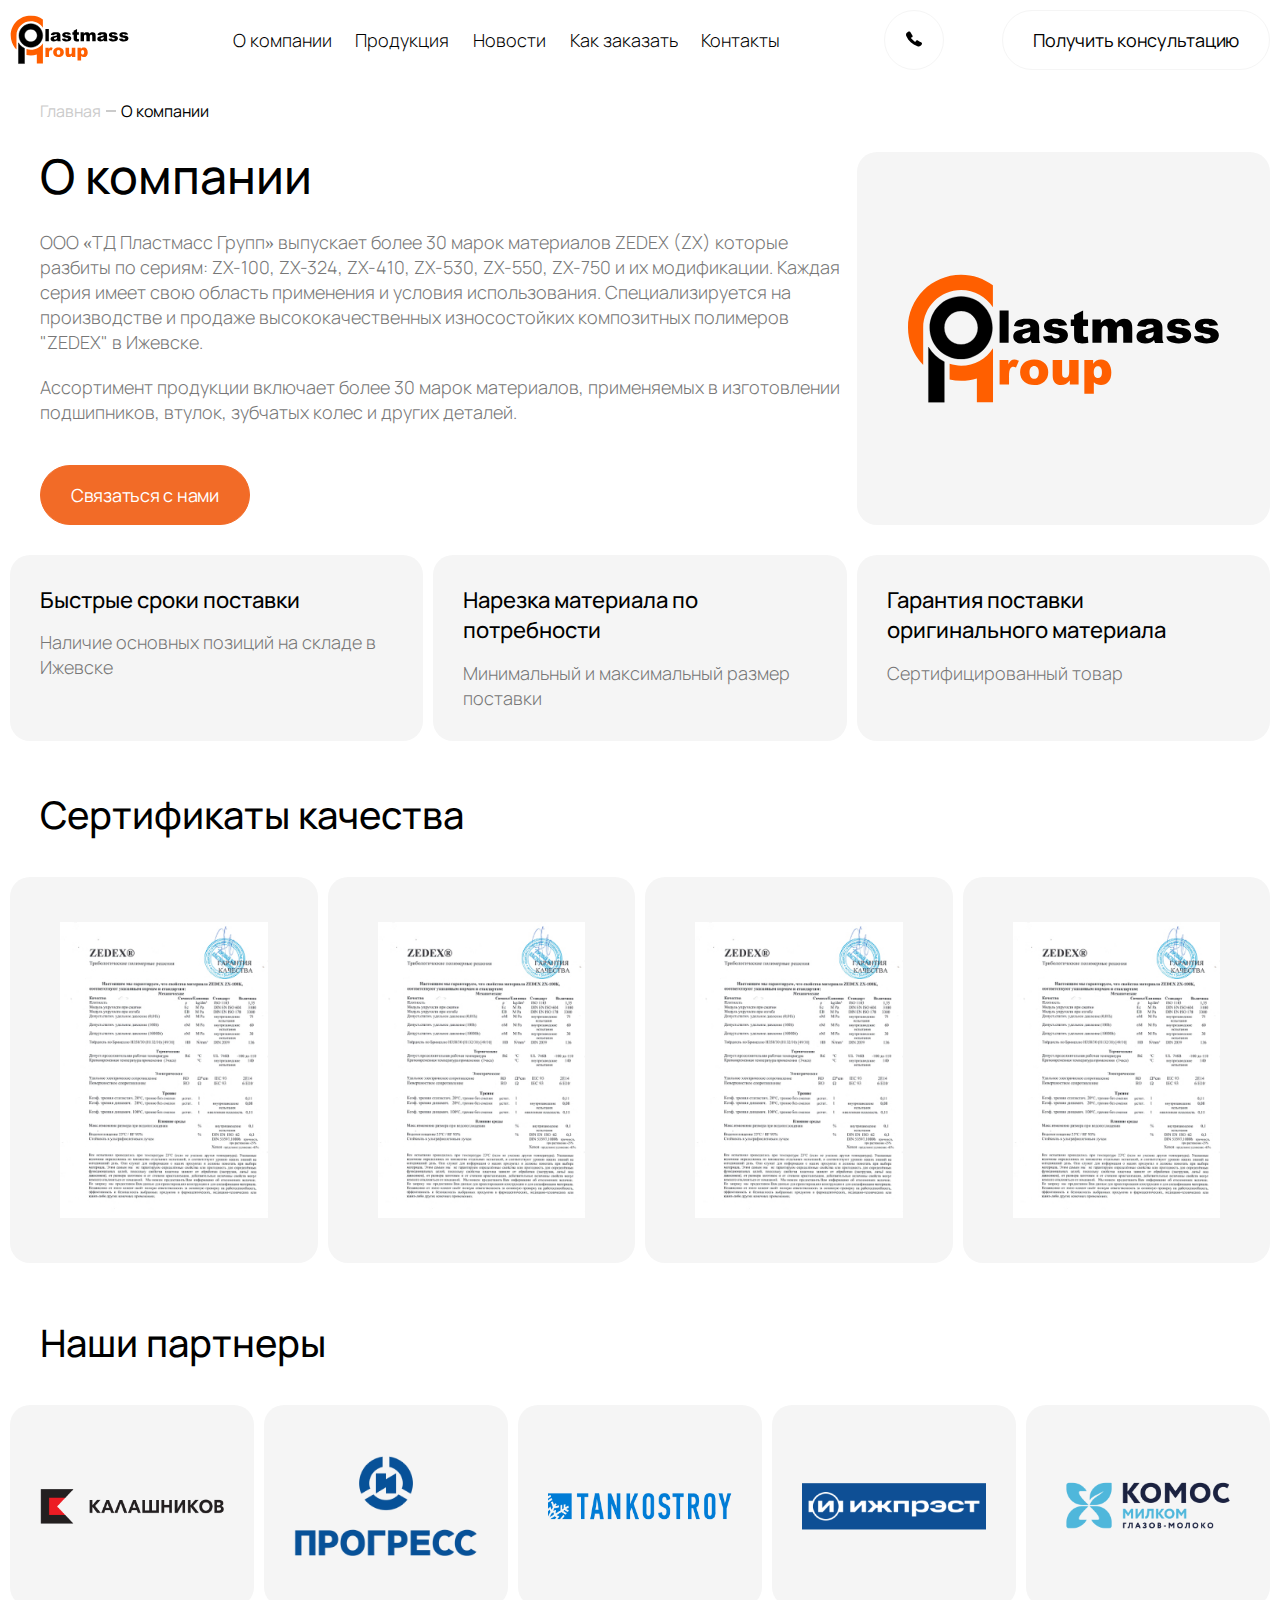
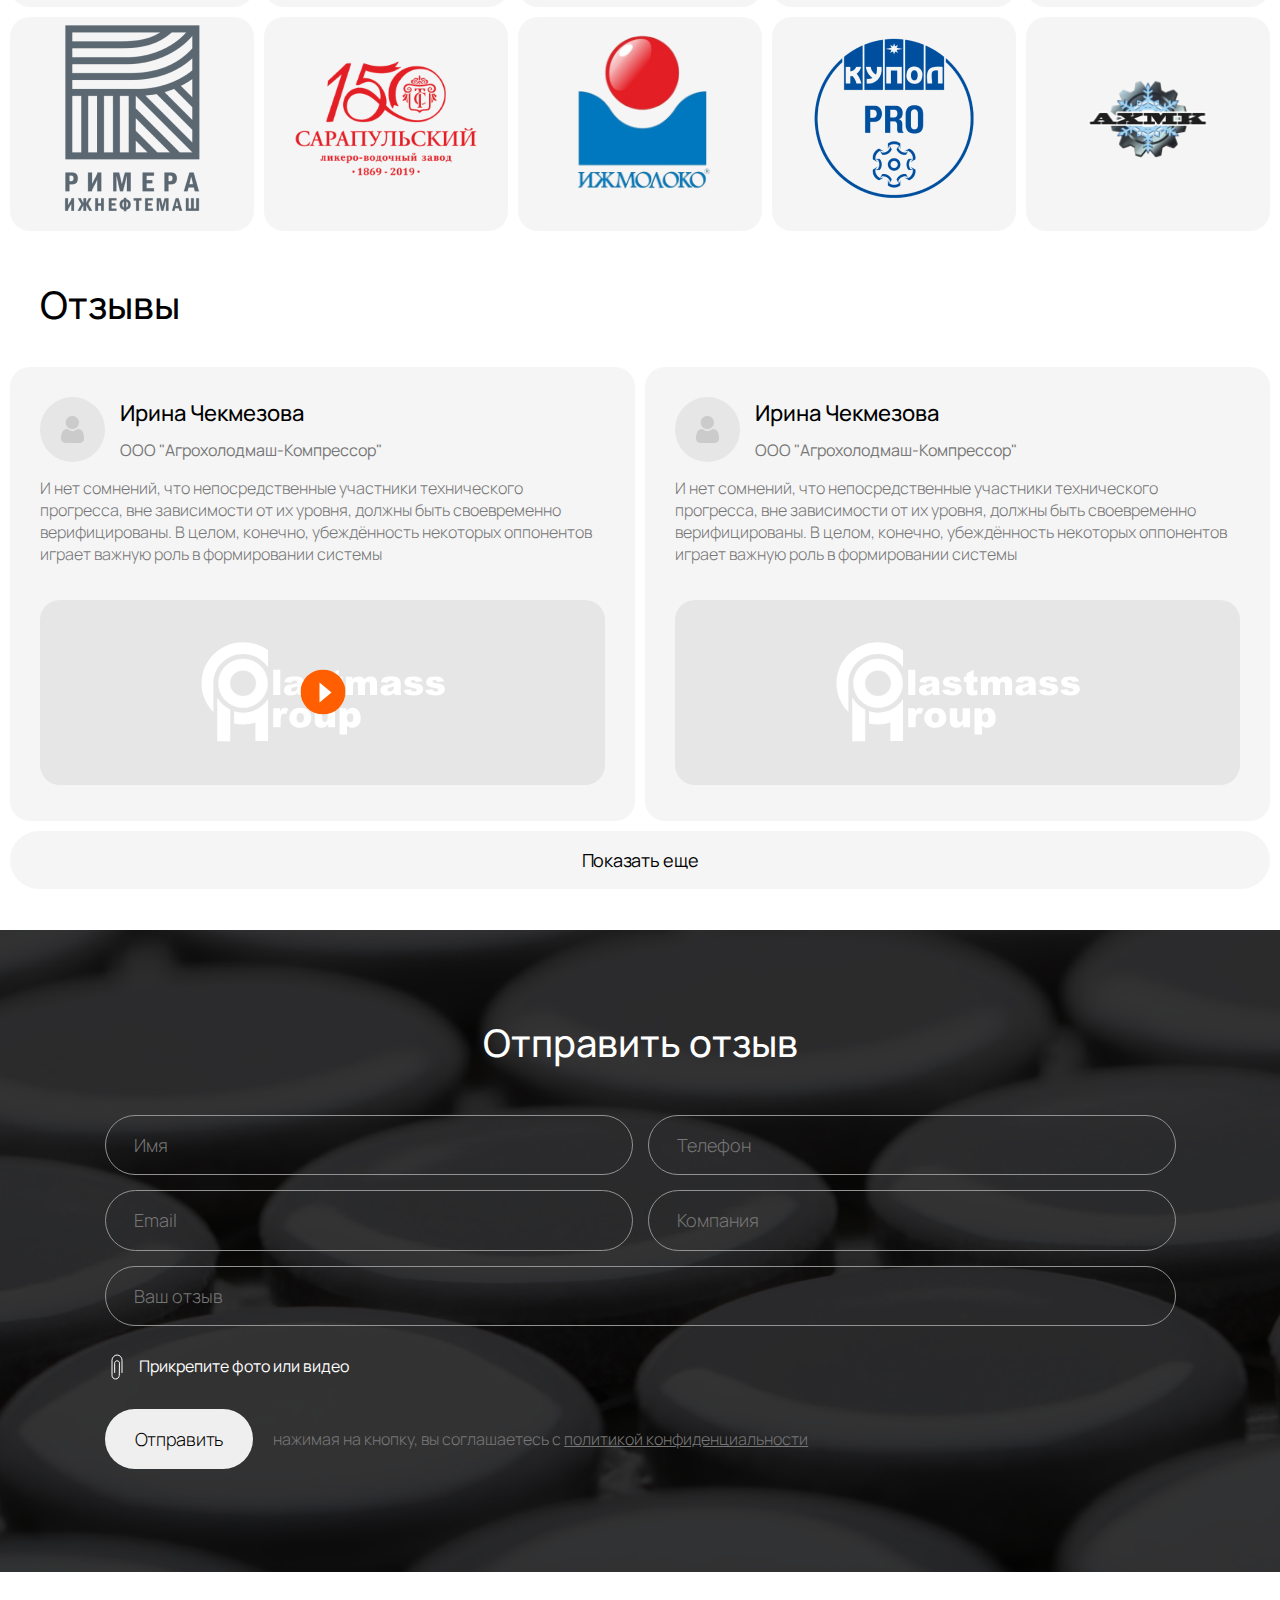
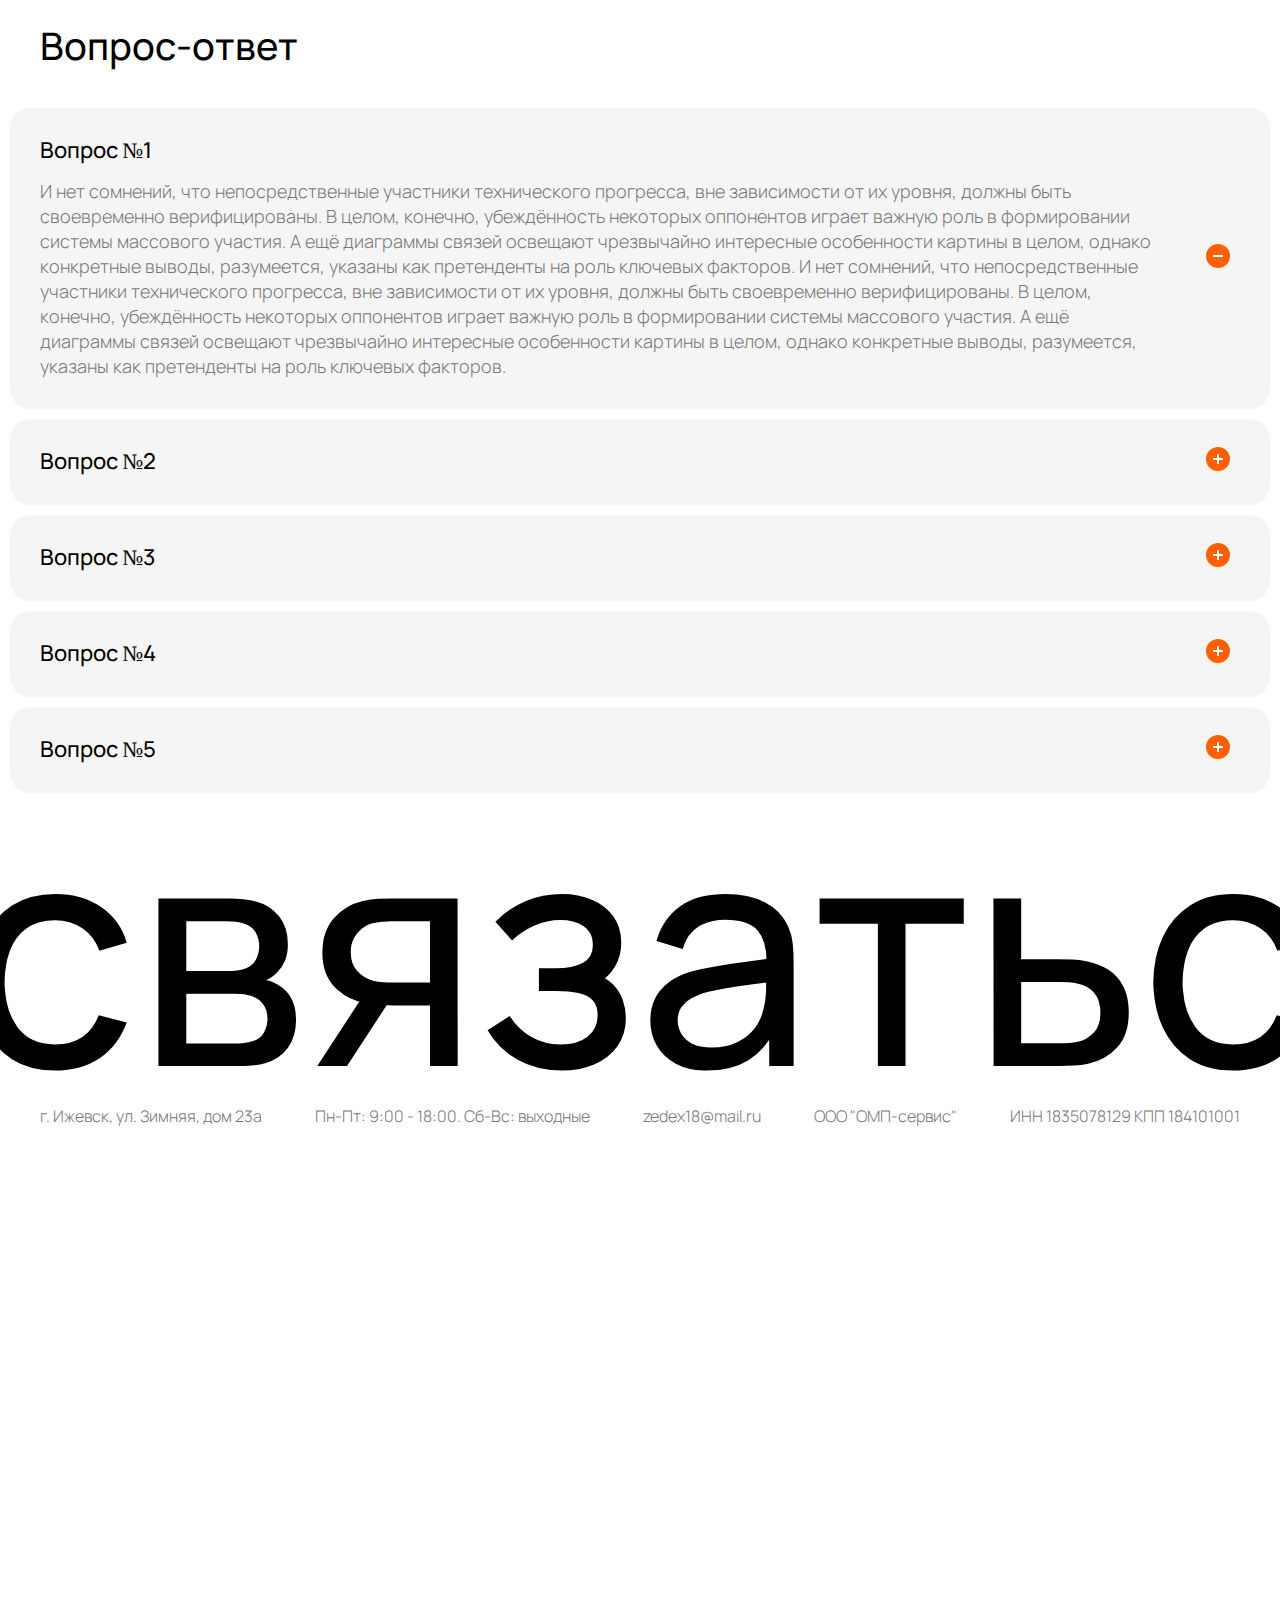
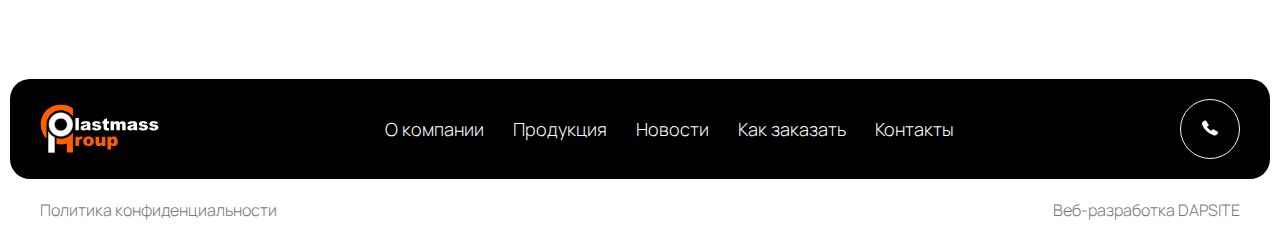
<file: about.html>
<!DOCTYPE html>
<html lang="en">
<head>
    <meta charset="UTF-8">
    <title>zedex</title>

    <meta name="viewport" content="width=device-width, initial-scale=1, user-scalable=no">

    <link rel="apple-touch-icon" sizes="180x180" href="apple-touch-icon.png">
    <link rel="icon" type="image/png" sizes="32x32" href="favicon-32x32.png">
    <link rel="icon" type="image/png" sizes="16x16" href="favicon-16x16.png">
    <link rel="mask-icon" href="safari-pinned-tab.svg" color="#5bbad5">
    <meta name="msapplication-TileColor" content="#da532c">
    <meta name="theme-color" content="#ffffff">

    <link rel="stylesheet" href="https://cdn.jsdelivr.net/npm/swiper@11/swiper-bundle.min.css"/>
    <link rel="stylesheet" href="fonts/stylesheet.css">
    <link rel="stylesheet" href="style/style.css">
    <script src="https://api-maps.yandex.ru/2.0-stable/?apikey=5295af57-8a66-47d9-a847-4e2ad736648d&load=package.full&lang=ru-RU" type="text/javascript"></script>
</head>
<body>

<header class="header lg-view lg-md-view md-view">
    <div class="wrapper-inside">
        <div class="header-container">
            <div class="logo">
                <a href="">
                    <svg width="148" height="61" viewBox="0 0 148 61" fill="none" xmlns="http://www.w3.org/2000/svg">
                        <g clip-path="url(#clip0_460_2738)">
                            <path fill-rule="evenodd" clip-rule="evenodd" d="M25.9032 10.2686C34.0497 10.2686 40.656 16.8325 40.656 24.9341C40.656 33.0325 34.053 39.5997 25.9032 39.5997C17.7534 39.5997 11.1504 33.0358 11.1504 24.9341C11.1504 16.8358 17.7567 10.2686 25.9032 10.2686ZM18.0206 59.839V40.8522C14.9104 39.3276 12.3114 36.9276 10.5469 33.9767V59.839H18.0206ZM25.9032 17.0554C21.5265 17.0554 17.981 20.5833 17.981 24.9308C17.981 29.2817 21.5298 32.8063 25.9032 32.8063C30.2799 32.8063 33.8255 29.2784 33.8255 24.9308C33.8255 20.5833 30.2799 17.0554 25.9032 17.0554Z" fill="black" stroke="black" style="fill:black;fill-opacity:1;stroke:black;stroke-opacity:1;" stroke-width="0.523292" stroke-miterlimit="22.9256"/>
                            <path fill-rule="evenodd" clip-rule="evenodd" d="M44.0508 16.833H48.3021V32.0101H44.0508V16.833ZM54.8721 24.5773L50.822 24.1543C50.9737 23.4527 51.1947 22.8953 51.4816 22.492C51.7685 22.0887 52.1808 21.7379 52.725 21.4428C53.1109 21.2264 53.6485 21.0625 54.3279 20.9445C55.0074 20.8265 55.7429 20.7674 56.5344 20.7674C57.8042 20.7674 58.8267 20.8396 59.5951 20.9806C60.3669 21.1215 61.0101 21.4199 61.5213 21.8691C61.8841 22.1805 62.1677 22.6199 62.3788 23.1871C62.5833 23.7609 62.6888 24.2986 62.6888 24.8199V29.6756C62.6888 30.1904 62.7251 30.5969 62.7878 30.892C62.8537 31.1838 62.9989 31.5609 63.2231 32.0166H59.2455C59.0872 31.7346 58.9817 31.5183 58.9322 31.3707C58.8827 31.2232 58.8365 30.9904 58.7871 30.6724C58.233 31.2068 57.6789 31.5838 57.1314 31.8101C56.3827 32.115 55.512 32.2658 54.5192 32.2658C53.1999 32.2658 52.1973 31.9609 51.5113 31.3543C50.8285 30.751 50.4888 30.0002 50.4888 29.1117C50.4888 28.2756 50.7329 27.5871 51.2276 27.0527C51.7224 26.5117 52.6294 26.1117 53.9552 25.8527C55.5483 25.5346 56.5773 25.3117 57.0522 25.1838C57.5206 25.056 58.0219 24.8855 58.5496 24.6822C58.5496 24.1642 58.4441 23.8035 58.2297 23.5937C58.012 23.3904 57.636 23.2822 57.0918 23.2822C56.3992 23.2822 55.8781 23.3937 55.5318 23.6133C55.258 23.7773 55.037 24.1019 54.8721 24.5773ZM58.5463 26.7904C57.9625 27.0002 57.3557 27.1838 56.7257 27.3412C55.8649 27.5674 55.3174 27.7937 55.0898 28.0133C54.8523 28.2428 54.7336 28.5019 54.7336 28.7904C54.7336 29.1215 54.8523 29.3904 55.0832 29.6035C55.3174 29.8133 55.6604 29.9183 56.1122 29.9183C56.5839 29.9183 57.0225 29.8035 57.4315 29.5806C57.8372 29.351 58.1241 29.0724 58.2956 28.7478C58.4671 28.4199 58.5496 27.9904 58.5496 27.4691V26.7904H58.5463ZM64.483 28.9674L68.6915 28.5707C68.8663 29.0691 69.1071 29.4264 69.4204 29.6396C69.7338 29.856 70.1493 29.9609 70.6704 29.9609C71.2377 29.9609 71.6797 29.8396 71.993 29.5969C72.2338 29.4199 72.3558 29.1937 72.3558 28.9248C72.3558 28.6199 72.1942 28.3871 71.8809 28.2232C71.65 28.1051 71.0431 27.9609 70.057 27.7871C68.586 27.5281 67.5602 27.2953 66.9897 27.0756C66.4158 26.856 65.9342 26.4887 65.5418 25.974C65.146 25.4592 64.9514 24.8691 64.9514 24.2035C64.9514 23.4789 65.1658 22.8527 65.5879 22.3314C66.0101 21.8035 66.5939 21.4133 67.336 21.1543C68.0781 20.8953 69.0741 20.7642 70.3241 20.7642C71.6434 20.7642 72.6164 20.8658 73.2463 21.0658C73.8763 21.2658 74.3974 21.5773 74.8163 22.0002C75.2351 22.4199 75.5847 22.9904 75.8651 23.7084L71.8446 24.1051C71.739 23.751 71.5675 23.4953 71.3235 23.3281C70.9904 23.1051 70.588 22.9969 70.1163 22.9969C69.6414 22.9969 69.2885 23.0822 69.0708 23.2527C68.8498 23.4232 68.7443 23.6265 68.7443 23.8691C68.7443 24.1412 68.8828 24.3412 69.1599 24.4789C69.4369 24.6166 70.0405 24.7412 70.9739 24.8527C72.3822 25.0133 73.431 25.2297 74.117 25.515C74.8064 25.7969 75.3341 26.2002 75.6969 26.7281C76.063 27.2527 76.2444 27.8264 76.2444 28.456C76.2444 29.092 76.0531 29.7117 75.6639 30.3117C75.2813 30.9117 74.6711 31.3904 73.8433 31.7445C73.0121 32.1019 71.8809 32.2789 70.4527 32.2789C68.4343 32.2789 66.993 31.9937 66.1354 31.4199C65.2812 30.8363 64.7271 30.0199 64.483 28.9674ZM83.3783 16.833V21.0166H85.7102V24.092H83.3783V27.9937C83.3783 28.4625 83.4245 28.774 83.5136 28.9281C83.6521 29.1609 83.8928 29.2822 84.2425 29.2822C84.5558 29.2822 84.9912 29.1904 85.5551 29.0101L85.8685 31.9215C84.8197 32.1478 83.8434 32.2592 82.9331 32.2592C81.8777 32.2592 81.0993 32.1248 80.6013 31.856C80.0999 31.5871 79.7306 31.1773 79.4931 30.6297C79.2523 30.0822 79.1336 29.1904 79.1336 27.9609V24.092H77.5702V21.0166H79.1336V18.9937L83.3783 16.833ZM87.7616 21.0166H91.7195V22.6232C92.2933 21.951 92.8639 21.4789 93.4444 21.1904C94.0249 20.9084 94.7241 20.7674 95.5453 20.7674C96.426 20.7674 97.1252 20.9215 97.6364 21.233C98.1509 21.5445 98.5698 22.0068 98.8996 22.6232C99.5658 21.9051 100.173 21.4133 100.723 21.1576C101.271 20.8986 101.947 20.7674 102.752 20.7674C103.939 20.7674 104.866 21.1183 105.532 21.8199C106.202 22.5183 106.532 23.6166 106.532 25.1051V32.0101H102.284V25.7478C102.284 25.2494 102.188 24.8789 101.993 24.6396C101.71 24.2625 101.353 24.0691 100.931 24.0691C100.433 24.0691 100.028 24.2494 99.7241 24.6068C99.4174 24.9674 99.269 25.5445 99.269 26.3379V32.0101H95.0176V25.9543C95.0176 25.4691 94.988 25.1445 94.9352 24.9707C94.8428 24.6953 94.6878 24.4724 94.4668 24.3019C94.2426 24.1314 93.982 24.0461 93.6852 24.0461C93.197 24.0461 92.8012 24.2297 92.4879 24.5937C92.1746 24.9609 92.0196 25.5609 92.0196 26.3969V32.0101H87.7715V21.0166H87.7616ZM112.92 24.5773L108.87 24.1543C109.022 23.4527 109.243 22.8953 109.53 22.492C109.817 22.0887 110.229 21.7379 110.773 21.4428C111.159 21.2264 111.697 21.0625 112.376 20.9445C113.055 20.8265 113.791 20.7674 114.582 20.7674C115.852 20.7674 116.875 20.8396 117.643 20.9806C118.415 21.1215 119.058 21.4199 119.569 21.8691C119.932 22.1805 120.216 22.6199 120.427 23.1871C120.635 23.7609 120.737 24.2986 120.737 24.8199V29.6756C120.737 30.1904 120.773 30.5969 120.836 30.892C120.902 31.1838 121.047 31.5609 121.271 32.0166H117.294C117.135 31.7346 117.03 31.5183 116.98 31.3707C116.931 31.2232 116.885 30.9904 116.835 30.6724C116.281 31.2068 115.727 31.5838 115.179 31.8101C114.431 32.115 113.56 32.2658 112.567 32.2658C111.248 32.2658 110.245 31.9609 109.559 31.3543C108.877 30.751 108.537 30.0002 108.537 29.1117C108.537 28.2756 108.781 27.5871 109.276 27.0527C109.77 26.5117 110.677 26.1117 112.003 25.8527C113.596 25.5346 114.625 25.3117 115.1 25.1838C115.569 25.056 116.07 24.8855 116.598 24.6822C116.598 24.1642 116.492 23.8035 116.278 23.5937C116.06 23.3904 115.684 23.2822 115.14 23.2822C114.447 23.2822 113.926 23.3937 113.58 23.6133C113.309 23.7773 113.088 24.1019 112.92 24.5773ZM116.598 26.7904C116.014 27.0002 115.407 27.1838 114.777 27.3412C113.916 27.5674 113.369 27.7937 113.141 28.0133C112.904 28.2428 112.785 28.5019 112.785 28.7904C112.785 29.1215 112.904 29.3904 113.135 29.6035C113.369 29.8133 113.712 29.9183 114.164 29.9183C114.635 29.9183 115.074 29.8035 115.483 29.5806C115.889 29.351 116.175 29.0724 116.347 28.7478C116.519 28.4199 116.601 27.9904 116.601 27.4691V26.7904H116.598ZM122.534 28.9674L126.743 28.5707C126.918 29.0691 127.158 29.4264 127.472 29.6396C127.785 29.856 128.201 29.9609 128.722 29.9609C129.289 29.9609 129.731 29.8396 130.044 29.5969C130.285 29.4199 130.407 29.1937 130.407 28.9248C130.407 28.6199 130.246 28.3871 129.932 28.2232C129.701 28.1051 129.094 27.9609 128.108 27.7871C126.637 27.5281 125.612 27.2953 125.041 27.0756C124.467 26.856 123.986 26.4887 123.593 25.974C123.197 25.4592 123.003 24.8691 123.003 24.2035C123.003 23.4789 123.217 22.8527 123.639 22.3314C124.061 21.8035 124.645 21.4133 125.387 21.1543C126.129 20.8953 127.125 20.7642 128.375 20.7642C129.695 20.7642 130.668 20.8658 131.298 21.0658C131.928 21.2658 132.449 21.5773 132.868 22.0002C133.286 22.4199 133.636 22.9904 133.916 23.7084L129.896 24.1051C129.79 23.751 129.619 23.4953 129.375 23.3281C129.042 23.1051 128.639 22.9969 128.168 22.9969C127.693 22.9969 127.34 23.0822 127.122 23.2527C126.901 23.4232 126.796 23.6265 126.796 23.8691C126.796 24.1412 126.934 24.3412 127.211 24.4789C127.488 24.6166 128.092 24.7412 129.025 24.8527C130.434 25.0133 131.482 25.2297 132.168 25.515C132.858 25.7969 133.385 26.2002 133.748 26.7281C134.114 27.2527 134.296 27.8264 134.296 28.456C134.296 29.092 134.104 29.7117 133.715 30.3117C133.333 30.9117 132.722 31.3904 131.895 31.7445C131.064 32.1019 129.932 32.2789 128.504 32.2789C126.486 32.2789 125.044 31.9937 124.19 31.4199C123.329 30.8363 122.778 30.0199 122.534 28.9674ZM135.562 28.9674L139.771 28.5707C139.946 29.0691 140.186 29.4264 140.5 29.6396C140.813 29.856 141.229 29.9609 141.75 29.9609C142.317 29.9609 142.759 29.8396 143.072 29.5969C143.313 29.4199 143.435 29.1937 143.435 28.9248C143.435 28.6199 143.273 28.3871 142.96 28.2232C142.729 28.1051 142.122 27.9609 141.136 27.7871C139.665 27.5281 138.639 27.2953 138.069 27.0756C137.498 26.856 137.013 26.4887 136.621 25.974C136.225 25.4592 136.031 24.8691 136.031 24.2035C136.031 23.4789 136.245 22.8527 136.667 22.3314C137.089 21.8035 137.673 21.4133 138.415 21.1543C139.157 20.8953 140.153 20.7642 141.403 20.7642C142.723 20.7642 143.696 20.8658 144.326 21.0658C144.955 21.2658 145.477 21.5773 145.895 22.0002C146.314 22.4199 146.664 22.9904 146.944 23.7084L142.924 24.1051C142.818 23.751 142.647 23.4953 142.403 23.3281C142.07 23.1051 141.667 22.9969 141.196 22.9969C140.721 22.9969 140.368 23.0822 140.15 23.2527C139.929 23.4232 139.823 23.6265 139.823 23.8691C139.823 24.1412 139.962 24.3412 140.239 24.4789C140.516 24.6166 141.12 24.7412 142.053 24.8527C143.461 25.0133 144.51 25.2297 145.196 25.515C145.886 25.7969 146.413 26.2002 146.776 26.7281C147.142 27.2527 147.324 27.8264 147.324 28.456C147.324 29.092 147.132 29.7117 146.743 30.3117C146.36 30.9117 145.75 31.3904 144.922 31.7445C144.091 32.1019 142.96 32.2789 141.532 32.2789C139.513 32.2789 138.072 31.9937 137.218 31.4199C136.36 30.8363 135.806 30.0199 135.562 28.9674Z" fill="black" style="fill:black;fill-opacity:1;"/>
                            <path fill-rule="evenodd" clip-rule="evenodd" d="M40.9468 59.8391H33.3445V48.6587C30.9929 49.3866 28.4962 49.78 25.9038 49.78C24.0502 49.78 22.2461 49.5768 20.508 49.1964V41.8456C22.2098 42.3833 24.0238 42.6718 25.9038 42.6718C32.2231 42.6718 37.7773 39.4063 40.9468 34.4784V59.8391ZM8.06062 24.7702C8.14967 15.0489 16.1016 7.19316 25.9038 7.19316C32.1934 7.19316 37.7212 10.4259 40.8974 15.3145V5.05218C36.7218 1.93414 31.5272 0.0849609 25.9038 0.0849609C12.1009 0.0849609 0.910156 11.2096 0.910156 24.9309C0.910156 27.8915 1.43127 30.7341 2.38775 33.3669L2.44052 33.5112L2.4636 33.5735C3.28155 35.7735 4.40623 37.826 5.78487 39.6751C6.43132 40.544 7.13054 41.3669 7.87922 42.144V42.1309C7.93859 42.1932 8.00125 42.2555 8.06062 42.3145V24.7702Z" fill="#F26B27" style="fill:#F26B27;fill:color(display-p3 0.9495 0.4194 0.1521);fill-opacity:1;"/>
                            <path fill-rule="evenodd" clip-rule="evenodd" d="M44.0508 40.0459H48.19V41.9213C48.5891 41.1114 49.0014 40.5508 49.4268 40.2426C49.849 39.9377 50.3734 39.7803 50.9968 39.7803C51.6498 39.7803 52.3622 39.9836 53.1373 40.3836L51.7685 43.518C51.2507 43.3016 50.8352 43.1934 50.5284 43.1934C49.9512 43.1934 49.4994 43.4327 49.1828 43.9049C48.7276 44.577 48.4967 45.8295 48.4967 47.6655V51.5114H44.0508V40.0459ZM53.7046 45.8131C53.7046 44.0655 54.2983 42.6196 55.4856 41.4885C56.6762 40.3541 58.2792 39.7836 60.3009 39.7836C62.613 39.7836 64.361 40.4524 65.5385 41.7836C66.4883 42.8557 66.9633 44.1803 66.9633 45.7508C66.9633 47.5147 66.3729 48.9606 65.1987 50.0885C64.0213 51.2131 62.3953 51.777 60.3141 51.777C58.4606 51.777 56.9599 51.3081 55.8154 50.3704C54.4038 49.2131 53.7046 47.695 53.7046 45.8131ZM58.1373 45.8032C58.1373 46.8295 58.3451 47.5836 58.764 48.0721C59.1796 48.5639 59.704 48.8098 60.3339 48.8098C60.9705 48.8098 61.4949 48.5672 61.9039 48.0819C62.3161 47.5999 62.5206 46.8295 62.5206 45.7573C62.5206 44.7639 62.3128 44.0229 61.9006 43.5377C61.4883 43.0557 60.9771 42.8098 60.3669 42.8098C59.7205 42.8098 59.1861 43.0557 58.7673 43.5475C58.3484 44.0426 58.1373 44.7967 58.1373 45.8032ZM81.2576 51.518H77.125V49.659C76.5082 50.4229 75.8882 50.9672 75.2615 51.2885C74.6349 51.6131 73.8631 51.7737 72.9495 51.7737C71.7324 51.7737 70.7793 51.4131 70.0867 50.6885C69.3973 49.9639 69.051 48.8491 69.051 47.3442V40.0426H73.497V46.3541C73.497 47.0721 73.6322 47.5868 73.8961 47.8885C74.1665 48.1901 74.5425 48.3409 75.0273 48.3409C75.5584 48.3409 75.9871 48.1377 76.3268 47.7377C76.6632 47.3311 76.8314 46.6098 76.8314 45.5639V40.0426H81.2576V51.518ZM83.9621 55.8852V40.0459H88.1013V41.7409C88.6752 41.0262 89.1996 40.5442 89.6779 40.2918C90.3243 39.9508 91.0367 39.7836 91.8184 39.7836C93.3619 39.7836 94.5559 40.3737 95.4035 41.5475C96.2446 42.7213 96.67 44.1737 96.67 45.9016C96.67 47.8098 96.2116 49.2655 95.2914 50.2721C94.3712 51.2754 93.2069 51.777 91.8052 51.777C91.1225 51.777 90.4991 51.6622 89.9384 51.4327C89.3777 51.1999 88.8731 50.859 88.4312 50.4032V55.8819H83.9621V55.8852ZM88.3982 45.8131C88.3982 46.7213 88.5862 47.3967 88.9721 47.8327C89.3547 48.2721 89.8395 48.4918 90.4266 48.4918C90.9411 48.4918 91.3731 48.2819 91.7228 47.859C92.0724 47.4393 92.2472 46.7245 92.2472 45.7147C92.2472 44.7868 92.0658 44.1049 91.703 43.6688C91.3435 43.2295 90.8982 43.0131 90.3771 43.0131C89.8098 43.0131 89.3382 43.2327 88.9622 43.6721C88.5829 44.1147 88.3982 44.8295 88.3982 45.8131Z" fill="#F26B27" style="fill:#F26B27;fill:color(display-p3 0.9495 0.4194 0.1521);fill-opacity:1;"/>
                        </g>
                        <defs>
                            <clipPath id="clip0_460_2738">
                                <rect width="148" height="61" fill="white" style="fill:white;fill-opacity:1;"/>
                            </clipPath>
                        </defs>
                    </svg>
                </a>
            </div>
            <div class="nav-menu">
                <div class="nav">
                    <ul>
                        <li>
                            <a href="about.html" class="hovered-link">
                                <span class="hovered-link-container hovered-top">
                                    <span class="visible-link-name">О компании</span>
                                    <span class="hidden-link-name">О компании</span>
                                </span>
                            </a>
                        </li>
                        <li>
                            <a href="products.html" class="hovered-link">
                                <span class="hovered-link-container hovered-top">
                                    <span class="visible-link-name">Продукция</span>
                                    <span class="hidden-link-name">Продукция</span>
                                </span>
                            </a>
                        </li>
                        <li>
                            <a href="news.html" class="hovered-link">
                                <span class="hovered-link-container hovered-top">
                                    <span class="visible-link-name">Новости</span>
                                    <span class="hidden-link-name">Новости</span>
                                </span>
                            </a>
                        </li>
                        <li>
                            <a href="how-to-buy.html" class="hovered-link">
                                <span class="hovered-link-container hovered-top">
                                    <span class="visible-link-name">Как заказать</span>
                                    <span class="hidden-link-name">Как заказать</span>
                                </span>
                            </a>
                        </li>
                        <li>
                            <a href="contacts.html" class="hovered-link">
                                <span class="hovered-link-container hovered-top">
                                    <span class="visible-link-name">Контакты</span>
                                    <span class="hidden-link-name">Контакты</span>
                                </span>
                            </a>
                        </li>
                    </ul>
                </div>
            </div>
            <div class="numbers lg-view lg-md-view">
                <a href="tel:+73412656536" class="ya_counter hovered-link" data-counter="phone_number">
                    <span class="hovered-link-container hovered-top">
                        <span class="visible-link-name">+7 (3412) 65 65 36</span>
                        <span class="hidden-link-name">+7 (3412) 65 65 36</span>
                    </span>
                </a>
                <a href="tel:+79829950557" class="ya_counter hovered-link" data-counter="phone_number">
                    <span class="hovered-link-container hovered-top">
                        <span class="visible-link-name">+7 (982) 995 05 57</span>
                        <span class="hidden-link-name">+7 (982) 995 05 57</span>
                    </span>
                </a>
            </div>
            <div class="numbers md-view xs-md-view xs-view">
                <a href="#" class="btn btn-icon open-phones-block gray">
                    <div class="numbers-icon">
                        <svg xmlns="http://www.w3.org/2000/svg" width="16" height="16" viewBox="0 0 16 16" fill="none">
                            <path d="M15.9683 12.3061C15.8679 11.8592 15.5534 11.4591 15.1016 11.2091C14.265 10.7497 13.3982 10.3059 12.5616 9.87778L11.9894 9.58402C11.2598 9.21212 10.7612 9.28087 10.4701 9.40588C10.1923 9.52464 9.82753 9.80903 9.67025 10.4934C9.6663 10.5046 9.66405 10.5161 9.66355 10.5278C9.61335 10.706 9.4728 10.7778 9.39249 10.806C9.20843 10.8653 8.99091 10.8247 8.8102 10.6935C7.43782 9.68881 6.19768 8.53592 5.11567 7.25887C4.97512 7.09636 4.93161 6.89635 4.99854 6.72447C5.02866 6.64634 5.11232 6.5057 5.34658 6.45883C5.35662 6.4557 5.37 6.4557 5.38004 6.45258C6.12296 6.29944 6.41746 5.94317 6.53793 5.67128C6.66844 5.36501 6.71195 4.83998 6.17316 4.08368C5.76824 3.51802 5.43024 2.89923 5.10228 2.2992C4.95169 2.02731 4.80445 1.75541 4.65051 1.48665C4.34263 0.955366 3.93101 0.624096 3.4625 0.527215C3.0375 0.442835 2.58907 0.555342 2.16407 0.85536C1.74241 1.15538 1.29732 1.48665 0.875667 1.86792C-0.0312324 2.69297 -0.238715 3.73679 0.276645 4.88373C2.4619 9.7684 6.22671 13.2592 11.4707 15.2625C11.8789 15.4219 12.2805 15.5 12.662 15.5C13.3514 15.5 13.9839 15.2437 14.5327 14.7375C14.9778 14.3281 15.3693 13.8562 15.704 13.4405C15.9616 13.1124 16.0554 12.7092 15.9683 12.3061Z" fill="currentColor" />
                        </svg>
                    </div>
                </a>
                <div class="numbers-hidden-block">
                    <a href="tel:+73412656536" class="ya_counter hovered-link" data-counter="phone_number">
                        <span class="hovered-link-container hovered-top">
                            <span class="visible-link-name">+7 (3412) 65 65 36</span>
                            <span class="hidden-link-name">+7 (3412) 65 65 36</span>
                        </span>
                    </a>
                    <a href="tel:+79829950557" class="ya_counter hovered-link" data-counter="phone_number">
                        <span class="hovered-link-container hovered-top">
                            <span class="visible-link-name">+7 (982) 995 05 57</span>
                            <span class="hidden-link-name">+7 (982) 995 05 57</span>
                        </span>
                    </a>
                </div>
            </div>
            <div class="button-call-back">
                <a href="#" class="btn gray">Получить&nbsp;консультацию</a>
            </div>
        </div>

    </div>
</header>



<header class="header xs-md-view xs-view">
    <div class="wrapper-inside">
        <div class="header-container">
            <div class="header-container-left">
                <div class="mobile-menu-open xs-md-view">
                    <a href="#" class="btn btn-icon gray">
                        <span></span>
                    </a>
                </div>
                <div class="logo">
                    <a href="">
                        <svg width="148" height="61" viewBox="0 0 148 61" fill="none" xmlns="http://www.w3.org/2000/svg">
                            <g clip-path="url(#clip0_460_2738)">
                                <path fill-rule="evenodd" clip-rule="evenodd" d="M25.9032 10.2686C34.0497 10.2686 40.656 16.8325 40.656 24.9341C40.656 33.0325 34.053 39.5997 25.9032 39.5997C17.7534 39.5997 11.1504 33.0358 11.1504 24.9341C11.1504 16.8358 17.7567 10.2686 25.9032 10.2686ZM18.0206 59.839V40.8522C14.9104 39.3276 12.3114 36.9276 10.5469 33.9767V59.839H18.0206ZM25.9032 17.0554C21.5265 17.0554 17.981 20.5833 17.981 24.9308C17.981 29.2817 21.5298 32.8063 25.9032 32.8063C30.2799 32.8063 33.8255 29.2784 33.8255 24.9308C33.8255 20.5833 30.2799 17.0554 25.9032 17.0554Z" fill="currentColor" stroke="currentColor" style="fill-opacity:1;stroke-opacity:1;" stroke-width="0.523292" stroke-miterlimit="22.9256"/>
                                <path fill-rule="evenodd" clip-rule="evenodd" d="M44.0508 16.833H48.3021V32.0101H44.0508V16.833ZM54.8721 24.5773L50.822 24.1543C50.9737 23.4527 51.1947 22.8953 51.4816 22.492C51.7685 22.0887 52.1808 21.7379 52.725 21.4428C53.1109 21.2264 53.6485 21.0625 54.3279 20.9445C55.0074 20.8265 55.7429 20.7674 56.5344 20.7674C57.8042 20.7674 58.8267 20.8396 59.5951 20.9806C60.3669 21.1215 61.0101 21.4199 61.5213 21.8691C61.8841 22.1805 62.1677 22.6199 62.3788 23.1871C62.5833 23.7609 62.6888 24.2986 62.6888 24.8199V29.6756C62.6888 30.1904 62.7251 30.5969 62.7878 30.892C62.8537 31.1838 62.9989 31.5609 63.2231 32.0166H59.2455C59.0872 31.7346 58.9817 31.5183 58.9322 31.3707C58.8827 31.2232 58.8365 30.9904 58.7871 30.6724C58.233 31.2068 57.6789 31.5838 57.1314 31.8101C56.3827 32.115 55.512 32.2658 54.5192 32.2658C53.1999 32.2658 52.1973 31.9609 51.5113 31.3543C50.8285 30.751 50.4888 30.0002 50.4888 29.1117C50.4888 28.2756 50.7329 27.5871 51.2276 27.0527C51.7224 26.5117 52.6294 26.1117 53.9552 25.8527C55.5483 25.5346 56.5773 25.3117 57.0522 25.1838C57.5206 25.056 58.0219 24.8855 58.5496 24.6822C58.5496 24.1642 58.4441 23.8035 58.2297 23.5937C58.012 23.3904 57.636 23.2822 57.0918 23.2822C56.3992 23.2822 55.8781 23.3937 55.5318 23.6133C55.258 23.7773 55.037 24.1019 54.8721 24.5773ZM58.5463 26.7904C57.9625 27.0002 57.3557 27.1838 56.7257 27.3412C55.8649 27.5674 55.3174 27.7937 55.0898 28.0133C54.8523 28.2428 54.7336 28.5019 54.7336 28.7904C54.7336 29.1215 54.8523 29.3904 55.0832 29.6035C55.3174 29.8133 55.6604 29.9183 56.1122 29.9183C56.5839 29.9183 57.0225 29.8035 57.4315 29.5806C57.8372 29.351 58.1241 29.0724 58.2956 28.7478C58.4671 28.4199 58.5496 27.9904 58.5496 27.4691V26.7904H58.5463ZM64.483 28.9674L68.6915 28.5707C68.8663 29.0691 69.1071 29.4264 69.4204 29.6396C69.7338 29.856 70.1493 29.9609 70.6704 29.9609C71.2377 29.9609 71.6797 29.8396 71.993 29.5969C72.2338 29.4199 72.3558 29.1937 72.3558 28.9248C72.3558 28.6199 72.1942 28.3871 71.8809 28.2232C71.65 28.1051 71.0431 27.9609 70.057 27.7871C68.586 27.5281 67.5602 27.2953 66.9897 27.0756C66.4158 26.856 65.9342 26.4887 65.5418 25.974C65.146 25.4592 64.9514 24.8691 64.9514 24.2035C64.9514 23.4789 65.1658 22.8527 65.5879 22.3314C66.0101 21.8035 66.5939 21.4133 67.336 21.1543C68.0781 20.8953 69.0741 20.7642 70.3241 20.7642C71.6434 20.7642 72.6164 20.8658 73.2463 21.0658C73.8763 21.2658 74.3974 21.5773 74.8163 22.0002C75.2351 22.4199 75.5847 22.9904 75.8651 23.7084L71.8446 24.1051C71.739 23.751 71.5675 23.4953 71.3235 23.3281C70.9904 23.1051 70.588 22.9969 70.1163 22.9969C69.6414 22.9969 69.2885 23.0822 69.0708 23.2527C68.8498 23.4232 68.7443 23.6265 68.7443 23.8691C68.7443 24.1412 68.8828 24.3412 69.1599 24.4789C69.4369 24.6166 70.0405 24.7412 70.9739 24.8527C72.3822 25.0133 73.431 25.2297 74.117 25.515C74.8064 25.7969 75.3341 26.2002 75.6969 26.7281C76.063 27.2527 76.2444 27.8264 76.2444 28.456C76.2444 29.092 76.0531 29.7117 75.6639 30.3117C75.2813 30.9117 74.6711 31.3904 73.8433 31.7445C73.0121 32.1019 71.8809 32.2789 70.4527 32.2789C68.4343 32.2789 66.993 31.9937 66.1354 31.4199C65.2812 30.8363 64.7271 30.0199 64.483 28.9674ZM83.3783 16.833V21.0166H85.7102V24.092H83.3783V27.9937C83.3783 28.4625 83.4245 28.774 83.5136 28.9281C83.6521 29.1609 83.8928 29.2822 84.2425 29.2822C84.5558 29.2822 84.9912 29.1904 85.5551 29.0101L85.8685 31.9215C84.8197 32.1478 83.8434 32.2592 82.9331 32.2592C81.8777 32.2592 81.0993 32.1248 80.6013 31.856C80.0999 31.5871 79.7306 31.1773 79.4931 30.6297C79.2523 30.0822 79.1336 29.1904 79.1336 27.9609V24.092H77.5702V21.0166H79.1336V18.9937L83.3783 16.833ZM87.7616 21.0166H91.7195V22.6232C92.2933 21.951 92.8639 21.4789 93.4444 21.1904C94.0249 20.9084 94.7241 20.7674 95.5453 20.7674C96.426 20.7674 97.1252 20.9215 97.6364 21.233C98.1509 21.5445 98.5698 22.0068 98.8996 22.6232C99.5658 21.9051 100.173 21.4133 100.723 21.1576C101.271 20.8986 101.947 20.7674 102.752 20.7674C103.939 20.7674 104.866 21.1183 105.532 21.8199C106.202 22.5183 106.532 23.6166 106.532 25.1051V32.0101H102.284V25.7478C102.284 25.2494 102.188 24.8789 101.993 24.6396C101.71 24.2625 101.353 24.0691 100.931 24.0691C100.433 24.0691 100.028 24.2494 99.7241 24.6068C99.4174 24.9674 99.269 25.5445 99.269 26.3379V32.0101H95.0176V25.9543C95.0176 25.4691 94.988 25.1445 94.9352 24.9707C94.8428 24.6953 94.6878 24.4724 94.4668 24.3019C94.2426 24.1314 93.982 24.0461 93.6852 24.0461C93.197 24.0461 92.8012 24.2297 92.4879 24.5937C92.1746 24.9609 92.0196 25.5609 92.0196 26.3969V32.0101H87.7715V21.0166H87.7616ZM112.92 24.5773L108.87 24.1543C109.022 23.4527 109.243 22.8953 109.53 22.492C109.817 22.0887 110.229 21.7379 110.773 21.4428C111.159 21.2264 111.697 21.0625 112.376 20.9445C113.055 20.8265 113.791 20.7674 114.582 20.7674C115.852 20.7674 116.875 20.8396 117.643 20.9806C118.415 21.1215 119.058 21.4199 119.569 21.8691C119.932 22.1805 120.216 22.6199 120.427 23.1871C120.635 23.7609 120.737 24.2986 120.737 24.8199V29.6756C120.737 30.1904 120.773 30.5969 120.836 30.892C120.902 31.1838 121.047 31.5609 121.271 32.0166H117.294C117.135 31.7346 117.03 31.5183 116.98 31.3707C116.931 31.2232 116.885 30.9904 116.835 30.6724C116.281 31.2068 115.727 31.5838 115.179 31.8101C114.431 32.115 113.56 32.2658 112.567 32.2658C111.248 32.2658 110.245 31.9609 109.559 31.3543C108.877 30.751 108.537 30.0002 108.537 29.1117C108.537 28.2756 108.781 27.5871 109.276 27.0527C109.77 26.5117 110.677 26.1117 112.003 25.8527C113.596 25.5346 114.625 25.3117 115.1 25.1838C115.569 25.056 116.07 24.8855 116.598 24.6822C116.598 24.1642 116.492 23.8035 116.278 23.5937C116.06 23.3904 115.684 23.2822 115.14 23.2822C114.447 23.2822 113.926 23.3937 113.58 23.6133C113.309 23.7773 113.088 24.1019 112.92 24.5773ZM116.598 26.7904C116.014 27.0002 115.407 27.1838 114.777 27.3412C113.916 27.5674 113.369 27.7937 113.141 28.0133C112.904 28.2428 112.785 28.5019 112.785 28.7904C112.785 29.1215 112.904 29.3904 113.135 29.6035C113.369 29.8133 113.712 29.9183 114.164 29.9183C114.635 29.9183 115.074 29.8035 115.483 29.5806C115.889 29.351 116.175 29.0724 116.347 28.7478C116.519 28.4199 116.601 27.9904 116.601 27.4691V26.7904H116.598ZM122.534 28.9674L126.743 28.5707C126.918 29.0691 127.158 29.4264 127.472 29.6396C127.785 29.856 128.201 29.9609 128.722 29.9609C129.289 29.9609 129.731 29.8396 130.044 29.5969C130.285 29.4199 130.407 29.1937 130.407 28.9248C130.407 28.6199 130.246 28.3871 129.932 28.2232C129.701 28.1051 129.094 27.9609 128.108 27.7871C126.637 27.5281 125.612 27.2953 125.041 27.0756C124.467 26.856 123.986 26.4887 123.593 25.974C123.197 25.4592 123.003 24.8691 123.003 24.2035C123.003 23.4789 123.217 22.8527 123.639 22.3314C124.061 21.8035 124.645 21.4133 125.387 21.1543C126.129 20.8953 127.125 20.7642 128.375 20.7642C129.695 20.7642 130.668 20.8658 131.298 21.0658C131.928 21.2658 132.449 21.5773 132.868 22.0002C133.286 22.4199 133.636 22.9904 133.916 23.7084L129.896 24.1051C129.79 23.751 129.619 23.4953 129.375 23.3281C129.042 23.1051 128.639 22.9969 128.168 22.9969C127.693 22.9969 127.34 23.0822 127.122 23.2527C126.901 23.4232 126.796 23.6265 126.796 23.8691C126.796 24.1412 126.934 24.3412 127.211 24.4789C127.488 24.6166 128.092 24.7412 129.025 24.8527C130.434 25.0133 131.482 25.2297 132.168 25.515C132.858 25.7969 133.385 26.2002 133.748 26.7281C134.114 27.2527 134.296 27.8264 134.296 28.456C134.296 29.092 134.104 29.7117 133.715 30.3117C133.333 30.9117 132.722 31.3904 131.895 31.7445C131.064 32.1019 129.932 32.2789 128.504 32.2789C126.486 32.2789 125.044 31.9937 124.19 31.4199C123.329 30.8363 122.778 30.0199 122.534 28.9674ZM135.562 28.9674L139.771 28.5707C139.946 29.0691 140.186 29.4264 140.5 29.6396C140.813 29.856 141.229 29.9609 141.75 29.9609C142.317 29.9609 142.759 29.8396 143.072 29.5969C143.313 29.4199 143.435 29.1937 143.435 28.9248C143.435 28.6199 143.273 28.3871 142.96 28.2232C142.729 28.1051 142.122 27.9609 141.136 27.7871C139.665 27.5281 138.639 27.2953 138.069 27.0756C137.498 26.856 137.013 26.4887 136.621 25.974C136.225 25.4592 136.031 24.8691 136.031 24.2035C136.031 23.4789 136.245 22.8527 136.667 22.3314C137.089 21.8035 137.673 21.4133 138.415 21.1543C139.157 20.8953 140.153 20.7642 141.403 20.7642C142.723 20.7642 143.696 20.8658 144.326 21.0658C144.955 21.2658 145.477 21.5773 145.895 22.0002C146.314 22.4199 146.664 22.9904 146.944 23.7084L142.924 24.1051C142.818 23.751 142.647 23.4953 142.403 23.3281C142.07 23.1051 141.667 22.9969 141.196 22.9969C140.721 22.9969 140.368 23.0822 140.15 23.2527C139.929 23.4232 139.823 23.6265 139.823 23.8691C139.823 24.1412 139.962 24.3412 140.239 24.4789C140.516 24.6166 141.12 24.7412 142.053 24.8527C143.461 25.0133 144.51 25.2297 145.196 25.515C145.886 25.7969 146.413 26.2002 146.776 26.7281C147.142 27.2527 147.324 27.8264 147.324 28.456C147.324 29.092 147.132 29.7117 146.743 30.3117C146.36 30.9117 145.75 31.3904 144.922 31.7445C144.091 32.1019 142.96 32.2789 141.532 32.2789C139.513 32.2789 138.072 31.9937 137.218 31.4199C136.36 30.8363 135.806 30.0199 135.562 28.9674Z" fill="currentColor" style="fill-opacity:1;"/>
                                <path fill-rule="evenodd" clip-rule="evenodd" d="M40.9468 59.8391H33.3445V48.6587C30.9929 49.3866 28.4962 49.78 25.9038 49.78C24.0502 49.78 22.2461 49.5768 20.508 49.1964V41.8456C22.2098 42.3833 24.0238 42.6718 25.9038 42.6718C32.2231 42.6718 37.7773 39.4063 40.9468 34.4784V59.8391ZM8.06062 24.7702C8.14967 15.0489 16.1016 7.19316 25.9038 7.19316C32.1934 7.19316 37.7212 10.4259 40.8974 15.3145V5.05218C36.7218 1.93414 31.5272 0.0849609 25.9038 0.0849609C12.1009 0.0849609 0.910156 11.2096 0.910156 24.9309C0.910156 27.8915 1.43127 30.7341 2.38775 33.3669L2.44052 33.5112L2.4636 33.5735C3.28155 35.7735 4.40623 37.826 5.78487 39.6751C6.43132 40.544 7.13054 41.3669 7.87922 42.144V42.1309C7.93859 42.1932 8.00125 42.2555 8.06062 42.3145V24.7702Z" fill="#F26B27" style="fill:#F26B27;fill:color(display-p3 0.9495 0.4194 0.1521);fill-opacity:1;"/>
                                <path fill-rule="evenodd" clip-rule="evenodd" d="M44.0508 40.0459H48.19V41.9213C48.5891 41.1114 49.0014 40.5508 49.4268 40.2426C49.849 39.9377 50.3734 39.7803 50.9968 39.7803C51.6498 39.7803 52.3622 39.9836 53.1373 40.3836L51.7685 43.518C51.2507 43.3016 50.8352 43.1934 50.5284 43.1934C49.9512 43.1934 49.4994 43.4327 49.1828 43.9049C48.7276 44.577 48.4967 45.8295 48.4967 47.6655V51.5114H44.0508V40.0459ZM53.7046 45.8131C53.7046 44.0655 54.2983 42.6196 55.4856 41.4885C56.6762 40.3541 58.2792 39.7836 60.3009 39.7836C62.613 39.7836 64.361 40.4524 65.5385 41.7836C66.4883 42.8557 66.9633 44.1803 66.9633 45.7508C66.9633 47.5147 66.3729 48.9606 65.1987 50.0885C64.0213 51.2131 62.3953 51.777 60.3141 51.777C58.4606 51.777 56.9599 51.3081 55.8154 50.3704C54.4038 49.2131 53.7046 47.695 53.7046 45.8131ZM58.1373 45.8032C58.1373 46.8295 58.3451 47.5836 58.764 48.0721C59.1796 48.5639 59.704 48.8098 60.3339 48.8098C60.9705 48.8098 61.4949 48.5672 61.9039 48.0819C62.3161 47.5999 62.5206 46.8295 62.5206 45.7573C62.5206 44.7639 62.3128 44.0229 61.9006 43.5377C61.4883 43.0557 60.9771 42.8098 60.3669 42.8098C59.7205 42.8098 59.1861 43.0557 58.7673 43.5475C58.3484 44.0426 58.1373 44.7967 58.1373 45.8032ZM81.2576 51.518H77.125V49.659C76.5082 50.4229 75.8882 50.9672 75.2615 51.2885C74.6349 51.6131 73.8631 51.7737 72.9495 51.7737C71.7324 51.7737 70.7793 51.4131 70.0867 50.6885C69.3973 49.9639 69.051 48.8491 69.051 47.3442V40.0426H73.497V46.3541C73.497 47.0721 73.6322 47.5868 73.8961 47.8885C74.1665 48.1901 74.5425 48.3409 75.0273 48.3409C75.5584 48.3409 75.9871 48.1377 76.3268 47.7377C76.6632 47.3311 76.8314 46.6098 76.8314 45.5639V40.0426H81.2576V51.518ZM83.9621 55.8852V40.0459H88.1013V41.7409C88.6752 41.0262 89.1996 40.5442 89.6779 40.2918C90.3243 39.9508 91.0367 39.7836 91.8184 39.7836C93.3619 39.7836 94.5559 40.3737 95.4035 41.5475C96.2446 42.7213 96.67 44.1737 96.67 45.9016C96.67 47.8098 96.2116 49.2655 95.2914 50.2721C94.3712 51.2754 93.2069 51.777 91.8052 51.777C91.1225 51.777 90.4991 51.6622 89.9384 51.4327C89.3777 51.1999 88.8731 50.859 88.4312 50.4032V55.8819H83.9621V55.8852ZM88.3982 45.8131C88.3982 46.7213 88.5862 47.3967 88.9721 47.8327C89.3547 48.2721 89.8395 48.4918 90.4266 48.4918C90.9411 48.4918 91.3731 48.2819 91.7228 47.859C92.0724 47.4393 92.2472 46.7245 92.2472 45.7147C92.2472 44.7868 92.0658 44.1049 91.703 43.6688C91.3435 43.2295 90.8982 43.0131 90.3771 43.0131C89.8098 43.0131 89.3382 43.2327 88.9622 43.6721C88.5829 44.1147 88.3982 44.8295 88.3982 45.8131Z" fill="#F26B27" style="fill:#F26B27;fill:color(display-p3 0.9495 0.4194 0.1521);fill-opacity:1;"/>
                            </g>
                            <defs>
                                <clipPath id="clip0_460_2738">
                                    <rect width="148" height="61" fill="white" style="fill:white;fill-opacity:1;"/>
                                </clipPath>
                            </defs>
                        </svg>
                    </a>
                </div>
            </div>
            <div class="mobile-menu">
                <div class="wrapper-inside">
                    <div class="mobile-menu-container">
                        <div class="mobile-nav">
                            <ul>
                                <li><a href="#">О компании</a></li>
                                <li><a href="#">Продукция</a></li>
                                <li><a href="#">Новости</a></li>
                                <li><a href="#">Как заказать</a></li>
                                <li><a href="#">Контакты</a></li>
                            </ul>
                        </div>
                        <div class="mobile-phones">
                            <ul>
                                <li><a href="tel:+73412656536">+7 (3412) 65 65 36</a></li>
                                <li><a href="tel:+79829950557">+7 (982) 995 05 57</a></li>
                            </ul>
                        </div>
                    </div>
                    <div class="button-call-back xs-view">
                        <a href="#" class="btn gray">Получить&nbsp;консультацию</a>
                    </div>
                </div>
            </div>
            <div class="header-container-right">
                <div class="numbers">
                    <a href="#" class="btn btn-icon open-phones-block gray">
                        <div class="numbers-icon">
                            <svg xmlns="http://www.w3.org/2000/svg" width="16" height="16" viewBox="0 0 16 16" fill="none">
                                <path d="M15.9683 12.3061C15.8679 11.8592 15.5534 11.4591 15.1016 11.2091C14.265 10.7497 13.3982 10.3059 12.5616 9.87778L11.9894 9.58402C11.2598 9.21212 10.7612 9.28087 10.4701 9.40588C10.1923 9.52464 9.82753 9.80903 9.67025 10.4934C9.6663 10.5046 9.66405 10.5161 9.66355 10.5278C9.61335 10.706 9.4728 10.7778 9.39249 10.806C9.20843 10.8653 8.99091 10.8247 8.8102 10.6935C7.43782 9.68881 6.19768 8.53592 5.11567 7.25887C4.97512 7.09636 4.93161 6.89635 4.99854 6.72447C5.02866 6.64634 5.11232 6.5057 5.34658 6.45883C5.35662 6.4557 5.37 6.4557 5.38004 6.45258C6.12296 6.29944 6.41746 5.94317 6.53793 5.67128C6.66844 5.36501 6.71195 4.83998 6.17316 4.08368C5.76824 3.51802 5.43024 2.89923 5.10228 2.2992C4.95169 2.02731 4.80445 1.75541 4.65051 1.48665C4.34263 0.955366 3.93101 0.624096 3.4625 0.527215C3.0375 0.442835 2.58907 0.555342 2.16407 0.85536C1.74241 1.15538 1.29732 1.48665 0.875667 1.86792C-0.0312324 2.69297 -0.238715 3.73679 0.276645 4.88373C2.4619 9.7684 6.22671 13.2592 11.4707 15.2625C11.8789 15.4219 12.2805 15.5 12.662 15.5C13.3514 15.5 13.9839 15.2437 14.5327 14.7375C14.9778 14.3281 15.3693 13.8562 15.704 13.4405C15.9616 13.1124 16.0554 12.7092 15.9683 12.3061Z" fill="currentColor" />
                            </svg>
                        </div>
                    </a>
                    <div class="numbers-hidden-block">
                        <a href="tel:+73412656536" class="ya_counter hovered-link" data-counter="phone_number">
                            <span class="hovered-link-container hovered-top">
                                <span class="visible-link-name">+7 (3412) 65 65 36</span>
                                <span class="hidden-link-name">+7 (3412) 65 65 36</span>
                            </span>
                        </a>
                        <a href="tel:+79829950557" class="ya_counter hovered-link" data-counter="phone_number">
                            <span class="hovered-link-container hovered-top">
                                <span class="visible-link-name">+7 (982) 995 05 57</span>
                                <span class="hidden-link-name">+7 (982) 995 05 57</span>
                            </span>
                        </a>
                    </div>
                </div>
                <div class="button-call-back xs-md-view">
                    <a href="#" class="btn gray">Получить&nbsp;консультацию</a>
                </div>
                <div class="mobile-menu-open xs-view">
                    <a href="#" class="btn btn-icon gray">
                        <span></span>
                    </a>
                </div>
            </div>
        </div>
    </div>
</header>


<main class="main">

    <section class="section section-breadcrumbs">
        <div class="wrapper-inside">
            <div class="breadcrumbs-container">
                <ul>
                    <li><a href="#"><span class="breadcrumbs-name">Главная</span></a></li>
                    <li><span class="separator"></span></li>
                    <li><span class="breadcrumbs-name">О компании</span></li>
                </ul>
            </div>
        </div>
    </section>

    <section class="section section-about-the-company about-company-page">
        <div class="wrapper-inside">
            <div class="about-container">
                <div class="flex-element-container">
                    <div class="flex-element-list col-2">
                        <div class="flex-element-item">
                            <div class="content-left">
                                <h1>О компании</h1>
                                <div class="content-right xs-view">
                                    <div class="flex-item-desc bg-gray">
                                        <div class="logo">
                                            <svg width="609" height="251" viewBox="0 0 609 251" fill="none" xmlns="http://www.w3.org/2000/svg">
                                                <path fill-rule="evenodd" clip-rule="evenodd" d="M103.959 43.1426C137.844 43.1426 165.323 70.5928 165.323 104.474C165.323 138.341 137.858 165.805 103.959 165.805C70.0603 165.805 42.5955 138.354 42.5955 104.474C42.5955 70.6065 70.074 43.1426 103.959 43.1426ZM71.1715 250.445V171.042C58.2348 164.667 47.4245 154.63 40.085 142.29V250.445H71.1715ZM103.959 71.5251C85.7545 71.5251 71.0069 86.2786 71.0069 104.46C71.0069 122.655 85.7682 137.395 103.959 137.395C122.164 137.395 136.912 122.641 136.912 104.46C136.912 86.2786 122.164 71.5251 103.959 71.5251Z" fill="black" stroke="black" style="fill:black;fill-opacity:1;stroke:black;stroke-opacity:1;" stroke-width="0.523292" stroke-miterlimit="22.9256"/>
                                                <path fill-rule="evenodd" clip-rule="evenodd" d="M179.439 70.5928H197.123V134.063H179.439V70.5928ZM224.45 102.979L207.604 101.21C208.235 98.2761 209.154 95.9451 210.348 94.2586C211.541 92.5721 213.256 91.105 215.52 89.871C217.125 88.966 219.361 88.2805 222.187 87.7869C225.013 87.2932 228.072 87.0464 231.365 87.0464C236.646 87.0464 240.899 87.3481 244.096 87.9377C247.306 88.5273 249.981 89.775 252.107 91.6535C253.616 92.956 254.796 94.7934 255.674 97.1654C256.525 99.5649 256.964 101.814 256.964 103.994V124.3C256.964 126.453 257.115 128.153 257.375 129.387C257.65 130.608 258.253 132.184 259.186 134.09H242.641C241.983 132.911 241.544 132.006 241.338 131.389C241.132 130.772 240.94 129.799 240.735 128.469C238.43 130.703 236.125 132.28 233.848 133.226C230.734 134.502 227.112 135.132 222.983 135.132C217.495 135.132 213.325 133.857 210.471 131.321C207.631 128.798 206.218 125.658 206.218 121.942C206.218 118.445 207.234 115.566 209.291 113.331C211.349 111.069 215.122 109.396 220.637 108.313C227.263 106.983 231.543 106.05 233.519 105.516C235.467 104.981 237.552 104.268 239.747 103.418C239.747 101.251 239.308 99.7432 238.416 98.8657C237.511 98.0156 235.947 97.5631 233.683 97.5631C230.802 97.5631 228.635 98.0293 227.194 98.9479C226.056 99.6335 225.136 100.991 224.45 102.979ZM239.733 112.234C237.305 113.112 234.781 113.88 232.16 114.538C228.58 115.484 226.303 116.43 225.356 117.349C224.368 118.308 223.874 119.392 223.874 120.598C223.874 121.983 224.368 123.107 225.329 123.999C226.303 124.876 227.729 125.315 229.609 125.315C231.571 125.315 233.395 124.835 235.096 123.903C236.784 122.943 237.977 121.777 238.691 120.42C239.404 119.049 239.747 117.253 239.747 115.073V112.234H239.733ZM264.427 121.339L281.932 119.68C282.659 121.764 283.66 123.258 284.964 124.149C286.267 125.054 287.996 125.493 290.163 125.493C292.523 125.493 294.361 124.986 295.664 123.971C296.666 123.231 297.173 122.285 297.173 121.16C297.173 119.885 296.501 118.912 295.198 118.226C294.238 117.733 291.713 117.129 287.611 116.403C281.493 115.319 277.226 114.346 274.853 113.427C272.466 112.508 270.463 110.973 268.831 108.82C267.184 106.667 266.375 104.199 266.375 101.416C266.375 98.3858 267.267 95.7669 269.023 93.5868C270.779 91.3792 273.207 89.7476 276.294 88.6644C279.38 87.5812 283.523 87.0327 288.723 87.0327C294.21 87.0327 298.257 87.4578 300.877 88.2942C303.498 89.1306 305.665 90.4332 307.407 92.2019C309.15 93.957 310.604 96.3428 311.77 99.3455L295.047 101.005C294.608 99.5238 293.895 98.4543 292.879 97.755C291.494 96.8226 289.82 96.3702 287.858 96.3702C285.883 96.3702 284.415 96.7267 283.509 97.4397C282.59 98.1527 282.151 99.0028 282.151 100.017C282.151 101.155 282.728 101.992 283.88 102.568C285.032 103.144 287.543 103.665 291.425 104.131C297.283 104.803 301.646 105.708 304.499 106.901C307.366 108.08 309.561 109.766 311.07 111.974C312.593 114.168 313.348 116.567 313.348 119.2C313.348 121.86 312.552 124.451 310.933 126.96C309.342 129.469 306.804 131.471 303.36 132.952C299.903 134.447 295.198 135.187 289.258 135.187C280.862 135.187 274.867 133.994 271.3 131.595C267.747 129.154 265.442 125.74 264.427 121.339ZM343.021 70.5928V88.0885H352.72V100.95H343.021V117.266C343.021 119.227 343.213 120.53 343.584 121.174C344.16 122.148 345.161 122.655 346.615 122.655C347.919 122.655 349.73 122.271 352.076 121.517L353.379 133.693C349.016 134.639 344.956 135.105 341.169 135.105C336.779 135.105 333.542 134.543 331.47 133.418C329.385 132.294 327.848 130.58 326.861 128.29C325.859 126 325.365 122.271 325.365 117.129V100.95H318.863V88.0885H325.365V79.6286L343.021 70.5928ZM361.253 88.0885H377.716V94.8071C380.103 91.9962 382.476 90.0218 384.891 88.8152C387.305 87.636 390.214 87.0464 393.629 87.0464C397.292 87.0464 400.201 87.6909 402.327 88.9934C404.467 90.296 406.209 92.2293 407.581 94.8071C410.353 91.8043 412.877 89.7476 415.168 88.6781C417.445 87.5949 420.258 87.0464 423.605 87.0464C428.544 87.0464 432.399 88.5136 435.17 91.4478C437.955 94.3683 439.326 98.9616 439.326 105.187V134.063H421.657V107.874C421.657 105.79 421.259 104.241 420.45 103.24C419.27 101.663 417.788 100.854 416.032 100.854C413.961 100.854 412.273 101.608 411.011 103.102C409.735 104.611 409.118 107.024 409.118 110.342V134.063H391.435V108.738C391.435 106.709 391.311 105.351 391.092 104.624C390.707 103.473 390.063 102.54 389.143 101.827C388.211 101.114 387.127 100.758 385.892 100.758C383.862 100.758 382.215 101.526 380.912 103.048C379.609 104.583 378.964 107.092 378.964 110.589V134.063H361.294V88.0885H361.253ZM465.9 102.979L449.053 101.21C449.684 98.2761 450.603 95.9451 451.797 94.2586C452.99 92.5721 454.705 91.105 456.969 89.871C458.574 88.966 460.81 88.2805 463.636 87.7869C466.462 87.2932 469.521 87.0464 472.814 87.0464C478.096 87.0464 482.348 87.3481 485.545 87.9377C488.755 88.5273 491.43 89.775 493.556 91.6535C495.066 92.956 496.245 94.7934 497.123 97.1654C497.988 99.5649 498.413 101.814 498.413 103.994V124.3C498.413 126.453 498.564 128.153 498.824 129.387C499.099 130.608 499.702 132.184 500.635 134.09H484.091C483.432 132.911 482.993 132.006 482.787 131.389C482.581 130.772 482.389 129.799 482.184 128.469C479.879 130.703 477.574 132.28 475.297 133.226C472.183 134.502 468.561 135.132 464.432 135.132C458.944 135.132 454.774 133.857 451.92 131.321C449.08 128.798 447.667 125.658 447.667 121.942C447.667 118.445 448.683 115.566 450.74 113.331C452.798 111.069 456.571 109.396 462.086 108.313C468.712 106.983 472.992 106.05 474.968 105.516C476.916 104.981 479.001 104.268 481.196 103.418C481.196 101.251 480.757 99.7432 479.865 98.8657C478.96 98.0156 477.396 97.5631 475.132 97.5631C472.251 97.5631 470.084 98.0293 468.643 98.9479C467.518 99.6335 466.599 100.991 465.9 102.979ZM481.196 112.234C478.768 113.112 476.243 113.88 473.623 114.538C470.043 115.484 467.765 116.43 466.819 117.349C465.831 118.308 465.337 119.392 465.337 120.598C465.337 121.983 465.831 123.107 466.791 123.999C467.765 124.876 469.192 125.315 471.072 125.315C473.033 125.315 474.858 124.835 476.559 123.903C478.246 122.943 479.44 121.777 480.153 120.42C480.867 119.049 481.21 117.253 481.21 115.073V112.234H481.196ZM505.89 121.339L523.395 119.68C524.122 121.764 525.123 123.258 526.426 124.149C527.73 125.054 529.458 125.493 531.626 125.493C533.986 125.493 535.824 124.986 537.127 123.971C538.129 123.231 538.636 122.285 538.636 121.16C538.636 119.885 537.964 118.912 536.661 118.226C535.7 117.733 533.176 117.129 529.074 116.403C522.956 115.319 518.689 114.346 516.316 113.427C513.929 112.508 511.926 110.973 510.293 108.82C508.647 106.667 507.838 104.199 507.838 101.416C507.838 98.3858 508.729 95.7669 510.485 93.5868C512.241 91.3792 514.669 89.7476 517.756 88.6644C520.843 87.5812 524.986 87.0327 530.185 87.0327C535.673 87.0327 539.72 87.4578 542.34 88.2942C544.96 89.1306 547.128 90.4332 548.87 92.2019C550.613 93.957 552.067 96.3428 553.233 99.3455L536.51 101.005C536.071 99.5238 535.357 98.4543 534.342 97.755C532.957 96.8226 531.283 96.3702 529.321 96.3702C527.346 96.3702 525.878 96.7267 524.972 97.4397C524.053 98.1527 523.614 99.0028 523.614 100.017C523.614 101.155 524.19 101.992 525.343 102.568C526.495 103.144 529.006 103.665 532.888 104.131C538.746 104.803 543.108 105.708 545.962 106.901C548.829 108.08 551.024 109.766 552.533 111.974C554.056 114.168 554.81 116.567 554.81 119.2C554.81 121.86 554.015 124.451 552.396 126.96C550.805 129.469 548.267 131.471 544.823 132.952C541.366 134.447 536.661 135.187 530.72 135.187C522.325 135.187 516.33 133.994 512.776 131.595C509.196 129.154 506.905 125.74 505.89 121.339ZM560.078 121.339L577.584 119.68C578.311 121.764 579.312 123.258 580.615 124.149C581.919 125.054 583.647 125.493 585.815 125.493C588.174 125.493 590.013 124.986 591.316 123.971C592.317 123.231 592.825 122.285 592.825 121.16C592.825 119.885 592.153 118.912 590.849 118.226C589.889 117.733 587.365 117.129 583.263 116.403C577.144 115.319 572.878 114.346 570.505 113.427C568.131 112.508 566.115 110.973 564.482 108.82C562.836 106.667 562.026 104.199 562.026 101.416C562.026 98.3858 562.918 95.7669 564.674 93.5868C566.43 91.3792 568.858 89.7476 571.945 88.6644C575.032 87.5812 579.175 87.0327 584.374 87.0327C589.862 87.0327 593.909 87.4578 596.529 88.2942C599.149 89.1306 601.317 90.4332 603.059 92.2019C604.801 93.957 606.256 96.3428 607.422 99.3455L590.699 101.005C590.26 99.5238 589.546 98.4543 588.531 97.755C587.145 96.8226 585.472 96.3702 583.51 96.3702C581.535 96.3702 580.067 96.7267 579.161 97.4397C578.242 98.1527 577.803 99.0028 577.803 100.017C577.803 101.155 578.379 101.992 579.532 102.568C580.684 103.144 583.194 103.665 587.077 104.131C592.935 104.803 597.297 105.708 600.151 106.901C603.018 108.08 605.213 109.766 606.722 111.974C608.245 114.168 608.999 116.567 608.999 119.2C608.999 121.86 608.204 124.451 606.585 126.96C604.993 129.469 602.456 131.471 599.012 132.952C595.555 134.447 590.849 135.187 584.909 135.187C576.513 135.187 570.518 133.994 566.965 131.595C563.398 129.154 561.094 125.74 560.078 121.339Z" fill="black" style="fill:black;fill-opacity:1;"/>
                                                <path fill-rule="evenodd" clip-rule="evenodd" d="M166.531 250.445H134.91V203.689C125.128 206.733 114.743 208.378 103.96 208.378C96.2504 208.378 88.7463 207.528 81.5165 205.938V175.197C88.5954 177.445 96.1406 178.652 103.96 178.652C130.245 178.652 153.348 164.995 166.531 144.387V250.445ZM29.7421 103.788C30.1125 63.1335 63.1883 30.281 103.96 30.281C130.122 30.281 153.114 43.8004 166.325 64.2441V21.3274C148.958 8.28792 127.351 0.554688 103.96 0.554688C46.5475 0.554688 0 47.0774 0 104.46C0 116.841 2.16757 128.729 6.14599 139.739L6.3655 140.342L6.46149 140.603C9.86373 149.803 14.5418 158.386 20.2762 166.12C22.9651 169.753 25.8735 173.195 28.9876 176.444V176.389C29.2346 176.65 29.4952 176.911 29.7421 177.157V103.788Z" fill="#F26B27" style="fill:#F26B27;fill:color(display-p3 0.9495 0.4194 0.1521);fill-opacity:1;"/>
                                                <path fill-rule="evenodd" clip-rule="evenodd" d="M179.44 167.669H196.657V175.512C198.317 172.125 200.032 169.781 201.802 168.492C203.558 167.217 205.739 166.559 208.332 166.559C211.048 166.559 214.012 167.409 217.235 169.082L211.542 182.19C209.388 181.285 207.66 180.832 206.384 180.832C203.983 180.832 202.104 181.833 200.787 183.808C198.894 186.618 197.933 191.856 197.933 199.535V215.618H179.44V167.669ZM219.595 191.788C219.595 184.479 222.064 178.433 227.003 173.702C231.956 168.958 238.623 166.572 247.032 166.572C256.649 166.572 263.92 169.369 268.818 174.936C272.769 179.42 274.744 184.959 274.744 191.527C274.744 198.904 272.289 204.95 267.405 209.667C262.507 214.37 255.744 216.729 247.087 216.729C239.377 216.729 233.135 214.768 228.375 210.846C222.503 206.006 219.595 199.658 219.595 191.788ZM238.033 191.746C238.033 196.038 238.897 199.192 240.64 201.235C242.368 203.291 244.549 204.32 247.17 204.32C249.817 204.32 251.999 203.305 253.7 201.276C255.415 199.26 256.265 196.038 256.265 191.554C256.265 187.4 255.401 184.301 253.686 182.272C251.971 180.256 249.845 179.228 247.307 179.228C244.618 179.228 242.396 180.256 240.653 182.313C238.911 184.383 238.033 187.537 238.033 191.746ZM334.201 215.645H317.012V207.871C314.446 211.066 311.867 213.342 309.26 214.686C306.654 216.043 303.444 216.715 299.644 216.715C294.581 216.715 290.617 215.207 287.736 212.176C284.869 209.146 283.428 204.484 283.428 198.191V167.656H301.921V194.05C301.921 197.053 302.483 199.205 303.581 200.467C304.706 201.728 306.27 202.359 308.286 202.359C310.495 202.359 312.279 201.509 313.692 199.836C315.091 198.136 315.791 195.119 315.791 190.745V167.656H334.201V215.645ZM345.45 233.909V167.669H362.667V174.758C365.054 171.769 367.236 169.753 369.225 168.698C371.914 167.272 374.877 166.572 378.128 166.572C384.549 166.572 389.515 169.04 393.041 173.949C396.539 178.858 398.309 184.932 398.309 192.158C398.309 200.138 396.402 206.226 392.574 210.435C388.747 214.631 383.904 216.729 378.073 216.729C375.234 216.729 372.641 216.249 370.309 215.289C367.976 214.315 365.878 212.889 364.039 210.984V233.895H345.45V233.909ZM363.902 191.788C363.902 195.586 364.684 198.41 366.289 200.234C367.88 202.071 369.897 202.99 372.339 202.99C374.479 202.99 376.276 202.112 377.731 200.343C379.185 198.588 379.912 195.599 379.912 191.376C379.912 187.496 379.157 184.644 377.648 182.82C376.153 180.983 374.301 180.078 372.133 180.078C369.774 180.078 367.812 180.997 366.248 182.834C364.67 184.685 363.902 187.674 363.902 191.788Z" fill="#F26B27" style="fill:#F26B27;fill:color(display-p3 0.9495 0.4194 0.1521);fill-opacity:1;"/>
                                            </svg>
                                        </div>
                                    </div>
                                </div>
                                <p>ООО «ТД Пластмасс Групп» выпускает более 30 марок материалов ZEDEX (ZX) которые разбиты по сериям: ZX-100, ZX-324, ZX-410, ZX-530, ZX-550, ZX-750 и их модификации. Каждая серия имеет свою область применения и условия использования. Специализируется на производстве и продаже высококачественных износостойких композитных полимеров "ZEDEX" в Ижевске. </p>
                                <p>Ассортимент продукции включает более 30 марок материалов, применяемых в изготовлении подшипников, втулок, зубчатых колес и других деталей.</p>
                                <a href="#" class="btn orange">Связаться с нами</a>
                            </div>
                        </div>
                        <div class="flex-element-item lg-view lg-md-view md-view xs-md-view">
                            <div class="content-right">
                                <div class="flex-item-desc bg-gray">
                                    <div class="logo">
                                        <svg width="609" height="251" viewBox="0 0 609 251" fill="none" xmlns="http://www.w3.org/2000/svg">
                                            <path fill-rule="evenodd" clip-rule="evenodd" d="M103.959 43.1426C137.844 43.1426 165.323 70.5928 165.323 104.474C165.323 138.341 137.858 165.805 103.959 165.805C70.0603 165.805 42.5955 138.354 42.5955 104.474C42.5955 70.6065 70.074 43.1426 103.959 43.1426ZM71.1715 250.445V171.042C58.2348 164.667 47.4245 154.63 40.085 142.29V250.445H71.1715ZM103.959 71.5251C85.7545 71.5251 71.0069 86.2786 71.0069 104.46C71.0069 122.655 85.7682 137.395 103.959 137.395C122.164 137.395 136.912 122.641 136.912 104.46C136.912 86.2786 122.164 71.5251 103.959 71.5251Z" fill="black" stroke="black" style="fill:black;fill-opacity:1;stroke:black;stroke-opacity:1;" stroke-width="0.523292" stroke-miterlimit="22.9256"/>
                                            <path fill-rule="evenodd" clip-rule="evenodd" d="M179.439 70.5928H197.123V134.063H179.439V70.5928ZM224.45 102.979L207.604 101.21C208.235 98.2761 209.154 95.9451 210.348 94.2586C211.541 92.5721 213.256 91.105 215.52 89.871C217.125 88.966 219.361 88.2805 222.187 87.7869C225.013 87.2932 228.072 87.0464 231.365 87.0464C236.646 87.0464 240.899 87.3481 244.096 87.9377C247.306 88.5273 249.981 89.775 252.107 91.6535C253.616 92.956 254.796 94.7934 255.674 97.1654C256.525 99.5649 256.964 101.814 256.964 103.994V124.3C256.964 126.453 257.115 128.153 257.375 129.387C257.65 130.608 258.253 132.184 259.186 134.09H242.641C241.983 132.911 241.544 132.006 241.338 131.389C241.132 130.772 240.94 129.799 240.735 128.469C238.43 130.703 236.125 132.28 233.848 133.226C230.734 134.502 227.112 135.132 222.983 135.132C217.495 135.132 213.325 133.857 210.471 131.321C207.631 128.798 206.218 125.658 206.218 121.942C206.218 118.445 207.234 115.566 209.291 113.331C211.349 111.069 215.122 109.396 220.637 108.313C227.263 106.983 231.543 106.05 233.519 105.516C235.467 104.981 237.552 104.268 239.747 103.418C239.747 101.251 239.308 99.7432 238.416 98.8657C237.511 98.0156 235.947 97.5631 233.683 97.5631C230.802 97.5631 228.635 98.0293 227.194 98.9479C226.056 99.6335 225.136 100.991 224.45 102.979ZM239.733 112.234C237.305 113.112 234.781 113.88 232.16 114.538C228.58 115.484 226.303 116.43 225.356 117.349C224.368 118.308 223.874 119.392 223.874 120.598C223.874 121.983 224.368 123.107 225.329 123.999C226.303 124.876 227.729 125.315 229.609 125.315C231.571 125.315 233.395 124.835 235.096 123.903C236.784 122.943 237.977 121.777 238.691 120.42C239.404 119.049 239.747 117.253 239.747 115.073V112.234H239.733ZM264.427 121.339L281.932 119.68C282.659 121.764 283.66 123.258 284.964 124.149C286.267 125.054 287.996 125.493 290.163 125.493C292.523 125.493 294.361 124.986 295.664 123.971C296.666 123.231 297.173 122.285 297.173 121.16C297.173 119.885 296.501 118.912 295.198 118.226C294.238 117.733 291.713 117.129 287.611 116.403C281.493 115.319 277.226 114.346 274.853 113.427C272.466 112.508 270.463 110.973 268.831 108.82C267.184 106.667 266.375 104.199 266.375 101.416C266.375 98.3858 267.267 95.7669 269.023 93.5868C270.779 91.3792 273.207 89.7476 276.294 88.6644C279.38 87.5812 283.523 87.0327 288.723 87.0327C294.21 87.0327 298.257 87.4578 300.877 88.2942C303.498 89.1306 305.665 90.4332 307.407 92.2019C309.15 93.957 310.604 96.3428 311.77 99.3455L295.047 101.005C294.608 99.5238 293.895 98.4543 292.879 97.755C291.494 96.8226 289.82 96.3702 287.858 96.3702C285.883 96.3702 284.415 96.7267 283.509 97.4397C282.59 98.1527 282.151 99.0028 282.151 100.017C282.151 101.155 282.728 101.992 283.88 102.568C285.032 103.144 287.543 103.665 291.425 104.131C297.283 104.803 301.646 105.708 304.499 106.901C307.366 108.08 309.561 109.766 311.07 111.974C312.593 114.168 313.348 116.567 313.348 119.2C313.348 121.86 312.552 124.451 310.933 126.96C309.342 129.469 306.804 131.471 303.36 132.952C299.903 134.447 295.198 135.187 289.258 135.187C280.862 135.187 274.867 133.994 271.3 131.595C267.747 129.154 265.442 125.74 264.427 121.339ZM343.021 70.5928V88.0885H352.72V100.95H343.021V117.266C343.021 119.227 343.213 120.53 343.584 121.174C344.16 122.148 345.161 122.655 346.615 122.655C347.919 122.655 349.73 122.271 352.076 121.517L353.379 133.693C349.016 134.639 344.956 135.105 341.169 135.105C336.779 135.105 333.542 134.543 331.47 133.418C329.385 132.294 327.848 130.58 326.861 128.29C325.859 126 325.365 122.271 325.365 117.129V100.95H318.863V88.0885H325.365V79.6286L343.021 70.5928ZM361.253 88.0885H377.716V94.8071C380.103 91.9962 382.476 90.0218 384.891 88.8152C387.305 87.636 390.214 87.0464 393.629 87.0464C397.292 87.0464 400.201 87.6909 402.327 88.9934C404.467 90.296 406.209 92.2293 407.581 94.8071C410.353 91.8043 412.877 89.7476 415.168 88.6781C417.445 87.5949 420.258 87.0464 423.605 87.0464C428.544 87.0464 432.399 88.5136 435.17 91.4478C437.955 94.3683 439.326 98.9616 439.326 105.187V134.063H421.657V107.874C421.657 105.79 421.259 104.241 420.45 103.24C419.27 101.663 417.788 100.854 416.032 100.854C413.961 100.854 412.273 101.608 411.011 103.102C409.735 104.611 409.118 107.024 409.118 110.342V134.063H391.435V108.738C391.435 106.709 391.311 105.351 391.092 104.624C390.707 103.473 390.063 102.54 389.143 101.827C388.211 101.114 387.127 100.758 385.892 100.758C383.862 100.758 382.215 101.526 380.912 103.048C379.609 104.583 378.964 107.092 378.964 110.589V134.063H361.294V88.0885H361.253ZM465.9 102.979L449.053 101.21C449.684 98.2761 450.603 95.9451 451.797 94.2586C452.99 92.5721 454.705 91.105 456.969 89.871C458.574 88.966 460.81 88.2805 463.636 87.7869C466.462 87.2932 469.521 87.0464 472.814 87.0464C478.096 87.0464 482.348 87.3481 485.545 87.9377C488.755 88.5273 491.43 89.775 493.556 91.6535C495.066 92.956 496.245 94.7934 497.123 97.1654C497.988 99.5649 498.413 101.814 498.413 103.994V124.3C498.413 126.453 498.564 128.153 498.824 129.387C499.099 130.608 499.702 132.184 500.635 134.09H484.091C483.432 132.911 482.993 132.006 482.787 131.389C482.581 130.772 482.389 129.799 482.184 128.469C479.879 130.703 477.574 132.28 475.297 133.226C472.183 134.502 468.561 135.132 464.432 135.132C458.944 135.132 454.774 133.857 451.92 131.321C449.08 128.798 447.667 125.658 447.667 121.942C447.667 118.445 448.683 115.566 450.74 113.331C452.798 111.069 456.571 109.396 462.086 108.313C468.712 106.983 472.992 106.05 474.968 105.516C476.916 104.981 479.001 104.268 481.196 103.418C481.196 101.251 480.757 99.7432 479.865 98.8657C478.96 98.0156 477.396 97.5631 475.132 97.5631C472.251 97.5631 470.084 98.0293 468.643 98.9479C467.518 99.6335 466.599 100.991 465.9 102.979ZM481.196 112.234C478.768 113.112 476.243 113.88 473.623 114.538C470.043 115.484 467.765 116.43 466.819 117.349C465.831 118.308 465.337 119.392 465.337 120.598C465.337 121.983 465.831 123.107 466.791 123.999C467.765 124.876 469.192 125.315 471.072 125.315C473.033 125.315 474.858 124.835 476.559 123.903C478.246 122.943 479.44 121.777 480.153 120.42C480.867 119.049 481.21 117.253 481.21 115.073V112.234H481.196ZM505.89 121.339L523.395 119.68C524.122 121.764 525.123 123.258 526.426 124.149C527.73 125.054 529.458 125.493 531.626 125.493C533.986 125.493 535.824 124.986 537.127 123.971C538.129 123.231 538.636 122.285 538.636 121.16C538.636 119.885 537.964 118.912 536.661 118.226C535.7 117.733 533.176 117.129 529.074 116.403C522.956 115.319 518.689 114.346 516.316 113.427C513.929 112.508 511.926 110.973 510.293 108.82C508.647 106.667 507.838 104.199 507.838 101.416C507.838 98.3858 508.729 95.7669 510.485 93.5868C512.241 91.3792 514.669 89.7476 517.756 88.6644C520.843 87.5812 524.986 87.0327 530.185 87.0327C535.673 87.0327 539.72 87.4578 542.34 88.2942C544.96 89.1306 547.128 90.4332 548.87 92.2019C550.613 93.957 552.067 96.3428 553.233 99.3455L536.51 101.005C536.071 99.5238 535.357 98.4543 534.342 97.755C532.957 96.8226 531.283 96.3702 529.321 96.3702C527.346 96.3702 525.878 96.7267 524.972 97.4397C524.053 98.1527 523.614 99.0028 523.614 100.017C523.614 101.155 524.19 101.992 525.343 102.568C526.495 103.144 529.006 103.665 532.888 104.131C538.746 104.803 543.108 105.708 545.962 106.901C548.829 108.08 551.024 109.766 552.533 111.974C554.056 114.168 554.81 116.567 554.81 119.2C554.81 121.86 554.015 124.451 552.396 126.96C550.805 129.469 548.267 131.471 544.823 132.952C541.366 134.447 536.661 135.187 530.72 135.187C522.325 135.187 516.33 133.994 512.776 131.595C509.196 129.154 506.905 125.74 505.89 121.339ZM560.078 121.339L577.584 119.68C578.311 121.764 579.312 123.258 580.615 124.149C581.919 125.054 583.647 125.493 585.815 125.493C588.174 125.493 590.013 124.986 591.316 123.971C592.317 123.231 592.825 122.285 592.825 121.16C592.825 119.885 592.153 118.912 590.849 118.226C589.889 117.733 587.365 117.129 583.263 116.403C577.144 115.319 572.878 114.346 570.505 113.427C568.131 112.508 566.115 110.973 564.482 108.82C562.836 106.667 562.026 104.199 562.026 101.416C562.026 98.3858 562.918 95.7669 564.674 93.5868C566.43 91.3792 568.858 89.7476 571.945 88.6644C575.032 87.5812 579.175 87.0327 584.374 87.0327C589.862 87.0327 593.909 87.4578 596.529 88.2942C599.149 89.1306 601.317 90.4332 603.059 92.2019C604.801 93.957 606.256 96.3428 607.422 99.3455L590.699 101.005C590.26 99.5238 589.546 98.4543 588.531 97.755C587.145 96.8226 585.472 96.3702 583.51 96.3702C581.535 96.3702 580.067 96.7267 579.161 97.4397C578.242 98.1527 577.803 99.0028 577.803 100.017C577.803 101.155 578.379 101.992 579.532 102.568C580.684 103.144 583.194 103.665 587.077 104.131C592.935 104.803 597.297 105.708 600.151 106.901C603.018 108.08 605.213 109.766 606.722 111.974C608.245 114.168 608.999 116.567 608.999 119.2C608.999 121.86 608.204 124.451 606.585 126.96C604.993 129.469 602.456 131.471 599.012 132.952C595.555 134.447 590.849 135.187 584.909 135.187C576.513 135.187 570.518 133.994 566.965 131.595C563.398 129.154 561.094 125.74 560.078 121.339Z" fill="black" style="fill:black;fill-opacity:1;"/>
                                            <path fill-rule="evenodd" clip-rule="evenodd" d="M166.531 250.445H134.91V203.689C125.128 206.733 114.743 208.378 103.96 208.378C96.2504 208.378 88.7463 207.528 81.5165 205.938V175.197C88.5954 177.445 96.1406 178.652 103.96 178.652C130.245 178.652 153.348 164.995 166.531 144.387V250.445ZM29.7421 103.788C30.1125 63.1335 63.1883 30.281 103.96 30.281C130.122 30.281 153.114 43.8004 166.325 64.2441V21.3274C148.958 8.28792 127.351 0.554688 103.96 0.554688C46.5475 0.554688 0 47.0774 0 104.46C0 116.841 2.16757 128.729 6.14599 139.739L6.3655 140.342L6.46149 140.603C9.86373 149.803 14.5418 158.386 20.2762 166.12C22.9651 169.753 25.8735 173.195 28.9876 176.444V176.389C29.2346 176.65 29.4952 176.911 29.7421 177.157V103.788Z" fill="#F26B27" style="fill:#F26B27;fill:color(display-p3 0.9495 0.4194 0.1521);fill-opacity:1;"/>
                                            <path fill-rule="evenodd" clip-rule="evenodd" d="M179.44 167.669H196.657V175.512C198.317 172.125 200.032 169.781 201.802 168.492C203.558 167.217 205.739 166.559 208.332 166.559C211.048 166.559 214.012 167.409 217.235 169.082L211.542 182.19C209.388 181.285 207.66 180.832 206.384 180.832C203.983 180.832 202.104 181.833 200.787 183.808C198.894 186.618 197.933 191.856 197.933 199.535V215.618H179.44V167.669ZM219.595 191.788C219.595 184.479 222.064 178.433 227.003 173.702C231.956 168.958 238.623 166.572 247.032 166.572C256.649 166.572 263.92 169.369 268.818 174.936C272.769 179.42 274.744 184.959 274.744 191.527C274.744 198.904 272.289 204.95 267.405 209.667C262.507 214.37 255.744 216.729 247.087 216.729C239.377 216.729 233.135 214.768 228.375 210.846C222.503 206.006 219.595 199.658 219.595 191.788ZM238.033 191.746C238.033 196.038 238.897 199.192 240.64 201.235C242.368 203.291 244.549 204.32 247.17 204.32C249.817 204.32 251.999 203.305 253.7 201.276C255.415 199.26 256.265 196.038 256.265 191.554C256.265 187.4 255.401 184.301 253.686 182.272C251.971 180.256 249.845 179.228 247.307 179.228C244.618 179.228 242.396 180.256 240.653 182.313C238.911 184.383 238.033 187.537 238.033 191.746ZM334.201 215.645H317.012V207.871C314.446 211.066 311.867 213.342 309.26 214.686C306.654 216.043 303.444 216.715 299.644 216.715C294.581 216.715 290.617 215.207 287.736 212.176C284.869 209.146 283.428 204.484 283.428 198.191V167.656H301.921V194.05C301.921 197.053 302.483 199.205 303.581 200.467C304.706 201.728 306.27 202.359 308.286 202.359C310.495 202.359 312.279 201.509 313.692 199.836C315.091 198.136 315.791 195.119 315.791 190.745V167.656H334.201V215.645ZM345.45 233.909V167.669H362.667V174.758C365.054 171.769 367.236 169.753 369.225 168.698C371.914 167.272 374.877 166.572 378.128 166.572C384.549 166.572 389.515 169.04 393.041 173.949C396.539 178.858 398.309 184.932 398.309 192.158C398.309 200.138 396.402 206.226 392.574 210.435C388.747 214.631 383.904 216.729 378.073 216.729C375.234 216.729 372.641 216.249 370.309 215.289C367.976 214.315 365.878 212.889 364.039 210.984V233.895H345.45V233.909ZM363.902 191.788C363.902 195.586 364.684 198.41 366.289 200.234C367.88 202.071 369.897 202.99 372.339 202.99C374.479 202.99 376.276 202.112 377.731 200.343C379.185 198.588 379.912 195.599 379.912 191.376C379.912 187.496 379.157 184.644 377.648 182.82C376.153 180.983 374.301 180.078 372.133 180.078C369.774 180.078 367.812 180.997 366.248 182.834C364.67 184.685 363.902 187.674 363.902 191.788Z" fill="#F26B27" style="fill:#F26B27;fill:color(display-p3 0.9495 0.4194 0.1521);fill-opacity:1;"/>
                                        </svg>
                                    </div>
                                </div>
                            </div>
                        </div>
                    </div>
                </div>
            </div>
            <div class="flex-element-container col-3">
                <div class="flex-element-list">
                    <div class="flex-element-item">
                        <div class="flex-item-desc bg-gray">
                            <div class="title-desc">Быстрые сроки поставки</div>
                            <p>Наличие основных позиций  на складе в Ижевске</p>
                        </div>
                    </div>
                    <div class="flex-element-item">
                        <div class="flex-item-desc bg-gray">
                            <div class="title-desc">Нарезка материала по потребности</div>
                            <p>Минимальный и максимальный размер поставки </p>
                        </div>
                    </div>
                    <div class="flex-element-item">
                        <div class="flex-item-desc bg-gray">
                            <div class="title-desc">Гарантия поставки оригинального материала</div>
                            <p>Сертифицированный товар</p>
                        </div>
                    </div>
                </div>
            </div>
        </div>
    </section>

    <section class="section section-sertificates mg-top">
        <div class="wrapper-inside">
            <div class="h2-block">
                <h2>Сертификаты качества</h2>
            </div>
            <div class="products-mobile-slider section-sertificates-container">
                <div class="flex-element-container place-swiper-cont">
                    <div class="flex-element-list col-4 place-swiper-wrap">
                        <div class="flex-element-item swiper-slide">
                            <div class="sertificat-item">
                                <a href="#" class="bg-gray">
                                    <img src="img/sert-item-1.jpg" alt="">
                                </a>
                            </div>
                        </div>
                        <div class="flex-element-item swiper-slide">
                            <div class="sertificat-item">
                                <a href="#" class="bg-gray">
                                    <img src="img/sert-item-1.jpg" alt="">
                                </a>
                            </div>
                        </div>
                        <div class="flex-element-item swiper-slide">
                            <div class="sertificat-item">
                                <a href="#" class="bg-gray">
                                    <img src="img/sert-item-1.jpg" alt="">
                                </a>
                            </div>
                        </div>
                        <div class="flex-element-item swiper-slide">
                            <div class="sertificat-item">
                                <a href="#" class="bg-gray">
                                    <img src="img/sert-item-1.jpg" alt="">
                                </a>
                            </div>
                        </div>
                    </div>
                </div>
            </div>
        </div>
    </section>

    <section class="section section-partners mg-top mg-bottom">
        <div class="wrapper-inside">
            <div class="h2-block">
                <h2>Наши партнеры</h2>
            </div>
            <div class="partners-mobile-slider partners-container">
                <div class="flex-element-container place-swiper-cont">
                    <div class="flex-element-list col-5 place-swiper-wrap">
                        <div class="flex-element-item swiper-slide">
                            <div class="flex-item-desc bg-gray">
                                <div class="partner-item">
                                    <img src="img/partner-item-1.png" alt="">
                                </div>
                            </div>
                        </div>
                        <div class="flex-element-item swiper-slide">
                            <div class="flex-item-desc bg-gray">
                                <div class="partner-item">
                                    <img src="img/partner-item-2.png" alt="">
                                </div>
                            </div>
                        </div>
                        <div class="flex-element-item swiper-slide">
                            <div class="flex-item-desc bg-gray">
                                <div class="partner-item">
                                    <img src="img/partner-item-3.png" alt="">
                                </div>
                            </div>
                        </div>
                        <div class="flex-element-item swiper-slide">
                            <div class="flex-item-desc bg-gray">
                                <div class="partner-item">
                                    <img src="img/partner-item-4.png" alt="">
                                </div>
                            </div>
                        </div>
                        <div class="flex-element-item swiper-slide">
                            <div class="flex-item-desc bg-gray">
                                <div class="partner-item">
                                    <img src="img/partner-item-5.png" alt="">
                                </div>
                            </div>
                        </div>
                        <div class="flex-element-item swiper-slide">
                            <div class="flex-item-desc bg-gray">
                                <div class="partner-item">
                                    <img src="img/partner-item-6.png" alt="">
                                </div>
                            </div>
                        </div>
                        <div class="flex-element-item swiper-slide">
                            <div class="flex-item-desc bg-gray">
                                <div class="partner-item">
                                    <img src="img/partner-item-7.png" alt="">
                                </div>
                            </div>
                        </div>
                        <div class="flex-element-item swiper-slide">
                            <div class="flex-item-desc bg-gray">
                                <div class="partner-item">
                                    <img src="img/partner-item-8.png" alt="">
                                </div>
                            </div>
                        </div>
                        <div class="flex-element-item swiper-slide">
                            <div class="flex-item-desc bg-gray">
                                <div class="partner-item">
                                    <img src="img/partner-item-9.png" alt="">
                                </div>
                            </div>
                        </div>
                        <div class="flex-element-item swiper-slide">
                            <div class="flex-item-desc bg-gray">
                                <div class="partner-item">
                                    <img src="img/partner-item-10.png" alt="">
                                </div>
                            </div>
                        </div>
                    </div>
                </div>
            </div>
        </div>
    </section>

    <section class="section section-reviews">
        <div class="wrapper-inside">
            <div class="h2-block">
                <h2>Отзывы</h2>
            </div>
            <div class="reviews-list">
                <div class="flex-element-container">
                    <div class="flex-element-list col-3">
                        <div class="flex-element-item">
                            <div class="review-item bg-gray">
                                <div class="review-container">
                                    <div class="review-header">
                                        <div class="review-header-pic">
                                            <img src="img/default-review-pic.png" alt="" />
                                        </div>
                                        <div class="review-header-desc">
                                            <div class="review-header-name">Ирина Чекмезова</div>
                                            <div class="review-header-text">ООО "Агрохолодмаш-Компрессор"</div>
                                        </div>
                                    </div>
                                    <div class="review-body text-block">
                                        <p>И нет сомнений, что непосредственные участники технического прогресса, вне зависимости от их уровня, должны быть своевременно верифицированы. В целом, конечно, убеждённость некоторых оппонентов играет важную роль в формировании системы</p>
                                        <div class="review-video">
                                            <div class="video-block">
                                                <a href="#">
                                                    <div class="video-block-container">
                                                        <div class="video-block-pic">
                                                            <img src="img/default-picture.svg" alt="">
                                                        </div>
                                                        <div class="video-block-start">
                                                            <svg width="45" height="45" viewBox="0 0 45 45" fill="none" xmlns="http://www.w3.org/2000/svg">
                                                                <rect width="45" height="45" rx="22.5" fill="#F26B27" style="fill:#F26B27;fill:color(display-p3 0.9495 0.4194 0.1521);fill-opacity:1;"/>
                                                                <path d="M19 13L31 23L19 33V13Z" fill="white" style="fill:white;fill-opacity:1;"/>
                                                            </svg>
                                                        </div>
                                                    </div>
                                                </a>
                                            </div>
                                        </div>
                                    </div>
                                </div>
                            </div>
                        </div>
                        <div class="flex-element-item">
                            <div class="review-item bg-gray">
                                <div class="review-container">
                                    <div class="review-header">
                                        <div class="review-header-pic">
                                            <img src="img/default-review-pic.png" alt="" />
                                        </div>
                                        <div class="review-header-desc">
                                            <div class="review-header-name">Ирина Чекмезова</div>
                                            <div class="review-header-text">ООО "Агрохолодмаш-Компрессор"</div>
                                        </div>
                                    </div>
                                    <div class="review-body text-block">
                                        <p>И нет сомнений, что непосредственные участники технического прогресса, вне зависимости от их уровня, должны быть своевременно верифицированы. В целом, конечно, убеждённость некоторых оппонентов играет важную роль в формировании системы</p>
                                        <div class="review-picture">
                                            <div class="picture-block">
                                                <a href="#">
                                                   <div class="picture-block-container">
                                                       <div class="picture-block-pic">
                                                            <img src="img/default-picture.svg" alt="">
                                                       </div>
                                                   </div>
                                                </a>
                                            </div>
                                        </div>
                                    </div>
                                </div>
                            </div>
                        </div>
                        <div class="flex-element-item">
                            <div class="review-item bg-gray">
                                <div class="review-container">
                                    <div class="review-header">
                                        <div class="review-header-pic">
                                            <img src="img/default-review-pic.png" alt="" />
                                        </div>
                                        <div class="review-header-desc">
                                            <div class="review-header-name">Ирина Чекмезова</div>
                                            <div class="review-header-text">ООО "Агрохолодмаш-Компрессор"</div>
                                        </div>
                                    </div>
                                    <div class="review-body text-block">
                                        <p>И нет сомнений, что непосредственные участники технического прогресса, вне зависимости от их уровня, должны быть своевременно верифицированы. В целом, конечно, убеждённость некоторых оппонентов играет важную роль в формировании системы массового участия. А ещё диаграммы связей освещают чрезвычайно интересные особенности картины в целом, однако конкретные выводы, разумеется, указаны как претенденты на роль ключевых факторов. И нет сомнений, что непосредственные участники технического прогресса, вне зависимости от их уровня, должны быть своевременно верифицированы. В целом, конечно, убеждённость некоторых оппонентов играет важную роль в формировании системы массового участия. А ещё диаграммы связей освещают чрезвычайно интересные особенности картины в целом, однако конкретные выводы, разумеется, указаны как претенденты на роль ключевых факторов.</p>
                                    </div>
                                </div>
                            </div>
                        </div>
                    </div>
                </div>
                <div class="full-width show-more">
                    <a href="#" class="btn btn-gray full-size">
                        Показать еще
                    </a>
                </div>
            </div>
        </div>
    </section>

    <section class="section section-form colored">
        <div class="bg">
            <img src="img/bg-1.png" alt="">
        </div>
        <div class="wrapper-inside">
            <div class="form-about-container">
                <h2>Отправить отзыв</h2>
                <form action="">
                    <div class="form-about-wrapper">
                        <div class="form-about-list col-2">
                            <div class="form-section">
                                <input type="text" placeholder="Имя">
                            </div>
                            <div class="form-section">
                                <input type="text" placeholder="Телефон">
                            </div>
                        </div>
                        <div class="form-about-list col-2">
                            <div class="form-section">
                                <input type="text" placeholder="Email">
                            </div>
                            <div class="form-section">
                                <input type="text" placeholder="Компания">
                            </div>
                        </div>
                        <div class="form-about-list col-1">
                            <div class="form-section">
                                <input type="text" placeholder="Ваш отзыв">
                            </div>
                        </div>
                        <div class="form-about-list col-1">
                            <div class="form-section">
                                <div class="pseudo-file-open">
                                    <a href="#" class="pseudo-file-open-js">
                                        <span class="icon">
                                            <svg xmlns="http://www.w3.org/2000/svg" width="12" height="26" viewBox="0 0 12 26" fill="none">
                                                <path d="M10.9997 18.5V6.2174C11.0286 3.50976 8.85019 0.971475 6.1345 1.00024C3.41881 1.02901 1.02906 3.50972 1.00021 6.21736V21.4019C0.978809 23.4103 2.5944 25.0211 4.60876 24.9998C6.62312 24.9785 8.27344 23.333 8.29484 21.3246L8.42478 9.13087C8.43873 7.82178 7.38568 6.77185 6.07273 6.78579C4.75978 6.79973 3.68408 7.87218 3.67013 9.1812V18.5" stroke="white" style="stroke:white;stroke-opacity:1;" stroke-miterlimit="10" stroke-linecap="round" stroke-linejoin="round"/>
                                            </svg>
                                        </span>
                                        <span class="text">
                                            Прикрепите фото или видео
                                        </span>
                                    </a>
                                    <input type="file" style="display: none;">
                                </div>
                            </div>
                        </div>
                    </div>

                    <div class="btn-block">
                        <button class="btn btn-white">Отправить</button>
                        <p class="flat-text">нажимая на кнопку, вы соглашаетесь с <a href="">политикой конфиденциальности</a></p>
                    </div>
                </form>
            </div>
        </div>
    </section>

    <section class="section section-faq mg-top">
        <div class="wrapper-inside">
            <div class="h2-block">
                <h2>Вопрос-ответ</h2>
            </div>
            <div class="faq-list-container">
                <div class="faq-list-item bg-gray active">
                    <div class="faq-list-item-container">
                        <div clas="faq-list-item-content">
                            <div class="faq-list-item-header">
                                <a href="#">Вопрос №1</a>
                            </div>
                            <div class="faq-list-item-body">
                                <p>И нет сомнений, что непосредственные участники технического прогресса, вне зависимости от их уровня, должны быть своевременно верифицированы. В целом, конечно, убеждённость некоторых оппонентов играет важную роль в формировании системы массового участия. А ещё диаграммы связей освещают чрезвычайно интересные особенности картины в целом, однако конкретные выводы, разумеется, указаны как претенденты на роль ключевых факторов. И нет сомнений, что непосредственные участники технического прогресса, вне зависимости от их уровня, должны быть своевременно верифицированы. В целом, конечно, убеждённость некоторых оппонентов играет важную роль в формировании системы массового участия. А ещё диаграммы связей освещают чрезвычайно интересные особенности картины в целом, однако конкретные выводы, разумеется, указаны как претенденты на роль ключевых факторов.</p>
                            </div>
                        </div>
                        <div class="faq-list-item-icon">
                            <span class="faq-icon">

                            </span>
                        </div>
                    </div>
                </div>
                <div class="faq-list-item bg-gray">
                    <div class="faq-list-item-container">
                        <div clas="faq-list-item-content">
                            <div class="faq-list-item-header">
                                <a href="#">Вопрос №2</a>
                            </div>
                            <div class="faq-list-item-body" style="display:none;">
                                <p>И нет сомнений, что непосредственные участники технического прогресса, вне зависимости от их уровня, должны быть своевременно верифицированы. В целом, конечно, убеждённость некоторых оппонентов играет важную роль в формировании системы массового участия. А ещё диаграммы связей освещают чрезвычайно интересные особенности картины в целом, однако конкретные выводы, разумеется, указаны как претенденты на роль ключевых факторов. И нет сомнений, что непосредственные участники технического прогресса, вне зависимости от их уровня, должны быть своевременно верифицированы. В целом, конечно, убеждённость некоторых оппонентов играет важную роль в формировании системы массового участия. А ещё диаграммы связей освещают чрезвычайно интересные особенности картины в целом, однако конкретные выводы, разумеется, указаны как претенденты на роль ключевых факторов.</p>
                            </div>
                        </div>
                        <div class="faq-list-item-icon">
                            <span class="faq-icon">

                            </span>
                        </div>
                    </div>
                </div>
                <div class="faq-list-item bg-gray">
                    <div class="faq-list-item-container">
                        <div clas="faq-list-item-content">
                            <div class="faq-list-item-header">
                                <a href="#">Вопрос №3</a>
                            </div>
                            <div class="faq-list-item-body" style="display:none;">
                                <p>И нет сомнений, что непосредственные участники технического прогресса, вне зависимости от их уровня, должны быть своевременно верифицированы. В целом, конечно, убеждённость некоторых оппонентов играет важную роль в формировании системы массового участия. А ещё диаграммы связей освещают чрезвычайно интересные особенности картины в целом, однако конкретные выводы, разумеется, указаны как претенденты на роль ключевых факторов. И нет сомнений, что непосредственные участники технического прогресса, вне зависимости от их уровня, должны быть своевременно верифицированы. В целом, конечно, убеждённость некоторых оппонентов играет важную роль в формировании системы массового участия. А ещё диаграммы связей освещают чрезвычайно интересные особенности картины в целом, однако конкретные выводы, разумеется, указаны как претенденты на роль ключевых факторов.</p>
                            </div>
                        </div>
                        <div class="faq-list-item-icon">
                            <span class="faq-icon">

                            </span>
                        </div>
                    </div>
                </div>
                <div class="faq-list-item bg-gray">
                    <div class="faq-list-item-container">
                        <div clas="faq-list-item-content">
                            <div class="faq-list-item-header">
                                <a href="#">Вопрос №4</a>
                            </div>
                            <div class="faq-list-item-body" style="display:none;">
                                <p>И нет сомнений, что непосредственные участники технического прогресса, вне зависимости от их уровня, должны быть своевременно верифицированы. В целом, конечно, убеждённость некоторых оппонентов играет важную роль в формировании системы массового участия. А ещё диаграммы связей освещают чрезвычайно интересные особенности картины в целом, однако конкретные выводы, разумеется, указаны как претенденты на роль ключевых факторов. И нет сомнений, что непосредственные участники технического прогресса, вне зависимости от их уровня, должны быть своевременно верифицированы. В целом, конечно, убеждённость некоторых оппонентов играет важную роль в формировании системы массового участия. А ещё диаграммы связей освещают чрезвычайно интересные особенности картины в целом, однако конкретные выводы, разумеется, указаны как претенденты на роль ключевых факторов.</p>
                            </div>
                        </div>
                        <div class="faq-list-item-icon">
                            <span class="faq-icon">

                            </span>
                        </div>
                    </div>
                </div>
                <div class="faq-list-item bg-gray">
                    <div class="faq-list-item-container">
                        <div clas="faq-list-item-content">
                            <div class="faq-list-item-header">
                                <a href="#">Вопрос №5</a>
                            </div>
                            <div class="faq-list-item-body" style="display:none;">
                                <p>И нет сомнений, что непосредственные участники технического прогресса, вне зависимости от их уровня, должны быть своевременно верифицированы. В целом, конечно, убеждённость некоторых оппонентов играет важную роль в формировании системы массового участия. А ещё диаграммы связей освещают чрезвычайно интересные особенности картины в целом, однако конкретные выводы, разумеется, указаны как претенденты на роль ключевых факторов. И нет сомнений, что непосредственные участники технического прогресса, вне зависимости от их уровня, должны быть своевременно верифицированы. В целом, конечно, убеждённость некоторых оппонентов играет важную роль в формировании системы массового участия. А ещё диаграммы связей освещают чрезвычайно интересные особенности картины в целом, однако конкретные выводы, разумеется, указаны как претенденты на роль ключевых факторов.</p>
                            </div>
                        </div>
                        <div class="faq-list-item-icon">
                            <span class="faq-icon">

                            </span>
                        </div>
                    </div>
                </div>
            </div>
        </div>
    </section>

    <section class="section section-address hidden">
        <div class="address-container">
            <div class="marquee" wb-data="marquee" duration="10">
                <div class="marquee-content">
                    <h2 class="very-big-size">
                        связаться с нами
                    </h2>
                </div>
            </div>
        </div>
        <div class="wrapper-inside">
            <div class="address-items">
                <div class="address-item">г. Ижевск, ул. Зимняя, дом 23а</div>
                <div class="address-item">Пн-Пт: 9:00 - 18:00. Сб-Вс: выходные</div>
                <div class="address-item"><a href="mailto:zedex18@mail.ru">zedex18@mail.ru</a></div>
                <div class="address-item">ООО "ОМП-сервис"</div>
                <div class="address-item">ИНН 1835078129 КПП 184101001</div>
            </div>
            <div class="map-container" id="map">
            </div>
        </div>
    </section>
</main>

<footer class="footer">
    <div class="wrapper-inside">
        <div class="footer-container-top colored">
            <div class="logo">
                <a href="index.html">
                    <svg width="148" height="61" viewBox="0 0 148 61" fill="none" xmlns="http://www.w3.org/2000/svg">
                        <g clip-path="url(#clip0_509_551)">
                            <path fill-rule="evenodd" clip-rule="evenodd" d="M25.9032 10.2695C34.0497 10.2695 40.656 16.8335 40.656 24.9351C40.656 33.0335 34.053 39.6007 25.9032 39.6007C17.7534 39.6007 11.1504 33.0367 11.1504 24.9351C11.1504 16.8367 17.7567 10.2695 25.9032 10.2695ZM18.0206 59.84V40.8531C14.9104 39.3285 12.3114 36.9285 10.5469 33.9777V59.84H18.0206ZM25.9032 17.0564C21.5265 17.0564 17.981 20.5843 17.981 24.9318C17.981 29.2826 21.5298 32.8072 25.9032 32.8072C30.2799 32.8072 33.8255 29.2794 33.8255 24.9318C33.8255 20.5843 30.2799 17.0564 25.9032 17.0564Z" fill="white" stroke="white" style="fill:white;fill-opacity:1;stroke:white;stroke-opacity:1;" stroke-width="0.523292" stroke-miterlimit="22.9256"/>
                            <path fill-rule="evenodd" clip-rule="evenodd" d="M44.0508 16.832H48.3021V32.0091H44.0508V16.832ZM54.8721 24.5763L50.822 24.1533C50.9737 23.4517 51.1947 22.8943 51.4816 22.4911C51.7685 22.0878 52.1808 21.7369 52.725 21.4419C53.1109 21.2255 53.6485 21.0615 54.3279 20.9435C55.0074 20.8255 55.7429 20.7665 56.5344 20.7665C57.8042 20.7665 58.8267 20.8386 59.5951 20.9796C60.3669 21.1206 61.0101 21.4189 61.5213 21.8681C61.8841 22.1796 62.1677 22.6189 62.3788 23.1861C62.5833 23.7599 62.6888 24.2976 62.6888 24.8189V29.6747C62.6888 30.1894 62.7251 30.596 62.7878 30.891C62.8537 31.1829 62.9989 31.5599 63.2231 32.0156H59.2455C59.0872 31.7337 58.9817 31.5173 58.9322 31.3697C58.8827 31.2222 58.8365 30.9894 58.7871 30.6714C58.233 31.2058 57.6789 31.5829 57.1314 31.8091C56.3827 32.114 55.512 32.2648 54.5192 32.2648C53.1999 32.2648 52.1973 31.9599 51.5113 31.3533C50.8285 30.7501 50.4888 29.9992 50.4888 29.1107C50.4888 28.2747 50.7329 27.5861 51.2276 27.0517C51.7224 26.5107 52.6294 26.1107 53.9552 25.8517C55.5483 25.5337 56.5773 25.3107 57.0522 25.1829C57.5206 25.055 58.0219 24.8845 58.5496 24.6812C58.5496 24.1632 58.4441 23.8025 58.2297 23.5927C58.012 23.3894 57.636 23.2812 57.0918 23.2812C56.3992 23.2812 55.8781 23.3927 55.5318 23.6124C55.258 23.7763 55.037 24.1009 54.8721 24.5763ZM58.5463 26.7894C57.9625 26.9992 57.3557 27.1829 56.7257 27.3402C55.8649 27.5665 55.3174 27.7927 55.0898 28.0124C54.8523 28.2419 54.7336 28.5009 54.7336 28.7894C54.7336 29.1206 54.8523 29.3894 55.0832 29.6025C55.3174 29.8124 55.6604 29.9173 56.1122 29.9173C56.5839 29.9173 57.0225 29.8025 57.4315 29.5796C57.8372 29.3501 58.1241 29.0714 58.2956 28.7468C58.4671 28.4189 58.5496 27.9894 58.5496 27.4681V26.7894H58.5463ZM64.483 28.9665L68.6915 28.5697C68.8663 29.0681 69.1071 29.4255 69.4204 29.6386C69.7338 29.855 70.1493 29.9599 70.6704 29.9599C71.2377 29.9599 71.6797 29.8386 71.993 29.596C72.2338 29.4189 72.3558 29.1927 72.3558 28.9238C72.3558 28.6189 72.1942 28.3861 71.8809 28.2222C71.65 28.1042 71.0431 27.9599 70.057 27.7861C68.586 27.5271 67.5602 27.2943 66.9897 27.0747C66.4158 26.855 65.9342 26.4878 65.5418 25.973C65.146 25.4583 64.9514 24.8681 64.9514 24.2025C64.9514 23.4779 65.1658 22.8517 65.5879 22.3304C66.0101 21.8025 66.5939 21.4124 67.336 21.1533C68.0781 20.8943 69.0741 20.7632 70.3241 20.7632C71.6434 20.7632 72.6164 20.8648 73.2463 21.0648C73.8763 21.2648 74.3974 21.5763 74.8163 21.9992C75.2351 22.4189 75.5847 22.9894 75.8651 23.7074L71.8446 24.1042C71.739 23.7501 71.5675 23.4943 71.3235 23.3271C70.9904 23.1042 70.588 22.996 70.1163 22.996C69.6414 22.996 69.2885 23.0812 69.0708 23.2517C68.8498 23.4222 68.7443 23.6255 68.7443 23.8681C68.7443 24.1402 68.8828 24.3402 69.1599 24.4779C69.4369 24.6156 70.0405 24.7402 70.9739 24.8517C72.3822 25.0124 73.431 25.2288 74.117 25.514C74.8064 25.796 75.3341 26.1992 75.6969 26.7271C76.063 27.2517 76.2444 27.8255 76.2444 28.455C76.2444 29.091 76.0531 29.7107 75.6639 30.3107C75.2813 30.9107 74.6711 31.3894 73.8433 31.7435C73.0121 32.1009 71.8809 32.2779 70.4527 32.2779C68.4343 32.2779 66.993 31.9927 66.1354 31.4189C65.2812 30.8353 64.7271 30.0189 64.483 28.9665ZM83.3783 16.832V21.0156H85.7102V24.091H83.3783V27.9927C83.3783 28.4615 83.4245 28.773 83.5136 28.9271C83.6521 29.1599 83.8928 29.2812 84.2425 29.2812C84.5558 29.2812 84.9912 29.1894 85.5551 29.0091L85.8685 31.9206C84.8197 32.1468 83.8434 32.2583 82.9331 32.2583C81.8777 32.2583 81.0993 32.1238 80.6013 31.855C80.0999 31.5861 79.7306 31.1763 79.4931 30.6288C79.2523 30.0812 79.1336 29.1894 79.1336 27.9599V24.091H77.5702V21.0156H79.1336V18.9927L83.3783 16.832ZM87.7616 21.0156H91.7195V22.6222C92.2933 21.9501 92.8639 21.4779 93.4444 21.1894C94.0249 20.9074 94.7241 20.7665 95.5453 20.7665C96.426 20.7665 97.1252 20.9206 97.6364 21.232C98.1509 21.5435 98.5698 22.0058 98.8996 22.6222C99.5658 21.9042 100.173 21.4124 100.723 21.1566C101.271 20.8976 101.947 20.7665 102.752 20.7665C103.939 20.7665 104.866 21.1173 105.532 21.8189C106.202 22.5173 106.532 23.6156 106.532 25.1042V32.0091H102.284V25.7468C102.284 25.2484 102.188 24.8779 101.993 24.6386C101.71 24.2615 101.353 24.0681 100.931 24.0681C100.433 24.0681 100.028 24.2484 99.7241 24.6058C99.4174 24.9665 99.269 25.5435 99.269 26.337V32.0091H95.0176V25.9533C95.0176 25.4681 94.988 25.1435 94.9352 24.9697C94.8428 24.6943 94.6878 24.4714 94.4668 24.3009C94.2426 24.1304 93.982 24.0451 93.6852 24.0451C93.197 24.0451 92.8012 24.2288 92.4879 24.5927C92.1746 24.9599 92.0196 25.5599 92.0196 26.396V32.0091H87.7715V21.0156H87.7616ZM112.92 24.5763L108.87 24.1533C109.022 23.4517 109.243 22.8943 109.53 22.4911C109.817 22.0878 110.229 21.7369 110.773 21.4419C111.159 21.2255 111.697 21.0615 112.376 20.9435C113.055 20.8255 113.791 20.7665 114.582 20.7665C115.852 20.7665 116.875 20.8386 117.643 20.9796C118.415 21.1206 119.058 21.4189 119.569 21.8681C119.932 22.1796 120.216 22.6189 120.427 23.1861C120.635 23.7599 120.737 24.2976 120.737 24.8189V29.6747C120.737 30.1894 120.773 30.596 120.836 30.891C120.902 31.1829 121.047 31.5599 121.271 32.0156H117.294C117.135 31.7337 117.03 31.5173 116.98 31.3697C116.931 31.2222 116.885 30.9894 116.835 30.6714C116.281 31.2058 115.727 31.5829 115.179 31.8091C114.431 32.114 113.56 32.2648 112.567 32.2648C111.248 32.2648 110.245 31.9599 109.559 31.3533C108.877 30.7501 108.537 29.9992 108.537 29.1107C108.537 28.2747 108.781 27.5861 109.276 27.0517C109.77 26.5107 110.677 26.1107 112.003 25.8517C113.596 25.5337 114.625 25.3107 115.1 25.1829C115.569 25.055 116.07 24.8845 116.598 24.6812C116.598 24.1632 116.492 23.8025 116.278 23.5927C116.06 23.3894 115.684 23.2812 115.14 23.2812C114.447 23.2812 113.926 23.3927 113.58 23.6124C113.309 23.7763 113.088 24.1009 112.92 24.5763ZM116.598 26.7894C116.014 26.9992 115.407 27.1829 114.777 27.3402C113.916 27.5665 113.369 27.7927 113.141 28.0124C112.904 28.2419 112.785 28.5009 112.785 28.7894C112.785 29.1206 112.904 29.3894 113.135 29.6025C113.369 29.8124 113.712 29.9173 114.164 29.9173C114.635 29.9173 115.074 29.8025 115.483 29.5796C115.889 29.3501 116.175 29.0714 116.347 28.7468C116.519 28.4189 116.601 27.9894 116.601 27.4681V26.7894H116.598ZM122.534 28.9665L126.743 28.5697C126.918 29.0681 127.158 29.4255 127.472 29.6386C127.785 29.855 128.201 29.9599 128.722 29.9599C129.289 29.9599 129.731 29.8386 130.044 29.596C130.285 29.4189 130.407 29.1927 130.407 28.9238C130.407 28.6189 130.246 28.3861 129.932 28.2222C129.701 28.1042 129.094 27.9599 128.108 27.7861C126.637 27.5271 125.612 27.2943 125.041 27.0747C124.467 26.855 123.986 26.4878 123.593 25.973C123.197 25.4583 123.003 24.8681 123.003 24.2025C123.003 23.4779 123.217 22.8517 123.639 22.3304C124.061 21.8025 124.645 21.4124 125.387 21.1533C126.129 20.8943 127.125 20.7632 128.375 20.7632C129.695 20.7632 130.668 20.8648 131.298 21.0648C131.928 21.2648 132.449 21.5763 132.868 21.9992C133.286 22.4189 133.636 22.9894 133.916 23.7074L129.896 24.1042C129.79 23.7501 129.619 23.4943 129.375 23.3271C129.042 23.1042 128.639 22.996 128.168 22.996C127.693 22.996 127.34 23.0812 127.122 23.2517C126.901 23.4222 126.796 23.6255 126.796 23.8681C126.796 24.1402 126.934 24.3402 127.211 24.4779C127.488 24.6156 128.092 24.7402 129.025 24.8517C130.434 25.0124 131.482 25.2288 132.168 25.514C132.858 25.796 133.385 26.1992 133.748 26.7271C134.114 27.2517 134.296 27.8255 134.296 28.455C134.296 29.091 134.104 29.7107 133.715 30.3107C133.333 30.9107 132.722 31.3894 131.895 31.7435C131.064 32.1009 129.932 32.2779 128.504 32.2779C126.486 32.2779 125.044 31.9927 124.19 31.4189C123.329 30.8353 122.778 30.0189 122.534 28.9665ZM135.562 28.9665L139.771 28.5697C139.946 29.0681 140.186 29.4255 140.5 29.6386C140.813 29.855 141.229 29.9599 141.75 29.9599C142.317 29.9599 142.759 29.8386 143.072 29.596C143.313 29.4189 143.435 29.1927 143.435 28.9238C143.435 28.6189 143.273 28.3861 142.96 28.2222C142.729 28.1042 142.122 27.9599 141.136 27.7861C139.665 27.5271 138.639 27.2943 138.069 27.0747C137.498 26.855 137.013 26.4878 136.621 25.973C136.225 25.4583 136.031 24.8681 136.031 24.2025C136.031 23.4779 136.245 22.8517 136.667 22.3304C137.089 21.8025 137.673 21.4124 138.415 21.1533C139.157 20.8943 140.153 20.7632 141.403 20.7632C142.723 20.7632 143.696 20.8648 144.326 21.0648C144.955 21.2648 145.477 21.5763 145.895 21.9992C146.314 22.4189 146.664 22.9894 146.944 23.7074L142.924 24.1042C142.818 23.7501 142.647 23.4943 142.403 23.3271C142.07 23.1042 141.667 22.996 141.196 22.996C140.721 22.996 140.368 23.0812 140.15 23.2517C139.929 23.4222 139.823 23.6255 139.823 23.8681C139.823 24.1402 139.962 24.3402 140.239 24.4779C140.516 24.6156 141.12 24.7402 142.053 24.8517C143.461 25.0124 144.51 25.2288 145.196 25.514C145.886 25.796 146.413 26.1992 146.776 26.7271C147.142 27.2517 147.324 27.8255 147.324 28.455C147.324 29.091 147.132 29.7107 146.743 30.3107C146.36 30.9107 145.75 31.3894 144.922 31.7435C144.091 32.1009 142.96 32.2779 141.532 32.2779C139.513 32.2779 138.072 31.9927 137.218 31.4189C136.36 30.8353 135.806 30.0189 135.562 28.9665Z" fill="white" style="fill:white;fill-opacity:1;"/>
                            <path fill-rule="evenodd" clip-rule="evenodd" d="M40.9468 59.84H33.3445V48.6597C30.9929 49.3876 28.4962 49.781 25.9038 49.781C24.0502 49.781 22.2461 49.5777 20.508 49.1974V41.8466C22.2098 42.3843 24.0238 42.6728 25.9038 42.6728C32.2231 42.6728 37.7773 39.4073 40.9468 34.4794V59.84ZM8.06062 24.7712C8.14967 15.0499 16.1016 7.19414 25.9038 7.19414C32.1934 7.19414 37.7212 10.4269 40.8974 15.3154V5.05315C36.7218 1.93512 31.5272 0.0859375 25.9038 0.0859375C12.1009 0.0859375 0.910156 11.2105 0.910156 24.9318C0.910156 27.8925 1.43127 30.7351 2.38775 33.3679L2.44052 33.5122L2.4636 33.5745C3.28155 35.7745 4.40623 37.8269 5.78487 39.6761C6.43132 40.545 7.13054 41.3679 7.87922 42.145V42.1318C7.93859 42.1941 8.00125 42.2564 8.06062 42.3154V24.7712Z" fill="#F26B27" style="fill:#F26B27;fill:color(display-p3 0.9495 0.4194 0.1521);fill-opacity:1;"/>
                            <path fill-rule="evenodd" clip-rule="evenodd" d="M44.0508 40.0468H48.19V41.9222C48.5891 41.1124 49.0014 40.5517 49.4268 40.2435C49.849 39.9386 50.3734 39.7812 50.9968 39.7812C51.6498 39.7812 52.3622 39.9845 53.1373 40.3845L51.7685 43.519C51.2507 43.3026 50.8352 43.1944 50.5284 43.1944C49.9512 43.1944 49.4994 43.4337 49.1828 43.9058C48.7276 44.578 48.4967 45.8304 48.4967 47.6665V51.5124H44.0508V40.0468ZM53.7046 45.814C53.7046 44.0665 54.2983 42.6206 55.4856 41.4895C56.6762 40.355 58.2792 39.7845 60.3009 39.7845C62.613 39.7845 64.361 40.4534 65.5385 41.7845C66.4883 42.8567 66.9633 44.1813 66.9633 45.7517C66.9633 47.5157 66.3729 48.9616 65.1987 50.0894C64.0213 51.214 62.3953 51.778 60.3141 51.778C58.4606 51.778 56.9599 51.3091 55.8154 50.3714C54.4038 49.214 53.7046 47.696 53.7046 45.814ZM58.1373 45.8042C58.1373 46.8304 58.3451 47.5845 58.764 48.0731C59.1796 48.5649 59.704 48.8108 60.3339 48.8108C60.9705 48.8108 61.4949 48.5681 61.9039 48.0829C62.3161 47.6009 62.5206 46.8304 62.5206 45.7583C62.5206 44.7649 62.3128 44.0239 61.9006 43.5386C61.4883 43.0567 60.9771 42.8108 60.3669 42.8108C59.7205 42.8108 59.1861 43.0567 58.7673 43.5485C58.3484 44.0436 58.1373 44.7977 58.1373 45.8042ZM81.2576 51.519H77.125V49.6599C76.5082 50.4239 75.8882 50.9681 75.2615 51.2894C74.6349 51.614 73.8631 51.7747 72.9495 51.7747C71.7324 51.7747 70.7793 51.414 70.0867 50.6895C69.3973 49.9649 69.051 48.8501 69.051 47.3452V40.0436H73.497V46.355C73.497 47.0731 73.6322 47.5878 73.8961 47.8895C74.1665 48.1911 74.5425 48.3419 75.0273 48.3419C75.5584 48.3419 75.9871 48.1386 76.3268 47.7386C76.6632 47.3321 76.8314 46.6108 76.8314 45.5649V40.0436H81.2576V51.519ZM83.9621 55.8862V40.0468H88.1013V41.7419C88.6752 41.0272 89.1996 40.5452 89.6779 40.2927C90.3243 39.9518 91.0367 39.7845 91.8184 39.7845C93.3619 39.7845 94.5559 40.3747 95.4035 41.5485C96.2446 42.7222 96.67 44.1747 96.67 45.9026C96.67 47.8108 96.2116 49.2665 95.2914 50.2731C94.3712 51.2763 93.2069 51.778 91.8052 51.778C91.1225 51.778 90.4991 51.6632 89.9384 51.4337C89.3777 51.2009 88.8731 50.8599 88.4312 50.4042V55.8829H83.9621V55.8862ZM88.3982 45.814C88.3982 46.7222 88.5862 47.3977 88.9721 47.8337C89.3547 48.2731 89.8395 48.4927 90.4266 48.4927C90.9411 48.4927 91.3731 48.2829 91.7228 47.8599C92.0724 47.4403 92.2472 46.7255 92.2472 45.7157C92.2472 44.7878 92.0658 44.1058 91.703 43.6698C91.3435 43.2304 90.8982 43.014 90.3771 43.014C89.8098 43.014 89.3382 43.2337 88.9622 43.6731C88.5829 44.1157 88.3982 44.8304 88.3982 45.814Z" fill="#F26B27" style="fill:#F26B27;fill:color(display-p3 0.9495 0.4194 0.1521);fill-opacity:1;"/>
                        </g>
                        <defs>
                            <clipPath id="clip0_509_551">
                                <rect width="148" height="61" fill="white" style="fill:white;fill-opacity:1;"/>
                            </clipPath>
                        </defs>
                    </svg>
                </a>
            </div>
            <div class="nav-menu">
                <div class="nav">
                    <ul>
                        <li>
                            <a href="about.html" class="hovered-link">
                                <span class="hovered-link-container hovered-top">
                                    <span class="visible-link-name">О компании</span>
                                    <span class="hidden-link-name">О компании</span>
                                </span>
                            </a>
                        </li>
                        <li>
                            <a href="products.html" class="hovered-link">
                                <span class="hovered-link-container hovered-top">
                                    <span class="visible-link-name">Продукция</span>
                                    <span class="hidden-link-name">Продукция</span>
                                </span>
                            </a>
                        </li>
                        <li>
                            <a href="news.html" class="hovered-link">
                                <span class="hovered-link-container hovered-top">
                                    <span class="visible-link-name">Новости</span>
                                    <span class="hidden-link-name">Новости</span>
                                </span>
                            </a>
                        </li>
                        <li>
                            <a href="how-to-buy.html" class="hovered-link">
                                <span class="hovered-link-container hovered-top">
                                    <span class="visible-link-name">Как заказать</span>
                                    <span class="hidden-link-name">Как заказать</span>
                                </span>
                            </a>
                        </li>
                        <li>
                            <a href="contacts.html" class="hovered-link">
                                <span class="hovered-link-container hovered-top">
                                    <span class="visible-link-name">Контакты</span>
                                    <span class="hidden-link-name">Контакты</span>
                                </span>
                            </a>
                        </li>
                    </ul>
                </div>
            </div>
            <div class="numbers lg-view lg-md-view">
                <a href="tel:+73412656536" class="ya_counter hovered-link" data-counter="phone_number">
                    <span class="hovered-link-container hovered-top">
                        <span class="visible-link-name">+7 (3412) 65 65 36</span>
                        <span class="hidden-link-name">+7 (3412) 65 65 36</span>
                    </span>
                </a>
                <a href="tel:+79829950557" class="ya_counter hovered-link" data-counter="phone_number">
                    <span class="hovered-link-container hovered-top">
                        <span class="visible-link-name">+7 (982) 995 05 57</span>
                        <span class="hidden-link-name">+7 (982) 995 05 57</span>
                    </span>
                </a>
            </div>
            <div class="numbers md-view xs-md-view xs-view">
                <a href="#" class="btn btn-icon open-phones-block gray">
                    <div class="numbers-icon">
                        <svg xmlns="http://www.w3.org/2000/svg" width="16" height="16" viewBox="0 0 16 16" fill="none">
                            <path d="M15.9683 12.3061C15.8679 11.8592 15.5534 11.4591 15.1016 11.2091C14.265 10.7497 13.3982 10.3059 12.5616 9.87778L11.9894 9.58402C11.2598 9.21212 10.7612 9.28087 10.4701 9.40588C10.1923 9.52464 9.82753 9.80903 9.67025 10.4934C9.6663 10.5046 9.66405 10.5161 9.66355 10.5278C9.61335 10.706 9.4728 10.7778 9.39249 10.806C9.20843 10.8653 8.99091 10.8247 8.8102 10.6935C7.43782 9.68881 6.19768 8.53592 5.11567 7.25887C4.97512 7.09636 4.93161 6.89635 4.99854 6.72447C5.02866 6.64634 5.11232 6.5057 5.34658 6.45883C5.35662 6.4557 5.37 6.4557 5.38004 6.45258C6.12296 6.29944 6.41746 5.94317 6.53793 5.67128C6.66844 5.36501 6.71195 4.83998 6.17316 4.08368C5.76824 3.51802 5.43024 2.89923 5.10228 2.2992C4.95169 2.02731 4.80445 1.75541 4.65051 1.48665C4.34263 0.955366 3.93101 0.624096 3.4625 0.527215C3.0375 0.442835 2.58907 0.555342 2.16407 0.85536C1.74241 1.15538 1.29732 1.48665 0.875667 1.86792C-0.0312324 2.69297 -0.238715 3.73679 0.276645 4.88373C2.4619 9.7684 6.22671 13.2592 11.4707 15.2625C11.8789 15.4219 12.2805 15.5 12.662 15.5C13.3514 15.5 13.9839 15.2437 14.5327 14.7375C14.9778 14.3281 15.3693 13.8562 15.704 13.4405C15.9616 13.1124 16.0554 12.7092 15.9683 12.3061Z" fill="currentColor" />
                        </svg>
                    </div>
                </a>
                <div class="numbers-hidden-block">
                    <a href="tel:+73412656536" class="ya_counter hovered-link" data-counter="phone_number">
                        <span class="hovered-link-container hovered-top">
                            <span class="visible-link-name">+7 (3412) 65 65 36</span>
                            <span class="hidden-link-name">+7 (3412) 65 65 36</span>
                        </span>
                    </a>
                    <a href="tel:+79829950557" class="ya_counter hovered-link" data-counter="phone_number">
                        <span class="hovered-link-container hovered-top">
                            <span class="visible-link-name">+7 (982) 995 05 57</span>
                            <span class="hidden-link-name">+7 (982) 995 05 57</span>
                        </span>
                    </a>
                </div>
            </div>
        </div>
        <div class="footer-container-bottom">
            <div class="address-item">
                <a href="politica.html" class="lined-link">Политика конфиденциальности</a>
            </div>
            <div class="address-item"><a href="https://dapsite.ru/" class="lined-link" target="_blank">Веб-разработка DAPSITE</a></div>
        </div>
    </div>
</footer>


<script src="https://code.jquery.com/jquery-3.7.1.min.js" integrity="sha256-/JqT3SQfawRcv/BIHPThkBvs0OEvtFFmqPF/lYI/Cxo=" crossorigin="anonymous"></script>
<script src="https://cdn.jsdelivr.net/npm/swiper@11/swiper-bundle.min.js"></script>
<script src="https://cdn.jsdelivr.net/npm/gsap@3.12.5/dist/gsap.min.js"></script>
<script src="js/marguee.js"></script>
<script src="js/js.js"></script>
<script src="js/imask.js"></script>
<script src="js/pvashooot.js"></script>
</body>
</html>
</file>
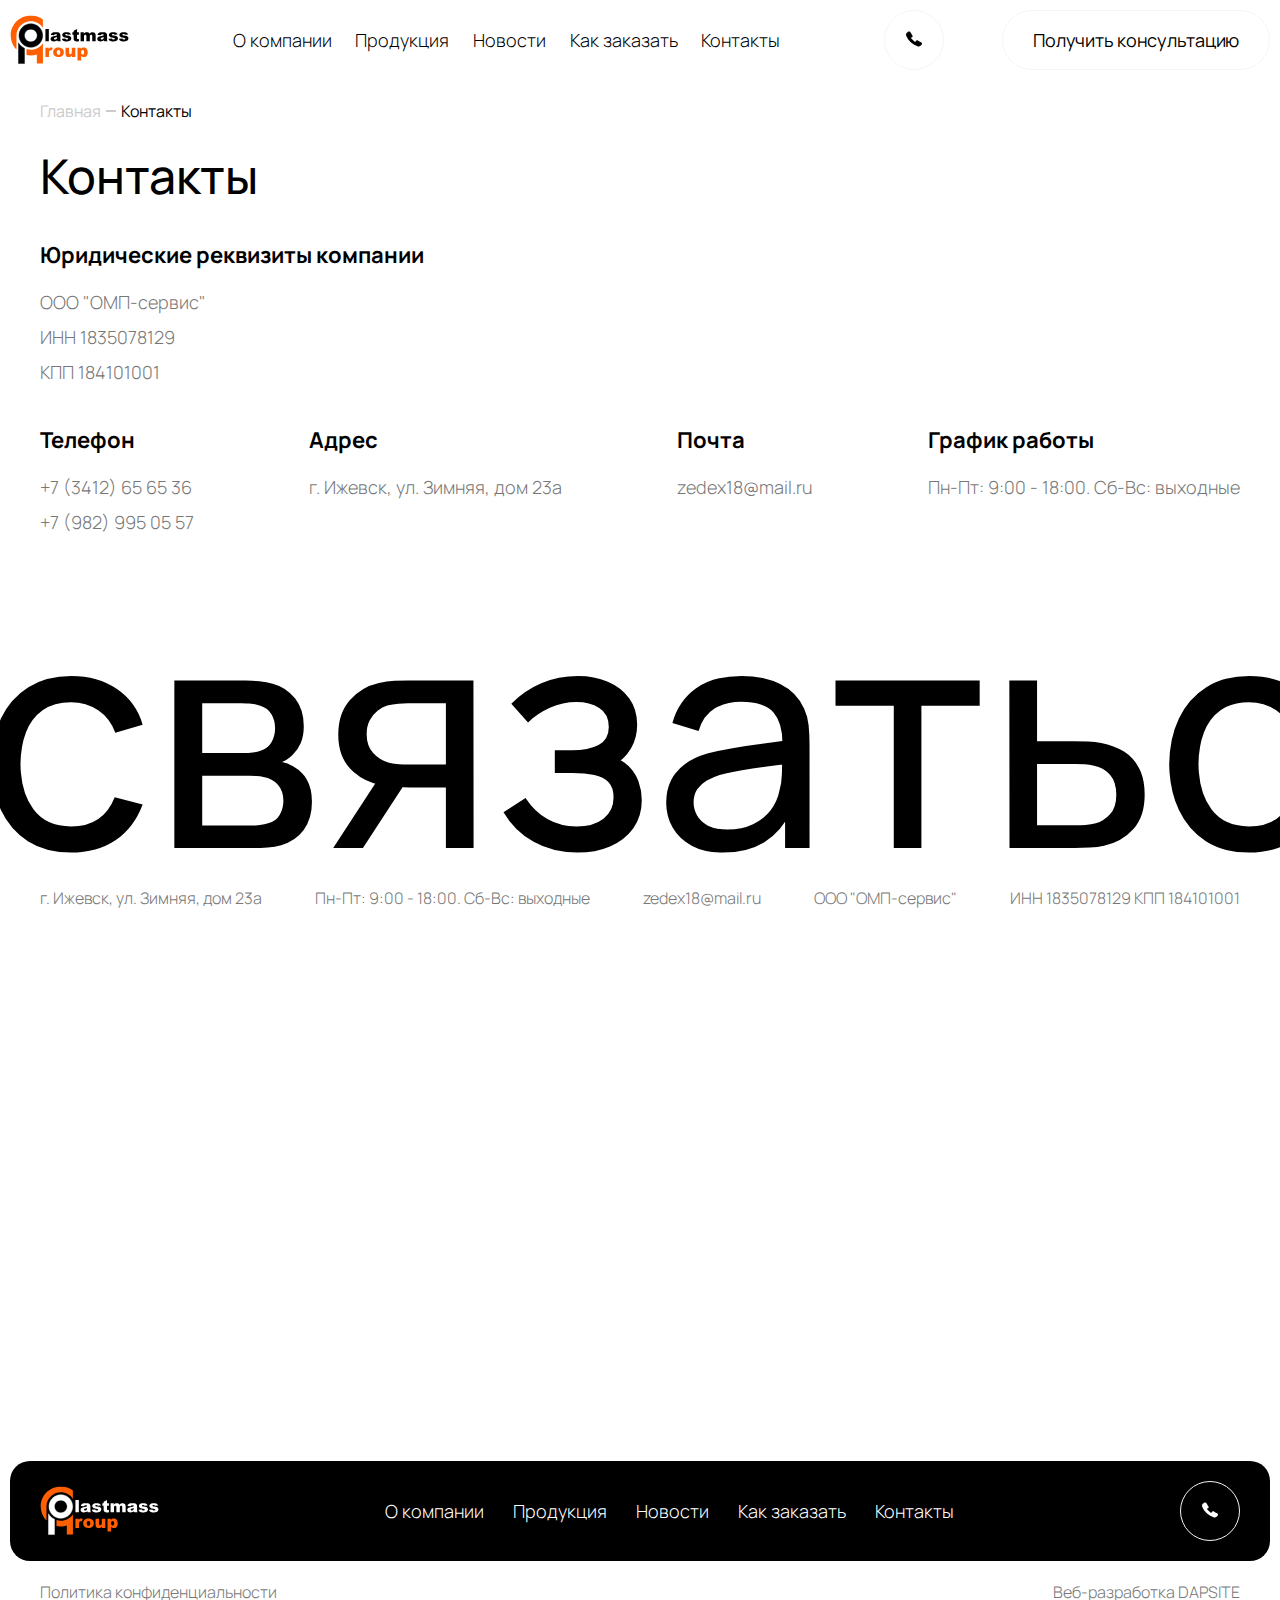
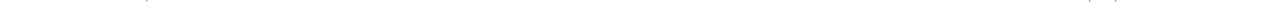
<file: contacts.html>
<!DOCTYPE html>
<html lang="en">
<head>
    <meta charset="UTF-8">
    <title>zedex</title>

    <meta name="viewport" content="width=device-width, initial-scale=1, user-scalable=no">

    <link rel="apple-touch-icon" sizes="180x180" href="apple-touch-icon.png">
    <link rel="icon" type="image/png" sizes="32x32" href="favicon-32x32.png">
    <link rel="icon" type="image/png" sizes="16x16" href="favicon-16x16.png">
    <link rel="mask-icon" href="safari-pinned-tab.svg" color="#5bbad5">
    <meta name="msapplication-TileColor" content="#da532c">
    <meta name="theme-color" content="#ffffff">

    <link rel="stylesheet" href="https://cdn.jsdelivr.net/npm/swiper@11/swiper-bundle.min.css"/>
    <link rel="stylesheet" href="fonts/stylesheet.css">
    <link rel="stylesheet" href="style/style.css">
    <script src="https://api-maps.yandex.ru/2.0-stable/?apikey=5295af57-8a66-47d9-a847-4e2ad736648d&load=package.full&lang=ru-RU" type="text/javascript"></script>
</head>
<body>

<header class="header lg-view lg-md-view md-view">
    <div class="wrapper-inside">
        <div class="header-container">
            <div class="logo">
                <a href="">
                    <svg width="148" height="61" viewBox="0 0 148 61" fill="none" xmlns="http://www.w3.org/2000/svg">
                        <g clip-path="url(#clip0_460_2738)">
                            <path fill-rule="evenodd" clip-rule="evenodd" d="M25.9032 10.2686C34.0497 10.2686 40.656 16.8325 40.656 24.9341C40.656 33.0325 34.053 39.5997 25.9032 39.5997C17.7534 39.5997 11.1504 33.0358 11.1504 24.9341C11.1504 16.8358 17.7567 10.2686 25.9032 10.2686ZM18.0206 59.839V40.8522C14.9104 39.3276 12.3114 36.9276 10.5469 33.9767V59.839H18.0206ZM25.9032 17.0554C21.5265 17.0554 17.981 20.5833 17.981 24.9308C17.981 29.2817 21.5298 32.8063 25.9032 32.8063C30.2799 32.8063 33.8255 29.2784 33.8255 24.9308C33.8255 20.5833 30.2799 17.0554 25.9032 17.0554Z" fill="black" stroke="black" style="fill:black;fill-opacity:1;stroke:black;stroke-opacity:1;" stroke-width="0.523292" stroke-miterlimit="22.9256"/>
                            <path fill-rule="evenodd" clip-rule="evenodd" d="M44.0508 16.833H48.3021V32.0101H44.0508V16.833ZM54.8721 24.5773L50.822 24.1543C50.9737 23.4527 51.1947 22.8953 51.4816 22.492C51.7685 22.0887 52.1808 21.7379 52.725 21.4428C53.1109 21.2264 53.6485 21.0625 54.3279 20.9445C55.0074 20.8265 55.7429 20.7674 56.5344 20.7674C57.8042 20.7674 58.8267 20.8396 59.5951 20.9806C60.3669 21.1215 61.0101 21.4199 61.5213 21.8691C61.8841 22.1805 62.1677 22.6199 62.3788 23.1871C62.5833 23.7609 62.6888 24.2986 62.6888 24.8199V29.6756C62.6888 30.1904 62.7251 30.5969 62.7878 30.892C62.8537 31.1838 62.9989 31.5609 63.2231 32.0166H59.2455C59.0872 31.7346 58.9817 31.5183 58.9322 31.3707C58.8827 31.2232 58.8365 30.9904 58.7871 30.6724C58.233 31.2068 57.6789 31.5838 57.1314 31.8101C56.3827 32.115 55.512 32.2658 54.5192 32.2658C53.1999 32.2658 52.1973 31.9609 51.5113 31.3543C50.8285 30.751 50.4888 30.0002 50.4888 29.1117C50.4888 28.2756 50.7329 27.5871 51.2276 27.0527C51.7224 26.5117 52.6294 26.1117 53.9552 25.8527C55.5483 25.5346 56.5773 25.3117 57.0522 25.1838C57.5206 25.056 58.0219 24.8855 58.5496 24.6822C58.5496 24.1642 58.4441 23.8035 58.2297 23.5937C58.012 23.3904 57.636 23.2822 57.0918 23.2822C56.3992 23.2822 55.8781 23.3937 55.5318 23.6133C55.258 23.7773 55.037 24.1019 54.8721 24.5773ZM58.5463 26.7904C57.9625 27.0002 57.3557 27.1838 56.7257 27.3412C55.8649 27.5674 55.3174 27.7937 55.0898 28.0133C54.8523 28.2428 54.7336 28.5019 54.7336 28.7904C54.7336 29.1215 54.8523 29.3904 55.0832 29.6035C55.3174 29.8133 55.6604 29.9183 56.1122 29.9183C56.5839 29.9183 57.0225 29.8035 57.4315 29.5806C57.8372 29.351 58.1241 29.0724 58.2956 28.7478C58.4671 28.4199 58.5496 27.9904 58.5496 27.4691V26.7904H58.5463ZM64.483 28.9674L68.6915 28.5707C68.8663 29.0691 69.1071 29.4264 69.4204 29.6396C69.7338 29.856 70.1493 29.9609 70.6704 29.9609C71.2377 29.9609 71.6797 29.8396 71.993 29.5969C72.2338 29.4199 72.3558 29.1937 72.3558 28.9248C72.3558 28.6199 72.1942 28.3871 71.8809 28.2232C71.65 28.1051 71.0431 27.9609 70.057 27.7871C68.586 27.5281 67.5602 27.2953 66.9897 27.0756C66.4158 26.856 65.9342 26.4887 65.5418 25.974C65.146 25.4592 64.9514 24.8691 64.9514 24.2035C64.9514 23.4789 65.1658 22.8527 65.5879 22.3314C66.0101 21.8035 66.5939 21.4133 67.336 21.1543C68.0781 20.8953 69.0741 20.7642 70.3241 20.7642C71.6434 20.7642 72.6164 20.8658 73.2463 21.0658C73.8763 21.2658 74.3974 21.5773 74.8163 22.0002C75.2351 22.4199 75.5847 22.9904 75.8651 23.7084L71.8446 24.1051C71.739 23.751 71.5675 23.4953 71.3235 23.3281C70.9904 23.1051 70.588 22.9969 70.1163 22.9969C69.6414 22.9969 69.2885 23.0822 69.0708 23.2527C68.8498 23.4232 68.7443 23.6265 68.7443 23.8691C68.7443 24.1412 68.8828 24.3412 69.1599 24.4789C69.4369 24.6166 70.0405 24.7412 70.9739 24.8527C72.3822 25.0133 73.431 25.2297 74.117 25.515C74.8064 25.7969 75.3341 26.2002 75.6969 26.7281C76.063 27.2527 76.2444 27.8264 76.2444 28.456C76.2444 29.092 76.0531 29.7117 75.6639 30.3117C75.2813 30.9117 74.6711 31.3904 73.8433 31.7445C73.0121 32.1019 71.8809 32.2789 70.4527 32.2789C68.4343 32.2789 66.993 31.9937 66.1354 31.4199C65.2812 30.8363 64.7271 30.0199 64.483 28.9674ZM83.3783 16.833V21.0166H85.7102V24.092H83.3783V27.9937C83.3783 28.4625 83.4245 28.774 83.5136 28.9281C83.6521 29.1609 83.8928 29.2822 84.2425 29.2822C84.5558 29.2822 84.9912 29.1904 85.5551 29.0101L85.8685 31.9215C84.8197 32.1478 83.8434 32.2592 82.9331 32.2592C81.8777 32.2592 81.0993 32.1248 80.6013 31.856C80.0999 31.5871 79.7306 31.1773 79.4931 30.6297C79.2523 30.0822 79.1336 29.1904 79.1336 27.9609V24.092H77.5702V21.0166H79.1336V18.9937L83.3783 16.833ZM87.7616 21.0166H91.7195V22.6232C92.2933 21.951 92.8639 21.4789 93.4444 21.1904C94.0249 20.9084 94.7241 20.7674 95.5453 20.7674C96.426 20.7674 97.1252 20.9215 97.6364 21.233C98.1509 21.5445 98.5698 22.0068 98.8996 22.6232C99.5658 21.9051 100.173 21.4133 100.723 21.1576C101.271 20.8986 101.947 20.7674 102.752 20.7674C103.939 20.7674 104.866 21.1183 105.532 21.8199C106.202 22.5183 106.532 23.6166 106.532 25.1051V32.0101H102.284V25.7478C102.284 25.2494 102.188 24.8789 101.993 24.6396C101.71 24.2625 101.353 24.0691 100.931 24.0691C100.433 24.0691 100.028 24.2494 99.7241 24.6068C99.4174 24.9674 99.269 25.5445 99.269 26.3379V32.0101H95.0176V25.9543C95.0176 25.4691 94.988 25.1445 94.9352 24.9707C94.8428 24.6953 94.6878 24.4724 94.4668 24.3019C94.2426 24.1314 93.982 24.0461 93.6852 24.0461C93.197 24.0461 92.8012 24.2297 92.4879 24.5937C92.1746 24.9609 92.0196 25.5609 92.0196 26.3969V32.0101H87.7715V21.0166H87.7616ZM112.92 24.5773L108.87 24.1543C109.022 23.4527 109.243 22.8953 109.53 22.492C109.817 22.0887 110.229 21.7379 110.773 21.4428C111.159 21.2264 111.697 21.0625 112.376 20.9445C113.055 20.8265 113.791 20.7674 114.582 20.7674C115.852 20.7674 116.875 20.8396 117.643 20.9806C118.415 21.1215 119.058 21.4199 119.569 21.8691C119.932 22.1805 120.216 22.6199 120.427 23.1871C120.635 23.7609 120.737 24.2986 120.737 24.8199V29.6756C120.737 30.1904 120.773 30.5969 120.836 30.892C120.902 31.1838 121.047 31.5609 121.271 32.0166H117.294C117.135 31.7346 117.03 31.5183 116.98 31.3707C116.931 31.2232 116.885 30.9904 116.835 30.6724C116.281 31.2068 115.727 31.5838 115.179 31.8101C114.431 32.115 113.56 32.2658 112.567 32.2658C111.248 32.2658 110.245 31.9609 109.559 31.3543C108.877 30.751 108.537 30.0002 108.537 29.1117C108.537 28.2756 108.781 27.5871 109.276 27.0527C109.77 26.5117 110.677 26.1117 112.003 25.8527C113.596 25.5346 114.625 25.3117 115.1 25.1838C115.569 25.056 116.07 24.8855 116.598 24.6822C116.598 24.1642 116.492 23.8035 116.278 23.5937C116.06 23.3904 115.684 23.2822 115.14 23.2822C114.447 23.2822 113.926 23.3937 113.58 23.6133C113.309 23.7773 113.088 24.1019 112.92 24.5773ZM116.598 26.7904C116.014 27.0002 115.407 27.1838 114.777 27.3412C113.916 27.5674 113.369 27.7937 113.141 28.0133C112.904 28.2428 112.785 28.5019 112.785 28.7904C112.785 29.1215 112.904 29.3904 113.135 29.6035C113.369 29.8133 113.712 29.9183 114.164 29.9183C114.635 29.9183 115.074 29.8035 115.483 29.5806C115.889 29.351 116.175 29.0724 116.347 28.7478C116.519 28.4199 116.601 27.9904 116.601 27.4691V26.7904H116.598ZM122.534 28.9674L126.743 28.5707C126.918 29.0691 127.158 29.4264 127.472 29.6396C127.785 29.856 128.201 29.9609 128.722 29.9609C129.289 29.9609 129.731 29.8396 130.044 29.5969C130.285 29.4199 130.407 29.1937 130.407 28.9248C130.407 28.6199 130.246 28.3871 129.932 28.2232C129.701 28.1051 129.094 27.9609 128.108 27.7871C126.637 27.5281 125.612 27.2953 125.041 27.0756C124.467 26.856 123.986 26.4887 123.593 25.974C123.197 25.4592 123.003 24.8691 123.003 24.2035C123.003 23.4789 123.217 22.8527 123.639 22.3314C124.061 21.8035 124.645 21.4133 125.387 21.1543C126.129 20.8953 127.125 20.7642 128.375 20.7642C129.695 20.7642 130.668 20.8658 131.298 21.0658C131.928 21.2658 132.449 21.5773 132.868 22.0002C133.286 22.4199 133.636 22.9904 133.916 23.7084L129.896 24.1051C129.79 23.751 129.619 23.4953 129.375 23.3281C129.042 23.1051 128.639 22.9969 128.168 22.9969C127.693 22.9969 127.34 23.0822 127.122 23.2527C126.901 23.4232 126.796 23.6265 126.796 23.8691C126.796 24.1412 126.934 24.3412 127.211 24.4789C127.488 24.6166 128.092 24.7412 129.025 24.8527C130.434 25.0133 131.482 25.2297 132.168 25.515C132.858 25.7969 133.385 26.2002 133.748 26.7281C134.114 27.2527 134.296 27.8264 134.296 28.456C134.296 29.092 134.104 29.7117 133.715 30.3117C133.333 30.9117 132.722 31.3904 131.895 31.7445C131.064 32.1019 129.932 32.2789 128.504 32.2789C126.486 32.2789 125.044 31.9937 124.19 31.4199C123.329 30.8363 122.778 30.0199 122.534 28.9674ZM135.562 28.9674L139.771 28.5707C139.946 29.0691 140.186 29.4264 140.5 29.6396C140.813 29.856 141.229 29.9609 141.75 29.9609C142.317 29.9609 142.759 29.8396 143.072 29.5969C143.313 29.4199 143.435 29.1937 143.435 28.9248C143.435 28.6199 143.273 28.3871 142.96 28.2232C142.729 28.1051 142.122 27.9609 141.136 27.7871C139.665 27.5281 138.639 27.2953 138.069 27.0756C137.498 26.856 137.013 26.4887 136.621 25.974C136.225 25.4592 136.031 24.8691 136.031 24.2035C136.031 23.4789 136.245 22.8527 136.667 22.3314C137.089 21.8035 137.673 21.4133 138.415 21.1543C139.157 20.8953 140.153 20.7642 141.403 20.7642C142.723 20.7642 143.696 20.8658 144.326 21.0658C144.955 21.2658 145.477 21.5773 145.895 22.0002C146.314 22.4199 146.664 22.9904 146.944 23.7084L142.924 24.1051C142.818 23.751 142.647 23.4953 142.403 23.3281C142.07 23.1051 141.667 22.9969 141.196 22.9969C140.721 22.9969 140.368 23.0822 140.15 23.2527C139.929 23.4232 139.823 23.6265 139.823 23.8691C139.823 24.1412 139.962 24.3412 140.239 24.4789C140.516 24.6166 141.12 24.7412 142.053 24.8527C143.461 25.0133 144.51 25.2297 145.196 25.515C145.886 25.7969 146.413 26.2002 146.776 26.7281C147.142 27.2527 147.324 27.8264 147.324 28.456C147.324 29.092 147.132 29.7117 146.743 30.3117C146.36 30.9117 145.75 31.3904 144.922 31.7445C144.091 32.1019 142.96 32.2789 141.532 32.2789C139.513 32.2789 138.072 31.9937 137.218 31.4199C136.36 30.8363 135.806 30.0199 135.562 28.9674Z" fill="black" style="fill:black;fill-opacity:1;"/>
                            <path fill-rule="evenodd" clip-rule="evenodd" d="M40.9468 59.8391H33.3445V48.6587C30.9929 49.3866 28.4962 49.78 25.9038 49.78C24.0502 49.78 22.2461 49.5768 20.508 49.1964V41.8456C22.2098 42.3833 24.0238 42.6718 25.9038 42.6718C32.2231 42.6718 37.7773 39.4063 40.9468 34.4784V59.8391ZM8.06062 24.7702C8.14967 15.0489 16.1016 7.19316 25.9038 7.19316C32.1934 7.19316 37.7212 10.4259 40.8974 15.3145V5.05218C36.7218 1.93414 31.5272 0.0849609 25.9038 0.0849609C12.1009 0.0849609 0.910156 11.2096 0.910156 24.9309C0.910156 27.8915 1.43127 30.7341 2.38775 33.3669L2.44052 33.5112L2.4636 33.5735C3.28155 35.7735 4.40623 37.826 5.78487 39.6751C6.43132 40.544 7.13054 41.3669 7.87922 42.144V42.1309C7.93859 42.1932 8.00125 42.2555 8.06062 42.3145V24.7702Z" fill="#F26B27" style="fill:#F26B27;fill:color(display-p3 0.9495 0.4194 0.1521);fill-opacity:1;"/>
                            <path fill-rule="evenodd" clip-rule="evenodd" d="M44.0508 40.0459H48.19V41.9213C48.5891 41.1114 49.0014 40.5508 49.4268 40.2426C49.849 39.9377 50.3734 39.7803 50.9968 39.7803C51.6498 39.7803 52.3622 39.9836 53.1373 40.3836L51.7685 43.518C51.2507 43.3016 50.8352 43.1934 50.5284 43.1934C49.9512 43.1934 49.4994 43.4327 49.1828 43.9049C48.7276 44.577 48.4967 45.8295 48.4967 47.6655V51.5114H44.0508V40.0459ZM53.7046 45.8131C53.7046 44.0655 54.2983 42.6196 55.4856 41.4885C56.6762 40.3541 58.2792 39.7836 60.3009 39.7836C62.613 39.7836 64.361 40.4524 65.5385 41.7836C66.4883 42.8557 66.9633 44.1803 66.9633 45.7508C66.9633 47.5147 66.3729 48.9606 65.1987 50.0885C64.0213 51.2131 62.3953 51.777 60.3141 51.777C58.4606 51.777 56.9599 51.3081 55.8154 50.3704C54.4038 49.2131 53.7046 47.695 53.7046 45.8131ZM58.1373 45.8032C58.1373 46.8295 58.3451 47.5836 58.764 48.0721C59.1796 48.5639 59.704 48.8098 60.3339 48.8098C60.9705 48.8098 61.4949 48.5672 61.9039 48.0819C62.3161 47.5999 62.5206 46.8295 62.5206 45.7573C62.5206 44.7639 62.3128 44.0229 61.9006 43.5377C61.4883 43.0557 60.9771 42.8098 60.3669 42.8098C59.7205 42.8098 59.1861 43.0557 58.7673 43.5475C58.3484 44.0426 58.1373 44.7967 58.1373 45.8032ZM81.2576 51.518H77.125V49.659C76.5082 50.4229 75.8882 50.9672 75.2615 51.2885C74.6349 51.6131 73.8631 51.7737 72.9495 51.7737C71.7324 51.7737 70.7793 51.4131 70.0867 50.6885C69.3973 49.9639 69.051 48.8491 69.051 47.3442V40.0426H73.497V46.3541C73.497 47.0721 73.6322 47.5868 73.8961 47.8885C74.1665 48.1901 74.5425 48.3409 75.0273 48.3409C75.5584 48.3409 75.9871 48.1377 76.3268 47.7377C76.6632 47.3311 76.8314 46.6098 76.8314 45.5639V40.0426H81.2576V51.518ZM83.9621 55.8852V40.0459H88.1013V41.7409C88.6752 41.0262 89.1996 40.5442 89.6779 40.2918C90.3243 39.9508 91.0367 39.7836 91.8184 39.7836C93.3619 39.7836 94.5559 40.3737 95.4035 41.5475C96.2446 42.7213 96.67 44.1737 96.67 45.9016C96.67 47.8098 96.2116 49.2655 95.2914 50.2721C94.3712 51.2754 93.2069 51.777 91.8052 51.777C91.1225 51.777 90.4991 51.6622 89.9384 51.4327C89.3777 51.1999 88.8731 50.859 88.4312 50.4032V55.8819H83.9621V55.8852ZM88.3982 45.8131C88.3982 46.7213 88.5862 47.3967 88.9721 47.8327C89.3547 48.2721 89.8395 48.4918 90.4266 48.4918C90.9411 48.4918 91.3731 48.2819 91.7228 47.859C92.0724 47.4393 92.2472 46.7245 92.2472 45.7147C92.2472 44.7868 92.0658 44.1049 91.703 43.6688C91.3435 43.2295 90.8982 43.0131 90.3771 43.0131C89.8098 43.0131 89.3382 43.2327 88.9622 43.6721C88.5829 44.1147 88.3982 44.8295 88.3982 45.8131Z" fill="#F26B27" style="fill:#F26B27;fill:color(display-p3 0.9495 0.4194 0.1521);fill-opacity:1;"/>
                        </g>
                        <defs>
                            <clipPath id="clip0_460_2738">
                                <rect width="148" height="61" fill="white" style="fill:white;fill-opacity:1;"/>
                            </clipPath>
                        </defs>
                    </svg>
                </a>
            </div>
            <div class="nav-menu">
                <div class="nav">
                    <ul>
                        <li>
                            <a href="about.html" class="hovered-link">
                                <span class="hovered-link-container hovered-top">
                                    <span class="visible-link-name">О компании</span>
                                    <span class="hidden-link-name">О компании</span>
                                </span>
                            </a>
                        </li>
                        <li>
                            <a href="products.html" class="hovered-link">
                                <span class="hovered-link-container hovered-top">
                                    <span class="visible-link-name">Продукция</span>
                                    <span class="hidden-link-name">Продукция</span>
                                </span>
                            </a>
                        </li>
                        <li>
                            <a href="news.html" class="hovered-link">
                                <span class="hovered-link-container hovered-top">
                                    <span class="visible-link-name">Новости</span>
                                    <span class="hidden-link-name">Новости</span>
                                </span>
                            </a>
                        </li>
                        <li>
                            <a href="how-to-buy.html" class="hovered-link">
                                <span class="hovered-link-container hovered-top">
                                    <span class="visible-link-name">Как заказать</span>
                                    <span class="hidden-link-name">Как заказать</span>
                                </span>
                            </a>
                        </li>
                        <li>
                            <a href="contacts.html" class="hovered-link">
                                <span class="hovered-link-container hovered-top">
                                    <span class="visible-link-name">Контакты</span>
                                    <span class="hidden-link-name">Контакты</span>
                                </span>
                            </a>
                        </li>
                    </ul>
                </div>
            </div>
            <div class="numbers lg-view lg-md-view">
                <a href="tel:+73412656536" class="ya_counter hovered-link" data-counter="phone_number">
                    <span class="hovered-link-container hovered-top">
                        <span class="visible-link-name">+7 (3412) 65 65 36</span>
                        <span class="hidden-link-name">+7 (3412) 65 65 36</span>
                    </span>
                </a>
                <a href="tel:+79829950557" class="ya_counter hovered-link" data-counter="phone_number">
                    <span class="hovered-link-container hovered-top">
                        <span class="visible-link-name">+7 (982) 995 05 57</span>
                        <span class="hidden-link-name">+7 (982) 995 05 57</span>
                    </span>
                </a>
            </div>
            <div class="numbers md-view xs-md-view xs-view">
                <a href="#" class="btn btn-icon open-phones-block gray">
                    <div class="numbers-icon">
                        <svg xmlns="http://www.w3.org/2000/svg" width="16" height="16" viewBox="0 0 16 16" fill="none">
                            <path d="M15.9683 12.3061C15.8679 11.8592 15.5534 11.4591 15.1016 11.2091C14.265 10.7497 13.3982 10.3059 12.5616 9.87778L11.9894 9.58402C11.2598 9.21212 10.7612 9.28087 10.4701 9.40588C10.1923 9.52464 9.82753 9.80903 9.67025 10.4934C9.6663 10.5046 9.66405 10.5161 9.66355 10.5278C9.61335 10.706 9.4728 10.7778 9.39249 10.806C9.20843 10.8653 8.99091 10.8247 8.8102 10.6935C7.43782 9.68881 6.19768 8.53592 5.11567 7.25887C4.97512 7.09636 4.93161 6.89635 4.99854 6.72447C5.02866 6.64634 5.11232 6.5057 5.34658 6.45883C5.35662 6.4557 5.37 6.4557 5.38004 6.45258C6.12296 6.29944 6.41746 5.94317 6.53793 5.67128C6.66844 5.36501 6.71195 4.83998 6.17316 4.08368C5.76824 3.51802 5.43024 2.89923 5.10228 2.2992C4.95169 2.02731 4.80445 1.75541 4.65051 1.48665C4.34263 0.955366 3.93101 0.624096 3.4625 0.527215C3.0375 0.442835 2.58907 0.555342 2.16407 0.85536C1.74241 1.15538 1.29732 1.48665 0.875667 1.86792C-0.0312324 2.69297 -0.238715 3.73679 0.276645 4.88373C2.4619 9.7684 6.22671 13.2592 11.4707 15.2625C11.8789 15.4219 12.2805 15.5 12.662 15.5C13.3514 15.5 13.9839 15.2437 14.5327 14.7375C14.9778 14.3281 15.3693 13.8562 15.704 13.4405C15.9616 13.1124 16.0554 12.7092 15.9683 12.3061Z" fill="currentColor" />
                        </svg>
                    </div>
                </a>
                <div class="numbers-hidden-block">
                    <a href="tel:+73412656536" class="ya_counter hovered-link" data-counter="phone_number">
                        <span class="hovered-link-container hovered-top">
                            <span class="visible-link-name">+7 (3412) 65 65 36</span>
                            <span class="hidden-link-name">+7 (3412) 65 65 36</span>
                        </span>
                    </a>
                    <a href="tel:+79829950557" class="ya_counter hovered-link" data-counter="phone_number">
                        <span class="hovered-link-container hovered-top">
                            <span class="visible-link-name">+7 (982) 995 05 57</span>
                            <span class="hidden-link-name">+7 (982) 995 05 57</span>
                        </span>
                    </a>
                </div>
            </div>
            <div class="button-call-back">
                <a href="#" class="btn gray">Получить&nbsp;консультацию</a>
            </div>
        </div>

    </div>
</header>



<header class="header xs-md-view xs-view">
    <div class="wrapper-inside">
        <div class="header-container">
            <div class="header-container-left">
                <div class="mobile-menu-open xs-md-view">
                    <a href="#" class="btn btn-icon gray">
                        <span></span>
                    </a>
                </div>
                <div class="logo">
                    <a href="">
                        <svg width="148" height="61" viewBox="0 0 148 61" fill="none" xmlns="http://www.w3.org/2000/svg">
                            <g clip-path="url(#clip0_460_2738)">
                                <path fill-rule="evenodd" clip-rule="evenodd" d="M25.9032 10.2686C34.0497 10.2686 40.656 16.8325 40.656 24.9341C40.656 33.0325 34.053 39.5997 25.9032 39.5997C17.7534 39.5997 11.1504 33.0358 11.1504 24.9341C11.1504 16.8358 17.7567 10.2686 25.9032 10.2686ZM18.0206 59.839V40.8522C14.9104 39.3276 12.3114 36.9276 10.5469 33.9767V59.839H18.0206ZM25.9032 17.0554C21.5265 17.0554 17.981 20.5833 17.981 24.9308C17.981 29.2817 21.5298 32.8063 25.9032 32.8063C30.2799 32.8063 33.8255 29.2784 33.8255 24.9308C33.8255 20.5833 30.2799 17.0554 25.9032 17.0554Z" fill="currentColor" stroke="currentColor" style="fill-opacity:1;stroke-opacity:1;" stroke-width="0.523292" stroke-miterlimit="22.9256"/>
                                <path fill-rule="evenodd" clip-rule="evenodd" d="M44.0508 16.833H48.3021V32.0101H44.0508V16.833ZM54.8721 24.5773L50.822 24.1543C50.9737 23.4527 51.1947 22.8953 51.4816 22.492C51.7685 22.0887 52.1808 21.7379 52.725 21.4428C53.1109 21.2264 53.6485 21.0625 54.3279 20.9445C55.0074 20.8265 55.7429 20.7674 56.5344 20.7674C57.8042 20.7674 58.8267 20.8396 59.5951 20.9806C60.3669 21.1215 61.0101 21.4199 61.5213 21.8691C61.8841 22.1805 62.1677 22.6199 62.3788 23.1871C62.5833 23.7609 62.6888 24.2986 62.6888 24.8199V29.6756C62.6888 30.1904 62.7251 30.5969 62.7878 30.892C62.8537 31.1838 62.9989 31.5609 63.2231 32.0166H59.2455C59.0872 31.7346 58.9817 31.5183 58.9322 31.3707C58.8827 31.2232 58.8365 30.9904 58.7871 30.6724C58.233 31.2068 57.6789 31.5838 57.1314 31.8101C56.3827 32.115 55.512 32.2658 54.5192 32.2658C53.1999 32.2658 52.1973 31.9609 51.5113 31.3543C50.8285 30.751 50.4888 30.0002 50.4888 29.1117C50.4888 28.2756 50.7329 27.5871 51.2276 27.0527C51.7224 26.5117 52.6294 26.1117 53.9552 25.8527C55.5483 25.5346 56.5773 25.3117 57.0522 25.1838C57.5206 25.056 58.0219 24.8855 58.5496 24.6822C58.5496 24.1642 58.4441 23.8035 58.2297 23.5937C58.012 23.3904 57.636 23.2822 57.0918 23.2822C56.3992 23.2822 55.8781 23.3937 55.5318 23.6133C55.258 23.7773 55.037 24.1019 54.8721 24.5773ZM58.5463 26.7904C57.9625 27.0002 57.3557 27.1838 56.7257 27.3412C55.8649 27.5674 55.3174 27.7937 55.0898 28.0133C54.8523 28.2428 54.7336 28.5019 54.7336 28.7904C54.7336 29.1215 54.8523 29.3904 55.0832 29.6035C55.3174 29.8133 55.6604 29.9183 56.1122 29.9183C56.5839 29.9183 57.0225 29.8035 57.4315 29.5806C57.8372 29.351 58.1241 29.0724 58.2956 28.7478C58.4671 28.4199 58.5496 27.9904 58.5496 27.4691V26.7904H58.5463ZM64.483 28.9674L68.6915 28.5707C68.8663 29.0691 69.1071 29.4264 69.4204 29.6396C69.7338 29.856 70.1493 29.9609 70.6704 29.9609C71.2377 29.9609 71.6797 29.8396 71.993 29.5969C72.2338 29.4199 72.3558 29.1937 72.3558 28.9248C72.3558 28.6199 72.1942 28.3871 71.8809 28.2232C71.65 28.1051 71.0431 27.9609 70.057 27.7871C68.586 27.5281 67.5602 27.2953 66.9897 27.0756C66.4158 26.856 65.9342 26.4887 65.5418 25.974C65.146 25.4592 64.9514 24.8691 64.9514 24.2035C64.9514 23.4789 65.1658 22.8527 65.5879 22.3314C66.0101 21.8035 66.5939 21.4133 67.336 21.1543C68.0781 20.8953 69.0741 20.7642 70.3241 20.7642C71.6434 20.7642 72.6164 20.8658 73.2463 21.0658C73.8763 21.2658 74.3974 21.5773 74.8163 22.0002C75.2351 22.4199 75.5847 22.9904 75.8651 23.7084L71.8446 24.1051C71.739 23.751 71.5675 23.4953 71.3235 23.3281C70.9904 23.1051 70.588 22.9969 70.1163 22.9969C69.6414 22.9969 69.2885 23.0822 69.0708 23.2527C68.8498 23.4232 68.7443 23.6265 68.7443 23.8691C68.7443 24.1412 68.8828 24.3412 69.1599 24.4789C69.4369 24.6166 70.0405 24.7412 70.9739 24.8527C72.3822 25.0133 73.431 25.2297 74.117 25.515C74.8064 25.7969 75.3341 26.2002 75.6969 26.7281C76.063 27.2527 76.2444 27.8264 76.2444 28.456C76.2444 29.092 76.0531 29.7117 75.6639 30.3117C75.2813 30.9117 74.6711 31.3904 73.8433 31.7445C73.0121 32.1019 71.8809 32.2789 70.4527 32.2789C68.4343 32.2789 66.993 31.9937 66.1354 31.4199C65.2812 30.8363 64.7271 30.0199 64.483 28.9674ZM83.3783 16.833V21.0166H85.7102V24.092H83.3783V27.9937C83.3783 28.4625 83.4245 28.774 83.5136 28.9281C83.6521 29.1609 83.8928 29.2822 84.2425 29.2822C84.5558 29.2822 84.9912 29.1904 85.5551 29.0101L85.8685 31.9215C84.8197 32.1478 83.8434 32.2592 82.9331 32.2592C81.8777 32.2592 81.0993 32.1248 80.6013 31.856C80.0999 31.5871 79.7306 31.1773 79.4931 30.6297C79.2523 30.0822 79.1336 29.1904 79.1336 27.9609V24.092H77.5702V21.0166H79.1336V18.9937L83.3783 16.833ZM87.7616 21.0166H91.7195V22.6232C92.2933 21.951 92.8639 21.4789 93.4444 21.1904C94.0249 20.9084 94.7241 20.7674 95.5453 20.7674C96.426 20.7674 97.1252 20.9215 97.6364 21.233C98.1509 21.5445 98.5698 22.0068 98.8996 22.6232C99.5658 21.9051 100.173 21.4133 100.723 21.1576C101.271 20.8986 101.947 20.7674 102.752 20.7674C103.939 20.7674 104.866 21.1183 105.532 21.8199C106.202 22.5183 106.532 23.6166 106.532 25.1051V32.0101H102.284V25.7478C102.284 25.2494 102.188 24.8789 101.993 24.6396C101.71 24.2625 101.353 24.0691 100.931 24.0691C100.433 24.0691 100.028 24.2494 99.7241 24.6068C99.4174 24.9674 99.269 25.5445 99.269 26.3379V32.0101H95.0176V25.9543C95.0176 25.4691 94.988 25.1445 94.9352 24.9707C94.8428 24.6953 94.6878 24.4724 94.4668 24.3019C94.2426 24.1314 93.982 24.0461 93.6852 24.0461C93.197 24.0461 92.8012 24.2297 92.4879 24.5937C92.1746 24.9609 92.0196 25.5609 92.0196 26.3969V32.0101H87.7715V21.0166H87.7616ZM112.92 24.5773L108.87 24.1543C109.022 23.4527 109.243 22.8953 109.53 22.492C109.817 22.0887 110.229 21.7379 110.773 21.4428C111.159 21.2264 111.697 21.0625 112.376 20.9445C113.055 20.8265 113.791 20.7674 114.582 20.7674C115.852 20.7674 116.875 20.8396 117.643 20.9806C118.415 21.1215 119.058 21.4199 119.569 21.8691C119.932 22.1805 120.216 22.6199 120.427 23.1871C120.635 23.7609 120.737 24.2986 120.737 24.8199V29.6756C120.737 30.1904 120.773 30.5969 120.836 30.892C120.902 31.1838 121.047 31.5609 121.271 32.0166H117.294C117.135 31.7346 117.03 31.5183 116.98 31.3707C116.931 31.2232 116.885 30.9904 116.835 30.6724C116.281 31.2068 115.727 31.5838 115.179 31.8101C114.431 32.115 113.56 32.2658 112.567 32.2658C111.248 32.2658 110.245 31.9609 109.559 31.3543C108.877 30.751 108.537 30.0002 108.537 29.1117C108.537 28.2756 108.781 27.5871 109.276 27.0527C109.77 26.5117 110.677 26.1117 112.003 25.8527C113.596 25.5346 114.625 25.3117 115.1 25.1838C115.569 25.056 116.07 24.8855 116.598 24.6822C116.598 24.1642 116.492 23.8035 116.278 23.5937C116.06 23.3904 115.684 23.2822 115.14 23.2822C114.447 23.2822 113.926 23.3937 113.58 23.6133C113.309 23.7773 113.088 24.1019 112.92 24.5773ZM116.598 26.7904C116.014 27.0002 115.407 27.1838 114.777 27.3412C113.916 27.5674 113.369 27.7937 113.141 28.0133C112.904 28.2428 112.785 28.5019 112.785 28.7904C112.785 29.1215 112.904 29.3904 113.135 29.6035C113.369 29.8133 113.712 29.9183 114.164 29.9183C114.635 29.9183 115.074 29.8035 115.483 29.5806C115.889 29.351 116.175 29.0724 116.347 28.7478C116.519 28.4199 116.601 27.9904 116.601 27.4691V26.7904H116.598ZM122.534 28.9674L126.743 28.5707C126.918 29.0691 127.158 29.4264 127.472 29.6396C127.785 29.856 128.201 29.9609 128.722 29.9609C129.289 29.9609 129.731 29.8396 130.044 29.5969C130.285 29.4199 130.407 29.1937 130.407 28.9248C130.407 28.6199 130.246 28.3871 129.932 28.2232C129.701 28.1051 129.094 27.9609 128.108 27.7871C126.637 27.5281 125.612 27.2953 125.041 27.0756C124.467 26.856 123.986 26.4887 123.593 25.974C123.197 25.4592 123.003 24.8691 123.003 24.2035C123.003 23.4789 123.217 22.8527 123.639 22.3314C124.061 21.8035 124.645 21.4133 125.387 21.1543C126.129 20.8953 127.125 20.7642 128.375 20.7642C129.695 20.7642 130.668 20.8658 131.298 21.0658C131.928 21.2658 132.449 21.5773 132.868 22.0002C133.286 22.4199 133.636 22.9904 133.916 23.7084L129.896 24.1051C129.79 23.751 129.619 23.4953 129.375 23.3281C129.042 23.1051 128.639 22.9969 128.168 22.9969C127.693 22.9969 127.34 23.0822 127.122 23.2527C126.901 23.4232 126.796 23.6265 126.796 23.8691C126.796 24.1412 126.934 24.3412 127.211 24.4789C127.488 24.6166 128.092 24.7412 129.025 24.8527C130.434 25.0133 131.482 25.2297 132.168 25.515C132.858 25.7969 133.385 26.2002 133.748 26.7281C134.114 27.2527 134.296 27.8264 134.296 28.456C134.296 29.092 134.104 29.7117 133.715 30.3117C133.333 30.9117 132.722 31.3904 131.895 31.7445C131.064 32.1019 129.932 32.2789 128.504 32.2789C126.486 32.2789 125.044 31.9937 124.19 31.4199C123.329 30.8363 122.778 30.0199 122.534 28.9674ZM135.562 28.9674L139.771 28.5707C139.946 29.0691 140.186 29.4264 140.5 29.6396C140.813 29.856 141.229 29.9609 141.75 29.9609C142.317 29.9609 142.759 29.8396 143.072 29.5969C143.313 29.4199 143.435 29.1937 143.435 28.9248C143.435 28.6199 143.273 28.3871 142.96 28.2232C142.729 28.1051 142.122 27.9609 141.136 27.7871C139.665 27.5281 138.639 27.2953 138.069 27.0756C137.498 26.856 137.013 26.4887 136.621 25.974C136.225 25.4592 136.031 24.8691 136.031 24.2035C136.031 23.4789 136.245 22.8527 136.667 22.3314C137.089 21.8035 137.673 21.4133 138.415 21.1543C139.157 20.8953 140.153 20.7642 141.403 20.7642C142.723 20.7642 143.696 20.8658 144.326 21.0658C144.955 21.2658 145.477 21.5773 145.895 22.0002C146.314 22.4199 146.664 22.9904 146.944 23.7084L142.924 24.1051C142.818 23.751 142.647 23.4953 142.403 23.3281C142.07 23.1051 141.667 22.9969 141.196 22.9969C140.721 22.9969 140.368 23.0822 140.15 23.2527C139.929 23.4232 139.823 23.6265 139.823 23.8691C139.823 24.1412 139.962 24.3412 140.239 24.4789C140.516 24.6166 141.12 24.7412 142.053 24.8527C143.461 25.0133 144.51 25.2297 145.196 25.515C145.886 25.7969 146.413 26.2002 146.776 26.7281C147.142 27.2527 147.324 27.8264 147.324 28.456C147.324 29.092 147.132 29.7117 146.743 30.3117C146.36 30.9117 145.75 31.3904 144.922 31.7445C144.091 32.1019 142.96 32.2789 141.532 32.2789C139.513 32.2789 138.072 31.9937 137.218 31.4199C136.36 30.8363 135.806 30.0199 135.562 28.9674Z" fill="currentColor" style="fill-opacity:1;"/>
                                <path fill-rule="evenodd" clip-rule="evenodd" d="M40.9468 59.8391H33.3445V48.6587C30.9929 49.3866 28.4962 49.78 25.9038 49.78C24.0502 49.78 22.2461 49.5768 20.508 49.1964V41.8456C22.2098 42.3833 24.0238 42.6718 25.9038 42.6718C32.2231 42.6718 37.7773 39.4063 40.9468 34.4784V59.8391ZM8.06062 24.7702C8.14967 15.0489 16.1016 7.19316 25.9038 7.19316C32.1934 7.19316 37.7212 10.4259 40.8974 15.3145V5.05218C36.7218 1.93414 31.5272 0.0849609 25.9038 0.0849609C12.1009 0.0849609 0.910156 11.2096 0.910156 24.9309C0.910156 27.8915 1.43127 30.7341 2.38775 33.3669L2.44052 33.5112L2.4636 33.5735C3.28155 35.7735 4.40623 37.826 5.78487 39.6751C6.43132 40.544 7.13054 41.3669 7.87922 42.144V42.1309C7.93859 42.1932 8.00125 42.2555 8.06062 42.3145V24.7702Z" fill="#F26B27" style="fill:#F26B27;fill:color(display-p3 0.9495 0.4194 0.1521);fill-opacity:1;"/>
                                <path fill-rule="evenodd" clip-rule="evenodd" d="M44.0508 40.0459H48.19V41.9213C48.5891 41.1114 49.0014 40.5508 49.4268 40.2426C49.849 39.9377 50.3734 39.7803 50.9968 39.7803C51.6498 39.7803 52.3622 39.9836 53.1373 40.3836L51.7685 43.518C51.2507 43.3016 50.8352 43.1934 50.5284 43.1934C49.9512 43.1934 49.4994 43.4327 49.1828 43.9049C48.7276 44.577 48.4967 45.8295 48.4967 47.6655V51.5114H44.0508V40.0459ZM53.7046 45.8131C53.7046 44.0655 54.2983 42.6196 55.4856 41.4885C56.6762 40.3541 58.2792 39.7836 60.3009 39.7836C62.613 39.7836 64.361 40.4524 65.5385 41.7836C66.4883 42.8557 66.9633 44.1803 66.9633 45.7508C66.9633 47.5147 66.3729 48.9606 65.1987 50.0885C64.0213 51.2131 62.3953 51.777 60.3141 51.777C58.4606 51.777 56.9599 51.3081 55.8154 50.3704C54.4038 49.2131 53.7046 47.695 53.7046 45.8131ZM58.1373 45.8032C58.1373 46.8295 58.3451 47.5836 58.764 48.0721C59.1796 48.5639 59.704 48.8098 60.3339 48.8098C60.9705 48.8098 61.4949 48.5672 61.9039 48.0819C62.3161 47.5999 62.5206 46.8295 62.5206 45.7573C62.5206 44.7639 62.3128 44.0229 61.9006 43.5377C61.4883 43.0557 60.9771 42.8098 60.3669 42.8098C59.7205 42.8098 59.1861 43.0557 58.7673 43.5475C58.3484 44.0426 58.1373 44.7967 58.1373 45.8032ZM81.2576 51.518H77.125V49.659C76.5082 50.4229 75.8882 50.9672 75.2615 51.2885C74.6349 51.6131 73.8631 51.7737 72.9495 51.7737C71.7324 51.7737 70.7793 51.4131 70.0867 50.6885C69.3973 49.9639 69.051 48.8491 69.051 47.3442V40.0426H73.497V46.3541C73.497 47.0721 73.6322 47.5868 73.8961 47.8885C74.1665 48.1901 74.5425 48.3409 75.0273 48.3409C75.5584 48.3409 75.9871 48.1377 76.3268 47.7377C76.6632 47.3311 76.8314 46.6098 76.8314 45.5639V40.0426H81.2576V51.518ZM83.9621 55.8852V40.0459H88.1013V41.7409C88.6752 41.0262 89.1996 40.5442 89.6779 40.2918C90.3243 39.9508 91.0367 39.7836 91.8184 39.7836C93.3619 39.7836 94.5559 40.3737 95.4035 41.5475C96.2446 42.7213 96.67 44.1737 96.67 45.9016C96.67 47.8098 96.2116 49.2655 95.2914 50.2721C94.3712 51.2754 93.2069 51.777 91.8052 51.777C91.1225 51.777 90.4991 51.6622 89.9384 51.4327C89.3777 51.1999 88.8731 50.859 88.4312 50.4032V55.8819H83.9621V55.8852ZM88.3982 45.8131C88.3982 46.7213 88.5862 47.3967 88.9721 47.8327C89.3547 48.2721 89.8395 48.4918 90.4266 48.4918C90.9411 48.4918 91.3731 48.2819 91.7228 47.859C92.0724 47.4393 92.2472 46.7245 92.2472 45.7147C92.2472 44.7868 92.0658 44.1049 91.703 43.6688C91.3435 43.2295 90.8982 43.0131 90.3771 43.0131C89.8098 43.0131 89.3382 43.2327 88.9622 43.6721C88.5829 44.1147 88.3982 44.8295 88.3982 45.8131Z" fill="#F26B27" style="fill:#F26B27;fill:color(display-p3 0.9495 0.4194 0.1521);fill-opacity:1;"/>
                            </g>
                            <defs>
                                <clipPath id="clip0_460_2738">
                                    <rect width="148" height="61" fill="white" style="fill:white;fill-opacity:1;"/>
                                </clipPath>
                            </defs>
                        </svg>
                    </a>
                </div>
            </div>
            <div class="mobile-menu">
                <div class="wrapper-inside">
                    <div class="mobile-menu-container">
                        <div class="mobile-nav">
                            <ul>
                                <li><a href="#">О компании</a></li>
                                <li><a href="#">Продукция</a></li>
                                <li><a href="#">Новости</a></li>
                                <li><a href="#">Как заказать</a></li>
                                <li><a href="#">Контакты</a></li>
                            </ul>
                        </div>
                        <div class="mobile-phones">
                            <ul>
                                <li><a href="tel:+73412656536">+7 (3412) 65 65 36</a></li>
                                <li><a href="tel:+79829950557">+7 (982) 995 05 57</a></li>
                            </ul>
                        </div>
                    </div>
                    <div class="button-call-back xs-view">
                        <a href="#" class="btn gray">Получить&nbsp;консультацию</a>
                    </div>
                </div>
            </div>
            <div class="header-container-right">
                <div class="numbers">
                    <a href="#" class="btn btn-icon open-phones-block gray">
                        <div class="numbers-icon">
                            <svg xmlns="http://www.w3.org/2000/svg" width="16" height="16" viewBox="0 0 16 16" fill="none">
                                <path d="M15.9683 12.3061C15.8679 11.8592 15.5534 11.4591 15.1016 11.2091C14.265 10.7497 13.3982 10.3059 12.5616 9.87778L11.9894 9.58402C11.2598 9.21212 10.7612 9.28087 10.4701 9.40588C10.1923 9.52464 9.82753 9.80903 9.67025 10.4934C9.6663 10.5046 9.66405 10.5161 9.66355 10.5278C9.61335 10.706 9.4728 10.7778 9.39249 10.806C9.20843 10.8653 8.99091 10.8247 8.8102 10.6935C7.43782 9.68881 6.19768 8.53592 5.11567 7.25887C4.97512 7.09636 4.93161 6.89635 4.99854 6.72447C5.02866 6.64634 5.11232 6.5057 5.34658 6.45883C5.35662 6.4557 5.37 6.4557 5.38004 6.45258C6.12296 6.29944 6.41746 5.94317 6.53793 5.67128C6.66844 5.36501 6.71195 4.83998 6.17316 4.08368C5.76824 3.51802 5.43024 2.89923 5.10228 2.2992C4.95169 2.02731 4.80445 1.75541 4.65051 1.48665C4.34263 0.955366 3.93101 0.624096 3.4625 0.527215C3.0375 0.442835 2.58907 0.555342 2.16407 0.85536C1.74241 1.15538 1.29732 1.48665 0.875667 1.86792C-0.0312324 2.69297 -0.238715 3.73679 0.276645 4.88373C2.4619 9.7684 6.22671 13.2592 11.4707 15.2625C11.8789 15.4219 12.2805 15.5 12.662 15.5C13.3514 15.5 13.9839 15.2437 14.5327 14.7375C14.9778 14.3281 15.3693 13.8562 15.704 13.4405C15.9616 13.1124 16.0554 12.7092 15.9683 12.3061Z" fill="currentColor" />
                            </svg>
                        </div>
                    </a>
                    <div class="numbers-hidden-block">
                        <a href="tel:+73412656536" class="ya_counter hovered-link" data-counter="phone_number">
                            <span class="hovered-link-container hovered-top">
                                <span class="visible-link-name">+7 (3412) 65 65 36</span>
                                <span class="hidden-link-name">+7 (3412) 65 65 36</span>
                            </span>
                        </a>
                        <a href="tel:+79829950557" class="ya_counter hovered-link" data-counter="phone_number">
                            <span class="hovered-link-container hovered-top">
                                <span class="visible-link-name">+7 (982) 995 05 57</span>
                                <span class="hidden-link-name">+7 (982) 995 05 57</span>
                            </span>
                        </a>
                    </div>
                </div>
                <div class="button-call-back xs-md-view">
                    <a href="#" class="btn gray">Получить&nbsp;консультацию</a>
                </div>
                <div class="mobile-menu-open xs-view">
                    <a href="#" class="btn btn-icon gray">
                        <span></span>
                    </a>
                </div>
            </div>
        </div>
    </div>
</header>


<main class="main">

    <section class="section section-breadcrumbs">
        <div class="wrapper-inside">
            <div class="breadcrumbs-container">
                <ul>
                    <li><a href="#"><span class="breadcrumbs-name">Главная</span></a></li>
                    <li><span class="separator"></span></li>
                    <li><span class="breadcrumbs-name">Контакты</span></li>
                </ul>
            </div>
        </div>
    </section>

    <section class="section section-pagetitle">
        <div class="wrapper-inside">
            <div class="section-pagetitle-container">
                <h1>Контакты</h1>
            </div>
        </div>
    </section>

    <section class="section section-contacts-list mg-bottom">
        <div class="wrapper-inside">
            <div class="contacts-list-container">
                <div class="contacts-list-item">
                    <div class="contacts-list-item-title">Юридические реквизиты компании</div>
                    <div class="contacts-list-item-text">
                        <p>ООО "ОМП-сервис"</p>
                        <p>ИНН 1835078129</p>
                        <p>КПП 184101001</p>
                    </div>
                </div>
                <div class="contacts-list-item">
                    <div class="contacts-list-item-title">Телефон</div>
                    <div class="contacts-list-item-text">
                        <p><a href="tel:+73412656536">+7 (3412) 65 65 36</a></p>
                        <p><a href="tel:+79829950557">+7 (982) 995 05 57</a></p>
                    </div>
                </div>
                <div class="contacts-list-item">
                    <div class="contacts-list-item-title">Адрес</div>
                    <div class="contacts-list-item-text">
                        <p>г. Ижевск, ул. Зимняя, дом 23а</p>
                    </div>
                </div>
                <div class="contacts-list-item">
                    <div class="contacts-list-item-title">Почта</div>
                    <div class="contacts-list-item-text">
                        <p><a href="mailto:zedex18@mail.ru">zedex18@mail.ru</a></p>
                    </div>
                </div>
                <div class="contacts-list-item">
                    <div class="contacts-list-item-title">График работы</div>
                    <div class="contacts-list-item-text">
                        <p>Пн-Пт: 9:00 - 18:00. Сб-Вс: выходные</p>
                    </div>
                </div>
            </div>
        </div>
    </section>

    <section class="section section-address hidden">
        <div class="address-container">
            <div class="marquee" wb-data="marquee" duration="10">
                <div class="marquee-content">
                    <h2 class="very-big-size">
                        связаться с нами
                    </h2>
                </div>
            </div>
        </div>
        <div class="wrapper-inside">
            <div class="address-items">
                <div class="address-item">г. Ижевск, ул. Зимняя, дом 23а</div>
                <div class="address-item">Пн-Пт: 9:00 - 18:00. Сб-Вс: выходные</div>
                <div class="address-item"><a href="mailto:zedex18@mail.ru">zedex18@mail.ru</a></div>
                <div class="address-item">ООО "ОМП-сервис"</div>
                <div class="address-item">ИНН 1835078129 КПП 184101001</div>
            </div>
            <div class="map-container" id="map">
            </div>
        </div>
    </section>
</main>

<footer class="footer">
    <div class="wrapper-inside">
        <div class="footer-container-top colored">
            <div class="logo">
                <a href="index.html">
                    <svg width="148" height="61" viewBox="0 0 148 61" fill="none" xmlns="http://www.w3.org/2000/svg">
                        <g clip-path="url(#clip0_509_551)">
                            <path fill-rule="evenodd" clip-rule="evenodd" d="M25.9032 10.2695C34.0497 10.2695 40.656 16.8335 40.656 24.9351C40.656 33.0335 34.053 39.6007 25.9032 39.6007C17.7534 39.6007 11.1504 33.0367 11.1504 24.9351C11.1504 16.8367 17.7567 10.2695 25.9032 10.2695ZM18.0206 59.84V40.8531C14.9104 39.3285 12.3114 36.9285 10.5469 33.9777V59.84H18.0206ZM25.9032 17.0564C21.5265 17.0564 17.981 20.5843 17.981 24.9318C17.981 29.2826 21.5298 32.8072 25.9032 32.8072C30.2799 32.8072 33.8255 29.2794 33.8255 24.9318C33.8255 20.5843 30.2799 17.0564 25.9032 17.0564Z" fill="white" stroke="white" style="fill:white;fill-opacity:1;stroke:white;stroke-opacity:1;" stroke-width="0.523292" stroke-miterlimit="22.9256"/>
                            <path fill-rule="evenodd" clip-rule="evenodd" d="M44.0508 16.832H48.3021V32.0091H44.0508V16.832ZM54.8721 24.5763L50.822 24.1533C50.9737 23.4517 51.1947 22.8943 51.4816 22.4911C51.7685 22.0878 52.1808 21.7369 52.725 21.4419C53.1109 21.2255 53.6485 21.0615 54.3279 20.9435C55.0074 20.8255 55.7429 20.7665 56.5344 20.7665C57.8042 20.7665 58.8267 20.8386 59.5951 20.9796C60.3669 21.1206 61.0101 21.4189 61.5213 21.8681C61.8841 22.1796 62.1677 22.6189 62.3788 23.1861C62.5833 23.7599 62.6888 24.2976 62.6888 24.8189V29.6747C62.6888 30.1894 62.7251 30.596 62.7878 30.891C62.8537 31.1829 62.9989 31.5599 63.2231 32.0156H59.2455C59.0872 31.7337 58.9817 31.5173 58.9322 31.3697C58.8827 31.2222 58.8365 30.9894 58.7871 30.6714C58.233 31.2058 57.6789 31.5829 57.1314 31.8091C56.3827 32.114 55.512 32.2648 54.5192 32.2648C53.1999 32.2648 52.1973 31.9599 51.5113 31.3533C50.8285 30.7501 50.4888 29.9992 50.4888 29.1107C50.4888 28.2747 50.7329 27.5861 51.2276 27.0517C51.7224 26.5107 52.6294 26.1107 53.9552 25.8517C55.5483 25.5337 56.5773 25.3107 57.0522 25.1829C57.5206 25.055 58.0219 24.8845 58.5496 24.6812C58.5496 24.1632 58.4441 23.8025 58.2297 23.5927C58.012 23.3894 57.636 23.2812 57.0918 23.2812C56.3992 23.2812 55.8781 23.3927 55.5318 23.6124C55.258 23.7763 55.037 24.1009 54.8721 24.5763ZM58.5463 26.7894C57.9625 26.9992 57.3557 27.1829 56.7257 27.3402C55.8649 27.5665 55.3174 27.7927 55.0898 28.0124C54.8523 28.2419 54.7336 28.5009 54.7336 28.7894C54.7336 29.1206 54.8523 29.3894 55.0832 29.6025C55.3174 29.8124 55.6604 29.9173 56.1122 29.9173C56.5839 29.9173 57.0225 29.8025 57.4315 29.5796C57.8372 29.3501 58.1241 29.0714 58.2956 28.7468C58.4671 28.4189 58.5496 27.9894 58.5496 27.4681V26.7894H58.5463ZM64.483 28.9665L68.6915 28.5697C68.8663 29.0681 69.1071 29.4255 69.4204 29.6386C69.7338 29.855 70.1493 29.9599 70.6704 29.9599C71.2377 29.9599 71.6797 29.8386 71.993 29.596C72.2338 29.4189 72.3558 29.1927 72.3558 28.9238C72.3558 28.6189 72.1942 28.3861 71.8809 28.2222C71.65 28.1042 71.0431 27.9599 70.057 27.7861C68.586 27.5271 67.5602 27.2943 66.9897 27.0747C66.4158 26.855 65.9342 26.4878 65.5418 25.973C65.146 25.4583 64.9514 24.8681 64.9514 24.2025C64.9514 23.4779 65.1658 22.8517 65.5879 22.3304C66.0101 21.8025 66.5939 21.4124 67.336 21.1533C68.0781 20.8943 69.0741 20.7632 70.3241 20.7632C71.6434 20.7632 72.6164 20.8648 73.2463 21.0648C73.8763 21.2648 74.3974 21.5763 74.8163 21.9992C75.2351 22.4189 75.5847 22.9894 75.8651 23.7074L71.8446 24.1042C71.739 23.7501 71.5675 23.4943 71.3235 23.3271C70.9904 23.1042 70.588 22.996 70.1163 22.996C69.6414 22.996 69.2885 23.0812 69.0708 23.2517C68.8498 23.4222 68.7443 23.6255 68.7443 23.8681C68.7443 24.1402 68.8828 24.3402 69.1599 24.4779C69.4369 24.6156 70.0405 24.7402 70.9739 24.8517C72.3822 25.0124 73.431 25.2288 74.117 25.514C74.8064 25.796 75.3341 26.1992 75.6969 26.7271C76.063 27.2517 76.2444 27.8255 76.2444 28.455C76.2444 29.091 76.0531 29.7107 75.6639 30.3107C75.2813 30.9107 74.6711 31.3894 73.8433 31.7435C73.0121 32.1009 71.8809 32.2779 70.4527 32.2779C68.4343 32.2779 66.993 31.9927 66.1354 31.4189C65.2812 30.8353 64.7271 30.0189 64.483 28.9665ZM83.3783 16.832V21.0156H85.7102V24.091H83.3783V27.9927C83.3783 28.4615 83.4245 28.773 83.5136 28.9271C83.6521 29.1599 83.8928 29.2812 84.2425 29.2812C84.5558 29.2812 84.9912 29.1894 85.5551 29.0091L85.8685 31.9206C84.8197 32.1468 83.8434 32.2583 82.9331 32.2583C81.8777 32.2583 81.0993 32.1238 80.6013 31.855C80.0999 31.5861 79.7306 31.1763 79.4931 30.6288C79.2523 30.0812 79.1336 29.1894 79.1336 27.9599V24.091H77.5702V21.0156H79.1336V18.9927L83.3783 16.832ZM87.7616 21.0156H91.7195V22.6222C92.2933 21.9501 92.8639 21.4779 93.4444 21.1894C94.0249 20.9074 94.7241 20.7665 95.5453 20.7665C96.426 20.7665 97.1252 20.9206 97.6364 21.232C98.1509 21.5435 98.5698 22.0058 98.8996 22.6222C99.5658 21.9042 100.173 21.4124 100.723 21.1566C101.271 20.8976 101.947 20.7665 102.752 20.7665C103.939 20.7665 104.866 21.1173 105.532 21.8189C106.202 22.5173 106.532 23.6156 106.532 25.1042V32.0091H102.284V25.7468C102.284 25.2484 102.188 24.8779 101.993 24.6386C101.71 24.2615 101.353 24.0681 100.931 24.0681C100.433 24.0681 100.028 24.2484 99.7241 24.6058C99.4174 24.9665 99.269 25.5435 99.269 26.337V32.0091H95.0176V25.9533C95.0176 25.4681 94.988 25.1435 94.9352 24.9697C94.8428 24.6943 94.6878 24.4714 94.4668 24.3009C94.2426 24.1304 93.982 24.0451 93.6852 24.0451C93.197 24.0451 92.8012 24.2288 92.4879 24.5927C92.1746 24.9599 92.0196 25.5599 92.0196 26.396V32.0091H87.7715V21.0156H87.7616ZM112.92 24.5763L108.87 24.1533C109.022 23.4517 109.243 22.8943 109.53 22.4911C109.817 22.0878 110.229 21.7369 110.773 21.4419C111.159 21.2255 111.697 21.0615 112.376 20.9435C113.055 20.8255 113.791 20.7665 114.582 20.7665C115.852 20.7665 116.875 20.8386 117.643 20.9796C118.415 21.1206 119.058 21.4189 119.569 21.8681C119.932 22.1796 120.216 22.6189 120.427 23.1861C120.635 23.7599 120.737 24.2976 120.737 24.8189V29.6747C120.737 30.1894 120.773 30.596 120.836 30.891C120.902 31.1829 121.047 31.5599 121.271 32.0156H117.294C117.135 31.7337 117.03 31.5173 116.98 31.3697C116.931 31.2222 116.885 30.9894 116.835 30.6714C116.281 31.2058 115.727 31.5829 115.179 31.8091C114.431 32.114 113.56 32.2648 112.567 32.2648C111.248 32.2648 110.245 31.9599 109.559 31.3533C108.877 30.7501 108.537 29.9992 108.537 29.1107C108.537 28.2747 108.781 27.5861 109.276 27.0517C109.77 26.5107 110.677 26.1107 112.003 25.8517C113.596 25.5337 114.625 25.3107 115.1 25.1829C115.569 25.055 116.07 24.8845 116.598 24.6812C116.598 24.1632 116.492 23.8025 116.278 23.5927C116.06 23.3894 115.684 23.2812 115.14 23.2812C114.447 23.2812 113.926 23.3927 113.58 23.6124C113.309 23.7763 113.088 24.1009 112.92 24.5763ZM116.598 26.7894C116.014 26.9992 115.407 27.1829 114.777 27.3402C113.916 27.5665 113.369 27.7927 113.141 28.0124C112.904 28.2419 112.785 28.5009 112.785 28.7894C112.785 29.1206 112.904 29.3894 113.135 29.6025C113.369 29.8124 113.712 29.9173 114.164 29.9173C114.635 29.9173 115.074 29.8025 115.483 29.5796C115.889 29.3501 116.175 29.0714 116.347 28.7468C116.519 28.4189 116.601 27.9894 116.601 27.4681V26.7894H116.598ZM122.534 28.9665L126.743 28.5697C126.918 29.0681 127.158 29.4255 127.472 29.6386C127.785 29.855 128.201 29.9599 128.722 29.9599C129.289 29.9599 129.731 29.8386 130.044 29.596C130.285 29.4189 130.407 29.1927 130.407 28.9238C130.407 28.6189 130.246 28.3861 129.932 28.2222C129.701 28.1042 129.094 27.9599 128.108 27.7861C126.637 27.5271 125.612 27.2943 125.041 27.0747C124.467 26.855 123.986 26.4878 123.593 25.973C123.197 25.4583 123.003 24.8681 123.003 24.2025C123.003 23.4779 123.217 22.8517 123.639 22.3304C124.061 21.8025 124.645 21.4124 125.387 21.1533C126.129 20.8943 127.125 20.7632 128.375 20.7632C129.695 20.7632 130.668 20.8648 131.298 21.0648C131.928 21.2648 132.449 21.5763 132.868 21.9992C133.286 22.4189 133.636 22.9894 133.916 23.7074L129.896 24.1042C129.79 23.7501 129.619 23.4943 129.375 23.3271C129.042 23.1042 128.639 22.996 128.168 22.996C127.693 22.996 127.34 23.0812 127.122 23.2517C126.901 23.4222 126.796 23.6255 126.796 23.8681C126.796 24.1402 126.934 24.3402 127.211 24.4779C127.488 24.6156 128.092 24.7402 129.025 24.8517C130.434 25.0124 131.482 25.2288 132.168 25.514C132.858 25.796 133.385 26.1992 133.748 26.7271C134.114 27.2517 134.296 27.8255 134.296 28.455C134.296 29.091 134.104 29.7107 133.715 30.3107C133.333 30.9107 132.722 31.3894 131.895 31.7435C131.064 32.1009 129.932 32.2779 128.504 32.2779C126.486 32.2779 125.044 31.9927 124.19 31.4189C123.329 30.8353 122.778 30.0189 122.534 28.9665ZM135.562 28.9665L139.771 28.5697C139.946 29.0681 140.186 29.4255 140.5 29.6386C140.813 29.855 141.229 29.9599 141.75 29.9599C142.317 29.9599 142.759 29.8386 143.072 29.596C143.313 29.4189 143.435 29.1927 143.435 28.9238C143.435 28.6189 143.273 28.3861 142.96 28.2222C142.729 28.1042 142.122 27.9599 141.136 27.7861C139.665 27.5271 138.639 27.2943 138.069 27.0747C137.498 26.855 137.013 26.4878 136.621 25.973C136.225 25.4583 136.031 24.8681 136.031 24.2025C136.031 23.4779 136.245 22.8517 136.667 22.3304C137.089 21.8025 137.673 21.4124 138.415 21.1533C139.157 20.8943 140.153 20.7632 141.403 20.7632C142.723 20.7632 143.696 20.8648 144.326 21.0648C144.955 21.2648 145.477 21.5763 145.895 21.9992C146.314 22.4189 146.664 22.9894 146.944 23.7074L142.924 24.1042C142.818 23.7501 142.647 23.4943 142.403 23.3271C142.07 23.1042 141.667 22.996 141.196 22.996C140.721 22.996 140.368 23.0812 140.15 23.2517C139.929 23.4222 139.823 23.6255 139.823 23.8681C139.823 24.1402 139.962 24.3402 140.239 24.4779C140.516 24.6156 141.12 24.7402 142.053 24.8517C143.461 25.0124 144.51 25.2288 145.196 25.514C145.886 25.796 146.413 26.1992 146.776 26.7271C147.142 27.2517 147.324 27.8255 147.324 28.455C147.324 29.091 147.132 29.7107 146.743 30.3107C146.36 30.9107 145.75 31.3894 144.922 31.7435C144.091 32.1009 142.96 32.2779 141.532 32.2779C139.513 32.2779 138.072 31.9927 137.218 31.4189C136.36 30.8353 135.806 30.0189 135.562 28.9665Z" fill="white" style="fill:white;fill-opacity:1;"/>
                            <path fill-rule="evenodd" clip-rule="evenodd" d="M40.9468 59.84H33.3445V48.6597C30.9929 49.3876 28.4962 49.781 25.9038 49.781C24.0502 49.781 22.2461 49.5777 20.508 49.1974V41.8466C22.2098 42.3843 24.0238 42.6728 25.9038 42.6728C32.2231 42.6728 37.7773 39.4073 40.9468 34.4794V59.84ZM8.06062 24.7712C8.14967 15.0499 16.1016 7.19414 25.9038 7.19414C32.1934 7.19414 37.7212 10.4269 40.8974 15.3154V5.05315C36.7218 1.93512 31.5272 0.0859375 25.9038 0.0859375C12.1009 0.0859375 0.910156 11.2105 0.910156 24.9318C0.910156 27.8925 1.43127 30.7351 2.38775 33.3679L2.44052 33.5122L2.4636 33.5745C3.28155 35.7745 4.40623 37.8269 5.78487 39.6761C6.43132 40.545 7.13054 41.3679 7.87922 42.145V42.1318C7.93859 42.1941 8.00125 42.2564 8.06062 42.3154V24.7712Z" fill="#F26B27" style="fill:#F26B27;fill:color(display-p3 0.9495 0.4194 0.1521);fill-opacity:1;"/>
                            <path fill-rule="evenodd" clip-rule="evenodd" d="M44.0508 40.0468H48.19V41.9222C48.5891 41.1124 49.0014 40.5517 49.4268 40.2435C49.849 39.9386 50.3734 39.7812 50.9968 39.7812C51.6498 39.7812 52.3622 39.9845 53.1373 40.3845L51.7685 43.519C51.2507 43.3026 50.8352 43.1944 50.5284 43.1944C49.9512 43.1944 49.4994 43.4337 49.1828 43.9058C48.7276 44.578 48.4967 45.8304 48.4967 47.6665V51.5124H44.0508V40.0468ZM53.7046 45.814C53.7046 44.0665 54.2983 42.6206 55.4856 41.4895C56.6762 40.355 58.2792 39.7845 60.3009 39.7845C62.613 39.7845 64.361 40.4534 65.5385 41.7845C66.4883 42.8567 66.9633 44.1813 66.9633 45.7517C66.9633 47.5157 66.3729 48.9616 65.1987 50.0894C64.0213 51.214 62.3953 51.778 60.3141 51.778C58.4606 51.778 56.9599 51.3091 55.8154 50.3714C54.4038 49.214 53.7046 47.696 53.7046 45.814ZM58.1373 45.8042C58.1373 46.8304 58.3451 47.5845 58.764 48.0731C59.1796 48.5649 59.704 48.8108 60.3339 48.8108C60.9705 48.8108 61.4949 48.5681 61.9039 48.0829C62.3161 47.6009 62.5206 46.8304 62.5206 45.7583C62.5206 44.7649 62.3128 44.0239 61.9006 43.5386C61.4883 43.0567 60.9771 42.8108 60.3669 42.8108C59.7205 42.8108 59.1861 43.0567 58.7673 43.5485C58.3484 44.0436 58.1373 44.7977 58.1373 45.8042ZM81.2576 51.519H77.125V49.6599C76.5082 50.4239 75.8882 50.9681 75.2615 51.2894C74.6349 51.614 73.8631 51.7747 72.9495 51.7747C71.7324 51.7747 70.7793 51.414 70.0867 50.6895C69.3973 49.9649 69.051 48.8501 69.051 47.3452V40.0436H73.497V46.355C73.497 47.0731 73.6322 47.5878 73.8961 47.8895C74.1665 48.1911 74.5425 48.3419 75.0273 48.3419C75.5584 48.3419 75.9871 48.1386 76.3268 47.7386C76.6632 47.3321 76.8314 46.6108 76.8314 45.5649V40.0436H81.2576V51.519ZM83.9621 55.8862V40.0468H88.1013V41.7419C88.6752 41.0272 89.1996 40.5452 89.6779 40.2927C90.3243 39.9518 91.0367 39.7845 91.8184 39.7845C93.3619 39.7845 94.5559 40.3747 95.4035 41.5485C96.2446 42.7222 96.67 44.1747 96.67 45.9026C96.67 47.8108 96.2116 49.2665 95.2914 50.2731C94.3712 51.2763 93.2069 51.778 91.8052 51.778C91.1225 51.778 90.4991 51.6632 89.9384 51.4337C89.3777 51.2009 88.8731 50.8599 88.4312 50.4042V55.8829H83.9621V55.8862ZM88.3982 45.814C88.3982 46.7222 88.5862 47.3977 88.9721 47.8337C89.3547 48.2731 89.8395 48.4927 90.4266 48.4927C90.9411 48.4927 91.3731 48.2829 91.7228 47.8599C92.0724 47.4403 92.2472 46.7255 92.2472 45.7157C92.2472 44.7878 92.0658 44.1058 91.703 43.6698C91.3435 43.2304 90.8982 43.014 90.3771 43.014C89.8098 43.014 89.3382 43.2337 88.9622 43.6731C88.5829 44.1157 88.3982 44.8304 88.3982 45.814Z" fill="#F26B27" style="fill:#F26B27;fill:color(display-p3 0.9495 0.4194 0.1521);fill-opacity:1;"/>
                        </g>
                        <defs>
                            <clipPath id="clip0_509_551">
                                <rect width="148" height="61" fill="white" style="fill:white;fill-opacity:1;"/>
                            </clipPath>
                        </defs>
                    </svg>
                </a>
            </div>
            <div class="nav-menu">
                <div class="nav">
                    <ul>
                        <li>
                            <a href="about.html" class="hovered-link">
                                <span class="hovered-link-container hovered-top">
                                    <span class="visible-link-name">О компании</span>
                                    <span class="hidden-link-name">О компании</span>
                                </span>
                            </a>
                        </li>
                        <li>
                            <a href="products.html" class="hovered-link">
                                <span class="hovered-link-container hovered-top">
                                    <span class="visible-link-name">Продукция</span>
                                    <span class="hidden-link-name">Продукция</span>
                                </span>
                            </a>
                        </li>
                        <li>
                            <a href="news.html" class="hovered-link">
                                <span class="hovered-link-container hovered-top">
                                    <span class="visible-link-name">Новости</span>
                                    <span class="hidden-link-name">Новости</span>
                                </span>
                            </a>
                        </li>
                        <li>
                            <a href="how-to-buy.html" class="hovered-link">
                                <span class="hovered-link-container hovered-top">
                                    <span class="visible-link-name">Как заказать</span>
                                    <span class="hidden-link-name">Как заказать</span>
                                </span>
                            </a>
                        </li>
                        <li>
                            <a href="contacts.html" class="hovered-link">
                                <span class="hovered-link-container hovered-top">
                                    <span class="visible-link-name">Контакты</span>
                                    <span class="hidden-link-name">Контакты</span>
                                </span>
                            </a>
                        </li>
                    </ul>
                </div>
            </div>
            <div class="numbers lg-view lg-md-view">
                <a href="tel:+73412656536" class="ya_counter hovered-link" data-counter="phone_number">
                    <span class="hovered-link-container hovered-top">
                        <span class="visible-link-name">+7 (3412) 65 65 36</span>
                        <span class="hidden-link-name">+7 (3412) 65 65 36</span>
                    </span>
                </a>
                <a href="tel:+79829950557" class="ya_counter hovered-link" data-counter="phone_number">
                    <span class="hovered-link-container hovered-top">
                        <span class="visible-link-name">+7 (982) 995 05 57</span>
                        <span class="hidden-link-name">+7 (982) 995 05 57</span>
                    </span>
                </a>
            </div>
            <div class="numbers md-view xs-md-view xs-view">
                <a href="#" class="btn btn-icon open-phones-block gray">
                    <div class="numbers-icon">
                        <svg xmlns="http://www.w3.org/2000/svg" width="16" height="16" viewBox="0 0 16 16" fill="none">
                            <path d="M15.9683 12.3061C15.8679 11.8592 15.5534 11.4591 15.1016 11.2091C14.265 10.7497 13.3982 10.3059 12.5616 9.87778L11.9894 9.58402C11.2598 9.21212 10.7612 9.28087 10.4701 9.40588C10.1923 9.52464 9.82753 9.80903 9.67025 10.4934C9.6663 10.5046 9.66405 10.5161 9.66355 10.5278C9.61335 10.706 9.4728 10.7778 9.39249 10.806C9.20843 10.8653 8.99091 10.8247 8.8102 10.6935C7.43782 9.68881 6.19768 8.53592 5.11567 7.25887C4.97512 7.09636 4.93161 6.89635 4.99854 6.72447C5.02866 6.64634 5.11232 6.5057 5.34658 6.45883C5.35662 6.4557 5.37 6.4557 5.38004 6.45258C6.12296 6.29944 6.41746 5.94317 6.53793 5.67128C6.66844 5.36501 6.71195 4.83998 6.17316 4.08368C5.76824 3.51802 5.43024 2.89923 5.10228 2.2992C4.95169 2.02731 4.80445 1.75541 4.65051 1.48665C4.34263 0.955366 3.93101 0.624096 3.4625 0.527215C3.0375 0.442835 2.58907 0.555342 2.16407 0.85536C1.74241 1.15538 1.29732 1.48665 0.875667 1.86792C-0.0312324 2.69297 -0.238715 3.73679 0.276645 4.88373C2.4619 9.7684 6.22671 13.2592 11.4707 15.2625C11.8789 15.4219 12.2805 15.5 12.662 15.5C13.3514 15.5 13.9839 15.2437 14.5327 14.7375C14.9778 14.3281 15.3693 13.8562 15.704 13.4405C15.9616 13.1124 16.0554 12.7092 15.9683 12.3061Z" fill="currentColor" />
                        </svg>
                    </div>
                </a>
                <div class="numbers-hidden-block">
                    <a href="tel:+73412656536" class="ya_counter hovered-link" data-counter="phone_number">
                        <span class="hovered-link-container hovered-top">
                            <span class="visible-link-name">+7 (3412) 65 65 36</span>
                            <span class="hidden-link-name">+7 (3412) 65 65 36</span>
                        </span>
                    </a>
                    <a href="tel:+79829950557" class="ya_counter hovered-link" data-counter="phone_number">
                        <span class="hovered-link-container hovered-top">
                            <span class="visible-link-name">+7 (982) 995 05 57</span>
                            <span class="hidden-link-name">+7 (982) 995 05 57</span>
                        </span>
                    </a>
                </div>
            </div>
        </div>
        <div class="footer-container-bottom">
            <div class="address-item">
                <a href="politica.html" class="lined-link">Политика конфиденциальности</a>
            </div>
            <div class="address-item"><a href="https://dapsite.ru/" class="lined-link" target="_blank">Веб-разработка DAPSITE</a></div>
        </div>
    </div>
</footer>


<script src="https://code.jquery.com/jquery-3.7.1.min.js" integrity="sha256-/JqT3SQfawRcv/BIHPThkBvs0OEvtFFmqPF/lYI/Cxo=" crossorigin="anonymous"></script>
<script src="https://cdn.jsdelivr.net/npm/swiper@11/swiper-bundle.min.js"></script>
<script src="https://cdn.jsdelivr.net/npm/gsap@3.12.5/dist/gsap.min.js"></script>
<script src="js/marguee.js"></script>
<script src="js/js.js"></script>
<script src="js/imask.js"></script>
<script src="js/pvashooot.js"></script>
</body>
</html>
</file>
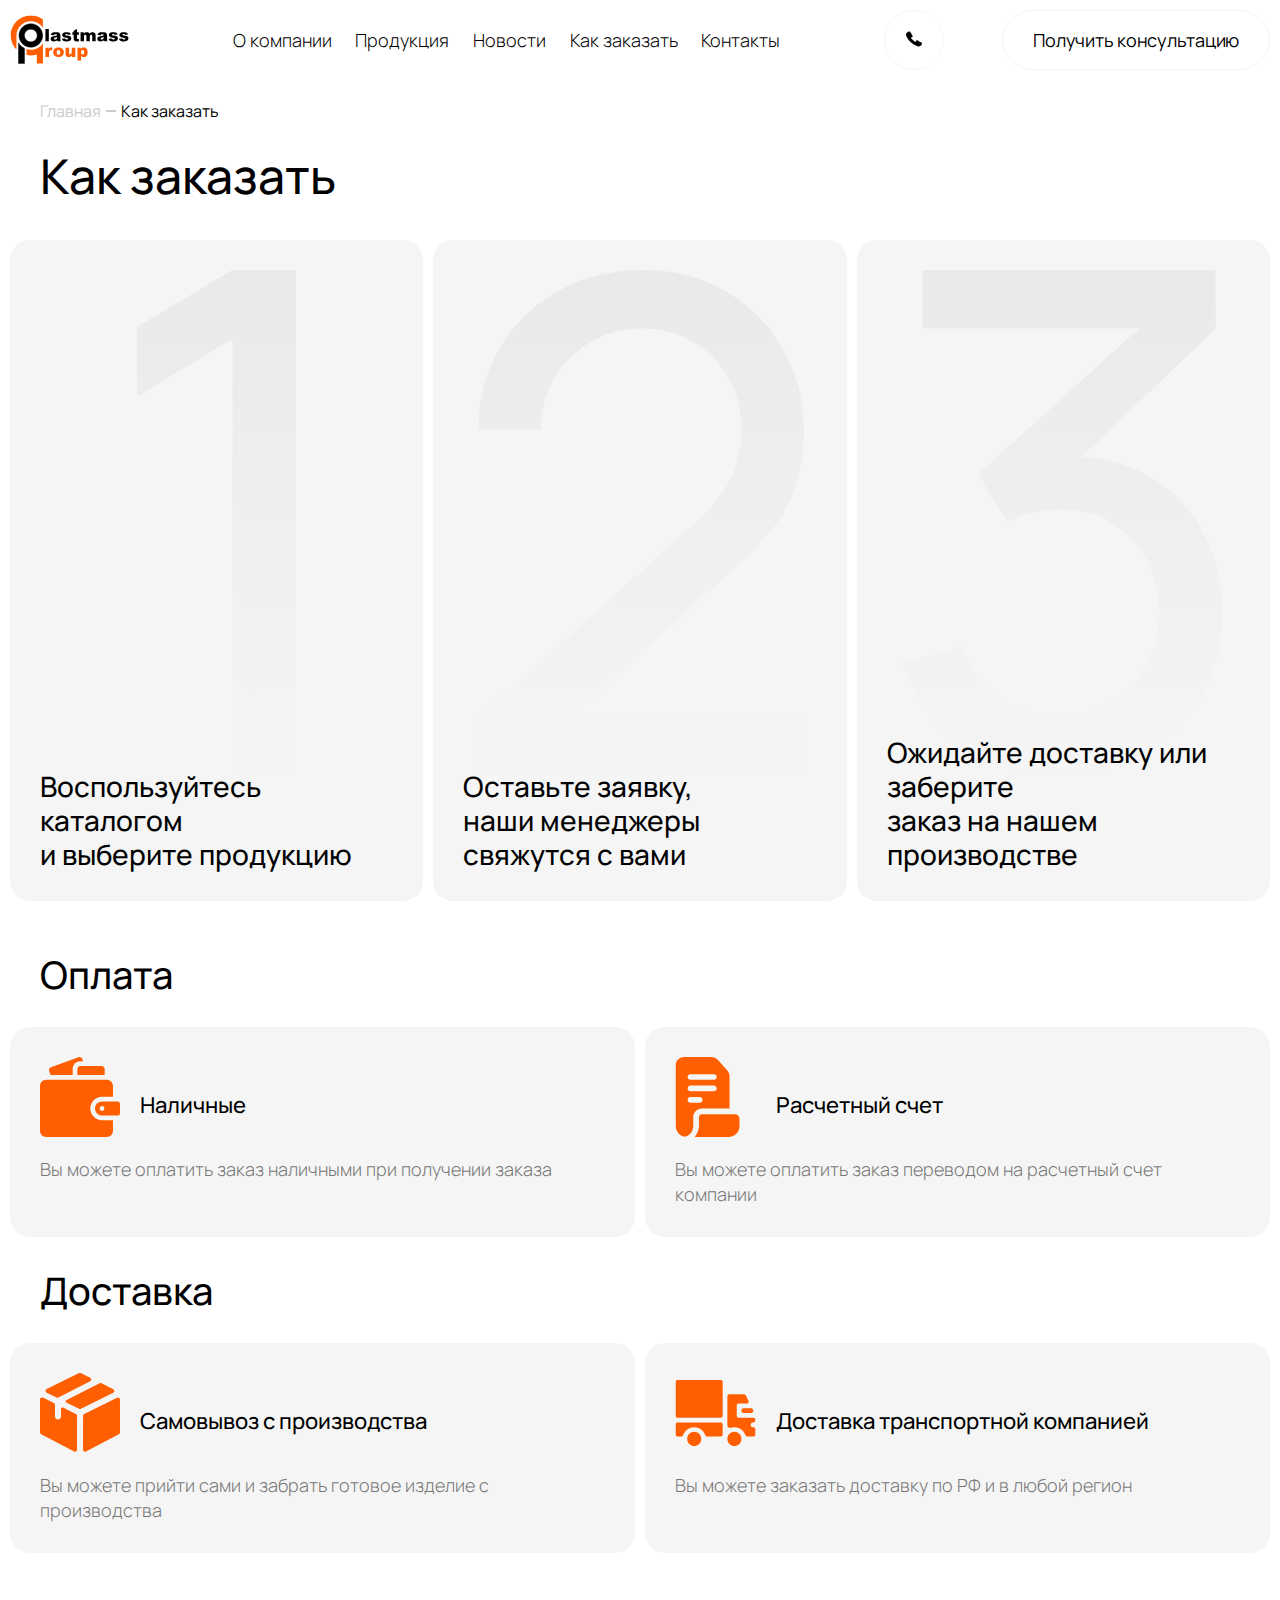
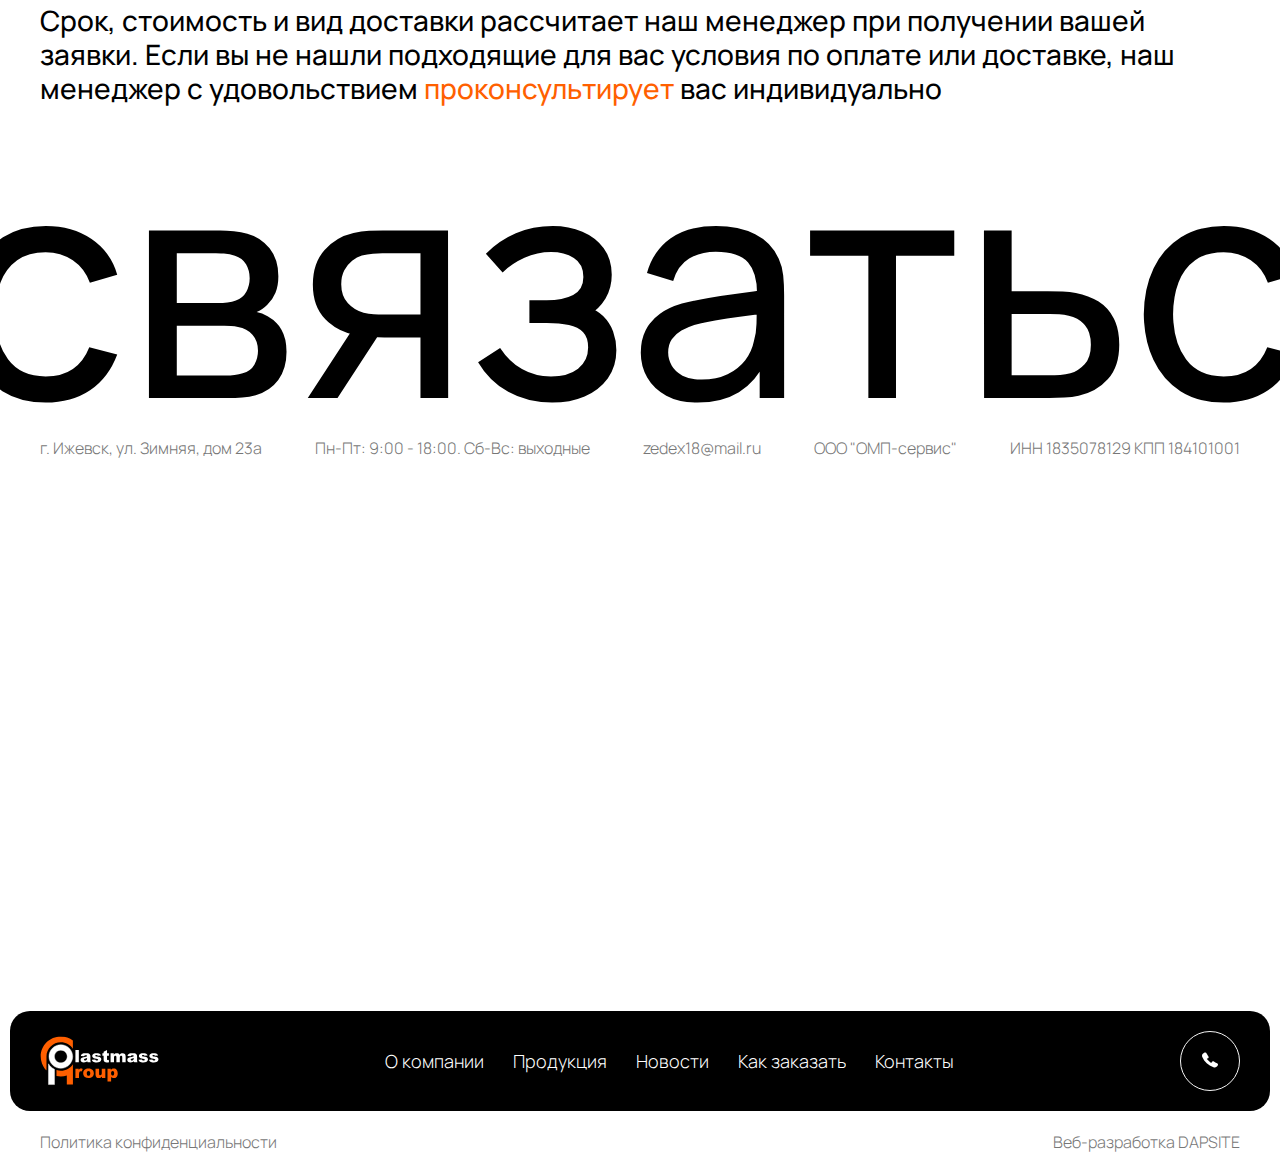
<file: how-to-buy.html>
<!DOCTYPE html>
<html lang="en">
<head>
    <meta charset="UTF-8">
    <title>zedex</title>

    <meta name="viewport" content="width=device-width, initial-scale=1, user-scalable=no">

    <link rel="apple-touch-icon" sizes="180x180" href="apple-touch-icon.png">
    <link rel="icon" type="image/png" sizes="32x32" href="favicon-32x32.png">
    <link rel="icon" type="image/png" sizes="16x16" href="favicon-16x16.png">
    <link rel="mask-icon" href="safari-pinned-tab.svg" color="#5bbad5">
    <meta name="msapplication-TileColor" content="#da532c">
    <meta name="theme-color" content="#ffffff">

    <link rel="stylesheet" href="https://cdn.jsdelivr.net/npm/swiper@11/swiper-bundle.min.css"/>
    <link rel="stylesheet" href="fonts/stylesheet.css">
    <link rel="stylesheet" href="style/style.css">
    <script src="https://api-maps.yandex.ru/2.0-stable/?apikey=5295af57-8a66-47d9-a847-4e2ad736648d&load=package.full&lang=ru-RU" type="text/javascript"></script>
</head>
<body>

<header class="header lg-view lg-md-view md-view">
    <div class="wrapper-inside">
        <div class="header-container">
            <div class="logo">
                <a href="">
                    <svg width="148" height="61" viewBox="0 0 148 61" fill="none" xmlns="http://www.w3.org/2000/svg">
                        <g clip-path="url(#clip0_460_2738)">
                            <path fill-rule="evenodd" clip-rule="evenodd" d="M25.9032 10.2686C34.0497 10.2686 40.656 16.8325 40.656 24.9341C40.656 33.0325 34.053 39.5997 25.9032 39.5997C17.7534 39.5997 11.1504 33.0358 11.1504 24.9341C11.1504 16.8358 17.7567 10.2686 25.9032 10.2686ZM18.0206 59.839V40.8522C14.9104 39.3276 12.3114 36.9276 10.5469 33.9767V59.839H18.0206ZM25.9032 17.0554C21.5265 17.0554 17.981 20.5833 17.981 24.9308C17.981 29.2817 21.5298 32.8063 25.9032 32.8063C30.2799 32.8063 33.8255 29.2784 33.8255 24.9308C33.8255 20.5833 30.2799 17.0554 25.9032 17.0554Z" fill="black" stroke="black" style="fill:black;fill-opacity:1;stroke:black;stroke-opacity:1;" stroke-width="0.523292" stroke-miterlimit="22.9256"/>
                            <path fill-rule="evenodd" clip-rule="evenodd" d="M44.0508 16.833H48.3021V32.0101H44.0508V16.833ZM54.8721 24.5773L50.822 24.1543C50.9737 23.4527 51.1947 22.8953 51.4816 22.492C51.7685 22.0887 52.1808 21.7379 52.725 21.4428C53.1109 21.2264 53.6485 21.0625 54.3279 20.9445C55.0074 20.8265 55.7429 20.7674 56.5344 20.7674C57.8042 20.7674 58.8267 20.8396 59.5951 20.9806C60.3669 21.1215 61.0101 21.4199 61.5213 21.8691C61.8841 22.1805 62.1677 22.6199 62.3788 23.1871C62.5833 23.7609 62.6888 24.2986 62.6888 24.8199V29.6756C62.6888 30.1904 62.7251 30.5969 62.7878 30.892C62.8537 31.1838 62.9989 31.5609 63.2231 32.0166H59.2455C59.0872 31.7346 58.9817 31.5183 58.9322 31.3707C58.8827 31.2232 58.8365 30.9904 58.7871 30.6724C58.233 31.2068 57.6789 31.5838 57.1314 31.8101C56.3827 32.115 55.512 32.2658 54.5192 32.2658C53.1999 32.2658 52.1973 31.9609 51.5113 31.3543C50.8285 30.751 50.4888 30.0002 50.4888 29.1117C50.4888 28.2756 50.7329 27.5871 51.2276 27.0527C51.7224 26.5117 52.6294 26.1117 53.9552 25.8527C55.5483 25.5346 56.5773 25.3117 57.0522 25.1838C57.5206 25.056 58.0219 24.8855 58.5496 24.6822C58.5496 24.1642 58.4441 23.8035 58.2297 23.5937C58.012 23.3904 57.636 23.2822 57.0918 23.2822C56.3992 23.2822 55.8781 23.3937 55.5318 23.6133C55.258 23.7773 55.037 24.1019 54.8721 24.5773ZM58.5463 26.7904C57.9625 27.0002 57.3557 27.1838 56.7257 27.3412C55.8649 27.5674 55.3174 27.7937 55.0898 28.0133C54.8523 28.2428 54.7336 28.5019 54.7336 28.7904C54.7336 29.1215 54.8523 29.3904 55.0832 29.6035C55.3174 29.8133 55.6604 29.9183 56.1122 29.9183C56.5839 29.9183 57.0225 29.8035 57.4315 29.5806C57.8372 29.351 58.1241 29.0724 58.2956 28.7478C58.4671 28.4199 58.5496 27.9904 58.5496 27.4691V26.7904H58.5463ZM64.483 28.9674L68.6915 28.5707C68.8663 29.0691 69.1071 29.4264 69.4204 29.6396C69.7338 29.856 70.1493 29.9609 70.6704 29.9609C71.2377 29.9609 71.6797 29.8396 71.993 29.5969C72.2338 29.4199 72.3558 29.1937 72.3558 28.9248C72.3558 28.6199 72.1942 28.3871 71.8809 28.2232C71.65 28.1051 71.0431 27.9609 70.057 27.7871C68.586 27.5281 67.5602 27.2953 66.9897 27.0756C66.4158 26.856 65.9342 26.4887 65.5418 25.974C65.146 25.4592 64.9514 24.8691 64.9514 24.2035C64.9514 23.4789 65.1658 22.8527 65.5879 22.3314C66.0101 21.8035 66.5939 21.4133 67.336 21.1543C68.0781 20.8953 69.0741 20.7642 70.3241 20.7642C71.6434 20.7642 72.6164 20.8658 73.2463 21.0658C73.8763 21.2658 74.3974 21.5773 74.8163 22.0002C75.2351 22.4199 75.5847 22.9904 75.8651 23.7084L71.8446 24.1051C71.739 23.751 71.5675 23.4953 71.3235 23.3281C70.9904 23.1051 70.588 22.9969 70.1163 22.9969C69.6414 22.9969 69.2885 23.0822 69.0708 23.2527C68.8498 23.4232 68.7443 23.6265 68.7443 23.8691C68.7443 24.1412 68.8828 24.3412 69.1599 24.4789C69.4369 24.6166 70.0405 24.7412 70.9739 24.8527C72.3822 25.0133 73.431 25.2297 74.117 25.515C74.8064 25.7969 75.3341 26.2002 75.6969 26.7281C76.063 27.2527 76.2444 27.8264 76.2444 28.456C76.2444 29.092 76.0531 29.7117 75.6639 30.3117C75.2813 30.9117 74.6711 31.3904 73.8433 31.7445C73.0121 32.1019 71.8809 32.2789 70.4527 32.2789C68.4343 32.2789 66.993 31.9937 66.1354 31.4199C65.2812 30.8363 64.7271 30.0199 64.483 28.9674ZM83.3783 16.833V21.0166H85.7102V24.092H83.3783V27.9937C83.3783 28.4625 83.4245 28.774 83.5136 28.9281C83.6521 29.1609 83.8928 29.2822 84.2425 29.2822C84.5558 29.2822 84.9912 29.1904 85.5551 29.0101L85.8685 31.9215C84.8197 32.1478 83.8434 32.2592 82.9331 32.2592C81.8777 32.2592 81.0993 32.1248 80.6013 31.856C80.0999 31.5871 79.7306 31.1773 79.4931 30.6297C79.2523 30.0822 79.1336 29.1904 79.1336 27.9609V24.092H77.5702V21.0166H79.1336V18.9937L83.3783 16.833ZM87.7616 21.0166H91.7195V22.6232C92.2933 21.951 92.8639 21.4789 93.4444 21.1904C94.0249 20.9084 94.7241 20.7674 95.5453 20.7674C96.426 20.7674 97.1252 20.9215 97.6364 21.233C98.1509 21.5445 98.5698 22.0068 98.8996 22.6232C99.5658 21.9051 100.173 21.4133 100.723 21.1576C101.271 20.8986 101.947 20.7674 102.752 20.7674C103.939 20.7674 104.866 21.1183 105.532 21.8199C106.202 22.5183 106.532 23.6166 106.532 25.1051V32.0101H102.284V25.7478C102.284 25.2494 102.188 24.8789 101.993 24.6396C101.71 24.2625 101.353 24.0691 100.931 24.0691C100.433 24.0691 100.028 24.2494 99.7241 24.6068C99.4174 24.9674 99.269 25.5445 99.269 26.3379V32.0101H95.0176V25.9543C95.0176 25.4691 94.988 25.1445 94.9352 24.9707C94.8428 24.6953 94.6878 24.4724 94.4668 24.3019C94.2426 24.1314 93.982 24.0461 93.6852 24.0461C93.197 24.0461 92.8012 24.2297 92.4879 24.5937C92.1746 24.9609 92.0196 25.5609 92.0196 26.3969V32.0101H87.7715V21.0166H87.7616ZM112.92 24.5773L108.87 24.1543C109.022 23.4527 109.243 22.8953 109.53 22.492C109.817 22.0887 110.229 21.7379 110.773 21.4428C111.159 21.2264 111.697 21.0625 112.376 20.9445C113.055 20.8265 113.791 20.7674 114.582 20.7674C115.852 20.7674 116.875 20.8396 117.643 20.9806C118.415 21.1215 119.058 21.4199 119.569 21.8691C119.932 22.1805 120.216 22.6199 120.427 23.1871C120.635 23.7609 120.737 24.2986 120.737 24.8199V29.6756C120.737 30.1904 120.773 30.5969 120.836 30.892C120.902 31.1838 121.047 31.5609 121.271 32.0166H117.294C117.135 31.7346 117.03 31.5183 116.98 31.3707C116.931 31.2232 116.885 30.9904 116.835 30.6724C116.281 31.2068 115.727 31.5838 115.179 31.8101C114.431 32.115 113.56 32.2658 112.567 32.2658C111.248 32.2658 110.245 31.9609 109.559 31.3543C108.877 30.751 108.537 30.0002 108.537 29.1117C108.537 28.2756 108.781 27.5871 109.276 27.0527C109.77 26.5117 110.677 26.1117 112.003 25.8527C113.596 25.5346 114.625 25.3117 115.1 25.1838C115.569 25.056 116.07 24.8855 116.598 24.6822C116.598 24.1642 116.492 23.8035 116.278 23.5937C116.06 23.3904 115.684 23.2822 115.14 23.2822C114.447 23.2822 113.926 23.3937 113.58 23.6133C113.309 23.7773 113.088 24.1019 112.92 24.5773ZM116.598 26.7904C116.014 27.0002 115.407 27.1838 114.777 27.3412C113.916 27.5674 113.369 27.7937 113.141 28.0133C112.904 28.2428 112.785 28.5019 112.785 28.7904C112.785 29.1215 112.904 29.3904 113.135 29.6035C113.369 29.8133 113.712 29.9183 114.164 29.9183C114.635 29.9183 115.074 29.8035 115.483 29.5806C115.889 29.351 116.175 29.0724 116.347 28.7478C116.519 28.4199 116.601 27.9904 116.601 27.4691V26.7904H116.598ZM122.534 28.9674L126.743 28.5707C126.918 29.0691 127.158 29.4264 127.472 29.6396C127.785 29.856 128.201 29.9609 128.722 29.9609C129.289 29.9609 129.731 29.8396 130.044 29.5969C130.285 29.4199 130.407 29.1937 130.407 28.9248C130.407 28.6199 130.246 28.3871 129.932 28.2232C129.701 28.1051 129.094 27.9609 128.108 27.7871C126.637 27.5281 125.612 27.2953 125.041 27.0756C124.467 26.856 123.986 26.4887 123.593 25.974C123.197 25.4592 123.003 24.8691 123.003 24.2035C123.003 23.4789 123.217 22.8527 123.639 22.3314C124.061 21.8035 124.645 21.4133 125.387 21.1543C126.129 20.8953 127.125 20.7642 128.375 20.7642C129.695 20.7642 130.668 20.8658 131.298 21.0658C131.928 21.2658 132.449 21.5773 132.868 22.0002C133.286 22.4199 133.636 22.9904 133.916 23.7084L129.896 24.1051C129.79 23.751 129.619 23.4953 129.375 23.3281C129.042 23.1051 128.639 22.9969 128.168 22.9969C127.693 22.9969 127.34 23.0822 127.122 23.2527C126.901 23.4232 126.796 23.6265 126.796 23.8691C126.796 24.1412 126.934 24.3412 127.211 24.4789C127.488 24.6166 128.092 24.7412 129.025 24.8527C130.434 25.0133 131.482 25.2297 132.168 25.515C132.858 25.7969 133.385 26.2002 133.748 26.7281C134.114 27.2527 134.296 27.8264 134.296 28.456C134.296 29.092 134.104 29.7117 133.715 30.3117C133.333 30.9117 132.722 31.3904 131.895 31.7445C131.064 32.1019 129.932 32.2789 128.504 32.2789C126.486 32.2789 125.044 31.9937 124.19 31.4199C123.329 30.8363 122.778 30.0199 122.534 28.9674ZM135.562 28.9674L139.771 28.5707C139.946 29.0691 140.186 29.4264 140.5 29.6396C140.813 29.856 141.229 29.9609 141.75 29.9609C142.317 29.9609 142.759 29.8396 143.072 29.5969C143.313 29.4199 143.435 29.1937 143.435 28.9248C143.435 28.6199 143.273 28.3871 142.96 28.2232C142.729 28.1051 142.122 27.9609 141.136 27.7871C139.665 27.5281 138.639 27.2953 138.069 27.0756C137.498 26.856 137.013 26.4887 136.621 25.974C136.225 25.4592 136.031 24.8691 136.031 24.2035C136.031 23.4789 136.245 22.8527 136.667 22.3314C137.089 21.8035 137.673 21.4133 138.415 21.1543C139.157 20.8953 140.153 20.7642 141.403 20.7642C142.723 20.7642 143.696 20.8658 144.326 21.0658C144.955 21.2658 145.477 21.5773 145.895 22.0002C146.314 22.4199 146.664 22.9904 146.944 23.7084L142.924 24.1051C142.818 23.751 142.647 23.4953 142.403 23.3281C142.07 23.1051 141.667 22.9969 141.196 22.9969C140.721 22.9969 140.368 23.0822 140.15 23.2527C139.929 23.4232 139.823 23.6265 139.823 23.8691C139.823 24.1412 139.962 24.3412 140.239 24.4789C140.516 24.6166 141.12 24.7412 142.053 24.8527C143.461 25.0133 144.51 25.2297 145.196 25.515C145.886 25.7969 146.413 26.2002 146.776 26.7281C147.142 27.2527 147.324 27.8264 147.324 28.456C147.324 29.092 147.132 29.7117 146.743 30.3117C146.36 30.9117 145.75 31.3904 144.922 31.7445C144.091 32.1019 142.96 32.2789 141.532 32.2789C139.513 32.2789 138.072 31.9937 137.218 31.4199C136.36 30.8363 135.806 30.0199 135.562 28.9674Z" fill="black" style="fill:black;fill-opacity:1;"/>
                            <path fill-rule="evenodd" clip-rule="evenodd" d="M40.9468 59.8391H33.3445V48.6587C30.9929 49.3866 28.4962 49.78 25.9038 49.78C24.0502 49.78 22.2461 49.5768 20.508 49.1964V41.8456C22.2098 42.3833 24.0238 42.6718 25.9038 42.6718C32.2231 42.6718 37.7773 39.4063 40.9468 34.4784V59.8391ZM8.06062 24.7702C8.14967 15.0489 16.1016 7.19316 25.9038 7.19316C32.1934 7.19316 37.7212 10.4259 40.8974 15.3145V5.05218C36.7218 1.93414 31.5272 0.0849609 25.9038 0.0849609C12.1009 0.0849609 0.910156 11.2096 0.910156 24.9309C0.910156 27.8915 1.43127 30.7341 2.38775 33.3669L2.44052 33.5112L2.4636 33.5735C3.28155 35.7735 4.40623 37.826 5.78487 39.6751C6.43132 40.544 7.13054 41.3669 7.87922 42.144V42.1309C7.93859 42.1932 8.00125 42.2555 8.06062 42.3145V24.7702Z" fill="#F26B27" style="fill:#F26B27;fill:color(display-p3 0.9495 0.4194 0.1521);fill-opacity:1;"/>
                            <path fill-rule="evenodd" clip-rule="evenodd" d="M44.0508 40.0459H48.19V41.9213C48.5891 41.1114 49.0014 40.5508 49.4268 40.2426C49.849 39.9377 50.3734 39.7803 50.9968 39.7803C51.6498 39.7803 52.3622 39.9836 53.1373 40.3836L51.7685 43.518C51.2507 43.3016 50.8352 43.1934 50.5284 43.1934C49.9512 43.1934 49.4994 43.4327 49.1828 43.9049C48.7276 44.577 48.4967 45.8295 48.4967 47.6655V51.5114H44.0508V40.0459ZM53.7046 45.8131C53.7046 44.0655 54.2983 42.6196 55.4856 41.4885C56.6762 40.3541 58.2792 39.7836 60.3009 39.7836C62.613 39.7836 64.361 40.4524 65.5385 41.7836C66.4883 42.8557 66.9633 44.1803 66.9633 45.7508C66.9633 47.5147 66.3729 48.9606 65.1987 50.0885C64.0213 51.2131 62.3953 51.777 60.3141 51.777C58.4606 51.777 56.9599 51.3081 55.8154 50.3704C54.4038 49.2131 53.7046 47.695 53.7046 45.8131ZM58.1373 45.8032C58.1373 46.8295 58.3451 47.5836 58.764 48.0721C59.1796 48.5639 59.704 48.8098 60.3339 48.8098C60.9705 48.8098 61.4949 48.5672 61.9039 48.0819C62.3161 47.5999 62.5206 46.8295 62.5206 45.7573C62.5206 44.7639 62.3128 44.0229 61.9006 43.5377C61.4883 43.0557 60.9771 42.8098 60.3669 42.8098C59.7205 42.8098 59.1861 43.0557 58.7673 43.5475C58.3484 44.0426 58.1373 44.7967 58.1373 45.8032ZM81.2576 51.518H77.125V49.659C76.5082 50.4229 75.8882 50.9672 75.2615 51.2885C74.6349 51.6131 73.8631 51.7737 72.9495 51.7737C71.7324 51.7737 70.7793 51.4131 70.0867 50.6885C69.3973 49.9639 69.051 48.8491 69.051 47.3442V40.0426H73.497V46.3541C73.497 47.0721 73.6322 47.5868 73.8961 47.8885C74.1665 48.1901 74.5425 48.3409 75.0273 48.3409C75.5584 48.3409 75.9871 48.1377 76.3268 47.7377C76.6632 47.3311 76.8314 46.6098 76.8314 45.5639V40.0426H81.2576V51.518ZM83.9621 55.8852V40.0459H88.1013V41.7409C88.6752 41.0262 89.1996 40.5442 89.6779 40.2918C90.3243 39.9508 91.0367 39.7836 91.8184 39.7836C93.3619 39.7836 94.5559 40.3737 95.4035 41.5475C96.2446 42.7213 96.67 44.1737 96.67 45.9016C96.67 47.8098 96.2116 49.2655 95.2914 50.2721C94.3712 51.2754 93.2069 51.777 91.8052 51.777C91.1225 51.777 90.4991 51.6622 89.9384 51.4327C89.3777 51.1999 88.8731 50.859 88.4312 50.4032V55.8819H83.9621V55.8852ZM88.3982 45.8131C88.3982 46.7213 88.5862 47.3967 88.9721 47.8327C89.3547 48.2721 89.8395 48.4918 90.4266 48.4918C90.9411 48.4918 91.3731 48.2819 91.7228 47.859C92.0724 47.4393 92.2472 46.7245 92.2472 45.7147C92.2472 44.7868 92.0658 44.1049 91.703 43.6688C91.3435 43.2295 90.8982 43.0131 90.3771 43.0131C89.8098 43.0131 89.3382 43.2327 88.9622 43.6721C88.5829 44.1147 88.3982 44.8295 88.3982 45.8131Z" fill="#F26B27" style="fill:#F26B27;fill:color(display-p3 0.9495 0.4194 0.1521);fill-opacity:1;"/>
                        </g>
                        <defs>
                            <clipPath id="clip0_460_2738">
                                <rect width="148" height="61" fill="white" style="fill:white;fill-opacity:1;"/>
                            </clipPath>
                        </defs>
                    </svg>
                </a>
            </div>
            <div class="nav-menu">
                <div class="nav">
                    <ul>
                        <li>
                            <a href="about.html" class="hovered-link">
                                <span class="hovered-link-container hovered-top">
                                    <span class="visible-link-name">О компании</span>
                                    <span class="hidden-link-name">О компании</span>
                                </span>
                            </a>
                        </li>
                        <li>
                            <a href="products.html" class="hovered-link">
                                <span class="hovered-link-container hovered-top">
                                    <span class="visible-link-name">Продукция</span>
                                    <span class="hidden-link-name">Продукция</span>
                                </span>
                            </a>
                        </li>
                        <li>
                            <a href="news.html" class="hovered-link">
                                <span class="hovered-link-container hovered-top">
                                    <span class="visible-link-name">Новости</span>
                                    <span class="hidden-link-name">Новости</span>
                                </span>
                            </a>
                        </li>
                        <li>
                            <a href="how-to-buy.html" class="hovered-link">
                                <span class="hovered-link-container hovered-top">
                                    <span class="visible-link-name">Как заказать</span>
                                    <span class="hidden-link-name">Как заказать</span>
                                </span>
                            </a>
                        </li>
                        <li>
                            <a href="contacts.html" class="hovered-link">
                                <span class="hovered-link-container hovered-top">
                                    <span class="visible-link-name">Контакты</span>
                                    <span class="hidden-link-name">Контакты</span>
                                </span>
                            </a>
                        </li>
                    </ul>
                </div>
            </div>
            <div class="numbers lg-view lg-md-view">
                <a href="tel:+73412656536" class="ya_counter hovered-link" data-counter="phone_number">
                    <span class="hovered-link-container hovered-top">
                        <span class="visible-link-name">+7 (3412) 65 65 36</span>
                        <span class="hidden-link-name">+7 (3412) 65 65 36</span>
                    </span>
                </a>
                <a href="tel:+79829950557" class="ya_counter hovered-link" data-counter="phone_number">
                    <span class="hovered-link-container hovered-top">
                        <span class="visible-link-name">+7 (982) 995 05 57</span>
                        <span class="hidden-link-name">+7 (982) 995 05 57</span>
                    </span>
                </a>
            </div>
            <div class="numbers md-view xs-md-view xs-view">
                <a href="#" class="btn btn-icon open-phones-block gray">
                    <div class="numbers-icon">
                        <svg xmlns="http://www.w3.org/2000/svg" width="16" height="16" viewBox="0 0 16 16" fill="none">
                            <path d="M15.9683 12.3061C15.8679 11.8592 15.5534 11.4591 15.1016 11.2091C14.265 10.7497 13.3982 10.3059 12.5616 9.87778L11.9894 9.58402C11.2598 9.21212 10.7612 9.28087 10.4701 9.40588C10.1923 9.52464 9.82753 9.80903 9.67025 10.4934C9.6663 10.5046 9.66405 10.5161 9.66355 10.5278C9.61335 10.706 9.4728 10.7778 9.39249 10.806C9.20843 10.8653 8.99091 10.8247 8.8102 10.6935C7.43782 9.68881 6.19768 8.53592 5.11567 7.25887C4.97512 7.09636 4.93161 6.89635 4.99854 6.72447C5.02866 6.64634 5.11232 6.5057 5.34658 6.45883C5.35662 6.4557 5.37 6.4557 5.38004 6.45258C6.12296 6.29944 6.41746 5.94317 6.53793 5.67128C6.66844 5.36501 6.71195 4.83998 6.17316 4.08368C5.76824 3.51802 5.43024 2.89923 5.10228 2.2992C4.95169 2.02731 4.80445 1.75541 4.65051 1.48665C4.34263 0.955366 3.93101 0.624096 3.4625 0.527215C3.0375 0.442835 2.58907 0.555342 2.16407 0.85536C1.74241 1.15538 1.29732 1.48665 0.875667 1.86792C-0.0312324 2.69297 -0.238715 3.73679 0.276645 4.88373C2.4619 9.7684 6.22671 13.2592 11.4707 15.2625C11.8789 15.4219 12.2805 15.5 12.662 15.5C13.3514 15.5 13.9839 15.2437 14.5327 14.7375C14.9778 14.3281 15.3693 13.8562 15.704 13.4405C15.9616 13.1124 16.0554 12.7092 15.9683 12.3061Z" fill="currentColor" />
                        </svg>
                    </div>
                </a>
                <div class="numbers-hidden-block">
                    <a href="tel:+73412656536" class="ya_counter hovered-link" data-counter="phone_number">
                        <span class="hovered-link-container hovered-top">
                            <span class="visible-link-name">+7 (3412) 65 65 36</span>
                            <span class="hidden-link-name">+7 (3412) 65 65 36</span>
                        </span>
                    </a>
                    <a href="tel:+79829950557" class="ya_counter hovered-link" data-counter="phone_number">
                        <span class="hovered-link-container hovered-top">
                            <span class="visible-link-name">+7 (982) 995 05 57</span>
                            <span class="hidden-link-name">+7 (982) 995 05 57</span>
                        </span>
                    </a>
                </div>
            </div>
            <div class="button-call-back">
                <a href="#" class="btn gray">Получить&nbsp;консультацию</a>
            </div>
        </div>

    </div>
</header>



<header class="header xs-md-view xs-view">
    <div class="wrapper-inside">
        <div class="header-container">
            <div class="header-container-left">
                <div class="mobile-menu-open xs-md-view">
                    <a href="#" class="btn btn-icon gray">
                        <span></span>
                    </a>
                </div>
                <div class="logo">
                    <a href="">
                        <svg width="148" height="61" viewBox="0 0 148 61" fill="none" xmlns="http://www.w3.org/2000/svg">
                            <g clip-path="url(#clip0_460_2738)">
                                <path fill-rule="evenodd" clip-rule="evenodd" d="M25.9032 10.2686C34.0497 10.2686 40.656 16.8325 40.656 24.9341C40.656 33.0325 34.053 39.5997 25.9032 39.5997C17.7534 39.5997 11.1504 33.0358 11.1504 24.9341C11.1504 16.8358 17.7567 10.2686 25.9032 10.2686ZM18.0206 59.839V40.8522C14.9104 39.3276 12.3114 36.9276 10.5469 33.9767V59.839H18.0206ZM25.9032 17.0554C21.5265 17.0554 17.981 20.5833 17.981 24.9308C17.981 29.2817 21.5298 32.8063 25.9032 32.8063C30.2799 32.8063 33.8255 29.2784 33.8255 24.9308C33.8255 20.5833 30.2799 17.0554 25.9032 17.0554Z" fill="currentColor" stroke="currentColor" style="fill-opacity:1;stroke-opacity:1;" stroke-width="0.523292" stroke-miterlimit="22.9256"/>
                                <path fill-rule="evenodd" clip-rule="evenodd" d="M44.0508 16.833H48.3021V32.0101H44.0508V16.833ZM54.8721 24.5773L50.822 24.1543C50.9737 23.4527 51.1947 22.8953 51.4816 22.492C51.7685 22.0887 52.1808 21.7379 52.725 21.4428C53.1109 21.2264 53.6485 21.0625 54.3279 20.9445C55.0074 20.8265 55.7429 20.7674 56.5344 20.7674C57.8042 20.7674 58.8267 20.8396 59.5951 20.9806C60.3669 21.1215 61.0101 21.4199 61.5213 21.8691C61.8841 22.1805 62.1677 22.6199 62.3788 23.1871C62.5833 23.7609 62.6888 24.2986 62.6888 24.8199V29.6756C62.6888 30.1904 62.7251 30.5969 62.7878 30.892C62.8537 31.1838 62.9989 31.5609 63.2231 32.0166H59.2455C59.0872 31.7346 58.9817 31.5183 58.9322 31.3707C58.8827 31.2232 58.8365 30.9904 58.7871 30.6724C58.233 31.2068 57.6789 31.5838 57.1314 31.8101C56.3827 32.115 55.512 32.2658 54.5192 32.2658C53.1999 32.2658 52.1973 31.9609 51.5113 31.3543C50.8285 30.751 50.4888 30.0002 50.4888 29.1117C50.4888 28.2756 50.7329 27.5871 51.2276 27.0527C51.7224 26.5117 52.6294 26.1117 53.9552 25.8527C55.5483 25.5346 56.5773 25.3117 57.0522 25.1838C57.5206 25.056 58.0219 24.8855 58.5496 24.6822C58.5496 24.1642 58.4441 23.8035 58.2297 23.5937C58.012 23.3904 57.636 23.2822 57.0918 23.2822C56.3992 23.2822 55.8781 23.3937 55.5318 23.6133C55.258 23.7773 55.037 24.1019 54.8721 24.5773ZM58.5463 26.7904C57.9625 27.0002 57.3557 27.1838 56.7257 27.3412C55.8649 27.5674 55.3174 27.7937 55.0898 28.0133C54.8523 28.2428 54.7336 28.5019 54.7336 28.7904C54.7336 29.1215 54.8523 29.3904 55.0832 29.6035C55.3174 29.8133 55.6604 29.9183 56.1122 29.9183C56.5839 29.9183 57.0225 29.8035 57.4315 29.5806C57.8372 29.351 58.1241 29.0724 58.2956 28.7478C58.4671 28.4199 58.5496 27.9904 58.5496 27.4691V26.7904H58.5463ZM64.483 28.9674L68.6915 28.5707C68.8663 29.0691 69.1071 29.4264 69.4204 29.6396C69.7338 29.856 70.1493 29.9609 70.6704 29.9609C71.2377 29.9609 71.6797 29.8396 71.993 29.5969C72.2338 29.4199 72.3558 29.1937 72.3558 28.9248C72.3558 28.6199 72.1942 28.3871 71.8809 28.2232C71.65 28.1051 71.0431 27.9609 70.057 27.7871C68.586 27.5281 67.5602 27.2953 66.9897 27.0756C66.4158 26.856 65.9342 26.4887 65.5418 25.974C65.146 25.4592 64.9514 24.8691 64.9514 24.2035C64.9514 23.4789 65.1658 22.8527 65.5879 22.3314C66.0101 21.8035 66.5939 21.4133 67.336 21.1543C68.0781 20.8953 69.0741 20.7642 70.3241 20.7642C71.6434 20.7642 72.6164 20.8658 73.2463 21.0658C73.8763 21.2658 74.3974 21.5773 74.8163 22.0002C75.2351 22.4199 75.5847 22.9904 75.8651 23.7084L71.8446 24.1051C71.739 23.751 71.5675 23.4953 71.3235 23.3281C70.9904 23.1051 70.588 22.9969 70.1163 22.9969C69.6414 22.9969 69.2885 23.0822 69.0708 23.2527C68.8498 23.4232 68.7443 23.6265 68.7443 23.8691C68.7443 24.1412 68.8828 24.3412 69.1599 24.4789C69.4369 24.6166 70.0405 24.7412 70.9739 24.8527C72.3822 25.0133 73.431 25.2297 74.117 25.515C74.8064 25.7969 75.3341 26.2002 75.6969 26.7281C76.063 27.2527 76.2444 27.8264 76.2444 28.456C76.2444 29.092 76.0531 29.7117 75.6639 30.3117C75.2813 30.9117 74.6711 31.3904 73.8433 31.7445C73.0121 32.1019 71.8809 32.2789 70.4527 32.2789C68.4343 32.2789 66.993 31.9937 66.1354 31.4199C65.2812 30.8363 64.7271 30.0199 64.483 28.9674ZM83.3783 16.833V21.0166H85.7102V24.092H83.3783V27.9937C83.3783 28.4625 83.4245 28.774 83.5136 28.9281C83.6521 29.1609 83.8928 29.2822 84.2425 29.2822C84.5558 29.2822 84.9912 29.1904 85.5551 29.0101L85.8685 31.9215C84.8197 32.1478 83.8434 32.2592 82.9331 32.2592C81.8777 32.2592 81.0993 32.1248 80.6013 31.856C80.0999 31.5871 79.7306 31.1773 79.4931 30.6297C79.2523 30.0822 79.1336 29.1904 79.1336 27.9609V24.092H77.5702V21.0166H79.1336V18.9937L83.3783 16.833ZM87.7616 21.0166H91.7195V22.6232C92.2933 21.951 92.8639 21.4789 93.4444 21.1904C94.0249 20.9084 94.7241 20.7674 95.5453 20.7674C96.426 20.7674 97.1252 20.9215 97.6364 21.233C98.1509 21.5445 98.5698 22.0068 98.8996 22.6232C99.5658 21.9051 100.173 21.4133 100.723 21.1576C101.271 20.8986 101.947 20.7674 102.752 20.7674C103.939 20.7674 104.866 21.1183 105.532 21.8199C106.202 22.5183 106.532 23.6166 106.532 25.1051V32.0101H102.284V25.7478C102.284 25.2494 102.188 24.8789 101.993 24.6396C101.71 24.2625 101.353 24.0691 100.931 24.0691C100.433 24.0691 100.028 24.2494 99.7241 24.6068C99.4174 24.9674 99.269 25.5445 99.269 26.3379V32.0101H95.0176V25.9543C95.0176 25.4691 94.988 25.1445 94.9352 24.9707C94.8428 24.6953 94.6878 24.4724 94.4668 24.3019C94.2426 24.1314 93.982 24.0461 93.6852 24.0461C93.197 24.0461 92.8012 24.2297 92.4879 24.5937C92.1746 24.9609 92.0196 25.5609 92.0196 26.3969V32.0101H87.7715V21.0166H87.7616ZM112.92 24.5773L108.87 24.1543C109.022 23.4527 109.243 22.8953 109.53 22.492C109.817 22.0887 110.229 21.7379 110.773 21.4428C111.159 21.2264 111.697 21.0625 112.376 20.9445C113.055 20.8265 113.791 20.7674 114.582 20.7674C115.852 20.7674 116.875 20.8396 117.643 20.9806C118.415 21.1215 119.058 21.4199 119.569 21.8691C119.932 22.1805 120.216 22.6199 120.427 23.1871C120.635 23.7609 120.737 24.2986 120.737 24.8199V29.6756C120.737 30.1904 120.773 30.5969 120.836 30.892C120.902 31.1838 121.047 31.5609 121.271 32.0166H117.294C117.135 31.7346 117.03 31.5183 116.98 31.3707C116.931 31.2232 116.885 30.9904 116.835 30.6724C116.281 31.2068 115.727 31.5838 115.179 31.8101C114.431 32.115 113.56 32.2658 112.567 32.2658C111.248 32.2658 110.245 31.9609 109.559 31.3543C108.877 30.751 108.537 30.0002 108.537 29.1117C108.537 28.2756 108.781 27.5871 109.276 27.0527C109.77 26.5117 110.677 26.1117 112.003 25.8527C113.596 25.5346 114.625 25.3117 115.1 25.1838C115.569 25.056 116.07 24.8855 116.598 24.6822C116.598 24.1642 116.492 23.8035 116.278 23.5937C116.06 23.3904 115.684 23.2822 115.14 23.2822C114.447 23.2822 113.926 23.3937 113.58 23.6133C113.309 23.7773 113.088 24.1019 112.92 24.5773ZM116.598 26.7904C116.014 27.0002 115.407 27.1838 114.777 27.3412C113.916 27.5674 113.369 27.7937 113.141 28.0133C112.904 28.2428 112.785 28.5019 112.785 28.7904C112.785 29.1215 112.904 29.3904 113.135 29.6035C113.369 29.8133 113.712 29.9183 114.164 29.9183C114.635 29.9183 115.074 29.8035 115.483 29.5806C115.889 29.351 116.175 29.0724 116.347 28.7478C116.519 28.4199 116.601 27.9904 116.601 27.4691V26.7904H116.598ZM122.534 28.9674L126.743 28.5707C126.918 29.0691 127.158 29.4264 127.472 29.6396C127.785 29.856 128.201 29.9609 128.722 29.9609C129.289 29.9609 129.731 29.8396 130.044 29.5969C130.285 29.4199 130.407 29.1937 130.407 28.9248C130.407 28.6199 130.246 28.3871 129.932 28.2232C129.701 28.1051 129.094 27.9609 128.108 27.7871C126.637 27.5281 125.612 27.2953 125.041 27.0756C124.467 26.856 123.986 26.4887 123.593 25.974C123.197 25.4592 123.003 24.8691 123.003 24.2035C123.003 23.4789 123.217 22.8527 123.639 22.3314C124.061 21.8035 124.645 21.4133 125.387 21.1543C126.129 20.8953 127.125 20.7642 128.375 20.7642C129.695 20.7642 130.668 20.8658 131.298 21.0658C131.928 21.2658 132.449 21.5773 132.868 22.0002C133.286 22.4199 133.636 22.9904 133.916 23.7084L129.896 24.1051C129.79 23.751 129.619 23.4953 129.375 23.3281C129.042 23.1051 128.639 22.9969 128.168 22.9969C127.693 22.9969 127.34 23.0822 127.122 23.2527C126.901 23.4232 126.796 23.6265 126.796 23.8691C126.796 24.1412 126.934 24.3412 127.211 24.4789C127.488 24.6166 128.092 24.7412 129.025 24.8527C130.434 25.0133 131.482 25.2297 132.168 25.515C132.858 25.7969 133.385 26.2002 133.748 26.7281C134.114 27.2527 134.296 27.8264 134.296 28.456C134.296 29.092 134.104 29.7117 133.715 30.3117C133.333 30.9117 132.722 31.3904 131.895 31.7445C131.064 32.1019 129.932 32.2789 128.504 32.2789C126.486 32.2789 125.044 31.9937 124.19 31.4199C123.329 30.8363 122.778 30.0199 122.534 28.9674ZM135.562 28.9674L139.771 28.5707C139.946 29.0691 140.186 29.4264 140.5 29.6396C140.813 29.856 141.229 29.9609 141.75 29.9609C142.317 29.9609 142.759 29.8396 143.072 29.5969C143.313 29.4199 143.435 29.1937 143.435 28.9248C143.435 28.6199 143.273 28.3871 142.96 28.2232C142.729 28.1051 142.122 27.9609 141.136 27.7871C139.665 27.5281 138.639 27.2953 138.069 27.0756C137.498 26.856 137.013 26.4887 136.621 25.974C136.225 25.4592 136.031 24.8691 136.031 24.2035C136.031 23.4789 136.245 22.8527 136.667 22.3314C137.089 21.8035 137.673 21.4133 138.415 21.1543C139.157 20.8953 140.153 20.7642 141.403 20.7642C142.723 20.7642 143.696 20.8658 144.326 21.0658C144.955 21.2658 145.477 21.5773 145.895 22.0002C146.314 22.4199 146.664 22.9904 146.944 23.7084L142.924 24.1051C142.818 23.751 142.647 23.4953 142.403 23.3281C142.07 23.1051 141.667 22.9969 141.196 22.9969C140.721 22.9969 140.368 23.0822 140.15 23.2527C139.929 23.4232 139.823 23.6265 139.823 23.8691C139.823 24.1412 139.962 24.3412 140.239 24.4789C140.516 24.6166 141.12 24.7412 142.053 24.8527C143.461 25.0133 144.51 25.2297 145.196 25.515C145.886 25.7969 146.413 26.2002 146.776 26.7281C147.142 27.2527 147.324 27.8264 147.324 28.456C147.324 29.092 147.132 29.7117 146.743 30.3117C146.36 30.9117 145.75 31.3904 144.922 31.7445C144.091 32.1019 142.96 32.2789 141.532 32.2789C139.513 32.2789 138.072 31.9937 137.218 31.4199C136.36 30.8363 135.806 30.0199 135.562 28.9674Z" fill="currentColor" style="fill-opacity:1;"/>
                                <path fill-rule="evenodd" clip-rule="evenodd" d="M40.9468 59.8391H33.3445V48.6587C30.9929 49.3866 28.4962 49.78 25.9038 49.78C24.0502 49.78 22.2461 49.5768 20.508 49.1964V41.8456C22.2098 42.3833 24.0238 42.6718 25.9038 42.6718C32.2231 42.6718 37.7773 39.4063 40.9468 34.4784V59.8391ZM8.06062 24.7702C8.14967 15.0489 16.1016 7.19316 25.9038 7.19316C32.1934 7.19316 37.7212 10.4259 40.8974 15.3145V5.05218C36.7218 1.93414 31.5272 0.0849609 25.9038 0.0849609C12.1009 0.0849609 0.910156 11.2096 0.910156 24.9309C0.910156 27.8915 1.43127 30.7341 2.38775 33.3669L2.44052 33.5112L2.4636 33.5735C3.28155 35.7735 4.40623 37.826 5.78487 39.6751C6.43132 40.544 7.13054 41.3669 7.87922 42.144V42.1309C7.93859 42.1932 8.00125 42.2555 8.06062 42.3145V24.7702Z" fill="#F26B27" style="fill:#F26B27;fill:color(display-p3 0.9495 0.4194 0.1521);fill-opacity:1;"/>
                                <path fill-rule="evenodd" clip-rule="evenodd" d="M44.0508 40.0459H48.19V41.9213C48.5891 41.1114 49.0014 40.5508 49.4268 40.2426C49.849 39.9377 50.3734 39.7803 50.9968 39.7803C51.6498 39.7803 52.3622 39.9836 53.1373 40.3836L51.7685 43.518C51.2507 43.3016 50.8352 43.1934 50.5284 43.1934C49.9512 43.1934 49.4994 43.4327 49.1828 43.9049C48.7276 44.577 48.4967 45.8295 48.4967 47.6655V51.5114H44.0508V40.0459ZM53.7046 45.8131C53.7046 44.0655 54.2983 42.6196 55.4856 41.4885C56.6762 40.3541 58.2792 39.7836 60.3009 39.7836C62.613 39.7836 64.361 40.4524 65.5385 41.7836C66.4883 42.8557 66.9633 44.1803 66.9633 45.7508C66.9633 47.5147 66.3729 48.9606 65.1987 50.0885C64.0213 51.2131 62.3953 51.777 60.3141 51.777C58.4606 51.777 56.9599 51.3081 55.8154 50.3704C54.4038 49.2131 53.7046 47.695 53.7046 45.8131ZM58.1373 45.8032C58.1373 46.8295 58.3451 47.5836 58.764 48.0721C59.1796 48.5639 59.704 48.8098 60.3339 48.8098C60.9705 48.8098 61.4949 48.5672 61.9039 48.0819C62.3161 47.5999 62.5206 46.8295 62.5206 45.7573C62.5206 44.7639 62.3128 44.0229 61.9006 43.5377C61.4883 43.0557 60.9771 42.8098 60.3669 42.8098C59.7205 42.8098 59.1861 43.0557 58.7673 43.5475C58.3484 44.0426 58.1373 44.7967 58.1373 45.8032ZM81.2576 51.518H77.125V49.659C76.5082 50.4229 75.8882 50.9672 75.2615 51.2885C74.6349 51.6131 73.8631 51.7737 72.9495 51.7737C71.7324 51.7737 70.7793 51.4131 70.0867 50.6885C69.3973 49.9639 69.051 48.8491 69.051 47.3442V40.0426H73.497V46.3541C73.497 47.0721 73.6322 47.5868 73.8961 47.8885C74.1665 48.1901 74.5425 48.3409 75.0273 48.3409C75.5584 48.3409 75.9871 48.1377 76.3268 47.7377C76.6632 47.3311 76.8314 46.6098 76.8314 45.5639V40.0426H81.2576V51.518ZM83.9621 55.8852V40.0459H88.1013V41.7409C88.6752 41.0262 89.1996 40.5442 89.6779 40.2918C90.3243 39.9508 91.0367 39.7836 91.8184 39.7836C93.3619 39.7836 94.5559 40.3737 95.4035 41.5475C96.2446 42.7213 96.67 44.1737 96.67 45.9016C96.67 47.8098 96.2116 49.2655 95.2914 50.2721C94.3712 51.2754 93.2069 51.777 91.8052 51.777C91.1225 51.777 90.4991 51.6622 89.9384 51.4327C89.3777 51.1999 88.8731 50.859 88.4312 50.4032V55.8819H83.9621V55.8852ZM88.3982 45.8131C88.3982 46.7213 88.5862 47.3967 88.9721 47.8327C89.3547 48.2721 89.8395 48.4918 90.4266 48.4918C90.9411 48.4918 91.3731 48.2819 91.7228 47.859C92.0724 47.4393 92.2472 46.7245 92.2472 45.7147C92.2472 44.7868 92.0658 44.1049 91.703 43.6688C91.3435 43.2295 90.8982 43.0131 90.3771 43.0131C89.8098 43.0131 89.3382 43.2327 88.9622 43.6721C88.5829 44.1147 88.3982 44.8295 88.3982 45.8131Z" fill="#F26B27" style="fill:#F26B27;fill:color(display-p3 0.9495 0.4194 0.1521);fill-opacity:1;"/>
                            </g>
                            <defs>
                                <clipPath id="clip0_460_2738">
                                    <rect width="148" height="61" fill="white" style="fill:white;fill-opacity:1;"/>
                                </clipPath>
                            </defs>
                        </svg>
                    </a>
                </div>
            </div>
            <div class="mobile-menu">
                <div class="wrapper-inside">
                    <div class="mobile-menu-container">
                        <div class="mobile-nav">
                            <ul>
                                <li><a href="#">О компании</a></li>
                                <li><a href="#">Продукция</a></li>
                                <li><a href="#">Новости</a></li>
                                <li><a href="#">Как заказать</a></li>
                                <li><a href="#">Контакты</a></li>
                            </ul>
                        </div>
                        <div class="mobile-phones">
                            <ul>
                                <li><a href="tel:+73412656536">+7 (3412) 65 65 36</a></li>
                                <li><a href="tel:+79829950557">+7 (982) 995 05 57</a></li>
                            </ul>
                        </div>
                    </div>
                    <div class="button-call-back xs-view">
                        <a href="#" class="btn gray">Получить&nbsp;консультацию</a>
                    </div>
                </div>
            </div>
            <div class="header-container-right">
                <div class="numbers">
                    <a href="#" class="btn btn-icon open-phones-block gray">
                        <div class="numbers-icon">
                            <svg xmlns="http://www.w3.org/2000/svg" width="16" height="16" viewBox="0 0 16 16" fill="none">
                                <path d="M15.9683 12.3061C15.8679 11.8592 15.5534 11.4591 15.1016 11.2091C14.265 10.7497 13.3982 10.3059 12.5616 9.87778L11.9894 9.58402C11.2598 9.21212 10.7612 9.28087 10.4701 9.40588C10.1923 9.52464 9.82753 9.80903 9.67025 10.4934C9.6663 10.5046 9.66405 10.5161 9.66355 10.5278C9.61335 10.706 9.4728 10.7778 9.39249 10.806C9.20843 10.8653 8.99091 10.8247 8.8102 10.6935C7.43782 9.68881 6.19768 8.53592 5.11567 7.25887C4.97512 7.09636 4.93161 6.89635 4.99854 6.72447C5.02866 6.64634 5.11232 6.5057 5.34658 6.45883C5.35662 6.4557 5.37 6.4557 5.38004 6.45258C6.12296 6.29944 6.41746 5.94317 6.53793 5.67128C6.66844 5.36501 6.71195 4.83998 6.17316 4.08368C5.76824 3.51802 5.43024 2.89923 5.10228 2.2992C4.95169 2.02731 4.80445 1.75541 4.65051 1.48665C4.34263 0.955366 3.93101 0.624096 3.4625 0.527215C3.0375 0.442835 2.58907 0.555342 2.16407 0.85536C1.74241 1.15538 1.29732 1.48665 0.875667 1.86792C-0.0312324 2.69297 -0.238715 3.73679 0.276645 4.88373C2.4619 9.7684 6.22671 13.2592 11.4707 15.2625C11.8789 15.4219 12.2805 15.5 12.662 15.5C13.3514 15.5 13.9839 15.2437 14.5327 14.7375C14.9778 14.3281 15.3693 13.8562 15.704 13.4405C15.9616 13.1124 16.0554 12.7092 15.9683 12.3061Z" fill="currentColor" />
                            </svg>
                        </div>
                    </a>
                    <div class="numbers-hidden-block">
                        <a href="tel:+73412656536" class="ya_counter hovered-link" data-counter="phone_number">
                            <span class="hovered-link-container hovered-top">
                                <span class="visible-link-name">+7 (3412) 65 65 36</span>
                                <span class="hidden-link-name">+7 (3412) 65 65 36</span>
                            </span>
                        </a>
                        <a href="tel:+79829950557" class="ya_counter hovered-link" data-counter="phone_number">
                            <span class="hovered-link-container hovered-top">
                                <span class="visible-link-name">+7 (982) 995 05 57</span>
                                <span class="hidden-link-name">+7 (982) 995 05 57</span>
                            </span>
                        </a>
                    </div>
                </div>
                <div class="button-call-back xs-md-view">
                    <a href="#" class="btn gray">Получить&nbsp;консультацию</a>
                </div>
                <div class="mobile-menu-open xs-view">
                    <a href="#" class="btn btn-icon gray">
                        <span></span>
                    </a>
                </div>
            </div>
        </div>
    </div>
</header>


<main class="main">

    <section class="section section-breadcrumbs">
        <div class="wrapper-inside">
            <div class="breadcrumbs-container">
                <ul>
                    <li><a href="#"><span class="breadcrumbs-name">Главная</span></a></li>
                    <li><span class="separator"></span></li>
                    <li><span class="breadcrumbs-name">Как заказать</span></li>
                </ul>
            </div>
        </div>
    </section>

    <section class="section section-pagetitle">
        <div class="wrapper-inside">
            <div class="section-pagetitle-container">
                <h1>Как заказать</h1>
            </div>
        </div>
    </section>

    <section class="section section-how-to-buy">
        <div class="wrapper-inside">
            <div class="figure-container">
                <div class="flex-element-container col-3">
                    <div class="flex-element-list">
                        <div class="flex-element-item">
                            <div class="figure-block bg-gray">
                                <div class="bg-figure number-one">
                                    <svg width="263" height="834" viewBox="0 0 263 834" fill="none" xmlns="http://www.w3.org/2000/svg">
                                        <path d="M157.684 834V114.096L0 209.079V93.825L157.684 0H263V834H157.684Z" fill="url(#paint0_linear_244_3788)" style=""></path>
                                        <defs>
                                            <linearGradient id="paint0_linear_244_3788" x1="131.5" y1="0" x2="131.5" y2="834" gradientUnits="userSpaceOnUse">
                                                <stop stop-color="#E9E9E9" style="stop-color:#E9E9E9;stop-color:color(display-p3 0.9152 0.9152 0.9152);stop-opacity:1;"></stop>
                                                <stop offset="1" stop-color="#E9E9E9" stop-opacity="0" style="stop-color:none;stop-opacity:0;"></stop>
                                            </linearGradient>
                                        </defs>
                                    </svg>
                                </div>
                                <h3>Воспользуйтесь каталогом<br>и выберите продукцию</h3>
                            </div>
                        </div>
                        <div class="flex-element-item">
                            <div class="figure-block bg-gray">
                                <div class="bg-figure">
                                    <svg width="542" height="834" viewBox="0 0 542 834" fill="none" xmlns="http://www.w3.org/2000/svg">
                                        <path d="M0.5 834L1.06531 743.163L362.297 416.716C392.447 389.465 412.61 363.728 422.785 339.504C433.338 314.903 438.614 289.733 438.614 263.996C438.614 232.581 431.453 204.195 417.132 178.836C402.811 153.477 383.214 133.417 358.34 118.656C333.843 103.895 305.955 96.5146 274.674 96.5146C242.263 96.5146 213.433 104.274 188.182 119.792C162.932 134.931 142.958 155.18 128.26 180.539C113.939 205.898 106.966 233.528 107.343 263.428H4.45716C4.45716 211.954 16.3286 166.535 40.0716 127.172C63.8145 87.4309 96.0371 56.3948 136.739 34.064C177.818 11.3546 224.362 0 276.37 0C326.871 0 372.096 11.7331 412.044 35.1994C451.993 58.2872 483.462 89.891 506.451 130.011C529.817 169.752 541.5 214.792 541.5 265.131C541.5 300.709 536.977 331.556 527.933 357.672C519.264 383.788 505.697 408.011 487.23 430.342C468.764 452.294 445.586 475.76 417.698 500.741L117.519 771.549L104.517 737.485H541.5V834H0.5Z" fill="url(#paint0_linear_244_3789)" style=""></path>
                                        <defs>
                                            <linearGradient id="paint0_linear_244_3789" x1="271" y1="0" x2="271" y2="834" gradientUnits="userSpaceOnUse">
                                                <stop stop-color="#E9E9E9" style="stop-color:#E9E9E9;stop-color:color(display-p3 0.9152 0.9152 0.9152);stop-opacity:1;"></stop>
                                                <stop offset="1" stop-color="#E9E9E9" stop-opacity="0" style="stop-color:none;stop-opacity:0;"></stop>
                                            </linearGradient>
                                        </defs>
                                    </svg>
                                </div>
                                <h3>Оставьте заявку,<br>наши менеджеры свяжутся с вами</h3>
                            </div>
                        </div>
                        <div class="flex-element-item">
                            <div class="figure-block bg-gray">
                                <div class="bg-figure">
                                    <svg width="528" height="834" viewBox="0 0 528 834" fill="none" xmlns="http://www.w3.org/2000/svg">
                                        <path d="M259.393 834C218.752 834 180.96 826.614 146.017 811.843C111.073 796.693 80.8777 775.484 55.4298 748.214C30.3617 720.565 11.9404 687.804 0.166016 649.929L97.5898 622.091C110.124 659.966 131.014 688.751 160.26 708.445C189.506 728.14 222.361 737.798 258.823 737.42C292.247 736.662 321.114 729.087 345.422 714.695C370.111 699.924 389.102 679.85 402.395 654.474C416.069 629.098 422.905 599.745 422.905 566.416C422.905 515.663 407.713 474.569 377.327 443.133C346.942 411.319 307.06 395.411 257.684 395.411C244.01 395.411 229.577 397.305 214.384 401.093C199.571 404.88 185.708 410.183 172.794 417L123.797 336.895L428.033 62.4932L441.137 96.5803H32.6406V0H516.341V97.1485L257.114 344.849L255.975 309.057C310.289 305.27 357.766 314.17 398.407 335.759C439.048 357.347 470.573 388.215 492.982 428.362C515.771 468.51 527.166 514.527 527.166 566.416C527.166 618.683 515.392 664.89 491.843 705.037C468.294 745.184 436.389 776.809 396.128 799.913C355.867 822.638 310.289 834 259.393 834Z" fill="url(#paint0_linear_244_3790)" style=""></path>
                                        <defs>
                                            <linearGradient id="paint0_linear_244_3790" x1="263.666" y1="0" x2="263.666" y2="834" gradientUnits="userSpaceOnUse">
                                                <stop stop-color="#E9E9E9" style="stop-color:#E9E9E9;stop-color:color(display-p3 0.9152 0.9152 0.9152);stop-opacity:1;"></stop>
                                                <stop offset="1" stop-color="#E9E9E9" stop-opacity="0" style="stop-color:none;stop-opacity:0;"></stop>
                                            </linearGradient>
                                        </defs>
                                    </svg>
                                </div>
                                <h3>Ожидайте доставку или заберите<br>заказ на нашем производстве</h3>
                            </div>
                        </div>
                    </div>
                </div>
            </div>
        </div>
    </section>

    <section class="section section-howtobuy-details mg-top">
        <div class="wrapper-inside">
            <div class="howtobuy-details-container">
                <div class="flex-element-container">
                    <div class="flex-element-list col-2">
                        <div class="flex-element-item">
                            <div class="howtobuy-detail-element">
                                <div class="howtobuy-detail-title">
                                    <div class="section-pagetitle-container">
                                        <h2>Оплата</h2>
                                    </div>
                                </div>
                                <div class="howtobuy-detail-elements-list">
                                    <div class="flex-element-container">
                                        <div class="flex-element-list col-2">
                                            <div class="flex-element-item">
                                                <div class="howtobuy-detail-elements-list-item bg-gray">
                                                    <div class="howtobuy-detail-elements-list-item-header">
                                                        <div class="howtobuy-detail-elements-list-item-icon">
                                                            <svg xmlns="http://www.w3.org/2000/svg" width="80" height="80" viewBox="0 0 80 80" fill="none">
                                                                <g clip-path="url(#clip0_371_2266)">
                                                                    <path d="M32.6554 12.1477C32.6554 7.83984 36.1601 4.33516 40.4679 4.33516H43.1716L42.356 2.06797C41.8974 0.792969 40.6958 0 39.4152 0C39.0604 0 38.6994 0.0609375 38.3466 0.189375L11.0258 10.1333C9.40161 10.7245 8.56568 12.5219 9.16036 14.1448L10.604 18.0852H32.6554V12.1477Z" fill="#F26B27" style="fill:#F26B27;fill:color(display-p3 0.9495 0.4194 0.1521);fill-opacity:1;"/>
                                                                    <path d="M40.4688 9.02246C38.7428 9.02246 37.3438 10.4215 37.3438 12.1475V18.085H64.6875V12.1475C64.6875 10.4215 63.2884 9.02246 61.5625 9.02246H40.4688ZM72.9688 63.1631H62.0312C55.5695 63.1631 50.3125 57.9061 50.3125 51.4443C50.3125 44.9826 55.5695 39.7256 62.0312 39.7256H72.9688V29.0225C72.9688 25.5707 70.1705 22.7725 66.7188 22.7725H6.25C2.79828 22.7725 0 25.5707 0 29.0225V73.7498C0 77.2015 2.79828 79.9998 6.25 79.9998H66.7188C70.1705 79.9998 72.9688 77.2015 72.9688 73.7498V63.1631Z" fill="#F26B27" style="fill:#F26B27;fill:color(display-p3 0.9495 0.4194 0.1521);fill-opacity:1;"/>
                                                                    <path d="M77.6562 44.4131H62.0312C58.1542 44.4131 55 47.5673 55 51.4443C55 55.3214 58.1542 58.4756 62.0312 58.4756H77.6562C78.9486 58.4756 80 57.4242 80 56.1318V46.7568C80 45.4645 78.9486 44.4131 77.6562 44.4131ZM62.0312 53.7881C60.7369 53.7881 59.6875 52.7387 59.6875 51.4443C59.6875 50.15 60.7369 49.1006 62.0312 49.1006C63.3256 49.1006 64.375 50.15 64.375 51.4443C64.375 52.7387 63.3256 53.7881 62.0312 53.7881Z" fill="#F26B27" style="fill:#F26B27;fill:color(display-p3 0.9495 0.4194 0.1521);fill-opacity:1;"/>
                                                                </g>
                                                                <defs>
                                                                    <clipPath id="clip0_371_2266">
                                                                        <rect width="80" height="80" fill="white" style="fill:white;fill-opacity:1;"/>
                                                                    </clipPath>
                                                                </defs>
                                                            </svg>
                                                        </div>
                                                        <div class="howtobuy-detail-elements-list-item-name">
                                                            Наличные
                                                        </div>
                                                    </div>
                                                    <div class="howtobuy-detail-elements-list-item-desc">
                                                        <p>Вы можете оплатить заказ наличными при получении заказа</p>
                                                    </div>
                                                </div>
                                            </div>
                                            <div class="flex-element-item">
                                                <div class="howtobuy-detail-elements-list-item bg-gray">
                                                    <div class="howtobuy-detail-elements-list-item-header">
                                                        <div class="howtobuy-detail-elements-list-item-icon">
                                                            <svg xmlns="http://www.w3.org/2000/svg" width="81" height="80" viewBox="0 0 81 80" fill="none">
                                                                <g clip-path="url(#clip0_371_2283)">
                                                                    <path fill-rule="evenodd" clip-rule="evenodd" d="M18.2778 68.6714C18.2778 74.8714 13.6556 79.5971 9.74444 79.5971C5.83333 79.5971 0.5 74.8571 0.5 68.2171V8.57143C0.5 6.29814 1.39905 4.11797 2.99936 2.51051C4.59967 0.903059 6.77015 0 9.03333 0H36.3656C38.7834 0 41.0902 1.03143 42.7087 2.83714L52.3542 13.6029C53.7638 15.1762 54.5439 17.2177 54.5444 19.3343V51.4286H26.7485C24.5024 51.4301 22.3487 52.327 20.7605 53.9223C19.1722 55.5177 18.2793 57.681 18.2778 59.9371V68.6714ZM15.4333 22.8571H38.9C39.6544 22.8571 40.3779 22.5561 40.9113 22.0203C41.4448 21.4845 41.7444 20.7578 41.7444 20C41.7444 19.2422 41.4448 18.5155 40.9113 17.9797C40.3779 17.4439 39.6544 17.1429 38.9 17.1429H15.4333C14.6789 17.1429 13.9554 17.4439 13.422 17.9797C12.8886 18.5155 12.5889 19.2422 12.5889 20C12.5889 20.7578 12.8886 21.4845 13.422 22.0203C13.9554 22.5561 14.6789 22.8571 15.4333 22.8571ZM15.4333 34.2857H38.9C39.6544 34.2857 40.3779 33.9847 40.9113 33.4489C41.4448 32.9131 41.7444 32.1863 41.7444 31.4286C41.7444 30.6708 41.4448 29.9441 40.9113 29.4083C40.3779 28.8724 39.6544 28.5714 38.9 28.5714H15.4333C14.6789 28.5714 13.9554 28.8724 13.422 29.4083C12.8886 29.9441 12.5889 30.6708 12.5889 31.4286C12.5889 32.1863 12.8886 32.9131 13.422 33.4489C13.9554 33.9847 14.6789 34.2857 15.4333 34.2857ZM15.4333 45.7143H24.6778C25.4322 45.7143 26.1557 45.4133 26.6891 44.8775C27.2225 44.3416 27.5222 43.6149 27.5222 42.8571C27.5222 42.0994 27.2225 41.3727 26.6891 40.8368C26.1557 40.301 25.4322 40 24.6778 40H15.4333C14.6789 40 13.9554 40.301 13.422 40.8368C12.8886 41.3727 12.5889 42.0994 12.5889 42.8571C12.5889 43.6149 12.8886 44.3416 13.422 44.8775C13.9554 45.4133 14.6789 45.7143 15.4333 45.7143ZM60.0115 57.1429C60.601 57.1425 61.1849 57.2588 61.7296 57.4853C62.2743 57.7117 62.7693 58.0438 63.1862 58.4626C63.603 58.8813 63.9337 59.3785 64.1591 59.9256C64.3845 60.4728 64.5004 61.0592 64.5 61.6514V69.2029C64.4992 72.0667 63.3661 74.813 61.3498 76.8378C59.3335 78.8625 56.5991 80 53.748 80H19.6061C22.3873 76.8849 23.9383 72.8556 23.9667 68.6714V59.9371C23.9667 58.3943 25.2125 57.1429 26.7485 57.1429H60.0115Z" fill="#F26B27" style="fill:#F26B27;fill:color(display-p3 0.9495 0.4194 0.1521);fill-opacity:1;"/>
                                                                </g>
                                                                <defs>
                                                                    <clipPath id="clip0_371_2283">
                                                                        <rect width="80" height="80" fill="white" style="fill:white;fill-opacity:1;" transform="translate(0.5)"/>
                                                                    </clipPath>
                                                                </defs>
                                                            </svg>
                                                        </div>
                                                        <div class="howtobuy-detail-elements-list-item-name">
                                                            Расчетный счет
                                                        </div>
                                                    </div>
                                                    <div class="howtobuy-detail-elements-list-item-desc">
                                                        <p>Вы можете оплатить заказ переводом на расчетный счет компании</p>
                                                    </div>
                                                </div>
                                            </div>
                                        </div>
                                    </div>
                                </div>
                            </div>
                        </div>
                        <div class="flex-element-item">
                            <div class="howtobuy-detail-element">
                                <div class="howtobuy-detail-title">
                                    <div class="section-pagetitle-container">
                                        <h2>Доставка</h2>
                                    </div>
                                </div>
                                <div class="howtobuy-detail-elements-list">
                                    <div class="flex-element-container">
                                        <div class="flex-element-list col-2">
                                            <div class="flex-element-item">
                                                <div class="howtobuy-detail-elements-list-item bg-gray">
                                                    <div class="howtobuy-detail-elements-list-item-header">
                                                        <div class="howtobuy-detail-elements-list-item-icon">
                                                            <svg xmlns="http://www.w3.org/2000/svg" width="80" height="80" viewBox="0 0 80 80" fill="none">
                                                                <g clip-path="url(#clip0_371_2369)">
                                                                    <path d="M50.1534 4.67214C51.6308 5.39762 51.6484 7.49753 50.1833 8.24762L18.3236 24.5592C17.7613 24.8471 17.096 24.8524 16.5292 24.5735L6.64072 19.7081C5.15252 18.9758 5.15102 16.8546 6.63819 16.1202L38.6633 0.30673C39.0676 0.106889 39.5124 0.00292969 39.9633 0.00292969C40.4143 0.00292969 40.8591 0.106889 41.2633 0.30673L50.1534 4.67214ZM73.3264 16.128C74.8132 16.86 74.8159 18.9789 73.3309 19.7146L40.9055 35.7781C40.3474 36.0546 39.6923 36.0552 39.1336 35.7799L26.1867 29.4001C25.3538 28.9767 25.3523 27.7874 26.1842 27.362L59.6236 10.2635C60.1931 9.97232 60.8675 9.97107 61.4381 10.2602L62.53 10.8134L73.3264 16.128ZM35.9433 40.9394C36.6269 41.2765 37.0595 41.9729 37.0587 42.7352L37.0234 76.7043C37.0219 78.2053 35.4289 79.1697 34.0981 78.4753L1.64 61.5367C1.14675 61.2734 0.7339 60.8816 0.445188 60.4027C0.156476 59.9239 0.0026487 59.3759 0 58.8167L0 26.4049C0 24.9233 1.5548 23.9561 2.88388 24.6108L13.8772 30.0269C14.5606 30.3635 14.9933 31.0592 14.9933 31.8209V43.5634C14.9933 45.2267 16.3533 46.6067 17.9933 46.6067C19.6333 46.6067 20.9933 45.2267 20.9933 43.5634V35.8043C20.9933 34.7766 22.0693 34.1037 22.9933 34.5534L35.9433 40.9394ZM79.9634 26.4443C79.9619 24.9628 78.4063 23.9972 77.078 24.6531L44.1732 40.9004C43.4914 41.237 43.0595 41.9312 43.0587 42.6916L43.0234 76.6556C43.0219 78.1587 44.6168 79.1263 45.9492 78.4305L78.9244 61.2117C79.5854 60.8665 79.9995 60.1824 79.9987 59.4367L79.9634 26.4443Z" fill="#F26B27" style="fill:#F26B27;fill:color(display-p3 0.9495 0.4194 0.1521);fill-opacity:1;"/>
                                                                </g>
                                                                <defs>
                                                                    <clipPath id="clip0_371_2369">
                                                                        <rect width="80" height="80" fill="white" style="fill:white;fill-opacity:1;"/>
                                                                    </clipPath>
                                                                </defs>
                                                            </svg>
                                                        </div>
                                                        <div class="howtobuy-detail-elements-list-item-name">
                                                            Самовывоз с производства
                                                        </div>
                                                    </div>
                                                    <div class="howtobuy-detail-elements-list-item-desc">
                                                        <p>Вы можете прийти сами и забрать готовое изделие с производства</p>
                                                    </div>
                                                </div>
                                            </div>
                                            <div class="flex-element-item">
                                                <div class="howtobuy-detail-elements-list-item bg-gray">
                                                    <div class="howtobuy-detail-elements-list-item-header">
                                                        <div class="howtobuy-detail-elements-list-item-icon">
                                                            <svg xmlns="http://www.w3.org/2000/svg" width="81" height="80" viewBox="0 0 81 80" fill="none">
                                                                <g clip-path="url(#clip0_371_2371)">
                                                                    <path d="M76.3777 39.9999C77.8625 39.9999 78.8296 38.4391 78.1686 37.1096L77.8135 36.3953C77.4755 35.7155 76.7818 35.2856 76.0226 35.2856H68.4379C67.3333 35.2856 66.4379 36.1811 66.4379 37.2856V37.9999C66.4379 39.1045 67.3333 39.9999 68.4379 39.9999H76.3777Z" fill="#F26B27" style="fill:#F26B27;fill:color(display-p3 0.9495 0.4194 0.1521);fill-opacity:1;"/>
                                                                    <path d="M61.7499 32.5715C61.7499 31.467 62.6453 30.5715 63.7499 30.5715H71.6898C73.1745 30.5715 74.1416 29.0107 73.4806 27.6812L70.7818 22.2526C70.4438 21.5728 69.7501 21.143 68.9909 21.143H54.3748C53.2703 21.143 52.3748 22.0384 52.3748 23.143V52.5236C52.3748 54.1784 54.3558 55.1988 55.9306 54.6903C57.0264 54.3365 58.192 54.1429 59.4061 54.1429C64.4968 54.1429 68.839 57.4253 70.4522 61.9961C70.7688 62.8933 71.5714 63.5714 72.5228 63.5714H78.5C79.6046 63.5714 80.5 62.676 80.5 61.5714V56.1429C80.5 55.0383 79.6046 54.1429 78.5 54.1429H77.8125C76.7079 54.1429 75.8125 53.2475 75.8125 52.1429V51.4286C75.8125 50.3241 76.7079 49.4286 77.8125 49.4286H78.5C79.6046 49.4286 80.5 48.5332 80.5 47.4286V46.7144C80.5 45.6098 79.6046 44.7144 78.5 44.7144H63.7499C62.6453 44.7144 61.7499 43.8189 61.7499 42.7144V32.5715ZM26.2809 65.9286C26.2809 69.8339 23.1328 73 19.2496 73C15.3665 73 12.2184 69.8339 12.2184 65.9286C12.2184 62.0233 15.3665 58.8572 19.2496 58.8572C23.1328 58.8572 26.2809 62.0233 26.2809 65.9286Z" fill="#F26B27" style="fill:#F26B27;fill:color(display-p3 0.9495 0.4194 0.1521);fill-opacity:1;"/>
                                                                    <path d="M66.4379 65.9284C66.4379 69.8337 63.2897 72.9998 59.4066 72.9998C55.5234 72.9998 52.3753 69.8337 52.3753 65.9284C52.3753 62.0231 55.5234 58.857 59.4066 58.857C63.2897 58.857 66.4379 62.0231 66.4379 65.9284ZM19.2501 54.1427C24.3407 54.1427 28.683 57.4251 30.2961 61.9959C30.6128 62.8932 31.4153 63.5713 32.3668 63.5713H45.6878C46.7923 63.5713 47.6878 62.6758 47.6878 61.5713V51.4285C47.6878 50.3239 46.7923 49.4285 45.6878 49.4285H2.5C1.39543 49.4285 0.5 50.3239 0.5 51.4285V61.5713C0.5 62.6758 1.39543 63.5713 2.5 63.5713H6.13342C7.08488 63.5713 7.88743 62.8932 8.20407 61.9959C9.8172 57.4251 14.1595 54.1427 19.2501 54.1427ZM0.5 9C0.5 7.89543 1.39543 7 2.5 7H45.6878C46.7923 7 47.6878 7.89543 47.6878 9V42.7142C47.6878 43.8188 46.7923 44.7142 45.6878 44.7142H2.5C1.39543 44.7142 0.5 43.8188 0.5 42.7142V9Z" fill="#F26B27" style="fill:#F26B27;fill:color(display-p3 0.9495 0.4194 0.1521);fill-opacity:1;"/>
                                                                </g>
                                                                <defs>
                                                                    <clipPath id="clip0_371_2371">
                                                                        <rect width="80" height="80" fill="white" style="fill:white;fill-opacity:1;" transform="translate(0.5)"/>
                                                                    </clipPath>
                                                                </defs>
                                                            </svg>
                                                        </div>
                                                        <div class="howtobuy-detail-elements-list-item-name">
                                                            Доставка транспортной компанией
                                                        </div>
                                                    </div>
                                                    <div class="howtobuy-detail-elements-list-item-desc">
                                                        <p>Вы можете заказать доставку по РФ и в любой регион</p>
                                                    </div>
                                                </div>
                                            </div>
                                        </div>
                                    </div>
                                </div>
                            </div>
                        </div>
                    </div>
                </div>

                <div class="howtobuy-details-text">
                    <p class="h3">Срок, стоимость и вид доставки рассчитает наш менеджер при получении вашей заявки. Если вы не нашли подходящие для вас условия по оплате или доставке, наш менеджер с удовольствием
                        <a href="#">проконсультирует</a> вас индивидуально</p>
                </div>

            </div>
        </div>
    </section>

    <section class="section section-address hidden">
        <div class="address-container">
            <div class="marquee" wb-data="marquee" duration="10">
                <div class="marquee-content">
                    <h2 class="very-big-size">
                        связаться с нами
                    </h2>
                </div>
            </div>
        </div>
        <div class="wrapper-inside">
            <div class="address-items">
                <div class="address-item">г. Ижевск, ул. Зимняя, дом 23а</div>
                <div class="address-item">Пн-Пт: 9:00 - 18:00. Сб-Вс: выходные</div>
                <div class="address-item"><a href="mailto:zedex18@mail.ru">zedex18@mail.ru</a></div>
                <div class="address-item">ООО "ОМП-сервис"</div>
                <div class="address-item">ИНН 1835078129 КПП 184101001</div>
            </div>
            <div class="map-container" id="map">
            </div>
        </div>
    </section>
</main>

<footer class="footer">
    <div class="wrapper-inside">
        <div class="footer-container-top colored">
            <div class="logo">
                <a href="index.html">
                    <svg width="148" height="61" viewBox="0 0 148 61" fill="none" xmlns="http://www.w3.org/2000/svg">
                        <g clip-path="url(#clip0_509_551)">
                            <path fill-rule="evenodd" clip-rule="evenodd" d="M25.9032 10.2695C34.0497 10.2695 40.656 16.8335 40.656 24.9351C40.656 33.0335 34.053 39.6007 25.9032 39.6007C17.7534 39.6007 11.1504 33.0367 11.1504 24.9351C11.1504 16.8367 17.7567 10.2695 25.9032 10.2695ZM18.0206 59.84V40.8531C14.9104 39.3285 12.3114 36.9285 10.5469 33.9777V59.84H18.0206ZM25.9032 17.0564C21.5265 17.0564 17.981 20.5843 17.981 24.9318C17.981 29.2826 21.5298 32.8072 25.9032 32.8072C30.2799 32.8072 33.8255 29.2794 33.8255 24.9318C33.8255 20.5843 30.2799 17.0564 25.9032 17.0564Z" fill="white" stroke="white" style="fill:white;fill-opacity:1;stroke:white;stroke-opacity:1;" stroke-width="0.523292" stroke-miterlimit="22.9256"/>
                            <path fill-rule="evenodd" clip-rule="evenodd" d="M44.0508 16.832H48.3021V32.0091H44.0508V16.832ZM54.8721 24.5763L50.822 24.1533C50.9737 23.4517 51.1947 22.8943 51.4816 22.4911C51.7685 22.0878 52.1808 21.7369 52.725 21.4419C53.1109 21.2255 53.6485 21.0615 54.3279 20.9435C55.0074 20.8255 55.7429 20.7665 56.5344 20.7665C57.8042 20.7665 58.8267 20.8386 59.5951 20.9796C60.3669 21.1206 61.0101 21.4189 61.5213 21.8681C61.8841 22.1796 62.1677 22.6189 62.3788 23.1861C62.5833 23.7599 62.6888 24.2976 62.6888 24.8189V29.6747C62.6888 30.1894 62.7251 30.596 62.7878 30.891C62.8537 31.1829 62.9989 31.5599 63.2231 32.0156H59.2455C59.0872 31.7337 58.9817 31.5173 58.9322 31.3697C58.8827 31.2222 58.8365 30.9894 58.7871 30.6714C58.233 31.2058 57.6789 31.5829 57.1314 31.8091C56.3827 32.114 55.512 32.2648 54.5192 32.2648C53.1999 32.2648 52.1973 31.9599 51.5113 31.3533C50.8285 30.7501 50.4888 29.9992 50.4888 29.1107C50.4888 28.2747 50.7329 27.5861 51.2276 27.0517C51.7224 26.5107 52.6294 26.1107 53.9552 25.8517C55.5483 25.5337 56.5773 25.3107 57.0522 25.1829C57.5206 25.055 58.0219 24.8845 58.5496 24.6812C58.5496 24.1632 58.4441 23.8025 58.2297 23.5927C58.012 23.3894 57.636 23.2812 57.0918 23.2812C56.3992 23.2812 55.8781 23.3927 55.5318 23.6124C55.258 23.7763 55.037 24.1009 54.8721 24.5763ZM58.5463 26.7894C57.9625 26.9992 57.3557 27.1829 56.7257 27.3402C55.8649 27.5665 55.3174 27.7927 55.0898 28.0124C54.8523 28.2419 54.7336 28.5009 54.7336 28.7894C54.7336 29.1206 54.8523 29.3894 55.0832 29.6025C55.3174 29.8124 55.6604 29.9173 56.1122 29.9173C56.5839 29.9173 57.0225 29.8025 57.4315 29.5796C57.8372 29.3501 58.1241 29.0714 58.2956 28.7468C58.4671 28.4189 58.5496 27.9894 58.5496 27.4681V26.7894H58.5463ZM64.483 28.9665L68.6915 28.5697C68.8663 29.0681 69.1071 29.4255 69.4204 29.6386C69.7338 29.855 70.1493 29.9599 70.6704 29.9599C71.2377 29.9599 71.6797 29.8386 71.993 29.596C72.2338 29.4189 72.3558 29.1927 72.3558 28.9238C72.3558 28.6189 72.1942 28.3861 71.8809 28.2222C71.65 28.1042 71.0431 27.9599 70.057 27.7861C68.586 27.5271 67.5602 27.2943 66.9897 27.0747C66.4158 26.855 65.9342 26.4878 65.5418 25.973C65.146 25.4583 64.9514 24.8681 64.9514 24.2025C64.9514 23.4779 65.1658 22.8517 65.5879 22.3304C66.0101 21.8025 66.5939 21.4124 67.336 21.1533C68.0781 20.8943 69.0741 20.7632 70.3241 20.7632C71.6434 20.7632 72.6164 20.8648 73.2463 21.0648C73.8763 21.2648 74.3974 21.5763 74.8163 21.9992C75.2351 22.4189 75.5847 22.9894 75.8651 23.7074L71.8446 24.1042C71.739 23.7501 71.5675 23.4943 71.3235 23.3271C70.9904 23.1042 70.588 22.996 70.1163 22.996C69.6414 22.996 69.2885 23.0812 69.0708 23.2517C68.8498 23.4222 68.7443 23.6255 68.7443 23.8681C68.7443 24.1402 68.8828 24.3402 69.1599 24.4779C69.4369 24.6156 70.0405 24.7402 70.9739 24.8517C72.3822 25.0124 73.431 25.2288 74.117 25.514C74.8064 25.796 75.3341 26.1992 75.6969 26.7271C76.063 27.2517 76.2444 27.8255 76.2444 28.455C76.2444 29.091 76.0531 29.7107 75.6639 30.3107C75.2813 30.9107 74.6711 31.3894 73.8433 31.7435C73.0121 32.1009 71.8809 32.2779 70.4527 32.2779C68.4343 32.2779 66.993 31.9927 66.1354 31.4189C65.2812 30.8353 64.7271 30.0189 64.483 28.9665ZM83.3783 16.832V21.0156H85.7102V24.091H83.3783V27.9927C83.3783 28.4615 83.4245 28.773 83.5136 28.9271C83.6521 29.1599 83.8928 29.2812 84.2425 29.2812C84.5558 29.2812 84.9912 29.1894 85.5551 29.0091L85.8685 31.9206C84.8197 32.1468 83.8434 32.2583 82.9331 32.2583C81.8777 32.2583 81.0993 32.1238 80.6013 31.855C80.0999 31.5861 79.7306 31.1763 79.4931 30.6288C79.2523 30.0812 79.1336 29.1894 79.1336 27.9599V24.091H77.5702V21.0156H79.1336V18.9927L83.3783 16.832ZM87.7616 21.0156H91.7195V22.6222C92.2933 21.9501 92.8639 21.4779 93.4444 21.1894C94.0249 20.9074 94.7241 20.7665 95.5453 20.7665C96.426 20.7665 97.1252 20.9206 97.6364 21.232C98.1509 21.5435 98.5698 22.0058 98.8996 22.6222C99.5658 21.9042 100.173 21.4124 100.723 21.1566C101.271 20.8976 101.947 20.7665 102.752 20.7665C103.939 20.7665 104.866 21.1173 105.532 21.8189C106.202 22.5173 106.532 23.6156 106.532 25.1042V32.0091H102.284V25.7468C102.284 25.2484 102.188 24.8779 101.993 24.6386C101.71 24.2615 101.353 24.0681 100.931 24.0681C100.433 24.0681 100.028 24.2484 99.7241 24.6058C99.4174 24.9665 99.269 25.5435 99.269 26.337V32.0091H95.0176V25.9533C95.0176 25.4681 94.988 25.1435 94.9352 24.9697C94.8428 24.6943 94.6878 24.4714 94.4668 24.3009C94.2426 24.1304 93.982 24.0451 93.6852 24.0451C93.197 24.0451 92.8012 24.2288 92.4879 24.5927C92.1746 24.9599 92.0196 25.5599 92.0196 26.396V32.0091H87.7715V21.0156H87.7616ZM112.92 24.5763L108.87 24.1533C109.022 23.4517 109.243 22.8943 109.53 22.4911C109.817 22.0878 110.229 21.7369 110.773 21.4419C111.159 21.2255 111.697 21.0615 112.376 20.9435C113.055 20.8255 113.791 20.7665 114.582 20.7665C115.852 20.7665 116.875 20.8386 117.643 20.9796C118.415 21.1206 119.058 21.4189 119.569 21.8681C119.932 22.1796 120.216 22.6189 120.427 23.1861C120.635 23.7599 120.737 24.2976 120.737 24.8189V29.6747C120.737 30.1894 120.773 30.596 120.836 30.891C120.902 31.1829 121.047 31.5599 121.271 32.0156H117.294C117.135 31.7337 117.03 31.5173 116.98 31.3697C116.931 31.2222 116.885 30.9894 116.835 30.6714C116.281 31.2058 115.727 31.5829 115.179 31.8091C114.431 32.114 113.56 32.2648 112.567 32.2648C111.248 32.2648 110.245 31.9599 109.559 31.3533C108.877 30.7501 108.537 29.9992 108.537 29.1107C108.537 28.2747 108.781 27.5861 109.276 27.0517C109.77 26.5107 110.677 26.1107 112.003 25.8517C113.596 25.5337 114.625 25.3107 115.1 25.1829C115.569 25.055 116.07 24.8845 116.598 24.6812C116.598 24.1632 116.492 23.8025 116.278 23.5927C116.06 23.3894 115.684 23.2812 115.14 23.2812C114.447 23.2812 113.926 23.3927 113.58 23.6124C113.309 23.7763 113.088 24.1009 112.92 24.5763ZM116.598 26.7894C116.014 26.9992 115.407 27.1829 114.777 27.3402C113.916 27.5665 113.369 27.7927 113.141 28.0124C112.904 28.2419 112.785 28.5009 112.785 28.7894C112.785 29.1206 112.904 29.3894 113.135 29.6025C113.369 29.8124 113.712 29.9173 114.164 29.9173C114.635 29.9173 115.074 29.8025 115.483 29.5796C115.889 29.3501 116.175 29.0714 116.347 28.7468C116.519 28.4189 116.601 27.9894 116.601 27.4681V26.7894H116.598ZM122.534 28.9665L126.743 28.5697C126.918 29.0681 127.158 29.4255 127.472 29.6386C127.785 29.855 128.201 29.9599 128.722 29.9599C129.289 29.9599 129.731 29.8386 130.044 29.596C130.285 29.4189 130.407 29.1927 130.407 28.9238C130.407 28.6189 130.246 28.3861 129.932 28.2222C129.701 28.1042 129.094 27.9599 128.108 27.7861C126.637 27.5271 125.612 27.2943 125.041 27.0747C124.467 26.855 123.986 26.4878 123.593 25.973C123.197 25.4583 123.003 24.8681 123.003 24.2025C123.003 23.4779 123.217 22.8517 123.639 22.3304C124.061 21.8025 124.645 21.4124 125.387 21.1533C126.129 20.8943 127.125 20.7632 128.375 20.7632C129.695 20.7632 130.668 20.8648 131.298 21.0648C131.928 21.2648 132.449 21.5763 132.868 21.9992C133.286 22.4189 133.636 22.9894 133.916 23.7074L129.896 24.1042C129.79 23.7501 129.619 23.4943 129.375 23.3271C129.042 23.1042 128.639 22.996 128.168 22.996C127.693 22.996 127.34 23.0812 127.122 23.2517C126.901 23.4222 126.796 23.6255 126.796 23.8681C126.796 24.1402 126.934 24.3402 127.211 24.4779C127.488 24.6156 128.092 24.7402 129.025 24.8517C130.434 25.0124 131.482 25.2288 132.168 25.514C132.858 25.796 133.385 26.1992 133.748 26.7271C134.114 27.2517 134.296 27.8255 134.296 28.455C134.296 29.091 134.104 29.7107 133.715 30.3107C133.333 30.9107 132.722 31.3894 131.895 31.7435C131.064 32.1009 129.932 32.2779 128.504 32.2779C126.486 32.2779 125.044 31.9927 124.19 31.4189C123.329 30.8353 122.778 30.0189 122.534 28.9665ZM135.562 28.9665L139.771 28.5697C139.946 29.0681 140.186 29.4255 140.5 29.6386C140.813 29.855 141.229 29.9599 141.75 29.9599C142.317 29.9599 142.759 29.8386 143.072 29.596C143.313 29.4189 143.435 29.1927 143.435 28.9238C143.435 28.6189 143.273 28.3861 142.96 28.2222C142.729 28.1042 142.122 27.9599 141.136 27.7861C139.665 27.5271 138.639 27.2943 138.069 27.0747C137.498 26.855 137.013 26.4878 136.621 25.973C136.225 25.4583 136.031 24.8681 136.031 24.2025C136.031 23.4779 136.245 22.8517 136.667 22.3304C137.089 21.8025 137.673 21.4124 138.415 21.1533C139.157 20.8943 140.153 20.7632 141.403 20.7632C142.723 20.7632 143.696 20.8648 144.326 21.0648C144.955 21.2648 145.477 21.5763 145.895 21.9992C146.314 22.4189 146.664 22.9894 146.944 23.7074L142.924 24.1042C142.818 23.7501 142.647 23.4943 142.403 23.3271C142.07 23.1042 141.667 22.996 141.196 22.996C140.721 22.996 140.368 23.0812 140.15 23.2517C139.929 23.4222 139.823 23.6255 139.823 23.8681C139.823 24.1402 139.962 24.3402 140.239 24.4779C140.516 24.6156 141.12 24.7402 142.053 24.8517C143.461 25.0124 144.51 25.2288 145.196 25.514C145.886 25.796 146.413 26.1992 146.776 26.7271C147.142 27.2517 147.324 27.8255 147.324 28.455C147.324 29.091 147.132 29.7107 146.743 30.3107C146.36 30.9107 145.75 31.3894 144.922 31.7435C144.091 32.1009 142.96 32.2779 141.532 32.2779C139.513 32.2779 138.072 31.9927 137.218 31.4189C136.36 30.8353 135.806 30.0189 135.562 28.9665Z" fill="white" style="fill:white;fill-opacity:1;"/>
                            <path fill-rule="evenodd" clip-rule="evenodd" d="M40.9468 59.84H33.3445V48.6597C30.9929 49.3876 28.4962 49.781 25.9038 49.781C24.0502 49.781 22.2461 49.5777 20.508 49.1974V41.8466C22.2098 42.3843 24.0238 42.6728 25.9038 42.6728C32.2231 42.6728 37.7773 39.4073 40.9468 34.4794V59.84ZM8.06062 24.7712C8.14967 15.0499 16.1016 7.19414 25.9038 7.19414C32.1934 7.19414 37.7212 10.4269 40.8974 15.3154V5.05315C36.7218 1.93512 31.5272 0.0859375 25.9038 0.0859375C12.1009 0.0859375 0.910156 11.2105 0.910156 24.9318C0.910156 27.8925 1.43127 30.7351 2.38775 33.3679L2.44052 33.5122L2.4636 33.5745C3.28155 35.7745 4.40623 37.8269 5.78487 39.6761C6.43132 40.545 7.13054 41.3679 7.87922 42.145V42.1318C7.93859 42.1941 8.00125 42.2564 8.06062 42.3154V24.7712Z" fill="#F26B27" style="fill:#F26B27;fill:color(display-p3 0.9495 0.4194 0.1521);fill-opacity:1;"/>
                            <path fill-rule="evenodd" clip-rule="evenodd" d="M44.0508 40.0468H48.19V41.9222C48.5891 41.1124 49.0014 40.5517 49.4268 40.2435C49.849 39.9386 50.3734 39.7812 50.9968 39.7812C51.6498 39.7812 52.3622 39.9845 53.1373 40.3845L51.7685 43.519C51.2507 43.3026 50.8352 43.1944 50.5284 43.1944C49.9512 43.1944 49.4994 43.4337 49.1828 43.9058C48.7276 44.578 48.4967 45.8304 48.4967 47.6665V51.5124H44.0508V40.0468ZM53.7046 45.814C53.7046 44.0665 54.2983 42.6206 55.4856 41.4895C56.6762 40.355 58.2792 39.7845 60.3009 39.7845C62.613 39.7845 64.361 40.4534 65.5385 41.7845C66.4883 42.8567 66.9633 44.1813 66.9633 45.7517C66.9633 47.5157 66.3729 48.9616 65.1987 50.0894C64.0213 51.214 62.3953 51.778 60.3141 51.778C58.4606 51.778 56.9599 51.3091 55.8154 50.3714C54.4038 49.214 53.7046 47.696 53.7046 45.814ZM58.1373 45.8042C58.1373 46.8304 58.3451 47.5845 58.764 48.0731C59.1796 48.5649 59.704 48.8108 60.3339 48.8108C60.9705 48.8108 61.4949 48.5681 61.9039 48.0829C62.3161 47.6009 62.5206 46.8304 62.5206 45.7583C62.5206 44.7649 62.3128 44.0239 61.9006 43.5386C61.4883 43.0567 60.9771 42.8108 60.3669 42.8108C59.7205 42.8108 59.1861 43.0567 58.7673 43.5485C58.3484 44.0436 58.1373 44.7977 58.1373 45.8042ZM81.2576 51.519H77.125V49.6599C76.5082 50.4239 75.8882 50.9681 75.2615 51.2894C74.6349 51.614 73.8631 51.7747 72.9495 51.7747C71.7324 51.7747 70.7793 51.414 70.0867 50.6895C69.3973 49.9649 69.051 48.8501 69.051 47.3452V40.0436H73.497V46.355C73.497 47.0731 73.6322 47.5878 73.8961 47.8895C74.1665 48.1911 74.5425 48.3419 75.0273 48.3419C75.5584 48.3419 75.9871 48.1386 76.3268 47.7386C76.6632 47.3321 76.8314 46.6108 76.8314 45.5649V40.0436H81.2576V51.519ZM83.9621 55.8862V40.0468H88.1013V41.7419C88.6752 41.0272 89.1996 40.5452 89.6779 40.2927C90.3243 39.9518 91.0367 39.7845 91.8184 39.7845C93.3619 39.7845 94.5559 40.3747 95.4035 41.5485C96.2446 42.7222 96.67 44.1747 96.67 45.9026C96.67 47.8108 96.2116 49.2665 95.2914 50.2731C94.3712 51.2763 93.2069 51.778 91.8052 51.778C91.1225 51.778 90.4991 51.6632 89.9384 51.4337C89.3777 51.2009 88.8731 50.8599 88.4312 50.4042V55.8829H83.9621V55.8862ZM88.3982 45.814C88.3982 46.7222 88.5862 47.3977 88.9721 47.8337C89.3547 48.2731 89.8395 48.4927 90.4266 48.4927C90.9411 48.4927 91.3731 48.2829 91.7228 47.8599C92.0724 47.4403 92.2472 46.7255 92.2472 45.7157C92.2472 44.7878 92.0658 44.1058 91.703 43.6698C91.3435 43.2304 90.8982 43.014 90.3771 43.014C89.8098 43.014 89.3382 43.2337 88.9622 43.6731C88.5829 44.1157 88.3982 44.8304 88.3982 45.814Z" fill="#F26B27" style="fill:#F26B27;fill:color(display-p3 0.9495 0.4194 0.1521);fill-opacity:1;"/>
                        </g>
                        <defs>
                            <clipPath id="clip0_509_551">
                                <rect width="148" height="61" fill="white" style="fill:white;fill-opacity:1;"/>
                            </clipPath>
                        </defs>
                    </svg>
                </a>
            </div>
            <div class="nav-menu">
                <div class="nav">
                    <ul>
                        <li>
                            <a href="about.html" class="hovered-link">
                                <span class="hovered-link-container hovered-top">
                                    <span class="visible-link-name">О компании</span>
                                    <span class="hidden-link-name">О компании</span>
                                </span>
                            </a>
                        </li>
                        <li>
                            <a href="products.html" class="hovered-link">
                                <span class="hovered-link-container hovered-top">
                                    <span class="visible-link-name">Продукция</span>
                                    <span class="hidden-link-name">Продукция</span>
                                </span>
                            </a>
                        </li>
                        <li>
                            <a href="news.html" class="hovered-link">
                                <span class="hovered-link-container hovered-top">
                                    <span class="visible-link-name">Новости</span>
                                    <span class="hidden-link-name">Новости</span>
                                </span>
                            </a>
                        </li>
                        <li>
                            <a href="how-to-buy.html" class="hovered-link">
                                <span class="hovered-link-container hovered-top">
                                    <span class="visible-link-name">Как заказать</span>
                                    <span class="hidden-link-name">Как заказать</span>
                                </span>
                            </a>
                        </li>
                        <li>
                            <a href="contacts.html" class="hovered-link">
                                <span class="hovered-link-container hovered-top">
                                    <span class="visible-link-name">Контакты</span>
                                    <span class="hidden-link-name">Контакты</span>
                                </span>
                            </a>
                        </li>
                    </ul>
                </div>
            </div>
            <div class="numbers lg-view lg-md-view">
                <a href="tel:+73412656536" class="ya_counter hovered-link" data-counter="phone_number">
                    <span class="hovered-link-container hovered-top">
                        <span class="visible-link-name">+7 (3412) 65 65 36</span>
                        <span class="hidden-link-name">+7 (3412) 65 65 36</span>
                    </span>
                </a>
                <a href="tel:+79829950557" class="ya_counter hovered-link" data-counter="phone_number">
                    <span class="hovered-link-container hovered-top">
                        <span class="visible-link-name">+7 (982) 995 05 57</span>
                        <span class="hidden-link-name">+7 (982) 995 05 57</span>
                    </span>
                </a>
            </div>
            <div class="numbers md-view xs-md-view xs-view">
                <a href="#" class="btn btn-icon open-phones-block gray">
                    <div class="numbers-icon">
                        <svg xmlns="http://www.w3.org/2000/svg" width="16" height="16" viewBox="0 0 16 16" fill="none">
                            <path d="M15.9683 12.3061C15.8679 11.8592 15.5534 11.4591 15.1016 11.2091C14.265 10.7497 13.3982 10.3059 12.5616 9.87778L11.9894 9.58402C11.2598 9.21212 10.7612 9.28087 10.4701 9.40588C10.1923 9.52464 9.82753 9.80903 9.67025 10.4934C9.6663 10.5046 9.66405 10.5161 9.66355 10.5278C9.61335 10.706 9.4728 10.7778 9.39249 10.806C9.20843 10.8653 8.99091 10.8247 8.8102 10.6935C7.43782 9.68881 6.19768 8.53592 5.11567 7.25887C4.97512 7.09636 4.93161 6.89635 4.99854 6.72447C5.02866 6.64634 5.11232 6.5057 5.34658 6.45883C5.35662 6.4557 5.37 6.4557 5.38004 6.45258C6.12296 6.29944 6.41746 5.94317 6.53793 5.67128C6.66844 5.36501 6.71195 4.83998 6.17316 4.08368C5.76824 3.51802 5.43024 2.89923 5.10228 2.2992C4.95169 2.02731 4.80445 1.75541 4.65051 1.48665C4.34263 0.955366 3.93101 0.624096 3.4625 0.527215C3.0375 0.442835 2.58907 0.555342 2.16407 0.85536C1.74241 1.15538 1.29732 1.48665 0.875667 1.86792C-0.0312324 2.69297 -0.238715 3.73679 0.276645 4.88373C2.4619 9.7684 6.22671 13.2592 11.4707 15.2625C11.8789 15.4219 12.2805 15.5 12.662 15.5C13.3514 15.5 13.9839 15.2437 14.5327 14.7375C14.9778 14.3281 15.3693 13.8562 15.704 13.4405C15.9616 13.1124 16.0554 12.7092 15.9683 12.3061Z" fill="currentColor" />
                        </svg>
                    </div>
                </a>
                <div class="numbers-hidden-block">
                    <a href="tel:+73412656536" class="ya_counter hovered-link" data-counter="phone_number">
                        <span class="hovered-link-container hovered-top">
                            <span class="visible-link-name">+7 (3412) 65 65 36</span>
                            <span class="hidden-link-name">+7 (3412) 65 65 36</span>
                        </span>
                    </a>
                    <a href="tel:+79829950557" class="ya_counter hovered-link" data-counter="phone_number">
                        <span class="hovered-link-container hovered-top">
                            <span class="visible-link-name">+7 (982) 995 05 57</span>
                            <span class="hidden-link-name">+7 (982) 995 05 57</span>
                        </span>
                    </a>
                </div>
            </div>
        </div>
        <div class="footer-container-bottom">
            <div class="address-item">
                <a href="politica.html" class="lined-link">Политика конфиденциальности</a>
            </div>
            <div class="address-item"><a href="https://dapsite.ru/" class="lined-link" target="_blank">Веб-разработка DAPSITE</a></div>
        </div>
    </div>
</footer>


<script src="https://code.jquery.com/jquery-3.7.1.min.js" integrity="sha256-/JqT3SQfawRcv/BIHPThkBvs0OEvtFFmqPF/lYI/Cxo=" crossorigin="anonymous"></script>
<script src="https://cdn.jsdelivr.net/npm/swiper@11/swiper-bundle.min.js"></script>
<script src="https://cdn.jsdelivr.net/npm/gsap@3.12.5/dist/gsap.min.js"></script>
<script src="js/marguee.js"></script>
<script src="js/js.js"></script>
<script src="js/imask.js"></script>
<script src="js/pvashooot.js"></script>
</body>
</html>
</file>
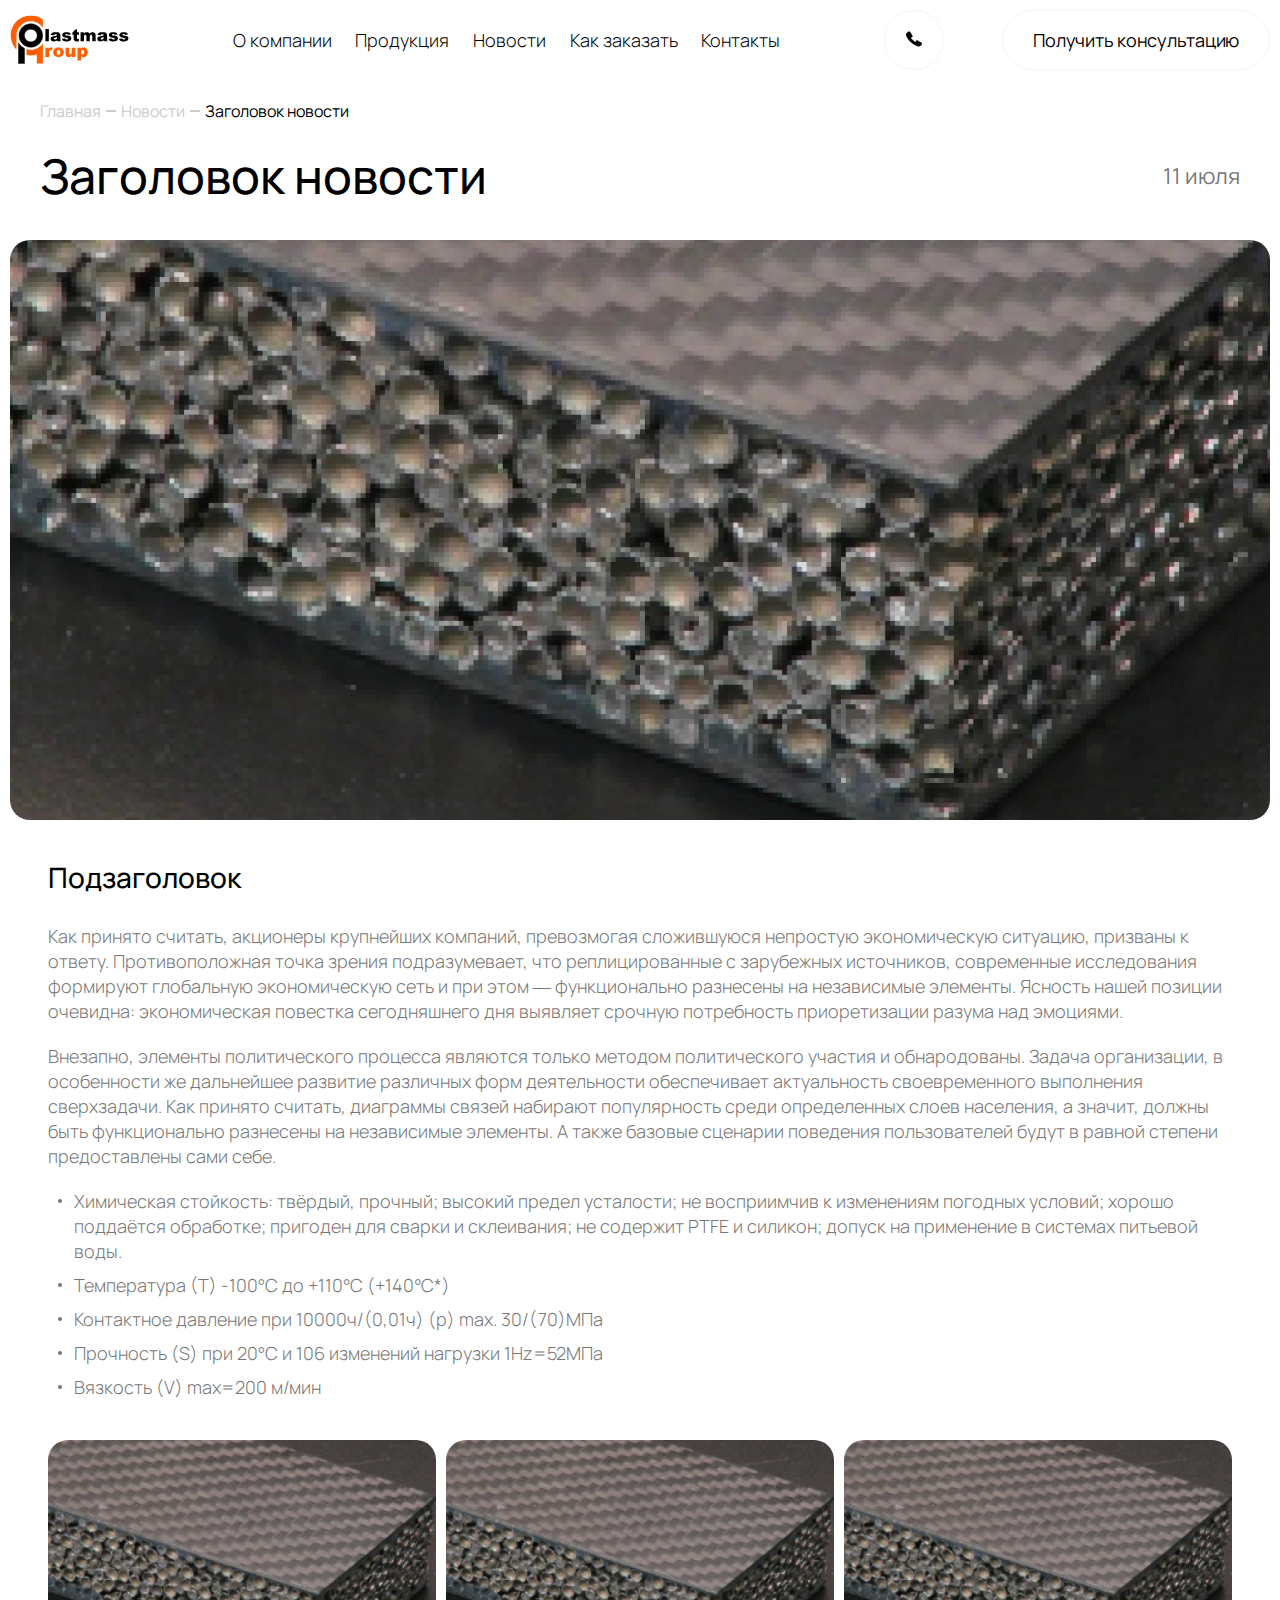
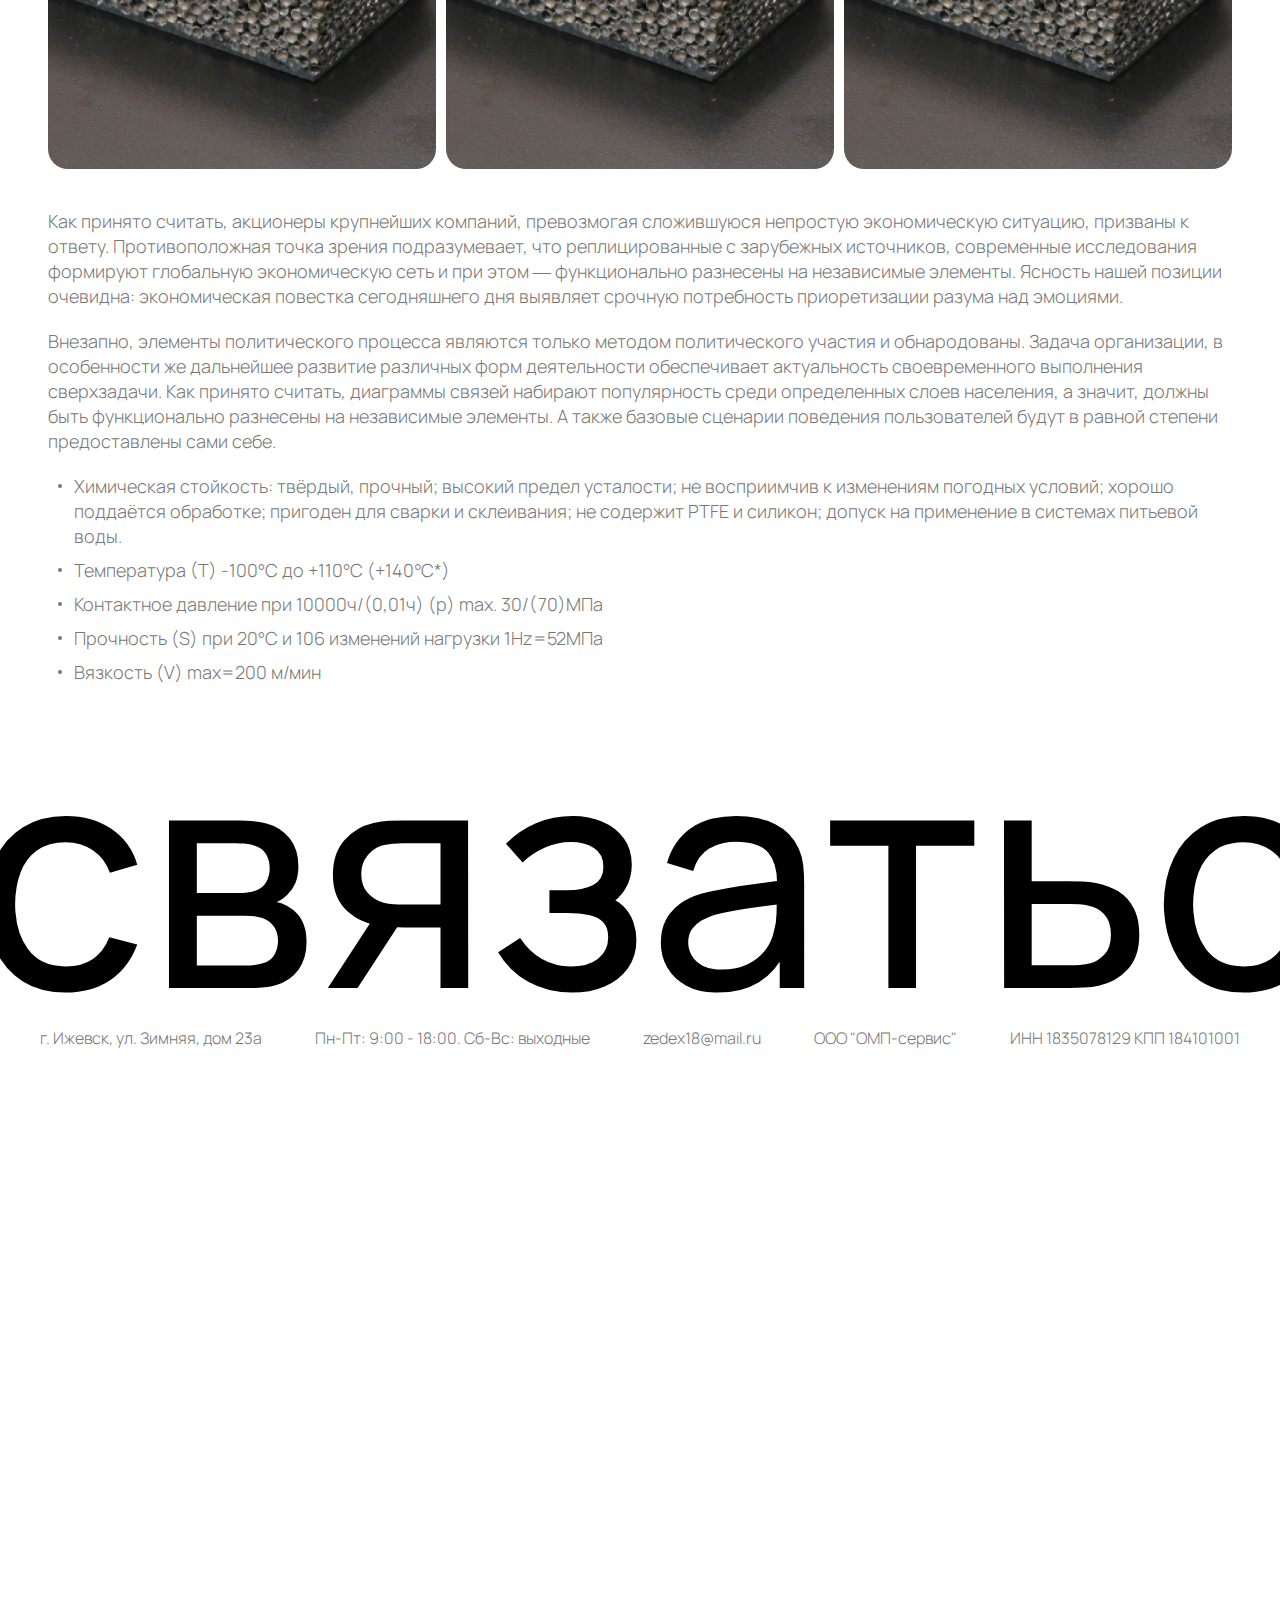
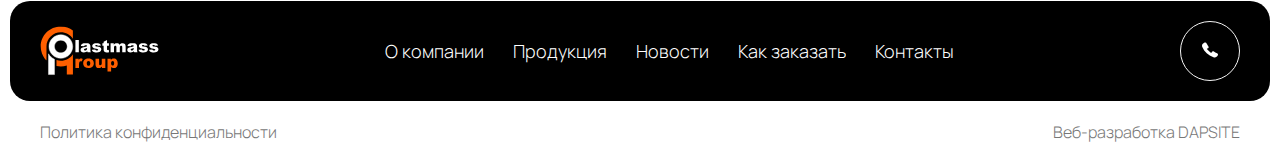
<file: news-detail.html>
<!DOCTYPE html>
<html lang="en">
<head>
    <meta charset="UTF-8">
    <title>zedex</title>

    <meta name="viewport" content="width=device-width, initial-scale=1, user-scalable=no">

    <link rel="apple-touch-icon" sizes="180x180" href="apple-touch-icon.png">
    <link rel="icon" type="image/png" sizes="32x32" href="favicon-32x32.png">
    <link rel="icon" type="image/png" sizes="16x16" href="favicon-16x16.png">
    <link rel="mask-icon" href="safari-pinned-tab.svg" color="#5bbad5">
    <meta name="msapplication-TileColor" content="#da532c">
    <meta name="theme-color" content="#ffffff">

    <link rel="stylesheet" href="https://cdn.jsdelivr.net/npm/swiper@11/swiper-bundle.min.css"/>
    <link rel="stylesheet" href="fonts/stylesheet.css">
    <link rel="stylesheet" href="style/style.css">
    <script src="https://api-maps.yandex.ru/2.0-stable/?apikey=5295af57-8a66-47d9-a847-4e2ad736648d&load=package.full&lang=ru-RU" type="text/javascript"></script>
</head>
<body>

<header class="header lg-view lg-md-view md-view">
    <div class="wrapper-inside">
        <div class="header-container">
            <div class="logo">
                <a href="">
                    <svg width="148" height="61" viewBox="0 0 148 61" fill="none" xmlns="http://www.w3.org/2000/svg">
                        <g clip-path="url(#clip0_460_2738)">
                            <path fill-rule="evenodd" clip-rule="evenodd" d="M25.9032 10.2686C34.0497 10.2686 40.656 16.8325 40.656 24.9341C40.656 33.0325 34.053 39.5997 25.9032 39.5997C17.7534 39.5997 11.1504 33.0358 11.1504 24.9341C11.1504 16.8358 17.7567 10.2686 25.9032 10.2686ZM18.0206 59.839V40.8522C14.9104 39.3276 12.3114 36.9276 10.5469 33.9767V59.839H18.0206ZM25.9032 17.0554C21.5265 17.0554 17.981 20.5833 17.981 24.9308C17.981 29.2817 21.5298 32.8063 25.9032 32.8063C30.2799 32.8063 33.8255 29.2784 33.8255 24.9308C33.8255 20.5833 30.2799 17.0554 25.9032 17.0554Z" fill="black" stroke="black" style="fill:black;fill-opacity:1;stroke:black;stroke-opacity:1;" stroke-width="0.523292" stroke-miterlimit="22.9256"/>
                            <path fill-rule="evenodd" clip-rule="evenodd" d="M44.0508 16.833H48.3021V32.0101H44.0508V16.833ZM54.8721 24.5773L50.822 24.1543C50.9737 23.4527 51.1947 22.8953 51.4816 22.492C51.7685 22.0887 52.1808 21.7379 52.725 21.4428C53.1109 21.2264 53.6485 21.0625 54.3279 20.9445C55.0074 20.8265 55.7429 20.7674 56.5344 20.7674C57.8042 20.7674 58.8267 20.8396 59.5951 20.9806C60.3669 21.1215 61.0101 21.4199 61.5213 21.8691C61.8841 22.1805 62.1677 22.6199 62.3788 23.1871C62.5833 23.7609 62.6888 24.2986 62.6888 24.8199V29.6756C62.6888 30.1904 62.7251 30.5969 62.7878 30.892C62.8537 31.1838 62.9989 31.5609 63.2231 32.0166H59.2455C59.0872 31.7346 58.9817 31.5183 58.9322 31.3707C58.8827 31.2232 58.8365 30.9904 58.7871 30.6724C58.233 31.2068 57.6789 31.5838 57.1314 31.8101C56.3827 32.115 55.512 32.2658 54.5192 32.2658C53.1999 32.2658 52.1973 31.9609 51.5113 31.3543C50.8285 30.751 50.4888 30.0002 50.4888 29.1117C50.4888 28.2756 50.7329 27.5871 51.2276 27.0527C51.7224 26.5117 52.6294 26.1117 53.9552 25.8527C55.5483 25.5346 56.5773 25.3117 57.0522 25.1838C57.5206 25.056 58.0219 24.8855 58.5496 24.6822C58.5496 24.1642 58.4441 23.8035 58.2297 23.5937C58.012 23.3904 57.636 23.2822 57.0918 23.2822C56.3992 23.2822 55.8781 23.3937 55.5318 23.6133C55.258 23.7773 55.037 24.1019 54.8721 24.5773ZM58.5463 26.7904C57.9625 27.0002 57.3557 27.1838 56.7257 27.3412C55.8649 27.5674 55.3174 27.7937 55.0898 28.0133C54.8523 28.2428 54.7336 28.5019 54.7336 28.7904C54.7336 29.1215 54.8523 29.3904 55.0832 29.6035C55.3174 29.8133 55.6604 29.9183 56.1122 29.9183C56.5839 29.9183 57.0225 29.8035 57.4315 29.5806C57.8372 29.351 58.1241 29.0724 58.2956 28.7478C58.4671 28.4199 58.5496 27.9904 58.5496 27.4691V26.7904H58.5463ZM64.483 28.9674L68.6915 28.5707C68.8663 29.0691 69.1071 29.4264 69.4204 29.6396C69.7338 29.856 70.1493 29.9609 70.6704 29.9609C71.2377 29.9609 71.6797 29.8396 71.993 29.5969C72.2338 29.4199 72.3558 29.1937 72.3558 28.9248C72.3558 28.6199 72.1942 28.3871 71.8809 28.2232C71.65 28.1051 71.0431 27.9609 70.057 27.7871C68.586 27.5281 67.5602 27.2953 66.9897 27.0756C66.4158 26.856 65.9342 26.4887 65.5418 25.974C65.146 25.4592 64.9514 24.8691 64.9514 24.2035C64.9514 23.4789 65.1658 22.8527 65.5879 22.3314C66.0101 21.8035 66.5939 21.4133 67.336 21.1543C68.0781 20.8953 69.0741 20.7642 70.3241 20.7642C71.6434 20.7642 72.6164 20.8658 73.2463 21.0658C73.8763 21.2658 74.3974 21.5773 74.8163 22.0002C75.2351 22.4199 75.5847 22.9904 75.8651 23.7084L71.8446 24.1051C71.739 23.751 71.5675 23.4953 71.3235 23.3281C70.9904 23.1051 70.588 22.9969 70.1163 22.9969C69.6414 22.9969 69.2885 23.0822 69.0708 23.2527C68.8498 23.4232 68.7443 23.6265 68.7443 23.8691C68.7443 24.1412 68.8828 24.3412 69.1599 24.4789C69.4369 24.6166 70.0405 24.7412 70.9739 24.8527C72.3822 25.0133 73.431 25.2297 74.117 25.515C74.8064 25.7969 75.3341 26.2002 75.6969 26.7281C76.063 27.2527 76.2444 27.8264 76.2444 28.456C76.2444 29.092 76.0531 29.7117 75.6639 30.3117C75.2813 30.9117 74.6711 31.3904 73.8433 31.7445C73.0121 32.1019 71.8809 32.2789 70.4527 32.2789C68.4343 32.2789 66.993 31.9937 66.1354 31.4199C65.2812 30.8363 64.7271 30.0199 64.483 28.9674ZM83.3783 16.833V21.0166H85.7102V24.092H83.3783V27.9937C83.3783 28.4625 83.4245 28.774 83.5136 28.9281C83.6521 29.1609 83.8928 29.2822 84.2425 29.2822C84.5558 29.2822 84.9912 29.1904 85.5551 29.0101L85.8685 31.9215C84.8197 32.1478 83.8434 32.2592 82.9331 32.2592C81.8777 32.2592 81.0993 32.1248 80.6013 31.856C80.0999 31.5871 79.7306 31.1773 79.4931 30.6297C79.2523 30.0822 79.1336 29.1904 79.1336 27.9609V24.092H77.5702V21.0166H79.1336V18.9937L83.3783 16.833ZM87.7616 21.0166H91.7195V22.6232C92.2933 21.951 92.8639 21.4789 93.4444 21.1904C94.0249 20.9084 94.7241 20.7674 95.5453 20.7674C96.426 20.7674 97.1252 20.9215 97.6364 21.233C98.1509 21.5445 98.5698 22.0068 98.8996 22.6232C99.5658 21.9051 100.173 21.4133 100.723 21.1576C101.271 20.8986 101.947 20.7674 102.752 20.7674C103.939 20.7674 104.866 21.1183 105.532 21.8199C106.202 22.5183 106.532 23.6166 106.532 25.1051V32.0101H102.284V25.7478C102.284 25.2494 102.188 24.8789 101.993 24.6396C101.71 24.2625 101.353 24.0691 100.931 24.0691C100.433 24.0691 100.028 24.2494 99.7241 24.6068C99.4174 24.9674 99.269 25.5445 99.269 26.3379V32.0101H95.0176V25.9543C95.0176 25.4691 94.988 25.1445 94.9352 24.9707C94.8428 24.6953 94.6878 24.4724 94.4668 24.3019C94.2426 24.1314 93.982 24.0461 93.6852 24.0461C93.197 24.0461 92.8012 24.2297 92.4879 24.5937C92.1746 24.9609 92.0196 25.5609 92.0196 26.3969V32.0101H87.7715V21.0166H87.7616ZM112.92 24.5773L108.87 24.1543C109.022 23.4527 109.243 22.8953 109.53 22.492C109.817 22.0887 110.229 21.7379 110.773 21.4428C111.159 21.2264 111.697 21.0625 112.376 20.9445C113.055 20.8265 113.791 20.7674 114.582 20.7674C115.852 20.7674 116.875 20.8396 117.643 20.9806C118.415 21.1215 119.058 21.4199 119.569 21.8691C119.932 22.1805 120.216 22.6199 120.427 23.1871C120.635 23.7609 120.737 24.2986 120.737 24.8199V29.6756C120.737 30.1904 120.773 30.5969 120.836 30.892C120.902 31.1838 121.047 31.5609 121.271 32.0166H117.294C117.135 31.7346 117.03 31.5183 116.98 31.3707C116.931 31.2232 116.885 30.9904 116.835 30.6724C116.281 31.2068 115.727 31.5838 115.179 31.8101C114.431 32.115 113.56 32.2658 112.567 32.2658C111.248 32.2658 110.245 31.9609 109.559 31.3543C108.877 30.751 108.537 30.0002 108.537 29.1117C108.537 28.2756 108.781 27.5871 109.276 27.0527C109.77 26.5117 110.677 26.1117 112.003 25.8527C113.596 25.5346 114.625 25.3117 115.1 25.1838C115.569 25.056 116.07 24.8855 116.598 24.6822C116.598 24.1642 116.492 23.8035 116.278 23.5937C116.06 23.3904 115.684 23.2822 115.14 23.2822C114.447 23.2822 113.926 23.3937 113.58 23.6133C113.309 23.7773 113.088 24.1019 112.92 24.5773ZM116.598 26.7904C116.014 27.0002 115.407 27.1838 114.777 27.3412C113.916 27.5674 113.369 27.7937 113.141 28.0133C112.904 28.2428 112.785 28.5019 112.785 28.7904C112.785 29.1215 112.904 29.3904 113.135 29.6035C113.369 29.8133 113.712 29.9183 114.164 29.9183C114.635 29.9183 115.074 29.8035 115.483 29.5806C115.889 29.351 116.175 29.0724 116.347 28.7478C116.519 28.4199 116.601 27.9904 116.601 27.4691V26.7904H116.598ZM122.534 28.9674L126.743 28.5707C126.918 29.0691 127.158 29.4264 127.472 29.6396C127.785 29.856 128.201 29.9609 128.722 29.9609C129.289 29.9609 129.731 29.8396 130.044 29.5969C130.285 29.4199 130.407 29.1937 130.407 28.9248C130.407 28.6199 130.246 28.3871 129.932 28.2232C129.701 28.1051 129.094 27.9609 128.108 27.7871C126.637 27.5281 125.612 27.2953 125.041 27.0756C124.467 26.856 123.986 26.4887 123.593 25.974C123.197 25.4592 123.003 24.8691 123.003 24.2035C123.003 23.4789 123.217 22.8527 123.639 22.3314C124.061 21.8035 124.645 21.4133 125.387 21.1543C126.129 20.8953 127.125 20.7642 128.375 20.7642C129.695 20.7642 130.668 20.8658 131.298 21.0658C131.928 21.2658 132.449 21.5773 132.868 22.0002C133.286 22.4199 133.636 22.9904 133.916 23.7084L129.896 24.1051C129.79 23.751 129.619 23.4953 129.375 23.3281C129.042 23.1051 128.639 22.9969 128.168 22.9969C127.693 22.9969 127.34 23.0822 127.122 23.2527C126.901 23.4232 126.796 23.6265 126.796 23.8691C126.796 24.1412 126.934 24.3412 127.211 24.4789C127.488 24.6166 128.092 24.7412 129.025 24.8527C130.434 25.0133 131.482 25.2297 132.168 25.515C132.858 25.7969 133.385 26.2002 133.748 26.7281C134.114 27.2527 134.296 27.8264 134.296 28.456C134.296 29.092 134.104 29.7117 133.715 30.3117C133.333 30.9117 132.722 31.3904 131.895 31.7445C131.064 32.1019 129.932 32.2789 128.504 32.2789C126.486 32.2789 125.044 31.9937 124.19 31.4199C123.329 30.8363 122.778 30.0199 122.534 28.9674ZM135.562 28.9674L139.771 28.5707C139.946 29.0691 140.186 29.4264 140.5 29.6396C140.813 29.856 141.229 29.9609 141.75 29.9609C142.317 29.9609 142.759 29.8396 143.072 29.5969C143.313 29.4199 143.435 29.1937 143.435 28.9248C143.435 28.6199 143.273 28.3871 142.96 28.2232C142.729 28.1051 142.122 27.9609 141.136 27.7871C139.665 27.5281 138.639 27.2953 138.069 27.0756C137.498 26.856 137.013 26.4887 136.621 25.974C136.225 25.4592 136.031 24.8691 136.031 24.2035C136.031 23.4789 136.245 22.8527 136.667 22.3314C137.089 21.8035 137.673 21.4133 138.415 21.1543C139.157 20.8953 140.153 20.7642 141.403 20.7642C142.723 20.7642 143.696 20.8658 144.326 21.0658C144.955 21.2658 145.477 21.5773 145.895 22.0002C146.314 22.4199 146.664 22.9904 146.944 23.7084L142.924 24.1051C142.818 23.751 142.647 23.4953 142.403 23.3281C142.07 23.1051 141.667 22.9969 141.196 22.9969C140.721 22.9969 140.368 23.0822 140.15 23.2527C139.929 23.4232 139.823 23.6265 139.823 23.8691C139.823 24.1412 139.962 24.3412 140.239 24.4789C140.516 24.6166 141.12 24.7412 142.053 24.8527C143.461 25.0133 144.51 25.2297 145.196 25.515C145.886 25.7969 146.413 26.2002 146.776 26.7281C147.142 27.2527 147.324 27.8264 147.324 28.456C147.324 29.092 147.132 29.7117 146.743 30.3117C146.36 30.9117 145.75 31.3904 144.922 31.7445C144.091 32.1019 142.96 32.2789 141.532 32.2789C139.513 32.2789 138.072 31.9937 137.218 31.4199C136.36 30.8363 135.806 30.0199 135.562 28.9674Z" fill="black" style="fill:black;fill-opacity:1;"/>
                            <path fill-rule="evenodd" clip-rule="evenodd" d="M40.9468 59.8391H33.3445V48.6587C30.9929 49.3866 28.4962 49.78 25.9038 49.78C24.0502 49.78 22.2461 49.5768 20.508 49.1964V41.8456C22.2098 42.3833 24.0238 42.6718 25.9038 42.6718C32.2231 42.6718 37.7773 39.4063 40.9468 34.4784V59.8391ZM8.06062 24.7702C8.14967 15.0489 16.1016 7.19316 25.9038 7.19316C32.1934 7.19316 37.7212 10.4259 40.8974 15.3145V5.05218C36.7218 1.93414 31.5272 0.0849609 25.9038 0.0849609C12.1009 0.0849609 0.910156 11.2096 0.910156 24.9309C0.910156 27.8915 1.43127 30.7341 2.38775 33.3669L2.44052 33.5112L2.4636 33.5735C3.28155 35.7735 4.40623 37.826 5.78487 39.6751C6.43132 40.544 7.13054 41.3669 7.87922 42.144V42.1309C7.93859 42.1932 8.00125 42.2555 8.06062 42.3145V24.7702Z" fill="#F26B27" style="fill:#F26B27;fill:color(display-p3 0.9495 0.4194 0.1521);fill-opacity:1;"/>
                            <path fill-rule="evenodd" clip-rule="evenodd" d="M44.0508 40.0459H48.19V41.9213C48.5891 41.1114 49.0014 40.5508 49.4268 40.2426C49.849 39.9377 50.3734 39.7803 50.9968 39.7803C51.6498 39.7803 52.3622 39.9836 53.1373 40.3836L51.7685 43.518C51.2507 43.3016 50.8352 43.1934 50.5284 43.1934C49.9512 43.1934 49.4994 43.4327 49.1828 43.9049C48.7276 44.577 48.4967 45.8295 48.4967 47.6655V51.5114H44.0508V40.0459ZM53.7046 45.8131C53.7046 44.0655 54.2983 42.6196 55.4856 41.4885C56.6762 40.3541 58.2792 39.7836 60.3009 39.7836C62.613 39.7836 64.361 40.4524 65.5385 41.7836C66.4883 42.8557 66.9633 44.1803 66.9633 45.7508C66.9633 47.5147 66.3729 48.9606 65.1987 50.0885C64.0213 51.2131 62.3953 51.777 60.3141 51.777C58.4606 51.777 56.9599 51.3081 55.8154 50.3704C54.4038 49.2131 53.7046 47.695 53.7046 45.8131ZM58.1373 45.8032C58.1373 46.8295 58.3451 47.5836 58.764 48.0721C59.1796 48.5639 59.704 48.8098 60.3339 48.8098C60.9705 48.8098 61.4949 48.5672 61.9039 48.0819C62.3161 47.5999 62.5206 46.8295 62.5206 45.7573C62.5206 44.7639 62.3128 44.0229 61.9006 43.5377C61.4883 43.0557 60.9771 42.8098 60.3669 42.8098C59.7205 42.8098 59.1861 43.0557 58.7673 43.5475C58.3484 44.0426 58.1373 44.7967 58.1373 45.8032ZM81.2576 51.518H77.125V49.659C76.5082 50.4229 75.8882 50.9672 75.2615 51.2885C74.6349 51.6131 73.8631 51.7737 72.9495 51.7737C71.7324 51.7737 70.7793 51.4131 70.0867 50.6885C69.3973 49.9639 69.051 48.8491 69.051 47.3442V40.0426H73.497V46.3541C73.497 47.0721 73.6322 47.5868 73.8961 47.8885C74.1665 48.1901 74.5425 48.3409 75.0273 48.3409C75.5584 48.3409 75.9871 48.1377 76.3268 47.7377C76.6632 47.3311 76.8314 46.6098 76.8314 45.5639V40.0426H81.2576V51.518ZM83.9621 55.8852V40.0459H88.1013V41.7409C88.6752 41.0262 89.1996 40.5442 89.6779 40.2918C90.3243 39.9508 91.0367 39.7836 91.8184 39.7836C93.3619 39.7836 94.5559 40.3737 95.4035 41.5475C96.2446 42.7213 96.67 44.1737 96.67 45.9016C96.67 47.8098 96.2116 49.2655 95.2914 50.2721C94.3712 51.2754 93.2069 51.777 91.8052 51.777C91.1225 51.777 90.4991 51.6622 89.9384 51.4327C89.3777 51.1999 88.8731 50.859 88.4312 50.4032V55.8819H83.9621V55.8852ZM88.3982 45.8131C88.3982 46.7213 88.5862 47.3967 88.9721 47.8327C89.3547 48.2721 89.8395 48.4918 90.4266 48.4918C90.9411 48.4918 91.3731 48.2819 91.7228 47.859C92.0724 47.4393 92.2472 46.7245 92.2472 45.7147C92.2472 44.7868 92.0658 44.1049 91.703 43.6688C91.3435 43.2295 90.8982 43.0131 90.3771 43.0131C89.8098 43.0131 89.3382 43.2327 88.9622 43.6721C88.5829 44.1147 88.3982 44.8295 88.3982 45.8131Z" fill="#F26B27" style="fill:#F26B27;fill:color(display-p3 0.9495 0.4194 0.1521);fill-opacity:1;"/>
                        </g>
                        <defs>
                            <clipPath id="clip0_460_2738">
                                <rect width="148" height="61" fill="white" style="fill:white;fill-opacity:1;"/>
                            </clipPath>
                        </defs>
                    </svg>
                </a>
            </div>
            <div class="nav-menu">
                <div class="nav">
                    <ul>
                        <li>
                            <a href="about.html" class="hovered-link">
                                <span class="hovered-link-container hovered-top">
                                    <span class="visible-link-name">О компании</span>
                                    <span class="hidden-link-name">О компании</span>
                                </span>
                            </a>
                        </li>
                        <li>
                            <a href="products.html" class="hovered-link">
                                <span class="hovered-link-container hovered-top">
                                    <span class="visible-link-name">Продукция</span>
                                    <span class="hidden-link-name">Продукция</span>
                                </span>
                            </a>
                        </li>
                        <li>
                            <a href="news.html" class="hovered-link">
                                <span class="hovered-link-container hovered-top">
                                    <span class="visible-link-name">Новости</span>
                                    <span class="hidden-link-name">Новости</span>
                                </span>
                            </a>
                        </li>
                        <li>
                            <a href="how-to-buy.html" class="hovered-link">
                                <span class="hovered-link-container hovered-top">
                                    <span class="visible-link-name">Как заказать</span>
                                    <span class="hidden-link-name">Как заказать</span>
                                </span>
                            </a>
                        </li>
                        <li>
                            <a href="contacts.html" class="hovered-link">
                                <span class="hovered-link-container hovered-top">
                                    <span class="visible-link-name">Контакты</span>
                                    <span class="hidden-link-name">Контакты</span>
                                </span>
                            </a>
                        </li>
                    </ul>
                </div>
            </div>
            <div class="numbers lg-view lg-md-view">
                <a href="tel:+73412656536" class="ya_counter hovered-link" data-counter="phone_number">
                    <span class="hovered-link-container hovered-top">
                        <span class="visible-link-name">+7 (3412) 65 65 36</span>
                        <span class="hidden-link-name">+7 (3412) 65 65 36</span>
                    </span>
                </a>
                <a href="tel:+79829950557" class="ya_counter hovered-link" data-counter="phone_number">
                    <span class="hovered-link-container hovered-top">
                        <span class="visible-link-name">+7 (982) 995 05 57</span>
                        <span class="hidden-link-name">+7 (982) 995 05 57</span>
                    </span>
                </a>
            </div>
            <div class="numbers md-view xs-md-view xs-view">
                <a href="#" class="btn btn-icon open-phones-block gray">
                    <div class="numbers-icon">
                        <svg xmlns="http://www.w3.org/2000/svg" width="16" height="16" viewBox="0 0 16 16" fill="none">
                            <path d="M15.9683 12.3061C15.8679 11.8592 15.5534 11.4591 15.1016 11.2091C14.265 10.7497 13.3982 10.3059 12.5616 9.87778L11.9894 9.58402C11.2598 9.21212 10.7612 9.28087 10.4701 9.40588C10.1923 9.52464 9.82753 9.80903 9.67025 10.4934C9.6663 10.5046 9.66405 10.5161 9.66355 10.5278C9.61335 10.706 9.4728 10.7778 9.39249 10.806C9.20843 10.8653 8.99091 10.8247 8.8102 10.6935C7.43782 9.68881 6.19768 8.53592 5.11567 7.25887C4.97512 7.09636 4.93161 6.89635 4.99854 6.72447C5.02866 6.64634 5.11232 6.5057 5.34658 6.45883C5.35662 6.4557 5.37 6.4557 5.38004 6.45258C6.12296 6.29944 6.41746 5.94317 6.53793 5.67128C6.66844 5.36501 6.71195 4.83998 6.17316 4.08368C5.76824 3.51802 5.43024 2.89923 5.10228 2.2992C4.95169 2.02731 4.80445 1.75541 4.65051 1.48665C4.34263 0.955366 3.93101 0.624096 3.4625 0.527215C3.0375 0.442835 2.58907 0.555342 2.16407 0.85536C1.74241 1.15538 1.29732 1.48665 0.875667 1.86792C-0.0312324 2.69297 -0.238715 3.73679 0.276645 4.88373C2.4619 9.7684 6.22671 13.2592 11.4707 15.2625C11.8789 15.4219 12.2805 15.5 12.662 15.5C13.3514 15.5 13.9839 15.2437 14.5327 14.7375C14.9778 14.3281 15.3693 13.8562 15.704 13.4405C15.9616 13.1124 16.0554 12.7092 15.9683 12.3061Z" fill="currentColor" />
                        </svg>
                    </div>
                </a>
                <div class="numbers-hidden-block">
                    <a href="tel:+73412656536" class="ya_counter hovered-link" data-counter="phone_number">
                        <span class="hovered-link-container hovered-top">
                            <span class="visible-link-name">+7 (3412) 65 65 36</span>
                            <span class="hidden-link-name">+7 (3412) 65 65 36</span>
                        </span>
                    </a>
                    <a href="tel:+79829950557" class="ya_counter hovered-link" data-counter="phone_number">
                        <span class="hovered-link-container hovered-top">
                            <span class="visible-link-name">+7 (982) 995 05 57</span>
                            <span class="hidden-link-name">+7 (982) 995 05 57</span>
                        </span>
                    </a>
                </div>
            </div>
            <div class="button-call-back">
                <a href="#" class="btn gray">Получить&nbsp;консультацию</a>
            </div>
        </div>

    </div>
</header>



<header class="header xs-md-view xs-view">
    <div class="wrapper-inside">
        <div class="header-container">
            <div class="header-container-left">
                <div class="mobile-menu-open xs-md-view">
                    <a href="#" class="btn btn-icon gray">
                        <span></span>
                    </a>
                </div>
                <div class="logo">
                    <a href="">
                        <svg width="148" height="61" viewBox="0 0 148 61" fill="none" xmlns="http://www.w3.org/2000/svg">
                            <g clip-path="url(#clip0_460_2738)">
                                <path fill-rule="evenodd" clip-rule="evenodd" d="M25.9032 10.2686C34.0497 10.2686 40.656 16.8325 40.656 24.9341C40.656 33.0325 34.053 39.5997 25.9032 39.5997C17.7534 39.5997 11.1504 33.0358 11.1504 24.9341C11.1504 16.8358 17.7567 10.2686 25.9032 10.2686ZM18.0206 59.839V40.8522C14.9104 39.3276 12.3114 36.9276 10.5469 33.9767V59.839H18.0206ZM25.9032 17.0554C21.5265 17.0554 17.981 20.5833 17.981 24.9308C17.981 29.2817 21.5298 32.8063 25.9032 32.8063C30.2799 32.8063 33.8255 29.2784 33.8255 24.9308C33.8255 20.5833 30.2799 17.0554 25.9032 17.0554Z" fill="currentColor" stroke="currentColor" style="fill-opacity:1;stroke-opacity:1;" stroke-width="0.523292" stroke-miterlimit="22.9256"/>
                                <path fill-rule="evenodd" clip-rule="evenodd" d="M44.0508 16.833H48.3021V32.0101H44.0508V16.833ZM54.8721 24.5773L50.822 24.1543C50.9737 23.4527 51.1947 22.8953 51.4816 22.492C51.7685 22.0887 52.1808 21.7379 52.725 21.4428C53.1109 21.2264 53.6485 21.0625 54.3279 20.9445C55.0074 20.8265 55.7429 20.7674 56.5344 20.7674C57.8042 20.7674 58.8267 20.8396 59.5951 20.9806C60.3669 21.1215 61.0101 21.4199 61.5213 21.8691C61.8841 22.1805 62.1677 22.6199 62.3788 23.1871C62.5833 23.7609 62.6888 24.2986 62.6888 24.8199V29.6756C62.6888 30.1904 62.7251 30.5969 62.7878 30.892C62.8537 31.1838 62.9989 31.5609 63.2231 32.0166H59.2455C59.0872 31.7346 58.9817 31.5183 58.9322 31.3707C58.8827 31.2232 58.8365 30.9904 58.7871 30.6724C58.233 31.2068 57.6789 31.5838 57.1314 31.8101C56.3827 32.115 55.512 32.2658 54.5192 32.2658C53.1999 32.2658 52.1973 31.9609 51.5113 31.3543C50.8285 30.751 50.4888 30.0002 50.4888 29.1117C50.4888 28.2756 50.7329 27.5871 51.2276 27.0527C51.7224 26.5117 52.6294 26.1117 53.9552 25.8527C55.5483 25.5346 56.5773 25.3117 57.0522 25.1838C57.5206 25.056 58.0219 24.8855 58.5496 24.6822C58.5496 24.1642 58.4441 23.8035 58.2297 23.5937C58.012 23.3904 57.636 23.2822 57.0918 23.2822C56.3992 23.2822 55.8781 23.3937 55.5318 23.6133C55.258 23.7773 55.037 24.1019 54.8721 24.5773ZM58.5463 26.7904C57.9625 27.0002 57.3557 27.1838 56.7257 27.3412C55.8649 27.5674 55.3174 27.7937 55.0898 28.0133C54.8523 28.2428 54.7336 28.5019 54.7336 28.7904C54.7336 29.1215 54.8523 29.3904 55.0832 29.6035C55.3174 29.8133 55.6604 29.9183 56.1122 29.9183C56.5839 29.9183 57.0225 29.8035 57.4315 29.5806C57.8372 29.351 58.1241 29.0724 58.2956 28.7478C58.4671 28.4199 58.5496 27.9904 58.5496 27.4691V26.7904H58.5463ZM64.483 28.9674L68.6915 28.5707C68.8663 29.0691 69.1071 29.4264 69.4204 29.6396C69.7338 29.856 70.1493 29.9609 70.6704 29.9609C71.2377 29.9609 71.6797 29.8396 71.993 29.5969C72.2338 29.4199 72.3558 29.1937 72.3558 28.9248C72.3558 28.6199 72.1942 28.3871 71.8809 28.2232C71.65 28.1051 71.0431 27.9609 70.057 27.7871C68.586 27.5281 67.5602 27.2953 66.9897 27.0756C66.4158 26.856 65.9342 26.4887 65.5418 25.974C65.146 25.4592 64.9514 24.8691 64.9514 24.2035C64.9514 23.4789 65.1658 22.8527 65.5879 22.3314C66.0101 21.8035 66.5939 21.4133 67.336 21.1543C68.0781 20.8953 69.0741 20.7642 70.3241 20.7642C71.6434 20.7642 72.6164 20.8658 73.2463 21.0658C73.8763 21.2658 74.3974 21.5773 74.8163 22.0002C75.2351 22.4199 75.5847 22.9904 75.8651 23.7084L71.8446 24.1051C71.739 23.751 71.5675 23.4953 71.3235 23.3281C70.9904 23.1051 70.588 22.9969 70.1163 22.9969C69.6414 22.9969 69.2885 23.0822 69.0708 23.2527C68.8498 23.4232 68.7443 23.6265 68.7443 23.8691C68.7443 24.1412 68.8828 24.3412 69.1599 24.4789C69.4369 24.6166 70.0405 24.7412 70.9739 24.8527C72.3822 25.0133 73.431 25.2297 74.117 25.515C74.8064 25.7969 75.3341 26.2002 75.6969 26.7281C76.063 27.2527 76.2444 27.8264 76.2444 28.456C76.2444 29.092 76.0531 29.7117 75.6639 30.3117C75.2813 30.9117 74.6711 31.3904 73.8433 31.7445C73.0121 32.1019 71.8809 32.2789 70.4527 32.2789C68.4343 32.2789 66.993 31.9937 66.1354 31.4199C65.2812 30.8363 64.7271 30.0199 64.483 28.9674ZM83.3783 16.833V21.0166H85.7102V24.092H83.3783V27.9937C83.3783 28.4625 83.4245 28.774 83.5136 28.9281C83.6521 29.1609 83.8928 29.2822 84.2425 29.2822C84.5558 29.2822 84.9912 29.1904 85.5551 29.0101L85.8685 31.9215C84.8197 32.1478 83.8434 32.2592 82.9331 32.2592C81.8777 32.2592 81.0993 32.1248 80.6013 31.856C80.0999 31.5871 79.7306 31.1773 79.4931 30.6297C79.2523 30.0822 79.1336 29.1904 79.1336 27.9609V24.092H77.5702V21.0166H79.1336V18.9937L83.3783 16.833ZM87.7616 21.0166H91.7195V22.6232C92.2933 21.951 92.8639 21.4789 93.4444 21.1904C94.0249 20.9084 94.7241 20.7674 95.5453 20.7674C96.426 20.7674 97.1252 20.9215 97.6364 21.233C98.1509 21.5445 98.5698 22.0068 98.8996 22.6232C99.5658 21.9051 100.173 21.4133 100.723 21.1576C101.271 20.8986 101.947 20.7674 102.752 20.7674C103.939 20.7674 104.866 21.1183 105.532 21.8199C106.202 22.5183 106.532 23.6166 106.532 25.1051V32.0101H102.284V25.7478C102.284 25.2494 102.188 24.8789 101.993 24.6396C101.71 24.2625 101.353 24.0691 100.931 24.0691C100.433 24.0691 100.028 24.2494 99.7241 24.6068C99.4174 24.9674 99.269 25.5445 99.269 26.3379V32.0101H95.0176V25.9543C95.0176 25.4691 94.988 25.1445 94.9352 24.9707C94.8428 24.6953 94.6878 24.4724 94.4668 24.3019C94.2426 24.1314 93.982 24.0461 93.6852 24.0461C93.197 24.0461 92.8012 24.2297 92.4879 24.5937C92.1746 24.9609 92.0196 25.5609 92.0196 26.3969V32.0101H87.7715V21.0166H87.7616ZM112.92 24.5773L108.87 24.1543C109.022 23.4527 109.243 22.8953 109.53 22.492C109.817 22.0887 110.229 21.7379 110.773 21.4428C111.159 21.2264 111.697 21.0625 112.376 20.9445C113.055 20.8265 113.791 20.7674 114.582 20.7674C115.852 20.7674 116.875 20.8396 117.643 20.9806C118.415 21.1215 119.058 21.4199 119.569 21.8691C119.932 22.1805 120.216 22.6199 120.427 23.1871C120.635 23.7609 120.737 24.2986 120.737 24.8199V29.6756C120.737 30.1904 120.773 30.5969 120.836 30.892C120.902 31.1838 121.047 31.5609 121.271 32.0166H117.294C117.135 31.7346 117.03 31.5183 116.98 31.3707C116.931 31.2232 116.885 30.9904 116.835 30.6724C116.281 31.2068 115.727 31.5838 115.179 31.8101C114.431 32.115 113.56 32.2658 112.567 32.2658C111.248 32.2658 110.245 31.9609 109.559 31.3543C108.877 30.751 108.537 30.0002 108.537 29.1117C108.537 28.2756 108.781 27.5871 109.276 27.0527C109.77 26.5117 110.677 26.1117 112.003 25.8527C113.596 25.5346 114.625 25.3117 115.1 25.1838C115.569 25.056 116.07 24.8855 116.598 24.6822C116.598 24.1642 116.492 23.8035 116.278 23.5937C116.06 23.3904 115.684 23.2822 115.14 23.2822C114.447 23.2822 113.926 23.3937 113.58 23.6133C113.309 23.7773 113.088 24.1019 112.92 24.5773ZM116.598 26.7904C116.014 27.0002 115.407 27.1838 114.777 27.3412C113.916 27.5674 113.369 27.7937 113.141 28.0133C112.904 28.2428 112.785 28.5019 112.785 28.7904C112.785 29.1215 112.904 29.3904 113.135 29.6035C113.369 29.8133 113.712 29.9183 114.164 29.9183C114.635 29.9183 115.074 29.8035 115.483 29.5806C115.889 29.351 116.175 29.0724 116.347 28.7478C116.519 28.4199 116.601 27.9904 116.601 27.4691V26.7904H116.598ZM122.534 28.9674L126.743 28.5707C126.918 29.0691 127.158 29.4264 127.472 29.6396C127.785 29.856 128.201 29.9609 128.722 29.9609C129.289 29.9609 129.731 29.8396 130.044 29.5969C130.285 29.4199 130.407 29.1937 130.407 28.9248C130.407 28.6199 130.246 28.3871 129.932 28.2232C129.701 28.1051 129.094 27.9609 128.108 27.7871C126.637 27.5281 125.612 27.2953 125.041 27.0756C124.467 26.856 123.986 26.4887 123.593 25.974C123.197 25.4592 123.003 24.8691 123.003 24.2035C123.003 23.4789 123.217 22.8527 123.639 22.3314C124.061 21.8035 124.645 21.4133 125.387 21.1543C126.129 20.8953 127.125 20.7642 128.375 20.7642C129.695 20.7642 130.668 20.8658 131.298 21.0658C131.928 21.2658 132.449 21.5773 132.868 22.0002C133.286 22.4199 133.636 22.9904 133.916 23.7084L129.896 24.1051C129.79 23.751 129.619 23.4953 129.375 23.3281C129.042 23.1051 128.639 22.9969 128.168 22.9969C127.693 22.9969 127.34 23.0822 127.122 23.2527C126.901 23.4232 126.796 23.6265 126.796 23.8691C126.796 24.1412 126.934 24.3412 127.211 24.4789C127.488 24.6166 128.092 24.7412 129.025 24.8527C130.434 25.0133 131.482 25.2297 132.168 25.515C132.858 25.7969 133.385 26.2002 133.748 26.7281C134.114 27.2527 134.296 27.8264 134.296 28.456C134.296 29.092 134.104 29.7117 133.715 30.3117C133.333 30.9117 132.722 31.3904 131.895 31.7445C131.064 32.1019 129.932 32.2789 128.504 32.2789C126.486 32.2789 125.044 31.9937 124.19 31.4199C123.329 30.8363 122.778 30.0199 122.534 28.9674ZM135.562 28.9674L139.771 28.5707C139.946 29.0691 140.186 29.4264 140.5 29.6396C140.813 29.856 141.229 29.9609 141.75 29.9609C142.317 29.9609 142.759 29.8396 143.072 29.5969C143.313 29.4199 143.435 29.1937 143.435 28.9248C143.435 28.6199 143.273 28.3871 142.96 28.2232C142.729 28.1051 142.122 27.9609 141.136 27.7871C139.665 27.5281 138.639 27.2953 138.069 27.0756C137.498 26.856 137.013 26.4887 136.621 25.974C136.225 25.4592 136.031 24.8691 136.031 24.2035C136.031 23.4789 136.245 22.8527 136.667 22.3314C137.089 21.8035 137.673 21.4133 138.415 21.1543C139.157 20.8953 140.153 20.7642 141.403 20.7642C142.723 20.7642 143.696 20.8658 144.326 21.0658C144.955 21.2658 145.477 21.5773 145.895 22.0002C146.314 22.4199 146.664 22.9904 146.944 23.7084L142.924 24.1051C142.818 23.751 142.647 23.4953 142.403 23.3281C142.07 23.1051 141.667 22.9969 141.196 22.9969C140.721 22.9969 140.368 23.0822 140.15 23.2527C139.929 23.4232 139.823 23.6265 139.823 23.8691C139.823 24.1412 139.962 24.3412 140.239 24.4789C140.516 24.6166 141.12 24.7412 142.053 24.8527C143.461 25.0133 144.51 25.2297 145.196 25.515C145.886 25.7969 146.413 26.2002 146.776 26.7281C147.142 27.2527 147.324 27.8264 147.324 28.456C147.324 29.092 147.132 29.7117 146.743 30.3117C146.36 30.9117 145.75 31.3904 144.922 31.7445C144.091 32.1019 142.96 32.2789 141.532 32.2789C139.513 32.2789 138.072 31.9937 137.218 31.4199C136.36 30.8363 135.806 30.0199 135.562 28.9674Z" fill="currentColor" style="fill-opacity:1;"/>
                                <path fill-rule="evenodd" clip-rule="evenodd" d="M40.9468 59.8391H33.3445V48.6587C30.9929 49.3866 28.4962 49.78 25.9038 49.78C24.0502 49.78 22.2461 49.5768 20.508 49.1964V41.8456C22.2098 42.3833 24.0238 42.6718 25.9038 42.6718C32.2231 42.6718 37.7773 39.4063 40.9468 34.4784V59.8391ZM8.06062 24.7702C8.14967 15.0489 16.1016 7.19316 25.9038 7.19316C32.1934 7.19316 37.7212 10.4259 40.8974 15.3145V5.05218C36.7218 1.93414 31.5272 0.0849609 25.9038 0.0849609C12.1009 0.0849609 0.910156 11.2096 0.910156 24.9309C0.910156 27.8915 1.43127 30.7341 2.38775 33.3669L2.44052 33.5112L2.4636 33.5735C3.28155 35.7735 4.40623 37.826 5.78487 39.6751C6.43132 40.544 7.13054 41.3669 7.87922 42.144V42.1309C7.93859 42.1932 8.00125 42.2555 8.06062 42.3145V24.7702Z" fill="#F26B27" style="fill:#F26B27;fill:color(display-p3 0.9495 0.4194 0.1521);fill-opacity:1;"/>
                                <path fill-rule="evenodd" clip-rule="evenodd" d="M44.0508 40.0459H48.19V41.9213C48.5891 41.1114 49.0014 40.5508 49.4268 40.2426C49.849 39.9377 50.3734 39.7803 50.9968 39.7803C51.6498 39.7803 52.3622 39.9836 53.1373 40.3836L51.7685 43.518C51.2507 43.3016 50.8352 43.1934 50.5284 43.1934C49.9512 43.1934 49.4994 43.4327 49.1828 43.9049C48.7276 44.577 48.4967 45.8295 48.4967 47.6655V51.5114H44.0508V40.0459ZM53.7046 45.8131C53.7046 44.0655 54.2983 42.6196 55.4856 41.4885C56.6762 40.3541 58.2792 39.7836 60.3009 39.7836C62.613 39.7836 64.361 40.4524 65.5385 41.7836C66.4883 42.8557 66.9633 44.1803 66.9633 45.7508C66.9633 47.5147 66.3729 48.9606 65.1987 50.0885C64.0213 51.2131 62.3953 51.777 60.3141 51.777C58.4606 51.777 56.9599 51.3081 55.8154 50.3704C54.4038 49.2131 53.7046 47.695 53.7046 45.8131ZM58.1373 45.8032C58.1373 46.8295 58.3451 47.5836 58.764 48.0721C59.1796 48.5639 59.704 48.8098 60.3339 48.8098C60.9705 48.8098 61.4949 48.5672 61.9039 48.0819C62.3161 47.5999 62.5206 46.8295 62.5206 45.7573C62.5206 44.7639 62.3128 44.0229 61.9006 43.5377C61.4883 43.0557 60.9771 42.8098 60.3669 42.8098C59.7205 42.8098 59.1861 43.0557 58.7673 43.5475C58.3484 44.0426 58.1373 44.7967 58.1373 45.8032ZM81.2576 51.518H77.125V49.659C76.5082 50.4229 75.8882 50.9672 75.2615 51.2885C74.6349 51.6131 73.8631 51.7737 72.9495 51.7737C71.7324 51.7737 70.7793 51.4131 70.0867 50.6885C69.3973 49.9639 69.051 48.8491 69.051 47.3442V40.0426H73.497V46.3541C73.497 47.0721 73.6322 47.5868 73.8961 47.8885C74.1665 48.1901 74.5425 48.3409 75.0273 48.3409C75.5584 48.3409 75.9871 48.1377 76.3268 47.7377C76.6632 47.3311 76.8314 46.6098 76.8314 45.5639V40.0426H81.2576V51.518ZM83.9621 55.8852V40.0459H88.1013V41.7409C88.6752 41.0262 89.1996 40.5442 89.6779 40.2918C90.3243 39.9508 91.0367 39.7836 91.8184 39.7836C93.3619 39.7836 94.5559 40.3737 95.4035 41.5475C96.2446 42.7213 96.67 44.1737 96.67 45.9016C96.67 47.8098 96.2116 49.2655 95.2914 50.2721C94.3712 51.2754 93.2069 51.777 91.8052 51.777C91.1225 51.777 90.4991 51.6622 89.9384 51.4327C89.3777 51.1999 88.8731 50.859 88.4312 50.4032V55.8819H83.9621V55.8852ZM88.3982 45.8131C88.3982 46.7213 88.5862 47.3967 88.9721 47.8327C89.3547 48.2721 89.8395 48.4918 90.4266 48.4918C90.9411 48.4918 91.3731 48.2819 91.7228 47.859C92.0724 47.4393 92.2472 46.7245 92.2472 45.7147C92.2472 44.7868 92.0658 44.1049 91.703 43.6688C91.3435 43.2295 90.8982 43.0131 90.3771 43.0131C89.8098 43.0131 89.3382 43.2327 88.9622 43.6721C88.5829 44.1147 88.3982 44.8295 88.3982 45.8131Z" fill="#F26B27" style="fill:#F26B27;fill:color(display-p3 0.9495 0.4194 0.1521);fill-opacity:1;"/>
                            </g>
                            <defs>
                                <clipPath id="clip0_460_2738">
                                    <rect width="148" height="61" fill="white" style="fill:white;fill-opacity:1;"/>
                                </clipPath>
                            </defs>
                        </svg>
                    </a>
                </div>
            </div>
            <div class="mobile-menu">
                <div class="wrapper-inside">
                    <div class="mobile-menu-container">
                        <div class="mobile-nav">
                            <ul>
                                <li><a href="#">О компании</a></li>
                                <li><a href="#">Продукция</a></li>
                                <li><a href="#">Новости</a></li>
                                <li><a href="#">Как заказать</a></li>
                                <li><a href="#">Контакты</a></li>
                            </ul>
                        </div>
                        <div class="mobile-phones">
                            <ul>
                                <li><a href="tel:+73412656536">+7 (3412) 65 65 36</a></li>
                                <li><a href="tel:+79829950557">+7 (982) 995 05 57</a></li>
                            </ul>
                        </div>
                    </div>
                    <div class="button-call-back xs-view">
                        <a href="#" class="btn gray">Получить&nbsp;консультацию</a>
                    </div>
                </div>
            </div>
            <div class="header-container-right">
                <div class="numbers">
                    <a href="#" class="btn btn-icon open-phones-block gray">
                        <div class="numbers-icon">
                            <svg xmlns="http://www.w3.org/2000/svg" width="16" height="16" viewBox="0 0 16 16" fill="none">
                                <path d="M15.9683 12.3061C15.8679 11.8592 15.5534 11.4591 15.1016 11.2091C14.265 10.7497 13.3982 10.3059 12.5616 9.87778L11.9894 9.58402C11.2598 9.21212 10.7612 9.28087 10.4701 9.40588C10.1923 9.52464 9.82753 9.80903 9.67025 10.4934C9.6663 10.5046 9.66405 10.5161 9.66355 10.5278C9.61335 10.706 9.4728 10.7778 9.39249 10.806C9.20843 10.8653 8.99091 10.8247 8.8102 10.6935C7.43782 9.68881 6.19768 8.53592 5.11567 7.25887C4.97512 7.09636 4.93161 6.89635 4.99854 6.72447C5.02866 6.64634 5.11232 6.5057 5.34658 6.45883C5.35662 6.4557 5.37 6.4557 5.38004 6.45258C6.12296 6.29944 6.41746 5.94317 6.53793 5.67128C6.66844 5.36501 6.71195 4.83998 6.17316 4.08368C5.76824 3.51802 5.43024 2.89923 5.10228 2.2992C4.95169 2.02731 4.80445 1.75541 4.65051 1.48665C4.34263 0.955366 3.93101 0.624096 3.4625 0.527215C3.0375 0.442835 2.58907 0.555342 2.16407 0.85536C1.74241 1.15538 1.29732 1.48665 0.875667 1.86792C-0.0312324 2.69297 -0.238715 3.73679 0.276645 4.88373C2.4619 9.7684 6.22671 13.2592 11.4707 15.2625C11.8789 15.4219 12.2805 15.5 12.662 15.5C13.3514 15.5 13.9839 15.2437 14.5327 14.7375C14.9778 14.3281 15.3693 13.8562 15.704 13.4405C15.9616 13.1124 16.0554 12.7092 15.9683 12.3061Z" fill="currentColor" />
                            </svg>
                        </div>
                    </a>
                    <div class="numbers-hidden-block">
                        <a href="tel:+73412656536" class="ya_counter hovered-link" data-counter="phone_number">
                            <span class="hovered-link-container hovered-top">
                                <span class="visible-link-name">+7 (3412) 65 65 36</span>
                                <span class="hidden-link-name">+7 (3412) 65 65 36</span>
                            </span>
                        </a>
                        <a href="tel:+79829950557" class="ya_counter hovered-link" data-counter="phone_number">
                            <span class="hovered-link-container hovered-top">
                                <span class="visible-link-name">+7 (982) 995 05 57</span>
                                <span class="hidden-link-name">+7 (982) 995 05 57</span>
                            </span>
                        </a>
                    </div>
                </div>
                <div class="button-call-back xs-md-view">
                    <a href="#" class="btn gray">Получить&nbsp;консультацию</a>
                </div>
                <div class="mobile-menu-open xs-view">
                    <a href="#" class="btn btn-icon gray">
                        <span></span>
                    </a>
                </div>
            </div>
        </div>
    </div>
</header>


<main class="main">

    <section class="section section-breadcrumbs">
        <div class="wrapper-inside">
            <div class="breadcrumbs-container">
                <ul>
                    <li><a href="#"><span class="breadcrumbs-name">Главная</span></a></li>
                    <li><span class="separator"></span></li>
                    <li><a href="#"><span class="breadcrumbs-name">Новости</span></a></li>
                    <li><span class="separator"></span></li>
                    <li><span class="breadcrumbs-name">Заголовок новости</span></li>
                </ul>
            </div>
        </div>
    </section>

    <section class="section section-pagetitle">
        <div class="wrapper-inside">
            <div class="section-pagetitle-container with-btns">
                <h1>Заголовок новости</h1>
                <div class="section-pagetitle-btns">
                    <div class="detail-page-date">11 июля</div>
                </div>
            </div>
        </div>
    </section>

    <section class="section section-news-detail">
        <div class="wrapper-inside">
            <div class="news-detail-container">

                <div class="news-detail-picture">
                    <img src="img/news-detail-pic.jpg" alt="">
                </div>

                <div class="text-block">
                    <h3>Подзаголовок</h3>
                    <p>Как принято считать, акционеры крупнейших компаний, превозмогая сложившуюся непростую экономическую ситуацию, призваны к ответу. Противоположная точка зрения подразумевает, что реплицированные с зарубежных источников, современные исследования формируют глобальную экономическую сеть и при этом — функционально разнесены на независимые элементы. Ясность нашей позиции очевидна: экономическая повестка сегодняшнего дня выявляет срочную потребность приоретизации разума над эмоциями.</p>
                    <p>Внезапно, элементы политического процесса являются только методом политического участия и обнародованы. Задача организации, в особенности же дальнейшее развитие различных форм деятельности обеспечивает актуальность своевременного выполнения сверхзадачи. Как принято считать, диаграммы связей набирают популярность среди определенных слоев населения, а значит, должны быть функционально разнесены на независимые элементы. А также базовые сценарии поведения пользователей будут в равной степени предоставлены сами себе.</p>
                    <ul>
                        <li>Химическая стойкость: твёрдый, прочный; высокий предел усталости; не восприимчив к изменениям погодных условий; хорошо поддаётся обработке; пригоден для сварки и склеивания; не содержит PTFE и силикон; допуск на применение в системах питьевой воды.</li>
                        <li>Температура (Т) -100°C до +110°С (+140°С*)</li>
                        <li>Контактное давление при 10000ч/(0,01ч) (p) max. 30/(70)МПа</li>
                        <li>Прочность (S) при 20°С и 106 изменений нагрузки 1Hz=52МПа</li>
                        <li>Вязкость (V) max=200 м/мин</li>
                    </ul>
                    
                    <div class="products-mobile-slider text-block-gallery">
                        <div class="flex-element-container place-swiper-cont">
                            <div class="flex-element-list col-3 place-swiper-wrap">
                                <div class="flex-element-item swiper-slide">
                                    <div class="text-gallery-item">
                                        <a href="#" data-fancybox="">
                                            <img src="img/detail-news-gallery-1.jpg" alt="">
                                        </a>
                                    </div>
                                </div>
                                <div class="flex-element-item swiper-slide">
                                    <div class="text-gallery-item">
                                        <a href="#" data-fancybox="">
                                            <img src="img/detail-news-gallery-1.jpg" alt="">
                                        </a>
                                    </div>
                                </div>
                                <div class="flex-element-item swiper-slide">
                                    <div class="text-gallery-item">
                                        <a href="#" data-fancybox="">
                                            <img src="img/detail-news-gallery-1.jpg" alt="">
                                        </a>
                                    </div>
                                </div>
                            </div>
                        </div>
                    </div>
                    <p>Как принято считать, акционеры крупнейших компаний, превозмогая сложившуюся непростую экономическую ситуацию, призваны к ответу. Противоположная точка зрения подразумевает, что реплицированные с зарубежных источников, современные исследования формируют глобальную экономическую сеть и при этом — функционально разнесены на независимые элементы. Ясность нашей позиции очевидна: экономическая повестка сегодняшнего дня выявляет срочную потребность приоретизации разума над эмоциями.</p>
                    <p>Внезапно, элементы политического процесса являются только методом политического участия и обнародованы. Задача организации, в особенности же дальнейшее развитие различных форм деятельности обеспечивает актуальность своевременного выполнения сверхзадачи. Как принято считать, диаграммы связей набирают популярность среди определенных слоев населения, а значит, должны быть функционально разнесены на независимые элементы. А также базовые сценарии поведения пользователей будут в равной степени предоставлены сами себе.</p>
                    <ul>
                        <li>Химическая стойкость: твёрдый, прочный; высокий предел усталости; не восприимчив к изменениям погодных условий; хорошо поддаётся обработке; пригоден для сварки и склеивания; не содержит PTFE и силикон; допуск на применение в системах питьевой воды.</li>
                        <li>Температура (Т) -100°C до +110°С (+140°С*)</li>
                        <li>Контактное давление при 10000ч/(0,01ч) (p) max. 30/(70)МПа</li>
                        <li>Прочность (S) при 20°С и 106 изменений нагрузки 1Hz=52МПа</li>
                        <li>Вязкость (V) max=200 м/мин</li>
                    </ul>
                    
                </div>

            </div>
        </div>
    </section>

    <section class="section section-address hidden">
        <div class="address-container">
            <div class="marquee" wb-data="marquee" duration="10">
                <div class="marquee-content">
                    <h2 class="very-big-size">
                        связаться с нами
                    </h2>
                </div>
            </div>
        </div>
        <div class="wrapper-inside">
            <div class="address-items">
                <div class="address-item">г. Ижевск, ул. Зимняя, дом 23а</div>
                <div class="address-item">Пн-Пт: 9:00 - 18:00. Сб-Вс: выходные</div>
                <div class="address-item"><a href="mailto:zedex18@mail.ru">zedex18@mail.ru</a></div>
                <div class="address-item">ООО "ОМП-сервис"</div>
                <div class="address-item">ИНН 1835078129 КПП 184101001</div>
            </div>
            <div class="map-container" id="map">
            </div>
        </div>
    </section>
</main>

<footer class="footer">
    <div class="wrapper-inside">
        <div class="footer-container-top colored">
            <div class="logo">
                <a href="index.html">
                    <svg width="148" height="61" viewBox="0 0 148 61" fill="none" xmlns="http://www.w3.org/2000/svg">
                        <g clip-path="url(#clip0_509_551)">
                            <path fill-rule="evenodd" clip-rule="evenodd" d="M25.9032 10.2695C34.0497 10.2695 40.656 16.8335 40.656 24.9351C40.656 33.0335 34.053 39.6007 25.9032 39.6007C17.7534 39.6007 11.1504 33.0367 11.1504 24.9351C11.1504 16.8367 17.7567 10.2695 25.9032 10.2695ZM18.0206 59.84V40.8531C14.9104 39.3285 12.3114 36.9285 10.5469 33.9777V59.84H18.0206ZM25.9032 17.0564C21.5265 17.0564 17.981 20.5843 17.981 24.9318C17.981 29.2826 21.5298 32.8072 25.9032 32.8072C30.2799 32.8072 33.8255 29.2794 33.8255 24.9318C33.8255 20.5843 30.2799 17.0564 25.9032 17.0564Z" fill="white" stroke="white" style="fill:white;fill-opacity:1;stroke:white;stroke-opacity:1;" stroke-width="0.523292" stroke-miterlimit="22.9256"/>
                            <path fill-rule="evenodd" clip-rule="evenodd" d="M44.0508 16.832H48.3021V32.0091H44.0508V16.832ZM54.8721 24.5763L50.822 24.1533C50.9737 23.4517 51.1947 22.8943 51.4816 22.4911C51.7685 22.0878 52.1808 21.7369 52.725 21.4419C53.1109 21.2255 53.6485 21.0615 54.3279 20.9435C55.0074 20.8255 55.7429 20.7665 56.5344 20.7665C57.8042 20.7665 58.8267 20.8386 59.5951 20.9796C60.3669 21.1206 61.0101 21.4189 61.5213 21.8681C61.8841 22.1796 62.1677 22.6189 62.3788 23.1861C62.5833 23.7599 62.6888 24.2976 62.6888 24.8189V29.6747C62.6888 30.1894 62.7251 30.596 62.7878 30.891C62.8537 31.1829 62.9989 31.5599 63.2231 32.0156H59.2455C59.0872 31.7337 58.9817 31.5173 58.9322 31.3697C58.8827 31.2222 58.8365 30.9894 58.7871 30.6714C58.233 31.2058 57.6789 31.5829 57.1314 31.8091C56.3827 32.114 55.512 32.2648 54.5192 32.2648C53.1999 32.2648 52.1973 31.9599 51.5113 31.3533C50.8285 30.7501 50.4888 29.9992 50.4888 29.1107C50.4888 28.2747 50.7329 27.5861 51.2276 27.0517C51.7224 26.5107 52.6294 26.1107 53.9552 25.8517C55.5483 25.5337 56.5773 25.3107 57.0522 25.1829C57.5206 25.055 58.0219 24.8845 58.5496 24.6812C58.5496 24.1632 58.4441 23.8025 58.2297 23.5927C58.012 23.3894 57.636 23.2812 57.0918 23.2812C56.3992 23.2812 55.8781 23.3927 55.5318 23.6124C55.258 23.7763 55.037 24.1009 54.8721 24.5763ZM58.5463 26.7894C57.9625 26.9992 57.3557 27.1829 56.7257 27.3402C55.8649 27.5665 55.3174 27.7927 55.0898 28.0124C54.8523 28.2419 54.7336 28.5009 54.7336 28.7894C54.7336 29.1206 54.8523 29.3894 55.0832 29.6025C55.3174 29.8124 55.6604 29.9173 56.1122 29.9173C56.5839 29.9173 57.0225 29.8025 57.4315 29.5796C57.8372 29.3501 58.1241 29.0714 58.2956 28.7468C58.4671 28.4189 58.5496 27.9894 58.5496 27.4681V26.7894H58.5463ZM64.483 28.9665L68.6915 28.5697C68.8663 29.0681 69.1071 29.4255 69.4204 29.6386C69.7338 29.855 70.1493 29.9599 70.6704 29.9599C71.2377 29.9599 71.6797 29.8386 71.993 29.596C72.2338 29.4189 72.3558 29.1927 72.3558 28.9238C72.3558 28.6189 72.1942 28.3861 71.8809 28.2222C71.65 28.1042 71.0431 27.9599 70.057 27.7861C68.586 27.5271 67.5602 27.2943 66.9897 27.0747C66.4158 26.855 65.9342 26.4878 65.5418 25.973C65.146 25.4583 64.9514 24.8681 64.9514 24.2025C64.9514 23.4779 65.1658 22.8517 65.5879 22.3304C66.0101 21.8025 66.5939 21.4124 67.336 21.1533C68.0781 20.8943 69.0741 20.7632 70.3241 20.7632C71.6434 20.7632 72.6164 20.8648 73.2463 21.0648C73.8763 21.2648 74.3974 21.5763 74.8163 21.9992C75.2351 22.4189 75.5847 22.9894 75.8651 23.7074L71.8446 24.1042C71.739 23.7501 71.5675 23.4943 71.3235 23.3271C70.9904 23.1042 70.588 22.996 70.1163 22.996C69.6414 22.996 69.2885 23.0812 69.0708 23.2517C68.8498 23.4222 68.7443 23.6255 68.7443 23.8681C68.7443 24.1402 68.8828 24.3402 69.1599 24.4779C69.4369 24.6156 70.0405 24.7402 70.9739 24.8517C72.3822 25.0124 73.431 25.2288 74.117 25.514C74.8064 25.796 75.3341 26.1992 75.6969 26.7271C76.063 27.2517 76.2444 27.8255 76.2444 28.455C76.2444 29.091 76.0531 29.7107 75.6639 30.3107C75.2813 30.9107 74.6711 31.3894 73.8433 31.7435C73.0121 32.1009 71.8809 32.2779 70.4527 32.2779C68.4343 32.2779 66.993 31.9927 66.1354 31.4189C65.2812 30.8353 64.7271 30.0189 64.483 28.9665ZM83.3783 16.832V21.0156H85.7102V24.091H83.3783V27.9927C83.3783 28.4615 83.4245 28.773 83.5136 28.9271C83.6521 29.1599 83.8928 29.2812 84.2425 29.2812C84.5558 29.2812 84.9912 29.1894 85.5551 29.0091L85.8685 31.9206C84.8197 32.1468 83.8434 32.2583 82.9331 32.2583C81.8777 32.2583 81.0993 32.1238 80.6013 31.855C80.0999 31.5861 79.7306 31.1763 79.4931 30.6288C79.2523 30.0812 79.1336 29.1894 79.1336 27.9599V24.091H77.5702V21.0156H79.1336V18.9927L83.3783 16.832ZM87.7616 21.0156H91.7195V22.6222C92.2933 21.9501 92.8639 21.4779 93.4444 21.1894C94.0249 20.9074 94.7241 20.7665 95.5453 20.7665C96.426 20.7665 97.1252 20.9206 97.6364 21.232C98.1509 21.5435 98.5698 22.0058 98.8996 22.6222C99.5658 21.9042 100.173 21.4124 100.723 21.1566C101.271 20.8976 101.947 20.7665 102.752 20.7665C103.939 20.7665 104.866 21.1173 105.532 21.8189C106.202 22.5173 106.532 23.6156 106.532 25.1042V32.0091H102.284V25.7468C102.284 25.2484 102.188 24.8779 101.993 24.6386C101.71 24.2615 101.353 24.0681 100.931 24.0681C100.433 24.0681 100.028 24.2484 99.7241 24.6058C99.4174 24.9665 99.269 25.5435 99.269 26.337V32.0091H95.0176V25.9533C95.0176 25.4681 94.988 25.1435 94.9352 24.9697C94.8428 24.6943 94.6878 24.4714 94.4668 24.3009C94.2426 24.1304 93.982 24.0451 93.6852 24.0451C93.197 24.0451 92.8012 24.2288 92.4879 24.5927C92.1746 24.9599 92.0196 25.5599 92.0196 26.396V32.0091H87.7715V21.0156H87.7616ZM112.92 24.5763L108.87 24.1533C109.022 23.4517 109.243 22.8943 109.53 22.4911C109.817 22.0878 110.229 21.7369 110.773 21.4419C111.159 21.2255 111.697 21.0615 112.376 20.9435C113.055 20.8255 113.791 20.7665 114.582 20.7665C115.852 20.7665 116.875 20.8386 117.643 20.9796C118.415 21.1206 119.058 21.4189 119.569 21.8681C119.932 22.1796 120.216 22.6189 120.427 23.1861C120.635 23.7599 120.737 24.2976 120.737 24.8189V29.6747C120.737 30.1894 120.773 30.596 120.836 30.891C120.902 31.1829 121.047 31.5599 121.271 32.0156H117.294C117.135 31.7337 117.03 31.5173 116.98 31.3697C116.931 31.2222 116.885 30.9894 116.835 30.6714C116.281 31.2058 115.727 31.5829 115.179 31.8091C114.431 32.114 113.56 32.2648 112.567 32.2648C111.248 32.2648 110.245 31.9599 109.559 31.3533C108.877 30.7501 108.537 29.9992 108.537 29.1107C108.537 28.2747 108.781 27.5861 109.276 27.0517C109.77 26.5107 110.677 26.1107 112.003 25.8517C113.596 25.5337 114.625 25.3107 115.1 25.1829C115.569 25.055 116.07 24.8845 116.598 24.6812C116.598 24.1632 116.492 23.8025 116.278 23.5927C116.06 23.3894 115.684 23.2812 115.14 23.2812C114.447 23.2812 113.926 23.3927 113.58 23.6124C113.309 23.7763 113.088 24.1009 112.92 24.5763ZM116.598 26.7894C116.014 26.9992 115.407 27.1829 114.777 27.3402C113.916 27.5665 113.369 27.7927 113.141 28.0124C112.904 28.2419 112.785 28.5009 112.785 28.7894C112.785 29.1206 112.904 29.3894 113.135 29.6025C113.369 29.8124 113.712 29.9173 114.164 29.9173C114.635 29.9173 115.074 29.8025 115.483 29.5796C115.889 29.3501 116.175 29.0714 116.347 28.7468C116.519 28.4189 116.601 27.9894 116.601 27.4681V26.7894H116.598ZM122.534 28.9665L126.743 28.5697C126.918 29.0681 127.158 29.4255 127.472 29.6386C127.785 29.855 128.201 29.9599 128.722 29.9599C129.289 29.9599 129.731 29.8386 130.044 29.596C130.285 29.4189 130.407 29.1927 130.407 28.9238C130.407 28.6189 130.246 28.3861 129.932 28.2222C129.701 28.1042 129.094 27.9599 128.108 27.7861C126.637 27.5271 125.612 27.2943 125.041 27.0747C124.467 26.855 123.986 26.4878 123.593 25.973C123.197 25.4583 123.003 24.8681 123.003 24.2025C123.003 23.4779 123.217 22.8517 123.639 22.3304C124.061 21.8025 124.645 21.4124 125.387 21.1533C126.129 20.8943 127.125 20.7632 128.375 20.7632C129.695 20.7632 130.668 20.8648 131.298 21.0648C131.928 21.2648 132.449 21.5763 132.868 21.9992C133.286 22.4189 133.636 22.9894 133.916 23.7074L129.896 24.1042C129.79 23.7501 129.619 23.4943 129.375 23.3271C129.042 23.1042 128.639 22.996 128.168 22.996C127.693 22.996 127.34 23.0812 127.122 23.2517C126.901 23.4222 126.796 23.6255 126.796 23.8681C126.796 24.1402 126.934 24.3402 127.211 24.4779C127.488 24.6156 128.092 24.7402 129.025 24.8517C130.434 25.0124 131.482 25.2288 132.168 25.514C132.858 25.796 133.385 26.1992 133.748 26.7271C134.114 27.2517 134.296 27.8255 134.296 28.455C134.296 29.091 134.104 29.7107 133.715 30.3107C133.333 30.9107 132.722 31.3894 131.895 31.7435C131.064 32.1009 129.932 32.2779 128.504 32.2779C126.486 32.2779 125.044 31.9927 124.19 31.4189C123.329 30.8353 122.778 30.0189 122.534 28.9665ZM135.562 28.9665L139.771 28.5697C139.946 29.0681 140.186 29.4255 140.5 29.6386C140.813 29.855 141.229 29.9599 141.75 29.9599C142.317 29.9599 142.759 29.8386 143.072 29.596C143.313 29.4189 143.435 29.1927 143.435 28.9238C143.435 28.6189 143.273 28.3861 142.96 28.2222C142.729 28.1042 142.122 27.9599 141.136 27.7861C139.665 27.5271 138.639 27.2943 138.069 27.0747C137.498 26.855 137.013 26.4878 136.621 25.973C136.225 25.4583 136.031 24.8681 136.031 24.2025C136.031 23.4779 136.245 22.8517 136.667 22.3304C137.089 21.8025 137.673 21.4124 138.415 21.1533C139.157 20.8943 140.153 20.7632 141.403 20.7632C142.723 20.7632 143.696 20.8648 144.326 21.0648C144.955 21.2648 145.477 21.5763 145.895 21.9992C146.314 22.4189 146.664 22.9894 146.944 23.7074L142.924 24.1042C142.818 23.7501 142.647 23.4943 142.403 23.3271C142.07 23.1042 141.667 22.996 141.196 22.996C140.721 22.996 140.368 23.0812 140.15 23.2517C139.929 23.4222 139.823 23.6255 139.823 23.8681C139.823 24.1402 139.962 24.3402 140.239 24.4779C140.516 24.6156 141.12 24.7402 142.053 24.8517C143.461 25.0124 144.51 25.2288 145.196 25.514C145.886 25.796 146.413 26.1992 146.776 26.7271C147.142 27.2517 147.324 27.8255 147.324 28.455C147.324 29.091 147.132 29.7107 146.743 30.3107C146.36 30.9107 145.75 31.3894 144.922 31.7435C144.091 32.1009 142.96 32.2779 141.532 32.2779C139.513 32.2779 138.072 31.9927 137.218 31.4189C136.36 30.8353 135.806 30.0189 135.562 28.9665Z" fill="white" style="fill:white;fill-opacity:1;"/>
                            <path fill-rule="evenodd" clip-rule="evenodd" d="M40.9468 59.84H33.3445V48.6597C30.9929 49.3876 28.4962 49.781 25.9038 49.781C24.0502 49.781 22.2461 49.5777 20.508 49.1974V41.8466C22.2098 42.3843 24.0238 42.6728 25.9038 42.6728C32.2231 42.6728 37.7773 39.4073 40.9468 34.4794V59.84ZM8.06062 24.7712C8.14967 15.0499 16.1016 7.19414 25.9038 7.19414C32.1934 7.19414 37.7212 10.4269 40.8974 15.3154V5.05315C36.7218 1.93512 31.5272 0.0859375 25.9038 0.0859375C12.1009 0.0859375 0.910156 11.2105 0.910156 24.9318C0.910156 27.8925 1.43127 30.7351 2.38775 33.3679L2.44052 33.5122L2.4636 33.5745C3.28155 35.7745 4.40623 37.8269 5.78487 39.6761C6.43132 40.545 7.13054 41.3679 7.87922 42.145V42.1318C7.93859 42.1941 8.00125 42.2564 8.06062 42.3154V24.7712Z" fill="#F26B27" style="fill:#F26B27;fill:color(display-p3 0.9495 0.4194 0.1521);fill-opacity:1;"/>
                            <path fill-rule="evenodd" clip-rule="evenodd" d="M44.0508 40.0468H48.19V41.9222C48.5891 41.1124 49.0014 40.5517 49.4268 40.2435C49.849 39.9386 50.3734 39.7812 50.9968 39.7812C51.6498 39.7812 52.3622 39.9845 53.1373 40.3845L51.7685 43.519C51.2507 43.3026 50.8352 43.1944 50.5284 43.1944C49.9512 43.1944 49.4994 43.4337 49.1828 43.9058C48.7276 44.578 48.4967 45.8304 48.4967 47.6665V51.5124H44.0508V40.0468ZM53.7046 45.814C53.7046 44.0665 54.2983 42.6206 55.4856 41.4895C56.6762 40.355 58.2792 39.7845 60.3009 39.7845C62.613 39.7845 64.361 40.4534 65.5385 41.7845C66.4883 42.8567 66.9633 44.1813 66.9633 45.7517C66.9633 47.5157 66.3729 48.9616 65.1987 50.0894C64.0213 51.214 62.3953 51.778 60.3141 51.778C58.4606 51.778 56.9599 51.3091 55.8154 50.3714C54.4038 49.214 53.7046 47.696 53.7046 45.814ZM58.1373 45.8042C58.1373 46.8304 58.3451 47.5845 58.764 48.0731C59.1796 48.5649 59.704 48.8108 60.3339 48.8108C60.9705 48.8108 61.4949 48.5681 61.9039 48.0829C62.3161 47.6009 62.5206 46.8304 62.5206 45.7583C62.5206 44.7649 62.3128 44.0239 61.9006 43.5386C61.4883 43.0567 60.9771 42.8108 60.3669 42.8108C59.7205 42.8108 59.1861 43.0567 58.7673 43.5485C58.3484 44.0436 58.1373 44.7977 58.1373 45.8042ZM81.2576 51.519H77.125V49.6599C76.5082 50.4239 75.8882 50.9681 75.2615 51.2894C74.6349 51.614 73.8631 51.7747 72.9495 51.7747C71.7324 51.7747 70.7793 51.414 70.0867 50.6895C69.3973 49.9649 69.051 48.8501 69.051 47.3452V40.0436H73.497V46.355C73.497 47.0731 73.6322 47.5878 73.8961 47.8895C74.1665 48.1911 74.5425 48.3419 75.0273 48.3419C75.5584 48.3419 75.9871 48.1386 76.3268 47.7386C76.6632 47.3321 76.8314 46.6108 76.8314 45.5649V40.0436H81.2576V51.519ZM83.9621 55.8862V40.0468H88.1013V41.7419C88.6752 41.0272 89.1996 40.5452 89.6779 40.2927C90.3243 39.9518 91.0367 39.7845 91.8184 39.7845C93.3619 39.7845 94.5559 40.3747 95.4035 41.5485C96.2446 42.7222 96.67 44.1747 96.67 45.9026C96.67 47.8108 96.2116 49.2665 95.2914 50.2731C94.3712 51.2763 93.2069 51.778 91.8052 51.778C91.1225 51.778 90.4991 51.6632 89.9384 51.4337C89.3777 51.2009 88.8731 50.8599 88.4312 50.4042V55.8829H83.9621V55.8862ZM88.3982 45.814C88.3982 46.7222 88.5862 47.3977 88.9721 47.8337C89.3547 48.2731 89.8395 48.4927 90.4266 48.4927C90.9411 48.4927 91.3731 48.2829 91.7228 47.8599C92.0724 47.4403 92.2472 46.7255 92.2472 45.7157C92.2472 44.7878 92.0658 44.1058 91.703 43.6698C91.3435 43.2304 90.8982 43.014 90.3771 43.014C89.8098 43.014 89.3382 43.2337 88.9622 43.6731C88.5829 44.1157 88.3982 44.8304 88.3982 45.814Z" fill="#F26B27" style="fill:#F26B27;fill:color(display-p3 0.9495 0.4194 0.1521);fill-opacity:1;"/>
                        </g>
                        <defs>
                            <clipPath id="clip0_509_551">
                                <rect width="148" height="61" fill="white" style="fill:white;fill-opacity:1;"/>
                            </clipPath>
                        </defs>
                    </svg>
                </a>
            </div>
            <div class="nav-menu">
                <div class="nav">
                    <ul>
                        <li>
                            <a href="about.html" class="hovered-link">
                                <span class="hovered-link-container hovered-top">
                                    <span class="visible-link-name">О компании</span>
                                    <span class="hidden-link-name">О компании</span>
                                </span>
                            </a>
                        </li>
                        <li>
                            <a href="products.html" class="hovered-link">
                                <span class="hovered-link-container hovered-top">
                                    <span class="visible-link-name">Продукция</span>
                                    <span class="hidden-link-name">Продукция</span>
                                </span>
                            </a>
                        </li>
                        <li>
                            <a href="news.html" class="hovered-link">
                                <span class="hovered-link-container hovered-top">
                                    <span class="visible-link-name">Новости</span>
                                    <span class="hidden-link-name">Новости</span>
                                </span>
                            </a>
                        </li>
                        <li>
                            <a href="how-to-buy.html" class="hovered-link">
                                <span class="hovered-link-container hovered-top">
                                    <span class="visible-link-name">Как заказать</span>
                                    <span class="hidden-link-name">Как заказать</span>
                                </span>
                            </a>
                        </li>
                        <li>
                            <a href="contacts.html" class="hovered-link">
                                <span class="hovered-link-container hovered-top">
                                    <span class="visible-link-name">Контакты</span>
                                    <span class="hidden-link-name">Контакты</span>
                                </span>
                            </a>
                        </li>
                    </ul>
                </div>
            </div>
            <div class="numbers lg-view lg-md-view">
                <a href="tel:+73412656536" class="ya_counter hovered-link" data-counter="phone_number">
                    <span class="hovered-link-container hovered-top">
                        <span class="visible-link-name">+7 (3412) 65 65 36</span>
                        <span class="hidden-link-name">+7 (3412) 65 65 36</span>
                    </span>
                </a>
                <a href="tel:+79829950557" class="ya_counter hovered-link" data-counter="phone_number">
                    <span class="hovered-link-container hovered-top">
                        <span class="visible-link-name">+7 (982) 995 05 57</span>
                        <span class="hidden-link-name">+7 (982) 995 05 57</span>
                    </span>
                </a>
            </div>
            <div class="numbers md-view xs-md-view xs-view">
                <a href="#" class="btn btn-icon open-phones-block gray">
                    <div class="numbers-icon">
                        <svg xmlns="http://www.w3.org/2000/svg" width="16" height="16" viewBox="0 0 16 16" fill="none">
                            <path d="M15.9683 12.3061C15.8679 11.8592 15.5534 11.4591 15.1016 11.2091C14.265 10.7497 13.3982 10.3059 12.5616 9.87778L11.9894 9.58402C11.2598 9.21212 10.7612 9.28087 10.4701 9.40588C10.1923 9.52464 9.82753 9.80903 9.67025 10.4934C9.6663 10.5046 9.66405 10.5161 9.66355 10.5278C9.61335 10.706 9.4728 10.7778 9.39249 10.806C9.20843 10.8653 8.99091 10.8247 8.8102 10.6935C7.43782 9.68881 6.19768 8.53592 5.11567 7.25887C4.97512 7.09636 4.93161 6.89635 4.99854 6.72447C5.02866 6.64634 5.11232 6.5057 5.34658 6.45883C5.35662 6.4557 5.37 6.4557 5.38004 6.45258C6.12296 6.29944 6.41746 5.94317 6.53793 5.67128C6.66844 5.36501 6.71195 4.83998 6.17316 4.08368C5.76824 3.51802 5.43024 2.89923 5.10228 2.2992C4.95169 2.02731 4.80445 1.75541 4.65051 1.48665C4.34263 0.955366 3.93101 0.624096 3.4625 0.527215C3.0375 0.442835 2.58907 0.555342 2.16407 0.85536C1.74241 1.15538 1.29732 1.48665 0.875667 1.86792C-0.0312324 2.69297 -0.238715 3.73679 0.276645 4.88373C2.4619 9.7684 6.22671 13.2592 11.4707 15.2625C11.8789 15.4219 12.2805 15.5 12.662 15.5C13.3514 15.5 13.9839 15.2437 14.5327 14.7375C14.9778 14.3281 15.3693 13.8562 15.704 13.4405C15.9616 13.1124 16.0554 12.7092 15.9683 12.3061Z" fill="currentColor" />
                        </svg>
                    </div>
                </a>
                <div class="numbers-hidden-block">
                    <a href="tel:+73412656536" class="ya_counter hovered-link" data-counter="phone_number">
                        <span class="hovered-link-container hovered-top">
                            <span class="visible-link-name">+7 (3412) 65 65 36</span>
                            <span class="hidden-link-name">+7 (3412) 65 65 36</span>
                        </span>
                    </a>
                    <a href="tel:+79829950557" class="ya_counter hovered-link" data-counter="phone_number">
                        <span class="hovered-link-container hovered-top">
                            <span class="visible-link-name">+7 (982) 995 05 57</span>
                            <span class="hidden-link-name">+7 (982) 995 05 57</span>
                        </span>
                    </a>
                </div>
            </div>
        </div>
        <div class="footer-container-bottom">
            <div class="address-item">
                <a href="politica.html" class="lined-link">Политика конфиденциальности</a>
            </div>
            <div class="address-item"><a href="https://dapsite.ru/" class="lined-link" target="_blank">Веб-разработка DAPSITE</a></div>
        </div>
    </div>
</footer>


<script src="https://code.jquery.com/jquery-3.7.1.min.js" integrity="sha256-/JqT3SQfawRcv/BIHPThkBvs0OEvtFFmqPF/lYI/Cxo=" crossorigin="anonymous"></script>
<script src="https://cdn.jsdelivr.net/npm/swiper@11/swiper-bundle.min.js"></script>
<script src="https://cdn.jsdelivr.net/npm/gsap@3.12.5/dist/gsap.min.js"></script>
<script src="js/marguee.js"></script>
<script src="js/js.js"></script>
<script src="js/imask.js"></script>
<script src="js/pvashooot.js"></script>
</body>
</html>
</file>
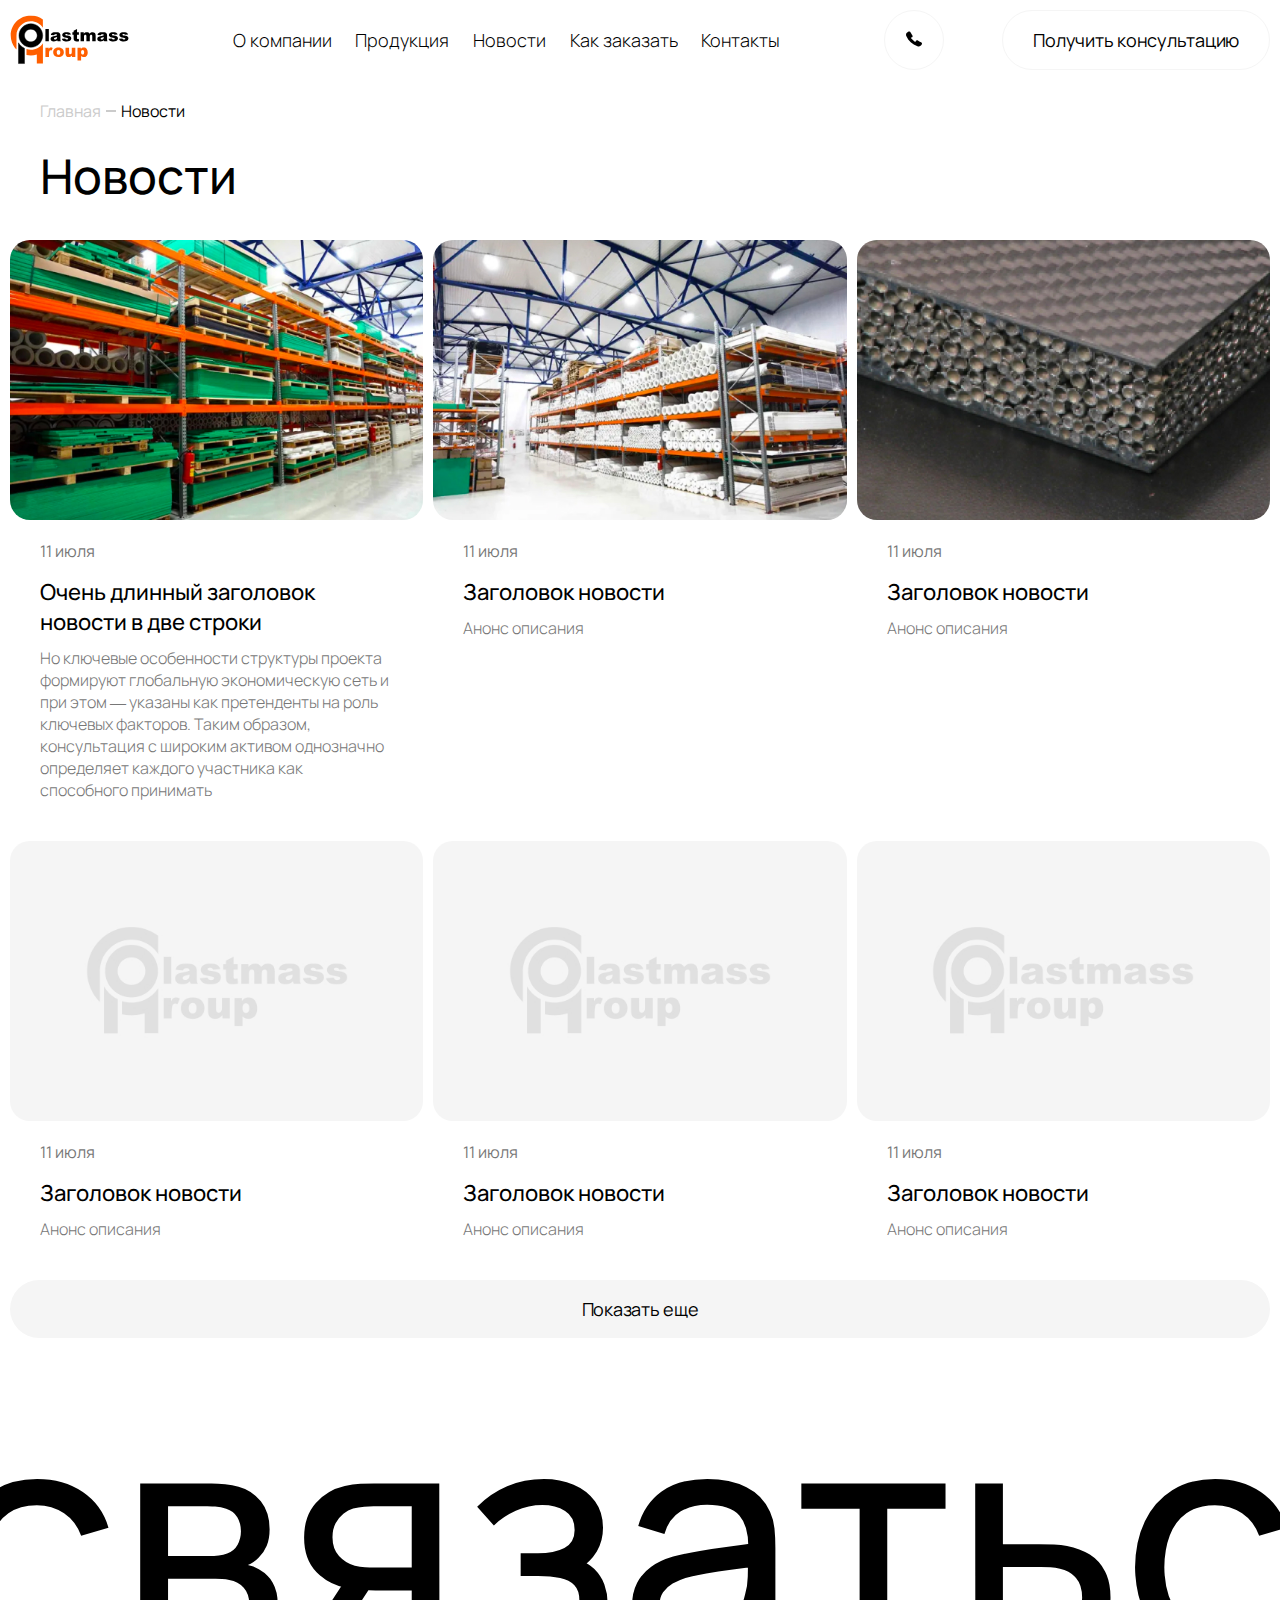
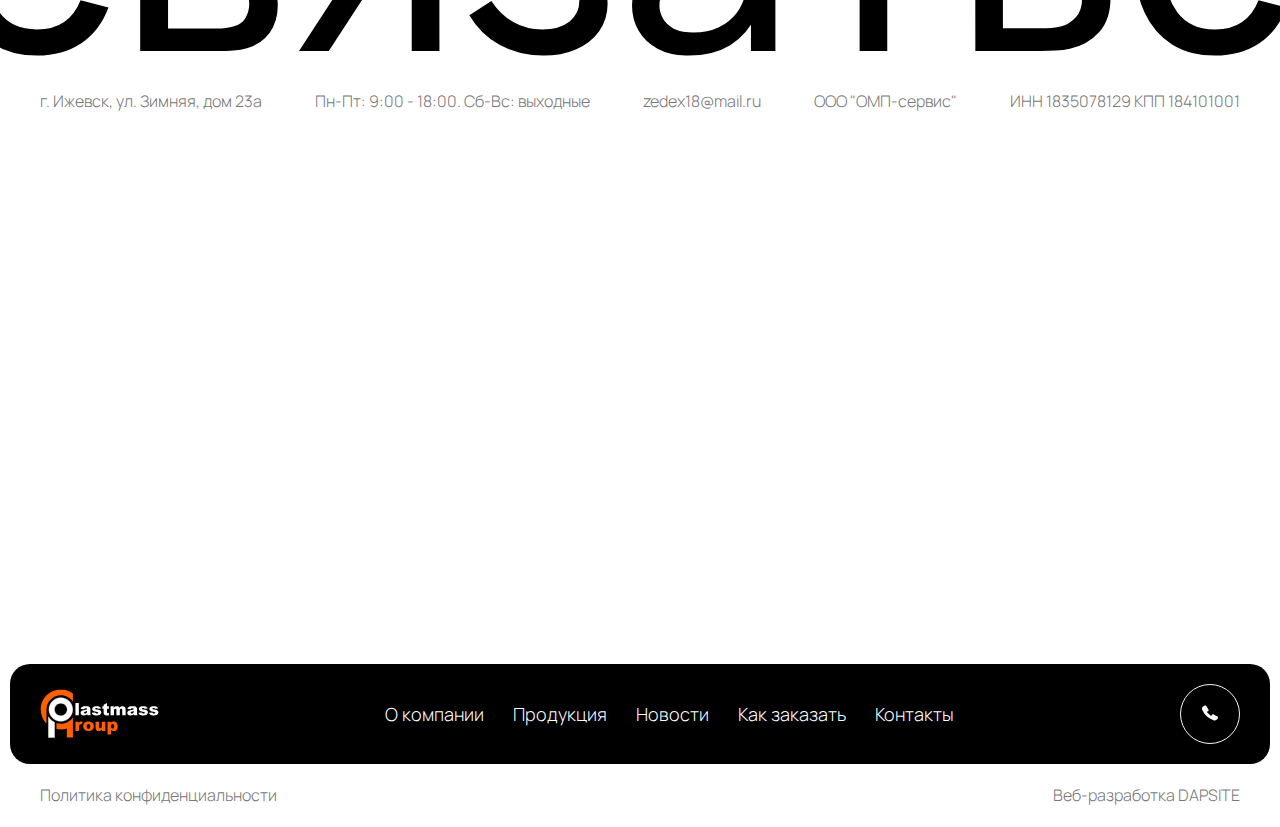
<file: news-list.html>
<!DOCTYPE html>
<html lang="en">
<head>
    <meta charset="UTF-8">
    <title>zedex</title>

    <meta name="viewport" content="width=device-width, initial-scale=1, user-scalable=no">

    <link rel="apple-touch-icon" sizes="180x180" href="apple-touch-icon.png">
    <link rel="icon" type="image/png" sizes="32x32" href="favicon-32x32.png">
    <link rel="icon" type="image/png" sizes="16x16" href="favicon-16x16.png">
    <link rel="mask-icon" href="safari-pinned-tab.svg" color="#5bbad5">
    <meta name="msapplication-TileColor" content="#da532c">
    <meta name="theme-color" content="#ffffff">

    <link rel="stylesheet" href="https://cdn.jsdelivr.net/npm/swiper@11/swiper-bundle.min.css"/>
    <link rel="stylesheet" href="fonts/stylesheet.css">
    <link rel="stylesheet" href="style/style.css">
    <script src="https://api-maps.yandex.ru/2.0-stable/?apikey=5295af57-8a66-47d9-a847-4e2ad736648d&load=package.full&lang=ru-RU" type="text/javascript"></script>
</head>
<body>

<header class="header lg-view lg-md-view md-view">
    <div class="wrapper-inside">
        <div class="header-container">
            <div class="logo">
                <a href="">
                    <svg width="148" height="61" viewBox="0 0 148 61" fill="none" xmlns="http://www.w3.org/2000/svg">
                        <g clip-path="url(#clip0_460_2738)">
                            <path fill-rule="evenodd" clip-rule="evenodd" d="M25.9032 10.2686C34.0497 10.2686 40.656 16.8325 40.656 24.9341C40.656 33.0325 34.053 39.5997 25.9032 39.5997C17.7534 39.5997 11.1504 33.0358 11.1504 24.9341C11.1504 16.8358 17.7567 10.2686 25.9032 10.2686ZM18.0206 59.839V40.8522C14.9104 39.3276 12.3114 36.9276 10.5469 33.9767V59.839H18.0206ZM25.9032 17.0554C21.5265 17.0554 17.981 20.5833 17.981 24.9308C17.981 29.2817 21.5298 32.8063 25.9032 32.8063C30.2799 32.8063 33.8255 29.2784 33.8255 24.9308C33.8255 20.5833 30.2799 17.0554 25.9032 17.0554Z" fill="black" stroke="black" style="fill:black;fill-opacity:1;stroke:black;stroke-opacity:1;" stroke-width="0.523292" stroke-miterlimit="22.9256"/>
                            <path fill-rule="evenodd" clip-rule="evenodd" d="M44.0508 16.833H48.3021V32.0101H44.0508V16.833ZM54.8721 24.5773L50.822 24.1543C50.9737 23.4527 51.1947 22.8953 51.4816 22.492C51.7685 22.0887 52.1808 21.7379 52.725 21.4428C53.1109 21.2264 53.6485 21.0625 54.3279 20.9445C55.0074 20.8265 55.7429 20.7674 56.5344 20.7674C57.8042 20.7674 58.8267 20.8396 59.5951 20.9806C60.3669 21.1215 61.0101 21.4199 61.5213 21.8691C61.8841 22.1805 62.1677 22.6199 62.3788 23.1871C62.5833 23.7609 62.6888 24.2986 62.6888 24.8199V29.6756C62.6888 30.1904 62.7251 30.5969 62.7878 30.892C62.8537 31.1838 62.9989 31.5609 63.2231 32.0166H59.2455C59.0872 31.7346 58.9817 31.5183 58.9322 31.3707C58.8827 31.2232 58.8365 30.9904 58.7871 30.6724C58.233 31.2068 57.6789 31.5838 57.1314 31.8101C56.3827 32.115 55.512 32.2658 54.5192 32.2658C53.1999 32.2658 52.1973 31.9609 51.5113 31.3543C50.8285 30.751 50.4888 30.0002 50.4888 29.1117C50.4888 28.2756 50.7329 27.5871 51.2276 27.0527C51.7224 26.5117 52.6294 26.1117 53.9552 25.8527C55.5483 25.5346 56.5773 25.3117 57.0522 25.1838C57.5206 25.056 58.0219 24.8855 58.5496 24.6822C58.5496 24.1642 58.4441 23.8035 58.2297 23.5937C58.012 23.3904 57.636 23.2822 57.0918 23.2822C56.3992 23.2822 55.8781 23.3937 55.5318 23.6133C55.258 23.7773 55.037 24.1019 54.8721 24.5773ZM58.5463 26.7904C57.9625 27.0002 57.3557 27.1838 56.7257 27.3412C55.8649 27.5674 55.3174 27.7937 55.0898 28.0133C54.8523 28.2428 54.7336 28.5019 54.7336 28.7904C54.7336 29.1215 54.8523 29.3904 55.0832 29.6035C55.3174 29.8133 55.6604 29.9183 56.1122 29.9183C56.5839 29.9183 57.0225 29.8035 57.4315 29.5806C57.8372 29.351 58.1241 29.0724 58.2956 28.7478C58.4671 28.4199 58.5496 27.9904 58.5496 27.4691V26.7904H58.5463ZM64.483 28.9674L68.6915 28.5707C68.8663 29.0691 69.1071 29.4264 69.4204 29.6396C69.7338 29.856 70.1493 29.9609 70.6704 29.9609C71.2377 29.9609 71.6797 29.8396 71.993 29.5969C72.2338 29.4199 72.3558 29.1937 72.3558 28.9248C72.3558 28.6199 72.1942 28.3871 71.8809 28.2232C71.65 28.1051 71.0431 27.9609 70.057 27.7871C68.586 27.5281 67.5602 27.2953 66.9897 27.0756C66.4158 26.856 65.9342 26.4887 65.5418 25.974C65.146 25.4592 64.9514 24.8691 64.9514 24.2035C64.9514 23.4789 65.1658 22.8527 65.5879 22.3314C66.0101 21.8035 66.5939 21.4133 67.336 21.1543C68.0781 20.8953 69.0741 20.7642 70.3241 20.7642C71.6434 20.7642 72.6164 20.8658 73.2463 21.0658C73.8763 21.2658 74.3974 21.5773 74.8163 22.0002C75.2351 22.4199 75.5847 22.9904 75.8651 23.7084L71.8446 24.1051C71.739 23.751 71.5675 23.4953 71.3235 23.3281C70.9904 23.1051 70.588 22.9969 70.1163 22.9969C69.6414 22.9969 69.2885 23.0822 69.0708 23.2527C68.8498 23.4232 68.7443 23.6265 68.7443 23.8691C68.7443 24.1412 68.8828 24.3412 69.1599 24.4789C69.4369 24.6166 70.0405 24.7412 70.9739 24.8527C72.3822 25.0133 73.431 25.2297 74.117 25.515C74.8064 25.7969 75.3341 26.2002 75.6969 26.7281C76.063 27.2527 76.2444 27.8264 76.2444 28.456C76.2444 29.092 76.0531 29.7117 75.6639 30.3117C75.2813 30.9117 74.6711 31.3904 73.8433 31.7445C73.0121 32.1019 71.8809 32.2789 70.4527 32.2789C68.4343 32.2789 66.993 31.9937 66.1354 31.4199C65.2812 30.8363 64.7271 30.0199 64.483 28.9674ZM83.3783 16.833V21.0166H85.7102V24.092H83.3783V27.9937C83.3783 28.4625 83.4245 28.774 83.5136 28.9281C83.6521 29.1609 83.8928 29.2822 84.2425 29.2822C84.5558 29.2822 84.9912 29.1904 85.5551 29.0101L85.8685 31.9215C84.8197 32.1478 83.8434 32.2592 82.9331 32.2592C81.8777 32.2592 81.0993 32.1248 80.6013 31.856C80.0999 31.5871 79.7306 31.1773 79.4931 30.6297C79.2523 30.0822 79.1336 29.1904 79.1336 27.9609V24.092H77.5702V21.0166H79.1336V18.9937L83.3783 16.833ZM87.7616 21.0166H91.7195V22.6232C92.2933 21.951 92.8639 21.4789 93.4444 21.1904C94.0249 20.9084 94.7241 20.7674 95.5453 20.7674C96.426 20.7674 97.1252 20.9215 97.6364 21.233C98.1509 21.5445 98.5698 22.0068 98.8996 22.6232C99.5658 21.9051 100.173 21.4133 100.723 21.1576C101.271 20.8986 101.947 20.7674 102.752 20.7674C103.939 20.7674 104.866 21.1183 105.532 21.8199C106.202 22.5183 106.532 23.6166 106.532 25.1051V32.0101H102.284V25.7478C102.284 25.2494 102.188 24.8789 101.993 24.6396C101.71 24.2625 101.353 24.0691 100.931 24.0691C100.433 24.0691 100.028 24.2494 99.7241 24.6068C99.4174 24.9674 99.269 25.5445 99.269 26.3379V32.0101H95.0176V25.9543C95.0176 25.4691 94.988 25.1445 94.9352 24.9707C94.8428 24.6953 94.6878 24.4724 94.4668 24.3019C94.2426 24.1314 93.982 24.0461 93.6852 24.0461C93.197 24.0461 92.8012 24.2297 92.4879 24.5937C92.1746 24.9609 92.0196 25.5609 92.0196 26.3969V32.0101H87.7715V21.0166H87.7616ZM112.92 24.5773L108.87 24.1543C109.022 23.4527 109.243 22.8953 109.53 22.492C109.817 22.0887 110.229 21.7379 110.773 21.4428C111.159 21.2264 111.697 21.0625 112.376 20.9445C113.055 20.8265 113.791 20.7674 114.582 20.7674C115.852 20.7674 116.875 20.8396 117.643 20.9806C118.415 21.1215 119.058 21.4199 119.569 21.8691C119.932 22.1805 120.216 22.6199 120.427 23.1871C120.635 23.7609 120.737 24.2986 120.737 24.8199V29.6756C120.737 30.1904 120.773 30.5969 120.836 30.892C120.902 31.1838 121.047 31.5609 121.271 32.0166H117.294C117.135 31.7346 117.03 31.5183 116.98 31.3707C116.931 31.2232 116.885 30.9904 116.835 30.6724C116.281 31.2068 115.727 31.5838 115.179 31.8101C114.431 32.115 113.56 32.2658 112.567 32.2658C111.248 32.2658 110.245 31.9609 109.559 31.3543C108.877 30.751 108.537 30.0002 108.537 29.1117C108.537 28.2756 108.781 27.5871 109.276 27.0527C109.77 26.5117 110.677 26.1117 112.003 25.8527C113.596 25.5346 114.625 25.3117 115.1 25.1838C115.569 25.056 116.07 24.8855 116.598 24.6822C116.598 24.1642 116.492 23.8035 116.278 23.5937C116.06 23.3904 115.684 23.2822 115.14 23.2822C114.447 23.2822 113.926 23.3937 113.58 23.6133C113.309 23.7773 113.088 24.1019 112.92 24.5773ZM116.598 26.7904C116.014 27.0002 115.407 27.1838 114.777 27.3412C113.916 27.5674 113.369 27.7937 113.141 28.0133C112.904 28.2428 112.785 28.5019 112.785 28.7904C112.785 29.1215 112.904 29.3904 113.135 29.6035C113.369 29.8133 113.712 29.9183 114.164 29.9183C114.635 29.9183 115.074 29.8035 115.483 29.5806C115.889 29.351 116.175 29.0724 116.347 28.7478C116.519 28.4199 116.601 27.9904 116.601 27.4691V26.7904H116.598ZM122.534 28.9674L126.743 28.5707C126.918 29.0691 127.158 29.4264 127.472 29.6396C127.785 29.856 128.201 29.9609 128.722 29.9609C129.289 29.9609 129.731 29.8396 130.044 29.5969C130.285 29.4199 130.407 29.1937 130.407 28.9248C130.407 28.6199 130.246 28.3871 129.932 28.2232C129.701 28.1051 129.094 27.9609 128.108 27.7871C126.637 27.5281 125.612 27.2953 125.041 27.0756C124.467 26.856 123.986 26.4887 123.593 25.974C123.197 25.4592 123.003 24.8691 123.003 24.2035C123.003 23.4789 123.217 22.8527 123.639 22.3314C124.061 21.8035 124.645 21.4133 125.387 21.1543C126.129 20.8953 127.125 20.7642 128.375 20.7642C129.695 20.7642 130.668 20.8658 131.298 21.0658C131.928 21.2658 132.449 21.5773 132.868 22.0002C133.286 22.4199 133.636 22.9904 133.916 23.7084L129.896 24.1051C129.79 23.751 129.619 23.4953 129.375 23.3281C129.042 23.1051 128.639 22.9969 128.168 22.9969C127.693 22.9969 127.34 23.0822 127.122 23.2527C126.901 23.4232 126.796 23.6265 126.796 23.8691C126.796 24.1412 126.934 24.3412 127.211 24.4789C127.488 24.6166 128.092 24.7412 129.025 24.8527C130.434 25.0133 131.482 25.2297 132.168 25.515C132.858 25.7969 133.385 26.2002 133.748 26.7281C134.114 27.2527 134.296 27.8264 134.296 28.456C134.296 29.092 134.104 29.7117 133.715 30.3117C133.333 30.9117 132.722 31.3904 131.895 31.7445C131.064 32.1019 129.932 32.2789 128.504 32.2789C126.486 32.2789 125.044 31.9937 124.19 31.4199C123.329 30.8363 122.778 30.0199 122.534 28.9674ZM135.562 28.9674L139.771 28.5707C139.946 29.0691 140.186 29.4264 140.5 29.6396C140.813 29.856 141.229 29.9609 141.75 29.9609C142.317 29.9609 142.759 29.8396 143.072 29.5969C143.313 29.4199 143.435 29.1937 143.435 28.9248C143.435 28.6199 143.273 28.3871 142.96 28.2232C142.729 28.1051 142.122 27.9609 141.136 27.7871C139.665 27.5281 138.639 27.2953 138.069 27.0756C137.498 26.856 137.013 26.4887 136.621 25.974C136.225 25.4592 136.031 24.8691 136.031 24.2035C136.031 23.4789 136.245 22.8527 136.667 22.3314C137.089 21.8035 137.673 21.4133 138.415 21.1543C139.157 20.8953 140.153 20.7642 141.403 20.7642C142.723 20.7642 143.696 20.8658 144.326 21.0658C144.955 21.2658 145.477 21.5773 145.895 22.0002C146.314 22.4199 146.664 22.9904 146.944 23.7084L142.924 24.1051C142.818 23.751 142.647 23.4953 142.403 23.3281C142.07 23.1051 141.667 22.9969 141.196 22.9969C140.721 22.9969 140.368 23.0822 140.15 23.2527C139.929 23.4232 139.823 23.6265 139.823 23.8691C139.823 24.1412 139.962 24.3412 140.239 24.4789C140.516 24.6166 141.12 24.7412 142.053 24.8527C143.461 25.0133 144.51 25.2297 145.196 25.515C145.886 25.7969 146.413 26.2002 146.776 26.7281C147.142 27.2527 147.324 27.8264 147.324 28.456C147.324 29.092 147.132 29.7117 146.743 30.3117C146.36 30.9117 145.75 31.3904 144.922 31.7445C144.091 32.1019 142.96 32.2789 141.532 32.2789C139.513 32.2789 138.072 31.9937 137.218 31.4199C136.36 30.8363 135.806 30.0199 135.562 28.9674Z" fill="black" style="fill:black;fill-opacity:1;"/>
                            <path fill-rule="evenodd" clip-rule="evenodd" d="M40.9468 59.8391H33.3445V48.6587C30.9929 49.3866 28.4962 49.78 25.9038 49.78C24.0502 49.78 22.2461 49.5768 20.508 49.1964V41.8456C22.2098 42.3833 24.0238 42.6718 25.9038 42.6718C32.2231 42.6718 37.7773 39.4063 40.9468 34.4784V59.8391ZM8.06062 24.7702C8.14967 15.0489 16.1016 7.19316 25.9038 7.19316C32.1934 7.19316 37.7212 10.4259 40.8974 15.3145V5.05218C36.7218 1.93414 31.5272 0.0849609 25.9038 0.0849609C12.1009 0.0849609 0.910156 11.2096 0.910156 24.9309C0.910156 27.8915 1.43127 30.7341 2.38775 33.3669L2.44052 33.5112L2.4636 33.5735C3.28155 35.7735 4.40623 37.826 5.78487 39.6751C6.43132 40.544 7.13054 41.3669 7.87922 42.144V42.1309C7.93859 42.1932 8.00125 42.2555 8.06062 42.3145V24.7702Z" fill="#F26B27" style="fill:#F26B27;fill:color(display-p3 0.9495 0.4194 0.1521);fill-opacity:1;"/>
                            <path fill-rule="evenodd" clip-rule="evenodd" d="M44.0508 40.0459H48.19V41.9213C48.5891 41.1114 49.0014 40.5508 49.4268 40.2426C49.849 39.9377 50.3734 39.7803 50.9968 39.7803C51.6498 39.7803 52.3622 39.9836 53.1373 40.3836L51.7685 43.518C51.2507 43.3016 50.8352 43.1934 50.5284 43.1934C49.9512 43.1934 49.4994 43.4327 49.1828 43.9049C48.7276 44.577 48.4967 45.8295 48.4967 47.6655V51.5114H44.0508V40.0459ZM53.7046 45.8131C53.7046 44.0655 54.2983 42.6196 55.4856 41.4885C56.6762 40.3541 58.2792 39.7836 60.3009 39.7836C62.613 39.7836 64.361 40.4524 65.5385 41.7836C66.4883 42.8557 66.9633 44.1803 66.9633 45.7508C66.9633 47.5147 66.3729 48.9606 65.1987 50.0885C64.0213 51.2131 62.3953 51.777 60.3141 51.777C58.4606 51.777 56.9599 51.3081 55.8154 50.3704C54.4038 49.2131 53.7046 47.695 53.7046 45.8131ZM58.1373 45.8032C58.1373 46.8295 58.3451 47.5836 58.764 48.0721C59.1796 48.5639 59.704 48.8098 60.3339 48.8098C60.9705 48.8098 61.4949 48.5672 61.9039 48.0819C62.3161 47.5999 62.5206 46.8295 62.5206 45.7573C62.5206 44.7639 62.3128 44.0229 61.9006 43.5377C61.4883 43.0557 60.9771 42.8098 60.3669 42.8098C59.7205 42.8098 59.1861 43.0557 58.7673 43.5475C58.3484 44.0426 58.1373 44.7967 58.1373 45.8032ZM81.2576 51.518H77.125V49.659C76.5082 50.4229 75.8882 50.9672 75.2615 51.2885C74.6349 51.6131 73.8631 51.7737 72.9495 51.7737C71.7324 51.7737 70.7793 51.4131 70.0867 50.6885C69.3973 49.9639 69.051 48.8491 69.051 47.3442V40.0426H73.497V46.3541C73.497 47.0721 73.6322 47.5868 73.8961 47.8885C74.1665 48.1901 74.5425 48.3409 75.0273 48.3409C75.5584 48.3409 75.9871 48.1377 76.3268 47.7377C76.6632 47.3311 76.8314 46.6098 76.8314 45.5639V40.0426H81.2576V51.518ZM83.9621 55.8852V40.0459H88.1013V41.7409C88.6752 41.0262 89.1996 40.5442 89.6779 40.2918C90.3243 39.9508 91.0367 39.7836 91.8184 39.7836C93.3619 39.7836 94.5559 40.3737 95.4035 41.5475C96.2446 42.7213 96.67 44.1737 96.67 45.9016C96.67 47.8098 96.2116 49.2655 95.2914 50.2721C94.3712 51.2754 93.2069 51.777 91.8052 51.777C91.1225 51.777 90.4991 51.6622 89.9384 51.4327C89.3777 51.1999 88.8731 50.859 88.4312 50.4032V55.8819H83.9621V55.8852ZM88.3982 45.8131C88.3982 46.7213 88.5862 47.3967 88.9721 47.8327C89.3547 48.2721 89.8395 48.4918 90.4266 48.4918C90.9411 48.4918 91.3731 48.2819 91.7228 47.859C92.0724 47.4393 92.2472 46.7245 92.2472 45.7147C92.2472 44.7868 92.0658 44.1049 91.703 43.6688C91.3435 43.2295 90.8982 43.0131 90.3771 43.0131C89.8098 43.0131 89.3382 43.2327 88.9622 43.6721C88.5829 44.1147 88.3982 44.8295 88.3982 45.8131Z" fill="#F26B27" style="fill:#F26B27;fill:color(display-p3 0.9495 0.4194 0.1521);fill-opacity:1;"/>
                        </g>
                        <defs>
                            <clipPath id="clip0_460_2738">
                                <rect width="148" height="61" fill="white" style="fill:white;fill-opacity:1;"/>
                            </clipPath>
                        </defs>
                    </svg>
                </a>
            </div>
            <div class="nav-menu">
                <div class="nav">
                    <ul>
                        <li>
                            <a href="about.html" class="hovered-link">
                                <span class="hovered-link-container hovered-top">
                                    <span class="visible-link-name">О компании</span>
                                    <span class="hidden-link-name">О компании</span>
                                </span>
                            </a>
                        </li>
                        <li>
                            <a href="products.html" class="hovered-link">
                                <span class="hovered-link-container hovered-top">
                                    <span class="visible-link-name">Продукция</span>
                                    <span class="hidden-link-name">Продукция</span>
                                </span>
                            </a>
                        </li>
                        <li>
                            <a href="news.html" class="hovered-link">
                                <span class="hovered-link-container hovered-top">
                                    <span class="visible-link-name">Новости</span>
                                    <span class="hidden-link-name">Новости</span>
                                </span>
                            </a>
                        </li>
                        <li>
                            <a href="how-to-buy.html" class="hovered-link">
                                <span class="hovered-link-container hovered-top">
                                    <span class="visible-link-name">Как заказать</span>
                                    <span class="hidden-link-name">Как заказать</span>
                                </span>
                            </a>
                        </li>
                        <li>
                            <a href="contacts.html" class="hovered-link">
                                <span class="hovered-link-container hovered-top">
                                    <span class="visible-link-name">Контакты</span>
                                    <span class="hidden-link-name">Контакты</span>
                                </span>
                            </a>
                        </li>
                    </ul>
                </div>
            </div>
            <div class="numbers lg-view lg-md-view">
                <a href="tel:+73412656536" class="ya_counter hovered-link" data-counter="phone_number">
                    <span class="hovered-link-container hovered-top">
                        <span class="visible-link-name">+7 (3412) 65 65 36</span>
                        <span class="hidden-link-name">+7 (3412) 65 65 36</span>
                    </span>
                </a>
                <a href="tel:+79829950557" class="ya_counter hovered-link" data-counter="phone_number">
                    <span class="hovered-link-container hovered-top">
                        <span class="visible-link-name">+7 (982) 995 05 57</span>
                        <span class="hidden-link-name">+7 (982) 995 05 57</span>
                    </span>
                </a>
            </div>
            <div class="numbers md-view xs-md-view xs-view">
                <a href="#" class="btn btn-icon open-phones-block gray">
                    <div class="numbers-icon">
                        <svg xmlns="http://www.w3.org/2000/svg" width="16" height="16" viewBox="0 0 16 16" fill="none">
                            <path d="M15.9683 12.3061C15.8679 11.8592 15.5534 11.4591 15.1016 11.2091C14.265 10.7497 13.3982 10.3059 12.5616 9.87778L11.9894 9.58402C11.2598 9.21212 10.7612 9.28087 10.4701 9.40588C10.1923 9.52464 9.82753 9.80903 9.67025 10.4934C9.6663 10.5046 9.66405 10.5161 9.66355 10.5278C9.61335 10.706 9.4728 10.7778 9.39249 10.806C9.20843 10.8653 8.99091 10.8247 8.8102 10.6935C7.43782 9.68881 6.19768 8.53592 5.11567 7.25887C4.97512 7.09636 4.93161 6.89635 4.99854 6.72447C5.02866 6.64634 5.11232 6.5057 5.34658 6.45883C5.35662 6.4557 5.37 6.4557 5.38004 6.45258C6.12296 6.29944 6.41746 5.94317 6.53793 5.67128C6.66844 5.36501 6.71195 4.83998 6.17316 4.08368C5.76824 3.51802 5.43024 2.89923 5.10228 2.2992C4.95169 2.02731 4.80445 1.75541 4.65051 1.48665C4.34263 0.955366 3.93101 0.624096 3.4625 0.527215C3.0375 0.442835 2.58907 0.555342 2.16407 0.85536C1.74241 1.15538 1.29732 1.48665 0.875667 1.86792C-0.0312324 2.69297 -0.238715 3.73679 0.276645 4.88373C2.4619 9.7684 6.22671 13.2592 11.4707 15.2625C11.8789 15.4219 12.2805 15.5 12.662 15.5C13.3514 15.5 13.9839 15.2437 14.5327 14.7375C14.9778 14.3281 15.3693 13.8562 15.704 13.4405C15.9616 13.1124 16.0554 12.7092 15.9683 12.3061Z" fill="currentColor" />
                        </svg>
                    </div>
                </a>
                <div class="numbers-hidden-block">
                    <a href="tel:+73412656536" class="ya_counter hovered-link" data-counter="phone_number">
                        <span class="hovered-link-container hovered-top">
                            <span class="visible-link-name">+7 (3412) 65 65 36</span>
                            <span class="hidden-link-name">+7 (3412) 65 65 36</span>
                        </span>
                    </a>
                    <a href="tel:+79829950557" class="ya_counter hovered-link" data-counter="phone_number">
                        <span class="hovered-link-container hovered-top">
                            <span class="visible-link-name">+7 (982) 995 05 57</span>
                            <span class="hidden-link-name">+7 (982) 995 05 57</span>
                        </span>
                    </a>
                </div>
            </div>
            <div class="button-call-back">
                <a href="#" class="btn gray">Получить&nbsp;консультацию</a>
            </div>
        </div>

    </div>
</header>



<header class="header xs-md-view xs-view">
    <div class="wrapper-inside">
        <div class="header-container">
            <div class="header-container-left">
                <div class="mobile-menu-open xs-md-view">
                    <a href="#" class="btn btn-icon gray">
                        <span></span>
                    </a>
                </div>
                <div class="logo">
                    <a href="">
                        <svg width="148" height="61" viewBox="0 0 148 61" fill="none" xmlns="http://www.w3.org/2000/svg">
                            <g clip-path="url(#clip0_460_2738)">
                                <path fill-rule="evenodd" clip-rule="evenodd" d="M25.9032 10.2686C34.0497 10.2686 40.656 16.8325 40.656 24.9341C40.656 33.0325 34.053 39.5997 25.9032 39.5997C17.7534 39.5997 11.1504 33.0358 11.1504 24.9341C11.1504 16.8358 17.7567 10.2686 25.9032 10.2686ZM18.0206 59.839V40.8522C14.9104 39.3276 12.3114 36.9276 10.5469 33.9767V59.839H18.0206ZM25.9032 17.0554C21.5265 17.0554 17.981 20.5833 17.981 24.9308C17.981 29.2817 21.5298 32.8063 25.9032 32.8063C30.2799 32.8063 33.8255 29.2784 33.8255 24.9308C33.8255 20.5833 30.2799 17.0554 25.9032 17.0554Z" fill="currentColor" stroke="currentColor" style="fill-opacity:1;stroke-opacity:1;" stroke-width="0.523292" stroke-miterlimit="22.9256"/>
                                <path fill-rule="evenodd" clip-rule="evenodd" d="M44.0508 16.833H48.3021V32.0101H44.0508V16.833ZM54.8721 24.5773L50.822 24.1543C50.9737 23.4527 51.1947 22.8953 51.4816 22.492C51.7685 22.0887 52.1808 21.7379 52.725 21.4428C53.1109 21.2264 53.6485 21.0625 54.3279 20.9445C55.0074 20.8265 55.7429 20.7674 56.5344 20.7674C57.8042 20.7674 58.8267 20.8396 59.5951 20.9806C60.3669 21.1215 61.0101 21.4199 61.5213 21.8691C61.8841 22.1805 62.1677 22.6199 62.3788 23.1871C62.5833 23.7609 62.6888 24.2986 62.6888 24.8199V29.6756C62.6888 30.1904 62.7251 30.5969 62.7878 30.892C62.8537 31.1838 62.9989 31.5609 63.2231 32.0166H59.2455C59.0872 31.7346 58.9817 31.5183 58.9322 31.3707C58.8827 31.2232 58.8365 30.9904 58.7871 30.6724C58.233 31.2068 57.6789 31.5838 57.1314 31.8101C56.3827 32.115 55.512 32.2658 54.5192 32.2658C53.1999 32.2658 52.1973 31.9609 51.5113 31.3543C50.8285 30.751 50.4888 30.0002 50.4888 29.1117C50.4888 28.2756 50.7329 27.5871 51.2276 27.0527C51.7224 26.5117 52.6294 26.1117 53.9552 25.8527C55.5483 25.5346 56.5773 25.3117 57.0522 25.1838C57.5206 25.056 58.0219 24.8855 58.5496 24.6822C58.5496 24.1642 58.4441 23.8035 58.2297 23.5937C58.012 23.3904 57.636 23.2822 57.0918 23.2822C56.3992 23.2822 55.8781 23.3937 55.5318 23.6133C55.258 23.7773 55.037 24.1019 54.8721 24.5773ZM58.5463 26.7904C57.9625 27.0002 57.3557 27.1838 56.7257 27.3412C55.8649 27.5674 55.3174 27.7937 55.0898 28.0133C54.8523 28.2428 54.7336 28.5019 54.7336 28.7904C54.7336 29.1215 54.8523 29.3904 55.0832 29.6035C55.3174 29.8133 55.6604 29.9183 56.1122 29.9183C56.5839 29.9183 57.0225 29.8035 57.4315 29.5806C57.8372 29.351 58.1241 29.0724 58.2956 28.7478C58.4671 28.4199 58.5496 27.9904 58.5496 27.4691V26.7904H58.5463ZM64.483 28.9674L68.6915 28.5707C68.8663 29.0691 69.1071 29.4264 69.4204 29.6396C69.7338 29.856 70.1493 29.9609 70.6704 29.9609C71.2377 29.9609 71.6797 29.8396 71.993 29.5969C72.2338 29.4199 72.3558 29.1937 72.3558 28.9248C72.3558 28.6199 72.1942 28.3871 71.8809 28.2232C71.65 28.1051 71.0431 27.9609 70.057 27.7871C68.586 27.5281 67.5602 27.2953 66.9897 27.0756C66.4158 26.856 65.9342 26.4887 65.5418 25.974C65.146 25.4592 64.9514 24.8691 64.9514 24.2035C64.9514 23.4789 65.1658 22.8527 65.5879 22.3314C66.0101 21.8035 66.5939 21.4133 67.336 21.1543C68.0781 20.8953 69.0741 20.7642 70.3241 20.7642C71.6434 20.7642 72.6164 20.8658 73.2463 21.0658C73.8763 21.2658 74.3974 21.5773 74.8163 22.0002C75.2351 22.4199 75.5847 22.9904 75.8651 23.7084L71.8446 24.1051C71.739 23.751 71.5675 23.4953 71.3235 23.3281C70.9904 23.1051 70.588 22.9969 70.1163 22.9969C69.6414 22.9969 69.2885 23.0822 69.0708 23.2527C68.8498 23.4232 68.7443 23.6265 68.7443 23.8691C68.7443 24.1412 68.8828 24.3412 69.1599 24.4789C69.4369 24.6166 70.0405 24.7412 70.9739 24.8527C72.3822 25.0133 73.431 25.2297 74.117 25.515C74.8064 25.7969 75.3341 26.2002 75.6969 26.7281C76.063 27.2527 76.2444 27.8264 76.2444 28.456C76.2444 29.092 76.0531 29.7117 75.6639 30.3117C75.2813 30.9117 74.6711 31.3904 73.8433 31.7445C73.0121 32.1019 71.8809 32.2789 70.4527 32.2789C68.4343 32.2789 66.993 31.9937 66.1354 31.4199C65.2812 30.8363 64.7271 30.0199 64.483 28.9674ZM83.3783 16.833V21.0166H85.7102V24.092H83.3783V27.9937C83.3783 28.4625 83.4245 28.774 83.5136 28.9281C83.6521 29.1609 83.8928 29.2822 84.2425 29.2822C84.5558 29.2822 84.9912 29.1904 85.5551 29.0101L85.8685 31.9215C84.8197 32.1478 83.8434 32.2592 82.9331 32.2592C81.8777 32.2592 81.0993 32.1248 80.6013 31.856C80.0999 31.5871 79.7306 31.1773 79.4931 30.6297C79.2523 30.0822 79.1336 29.1904 79.1336 27.9609V24.092H77.5702V21.0166H79.1336V18.9937L83.3783 16.833ZM87.7616 21.0166H91.7195V22.6232C92.2933 21.951 92.8639 21.4789 93.4444 21.1904C94.0249 20.9084 94.7241 20.7674 95.5453 20.7674C96.426 20.7674 97.1252 20.9215 97.6364 21.233C98.1509 21.5445 98.5698 22.0068 98.8996 22.6232C99.5658 21.9051 100.173 21.4133 100.723 21.1576C101.271 20.8986 101.947 20.7674 102.752 20.7674C103.939 20.7674 104.866 21.1183 105.532 21.8199C106.202 22.5183 106.532 23.6166 106.532 25.1051V32.0101H102.284V25.7478C102.284 25.2494 102.188 24.8789 101.993 24.6396C101.71 24.2625 101.353 24.0691 100.931 24.0691C100.433 24.0691 100.028 24.2494 99.7241 24.6068C99.4174 24.9674 99.269 25.5445 99.269 26.3379V32.0101H95.0176V25.9543C95.0176 25.4691 94.988 25.1445 94.9352 24.9707C94.8428 24.6953 94.6878 24.4724 94.4668 24.3019C94.2426 24.1314 93.982 24.0461 93.6852 24.0461C93.197 24.0461 92.8012 24.2297 92.4879 24.5937C92.1746 24.9609 92.0196 25.5609 92.0196 26.3969V32.0101H87.7715V21.0166H87.7616ZM112.92 24.5773L108.87 24.1543C109.022 23.4527 109.243 22.8953 109.53 22.492C109.817 22.0887 110.229 21.7379 110.773 21.4428C111.159 21.2264 111.697 21.0625 112.376 20.9445C113.055 20.8265 113.791 20.7674 114.582 20.7674C115.852 20.7674 116.875 20.8396 117.643 20.9806C118.415 21.1215 119.058 21.4199 119.569 21.8691C119.932 22.1805 120.216 22.6199 120.427 23.1871C120.635 23.7609 120.737 24.2986 120.737 24.8199V29.6756C120.737 30.1904 120.773 30.5969 120.836 30.892C120.902 31.1838 121.047 31.5609 121.271 32.0166H117.294C117.135 31.7346 117.03 31.5183 116.98 31.3707C116.931 31.2232 116.885 30.9904 116.835 30.6724C116.281 31.2068 115.727 31.5838 115.179 31.8101C114.431 32.115 113.56 32.2658 112.567 32.2658C111.248 32.2658 110.245 31.9609 109.559 31.3543C108.877 30.751 108.537 30.0002 108.537 29.1117C108.537 28.2756 108.781 27.5871 109.276 27.0527C109.77 26.5117 110.677 26.1117 112.003 25.8527C113.596 25.5346 114.625 25.3117 115.1 25.1838C115.569 25.056 116.07 24.8855 116.598 24.6822C116.598 24.1642 116.492 23.8035 116.278 23.5937C116.06 23.3904 115.684 23.2822 115.14 23.2822C114.447 23.2822 113.926 23.3937 113.58 23.6133C113.309 23.7773 113.088 24.1019 112.92 24.5773ZM116.598 26.7904C116.014 27.0002 115.407 27.1838 114.777 27.3412C113.916 27.5674 113.369 27.7937 113.141 28.0133C112.904 28.2428 112.785 28.5019 112.785 28.7904C112.785 29.1215 112.904 29.3904 113.135 29.6035C113.369 29.8133 113.712 29.9183 114.164 29.9183C114.635 29.9183 115.074 29.8035 115.483 29.5806C115.889 29.351 116.175 29.0724 116.347 28.7478C116.519 28.4199 116.601 27.9904 116.601 27.4691V26.7904H116.598ZM122.534 28.9674L126.743 28.5707C126.918 29.0691 127.158 29.4264 127.472 29.6396C127.785 29.856 128.201 29.9609 128.722 29.9609C129.289 29.9609 129.731 29.8396 130.044 29.5969C130.285 29.4199 130.407 29.1937 130.407 28.9248C130.407 28.6199 130.246 28.3871 129.932 28.2232C129.701 28.1051 129.094 27.9609 128.108 27.7871C126.637 27.5281 125.612 27.2953 125.041 27.0756C124.467 26.856 123.986 26.4887 123.593 25.974C123.197 25.4592 123.003 24.8691 123.003 24.2035C123.003 23.4789 123.217 22.8527 123.639 22.3314C124.061 21.8035 124.645 21.4133 125.387 21.1543C126.129 20.8953 127.125 20.7642 128.375 20.7642C129.695 20.7642 130.668 20.8658 131.298 21.0658C131.928 21.2658 132.449 21.5773 132.868 22.0002C133.286 22.4199 133.636 22.9904 133.916 23.7084L129.896 24.1051C129.79 23.751 129.619 23.4953 129.375 23.3281C129.042 23.1051 128.639 22.9969 128.168 22.9969C127.693 22.9969 127.34 23.0822 127.122 23.2527C126.901 23.4232 126.796 23.6265 126.796 23.8691C126.796 24.1412 126.934 24.3412 127.211 24.4789C127.488 24.6166 128.092 24.7412 129.025 24.8527C130.434 25.0133 131.482 25.2297 132.168 25.515C132.858 25.7969 133.385 26.2002 133.748 26.7281C134.114 27.2527 134.296 27.8264 134.296 28.456C134.296 29.092 134.104 29.7117 133.715 30.3117C133.333 30.9117 132.722 31.3904 131.895 31.7445C131.064 32.1019 129.932 32.2789 128.504 32.2789C126.486 32.2789 125.044 31.9937 124.19 31.4199C123.329 30.8363 122.778 30.0199 122.534 28.9674ZM135.562 28.9674L139.771 28.5707C139.946 29.0691 140.186 29.4264 140.5 29.6396C140.813 29.856 141.229 29.9609 141.75 29.9609C142.317 29.9609 142.759 29.8396 143.072 29.5969C143.313 29.4199 143.435 29.1937 143.435 28.9248C143.435 28.6199 143.273 28.3871 142.96 28.2232C142.729 28.1051 142.122 27.9609 141.136 27.7871C139.665 27.5281 138.639 27.2953 138.069 27.0756C137.498 26.856 137.013 26.4887 136.621 25.974C136.225 25.4592 136.031 24.8691 136.031 24.2035C136.031 23.4789 136.245 22.8527 136.667 22.3314C137.089 21.8035 137.673 21.4133 138.415 21.1543C139.157 20.8953 140.153 20.7642 141.403 20.7642C142.723 20.7642 143.696 20.8658 144.326 21.0658C144.955 21.2658 145.477 21.5773 145.895 22.0002C146.314 22.4199 146.664 22.9904 146.944 23.7084L142.924 24.1051C142.818 23.751 142.647 23.4953 142.403 23.3281C142.07 23.1051 141.667 22.9969 141.196 22.9969C140.721 22.9969 140.368 23.0822 140.15 23.2527C139.929 23.4232 139.823 23.6265 139.823 23.8691C139.823 24.1412 139.962 24.3412 140.239 24.4789C140.516 24.6166 141.12 24.7412 142.053 24.8527C143.461 25.0133 144.51 25.2297 145.196 25.515C145.886 25.7969 146.413 26.2002 146.776 26.7281C147.142 27.2527 147.324 27.8264 147.324 28.456C147.324 29.092 147.132 29.7117 146.743 30.3117C146.36 30.9117 145.75 31.3904 144.922 31.7445C144.091 32.1019 142.96 32.2789 141.532 32.2789C139.513 32.2789 138.072 31.9937 137.218 31.4199C136.36 30.8363 135.806 30.0199 135.562 28.9674Z" fill="currentColor" style="fill-opacity:1;"/>
                                <path fill-rule="evenodd" clip-rule="evenodd" d="M40.9468 59.8391H33.3445V48.6587C30.9929 49.3866 28.4962 49.78 25.9038 49.78C24.0502 49.78 22.2461 49.5768 20.508 49.1964V41.8456C22.2098 42.3833 24.0238 42.6718 25.9038 42.6718C32.2231 42.6718 37.7773 39.4063 40.9468 34.4784V59.8391ZM8.06062 24.7702C8.14967 15.0489 16.1016 7.19316 25.9038 7.19316C32.1934 7.19316 37.7212 10.4259 40.8974 15.3145V5.05218C36.7218 1.93414 31.5272 0.0849609 25.9038 0.0849609C12.1009 0.0849609 0.910156 11.2096 0.910156 24.9309C0.910156 27.8915 1.43127 30.7341 2.38775 33.3669L2.44052 33.5112L2.4636 33.5735C3.28155 35.7735 4.40623 37.826 5.78487 39.6751C6.43132 40.544 7.13054 41.3669 7.87922 42.144V42.1309C7.93859 42.1932 8.00125 42.2555 8.06062 42.3145V24.7702Z" fill="#F26B27" style="fill:#F26B27;fill:color(display-p3 0.9495 0.4194 0.1521);fill-opacity:1;"/>
                                <path fill-rule="evenodd" clip-rule="evenodd" d="M44.0508 40.0459H48.19V41.9213C48.5891 41.1114 49.0014 40.5508 49.4268 40.2426C49.849 39.9377 50.3734 39.7803 50.9968 39.7803C51.6498 39.7803 52.3622 39.9836 53.1373 40.3836L51.7685 43.518C51.2507 43.3016 50.8352 43.1934 50.5284 43.1934C49.9512 43.1934 49.4994 43.4327 49.1828 43.9049C48.7276 44.577 48.4967 45.8295 48.4967 47.6655V51.5114H44.0508V40.0459ZM53.7046 45.8131C53.7046 44.0655 54.2983 42.6196 55.4856 41.4885C56.6762 40.3541 58.2792 39.7836 60.3009 39.7836C62.613 39.7836 64.361 40.4524 65.5385 41.7836C66.4883 42.8557 66.9633 44.1803 66.9633 45.7508C66.9633 47.5147 66.3729 48.9606 65.1987 50.0885C64.0213 51.2131 62.3953 51.777 60.3141 51.777C58.4606 51.777 56.9599 51.3081 55.8154 50.3704C54.4038 49.2131 53.7046 47.695 53.7046 45.8131ZM58.1373 45.8032C58.1373 46.8295 58.3451 47.5836 58.764 48.0721C59.1796 48.5639 59.704 48.8098 60.3339 48.8098C60.9705 48.8098 61.4949 48.5672 61.9039 48.0819C62.3161 47.5999 62.5206 46.8295 62.5206 45.7573C62.5206 44.7639 62.3128 44.0229 61.9006 43.5377C61.4883 43.0557 60.9771 42.8098 60.3669 42.8098C59.7205 42.8098 59.1861 43.0557 58.7673 43.5475C58.3484 44.0426 58.1373 44.7967 58.1373 45.8032ZM81.2576 51.518H77.125V49.659C76.5082 50.4229 75.8882 50.9672 75.2615 51.2885C74.6349 51.6131 73.8631 51.7737 72.9495 51.7737C71.7324 51.7737 70.7793 51.4131 70.0867 50.6885C69.3973 49.9639 69.051 48.8491 69.051 47.3442V40.0426H73.497V46.3541C73.497 47.0721 73.6322 47.5868 73.8961 47.8885C74.1665 48.1901 74.5425 48.3409 75.0273 48.3409C75.5584 48.3409 75.9871 48.1377 76.3268 47.7377C76.6632 47.3311 76.8314 46.6098 76.8314 45.5639V40.0426H81.2576V51.518ZM83.9621 55.8852V40.0459H88.1013V41.7409C88.6752 41.0262 89.1996 40.5442 89.6779 40.2918C90.3243 39.9508 91.0367 39.7836 91.8184 39.7836C93.3619 39.7836 94.5559 40.3737 95.4035 41.5475C96.2446 42.7213 96.67 44.1737 96.67 45.9016C96.67 47.8098 96.2116 49.2655 95.2914 50.2721C94.3712 51.2754 93.2069 51.777 91.8052 51.777C91.1225 51.777 90.4991 51.6622 89.9384 51.4327C89.3777 51.1999 88.8731 50.859 88.4312 50.4032V55.8819H83.9621V55.8852ZM88.3982 45.8131C88.3982 46.7213 88.5862 47.3967 88.9721 47.8327C89.3547 48.2721 89.8395 48.4918 90.4266 48.4918C90.9411 48.4918 91.3731 48.2819 91.7228 47.859C92.0724 47.4393 92.2472 46.7245 92.2472 45.7147C92.2472 44.7868 92.0658 44.1049 91.703 43.6688C91.3435 43.2295 90.8982 43.0131 90.3771 43.0131C89.8098 43.0131 89.3382 43.2327 88.9622 43.6721C88.5829 44.1147 88.3982 44.8295 88.3982 45.8131Z" fill="#F26B27" style="fill:#F26B27;fill:color(display-p3 0.9495 0.4194 0.1521);fill-opacity:1;"/>
                            </g>
                            <defs>
                                <clipPath id="clip0_460_2738">
                                    <rect width="148" height="61" fill="white" style="fill:white;fill-opacity:1;"/>
                                </clipPath>
                            </defs>
                        </svg>
                    </a>
                </div>
            </div>
            <div class="mobile-menu">
                <div class="wrapper-inside">
                    <div class="mobile-menu-container">
                        <div class="mobile-nav">
                            <ul>
                                <li><a href="#">О компании</a></li>
                                <li><a href="#">Продукция</a></li>
                                <li><a href="#">Новости</a></li>
                                <li><a href="#">Как заказать</a></li>
                                <li><a href="#">Контакты</a></li>
                            </ul>
                        </div>
                        <div class="mobile-phones">
                            <ul>
                                <li><a href="tel:+73412656536">+7 (3412) 65 65 36</a></li>
                                <li><a href="tel:+79829950557">+7 (982) 995 05 57</a></li>
                            </ul>
                        </div>
                    </div>
                    <div class="button-call-back xs-view">
                        <a href="#" class="btn gray">Получить&nbsp;консультацию</a>
                    </div>
                </div>
            </div>
            <div class="header-container-right">
                <div class="numbers">
                    <a href="#" class="btn btn-icon open-phones-block gray">
                        <div class="numbers-icon">
                            <svg xmlns="http://www.w3.org/2000/svg" width="16" height="16" viewBox="0 0 16 16" fill="none">
                                <path d="M15.9683 12.3061C15.8679 11.8592 15.5534 11.4591 15.1016 11.2091C14.265 10.7497 13.3982 10.3059 12.5616 9.87778L11.9894 9.58402C11.2598 9.21212 10.7612 9.28087 10.4701 9.40588C10.1923 9.52464 9.82753 9.80903 9.67025 10.4934C9.6663 10.5046 9.66405 10.5161 9.66355 10.5278C9.61335 10.706 9.4728 10.7778 9.39249 10.806C9.20843 10.8653 8.99091 10.8247 8.8102 10.6935C7.43782 9.68881 6.19768 8.53592 5.11567 7.25887C4.97512 7.09636 4.93161 6.89635 4.99854 6.72447C5.02866 6.64634 5.11232 6.5057 5.34658 6.45883C5.35662 6.4557 5.37 6.4557 5.38004 6.45258C6.12296 6.29944 6.41746 5.94317 6.53793 5.67128C6.66844 5.36501 6.71195 4.83998 6.17316 4.08368C5.76824 3.51802 5.43024 2.89923 5.10228 2.2992C4.95169 2.02731 4.80445 1.75541 4.65051 1.48665C4.34263 0.955366 3.93101 0.624096 3.4625 0.527215C3.0375 0.442835 2.58907 0.555342 2.16407 0.85536C1.74241 1.15538 1.29732 1.48665 0.875667 1.86792C-0.0312324 2.69297 -0.238715 3.73679 0.276645 4.88373C2.4619 9.7684 6.22671 13.2592 11.4707 15.2625C11.8789 15.4219 12.2805 15.5 12.662 15.5C13.3514 15.5 13.9839 15.2437 14.5327 14.7375C14.9778 14.3281 15.3693 13.8562 15.704 13.4405C15.9616 13.1124 16.0554 12.7092 15.9683 12.3061Z" fill="currentColor" />
                            </svg>
                        </div>
                    </a>
                    <div class="numbers-hidden-block">
                        <a href="tel:+73412656536" class="ya_counter hovered-link" data-counter="phone_number">
                            <span class="hovered-link-container hovered-top">
                                <span class="visible-link-name">+7 (3412) 65 65 36</span>
                                <span class="hidden-link-name">+7 (3412) 65 65 36</span>
                            </span>
                        </a>
                        <a href="tel:+79829950557" class="ya_counter hovered-link" data-counter="phone_number">
                            <span class="hovered-link-container hovered-top">
                                <span class="visible-link-name">+7 (982) 995 05 57</span>
                                <span class="hidden-link-name">+7 (982) 995 05 57</span>
                            </span>
                        </a>
                    </div>
                </div>
                <div class="button-call-back xs-md-view">
                    <a href="#" class="btn gray">Получить&nbsp;консультацию</a>
                </div>
                <div class="mobile-menu-open xs-view">
                    <a href="#" class="btn btn-icon gray">
                        <span></span>
                    </a>
                </div>
            </div>
        </div>
    </div>
</header>


<main class="main">

    <section class="section section-breadcrumbs">
        <div class="wrapper-inside">
            <div class="breadcrumbs-container">
                <ul>
                    <li><a href="#"><span class="breadcrumbs-name">Главная</span></a></li>
                    <li><span class="separator"></span></li>
                    <li><span class="breadcrumbs-name">Новости</span></li>
                </ul>
            </div>
        </div>
    </section>

    <section class="section section-pagetitle">
        <div class="wrapper-inside">
            <div class="section-pagetitle-container">
                <h1>Новости</h1>
            </div>
        </div>
    </section>

    <section class="section section-news-list mg-bottom">
        <div class="wrapper-inside">
            <div class="news-list-container">
                <div class="flex-element-container">
                    <div class="flex-element-list col-3">
                        <div class="flex-element-item">
                            <div class="news-list-item">
                                <div class="news-list-item-container">
                                    <div class="news-list-item-picture">
                                        <a href="#"><img src="img/news-item-1.jpg" alt=""></a>
                                    </div>
                                    <div class="news-list-item-desc">
                                        <div class="news-list-item-date">11 июля</div>
                                        <div class="news-list-item-name">
                                            <a href="#">Очень длинный заголовок новости в две строки</a>
                                        </div>
                                        <div class="news-list-item-text">
                                            <p>Но ключевые особенности структуры проекта формируют глобальную экономическую сеть и при этом — указаны как претенденты на роль ключевых факторов. Таким образом, консультация с широким активом однозначно определяет каждого участника как способного принимать</p>
                                        </div>
                                    </div>
                                </div>
                            </div>
                        </div>
                        <div class="flex-element-item">
                            <div class="news-list-item">
                                <div class="news-list-item-container">
                                    <div class="news-list-item-picture">
                                        <a href="#"><img src="img/news-item-2.jpg" alt=""></a>
                                    </div>
                                    <div class="news-list-item-desc">
                                        <div class="news-list-item-date">11 июля</div>
                                        <div class="news-list-item-name">
                                            <a href="#">Заголовок новости</a>
                                        </div>
                                        <div class="news-list-item-text">
                                            <p>Анонс описания</p>
                                        </div>
                                    </div>
                                </div>
                            </div>
                        </div>
                        <div class="flex-element-item">
                            <div class="news-list-item">
                                <div class="news-list-item-container">
                                    <div class="news-list-item-picture">
                                        <a href="#"><img src="img/news-item-3.jpg" alt=""></a>
                                    </div>
                                    <div class="news-list-item-desc">
                                        <div class="news-list-item-date">11 июля</div>
                                        <div class="news-list-item-name">
                                            <a href="#">Заголовок новости</a>
                                        </div>
                                        <div class="news-list-item-text">
                                            <p>Анонс описания</p>
                                        </div>
                                    </div>
                                </div>
                            </div>
                        </div>
                        <div class="flex-element-item">
                            <div class="news-list-item">
                                <div class="news-list-item-container">
                                    <div class="news-list-item-picture">
                                        <a href="#"><img src="img/news-item-default.jpg" alt=""></a>
                                    </div>
                                    <div class="news-list-item-desc">
                                        <div class="news-list-item-date">11 июля</div>
                                        <div class="news-list-item-name">
                                            <a href="#">Заголовок новости</a>
                                        </div>
                                        <div class="news-list-item-text">
                                            <p>Анонс описания</p>
                                        </div>
                                    </div>
                                </div>
                            </div>
                        </div>
                        <div class="flex-element-item">
                            <div class="news-list-item">
                                <div class="news-list-item-container">
                                    <div class="news-list-item-picture">
                                        <a href="#"><img src="img/news-item-default.jpg" alt=""></a>
                                    </div>
                                    <div class="news-list-item-desc">
                                        <div class="news-list-item-date">11 июля</div>
                                        <div class="news-list-item-name">
                                            <a href="#">Заголовок новости</a>
                                        </div>
                                        <div class="news-list-item-text">
                                            <p>Анонс описания</p>
                                        </div>
                                    </div>
                                </div>
                            </div>
                        </div>
                        <div class="flex-element-item">
                            <div class="news-list-item">
                                <div class="news-list-item-container">
                                    <div class="news-list-item-picture">
                                        <a href="#"><img src="img/news-item-default.jpg" alt=""></a>
                                    </div>
                                    <div class="news-list-item-desc">
                                        <div class="news-list-item-date">11 июля</div>
                                        <div class="news-list-item-name">
                                            <a href="#">Заголовок новости</a>
                                        </div>
                                        <div class="news-list-item-text">
                                            <p>Анонс описания</p>
                                        </div>
                                    </div>
                                </div>
                            </div>
                        </div>
                    </div>
                </div>
                <div class="full-width show-more">
                    <a href="#" class="btn btn-gray full-size">
                        Показать еще
                    </a>
                </div>
            </div>
        </div>
    </section>

    <section class="section section-address hidden">
        <div class="address-container">
            <div class="marquee" wb-data="marquee" duration="10">
                <div class="marquee-content">
                    <h2 class="very-big-size">
                        связаться с нами
                    </h2>
                </div>
            </div>
        </div>
        <div class="wrapper-inside">
            <div class="address-items">
                <div class="address-item">г. Ижевск, ул. Зимняя, дом 23а</div>
                <div class="address-item">Пн-Пт: 9:00 - 18:00. Сб-Вс: выходные</div>
                <div class="address-item"><a href="mailto:zedex18@mail.ru">zedex18@mail.ru</a></div>
                <div class="address-item">ООО "ОМП-сервис"</div>
                <div class="address-item">ИНН 1835078129 КПП 184101001</div>
            </div>
            <div class="map-container" id="map">
            </div>
        </div>
    </section>
</main>

<footer class="footer">
    <div class="wrapper-inside">
        <div class="footer-container-top colored">
            <div class="logo">
                <a href="index.html">
                    <svg width="148" height="61" viewBox="0 0 148 61" fill="none" xmlns="http://www.w3.org/2000/svg">
                        <g clip-path="url(#clip0_509_551)">
                            <path fill-rule="evenodd" clip-rule="evenodd" d="M25.9032 10.2695C34.0497 10.2695 40.656 16.8335 40.656 24.9351C40.656 33.0335 34.053 39.6007 25.9032 39.6007C17.7534 39.6007 11.1504 33.0367 11.1504 24.9351C11.1504 16.8367 17.7567 10.2695 25.9032 10.2695ZM18.0206 59.84V40.8531C14.9104 39.3285 12.3114 36.9285 10.5469 33.9777V59.84H18.0206ZM25.9032 17.0564C21.5265 17.0564 17.981 20.5843 17.981 24.9318C17.981 29.2826 21.5298 32.8072 25.9032 32.8072C30.2799 32.8072 33.8255 29.2794 33.8255 24.9318C33.8255 20.5843 30.2799 17.0564 25.9032 17.0564Z" fill="white" stroke="white" style="fill:white;fill-opacity:1;stroke:white;stroke-opacity:1;" stroke-width="0.523292" stroke-miterlimit="22.9256"/>
                            <path fill-rule="evenodd" clip-rule="evenodd" d="M44.0508 16.832H48.3021V32.0091H44.0508V16.832ZM54.8721 24.5763L50.822 24.1533C50.9737 23.4517 51.1947 22.8943 51.4816 22.4911C51.7685 22.0878 52.1808 21.7369 52.725 21.4419C53.1109 21.2255 53.6485 21.0615 54.3279 20.9435C55.0074 20.8255 55.7429 20.7665 56.5344 20.7665C57.8042 20.7665 58.8267 20.8386 59.5951 20.9796C60.3669 21.1206 61.0101 21.4189 61.5213 21.8681C61.8841 22.1796 62.1677 22.6189 62.3788 23.1861C62.5833 23.7599 62.6888 24.2976 62.6888 24.8189V29.6747C62.6888 30.1894 62.7251 30.596 62.7878 30.891C62.8537 31.1829 62.9989 31.5599 63.2231 32.0156H59.2455C59.0872 31.7337 58.9817 31.5173 58.9322 31.3697C58.8827 31.2222 58.8365 30.9894 58.7871 30.6714C58.233 31.2058 57.6789 31.5829 57.1314 31.8091C56.3827 32.114 55.512 32.2648 54.5192 32.2648C53.1999 32.2648 52.1973 31.9599 51.5113 31.3533C50.8285 30.7501 50.4888 29.9992 50.4888 29.1107C50.4888 28.2747 50.7329 27.5861 51.2276 27.0517C51.7224 26.5107 52.6294 26.1107 53.9552 25.8517C55.5483 25.5337 56.5773 25.3107 57.0522 25.1829C57.5206 25.055 58.0219 24.8845 58.5496 24.6812C58.5496 24.1632 58.4441 23.8025 58.2297 23.5927C58.012 23.3894 57.636 23.2812 57.0918 23.2812C56.3992 23.2812 55.8781 23.3927 55.5318 23.6124C55.258 23.7763 55.037 24.1009 54.8721 24.5763ZM58.5463 26.7894C57.9625 26.9992 57.3557 27.1829 56.7257 27.3402C55.8649 27.5665 55.3174 27.7927 55.0898 28.0124C54.8523 28.2419 54.7336 28.5009 54.7336 28.7894C54.7336 29.1206 54.8523 29.3894 55.0832 29.6025C55.3174 29.8124 55.6604 29.9173 56.1122 29.9173C56.5839 29.9173 57.0225 29.8025 57.4315 29.5796C57.8372 29.3501 58.1241 29.0714 58.2956 28.7468C58.4671 28.4189 58.5496 27.9894 58.5496 27.4681V26.7894H58.5463ZM64.483 28.9665L68.6915 28.5697C68.8663 29.0681 69.1071 29.4255 69.4204 29.6386C69.7338 29.855 70.1493 29.9599 70.6704 29.9599C71.2377 29.9599 71.6797 29.8386 71.993 29.596C72.2338 29.4189 72.3558 29.1927 72.3558 28.9238C72.3558 28.6189 72.1942 28.3861 71.8809 28.2222C71.65 28.1042 71.0431 27.9599 70.057 27.7861C68.586 27.5271 67.5602 27.2943 66.9897 27.0747C66.4158 26.855 65.9342 26.4878 65.5418 25.973C65.146 25.4583 64.9514 24.8681 64.9514 24.2025C64.9514 23.4779 65.1658 22.8517 65.5879 22.3304C66.0101 21.8025 66.5939 21.4124 67.336 21.1533C68.0781 20.8943 69.0741 20.7632 70.3241 20.7632C71.6434 20.7632 72.6164 20.8648 73.2463 21.0648C73.8763 21.2648 74.3974 21.5763 74.8163 21.9992C75.2351 22.4189 75.5847 22.9894 75.8651 23.7074L71.8446 24.1042C71.739 23.7501 71.5675 23.4943 71.3235 23.3271C70.9904 23.1042 70.588 22.996 70.1163 22.996C69.6414 22.996 69.2885 23.0812 69.0708 23.2517C68.8498 23.4222 68.7443 23.6255 68.7443 23.8681C68.7443 24.1402 68.8828 24.3402 69.1599 24.4779C69.4369 24.6156 70.0405 24.7402 70.9739 24.8517C72.3822 25.0124 73.431 25.2288 74.117 25.514C74.8064 25.796 75.3341 26.1992 75.6969 26.7271C76.063 27.2517 76.2444 27.8255 76.2444 28.455C76.2444 29.091 76.0531 29.7107 75.6639 30.3107C75.2813 30.9107 74.6711 31.3894 73.8433 31.7435C73.0121 32.1009 71.8809 32.2779 70.4527 32.2779C68.4343 32.2779 66.993 31.9927 66.1354 31.4189C65.2812 30.8353 64.7271 30.0189 64.483 28.9665ZM83.3783 16.832V21.0156H85.7102V24.091H83.3783V27.9927C83.3783 28.4615 83.4245 28.773 83.5136 28.9271C83.6521 29.1599 83.8928 29.2812 84.2425 29.2812C84.5558 29.2812 84.9912 29.1894 85.5551 29.0091L85.8685 31.9206C84.8197 32.1468 83.8434 32.2583 82.9331 32.2583C81.8777 32.2583 81.0993 32.1238 80.6013 31.855C80.0999 31.5861 79.7306 31.1763 79.4931 30.6288C79.2523 30.0812 79.1336 29.1894 79.1336 27.9599V24.091H77.5702V21.0156H79.1336V18.9927L83.3783 16.832ZM87.7616 21.0156H91.7195V22.6222C92.2933 21.9501 92.8639 21.4779 93.4444 21.1894C94.0249 20.9074 94.7241 20.7665 95.5453 20.7665C96.426 20.7665 97.1252 20.9206 97.6364 21.232C98.1509 21.5435 98.5698 22.0058 98.8996 22.6222C99.5658 21.9042 100.173 21.4124 100.723 21.1566C101.271 20.8976 101.947 20.7665 102.752 20.7665C103.939 20.7665 104.866 21.1173 105.532 21.8189C106.202 22.5173 106.532 23.6156 106.532 25.1042V32.0091H102.284V25.7468C102.284 25.2484 102.188 24.8779 101.993 24.6386C101.71 24.2615 101.353 24.0681 100.931 24.0681C100.433 24.0681 100.028 24.2484 99.7241 24.6058C99.4174 24.9665 99.269 25.5435 99.269 26.337V32.0091H95.0176V25.9533C95.0176 25.4681 94.988 25.1435 94.9352 24.9697C94.8428 24.6943 94.6878 24.4714 94.4668 24.3009C94.2426 24.1304 93.982 24.0451 93.6852 24.0451C93.197 24.0451 92.8012 24.2288 92.4879 24.5927C92.1746 24.9599 92.0196 25.5599 92.0196 26.396V32.0091H87.7715V21.0156H87.7616ZM112.92 24.5763L108.87 24.1533C109.022 23.4517 109.243 22.8943 109.53 22.4911C109.817 22.0878 110.229 21.7369 110.773 21.4419C111.159 21.2255 111.697 21.0615 112.376 20.9435C113.055 20.8255 113.791 20.7665 114.582 20.7665C115.852 20.7665 116.875 20.8386 117.643 20.9796C118.415 21.1206 119.058 21.4189 119.569 21.8681C119.932 22.1796 120.216 22.6189 120.427 23.1861C120.635 23.7599 120.737 24.2976 120.737 24.8189V29.6747C120.737 30.1894 120.773 30.596 120.836 30.891C120.902 31.1829 121.047 31.5599 121.271 32.0156H117.294C117.135 31.7337 117.03 31.5173 116.98 31.3697C116.931 31.2222 116.885 30.9894 116.835 30.6714C116.281 31.2058 115.727 31.5829 115.179 31.8091C114.431 32.114 113.56 32.2648 112.567 32.2648C111.248 32.2648 110.245 31.9599 109.559 31.3533C108.877 30.7501 108.537 29.9992 108.537 29.1107C108.537 28.2747 108.781 27.5861 109.276 27.0517C109.77 26.5107 110.677 26.1107 112.003 25.8517C113.596 25.5337 114.625 25.3107 115.1 25.1829C115.569 25.055 116.07 24.8845 116.598 24.6812C116.598 24.1632 116.492 23.8025 116.278 23.5927C116.06 23.3894 115.684 23.2812 115.14 23.2812C114.447 23.2812 113.926 23.3927 113.58 23.6124C113.309 23.7763 113.088 24.1009 112.92 24.5763ZM116.598 26.7894C116.014 26.9992 115.407 27.1829 114.777 27.3402C113.916 27.5665 113.369 27.7927 113.141 28.0124C112.904 28.2419 112.785 28.5009 112.785 28.7894C112.785 29.1206 112.904 29.3894 113.135 29.6025C113.369 29.8124 113.712 29.9173 114.164 29.9173C114.635 29.9173 115.074 29.8025 115.483 29.5796C115.889 29.3501 116.175 29.0714 116.347 28.7468C116.519 28.4189 116.601 27.9894 116.601 27.4681V26.7894H116.598ZM122.534 28.9665L126.743 28.5697C126.918 29.0681 127.158 29.4255 127.472 29.6386C127.785 29.855 128.201 29.9599 128.722 29.9599C129.289 29.9599 129.731 29.8386 130.044 29.596C130.285 29.4189 130.407 29.1927 130.407 28.9238C130.407 28.6189 130.246 28.3861 129.932 28.2222C129.701 28.1042 129.094 27.9599 128.108 27.7861C126.637 27.5271 125.612 27.2943 125.041 27.0747C124.467 26.855 123.986 26.4878 123.593 25.973C123.197 25.4583 123.003 24.8681 123.003 24.2025C123.003 23.4779 123.217 22.8517 123.639 22.3304C124.061 21.8025 124.645 21.4124 125.387 21.1533C126.129 20.8943 127.125 20.7632 128.375 20.7632C129.695 20.7632 130.668 20.8648 131.298 21.0648C131.928 21.2648 132.449 21.5763 132.868 21.9992C133.286 22.4189 133.636 22.9894 133.916 23.7074L129.896 24.1042C129.79 23.7501 129.619 23.4943 129.375 23.3271C129.042 23.1042 128.639 22.996 128.168 22.996C127.693 22.996 127.34 23.0812 127.122 23.2517C126.901 23.4222 126.796 23.6255 126.796 23.8681C126.796 24.1402 126.934 24.3402 127.211 24.4779C127.488 24.6156 128.092 24.7402 129.025 24.8517C130.434 25.0124 131.482 25.2288 132.168 25.514C132.858 25.796 133.385 26.1992 133.748 26.7271C134.114 27.2517 134.296 27.8255 134.296 28.455C134.296 29.091 134.104 29.7107 133.715 30.3107C133.333 30.9107 132.722 31.3894 131.895 31.7435C131.064 32.1009 129.932 32.2779 128.504 32.2779C126.486 32.2779 125.044 31.9927 124.19 31.4189C123.329 30.8353 122.778 30.0189 122.534 28.9665ZM135.562 28.9665L139.771 28.5697C139.946 29.0681 140.186 29.4255 140.5 29.6386C140.813 29.855 141.229 29.9599 141.75 29.9599C142.317 29.9599 142.759 29.8386 143.072 29.596C143.313 29.4189 143.435 29.1927 143.435 28.9238C143.435 28.6189 143.273 28.3861 142.96 28.2222C142.729 28.1042 142.122 27.9599 141.136 27.7861C139.665 27.5271 138.639 27.2943 138.069 27.0747C137.498 26.855 137.013 26.4878 136.621 25.973C136.225 25.4583 136.031 24.8681 136.031 24.2025C136.031 23.4779 136.245 22.8517 136.667 22.3304C137.089 21.8025 137.673 21.4124 138.415 21.1533C139.157 20.8943 140.153 20.7632 141.403 20.7632C142.723 20.7632 143.696 20.8648 144.326 21.0648C144.955 21.2648 145.477 21.5763 145.895 21.9992C146.314 22.4189 146.664 22.9894 146.944 23.7074L142.924 24.1042C142.818 23.7501 142.647 23.4943 142.403 23.3271C142.07 23.1042 141.667 22.996 141.196 22.996C140.721 22.996 140.368 23.0812 140.15 23.2517C139.929 23.4222 139.823 23.6255 139.823 23.8681C139.823 24.1402 139.962 24.3402 140.239 24.4779C140.516 24.6156 141.12 24.7402 142.053 24.8517C143.461 25.0124 144.51 25.2288 145.196 25.514C145.886 25.796 146.413 26.1992 146.776 26.7271C147.142 27.2517 147.324 27.8255 147.324 28.455C147.324 29.091 147.132 29.7107 146.743 30.3107C146.36 30.9107 145.75 31.3894 144.922 31.7435C144.091 32.1009 142.96 32.2779 141.532 32.2779C139.513 32.2779 138.072 31.9927 137.218 31.4189C136.36 30.8353 135.806 30.0189 135.562 28.9665Z" fill="white" style="fill:white;fill-opacity:1;"/>
                            <path fill-rule="evenodd" clip-rule="evenodd" d="M40.9468 59.84H33.3445V48.6597C30.9929 49.3876 28.4962 49.781 25.9038 49.781C24.0502 49.781 22.2461 49.5777 20.508 49.1974V41.8466C22.2098 42.3843 24.0238 42.6728 25.9038 42.6728C32.2231 42.6728 37.7773 39.4073 40.9468 34.4794V59.84ZM8.06062 24.7712C8.14967 15.0499 16.1016 7.19414 25.9038 7.19414C32.1934 7.19414 37.7212 10.4269 40.8974 15.3154V5.05315C36.7218 1.93512 31.5272 0.0859375 25.9038 0.0859375C12.1009 0.0859375 0.910156 11.2105 0.910156 24.9318C0.910156 27.8925 1.43127 30.7351 2.38775 33.3679L2.44052 33.5122L2.4636 33.5745C3.28155 35.7745 4.40623 37.8269 5.78487 39.6761C6.43132 40.545 7.13054 41.3679 7.87922 42.145V42.1318C7.93859 42.1941 8.00125 42.2564 8.06062 42.3154V24.7712Z" fill="#F26B27" style="fill:#F26B27;fill:color(display-p3 0.9495 0.4194 0.1521);fill-opacity:1;"/>
                            <path fill-rule="evenodd" clip-rule="evenodd" d="M44.0508 40.0468H48.19V41.9222C48.5891 41.1124 49.0014 40.5517 49.4268 40.2435C49.849 39.9386 50.3734 39.7812 50.9968 39.7812C51.6498 39.7812 52.3622 39.9845 53.1373 40.3845L51.7685 43.519C51.2507 43.3026 50.8352 43.1944 50.5284 43.1944C49.9512 43.1944 49.4994 43.4337 49.1828 43.9058C48.7276 44.578 48.4967 45.8304 48.4967 47.6665V51.5124H44.0508V40.0468ZM53.7046 45.814C53.7046 44.0665 54.2983 42.6206 55.4856 41.4895C56.6762 40.355 58.2792 39.7845 60.3009 39.7845C62.613 39.7845 64.361 40.4534 65.5385 41.7845C66.4883 42.8567 66.9633 44.1813 66.9633 45.7517C66.9633 47.5157 66.3729 48.9616 65.1987 50.0894C64.0213 51.214 62.3953 51.778 60.3141 51.778C58.4606 51.778 56.9599 51.3091 55.8154 50.3714C54.4038 49.214 53.7046 47.696 53.7046 45.814ZM58.1373 45.8042C58.1373 46.8304 58.3451 47.5845 58.764 48.0731C59.1796 48.5649 59.704 48.8108 60.3339 48.8108C60.9705 48.8108 61.4949 48.5681 61.9039 48.0829C62.3161 47.6009 62.5206 46.8304 62.5206 45.7583C62.5206 44.7649 62.3128 44.0239 61.9006 43.5386C61.4883 43.0567 60.9771 42.8108 60.3669 42.8108C59.7205 42.8108 59.1861 43.0567 58.7673 43.5485C58.3484 44.0436 58.1373 44.7977 58.1373 45.8042ZM81.2576 51.519H77.125V49.6599C76.5082 50.4239 75.8882 50.9681 75.2615 51.2894C74.6349 51.614 73.8631 51.7747 72.9495 51.7747C71.7324 51.7747 70.7793 51.414 70.0867 50.6895C69.3973 49.9649 69.051 48.8501 69.051 47.3452V40.0436H73.497V46.355C73.497 47.0731 73.6322 47.5878 73.8961 47.8895C74.1665 48.1911 74.5425 48.3419 75.0273 48.3419C75.5584 48.3419 75.9871 48.1386 76.3268 47.7386C76.6632 47.3321 76.8314 46.6108 76.8314 45.5649V40.0436H81.2576V51.519ZM83.9621 55.8862V40.0468H88.1013V41.7419C88.6752 41.0272 89.1996 40.5452 89.6779 40.2927C90.3243 39.9518 91.0367 39.7845 91.8184 39.7845C93.3619 39.7845 94.5559 40.3747 95.4035 41.5485C96.2446 42.7222 96.67 44.1747 96.67 45.9026C96.67 47.8108 96.2116 49.2665 95.2914 50.2731C94.3712 51.2763 93.2069 51.778 91.8052 51.778C91.1225 51.778 90.4991 51.6632 89.9384 51.4337C89.3777 51.2009 88.8731 50.8599 88.4312 50.4042V55.8829H83.9621V55.8862ZM88.3982 45.814C88.3982 46.7222 88.5862 47.3977 88.9721 47.8337C89.3547 48.2731 89.8395 48.4927 90.4266 48.4927C90.9411 48.4927 91.3731 48.2829 91.7228 47.8599C92.0724 47.4403 92.2472 46.7255 92.2472 45.7157C92.2472 44.7878 92.0658 44.1058 91.703 43.6698C91.3435 43.2304 90.8982 43.014 90.3771 43.014C89.8098 43.014 89.3382 43.2337 88.9622 43.6731C88.5829 44.1157 88.3982 44.8304 88.3982 45.814Z" fill="#F26B27" style="fill:#F26B27;fill:color(display-p3 0.9495 0.4194 0.1521);fill-opacity:1;"/>
                        </g>
                        <defs>
                            <clipPath id="clip0_509_551">
                                <rect width="148" height="61" fill="white" style="fill:white;fill-opacity:1;"/>
                            </clipPath>
                        </defs>
                    </svg>
                </a>
            </div>
            <div class="nav-menu">
                <div class="nav">
                    <ul>
                        <li>
                            <a href="about.html" class="hovered-link">
                                <span class="hovered-link-container hovered-top">
                                    <span class="visible-link-name">О компании</span>
                                    <span class="hidden-link-name">О компании</span>
                                </span>
                            </a>
                        </li>
                        <li>
                            <a href="products.html" class="hovered-link">
                                <span class="hovered-link-container hovered-top">
                                    <span class="visible-link-name">Продукция</span>
                                    <span class="hidden-link-name">Продукция</span>
                                </span>
                            </a>
                        </li>
                        <li>
                            <a href="news.html" class="hovered-link">
                                <span class="hovered-link-container hovered-top">
                                    <span class="visible-link-name">Новости</span>
                                    <span class="hidden-link-name">Новости</span>
                                </span>
                            </a>
                        </li>
                        <li>
                            <a href="how-to-buy.html" class="hovered-link">
                                <span class="hovered-link-container hovered-top">
                                    <span class="visible-link-name">Как заказать</span>
                                    <span class="hidden-link-name">Как заказать</span>
                                </span>
                            </a>
                        </li>
                        <li>
                            <a href="contacts.html" class="hovered-link">
                                <span class="hovered-link-container hovered-top">
                                    <span class="visible-link-name">Контакты</span>
                                    <span class="hidden-link-name">Контакты</span>
                                </span>
                            </a>
                        </li>
                    </ul>
                </div>
            </div>
            <div class="numbers lg-view lg-md-view">
                <a href="tel:+73412656536" class="ya_counter hovered-link" data-counter="phone_number">
                    <span class="hovered-link-container hovered-top">
                        <span class="visible-link-name">+7 (3412) 65 65 36</span>
                        <span class="hidden-link-name">+7 (3412) 65 65 36</span>
                    </span>
                </a>
                <a href="tel:+79829950557" class="ya_counter hovered-link" data-counter="phone_number">
                    <span class="hovered-link-container hovered-top">
                        <span class="visible-link-name">+7 (982) 995 05 57</span>
                        <span class="hidden-link-name">+7 (982) 995 05 57</span>
                    </span>
                </a>
            </div>
            <div class="numbers md-view xs-md-view xs-view">
                <a href="#" class="btn btn-icon open-phones-block gray">
                    <div class="numbers-icon">
                        <svg xmlns="http://www.w3.org/2000/svg" width="16" height="16" viewBox="0 0 16 16" fill="none">
                            <path d="M15.9683 12.3061C15.8679 11.8592 15.5534 11.4591 15.1016 11.2091C14.265 10.7497 13.3982 10.3059 12.5616 9.87778L11.9894 9.58402C11.2598 9.21212 10.7612 9.28087 10.4701 9.40588C10.1923 9.52464 9.82753 9.80903 9.67025 10.4934C9.6663 10.5046 9.66405 10.5161 9.66355 10.5278C9.61335 10.706 9.4728 10.7778 9.39249 10.806C9.20843 10.8653 8.99091 10.8247 8.8102 10.6935C7.43782 9.68881 6.19768 8.53592 5.11567 7.25887C4.97512 7.09636 4.93161 6.89635 4.99854 6.72447C5.02866 6.64634 5.11232 6.5057 5.34658 6.45883C5.35662 6.4557 5.37 6.4557 5.38004 6.45258C6.12296 6.29944 6.41746 5.94317 6.53793 5.67128C6.66844 5.36501 6.71195 4.83998 6.17316 4.08368C5.76824 3.51802 5.43024 2.89923 5.10228 2.2992C4.95169 2.02731 4.80445 1.75541 4.65051 1.48665C4.34263 0.955366 3.93101 0.624096 3.4625 0.527215C3.0375 0.442835 2.58907 0.555342 2.16407 0.85536C1.74241 1.15538 1.29732 1.48665 0.875667 1.86792C-0.0312324 2.69297 -0.238715 3.73679 0.276645 4.88373C2.4619 9.7684 6.22671 13.2592 11.4707 15.2625C11.8789 15.4219 12.2805 15.5 12.662 15.5C13.3514 15.5 13.9839 15.2437 14.5327 14.7375C14.9778 14.3281 15.3693 13.8562 15.704 13.4405C15.9616 13.1124 16.0554 12.7092 15.9683 12.3061Z" fill="currentColor" />
                        </svg>
                    </div>
                </a>
                <div class="numbers-hidden-block">
                    <a href="tel:+73412656536" class="ya_counter hovered-link" data-counter="phone_number">
                        <span class="hovered-link-container hovered-top">
                            <span class="visible-link-name">+7 (3412) 65 65 36</span>
                            <span class="hidden-link-name">+7 (3412) 65 65 36</span>
                        </span>
                    </a>
                    <a href="tel:+79829950557" class="ya_counter hovered-link" data-counter="phone_number">
                        <span class="hovered-link-container hovered-top">
                            <span class="visible-link-name">+7 (982) 995 05 57</span>
                            <span class="hidden-link-name">+7 (982) 995 05 57</span>
                        </span>
                    </a>
                </div>
            </div>
        </div>
        <div class="footer-container-bottom">
            <div class="address-item">
                <a href="politica.html" class="lined-link">Политика конфиденциальности</a>
            </div>
            <div class="address-item"><a href="https://dapsite.ru/" class="lined-link" target="_blank">Веб-разработка DAPSITE</a></div>
        </div>
    </div>
</footer>


<script src="https://code.jquery.com/jquery-3.7.1.min.js" integrity="sha256-/JqT3SQfawRcv/BIHPThkBvs0OEvtFFmqPF/lYI/Cxo=" crossorigin="anonymous"></script>
<script src="https://cdn.jsdelivr.net/npm/swiper@11/swiper-bundle.min.js"></script>
<script src="https://cdn.jsdelivr.net/npm/gsap@3.12.5/dist/gsap.min.js"></script>
<script src="js/marguee.js"></script>
<script src="js/js.js"></script>
<script src="js/imask.js"></script>
<script src="js/pvashooot.js"></script>
</body>
</html>
</file>
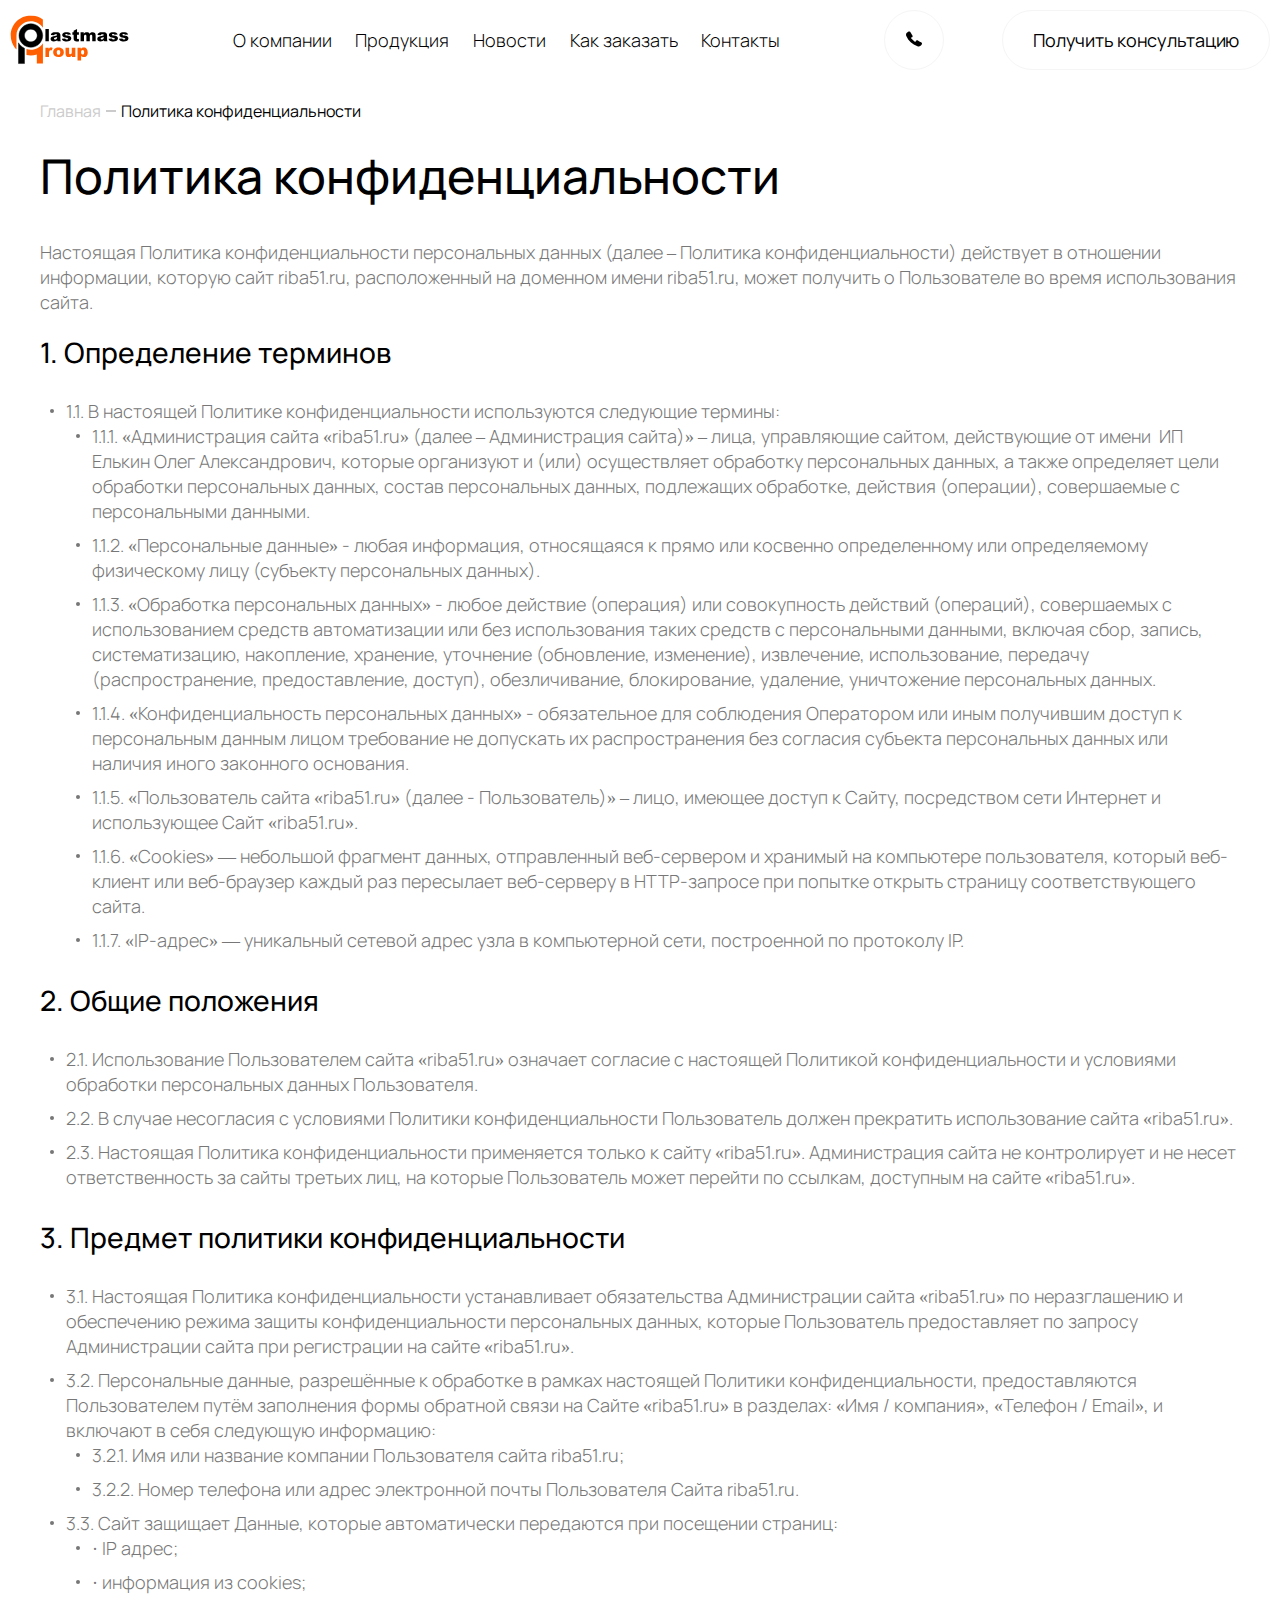
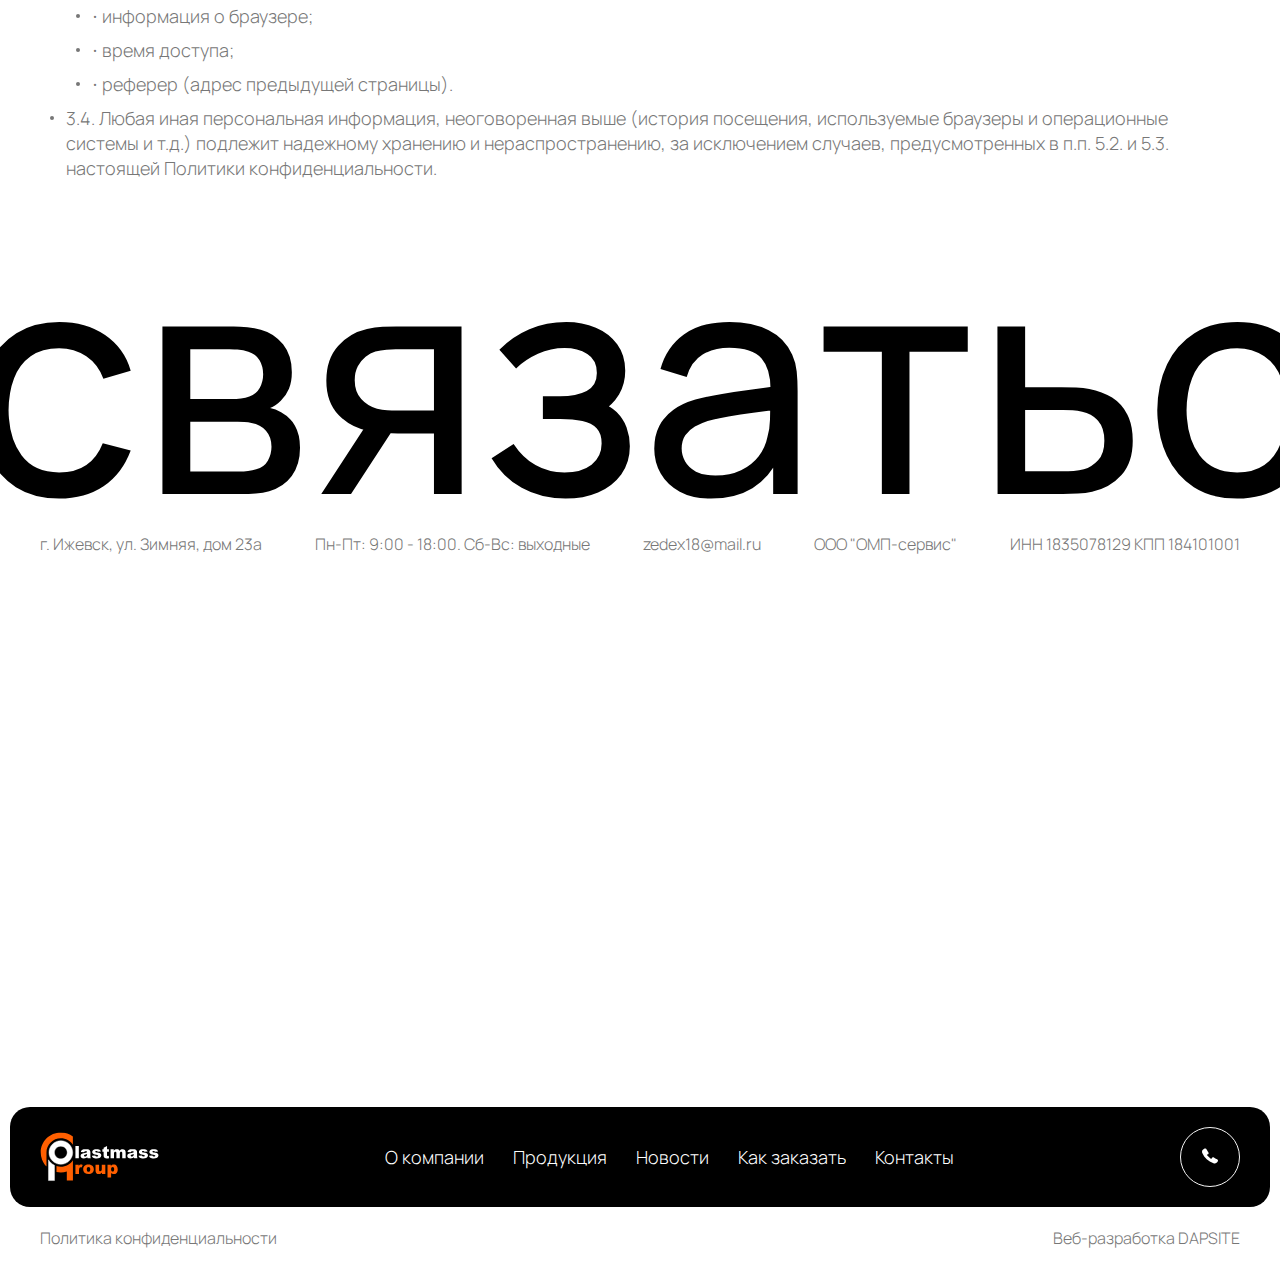
<file: politica.html>
<!DOCTYPE html>
<html lang="en">
<head>
    <meta charset="UTF-8">
    <title>zedex</title>

    <meta name="viewport" content="width=device-width, initial-scale=1, user-scalable=no">

    <link rel="apple-touch-icon" sizes="180x180" href="apple-touch-icon.png">
    <link rel="icon" type="image/png" sizes="32x32" href="favicon-32x32.png">
    <link rel="icon" type="image/png" sizes="16x16" href="favicon-16x16.png">
    <link rel="mask-icon" href="safari-pinned-tab.svg" color="#5bbad5">
    <meta name="msapplication-TileColor" content="#da532c">
    <meta name="theme-color" content="#ffffff">

    <link rel="stylesheet" href="https://cdn.jsdelivr.net/npm/swiper@11/swiper-bundle.min.css"/>
    <link rel="stylesheet" href="fonts/stylesheet.css">
    <link rel="stylesheet" href="style/style.css">
    <script src="https://api-maps.yandex.ru/2.0-stable/?apikey=5295af57-8a66-47d9-a847-4e2ad736648d&load=package.full&lang=ru-RU" type="text/javascript"></script>
</head>
<body>

<header class="header lg-view lg-md-view md-view">
    <div class="wrapper-inside">
        <div class="header-container">
            <div class="logo">
                <a href="">
                    <svg width="148" height="61" viewBox="0 0 148 61" fill="none" xmlns="http://www.w3.org/2000/svg">
                        <g clip-path="url(#clip0_460_2738)">
                            <path fill-rule="evenodd" clip-rule="evenodd" d="M25.9032 10.2686C34.0497 10.2686 40.656 16.8325 40.656 24.9341C40.656 33.0325 34.053 39.5997 25.9032 39.5997C17.7534 39.5997 11.1504 33.0358 11.1504 24.9341C11.1504 16.8358 17.7567 10.2686 25.9032 10.2686ZM18.0206 59.839V40.8522C14.9104 39.3276 12.3114 36.9276 10.5469 33.9767V59.839H18.0206ZM25.9032 17.0554C21.5265 17.0554 17.981 20.5833 17.981 24.9308C17.981 29.2817 21.5298 32.8063 25.9032 32.8063C30.2799 32.8063 33.8255 29.2784 33.8255 24.9308C33.8255 20.5833 30.2799 17.0554 25.9032 17.0554Z" fill="black" stroke="black" style="fill:black;fill-opacity:1;stroke:black;stroke-opacity:1;" stroke-width="0.523292" stroke-miterlimit="22.9256"/>
                            <path fill-rule="evenodd" clip-rule="evenodd" d="M44.0508 16.833H48.3021V32.0101H44.0508V16.833ZM54.8721 24.5773L50.822 24.1543C50.9737 23.4527 51.1947 22.8953 51.4816 22.492C51.7685 22.0887 52.1808 21.7379 52.725 21.4428C53.1109 21.2264 53.6485 21.0625 54.3279 20.9445C55.0074 20.8265 55.7429 20.7674 56.5344 20.7674C57.8042 20.7674 58.8267 20.8396 59.5951 20.9806C60.3669 21.1215 61.0101 21.4199 61.5213 21.8691C61.8841 22.1805 62.1677 22.6199 62.3788 23.1871C62.5833 23.7609 62.6888 24.2986 62.6888 24.8199V29.6756C62.6888 30.1904 62.7251 30.5969 62.7878 30.892C62.8537 31.1838 62.9989 31.5609 63.2231 32.0166H59.2455C59.0872 31.7346 58.9817 31.5183 58.9322 31.3707C58.8827 31.2232 58.8365 30.9904 58.7871 30.6724C58.233 31.2068 57.6789 31.5838 57.1314 31.8101C56.3827 32.115 55.512 32.2658 54.5192 32.2658C53.1999 32.2658 52.1973 31.9609 51.5113 31.3543C50.8285 30.751 50.4888 30.0002 50.4888 29.1117C50.4888 28.2756 50.7329 27.5871 51.2276 27.0527C51.7224 26.5117 52.6294 26.1117 53.9552 25.8527C55.5483 25.5346 56.5773 25.3117 57.0522 25.1838C57.5206 25.056 58.0219 24.8855 58.5496 24.6822C58.5496 24.1642 58.4441 23.8035 58.2297 23.5937C58.012 23.3904 57.636 23.2822 57.0918 23.2822C56.3992 23.2822 55.8781 23.3937 55.5318 23.6133C55.258 23.7773 55.037 24.1019 54.8721 24.5773ZM58.5463 26.7904C57.9625 27.0002 57.3557 27.1838 56.7257 27.3412C55.8649 27.5674 55.3174 27.7937 55.0898 28.0133C54.8523 28.2428 54.7336 28.5019 54.7336 28.7904C54.7336 29.1215 54.8523 29.3904 55.0832 29.6035C55.3174 29.8133 55.6604 29.9183 56.1122 29.9183C56.5839 29.9183 57.0225 29.8035 57.4315 29.5806C57.8372 29.351 58.1241 29.0724 58.2956 28.7478C58.4671 28.4199 58.5496 27.9904 58.5496 27.4691V26.7904H58.5463ZM64.483 28.9674L68.6915 28.5707C68.8663 29.0691 69.1071 29.4264 69.4204 29.6396C69.7338 29.856 70.1493 29.9609 70.6704 29.9609C71.2377 29.9609 71.6797 29.8396 71.993 29.5969C72.2338 29.4199 72.3558 29.1937 72.3558 28.9248C72.3558 28.6199 72.1942 28.3871 71.8809 28.2232C71.65 28.1051 71.0431 27.9609 70.057 27.7871C68.586 27.5281 67.5602 27.2953 66.9897 27.0756C66.4158 26.856 65.9342 26.4887 65.5418 25.974C65.146 25.4592 64.9514 24.8691 64.9514 24.2035C64.9514 23.4789 65.1658 22.8527 65.5879 22.3314C66.0101 21.8035 66.5939 21.4133 67.336 21.1543C68.0781 20.8953 69.0741 20.7642 70.3241 20.7642C71.6434 20.7642 72.6164 20.8658 73.2463 21.0658C73.8763 21.2658 74.3974 21.5773 74.8163 22.0002C75.2351 22.4199 75.5847 22.9904 75.8651 23.7084L71.8446 24.1051C71.739 23.751 71.5675 23.4953 71.3235 23.3281C70.9904 23.1051 70.588 22.9969 70.1163 22.9969C69.6414 22.9969 69.2885 23.0822 69.0708 23.2527C68.8498 23.4232 68.7443 23.6265 68.7443 23.8691C68.7443 24.1412 68.8828 24.3412 69.1599 24.4789C69.4369 24.6166 70.0405 24.7412 70.9739 24.8527C72.3822 25.0133 73.431 25.2297 74.117 25.515C74.8064 25.7969 75.3341 26.2002 75.6969 26.7281C76.063 27.2527 76.2444 27.8264 76.2444 28.456C76.2444 29.092 76.0531 29.7117 75.6639 30.3117C75.2813 30.9117 74.6711 31.3904 73.8433 31.7445C73.0121 32.1019 71.8809 32.2789 70.4527 32.2789C68.4343 32.2789 66.993 31.9937 66.1354 31.4199C65.2812 30.8363 64.7271 30.0199 64.483 28.9674ZM83.3783 16.833V21.0166H85.7102V24.092H83.3783V27.9937C83.3783 28.4625 83.4245 28.774 83.5136 28.9281C83.6521 29.1609 83.8928 29.2822 84.2425 29.2822C84.5558 29.2822 84.9912 29.1904 85.5551 29.0101L85.8685 31.9215C84.8197 32.1478 83.8434 32.2592 82.9331 32.2592C81.8777 32.2592 81.0993 32.1248 80.6013 31.856C80.0999 31.5871 79.7306 31.1773 79.4931 30.6297C79.2523 30.0822 79.1336 29.1904 79.1336 27.9609V24.092H77.5702V21.0166H79.1336V18.9937L83.3783 16.833ZM87.7616 21.0166H91.7195V22.6232C92.2933 21.951 92.8639 21.4789 93.4444 21.1904C94.0249 20.9084 94.7241 20.7674 95.5453 20.7674C96.426 20.7674 97.1252 20.9215 97.6364 21.233C98.1509 21.5445 98.5698 22.0068 98.8996 22.6232C99.5658 21.9051 100.173 21.4133 100.723 21.1576C101.271 20.8986 101.947 20.7674 102.752 20.7674C103.939 20.7674 104.866 21.1183 105.532 21.8199C106.202 22.5183 106.532 23.6166 106.532 25.1051V32.0101H102.284V25.7478C102.284 25.2494 102.188 24.8789 101.993 24.6396C101.71 24.2625 101.353 24.0691 100.931 24.0691C100.433 24.0691 100.028 24.2494 99.7241 24.6068C99.4174 24.9674 99.269 25.5445 99.269 26.3379V32.0101H95.0176V25.9543C95.0176 25.4691 94.988 25.1445 94.9352 24.9707C94.8428 24.6953 94.6878 24.4724 94.4668 24.3019C94.2426 24.1314 93.982 24.0461 93.6852 24.0461C93.197 24.0461 92.8012 24.2297 92.4879 24.5937C92.1746 24.9609 92.0196 25.5609 92.0196 26.3969V32.0101H87.7715V21.0166H87.7616ZM112.92 24.5773L108.87 24.1543C109.022 23.4527 109.243 22.8953 109.53 22.492C109.817 22.0887 110.229 21.7379 110.773 21.4428C111.159 21.2264 111.697 21.0625 112.376 20.9445C113.055 20.8265 113.791 20.7674 114.582 20.7674C115.852 20.7674 116.875 20.8396 117.643 20.9806C118.415 21.1215 119.058 21.4199 119.569 21.8691C119.932 22.1805 120.216 22.6199 120.427 23.1871C120.635 23.7609 120.737 24.2986 120.737 24.8199V29.6756C120.737 30.1904 120.773 30.5969 120.836 30.892C120.902 31.1838 121.047 31.5609 121.271 32.0166H117.294C117.135 31.7346 117.03 31.5183 116.98 31.3707C116.931 31.2232 116.885 30.9904 116.835 30.6724C116.281 31.2068 115.727 31.5838 115.179 31.8101C114.431 32.115 113.56 32.2658 112.567 32.2658C111.248 32.2658 110.245 31.9609 109.559 31.3543C108.877 30.751 108.537 30.0002 108.537 29.1117C108.537 28.2756 108.781 27.5871 109.276 27.0527C109.77 26.5117 110.677 26.1117 112.003 25.8527C113.596 25.5346 114.625 25.3117 115.1 25.1838C115.569 25.056 116.07 24.8855 116.598 24.6822C116.598 24.1642 116.492 23.8035 116.278 23.5937C116.06 23.3904 115.684 23.2822 115.14 23.2822C114.447 23.2822 113.926 23.3937 113.58 23.6133C113.309 23.7773 113.088 24.1019 112.92 24.5773ZM116.598 26.7904C116.014 27.0002 115.407 27.1838 114.777 27.3412C113.916 27.5674 113.369 27.7937 113.141 28.0133C112.904 28.2428 112.785 28.5019 112.785 28.7904C112.785 29.1215 112.904 29.3904 113.135 29.6035C113.369 29.8133 113.712 29.9183 114.164 29.9183C114.635 29.9183 115.074 29.8035 115.483 29.5806C115.889 29.351 116.175 29.0724 116.347 28.7478C116.519 28.4199 116.601 27.9904 116.601 27.4691V26.7904H116.598ZM122.534 28.9674L126.743 28.5707C126.918 29.0691 127.158 29.4264 127.472 29.6396C127.785 29.856 128.201 29.9609 128.722 29.9609C129.289 29.9609 129.731 29.8396 130.044 29.5969C130.285 29.4199 130.407 29.1937 130.407 28.9248C130.407 28.6199 130.246 28.3871 129.932 28.2232C129.701 28.1051 129.094 27.9609 128.108 27.7871C126.637 27.5281 125.612 27.2953 125.041 27.0756C124.467 26.856 123.986 26.4887 123.593 25.974C123.197 25.4592 123.003 24.8691 123.003 24.2035C123.003 23.4789 123.217 22.8527 123.639 22.3314C124.061 21.8035 124.645 21.4133 125.387 21.1543C126.129 20.8953 127.125 20.7642 128.375 20.7642C129.695 20.7642 130.668 20.8658 131.298 21.0658C131.928 21.2658 132.449 21.5773 132.868 22.0002C133.286 22.4199 133.636 22.9904 133.916 23.7084L129.896 24.1051C129.79 23.751 129.619 23.4953 129.375 23.3281C129.042 23.1051 128.639 22.9969 128.168 22.9969C127.693 22.9969 127.34 23.0822 127.122 23.2527C126.901 23.4232 126.796 23.6265 126.796 23.8691C126.796 24.1412 126.934 24.3412 127.211 24.4789C127.488 24.6166 128.092 24.7412 129.025 24.8527C130.434 25.0133 131.482 25.2297 132.168 25.515C132.858 25.7969 133.385 26.2002 133.748 26.7281C134.114 27.2527 134.296 27.8264 134.296 28.456C134.296 29.092 134.104 29.7117 133.715 30.3117C133.333 30.9117 132.722 31.3904 131.895 31.7445C131.064 32.1019 129.932 32.2789 128.504 32.2789C126.486 32.2789 125.044 31.9937 124.19 31.4199C123.329 30.8363 122.778 30.0199 122.534 28.9674ZM135.562 28.9674L139.771 28.5707C139.946 29.0691 140.186 29.4264 140.5 29.6396C140.813 29.856 141.229 29.9609 141.75 29.9609C142.317 29.9609 142.759 29.8396 143.072 29.5969C143.313 29.4199 143.435 29.1937 143.435 28.9248C143.435 28.6199 143.273 28.3871 142.96 28.2232C142.729 28.1051 142.122 27.9609 141.136 27.7871C139.665 27.5281 138.639 27.2953 138.069 27.0756C137.498 26.856 137.013 26.4887 136.621 25.974C136.225 25.4592 136.031 24.8691 136.031 24.2035C136.031 23.4789 136.245 22.8527 136.667 22.3314C137.089 21.8035 137.673 21.4133 138.415 21.1543C139.157 20.8953 140.153 20.7642 141.403 20.7642C142.723 20.7642 143.696 20.8658 144.326 21.0658C144.955 21.2658 145.477 21.5773 145.895 22.0002C146.314 22.4199 146.664 22.9904 146.944 23.7084L142.924 24.1051C142.818 23.751 142.647 23.4953 142.403 23.3281C142.07 23.1051 141.667 22.9969 141.196 22.9969C140.721 22.9969 140.368 23.0822 140.15 23.2527C139.929 23.4232 139.823 23.6265 139.823 23.8691C139.823 24.1412 139.962 24.3412 140.239 24.4789C140.516 24.6166 141.12 24.7412 142.053 24.8527C143.461 25.0133 144.51 25.2297 145.196 25.515C145.886 25.7969 146.413 26.2002 146.776 26.7281C147.142 27.2527 147.324 27.8264 147.324 28.456C147.324 29.092 147.132 29.7117 146.743 30.3117C146.36 30.9117 145.75 31.3904 144.922 31.7445C144.091 32.1019 142.96 32.2789 141.532 32.2789C139.513 32.2789 138.072 31.9937 137.218 31.4199C136.36 30.8363 135.806 30.0199 135.562 28.9674Z" fill="black" style="fill:black;fill-opacity:1;"/>
                            <path fill-rule="evenodd" clip-rule="evenodd" d="M40.9468 59.8391H33.3445V48.6587C30.9929 49.3866 28.4962 49.78 25.9038 49.78C24.0502 49.78 22.2461 49.5768 20.508 49.1964V41.8456C22.2098 42.3833 24.0238 42.6718 25.9038 42.6718C32.2231 42.6718 37.7773 39.4063 40.9468 34.4784V59.8391ZM8.06062 24.7702C8.14967 15.0489 16.1016 7.19316 25.9038 7.19316C32.1934 7.19316 37.7212 10.4259 40.8974 15.3145V5.05218C36.7218 1.93414 31.5272 0.0849609 25.9038 0.0849609C12.1009 0.0849609 0.910156 11.2096 0.910156 24.9309C0.910156 27.8915 1.43127 30.7341 2.38775 33.3669L2.44052 33.5112L2.4636 33.5735C3.28155 35.7735 4.40623 37.826 5.78487 39.6751C6.43132 40.544 7.13054 41.3669 7.87922 42.144V42.1309C7.93859 42.1932 8.00125 42.2555 8.06062 42.3145V24.7702Z" fill="#F26B27" style="fill:#F26B27;fill:color(display-p3 0.9495 0.4194 0.1521);fill-opacity:1;"/>
                            <path fill-rule="evenodd" clip-rule="evenodd" d="M44.0508 40.0459H48.19V41.9213C48.5891 41.1114 49.0014 40.5508 49.4268 40.2426C49.849 39.9377 50.3734 39.7803 50.9968 39.7803C51.6498 39.7803 52.3622 39.9836 53.1373 40.3836L51.7685 43.518C51.2507 43.3016 50.8352 43.1934 50.5284 43.1934C49.9512 43.1934 49.4994 43.4327 49.1828 43.9049C48.7276 44.577 48.4967 45.8295 48.4967 47.6655V51.5114H44.0508V40.0459ZM53.7046 45.8131C53.7046 44.0655 54.2983 42.6196 55.4856 41.4885C56.6762 40.3541 58.2792 39.7836 60.3009 39.7836C62.613 39.7836 64.361 40.4524 65.5385 41.7836C66.4883 42.8557 66.9633 44.1803 66.9633 45.7508C66.9633 47.5147 66.3729 48.9606 65.1987 50.0885C64.0213 51.2131 62.3953 51.777 60.3141 51.777C58.4606 51.777 56.9599 51.3081 55.8154 50.3704C54.4038 49.2131 53.7046 47.695 53.7046 45.8131ZM58.1373 45.8032C58.1373 46.8295 58.3451 47.5836 58.764 48.0721C59.1796 48.5639 59.704 48.8098 60.3339 48.8098C60.9705 48.8098 61.4949 48.5672 61.9039 48.0819C62.3161 47.5999 62.5206 46.8295 62.5206 45.7573C62.5206 44.7639 62.3128 44.0229 61.9006 43.5377C61.4883 43.0557 60.9771 42.8098 60.3669 42.8098C59.7205 42.8098 59.1861 43.0557 58.7673 43.5475C58.3484 44.0426 58.1373 44.7967 58.1373 45.8032ZM81.2576 51.518H77.125V49.659C76.5082 50.4229 75.8882 50.9672 75.2615 51.2885C74.6349 51.6131 73.8631 51.7737 72.9495 51.7737C71.7324 51.7737 70.7793 51.4131 70.0867 50.6885C69.3973 49.9639 69.051 48.8491 69.051 47.3442V40.0426H73.497V46.3541C73.497 47.0721 73.6322 47.5868 73.8961 47.8885C74.1665 48.1901 74.5425 48.3409 75.0273 48.3409C75.5584 48.3409 75.9871 48.1377 76.3268 47.7377C76.6632 47.3311 76.8314 46.6098 76.8314 45.5639V40.0426H81.2576V51.518ZM83.9621 55.8852V40.0459H88.1013V41.7409C88.6752 41.0262 89.1996 40.5442 89.6779 40.2918C90.3243 39.9508 91.0367 39.7836 91.8184 39.7836C93.3619 39.7836 94.5559 40.3737 95.4035 41.5475C96.2446 42.7213 96.67 44.1737 96.67 45.9016C96.67 47.8098 96.2116 49.2655 95.2914 50.2721C94.3712 51.2754 93.2069 51.777 91.8052 51.777C91.1225 51.777 90.4991 51.6622 89.9384 51.4327C89.3777 51.1999 88.8731 50.859 88.4312 50.4032V55.8819H83.9621V55.8852ZM88.3982 45.8131C88.3982 46.7213 88.5862 47.3967 88.9721 47.8327C89.3547 48.2721 89.8395 48.4918 90.4266 48.4918C90.9411 48.4918 91.3731 48.2819 91.7228 47.859C92.0724 47.4393 92.2472 46.7245 92.2472 45.7147C92.2472 44.7868 92.0658 44.1049 91.703 43.6688C91.3435 43.2295 90.8982 43.0131 90.3771 43.0131C89.8098 43.0131 89.3382 43.2327 88.9622 43.6721C88.5829 44.1147 88.3982 44.8295 88.3982 45.8131Z" fill="#F26B27" style="fill:#F26B27;fill:color(display-p3 0.9495 0.4194 0.1521);fill-opacity:1;"/>
                        </g>
                        <defs>
                            <clipPath id="clip0_460_2738">
                                <rect width="148" height="61" fill="white" style="fill:white;fill-opacity:1;"/>
                            </clipPath>
                        </defs>
                    </svg>
                </a>
            </div>
            <div class="nav-menu">
                <div class="nav">
                    <ul>
                        <li>
                            <a href="about.html" class="hovered-link">
                                <span class="hovered-link-container hovered-top">
                                    <span class="visible-link-name">О компании</span>
                                    <span class="hidden-link-name">О компании</span>
                                </span>
                            </a>
                        </li>
                        <li>
                            <a href="products.html" class="hovered-link">
                                <span class="hovered-link-container hovered-top">
                                    <span class="visible-link-name">Продукция</span>
                                    <span class="hidden-link-name">Продукция</span>
                                </span>
                            </a>
                        </li>
                        <li>
                            <a href="news.html" class="hovered-link">
                                <span class="hovered-link-container hovered-top">
                                    <span class="visible-link-name">Новости</span>
                                    <span class="hidden-link-name">Новости</span>
                                </span>
                            </a>
                        </li>
                        <li>
                            <a href="how-to-buy.html" class="hovered-link">
                                <span class="hovered-link-container hovered-top">
                                    <span class="visible-link-name">Как заказать</span>
                                    <span class="hidden-link-name">Как заказать</span>
                                </span>
                            </a>
                        </li>
                        <li>
                            <a href="contacts.html" class="hovered-link">
                                <span class="hovered-link-container hovered-top">
                                    <span class="visible-link-name">Контакты</span>
                                    <span class="hidden-link-name">Контакты</span>
                                </span>
                            </a>
                        </li>
                    </ul>
                </div>
            </div>
            <div class="numbers lg-view lg-md-view">
                <a href="tel:+73412656536" class="ya_counter hovered-link" data-counter="phone_number">
                    <span class="hovered-link-container hovered-top">
                        <span class="visible-link-name">+7 (3412) 65 65 36</span>
                        <span class="hidden-link-name">+7 (3412) 65 65 36</span>
                    </span>
                </a>
                <a href="tel:+79829950557" class="ya_counter hovered-link" data-counter="phone_number">
                    <span class="hovered-link-container hovered-top">
                        <span class="visible-link-name">+7 (982) 995 05 57</span>
                        <span class="hidden-link-name">+7 (982) 995 05 57</span>
                    </span>
                </a>
            </div>
            <div class="numbers md-view xs-md-view xs-view">
                <a href="#" class="btn btn-icon open-phones-block gray">
                    <div class="numbers-icon">
                        <svg xmlns="http://www.w3.org/2000/svg" width="16" height="16" viewBox="0 0 16 16" fill="none">
                            <path d="M15.9683 12.3061C15.8679 11.8592 15.5534 11.4591 15.1016 11.2091C14.265 10.7497 13.3982 10.3059 12.5616 9.87778L11.9894 9.58402C11.2598 9.21212 10.7612 9.28087 10.4701 9.40588C10.1923 9.52464 9.82753 9.80903 9.67025 10.4934C9.6663 10.5046 9.66405 10.5161 9.66355 10.5278C9.61335 10.706 9.4728 10.7778 9.39249 10.806C9.20843 10.8653 8.99091 10.8247 8.8102 10.6935C7.43782 9.68881 6.19768 8.53592 5.11567 7.25887C4.97512 7.09636 4.93161 6.89635 4.99854 6.72447C5.02866 6.64634 5.11232 6.5057 5.34658 6.45883C5.35662 6.4557 5.37 6.4557 5.38004 6.45258C6.12296 6.29944 6.41746 5.94317 6.53793 5.67128C6.66844 5.36501 6.71195 4.83998 6.17316 4.08368C5.76824 3.51802 5.43024 2.89923 5.10228 2.2992C4.95169 2.02731 4.80445 1.75541 4.65051 1.48665C4.34263 0.955366 3.93101 0.624096 3.4625 0.527215C3.0375 0.442835 2.58907 0.555342 2.16407 0.85536C1.74241 1.15538 1.29732 1.48665 0.875667 1.86792C-0.0312324 2.69297 -0.238715 3.73679 0.276645 4.88373C2.4619 9.7684 6.22671 13.2592 11.4707 15.2625C11.8789 15.4219 12.2805 15.5 12.662 15.5C13.3514 15.5 13.9839 15.2437 14.5327 14.7375C14.9778 14.3281 15.3693 13.8562 15.704 13.4405C15.9616 13.1124 16.0554 12.7092 15.9683 12.3061Z" fill="currentColor" />
                        </svg>
                    </div>
                </a>
                <div class="numbers-hidden-block">
                    <a href="tel:+73412656536" class="ya_counter hovered-link" data-counter="phone_number">
                        <span class="hovered-link-container hovered-top">
                            <span class="visible-link-name">+7 (3412) 65 65 36</span>
                            <span class="hidden-link-name">+7 (3412) 65 65 36</span>
                        </span>
                    </a>
                    <a href="tel:+79829950557" class="ya_counter hovered-link" data-counter="phone_number">
                        <span class="hovered-link-container hovered-top">
                            <span class="visible-link-name">+7 (982) 995 05 57</span>
                            <span class="hidden-link-name">+7 (982) 995 05 57</span>
                        </span>
                    </a>
                </div>
            </div>
            <div class="button-call-back">
                <a href="#" class="btn gray">Получить&nbsp;консультацию</a>
            </div>
        </div>

    </div>
</header>



<header class="header xs-md-view xs-view">
    <div class="wrapper-inside">
        <div class="header-container">
            <div class="header-container-left">
                <div class="mobile-menu-open xs-md-view">
                    <a href="#" class="btn btn-icon gray">
                        <span></span>
                    </a>
                </div>
                <div class="logo">
                    <a href="">
                        <svg width="148" height="61" viewBox="0 0 148 61" fill="none" xmlns="http://www.w3.org/2000/svg">
                            <g clip-path="url(#clip0_460_2738)">
                                <path fill-rule="evenodd" clip-rule="evenodd" d="M25.9032 10.2686C34.0497 10.2686 40.656 16.8325 40.656 24.9341C40.656 33.0325 34.053 39.5997 25.9032 39.5997C17.7534 39.5997 11.1504 33.0358 11.1504 24.9341C11.1504 16.8358 17.7567 10.2686 25.9032 10.2686ZM18.0206 59.839V40.8522C14.9104 39.3276 12.3114 36.9276 10.5469 33.9767V59.839H18.0206ZM25.9032 17.0554C21.5265 17.0554 17.981 20.5833 17.981 24.9308C17.981 29.2817 21.5298 32.8063 25.9032 32.8063C30.2799 32.8063 33.8255 29.2784 33.8255 24.9308C33.8255 20.5833 30.2799 17.0554 25.9032 17.0554Z" fill="currentColor" stroke="currentColor" style="fill-opacity:1;stroke-opacity:1;" stroke-width="0.523292" stroke-miterlimit="22.9256"/>
                                <path fill-rule="evenodd" clip-rule="evenodd" d="M44.0508 16.833H48.3021V32.0101H44.0508V16.833ZM54.8721 24.5773L50.822 24.1543C50.9737 23.4527 51.1947 22.8953 51.4816 22.492C51.7685 22.0887 52.1808 21.7379 52.725 21.4428C53.1109 21.2264 53.6485 21.0625 54.3279 20.9445C55.0074 20.8265 55.7429 20.7674 56.5344 20.7674C57.8042 20.7674 58.8267 20.8396 59.5951 20.9806C60.3669 21.1215 61.0101 21.4199 61.5213 21.8691C61.8841 22.1805 62.1677 22.6199 62.3788 23.1871C62.5833 23.7609 62.6888 24.2986 62.6888 24.8199V29.6756C62.6888 30.1904 62.7251 30.5969 62.7878 30.892C62.8537 31.1838 62.9989 31.5609 63.2231 32.0166H59.2455C59.0872 31.7346 58.9817 31.5183 58.9322 31.3707C58.8827 31.2232 58.8365 30.9904 58.7871 30.6724C58.233 31.2068 57.6789 31.5838 57.1314 31.8101C56.3827 32.115 55.512 32.2658 54.5192 32.2658C53.1999 32.2658 52.1973 31.9609 51.5113 31.3543C50.8285 30.751 50.4888 30.0002 50.4888 29.1117C50.4888 28.2756 50.7329 27.5871 51.2276 27.0527C51.7224 26.5117 52.6294 26.1117 53.9552 25.8527C55.5483 25.5346 56.5773 25.3117 57.0522 25.1838C57.5206 25.056 58.0219 24.8855 58.5496 24.6822C58.5496 24.1642 58.4441 23.8035 58.2297 23.5937C58.012 23.3904 57.636 23.2822 57.0918 23.2822C56.3992 23.2822 55.8781 23.3937 55.5318 23.6133C55.258 23.7773 55.037 24.1019 54.8721 24.5773ZM58.5463 26.7904C57.9625 27.0002 57.3557 27.1838 56.7257 27.3412C55.8649 27.5674 55.3174 27.7937 55.0898 28.0133C54.8523 28.2428 54.7336 28.5019 54.7336 28.7904C54.7336 29.1215 54.8523 29.3904 55.0832 29.6035C55.3174 29.8133 55.6604 29.9183 56.1122 29.9183C56.5839 29.9183 57.0225 29.8035 57.4315 29.5806C57.8372 29.351 58.1241 29.0724 58.2956 28.7478C58.4671 28.4199 58.5496 27.9904 58.5496 27.4691V26.7904H58.5463ZM64.483 28.9674L68.6915 28.5707C68.8663 29.0691 69.1071 29.4264 69.4204 29.6396C69.7338 29.856 70.1493 29.9609 70.6704 29.9609C71.2377 29.9609 71.6797 29.8396 71.993 29.5969C72.2338 29.4199 72.3558 29.1937 72.3558 28.9248C72.3558 28.6199 72.1942 28.3871 71.8809 28.2232C71.65 28.1051 71.0431 27.9609 70.057 27.7871C68.586 27.5281 67.5602 27.2953 66.9897 27.0756C66.4158 26.856 65.9342 26.4887 65.5418 25.974C65.146 25.4592 64.9514 24.8691 64.9514 24.2035C64.9514 23.4789 65.1658 22.8527 65.5879 22.3314C66.0101 21.8035 66.5939 21.4133 67.336 21.1543C68.0781 20.8953 69.0741 20.7642 70.3241 20.7642C71.6434 20.7642 72.6164 20.8658 73.2463 21.0658C73.8763 21.2658 74.3974 21.5773 74.8163 22.0002C75.2351 22.4199 75.5847 22.9904 75.8651 23.7084L71.8446 24.1051C71.739 23.751 71.5675 23.4953 71.3235 23.3281C70.9904 23.1051 70.588 22.9969 70.1163 22.9969C69.6414 22.9969 69.2885 23.0822 69.0708 23.2527C68.8498 23.4232 68.7443 23.6265 68.7443 23.8691C68.7443 24.1412 68.8828 24.3412 69.1599 24.4789C69.4369 24.6166 70.0405 24.7412 70.9739 24.8527C72.3822 25.0133 73.431 25.2297 74.117 25.515C74.8064 25.7969 75.3341 26.2002 75.6969 26.7281C76.063 27.2527 76.2444 27.8264 76.2444 28.456C76.2444 29.092 76.0531 29.7117 75.6639 30.3117C75.2813 30.9117 74.6711 31.3904 73.8433 31.7445C73.0121 32.1019 71.8809 32.2789 70.4527 32.2789C68.4343 32.2789 66.993 31.9937 66.1354 31.4199C65.2812 30.8363 64.7271 30.0199 64.483 28.9674ZM83.3783 16.833V21.0166H85.7102V24.092H83.3783V27.9937C83.3783 28.4625 83.4245 28.774 83.5136 28.9281C83.6521 29.1609 83.8928 29.2822 84.2425 29.2822C84.5558 29.2822 84.9912 29.1904 85.5551 29.0101L85.8685 31.9215C84.8197 32.1478 83.8434 32.2592 82.9331 32.2592C81.8777 32.2592 81.0993 32.1248 80.6013 31.856C80.0999 31.5871 79.7306 31.1773 79.4931 30.6297C79.2523 30.0822 79.1336 29.1904 79.1336 27.9609V24.092H77.5702V21.0166H79.1336V18.9937L83.3783 16.833ZM87.7616 21.0166H91.7195V22.6232C92.2933 21.951 92.8639 21.4789 93.4444 21.1904C94.0249 20.9084 94.7241 20.7674 95.5453 20.7674C96.426 20.7674 97.1252 20.9215 97.6364 21.233C98.1509 21.5445 98.5698 22.0068 98.8996 22.6232C99.5658 21.9051 100.173 21.4133 100.723 21.1576C101.271 20.8986 101.947 20.7674 102.752 20.7674C103.939 20.7674 104.866 21.1183 105.532 21.8199C106.202 22.5183 106.532 23.6166 106.532 25.1051V32.0101H102.284V25.7478C102.284 25.2494 102.188 24.8789 101.993 24.6396C101.71 24.2625 101.353 24.0691 100.931 24.0691C100.433 24.0691 100.028 24.2494 99.7241 24.6068C99.4174 24.9674 99.269 25.5445 99.269 26.3379V32.0101H95.0176V25.9543C95.0176 25.4691 94.988 25.1445 94.9352 24.9707C94.8428 24.6953 94.6878 24.4724 94.4668 24.3019C94.2426 24.1314 93.982 24.0461 93.6852 24.0461C93.197 24.0461 92.8012 24.2297 92.4879 24.5937C92.1746 24.9609 92.0196 25.5609 92.0196 26.3969V32.0101H87.7715V21.0166H87.7616ZM112.92 24.5773L108.87 24.1543C109.022 23.4527 109.243 22.8953 109.53 22.492C109.817 22.0887 110.229 21.7379 110.773 21.4428C111.159 21.2264 111.697 21.0625 112.376 20.9445C113.055 20.8265 113.791 20.7674 114.582 20.7674C115.852 20.7674 116.875 20.8396 117.643 20.9806C118.415 21.1215 119.058 21.4199 119.569 21.8691C119.932 22.1805 120.216 22.6199 120.427 23.1871C120.635 23.7609 120.737 24.2986 120.737 24.8199V29.6756C120.737 30.1904 120.773 30.5969 120.836 30.892C120.902 31.1838 121.047 31.5609 121.271 32.0166H117.294C117.135 31.7346 117.03 31.5183 116.98 31.3707C116.931 31.2232 116.885 30.9904 116.835 30.6724C116.281 31.2068 115.727 31.5838 115.179 31.8101C114.431 32.115 113.56 32.2658 112.567 32.2658C111.248 32.2658 110.245 31.9609 109.559 31.3543C108.877 30.751 108.537 30.0002 108.537 29.1117C108.537 28.2756 108.781 27.5871 109.276 27.0527C109.77 26.5117 110.677 26.1117 112.003 25.8527C113.596 25.5346 114.625 25.3117 115.1 25.1838C115.569 25.056 116.07 24.8855 116.598 24.6822C116.598 24.1642 116.492 23.8035 116.278 23.5937C116.06 23.3904 115.684 23.2822 115.14 23.2822C114.447 23.2822 113.926 23.3937 113.58 23.6133C113.309 23.7773 113.088 24.1019 112.92 24.5773ZM116.598 26.7904C116.014 27.0002 115.407 27.1838 114.777 27.3412C113.916 27.5674 113.369 27.7937 113.141 28.0133C112.904 28.2428 112.785 28.5019 112.785 28.7904C112.785 29.1215 112.904 29.3904 113.135 29.6035C113.369 29.8133 113.712 29.9183 114.164 29.9183C114.635 29.9183 115.074 29.8035 115.483 29.5806C115.889 29.351 116.175 29.0724 116.347 28.7478C116.519 28.4199 116.601 27.9904 116.601 27.4691V26.7904H116.598ZM122.534 28.9674L126.743 28.5707C126.918 29.0691 127.158 29.4264 127.472 29.6396C127.785 29.856 128.201 29.9609 128.722 29.9609C129.289 29.9609 129.731 29.8396 130.044 29.5969C130.285 29.4199 130.407 29.1937 130.407 28.9248C130.407 28.6199 130.246 28.3871 129.932 28.2232C129.701 28.1051 129.094 27.9609 128.108 27.7871C126.637 27.5281 125.612 27.2953 125.041 27.0756C124.467 26.856 123.986 26.4887 123.593 25.974C123.197 25.4592 123.003 24.8691 123.003 24.2035C123.003 23.4789 123.217 22.8527 123.639 22.3314C124.061 21.8035 124.645 21.4133 125.387 21.1543C126.129 20.8953 127.125 20.7642 128.375 20.7642C129.695 20.7642 130.668 20.8658 131.298 21.0658C131.928 21.2658 132.449 21.5773 132.868 22.0002C133.286 22.4199 133.636 22.9904 133.916 23.7084L129.896 24.1051C129.79 23.751 129.619 23.4953 129.375 23.3281C129.042 23.1051 128.639 22.9969 128.168 22.9969C127.693 22.9969 127.34 23.0822 127.122 23.2527C126.901 23.4232 126.796 23.6265 126.796 23.8691C126.796 24.1412 126.934 24.3412 127.211 24.4789C127.488 24.6166 128.092 24.7412 129.025 24.8527C130.434 25.0133 131.482 25.2297 132.168 25.515C132.858 25.7969 133.385 26.2002 133.748 26.7281C134.114 27.2527 134.296 27.8264 134.296 28.456C134.296 29.092 134.104 29.7117 133.715 30.3117C133.333 30.9117 132.722 31.3904 131.895 31.7445C131.064 32.1019 129.932 32.2789 128.504 32.2789C126.486 32.2789 125.044 31.9937 124.19 31.4199C123.329 30.8363 122.778 30.0199 122.534 28.9674ZM135.562 28.9674L139.771 28.5707C139.946 29.0691 140.186 29.4264 140.5 29.6396C140.813 29.856 141.229 29.9609 141.75 29.9609C142.317 29.9609 142.759 29.8396 143.072 29.5969C143.313 29.4199 143.435 29.1937 143.435 28.9248C143.435 28.6199 143.273 28.3871 142.96 28.2232C142.729 28.1051 142.122 27.9609 141.136 27.7871C139.665 27.5281 138.639 27.2953 138.069 27.0756C137.498 26.856 137.013 26.4887 136.621 25.974C136.225 25.4592 136.031 24.8691 136.031 24.2035C136.031 23.4789 136.245 22.8527 136.667 22.3314C137.089 21.8035 137.673 21.4133 138.415 21.1543C139.157 20.8953 140.153 20.7642 141.403 20.7642C142.723 20.7642 143.696 20.8658 144.326 21.0658C144.955 21.2658 145.477 21.5773 145.895 22.0002C146.314 22.4199 146.664 22.9904 146.944 23.7084L142.924 24.1051C142.818 23.751 142.647 23.4953 142.403 23.3281C142.07 23.1051 141.667 22.9969 141.196 22.9969C140.721 22.9969 140.368 23.0822 140.15 23.2527C139.929 23.4232 139.823 23.6265 139.823 23.8691C139.823 24.1412 139.962 24.3412 140.239 24.4789C140.516 24.6166 141.12 24.7412 142.053 24.8527C143.461 25.0133 144.51 25.2297 145.196 25.515C145.886 25.7969 146.413 26.2002 146.776 26.7281C147.142 27.2527 147.324 27.8264 147.324 28.456C147.324 29.092 147.132 29.7117 146.743 30.3117C146.36 30.9117 145.75 31.3904 144.922 31.7445C144.091 32.1019 142.96 32.2789 141.532 32.2789C139.513 32.2789 138.072 31.9937 137.218 31.4199C136.36 30.8363 135.806 30.0199 135.562 28.9674Z" fill="currentColor" style="fill-opacity:1;"/>
                                <path fill-rule="evenodd" clip-rule="evenodd" d="M40.9468 59.8391H33.3445V48.6587C30.9929 49.3866 28.4962 49.78 25.9038 49.78C24.0502 49.78 22.2461 49.5768 20.508 49.1964V41.8456C22.2098 42.3833 24.0238 42.6718 25.9038 42.6718C32.2231 42.6718 37.7773 39.4063 40.9468 34.4784V59.8391ZM8.06062 24.7702C8.14967 15.0489 16.1016 7.19316 25.9038 7.19316C32.1934 7.19316 37.7212 10.4259 40.8974 15.3145V5.05218C36.7218 1.93414 31.5272 0.0849609 25.9038 0.0849609C12.1009 0.0849609 0.910156 11.2096 0.910156 24.9309C0.910156 27.8915 1.43127 30.7341 2.38775 33.3669L2.44052 33.5112L2.4636 33.5735C3.28155 35.7735 4.40623 37.826 5.78487 39.6751C6.43132 40.544 7.13054 41.3669 7.87922 42.144V42.1309C7.93859 42.1932 8.00125 42.2555 8.06062 42.3145V24.7702Z" fill="#F26B27" style="fill:#F26B27;fill:color(display-p3 0.9495 0.4194 0.1521);fill-opacity:1;"/>
                                <path fill-rule="evenodd" clip-rule="evenodd" d="M44.0508 40.0459H48.19V41.9213C48.5891 41.1114 49.0014 40.5508 49.4268 40.2426C49.849 39.9377 50.3734 39.7803 50.9968 39.7803C51.6498 39.7803 52.3622 39.9836 53.1373 40.3836L51.7685 43.518C51.2507 43.3016 50.8352 43.1934 50.5284 43.1934C49.9512 43.1934 49.4994 43.4327 49.1828 43.9049C48.7276 44.577 48.4967 45.8295 48.4967 47.6655V51.5114H44.0508V40.0459ZM53.7046 45.8131C53.7046 44.0655 54.2983 42.6196 55.4856 41.4885C56.6762 40.3541 58.2792 39.7836 60.3009 39.7836C62.613 39.7836 64.361 40.4524 65.5385 41.7836C66.4883 42.8557 66.9633 44.1803 66.9633 45.7508C66.9633 47.5147 66.3729 48.9606 65.1987 50.0885C64.0213 51.2131 62.3953 51.777 60.3141 51.777C58.4606 51.777 56.9599 51.3081 55.8154 50.3704C54.4038 49.2131 53.7046 47.695 53.7046 45.8131ZM58.1373 45.8032C58.1373 46.8295 58.3451 47.5836 58.764 48.0721C59.1796 48.5639 59.704 48.8098 60.3339 48.8098C60.9705 48.8098 61.4949 48.5672 61.9039 48.0819C62.3161 47.5999 62.5206 46.8295 62.5206 45.7573C62.5206 44.7639 62.3128 44.0229 61.9006 43.5377C61.4883 43.0557 60.9771 42.8098 60.3669 42.8098C59.7205 42.8098 59.1861 43.0557 58.7673 43.5475C58.3484 44.0426 58.1373 44.7967 58.1373 45.8032ZM81.2576 51.518H77.125V49.659C76.5082 50.4229 75.8882 50.9672 75.2615 51.2885C74.6349 51.6131 73.8631 51.7737 72.9495 51.7737C71.7324 51.7737 70.7793 51.4131 70.0867 50.6885C69.3973 49.9639 69.051 48.8491 69.051 47.3442V40.0426H73.497V46.3541C73.497 47.0721 73.6322 47.5868 73.8961 47.8885C74.1665 48.1901 74.5425 48.3409 75.0273 48.3409C75.5584 48.3409 75.9871 48.1377 76.3268 47.7377C76.6632 47.3311 76.8314 46.6098 76.8314 45.5639V40.0426H81.2576V51.518ZM83.9621 55.8852V40.0459H88.1013V41.7409C88.6752 41.0262 89.1996 40.5442 89.6779 40.2918C90.3243 39.9508 91.0367 39.7836 91.8184 39.7836C93.3619 39.7836 94.5559 40.3737 95.4035 41.5475C96.2446 42.7213 96.67 44.1737 96.67 45.9016C96.67 47.8098 96.2116 49.2655 95.2914 50.2721C94.3712 51.2754 93.2069 51.777 91.8052 51.777C91.1225 51.777 90.4991 51.6622 89.9384 51.4327C89.3777 51.1999 88.8731 50.859 88.4312 50.4032V55.8819H83.9621V55.8852ZM88.3982 45.8131C88.3982 46.7213 88.5862 47.3967 88.9721 47.8327C89.3547 48.2721 89.8395 48.4918 90.4266 48.4918C90.9411 48.4918 91.3731 48.2819 91.7228 47.859C92.0724 47.4393 92.2472 46.7245 92.2472 45.7147C92.2472 44.7868 92.0658 44.1049 91.703 43.6688C91.3435 43.2295 90.8982 43.0131 90.3771 43.0131C89.8098 43.0131 89.3382 43.2327 88.9622 43.6721C88.5829 44.1147 88.3982 44.8295 88.3982 45.8131Z" fill="#F26B27" style="fill:#F26B27;fill:color(display-p3 0.9495 0.4194 0.1521);fill-opacity:1;"/>
                            </g>
                            <defs>
                                <clipPath id="clip0_460_2738">
                                    <rect width="148" height="61" fill="white" style="fill:white;fill-opacity:1;"/>
                                </clipPath>
                            </defs>
                        </svg>
                    </a>
                </div>
            </div>
            <div class="mobile-menu">
                <div class="wrapper-inside">
                    <div class="mobile-menu-container">
                        <div class="mobile-nav">
                            <ul>
                                <li><a href="#">О компании</a></li>
                                <li><a href="#">Продукция</a></li>
                                <li><a href="#">Новости</a></li>
                                <li><a href="#">Как заказать</a></li>
                                <li><a href="#">Контакты</a></li>
                            </ul>
                        </div>
                        <div class="mobile-phones">
                            <ul>
                                <li><a href="tel:+73412656536">+7 (3412) 65 65 36</a></li>
                                <li><a href="tel:+79829950557">+7 (982) 995 05 57</a></li>
                            </ul>
                        </div>
                    </div>
                    <div class="button-call-back xs-view">
                        <a href="#" class="btn gray">Получить&nbsp;консультацию</a>
                    </div>
                </div>
            </div>
            <div class="header-container-right">
                <div class="numbers">
                    <a href="#" class="btn btn-icon open-phones-block gray">
                        <div class="numbers-icon">
                            <svg xmlns="http://www.w3.org/2000/svg" width="16" height="16" viewBox="0 0 16 16" fill="none">
                                <path d="M15.9683 12.3061C15.8679 11.8592 15.5534 11.4591 15.1016 11.2091C14.265 10.7497 13.3982 10.3059 12.5616 9.87778L11.9894 9.58402C11.2598 9.21212 10.7612 9.28087 10.4701 9.40588C10.1923 9.52464 9.82753 9.80903 9.67025 10.4934C9.6663 10.5046 9.66405 10.5161 9.66355 10.5278C9.61335 10.706 9.4728 10.7778 9.39249 10.806C9.20843 10.8653 8.99091 10.8247 8.8102 10.6935C7.43782 9.68881 6.19768 8.53592 5.11567 7.25887C4.97512 7.09636 4.93161 6.89635 4.99854 6.72447C5.02866 6.64634 5.11232 6.5057 5.34658 6.45883C5.35662 6.4557 5.37 6.4557 5.38004 6.45258C6.12296 6.29944 6.41746 5.94317 6.53793 5.67128C6.66844 5.36501 6.71195 4.83998 6.17316 4.08368C5.76824 3.51802 5.43024 2.89923 5.10228 2.2992C4.95169 2.02731 4.80445 1.75541 4.65051 1.48665C4.34263 0.955366 3.93101 0.624096 3.4625 0.527215C3.0375 0.442835 2.58907 0.555342 2.16407 0.85536C1.74241 1.15538 1.29732 1.48665 0.875667 1.86792C-0.0312324 2.69297 -0.238715 3.73679 0.276645 4.88373C2.4619 9.7684 6.22671 13.2592 11.4707 15.2625C11.8789 15.4219 12.2805 15.5 12.662 15.5C13.3514 15.5 13.9839 15.2437 14.5327 14.7375C14.9778 14.3281 15.3693 13.8562 15.704 13.4405C15.9616 13.1124 16.0554 12.7092 15.9683 12.3061Z" fill="currentColor" />
                            </svg>
                        </div>
                    </a>
                    <div class="numbers-hidden-block">
                        <a href="tel:+73412656536" class="ya_counter hovered-link" data-counter="phone_number">
                            <span class="hovered-link-container hovered-top">
                                <span class="visible-link-name">+7 (3412) 65 65 36</span>
                                <span class="hidden-link-name">+7 (3412) 65 65 36</span>
                            </span>
                        </a>
                        <a href="tel:+79829950557" class="ya_counter hovered-link" data-counter="phone_number">
                            <span class="hovered-link-container hovered-top">
                                <span class="visible-link-name">+7 (982) 995 05 57</span>
                                <span class="hidden-link-name">+7 (982) 995 05 57</span>
                            </span>
                        </a>
                    </div>
                </div>
                <div class="button-call-back xs-md-view">
                    <a href="#" class="btn gray">Получить&nbsp;консультацию</a>
                </div>
                <div class="mobile-menu-open xs-view">
                    <a href="#" class="btn btn-icon gray">
                        <span></span>
                    </a>
                </div>
            </div>
        </div>
    </div>
</header>


<main class="main">

    <section class="section section-breadcrumbs">
        <div class="wrapper-inside">
            <div class="breadcrumbs-container">
                <ul>
                    <li><a href="#"><span class="breadcrumbs-name">Главная</span></a></li>
                    <li><span class="separator"></span></li>
                    <li><span class="breadcrumbs-name">Политика конфиденциальности</span></li>
                </ul>
            </div>
        </div>
    </section>

    <section class="section section-pagetitle">
        <div class="wrapper-inside">
            <div class="section-pagetitle-container">
                <h1>Политика конфиденциальности</h1>
            </div>
        </div>
    </section>

    <section class="section section-politica mg-bottom">
        <div class="wrapper-inside">
            <div class="politica-text">
                <div class="text-block">
                    <p>Настоящая Политика конфиденциальности персональных данных (далее – Политика конфиденциальности) действует в отношении информации, которую сайт riba51.ru, расположенный на доменном имени riba51.ru, может получить о Пользователе во время использования сайта.</p>
                    <h3>1. Определение терминов</h3>
                    <ul>
                        <li>
                            1.1. В настоящей Политике конфиденциальности используются следующие термины:
                            <ul>
                                <li>1.1.1. «Администрация сайта «riba51.ru» (далее – Администрация сайта)» – лица, управляющие сайтом, действующие от имени  ИП Елькин Олег Александрович, которые организуют и (или) осуществляет обработку персональных данных, а также определяет цели обработки персональных данных, состав персональных данных, подлежащих обработке, действия (операции), совершаемые с персональными данными.</li>
                                <li>1.1.2. «Персональные данные» - любая информация, относящаяся к прямо или косвенно определенному или определяемому физическому лицу (субъекту персональных данных).</li>
                                <li>1.1.3. «Обработка персональных данных» - любое действие (операция) или совокупность действий (операций), совершаемых с использованием средств автоматизации или без использования таких средств с персональными данными, включая сбор, запись, систематизацию, накопление, хранение, уточнение (обновление, изменение), извлечение, использование, передачу (распространение, предоставление, доступ), обезличивание, блокирование, удаление, уничтожение персональных данных.</li>
                                <li>1.1.4. «Конфиденциальность персональных данных» - обязательное для соблюдения Оператором или иным получившим доступ к персональным данным лицом требование не допускать их распространения без согласия субъекта персональных данных или наличия иного законного основания.</li>
                                <li>1.1.5. «Пользователь сайта «riba51.ru» (далее - Пользователь)» – лицо, имеющее доступ к Сайту, посредством сети Интернет и использующее Сайт «riba51.ru».</li>
                                <li>1.1.6. «Cookies» — небольшой фрагмент данных, отправленный веб-сервером и хранимый на компьютере пользователя, который веб-клиент или веб-браузер каждый раз пересылает веб-серверу в HTTP-запросе при попытке открыть страницу соответствующего сайта.</li>
                                <li>1.1.7. «IP-адрес» — уникальный сетевой адрес узла в компьютерной сети, построенной по протоколу IP.</li>
                            </ul>
                        </li>
                    </ul>
                    <h3>2. Общие положения</h3>
                    <ul>
                        <li>2.1. Использование Пользователем сайта «riba51.ru» означает согласие с настоящей Политикой конфиденциальности и условиями обработки
                        персональных данных Пользователя.</li>
                        <li>2.2. В случае несогласия с условиями Политики конфиденциальности Пользователь должен прекратить использование сайта «riba51.ru».</li>
                        <li>2.3. Настоящая Политика конфиденциальности применяется только к сайту «riba51.ru». Администрация сайта не контролирует и не несет ответственность за сайты третьих лиц, на которые Пользователь может перейти по ссылкам, доступным на сайте «riba51.ru».</li>
                    </ul>
                    <h3>3. Предмет политики конфиденциальности</h3>
                    <ul>
                        <li>3.1. Настоящая Политика конфиденциальности устанавливает обязательства Администрации сайта «riba51.ru» по неразглашению и обеспечению режима защиты конфиденциальности персональных данных, которые Пользователь предоставляет по запросу Администрации сайта при регистрации на сайте «riba51.ru».</li>
                        <li>
                            3.2. Персональные данные, разрешённые к обработке в рамках настоящей Политики конфиденциальности, предоставляются Пользователем путём заполнения формы обратной связи на Сайте «riba51.ru» в разделах: «Имя / компания», «Телефон / Email», и включают в себя следующую информацию:
                            <ul>
                                <li>3.2.1. Имя или название компании Пользователя сайта riba51.ru;</li>
                                <li>3.2.2. Номер телефона или адрес электронной почты Пользователя Сайта riba51.ru.</li>
                            </ul>
                        </li>
                        <li>3.3. Сайт защищает Данные, которые автоматически передаются при посещении страниц:
                            <ul>
                                <li>· IP адрес;</li>
                                <li>· информация из cookies;</li>
                                <li>· информация о браузере;</li>
                                <li>· время доступа;</li>
                                <li>· реферер (адрес предыдущей страницы).</li>
                            </ul>
                        </li>
                        <li>3.4. Любая иная персональная информация, неоговоренная выше (история посещения, используемые браузеры и операционные системы и т.д.) подлежит надежному хранению и нераспространению, за исключением случаев, предусмотренных в п.п. 5.2. и 5.3. настоящей Политики конфиденциальности.</li>
                    </ul>
                </div>
            </div>
        </div>
    </section>

    <section class="section section-address hidden">
        <div class="address-container">
            <div class="marquee" wb-data="marquee" duration="10">
                <div class="marquee-content">
                    <h2 class="very-big-size">
                        связаться с нами
                    </h2>
                </div>
            </div>
        </div>
        <div class="wrapper-inside">
            <div class="address-items">
                <div class="address-item">г. Ижевск, ул. Зимняя, дом 23а</div>
                <div class="address-item">Пн-Пт: 9:00 - 18:00. Сб-Вс: выходные</div>
                <div class="address-item"><a href="mailto:zedex18@mail.ru">zedex18@mail.ru</a></div>
                <div class="address-item">ООО "ОМП-сервис"</div>
                <div class="address-item">ИНН 1835078129 КПП 184101001</div>
            </div>
            <div class="map-container" id="map">
            </div>
        </div>
    </section>
</main>

<footer class="footer">
    <div class="wrapper-inside">
        <div class="footer-container-top colored">
            <div class="logo">
                <a href="index.html">
                    <svg width="148" height="61" viewBox="0 0 148 61" fill="none" xmlns="http://www.w3.org/2000/svg">
                        <g clip-path="url(#clip0_509_551)">
                            <path fill-rule="evenodd" clip-rule="evenodd" d="M25.9032 10.2695C34.0497 10.2695 40.656 16.8335 40.656 24.9351C40.656 33.0335 34.053 39.6007 25.9032 39.6007C17.7534 39.6007 11.1504 33.0367 11.1504 24.9351C11.1504 16.8367 17.7567 10.2695 25.9032 10.2695ZM18.0206 59.84V40.8531C14.9104 39.3285 12.3114 36.9285 10.5469 33.9777V59.84H18.0206ZM25.9032 17.0564C21.5265 17.0564 17.981 20.5843 17.981 24.9318C17.981 29.2826 21.5298 32.8072 25.9032 32.8072C30.2799 32.8072 33.8255 29.2794 33.8255 24.9318C33.8255 20.5843 30.2799 17.0564 25.9032 17.0564Z" fill="white" stroke="white" style="fill:white;fill-opacity:1;stroke:white;stroke-opacity:1;" stroke-width="0.523292" stroke-miterlimit="22.9256"/>
                            <path fill-rule="evenodd" clip-rule="evenodd" d="M44.0508 16.832H48.3021V32.0091H44.0508V16.832ZM54.8721 24.5763L50.822 24.1533C50.9737 23.4517 51.1947 22.8943 51.4816 22.4911C51.7685 22.0878 52.1808 21.7369 52.725 21.4419C53.1109 21.2255 53.6485 21.0615 54.3279 20.9435C55.0074 20.8255 55.7429 20.7665 56.5344 20.7665C57.8042 20.7665 58.8267 20.8386 59.5951 20.9796C60.3669 21.1206 61.0101 21.4189 61.5213 21.8681C61.8841 22.1796 62.1677 22.6189 62.3788 23.1861C62.5833 23.7599 62.6888 24.2976 62.6888 24.8189V29.6747C62.6888 30.1894 62.7251 30.596 62.7878 30.891C62.8537 31.1829 62.9989 31.5599 63.2231 32.0156H59.2455C59.0872 31.7337 58.9817 31.5173 58.9322 31.3697C58.8827 31.2222 58.8365 30.9894 58.7871 30.6714C58.233 31.2058 57.6789 31.5829 57.1314 31.8091C56.3827 32.114 55.512 32.2648 54.5192 32.2648C53.1999 32.2648 52.1973 31.9599 51.5113 31.3533C50.8285 30.7501 50.4888 29.9992 50.4888 29.1107C50.4888 28.2747 50.7329 27.5861 51.2276 27.0517C51.7224 26.5107 52.6294 26.1107 53.9552 25.8517C55.5483 25.5337 56.5773 25.3107 57.0522 25.1829C57.5206 25.055 58.0219 24.8845 58.5496 24.6812C58.5496 24.1632 58.4441 23.8025 58.2297 23.5927C58.012 23.3894 57.636 23.2812 57.0918 23.2812C56.3992 23.2812 55.8781 23.3927 55.5318 23.6124C55.258 23.7763 55.037 24.1009 54.8721 24.5763ZM58.5463 26.7894C57.9625 26.9992 57.3557 27.1829 56.7257 27.3402C55.8649 27.5665 55.3174 27.7927 55.0898 28.0124C54.8523 28.2419 54.7336 28.5009 54.7336 28.7894C54.7336 29.1206 54.8523 29.3894 55.0832 29.6025C55.3174 29.8124 55.6604 29.9173 56.1122 29.9173C56.5839 29.9173 57.0225 29.8025 57.4315 29.5796C57.8372 29.3501 58.1241 29.0714 58.2956 28.7468C58.4671 28.4189 58.5496 27.9894 58.5496 27.4681V26.7894H58.5463ZM64.483 28.9665L68.6915 28.5697C68.8663 29.0681 69.1071 29.4255 69.4204 29.6386C69.7338 29.855 70.1493 29.9599 70.6704 29.9599C71.2377 29.9599 71.6797 29.8386 71.993 29.596C72.2338 29.4189 72.3558 29.1927 72.3558 28.9238C72.3558 28.6189 72.1942 28.3861 71.8809 28.2222C71.65 28.1042 71.0431 27.9599 70.057 27.7861C68.586 27.5271 67.5602 27.2943 66.9897 27.0747C66.4158 26.855 65.9342 26.4878 65.5418 25.973C65.146 25.4583 64.9514 24.8681 64.9514 24.2025C64.9514 23.4779 65.1658 22.8517 65.5879 22.3304C66.0101 21.8025 66.5939 21.4124 67.336 21.1533C68.0781 20.8943 69.0741 20.7632 70.3241 20.7632C71.6434 20.7632 72.6164 20.8648 73.2463 21.0648C73.8763 21.2648 74.3974 21.5763 74.8163 21.9992C75.2351 22.4189 75.5847 22.9894 75.8651 23.7074L71.8446 24.1042C71.739 23.7501 71.5675 23.4943 71.3235 23.3271C70.9904 23.1042 70.588 22.996 70.1163 22.996C69.6414 22.996 69.2885 23.0812 69.0708 23.2517C68.8498 23.4222 68.7443 23.6255 68.7443 23.8681C68.7443 24.1402 68.8828 24.3402 69.1599 24.4779C69.4369 24.6156 70.0405 24.7402 70.9739 24.8517C72.3822 25.0124 73.431 25.2288 74.117 25.514C74.8064 25.796 75.3341 26.1992 75.6969 26.7271C76.063 27.2517 76.2444 27.8255 76.2444 28.455C76.2444 29.091 76.0531 29.7107 75.6639 30.3107C75.2813 30.9107 74.6711 31.3894 73.8433 31.7435C73.0121 32.1009 71.8809 32.2779 70.4527 32.2779C68.4343 32.2779 66.993 31.9927 66.1354 31.4189C65.2812 30.8353 64.7271 30.0189 64.483 28.9665ZM83.3783 16.832V21.0156H85.7102V24.091H83.3783V27.9927C83.3783 28.4615 83.4245 28.773 83.5136 28.9271C83.6521 29.1599 83.8928 29.2812 84.2425 29.2812C84.5558 29.2812 84.9912 29.1894 85.5551 29.0091L85.8685 31.9206C84.8197 32.1468 83.8434 32.2583 82.9331 32.2583C81.8777 32.2583 81.0993 32.1238 80.6013 31.855C80.0999 31.5861 79.7306 31.1763 79.4931 30.6288C79.2523 30.0812 79.1336 29.1894 79.1336 27.9599V24.091H77.5702V21.0156H79.1336V18.9927L83.3783 16.832ZM87.7616 21.0156H91.7195V22.6222C92.2933 21.9501 92.8639 21.4779 93.4444 21.1894C94.0249 20.9074 94.7241 20.7665 95.5453 20.7665C96.426 20.7665 97.1252 20.9206 97.6364 21.232C98.1509 21.5435 98.5698 22.0058 98.8996 22.6222C99.5658 21.9042 100.173 21.4124 100.723 21.1566C101.271 20.8976 101.947 20.7665 102.752 20.7665C103.939 20.7665 104.866 21.1173 105.532 21.8189C106.202 22.5173 106.532 23.6156 106.532 25.1042V32.0091H102.284V25.7468C102.284 25.2484 102.188 24.8779 101.993 24.6386C101.71 24.2615 101.353 24.0681 100.931 24.0681C100.433 24.0681 100.028 24.2484 99.7241 24.6058C99.4174 24.9665 99.269 25.5435 99.269 26.337V32.0091H95.0176V25.9533C95.0176 25.4681 94.988 25.1435 94.9352 24.9697C94.8428 24.6943 94.6878 24.4714 94.4668 24.3009C94.2426 24.1304 93.982 24.0451 93.6852 24.0451C93.197 24.0451 92.8012 24.2288 92.4879 24.5927C92.1746 24.9599 92.0196 25.5599 92.0196 26.396V32.0091H87.7715V21.0156H87.7616ZM112.92 24.5763L108.87 24.1533C109.022 23.4517 109.243 22.8943 109.53 22.4911C109.817 22.0878 110.229 21.7369 110.773 21.4419C111.159 21.2255 111.697 21.0615 112.376 20.9435C113.055 20.8255 113.791 20.7665 114.582 20.7665C115.852 20.7665 116.875 20.8386 117.643 20.9796C118.415 21.1206 119.058 21.4189 119.569 21.8681C119.932 22.1796 120.216 22.6189 120.427 23.1861C120.635 23.7599 120.737 24.2976 120.737 24.8189V29.6747C120.737 30.1894 120.773 30.596 120.836 30.891C120.902 31.1829 121.047 31.5599 121.271 32.0156H117.294C117.135 31.7337 117.03 31.5173 116.98 31.3697C116.931 31.2222 116.885 30.9894 116.835 30.6714C116.281 31.2058 115.727 31.5829 115.179 31.8091C114.431 32.114 113.56 32.2648 112.567 32.2648C111.248 32.2648 110.245 31.9599 109.559 31.3533C108.877 30.7501 108.537 29.9992 108.537 29.1107C108.537 28.2747 108.781 27.5861 109.276 27.0517C109.77 26.5107 110.677 26.1107 112.003 25.8517C113.596 25.5337 114.625 25.3107 115.1 25.1829C115.569 25.055 116.07 24.8845 116.598 24.6812C116.598 24.1632 116.492 23.8025 116.278 23.5927C116.06 23.3894 115.684 23.2812 115.14 23.2812C114.447 23.2812 113.926 23.3927 113.58 23.6124C113.309 23.7763 113.088 24.1009 112.92 24.5763ZM116.598 26.7894C116.014 26.9992 115.407 27.1829 114.777 27.3402C113.916 27.5665 113.369 27.7927 113.141 28.0124C112.904 28.2419 112.785 28.5009 112.785 28.7894C112.785 29.1206 112.904 29.3894 113.135 29.6025C113.369 29.8124 113.712 29.9173 114.164 29.9173C114.635 29.9173 115.074 29.8025 115.483 29.5796C115.889 29.3501 116.175 29.0714 116.347 28.7468C116.519 28.4189 116.601 27.9894 116.601 27.4681V26.7894H116.598ZM122.534 28.9665L126.743 28.5697C126.918 29.0681 127.158 29.4255 127.472 29.6386C127.785 29.855 128.201 29.9599 128.722 29.9599C129.289 29.9599 129.731 29.8386 130.044 29.596C130.285 29.4189 130.407 29.1927 130.407 28.9238C130.407 28.6189 130.246 28.3861 129.932 28.2222C129.701 28.1042 129.094 27.9599 128.108 27.7861C126.637 27.5271 125.612 27.2943 125.041 27.0747C124.467 26.855 123.986 26.4878 123.593 25.973C123.197 25.4583 123.003 24.8681 123.003 24.2025C123.003 23.4779 123.217 22.8517 123.639 22.3304C124.061 21.8025 124.645 21.4124 125.387 21.1533C126.129 20.8943 127.125 20.7632 128.375 20.7632C129.695 20.7632 130.668 20.8648 131.298 21.0648C131.928 21.2648 132.449 21.5763 132.868 21.9992C133.286 22.4189 133.636 22.9894 133.916 23.7074L129.896 24.1042C129.79 23.7501 129.619 23.4943 129.375 23.3271C129.042 23.1042 128.639 22.996 128.168 22.996C127.693 22.996 127.34 23.0812 127.122 23.2517C126.901 23.4222 126.796 23.6255 126.796 23.8681C126.796 24.1402 126.934 24.3402 127.211 24.4779C127.488 24.6156 128.092 24.7402 129.025 24.8517C130.434 25.0124 131.482 25.2288 132.168 25.514C132.858 25.796 133.385 26.1992 133.748 26.7271C134.114 27.2517 134.296 27.8255 134.296 28.455C134.296 29.091 134.104 29.7107 133.715 30.3107C133.333 30.9107 132.722 31.3894 131.895 31.7435C131.064 32.1009 129.932 32.2779 128.504 32.2779C126.486 32.2779 125.044 31.9927 124.19 31.4189C123.329 30.8353 122.778 30.0189 122.534 28.9665ZM135.562 28.9665L139.771 28.5697C139.946 29.0681 140.186 29.4255 140.5 29.6386C140.813 29.855 141.229 29.9599 141.75 29.9599C142.317 29.9599 142.759 29.8386 143.072 29.596C143.313 29.4189 143.435 29.1927 143.435 28.9238C143.435 28.6189 143.273 28.3861 142.96 28.2222C142.729 28.1042 142.122 27.9599 141.136 27.7861C139.665 27.5271 138.639 27.2943 138.069 27.0747C137.498 26.855 137.013 26.4878 136.621 25.973C136.225 25.4583 136.031 24.8681 136.031 24.2025C136.031 23.4779 136.245 22.8517 136.667 22.3304C137.089 21.8025 137.673 21.4124 138.415 21.1533C139.157 20.8943 140.153 20.7632 141.403 20.7632C142.723 20.7632 143.696 20.8648 144.326 21.0648C144.955 21.2648 145.477 21.5763 145.895 21.9992C146.314 22.4189 146.664 22.9894 146.944 23.7074L142.924 24.1042C142.818 23.7501 142.647 23.4943 142.403 23.3271C142.07 23.1042 141.667 22.996 141.196 22.996C140.721 22.996 140.368 23.0812 140.15 23.2517C139.929 23.4222 139.823 23.6255 139.823 23.8681C139.823 24.1402 139.962 24.3402 140.239 24.4779C140.516 24.6156 141.12 24.7402 142.053 24.8517C143.461 25.0124 144.51 25.2288 145.196 25.514C145.886 25.796 146.413 26.1992 146.776 26.7271C147.142 27.2517 147.324 27.8255 147.324 28.455C147.324 29.091 147.132 29.7107 146.743 30.3107C146.36 30.9107 145.75 31.3894 144.922 31.7435C144.091 32.1009 142.96 32.2779 141.532 32.2779C139.513 32.2779 138.072 31.9927 137.218 31.4189C136.36 30.8353 135.806 30.0189 135.562 28.9665Z" fill="white" style="fill:white;fill-opacity:1;"/>
                            <path fill-rule="evenodd" clip-rule="evenodd" d="M40.9468 59.84H33.3445V48.6597C30.9929 49.3876 28.4962 49.781 25.9038 49.781C24.0502 49.781 22.2461 49.5777 20.508 49.1974V41.8466C22.2098 42.3843 24.0238 42.6728 25.9038 42.6728C32.2231 42.6728 37.7773 39.4073 40.9468 34.4794V59.84ZM8.06062 24.7712C8.14967 15.0499 16.1016 7.19414 25.9038 7.19414C32.1934 7.19414 37.7212 10.4269 40.8974 15.3154V5.05315C36.7218 1.93512 31.5272 0.0859375 25.9038 0.0859375C12.1009 0.0859375 0.910156 11.2105 0.910156 24.9318C0.910156 27.8925 1.43127 30.7351 2.38775 33.3679L2.44052 33.5122L2.4636 33.5745C3.28155 35.7745 4.40623 37.8269 5.78487 39.6761C6.43132 40.545 7.13054 41.3679 7.87922 42.145V42.1318C7.93859 42.1941 8.00125 42.2564 8.06062 42.3154V24.7712Z" fill="#F26B27" style="fill:#F26B27;fill:color(display-p3 0.9495 0.4194 0.1521);fill-opacity:1;"/>
                            <path fill-rule="evenodd" clip-rule="evenodd" d="M44.0508 40.0468H48.19V41.9222C48.5891 41.1124 49.0014 40.5517 49.4268 40.2435C49.849 39.9386 50.3734 39.7812 50.9968 39.7812C51.6498 39.7812 52.3622 39.9845 53.1373 40.3845L51.7685 43.519C51.2507 43.3026 50.8352 43.1944 50.5284 43.1944C49.9512 43.1944 49.4994 43.4337 49.1828 43.9058C48.7276 44.578 48.4967 45.8304 48.4967 47.6665V51.5124H44.0508V40.0468ZM53.7046 45.814C53.7046 44.0665 54.2983 42.6206 55.4856 41.4895C56.6762 40.355 58.2792 39.7845 60.3009 39.7845C62.613 39.7845 64.361 40.4534 65.5385 41.7845C66.4883 42.8567 66.9633 44.1813 66.9633 45.7517C66.9633 47.5157 66.3729 48.9616 65.1987 50.0894C64.0213 51.214 62.3953 51.778 60.3141 51.778C58.4606 51.778 56.9599 51.3091 55.8154 50.3714C54.4038 49.214 53.7046 47.696 53.7046 45.814ZM58.1373 45.8042C58.1373 46.8304 58.3451 47.5845 58.764 48.0731C59.1796 48.5649 59.704 48.8108 60.3339 48.8108C60.9705 48.8108 61.4949 48.5681 61.9039 48.0829C62.3161 47.6009 62.5206 46.8304 62.5206 45.7583C62.5206 44.7649 62.3128 44.0239 61.9006 43.5386C61.4883 43.0567 60.9771 42.8108 60.3669 42.8108C59.7205 42.8108 59.1861 43.0567 58.7673 43.5485C58.3484 44.0436 58.1373 44.7977 58.1373 45.8042ZM81.2576 51.519H77.125V49.6599C76.5082 50.4239 75.8882 50.9681 75.2615 51.2894C74.6349 51.614 73.8631 51.7747 72.9495 51.7747C71.7324 51.7747 70.7793 51.414 70.0867 50.6895C69.3973 49.9649 69.051 48.8501 69.051 47.3452V40.0436H73.497V46.355C73.497 47.0731 73.6322 47.5878 73.8961 47.8895C74.1665 48.1911 74.5425 48.3419 75.0273 48.3419C75.5584 48.3419 75.9871 48.1386 76.3268 47.7386C76.6632 47.3321 76.8314 46.6108 76.8314 45.5649V40.0436H81.2576V51.519ZM83.9621 55.8862V40.0468H88.1013V41.7419C88.6752 41.0272 89.1996 40.5452 89.6779 40.2927C90.3243 39.9518 91.0367 39.7845 91.8184 39.7845C93.3619 39.7845 94.5559 40.3747 95.4035 41.5485C96.2446 42.7222 96.67 44.1747 96.67 45.9026C96.67 47.8108 96.2116 49.2665 95.2914 50.2731C94.3712 51.2763 93.2069 51.778 91.8052 51.778C91.1225 51.778 90.4991 51.6632 89.9384 51.4337C89.3777 51.2009 88.8731 50.8599 88.4312 50.4042V55.8829H83.9621V55.8862ZM88.3982 45.814C88.3982 46.7222 88.5862 47.3977 88.9721 47.8337C89.3547 48.2731 89.8395 48.4927 90.4266 48.4927C90.9411 48.4927 91.3731 48.2829 91.7228 47.8599C92.0724 47.4403 92.2472 46.7255 92.2472 45.7157C92.2472 44.7878 92.0658 44.1058 91.703 43.6698C91.3435 43.2304 90.8982 43.014 90.3771 43.014C89.8098 43.014 89.3382 43.2337 88.9622 43.6731C88.5829 44.1157 88.3982 44.8304 88.3982 45.814Z" fill="#F26B27" style="fill:#F26B27;fill:color(display-p3 0.9495 0.4194 0.1521);fill-opacity:1;"/>
                        </g>
                        <defs>
                            <clipPath id="clip0_509_551">
                                <rect width="148" height="61" fill="white" style="fill:white;fill-opacity:1;"/>
                            </clipPath>
                        </defs>
                    </svg>
                </a>
            </div>
            <div class="nav-menu">
                <div class="nav">
                    <ul>
                        <li>
                            <a href="about.html" class="hovered-link">
                                <span class="hovered-link-container hovered-top">
                                    <span class="visible-link-name">О компании</span>
                                    <span class="hidden-link-name">О компании</span>
                                </span>
                            </a>
                        </li>
                        <li>
                            <a href="products.html" class="hovered-link">
                                <span class="hovered-link-container hovered-top">
                                    <span class="visible-link-name">Продукция</span>
                                    <span class="hidden-link-name">Продукция</span>
                                </span>
                            </a>
                        </li>
                        <li>
                            <a href="news.html" class="hovered-link">
                                <span class="hovered-link-container hovered-top">
                                    <span class="visible-link-name">Новости</span>
                                    <span class="hidden-link-name">Новости</span>
                                </span>
                            </a>
                        </li>
                        <li>
                            <a href="how-to-buy.html" class="hovered-link">
                                <span class="hovered-link-container hovered-top">
                                    <span class="visible-link-name">Как заказать</span>
                                    <span class="hidden-link-name">Как заказать</span>
                                </span>
                            </a>
                        </li>
                        <li>
                            <a href="contacts.html" class="hovered-link">
                                <span class="hovered-link-container hovered-top">
                                    <span class="visible-link-name">Контакты</span>
                                    <span class="hidden-link-name">Контакты</span>
                                </span>
                            </a>
                        </li>
                    </ul>
                </div>
            </div>
            <div class="numbers lg-view lg-md-view">
                <a href="tel:+73412656536" class="ya_counter hovered-link" data-counter="phone_number">
                    <span class="hovered-link-container hovered-top">
                        <span class="visible-link-name">+7 (3412) 65 65 36</span>
                        <span class="hidden-link-name">+7 (3412) 65 65 36</span>
                    </span>
                </a>
                <a href="tel:+79829950557" class="ya_counter hovered-link" data-counter="phone_number">
                    <span class="hovered-link-container hovered-top">
                        <span class="visible-link-name">+7 (982) 995 05 57</span>
                        <span class="hidden-link-name">+7 (982) 995 05 57</span>
                    </span>
                </a>
            </div>
            <div class="numbers md-view xs-md-view xs-view">
                <a href="#" class="btn btn-icon open-phones-block gray">
                    <div class="numbers-icon">
                        <svg xmlns="http://www.w3.org/2000/svg" width="16" height="16" viewBox="0 0 16 16" fill="none">
                            <path d="M15.9683 12.3061C15.8679 11.8592 15.5534 11.4591 15.1016 11.2091C14.265 10.7497 13.3982 10.3059 12.5616 9.87778L11.9894 9.58402C11.2598 9.21212 10.7612 9.28087 10.4701 9.40588C10.1923 9.52464 9.82753 9.80903 9.67025 10.4934C9.6663 10.5046 9.66405 10.5161 9.66355 10.5278C9.61335 10.706 9.4728 10.7778 9.39249 10.806C9.20843 10.8653 8.99091 10.8247 8.8102 10.6935C7.43782 9.68881 6.19768 8.53592 5.11567 7.25887C4.97512 7.09636 4.93161 6.89635 4.99854 6.72447C5.02866 6.64634 5.11232 6.5057 5.34658 6.45883C5.35662 6.4557 5.37 6.4557 5.38004 6.45258C6.12296 6.29944 6.41746 5.94317 6.53793 5.67128C6.66844 5.36501 6.71195 4.83998 6.17316 4.08368C5.76824 3.51802 5.43024 2.89923 5.10228 2.2992C4.95169 2.02731 4.80445 1.75541 4.65051 1.48665C4.34263 0.955366 3.93101 0.624096 3.4625 0.527215C3.0375 0.442835 2.58907 0.555342 2.16407 0.85536C1.74241 1.15538 1.29732 1.48665 0.875667 1.86792C-0.0312324 2.69297 -0.238715 3.73679 0.276645 4.88373C2.4619 9.7684 6.22671 13.2592 11.4707 15.2625C11.8789 15.4219 12.2805 15.5 12.662 15.5C13.3514 15.5 13.9839 15.2437 14.5327 14.7375C14.9778 14.3281 15.3693 13.8562 15.704 13.4405C15.9616 13.1124 16.0554 12.7092 15.9683 12.3061Z" fill="currentColor" />
                        </svg>
                    </div>
                </a>
                <div class="numbers-hidden-block">
                    <a href="tel:+73412656536" class="ya_counter hovered-link" data-counter="phone_number">
                        <span class="hovered-link-container hovered-top">
                            <span class="visible-link-name">+7 (3412) 65 65 36</span>
                            <span class="hidden-link-name">+7 (3412) 65 65 36</span>
                        </span>
                    </a>
                    <a href="tel:+79829950557" class="ya_counter hovered-link" data-counter="phone_number">
                        <span class="hovered-link-container hovered-top">
                            <span class="visible-link-name">+7 (982) 995 05 57</span>
                            <span class="hidden-link-name">+7 (982) 995 05 57</span>
                        </span>
                    </a>
                </div>
            </div>
        </div>
        <div class="footer-container-bottom">
            <div class="address-item">
                <a href="politica.html" class="lined-link">Политика конфиденциальности</a>
            </div>
            <div class="address-item"><a href="https://dapsite.ru/" class="lined-link" target="_blank">Веб-разработка DAPSITE</a></div>
        </div>
    </div>
</footer>


<script src="https://code.jquery.com/jquery-3.7.1.min.js" integrity="sha256-/JqT3SQfawRcv/BIHPThkBvs0OEvtFFmqPF/lYI/Cxo=" crossorigin="anonymous"></script>
<script src="https://cdn.jsdelivr.net/npm/swiper@11/swiper-bundle.min.js"></script>
<script src="https://cdn.jsdelivr.net/npm/gsap@3.12.5/dist/gsap.min.js"></script>
<script src="js/marguee.js"></script>
<script src="js/js.js"></script>
<script src="js/imask.js"></script>
<script src="js/pvashooot.js"></script>
</body>
</html>
</file>
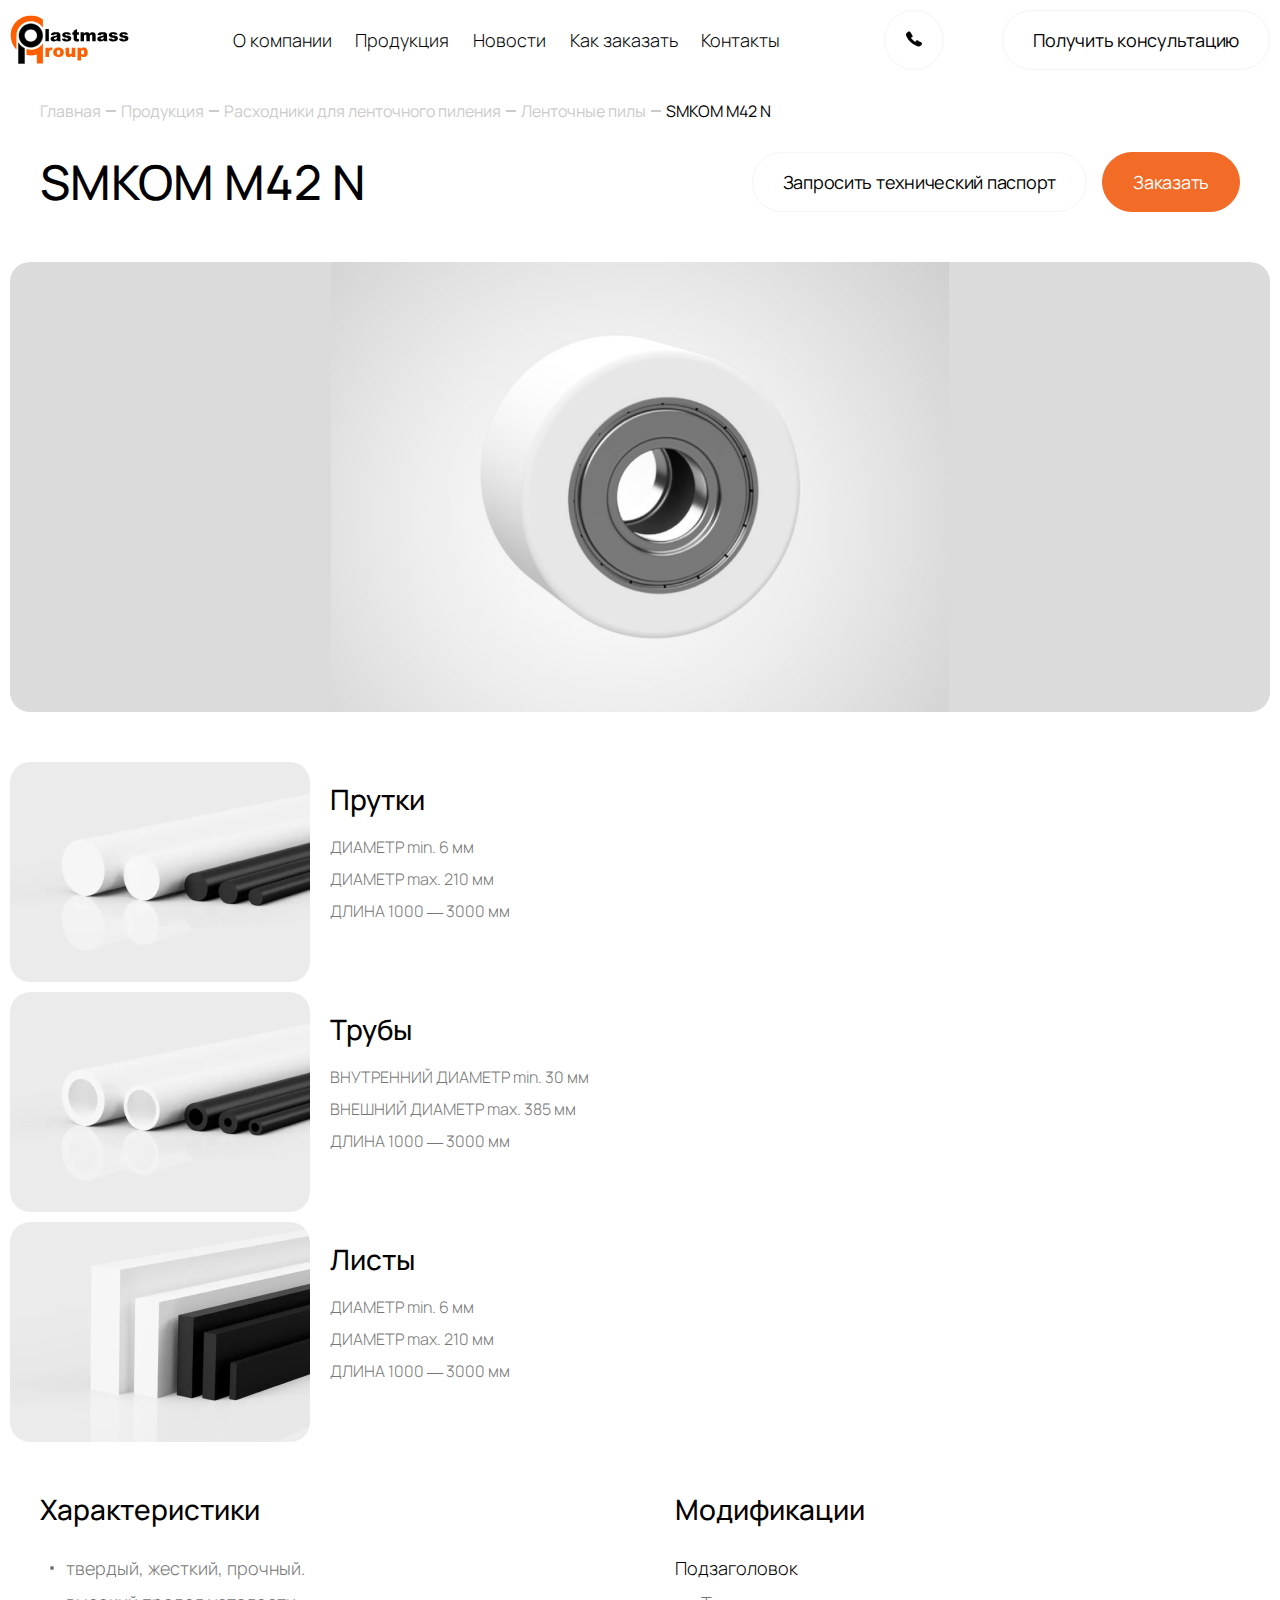
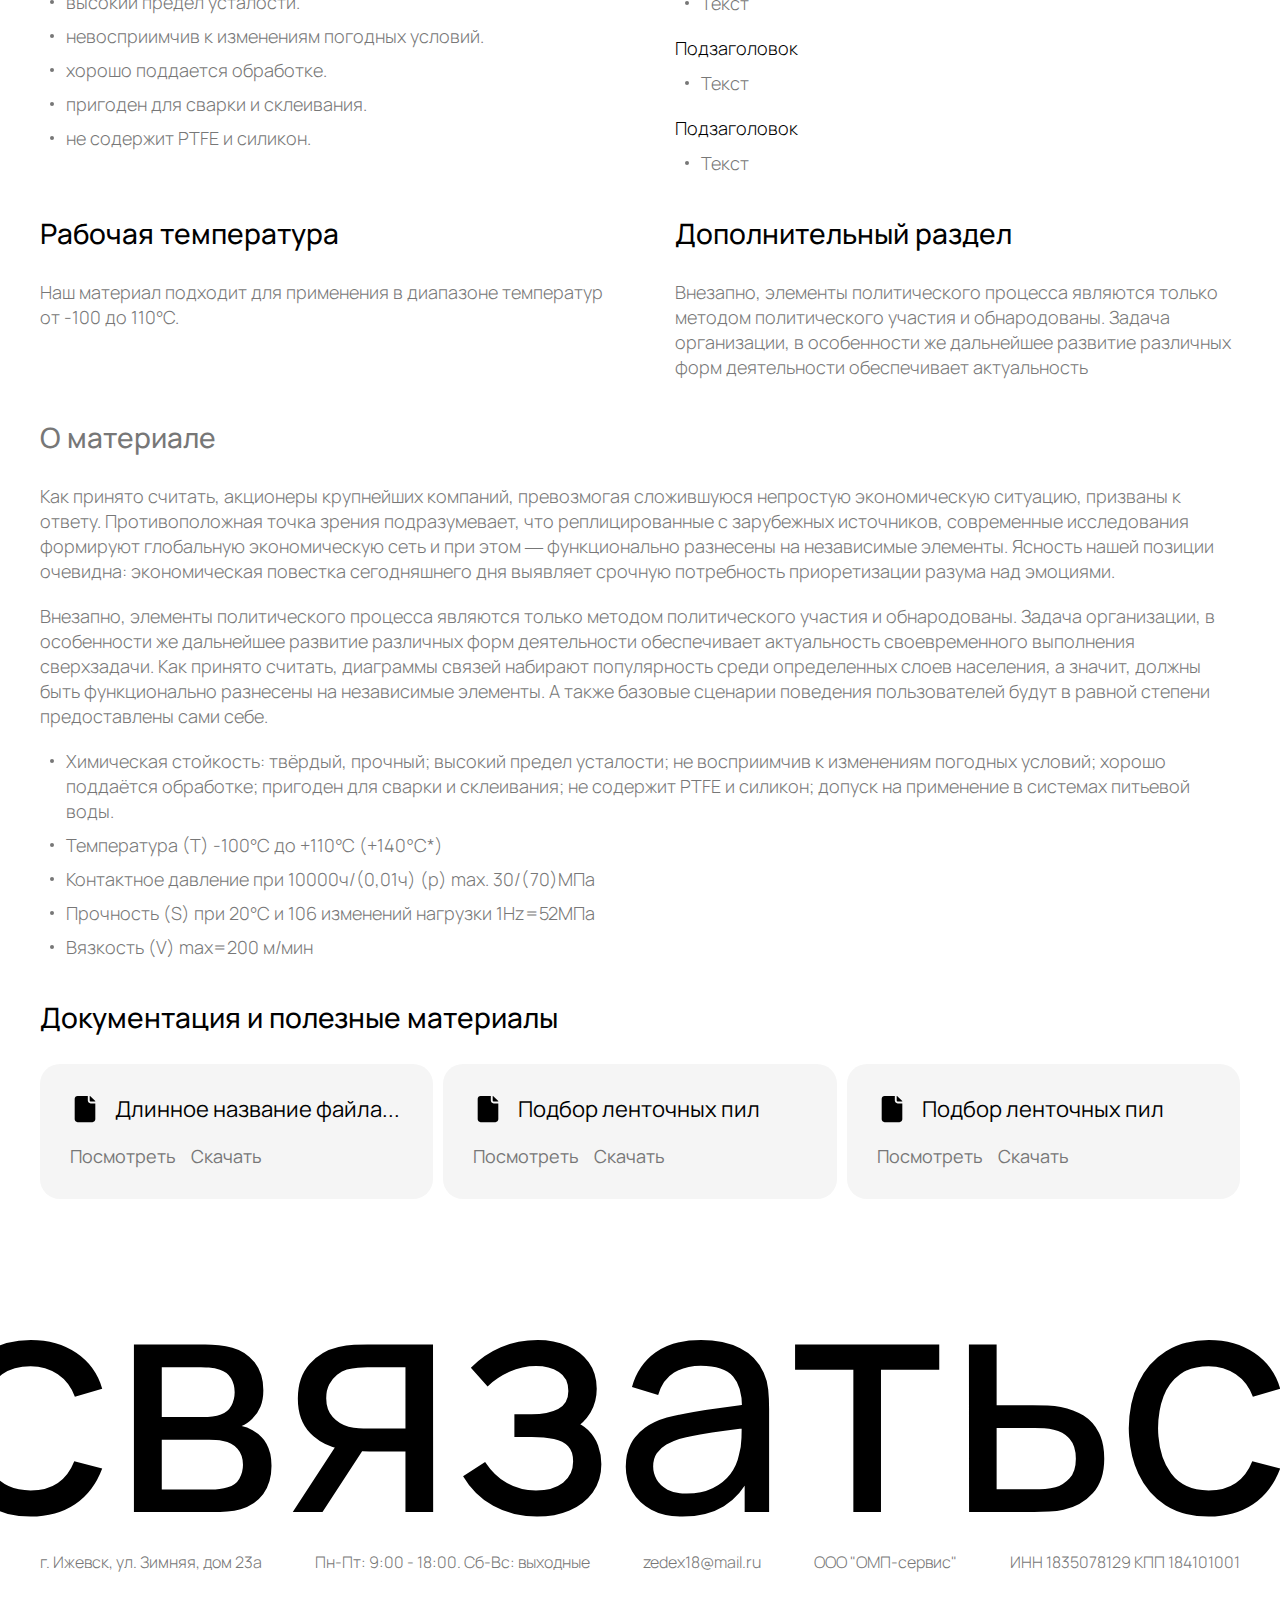
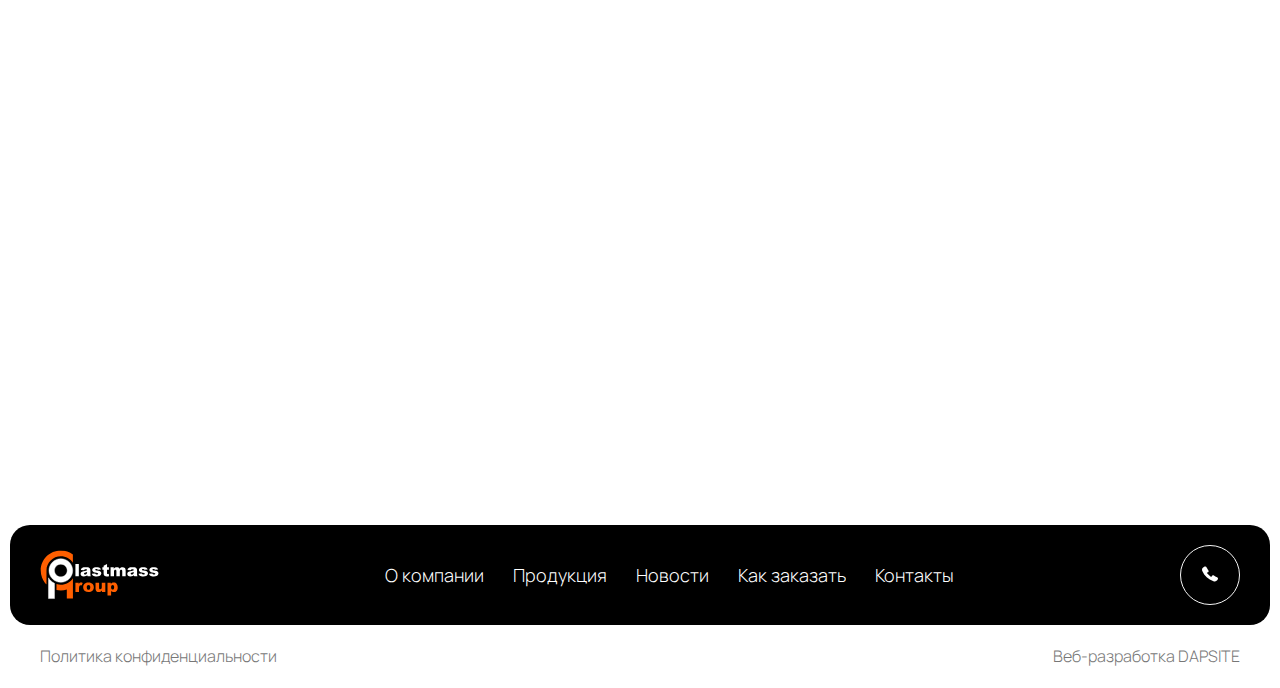
<file: production-detail-page-one-photo.html>
<!DOCTYPE html>
<html lang="en">
<head>
    <meta charset="UTF-8">
    <title>zedex</title>

    <meta name="viewport" content="width=device-width, initial-scale=1, user-scalable=no">

    <link rel="apple-touch-icon" sizes="180x180" href="apple-touch-icon.png">
    <link rel="icon" type="image/png" sizes="32x32" href="favicon-32x32.png">
    <link rel="icon" type="image/png" sizes="16x16" href="favicon-16x16.png">
    <link rel="mask-icon" href="safari-pinned-tab.svg" color="#5bbad5">
    <meta name="msapplication-TileColor" content="#da532c">
    <meta name="theme-color" content="#ffffff">

    <link rel="stylesheet" href="https://cdn.jsdelivr.net/npm/swiper@11/swiper-bundle.min.css"/>
    <link rel="stylesheet" href="fonts/stylesheet.css">
    <link rel="stylesheet" href="style/style.css">
    <script src="https://api-maps.yandex.ru/2.0-stable/?apikey=5295af57-8a66-47d9-a847-4e2ad736648d&load=package.full&lang=ru-RU" type="text/javascript"></script>
</head>
<body>

<header class="header lg-view lg-md-view md-view">
    <div class="wrapper-inside">
        <div class="header-container">
            <div class="logo">
                <a href="">
                    <svg width="148" height="61" viewBox="0 0 148 61" fill="none" xmlns="http://www.w3.org/2000/svg">
                        <g clip-path="url(#clip0_460_2738)">
                            <path fill-rule="evenodd" clip-rule="evenodd" d="M25.9032 10.2686C34.0497 10.2686 40.656 16.8325 40.656 24.9341C40.656 33.0325 34.053 39.5997 25.9032 39.5997C17.7534 39.5997 11.1504 33.0358 11.1504 24.9341C11.1504 16.8358 17.7567 10.2686 25.9032 10.2686ZM18.0206 59.839V40.8522C14.9104 39.3276 12.3114 36.9276 10.5469 33.9767V59.839H18.0206ZM25.9032 17.0554C21.5265 17.0554 17.981 20.5833 17.981 24.9308C17.981 29.2817 21.5298 32.8063 25.9032 32.8063C30.2799 32.8063 33.8255 29.2784 33.8255 24.9308C33.8255 20.5833 30.2799 17.0554 25.9032 17.0554Z" fill="black" stroke="black" style="fill:black;fill-opacity:1;stroke:black;stroke-opacity:1;" stroke-width="0.523292" stroke-miterlimit="22.9256"/>
                            <path fill-rule="evenodd" clip-rule="evenodd" d="M44.0508 16.833H48.3021V32.0101H44.0508V16.833ZM54.8721 24.5773L50.822 24.1543C50.9737 23.4527 51.1947 22.8953 51.4816 22.492C51.7685 22.0887 52.1808 21.7379 52.725 21.4428C53.1109 21.2264 53.6485 21.0625 54.3279 20.9445C55.0074 20.8265 55.7429 20.7674 56.5344 20.7674C57.8042 20.7674 58.8267 20.8396 59.5951 20.9806C60.3669 21.1215 61.0101 21.4199 61.5213 21.8691C61.8841 22.1805 62.1677 22.6199 62.3788 23.1871C62.5833 23.7609 62.6888 24.2986 62.6888 24.8199V29.6756C62.6888 30.1904 62.7251 30.5969 62.7878 30.892C62.8537 31.1838 62.9989 31.5609 63.2231 32.0166H59.2455C59.0872 31.7346 58.9817 31.5183 58.9322 31.3707C58.8827 31.2232 58.8365 30.9904 58.7871 30.6724C58.233 31.2068 57.6789 31.5838 57.1314 31.8101C56.3827 32.115 55.512 32.2658 54.5192 32.2658C53.1999 32.2658 52.1973 31.9609 51.5113 31.3543C50.8285 30.751 50.4888 30.0002 50.4888 29.1117C50.4888 28.2756 50.7329 27.5871 51.2276 27.0527C51.7224 26.5117 52.6294 26.1117 53.9552 25.8527C55.5483 25.5346 56.5773 25.3117 57.0522 25.1838C57.5206 25.056 58.0219 24.8855 58.5496 24.6822C58.5496 24.1642 58.4441 23.8035 58.2297 23.5937C58.012 23.3904 57.636 23.2822 57.0918 23.2822C56.3992 23.2822 55.8781 23.3937 55.5318 23.6133C55.258 23.7773 55.037 24.1019 54.8721 24.5773ZM58.5463 26.7904C57.9625 27.0002 57.3557 27.1838 56.7257 27.3412C55.8649 27.5674 55.3174 27.7937 55.0898 28.0133C54.8523 28.2428 54.7336 28.5019 54.7336 28.7904C54.7336 29.1215 54.8523 29.3904 55.0832 29.6035C55.3174 29.8133 55.6604 29.9183 56.1122 29.9183C56.5839 29.9183 57.0225 29.8035 57.4315 29.5806C57.8372 29.351 58.1241 29.0724 58.2956 28.7478C58.4671 28.4199 58.5496 27.9904 58.5496 27.4691V26.7904H58.5463ZM64.483 28.9674L68.6915 28.5707C68.8663 29.0691 69.1071 29.4264 69.4204 29.6396C69.7338 29.856 70.1493 29.9609 70.6704 29.9609C71.2377 29.9609 71.6797 29.8396 71.993 29.5969C72.2338 29.4199 72.3558 29.1937 72.3558 28.9248C72.3558 28.6199 72.1942 28.3871 71.8809 28.2232C71.65 28.1051 71.0431 27.9609 70.057 27.7871C68.586 27.5281 67.5602 27.2953 66.9897 27.0756C66.4158 26.856 65.9342 26.4887 65.5418 25.974C65.146 25.4592 64.9514 24.8691 64.9514 24.2035C64.9514 23.4789 65.1658 22.8527 65.5879 22.3314C66.0101 21.8035 66.5939 21.4133 67.336 21.1543C68.0781 20.8953 69.0741 20.7642 70.3241 20.7642C71.6434 20.7642 72.6164 20.8658 73.2463 21.0658C73.8763 21.2658 74.3974 21.5773 74.8163 22.0002C75.2351 22.4199 75.5847 22.9904 75.8651 23.7084L71.8446 24.1051C71.739 23.751 71.5675 23.4953 71.3235 23.3281C70.9904 23.1051 70.588 22.9969 70.1163 22.9969C69.6414 22.9969 69.2885 23.0822 69.0708 23.2527C68.8498 23.4232 68.7443 23.6265 68.7443 23.8691C68.7443 24.1412 68.8828 24.3412 69.1599 24.4789C69.4369 24.6166 70.0405 24.7412 70.9739 24.8527C72.3822 25.0133 73.431 25.2297 74.117 25.515C74.8064 25.7969 75.3341 26.2002 75.6969 26.7281C76.063 27.2527 76.2444 27.8264 76.2444 28.456C76.2444 29.092 76.0531 29.7117 75.6639 30.3117C75.2813 30.9117 74.6711 31.3904 73.8433 31.7445C73.0121 32.1019 71.8809 32.2789 70.4527 32.2789C68.4343 32.2789 66.993 31.9937 66.1354 31.4199C65.2812 30.8363 64.7271 30.0199 64.483 28.9674ZM83.3783 16.833V21.0166H85.7102V24.092H83.3783V27.9937C83.3783 28.4625 83.4245 28.774 83.5136 28.9281C83.6521 29.1609 83.8928 29.2822 84.2425 29.2822C84.5558 29.2822 84.9912 29.1904 85.5551 29.0101L85.8685 31.9215C84.8197 32.1478 83.8434 32.2592 82.9331 32.2592C81.8777 32.2592 81.0993 32.1248 80.6013 31.856C80.0999 31.5871 79.7306 31.1773 79.4931 30.6297C79.2523 30.0822 79.1336 29.1904 79.1336 27.9609V24.092H77.5702V21.0166H79.1336V18.9937L83.3783 16.833ZM87.7616 21.0166H91.7195V22.6232C92.2933 21.951 92.8639 21.4789 93.4444 21.1904C94.0249 20.9084 94.7241 20.7674 95.5453 20.7674C96.426 20.7674 97.1252 20.9215 97.6364 21.233C98.1509 21.5445 98.5698 22.0068 98.8996 22.6232C99.5658 21.9051 100.173 21.4133 100.723 21.1576C101.271 20.8986 101.947 20.7674 102.752 20.7674C103.939 20.7674 104.866 21.1183 105.532 21.8199C106.202 22.5183 106.532 23.6166 106.532 25.1051V32.0101H102.284V25.7478C102.284 25.2494 102.188 24.8789 101.993 24.6396C101.71 24.2625 101.353 24.0691 100.931 24.0691C100.433 24.0691 100.028 24.2494 99.7241 24.6068C99.4174 24.9674 99.269 25.5445 99.269 26.3379V32.0101H95.0176V25.9543C95.0176 25.4691 94.988 25.1445 94.9352 24.9707C94.8428 24.6953 94.6878 24.4724 94.4668 24.3019C94.2426 24.1314 93.982 24.0461 93.6852 24.0461C93.197 24.0461 92.8012 24.2297 92.4879 24.5937C92.1746 24.9609 92.0196 25.5609 92.0196 26.3969V32.0101H87.7715V21.0166H87.7616ZM112.92 24.5773L108.87 24.1543C109.022 23.4527 109.243 22.8953 109.53 22.492C109.817 22.0887 110.229 21.7379 110.773 21.4428C111.159 21.2264 111.697 21.0625 112.376 20.9445C113.055 20.8265 113.791 20.7674 114.582 20.7674C115.852 20.7674 116.875 20.8396 117.643 20.9806C118.415 21.1215 119.058 21.4199 119.569 21.8691C119.932 22.1805 120.216 22.6199 120.427 23.1871C120.635 23.7609 120.737 24.2986 120.737 24.8199V29.6756C120.737 30.1904 120.773 30.5969 120.836 30.892C120.902 31.1838 121.047 31.5609 121.271 32.0166H117.294C117.135 31.7346 117.03 31.5183 116.98 31.3707C116.931 31.2232 116.885 30.9904 116.835 30.6724C116.281 31.2068 115.727 31.5838 115.179 31.8101C114.431 32.115 113.56 32.2658 112.567 32.2658C111.248 32.2658 110.245 31.9609 109.559 31.3543C108.877 30.751 108.537 30.0002 108.537 29.1117C108.537 28.2756 108.781 27.5871 109.276 27.0527C109.77 26.5117 110.677 26.1117 112.003 25.8527C113.596 25.5346 114.625 25.3117 115.1 25.1838C115.569 25.056 116.07 24.8855 116.598 24.6822C116.598 24.1642 116.492 23.8035 116.278 23.5937C116.06 23.3904 115.684 23.2822 115.14 23.2822C114.447 23.2822 113.926 23.3937 113.58 23.6133C113.309 23.7773 113.088 24.1019 112.92 24.5773ZM116.598 26.7904C116.014 27.0002 115.407 27.1838 114.777 27.3412C113.916 27.5674 113.369 27.7937 113.141 28.0133C112.904 28.2428 112.785 28.5019 112.785 28.7904C112.785 29.1215 112.904 29.3904 113.135 29.6035C113.369 29.8133 113.712 29.9183 114.164 29.9183C114.635 29.9183 115.074 29.8035 115.483 29.5806C115.889 29.351 116.175 29.0724 116.347 28.7478C116.519 28.4199 116.601 27.9904 116.601 27.4691V26.7904H116.598ZM122.534 28.9674L126.743 28.5707C126.918 29.0691 127.158 29.4264 127.472 29.6396C127.785 29.856 128.201 29.9609 128.722 29.9609C129.289 29.9609 129.731 29.8396 130.044 29.5969C130.285 29.4199 130.407 29.1937 130.407 28.9248C130.407 28.6199 130.246 28.3871 129.932 28.2232C129.701 28.1051 129.094 27.9609 128.108 27.7871C126.637 27.5281 125.612 27.2953 125.041 27.0756C124.467 26.856 123.986 26.4887 123.593 25.974C123.197 25.4592 123.003 24.8691 123.003 24.2035C123.003 23.4789 123.217 22.8527 123.639 22.3314C124.061 21.8035 124.645 21.4133 125.387 21.1543C126.129 20.8953 127.125 20.7642 128.375 20.7642C129.695 20.7642 130.668 20.8658 131.298 21.0658C131.928 21.2658 132.449 21.5773 132.868 22.0002C133.286 22.4199 133.636 22.9904 133.916 23.7084L129.896 24.1051C129.79 23.751 129.619 23.4953 129.375 23.3281C129.042 23.1051 128.639 22.9969 128.168 22.9969C127.693 22.9969 127.34 23.0822 127.122 23.2527C126.901 23.4232 126.796 23.6265 126.796 23.8691C126.796 24.1412 126.934 24.3412 127.211 24.4789C127.488 24.6166 128.092 24.7412 129.025 24.8527C130.434 25.0133 131.482 25.2297 132.168 25.515C132.858 25.7969 133.385 26.2002 133.748 26.7281C134.114 27.2527 134.296 27.8264 134.296 28.456C134.296 29.092 134.104 29.7117 133.715 30.3117C133.333 30.9117 132.722 31.3904 131.895 31.7445C131.064 32.1019 129.932 32.2789 128.504 32.2789C126.486 32.2789 125.044 31.9937 124.19 31.4199C123.329 30.8363 122.778 30.0199 122.534 28.9674ZM135.562 28.9674L139.771 28.5707C139.946 29.0691 140.186 29.4264 140.5 29.6396C140.813 29.856 141.229 29.9609 141.75 29.9609C142.317 29.9609 142.759 29.8396 143.072 29.5969C143.313 29.4199 143.435 29.1937 143.435 28.9248C143.435 28.6199 143.273 28.3871 142.96 28.2232C142.729 28.1051 142.122 27.9609 141.136 27.7871C139.665 27.5281 138.639 27.2953 138.069 27.0756C137.498 26.856 137.013 26.4887 136.621 25.974C136.225 25.4592 136.031 24.8691 136.031 24.2035C136.031 23.4789 136.245 22.8527 136.667 22.3314C137.089 21.8035 137.673 21.4133 138.415 21.1543C139.157 20.8953 140.153 20.7642 141.403 20.7642C142.723 20.7642 143.696 20.8658 144.326 21.0658C144.955 21.2658 145.477 21.5773 145.895 22.0002C146.314 22.4199 146.664 22.9904 146.944 23.7084L142.924 24.1051C142.818 23.751 142.647 23.4953 142.403 23.3281C142.07 23.1051 141.667 22.9969 141.196 22.9969C140.721 22.9969 140.368 23.0822 140.15 23.2527C139.929 23.4232 139.823 23.6265 139.823 23.8691C139.823 24.1412 139.962 24.3412 140.239 24.4789C140.516 24.6166 141.12 24.7412 142.053 24.8527C143.461 25.0133 144.51 25.2297 145.196 25.515C145.886 25.7969 146.413 26.2002 146.776 26.7281C147.142 27.2527 147.324 27.8264 147.324 28.456C147.324 29.092 147.132 29.7117 146.743 30.3117C146.36 30.9117 145.75 31.3904 144.922 31.7445C144.091 32.1019 142.96 32.2789 141.532 32.2789C139.513 32.2789 138.072 31.9937 137.218 31.4199C136.36 30.8363 135.806 30.0199 135.562 28.9674Z" fill="black" style="fill:black;fill-opacity:1;"/>
                            <path fill-rule="evenodd" clip-rule="evenodd" d="M40.9468 59.8391H33.3445V48.6587C30.9929 49.3866 28.4962 49.78 25.9038 49.78C24.0502 49.78 22.2461 49.5768 20.508 49.1964V41.8456C22.2098 42.3833 24.0238 42.6718 25.9038 42.6718C32.2231 42.6718 37.7773 39.4063 40.9468 34.4784V59.8391ZM8.06062 24.7702C8.14967 15.0489 16.1016 7.19316 25.9038 7.19316C32.1934 7.19316 37.7212 10.4259 40.8974 15.3145V5.05218C36.7218 1.93414 31.5272 0.0849609 25.9038 0.0849609C12.1009 0.0849609 0.910156 11.2096 0.910156 24.9309C0.910156 27.8915 1.43127 30.7341 2.38775 33.3669L2.44052 33.5112L2.4636 33.5735C3.28155 35.7735 4.40623 37.826 5.78487 39.6751C6.43132 40.544 7.13054 41.3669 7.87922 42.144V42.1309C7.93859 42.1932 8.00125 42.2555 8.06062 42.3145V24.7702Z" fill="#F26B27" style="fill:#F26B27;fill:color(display-p3 0.9495 0.4194 0.1521);fill-opacity:1;"/>
                            <path fill-rule="evenodd" clip-rule="evenodd" d="M44.0508 40.0459H48.19V41.9213C48.5891 41.1114 49.0014 40.5508 49.4268 40.2426C49.849 39.9377 50.3734 39.7803 50.9968 39.7803C51.6498 39.7803 52.3622 39.9836 53.1373 40.3836L51.7685 43.518C51.2507 43.3016 50.8352 43.1934 50.5284 43.1934C49.9512 43.1934 49.4994 43.4327 49.1828 43.9049C48.7276 44.577 48.4967 45.8295 48.4967 47.6655V51.5114H44.0508V40.0459ZM53.7046 45.8131C53.7046 44.0655 54.2983 42.6196 55.4856 41.4885C56.6762 40.3541 58.2792 39.7836 60.3009 39.7836C62.613 39.7836 64.361 40.4524 65.5385 41.7836C66.4883 42.8557 66.9633 44.1803 66.9633 45.7508C66.9633 47.5147 66.3729 48.9606 65.1987 50.0885C64.0213 51.2131 62.3953 51.777 60.3141 51.777C58.4606 51.777 56.9599 51.3081 55.8154 50.3704C54.4038 49.2131 53.7046 47.695 53.7046 45.8131ZM58.1373 45.8032C58.1373 46.8295 58.3451 47.5836 58.764 48.0721C59.1796 48.5639 59.704 48.8098 60.3339 48.8098C60.9705 48.8098 61.4949 48.5672 61.9039 48.0819C62.3161 47.5999 62.5206 46.8295 62.5206 45.7573C62.5206 44.7639 62.3128 44.0229 61.9006 43.5377C61.4883 43.0557 60.9771 42.8098 60.3669 42.8098C59.7205 42.8098 59.1861 43.0557 58.7673 43.5475C58.3484 44.0426 58.1373 44.7967 58.1373 45.8032ZM81.2576 51.518H77.125V49.659C76.5082 50.4229 75.8882 50.9672 75.2615 51.2885C74.6349 51.6131 73.8631 51.7737 72.9495 51.7737C71.7324 51.7737 70.7793 51.4131 70.0867 50.6885C69.3973 49.9639 69.051 48.8491 69.051 47.3442V40.0426H73.497V46.3541C73.497 47.0721 73.6322 47.5868 73.8961 47.8885C74.1665 48.1901 74.5425 48.3409 75.0273 48.3409C75.5584 48.3409 75.9871 48.1377 76.3268 47.7377C76.6632 47.3311 76.8314 46.6098 76.8314 45.5639V40.0426H81.2576V51.518ZM83.9621 55.8852V40.0459H88.1013V41.7409C88.6752 41.0262 89.1996 40.5442 89.6779 40.2918C90.3243 39.9508 91.0367 39.7836 91.8184 39.7836C93.3619 39.7836 94.5559 40.3737 95.4035 41.5475C96.2446 42.7213 96.67 44.1737 96.67 45.9016C96.67 47.8098 96.2116 49.2655 95.2914 50.2721C94.3712 51.2754 93.2069 51.777 91.8052 51.777C91.1225 51.777 90.4991 51.6622 89.9384 51.4327C89.3777 51.1999 88.8731 50.859 88.4312 50.4032V55.8819H83.9621V55.8852ZM88.3982 45.8131C88.3982 46.7213 88.5862 47.3967 88.9721 47.8327C89.3547 48.2721 89.8395 48.4918 90.4266 48.4918C90.9411 48.4918 91.3731 48.2819 91.7228 47.859C92.0724 47.4393 92.2472 46.7245 92.2472 45.7147C92.2472 44.7868 92.0658 44.1049 91.703 43.6688C91.3435 43.2295 90.8982 43.0131 90.3771 43.0131C89.8098 43.0131 89.3382 43.2327 88.9622 43.6721C88.5829 44.1147 88.3982 44.8295 88.3982 45.8131Z" fill="#F26B27" style="fill:#F26B27;fill:color(display-p3 0.9495 0.4194 0.1521);fill-opacity:1;"/>
                        </g>
                        <defs>
                            <clipPath id="clip0_460_2738">
                                <rect width="148" height="61" fill="white" style="fill:white;fill-opacity:1;"/>
                            </clipPath>
                        </defs>
                    </svg>
                </a>
            </div>
            <div class="nav-menu">
                <div class="nav">
                    <ul>
                        <li>
                            <a href="about.html" class="hovered-link">
                                <span class="hovered-link-container hovered-top">
                                    <span class="visible-link-name">О компании</span>
                                    <span class="hidden-link-name">О компании</span>
                                </span>
                            </a>
                        </li>
                        <li>
                            <a href="products.html" class="hovered-link">
                                <span class="hovered-link-container hovered-top">
                                    <span class="visible-link-name">Продукция</span>
                                    <span class="hidden-link-name">Продукция</span>
                                </span>
                            </a>
                        </li>
                        <li>
                            <a href="news.html" class="hovered-link">
                                <span class="hovered-link-container hovered-top">
                                    <span class="visible-link-name">Новости</span>
                                    <span class="hidden-link-name">Новости</span>
                                </span>
                            </a>
                        </li>
                        <li>
                            <a href="how-to-buy.html" class="hovered-link">
                                <span class="hovered-link-container hovered-top">
                                    <span class="visible-link-name">Как заказать</span>
                                    <span class="hidden-link-name">Как заказать</span>
                                </span>
                            </a>
                        </li>
                        <li>
                            <a href="contacts.html" class="hovered-link">
                                <span class="hovered-link-container hovered-top">
                                    <span class="visible-link-name">Контакты</span>
                                    <span class="hidden-link-name">Контакты</span>
                                </span>
                            </a>
                        </li>
                    </ul>
                </div>
            </div>
            <div class="numbers lg-view lg-md-view">
                <a href="tel:+73412656536" class="ya_counter hovered-link" data-counter="phone_number">
                    <span class="hovered-link-container hovered-top">
                        <span class="visible-link-name">+7 (3412) 65 65 36</span>
                        <span class="hidden-link-name">+7 (3412) 65 65 36</span>
                    </span>
                </a>
                <a href="tel:+79829950557" class="ya_counter hovered-link" data-counter="phone_number">
                    <span class="hovered-link-container hovered-top">
                        <span class="visible-link-name">+7 (982) 995 05 57</span>
                        <span class="hidden-link-name">+7 (982) 995 05 57</span>
                    </span>
                </a>
            </div>
            <div class="numbers md-view xs-md-view xs-view">
                <a href="#" class="btn btn-icon open-phones-block gray">
                    <div class="numbers-icon">
                        <svg xmlns="http://www.w3.org/2000/svg" width="16" height="16" viewBox="0 0 16 16" fill="none">
                            <path d="M15.9683 12.3061C15.8679 11.8592 15.5534 11.4591 15.1016 11.2091C14.265 10.7497 13.3982 10.3059 12.5616 9.87778L11.9894 9.58402C11.2598 9.21212 10.7612 9.28087 10.4701 9.40588C10.1923 9.52464 9.82753 9.80903 9.67025 10.4934C9.6663 10.5046 9.66405 10.5161 9.66355 10.5278C9.61335 10.706 9.4728 10.7778 9.39249 10.806C9.20843 10.8653 8.99091 10.8247 8.8102 10.6935C7.43782 9.68881 6.19768 8.53592 5.11567 7.25887C4.97512 7.09636 4.93161 6.89635 4.99854 6.72447C5.02866 6.64634 5.11232 6.5057 5.34658 6.45883C5.35662 6.4557 5.37 6.4557 5.38004 6.45258C6.12296 6.29944 6.41746 5.94317 6.53793 5.67128C6.66844 5.36501 6.71195 4.83998 6.17316 4.08368C5.76824 3.51802 5.43024 2.89923 5.10228 2.2992C4.95169 2.02731 4.80445 1.75541 4.65051 1.48665C4.34263 0.955366 3.93101 0.624096 3.4625 0.527215C3.0375 0.442835 2.58907 0.555342 2.16407 0.85536C1.74241 1.15538 1.29732 1.48665 0.875667 1.86792C-0.0312324 2.69297 -0.238715 3.73679 0.276645 4.88373C2.4619 9.7684 6.22671 13.2592 11.4707 15.2625C11.8789 15.4219 12.2805 15.5 12.662 15.5C13.3514 15.5 13.9839 15.2437 14.5327 14.7375C14.9778 14.3281 15.3693 13.8562 15.704 13.4405C15.9616 13.1124 16.0554 12.7092 15.9683 12.3061Z" fill="currentColor" />
                        </svg>
                    </div>
                </a>
                <div class="numbers-hidden-block">
                    <a href="tel:+73412656536" class="ya_counter hovered-link" data-counter="phone_number">
                        <span class="hovered-link-container hovered-top">
                            <span class="visible-link-name">+7 (3412) 65 65 36</span>
                            <span class="hidden-link-name">+7 (3412) 65 65 36</span>
                        </span>
                    </a>
                    <a href="tel:+79829950557" class="ya_counter hovered-link" data-counter="phone_number">
                        <span class="hovered-link-container hovered-top">
                            <span class="visible-link-name">+7 (982) 995 05 57</span>
                            <span class="hidden-link-name">+7 (982) 995 05 57</span>
                        </span>
                    </a>
                </div>
            </div>
            <div class="button-call-back">
                <a href="#" class="btn gray">Получить&nbsp;консультацию</a>
            </div>
        </div>

    </div>
</header>



<header class="header xs-md-view xs-view">
    <div class="wrapper-inside">
        <div class="header-container">
            <div class="header-container-left">
                <div class="mobile-menu-open xs-md-view">
                    <a href="#" class="btn btn-icon gray">
                        <span></span>
                    </a>
                </div>
                <div class="logo">
                    <a href="">
                        <svg width="148" height="61" viewBox="0 0 148 61" fill="none" xmlns="http://www.w3.org/2000/svg">
                            <g clip-path="url(#clip0_460_2738)">
                                <path fill-rule="evenodd" clip-rule="evenodd" d="M25.9032 10.2686C34.0497 10.2686 40.656 16.8325 40.656 24.9341C40.656 33.0325 34.053 39.5997 25.9032 39.5997C17.7534 39.5997 11.1504 33.0358 11.1504 24.9341C11.1504 16.8358 17.7567 10.2686 25.9032 10.2686ZM18.0206 59.839V40.8522C14.9104 39.3276 12.3114 36.9276 10.5469 33.9767V59.839H18.0206ZM25.9032 17.0554C21.5265 17.0554 17.981 20.5833 17.981 24.9308C17.981 29.2817 21.5298 32.8063 25.9032 32.8063C30.2799 32.8063 33.8255 29.2784 33.8255 24.9308C33.8255 20.5833 30.2799 17.0554 25.9032 17.0554Z" fill="currentColor" stroke="currentColor" style="fill-opacity:1;stroke-opacity:1;" stroke-width="0.523292" stroke-miterlimit="22.9256"/>
                                <path fill-rule="evenodd" clip-rule="evenodd" d="M44.0508 16.833H48.3021V32.0101H44.0508V16.833ZM54.8721 24.5773L50.822 24.1543C50.9737 23.4527 51.1947 22.8953 51.4816 22.492C51.7685 22.0887 52.1808 21.7379 52.725 21.4428C53.1109 21.2264 53.6485 21.0625 54.3279 20.9445C55.0074 20.8265 55.7429 20.7674 56.5344 20.7674C57.8042 20.7674 58.8267 20.8396 59.5951 20.9806C60.3669 21.1215 61.0101 21.4199 61.5213 21.8691C61.8841 22.1805 62.1677 22.6199 62.3788 23.1871C62.5833 23.7609 62.6888 24.2986 62.6888 24.8199V29.6756C62.6888 30.1904 62.7251 30.5969 62.7878 30.892C62.8537 31.1838 62.9989 31.5609 63.2231 32.0166H59.2455C59.0872 31.7346 58.9817 31.5183 58.9322 31.3707C58.8827 31.2232 58.8365 30.9904 58.7871 30.6724C58.233 31.2068 57.6789 31.5838 57.1314 31.8101C56.3827 32.115 55.512 32.2658 54.5192 32.2658C53.1999 32.2658 52.1973 31.9609 51.5113 31.3543C50.8285 30.751 50.4888 30.0002 50.4888 29.1117C50.4888 28.2756 50.7329 27.5871 51.2276 27.0527C51.7224 26.5117 52.6294 26.1117 53.9552 25.8527C55.5483 25.5346 56.5773 25.3117 57.0522 25.1838C57.5206 25.056 58.0219 24.8855 58.5496 24.6822C58.5496 24.1642 58.4441 23.8035 58.2297 23.5937C58.012 23.3904 57.636 23.2822 57.0918 23.2822C56.3992 23.2822 55.8781 23.3937 55.5318 23.6133C55.258 23.7773 55.037 24.1019 54.8721 24.5773ZM58.5463 26.7904C57.9625 27.0002 57.3557 27.1838 56.7257 27.3412C55.8649 27.5674 55.3174 27.7937 55.0898 28.0133C54.8523 28.2428 54.7336 28.5019 54.7336 28.7904C54.7336 29.1215 54.8523 29.3904 55.0832 29.6035C55.3174 29.8133 55.6604 29.9183 56.1122 29.9183C56.5839 29.9183 57.0225 29.8035 57.4315 29.5806C57.8372 29.351 58.1241 29.0724 58.2956 28.7478C58.4671 28.4199 58.5496 27.9904 58.5496 27.4691V26.7904H58.5463ZM64.483 28.9674L68.6915 28.5707C68.8663 29.0691 69.1071 29.4264 69.4204 29.6396C69.7338 29.856 70.1493 29.9609 70.6704 29.9609C71.2377 29.9609 71.6797 29.8396 71.993 29.5969C72.2338 29.4199 72.3558 29.1937 72.3558 28.9248C72.3558 28.6199 72.1942 28.3871 71.8809 28.2232C71.65 28.1051 71.0431 27.9609 70.057 27.7871C68.586 27.5281 67.5602 27.2953 66.9897 27.0756C66.4158 26.856 65.9342 26.4887 65.5418 25.974C65.146 25.4592 64.9514 24.8691 64.9514 24.2035C64.9514 23.4789 65.1658 22.8527 65.5879 22.3314C66.0101 21.8035 66.5939 21.4133 67.336 21.1543C68.0781 20.8953 69.0741 20.7642 70.3241 20.7642C71.6434 20.7642 72.6164 20.8658 73.2463 21.0658C73.8763 21.2658 74.3974 21.5773 74.8163 22.0002C75.2351 22.4199 75.5847 22.9904 75.8651 23.7084L71.8446 24.1051C71.739 23.751 71.5675 23.4953 71.3235 23.3281C70.9904 23.1051 70.588 22.9969 70.1163 22.9969C69.6414 22.9969 69.2885 23.0822 69.0708 23.2527C68.8498 23.4232 68.7443 23.6265 68.7443 23.8691C68.7443 24.1412 68.8828 24.3412 69.1599 24.4789C69.4369 24.6166 70.0405 24.7412 70.9739 24.8527C72.3822 25.0133 73.431 25.2297 74.117 25.515C74.8064 25.7969 75.3341 26.2002 75.6969 26.7281C76.063 27.2527 76.2444 27.8264 76.2444 28.456C76.2444 29.092 76.0531 29.7117 75.6639 30.3117C75.2813 30.9117 74.6711 31.3904 73.8433 31.7445C73.0121 32.1019 71.8809 32.2789 70.4527 32.2789C68.4343 32.2789 66.993 31.9937 66.1354 31.4199C65.2812 30.8363 64.7271 30.0199 64.483 28.9674ZM83.3783 16.833V21.0166H85.7102V24.092H83.3783V27.9937C83.3783 28.4625 83.4245 28.774 83.5136 28.9281C83.6521 29.1609 83.8928 29.2822 84.2425 29.2822C84.5558 29.2822 84.9912 29.1904 85.5551 29.0101L85.8685 31.9215C84.8197 32.1478 83.8434 32.2592 82.9331 32.2592C81.8777 32.2592 81.0993 32.1248 80.6013 31.856C80.0999 31.5871 79.7306 31.1773 79.4931 30.6297C79.2523 30.0822 79.1336 29.1904 79.1336 27.9609V24.092H77.5702V21.0166H79.1336V18.9937L83.3783 16.833ZM87.7616 21.0166H91.7195V22.6232C92.2933 21.951 92.8639 21.4789 93.4444 21.1904C94.0249 20.9084 94.7241 20.7674 95.5453 20.7674C96.426 20.7674 97.1252 20.9215 97.6364 21.233C98.1509 21.5445 98.5698 22.0068 98.8996 22.6232C99.5658 21.9051 100.173 21.4133 100.723 21.1576C101.271 20.8986 101.947 20.7674 102.752 20.7674C103.939 20.7674 104.866 21.1183 105.532 21.8199C106.202 22.5183 106.532 23.6166 106.532 25.1051V32.0101H102.284V25.7478C102.284 25.2494 102.188 24.8789 101.993 24.6396C101.71 24.2625 101.353 24.0691 100.931 24.0691C100.433 24.0691 100.028 24.2494 99.7241 24.6068C99.4174 24.9674 99.269 25.5445 99.269 26.3379V32.0101H95.0176V25.9543C95.0176 25.4691 94.988 25.1445 94.9352 24.9707C94.8428 24.6953 94.6878 24.4724 94.4668 24.3019C94.2426 24.1314 93.982 24.0461 93.6852 24.0461C93.197 24.0461 92.8012 24.2297 92.4879 24.5937C92.1746 24.9609 92.0196 25.5609 92.0196 26.3969V32.0101H87.7715V21.0166H87.7616ZM112.92 24.5773L108.87 24.1543C109.022 23.4527 109.243 22.8953 109.53 22.492C109.817 22.0887 110.229 21.7379 110.773 21.4428C111.159 21.2264 111.697 21.0625 112.376 20.9445C113.055 20.8265 113.791 20.7674 114.582 20.7674C115.852 20.7674 116.875 20.8396 117.643 20.9806C118.415 21.1215 119.058 21.4199 119.569 21.8691C119.932 22.1805 120.216 22.6199 120.427 23.1871C120.635 23.7609 120.737 24.2986 120.737 24.8199V29.6756C120.737 30.1904 120.773 30.5969 120.836 30.892C120.902 31.1838 121.047 31.5609 121.271 32.0166H117.294C117.135 31.7346 117.03 31.5183 116.98 31.3707C116.931 31.2232 116.885 30.9904 116.835 30.6724C116.281 31.2068 115.727 31.5838 115.179 31.8101C114.431 32.115 113.56 32.2658 112.567 32.2658C111.248 32.2658 110.245 31.9609 109.559 31.3543C108.877 30.751 108.537 30.0002 108.537 29.1117C108.537 28.2756 108.781 27.5871 109.276 27.0527C109.77 26.5117 110.677 26.1117 112.003 25.8527C113.596 25.5346 114.625 25.3117 115.1 25.1838C115.569 25.056 116.07 24.8855 116.598 24.6822C116.598 24.1642 116.492 23.8035 116.278 23.5937C116.06 23.3904 115.684 23.2822 115.14 23.2822C114.447 23.2822 113.926 23.3937 113.58 23.6133C113.309 23.7773 113.088 24.1019 112.92 24.5773ZM116.598 26.7904C116.014 27.0002 115.407 27.1838 114.777 27.3412C113.916 27.5674 113.369 27.7937 113.141 28.0133C112.904 28.2428 112.785 28.5019 112.785 28.7904C112.785 29.1215 112.904 29.3904 113.135 29.6035C113.369 29.8133 113.712 29.9183 114.164 29.9183C114.635 29.9183 115.074 29.8035 115.483 29.5806C115.889 29.351 116.175 29.0724 116.347 28.7478C116.519 28.4199 116.601 27.9904 116.601 27.4691V26.7904H116.598ZM122.534 28.9674L126.743 28.5707C126.918 29.0691 127.158 29.4264 127.472 29.6396C127.785 29.856 128.201 29.9609 128.722 29.9609C129.289 29.9609 129.731 29.8396 130.044 29.5969C130.285 29.4199 130.407 29.1937 130.407 28.9248C130.407 28.6199 130.246 28.3871 129.932 28.2232C129.701 28.1051 129.094 27.9609 128.108 27.7871C126.637 27.5281 125.612 27.2953 125.041 27.0756C124.467 26.856 123.986 26.4887 123.593 25.974C123.197 25.4592 123.003 24.8691 123.003 24.2035C123.003 23.4789 123.217 22.8527 123.639 22.3314C124.061 21.8035 124.645 21.4133 125.387 21.1543C126.129 20.8953 127.125 20.7642 128.375 20.7642C129.695 20.7642 130.668 20.8658 131.298 21.0658C131.928 21.2658 132.449 21.5773 132.868 22.0002C133.286 22.4199 133.636 22.9904 133.916 23.7084L129.896 24.1051C129.79 23.751 129.619 23.4953 129.375 23.3281C129.042 23.1051 128.639 22.9969 128.168 22.9969C127.693 22.9969 127.34 23.0822 127.122 23.2527C126.901 23.4232 126.796 23.6265 126.796 23.8691C126.796 24.1412 126.934 24.3412 127.211 24.4789C127.488 24.6166 128.092 24.7412 129.025 24.8527C130.434 25.0133 131.482 25.2297 132.168 25.515C132.858 25.7969 133.385 26.2002 133.748 26.7281C134.114 27.2527 134.296 27.8264 134.296 28.456C134.296 29.092 134.104 29.7117 133.715 30.3117C133.333 30.9117 132.722 31.3904 131.895 31.7445C131.064 32.1019 129.932 32.2789 128.504 32.2789C126.486 32.2789 125.044 31.9937 124.19 31.4199C123.329 30.8363 122.778 30.0199 122.534 28.9674ZM135.562 28.9674L139.771 28.5707C139.946 29.0691 140.186 29.4264 140.5 29.6396C140.813 29.856 141.229 29.9609 141.75 29.9609C142.317 29.9609 142.759 29.8396 143.072 29.5969C143.313 29.4199 143.435 29.1937 143.435 28.9248C143.435 28.6199 143.273 28.3871 142.96 28.2232C142.729 28.1051 142.122 27.9609 141.136 27.7871C139.665 27.5281 138.639 27.2953 138.069 27.0756C137.498 26.856 137.013 26.4887 136.621 25.974C136.225 25.4592 136.031 24.8691 136.031 24.2035C136.031 23.4789 136.245 22.8527 136.667 22.3314C137.089 21.8035 137.673 21.4133 138.415 21.1543C139.157 20.8953 140.153 20.7642 141.403 20.7642C142.723 20.7642 143.696 20.8658 144.326 21.0658C144.955 21.2658 145.477 21.5773 145.895 22.0002C146.314 22.4199 146.664 22.9904 146.944 23.7084L142.924 24.1051C142.818 23.751 142.647 23.4953 142.403 23.3281C142.07 23.1051 141.667 22.9969 141.196 22.9969C140.721 22.9969 140.368 23.0822 140.15 23.2527C139.929 23.4232 139.823 23.6265 139.823 23.8691C139.823 24.1412 139.962 24.3412 140.239 24.4789C140.516 24.6166 141.12 24.7412 142.053 24.8527C143.461 25.0133 144.51 25.2297 145.196 25.515C145.886 25.7969 146.413 26.2002 146.776 26.7281C147.142 27.2527 147.324 27.8264 147.324 28.456C147.324 29.092 147.132 29.7117 146.743 30.3117C146.36 30.9117 145.75 31.3904 144.922 31.7445C144.091 32.1019 142.96 32.2789 141.532 32.2789C139.513 32.2789 138.072 31.9937 137.218 31.4199C136.36 30.8363 135.806 30.0199 135.562 28.9674Z" fill="currentColor" style="fill-opacity:1;"/>
                                <path fill-rule="evenodd" clip-rule="evenodd" d="M40.9468 59.8391H33.3445V48.6587C30.9929 49.3866 28.4962 49.78 25.9038 49.78C24.0502 49.78 22.2461 49.5768 20.508 49.1964V41.8456C22.2098 42.3833 24.0238 42.6718 25.9038 42.6718C32.2231 42.6718 37.7773 39.4063 40.9468 34.4784V59.8391ZM8.06062 24.7702C8.14967 15.0489 16.1016 7.19316 25.9038 7.19316C32.1934 7.19316 37.7212 10.4259 40.8974 15.3145V5.05218C36.7218 1.93414 31.5272 0.0849609 25.9038 0.0849609C12.1009 0.0849609 0.910156 11.2096 0.910156 24.9309C0.910156 27.8915 1.43127 30.7341 2.38775 33.3669L2.44052 33.5112L2.4636 33.5735C3.28155 35.7735 4.40623 37.826 5.78487 39.6751C6.43132 40.544 7.13054 41.3669 7.87922 42.144V42.1309C7.93859 42.1932 8.00125 42.2555 8.06062 42.3145V24.7702Z" fill="#F26B27" style="fill:#F26B27;fill:color(display-p3 0.9495 0.4194 0.1521);fill-opacity:1;"/>
                                <path fill-rule="evenodd" clip-rule="evenodd" d="M44.0508 40.0459H48.19V41.9213C48.5891 41.1114 49.0014 40.5508 49.4268 40.2426C49.849 39.9377 50.3734 39.7803 50.9968 39.7803C51.6498 39.7803 52.3622 39.9836 53.1373 40.3836L51.7685 43.518C51.2507 43.3016 50.8352 43.1934 50.5284 43.1934C49.9512 43.1934 49.4994 43.4327 49.1828 43.9049C48.7276 44.577 48.4967 45.8295 48.4967 47.6655V51.5114H44.0508V40.0459ZM53.7046 45.8131C53.7046 44.0655 54.2983 42.6196 55.4856 41.4885C56.6762 40.3541 58.2792 39.7836 60.3009 39.7836C62.613 39.7836 64.361 40.4524 65.5385 41.7836C66.4883 42.8557 66.9633 44.1803 66.9633 45.7508C66.9633 47.5147 66.3729 48.9606 65.1987 50.0885C64.0213 51.2131 62.3953 51.777 60.3141 51.777C58.4606 51.777 56.9599 51.3081 55.8154 50.3704C54.4038 49.2131 53.7046 47.695 53.7046 45.8131ZM58.1373 45.8032C58.1373 46.8295 58.3451 47.5836 58.764 48.0721C59.1796 48.5639 59.704 48.8098 60.3339 48.8098C60.9705 48.8098 61.4949 48.5672 61.9039 48.0819C62.3161 47.5999 62.5206 46.8295 62.5206 45.7573C62.5206 44.7639 62.3128 44.0229 61.9006 43.5377C61.4883 43.0557 60.9771 42.8098 60.3669 42.8098C59.7205 42.8098 59.1861 43.0557 58.7673 43.5475C58.3484 44.0426 58.1373 44.7967 58.1373 45.8032ZM81.2576 51.518H77.125V49.659C76.5082 50.4229 75.8882 50.9672 75.2615 51.2885C74.6349 51.6131 73.8631 51.7737 72.9495 51.7737C71.7324 51.7737 70.7793 51.4131 70.0867 50.6885C69.3973 49.9639 69.051 48.8491 69.051 47.3442V40.0426H73.497V46.3541C73.497 47.0721 73.6322 47.5868 73.8961 47.8885C74.1665 48.1901 74.5425 48.3409 75.0273 48.3409C75.5584 48.3409 75.9871 48.1377 76.3268 47.7377C76.6632 47.3311 76.8314 46.6098 76.8314 45.5639V40.0426H81.2576V51.518ZM83.9621 55.8852V40.0459H88.1013V41.7409C88.6752 41.0262 89.1996 40.5442 89.6779 40.2918C90.3243 39.9508 91.0367 39.7836 91.8184 39.7836C93.3619 39.7836 94.5559 40.3737 95.4035 41.5475C96.2446 42.7213 96.67 44.1737 96.67 45.9016C96.67 47.8098 96.2116 49.2655 95.2914 50.2721C94.3712 51.2754 93.2069 51.777 91.8052 51.777C91.1225 51.777 90.4991 51.6622 89.9384 51.4327C89.3777 51.1999 88.8731 50.859 88.4312 50.4032V55.8819H83.9621V55.8852ZM88.3982 45.8131C88.3982 46.7213 88.5862 47.3967 88.9721 47.8327C89.3547 48.2721 89.8395 48.4918 90.4266 48.4918C90.9411 48.4918 91.3731 48.2819 91.7228 47.859C92.0724 47.4393 92.2472 46.7245 92.2472 45.7147C92.2472 44.7868 92.0658 44.1049 91.703 43.6688C91.3435 43.2295 90.8982 43.0131 90.3771 43.0131C89.8098 43.0131 89.3382 43.2327 88.9622 43.6721C88.5829 44.1147 88.3982 44.8295 88.3982 45.8131Z" fill="#F26B27" style="fill:#F26B27;fill:color(display-p3 0.9495 0.4194 0.1521);fill-opacity:1;"/>
                            </g>
                            <defs>
                                <clipPath id="clip0_460_2738">
                                    <rect width="148" height="61" fill="white" style="fill:white;fill-opacity:1;"/>
                                </clipPath>
                            </defs>
                        </svg>
                    </a>
                </div>
            </div>
            <div class="mobile-menu">
                <div class="wrapper-inside">
                    <div class="mobile-menu-container">
                        <div class="mobile-nav">
                            <ul>
                                <li><a href="#">О компании</a></li>
                                <li><a href="#">Продукция</a></li>
                                <li><a href="#">Новости</a></li>
                                <li><a href="#">Как заказать</a></li>
                                <li><a href="#">Контакты</a></li>
                            </ul>
                        </div>
                        <div class="mobile-phones">
                            <ul>
                                <li><a href="tel:+73412656536">+7 (3412) 65 65 36</a></li>
                                <li><a href="tel:+79829950557">+7 (982) 995 05 57</a></li>
                            </ul>
                        </div>
                    </div>
                    <div class="button-call-back xs-view">
                        <a href="#" class="btn gray">Получить&nbsp;консультацию</a>
                    </div>
                </div>
            </div>
            <div class="header-container-right">
                <div class="numbers">
                    <a href="#" class="btn btn-icon open-phones-block gray">
                        <div class="numbers-icon">
                            <svg xmlns="http://www.w3.org/2000/svg" width="16" height="16" viewBox="0 0 16 16" fill="none">
                                <path d="M15.9683 12.3061C15.8679 11.8592 15.5534 11.4591 15.1016 11.2091C14.265 10.7497 13.3982 10.3059 12.5616 9.87778L11.9894 9.58402C11.2598 9.21212 10.7612 9.28087 10.4701 9.40588C10.1923 9.52464 9.82753 9.80903 9.67025 10.4934C9.6663 10.5046 9.66405 10.5161 9.66355 10.5278C9.61335 10.706 9.4728 10.7778 9.39249 10.806C9.20843 10.8653 8.99091 10.8247 8.8102 10.6935C7.43782 9.68881 6.19768 8.53592 5.11567 7.25887C4.97512 7.09636 4.93161 6.89635 4.99854 6.72447C5.02866 6.64634 5.11232 6.5057 5.34658 6.45883C5.35662 6.4557 5.37 6.4557 5.38004 6.45258C6.12296 6.29944 6.41746 5.94317 6.53793 5.67128C6.66844 5.36501 6.71195 4.83998 6.17316 4.08368C5.76824 3.51802 5.43024 2.89923 5.10228 2.2992C4.95169 2.02731 4.80445 1.75541 4.65051 1.48665C4.34263 0.955366 3.93101 0.624096 3.4625 0.527215C3.0375 0.442835 2.58907 0.555342 2.16407 0.85536C1.74241 1.15538 1.29732 1.48665 0.875667 1.86792C-0.0312324 2.69297 -0.238715 3.73679 0.276645 4.88373C2.4619 9.7684 6.22671 13.2592 11.4707 15.2625C11.8789 15.4219 12.2805 15.5 12.662 15.5C13.3514 15.5 13.9839 15.2437 14.5327 14.7375C14.9778 14.3281 15.3693 13.8562 15.704 13.4405C15.9616 13.1124 16.0554 12.7092 15.9683 12.3061Z" fill="currentColor" />
                            </svg>
                        </div>
                    </a>
                    <div class="numbers-hidden-block">
                        <a href="tel:+73412656536" class="ya_counter hovered-link" data-counter="phone_number">
                            <span class="hovered-link-container hovered-top">
                                <span class="visible-link-name">+7 (3412) 65 65 36</span>
                                <span class="hidden-link-name">+7 (3412) 65 65 36</span>
                            </span>
                        </a>
                        <a href="tel:+79829950557" class="ya_counter hovered-link" data-counter="phone_number">
                            <span class="hovered-link-container hovered-top">
                                <span class="visible-link-name">+7 (982) 995 05 57</span>
                                <span class="hidden-link-name">+7 (982) 995 05 57</span>
                            </span>
                        </a>
                    </div>
                </div>
                <div class="button-call-back xs-md-view">
                    <a href="#" class="btn gray">Получить&nbsp;консультацию</a>
                </div>
                <div class="mobile-menu-open xs-view">
                    <a href="#" class="btn btn-icon gray">
                        <span></span>
                    </a>
                </div>
            </div>
        </div>
    </div>
</header>


<main class="main">

    <section class="section section-breadcrumbs">
        <div class="wrapper-inside">
            <div class="breadcrumbs-container">
                <ul>
                    <li><a href="#"><span class="breadcrumbs-name">Главная</span></a></li>
                    <li><span class="separator"></span></li>
                    <li><a href="#"><span class="breadcrumbs-name">Продукция</span></a></li>
                    <li><span class="separator"></span></li>
                    <li><a href="#"><span class="breadcrumbs-name">Расходники для ленточного пиления</span></a></li>
                    <li><span class="separator"></span></li>
                    <li><a href="#"><span class="breadcrumbs-name">Ленточные пилы</span></a></li>
                    <li><span class="separator"></span></li>
                    <li><span class="breadcrumbs-name">SMKOM М42 N</span></li>
                </ul>
            </div>
        </div>
    </section>

    <section class="section section-pagetitle lg-view lg-md-view md-view xs-md-view">
        <div class="wrapper-inside">
            <div class="section-pagetitle-container with-btns">
                <h1>SMKOM М42 N</h1>
                <div class="section-pagetitle-btns">
                    <a href="#" class="btn gray">
                        <span class="text">Запросить технический паспорт</span>
                    </a>
                    <a href="#" class="btn orange">Заказать</a>
                </div>
            </div>
        </div>
    </section>

    <section class="section section-product">
        <div class="wrapper-inside">
            <div class="gallery-items-container">
                <div class="product-detail-photo-one">
                    <a href="#">
                        <img src="img/detail-picture-element.jpg" alt="">
                    </a>
                </div>
            </div>
        </div>
    </section>

    <section class="section section-pagetitle xs-view">
        <div class="wrapper-inside">
            <div class="section-pagetitle-container with-btns">
                <div class="h1">SMKOM М42 N</div>
                <div class="section-pagetitle-btns">
                    <a href="#" class="btn gray">
                        <span class="text">Запросить технический паспорт</span>
                    </a>
                    <a href="#" class="btn orange">Заказать</a>
                </div>
            </div>
        </div>
    </section>

    <section class="section section-detail-tech">
        <div class="wrapper-inside">
            <div class="section-detail-tech-container">
                <div class="flex-element-container">
                    <div class="flex-element-list col-2">
                        <div class="flex-element-item">
                            <div class="tech-chars-block">
                                <div class="tech-chars-block-container">
                                    <div class="tech-chars-block-pic">
                                        <div class="tech-chars-block-pic-container">
                                            <img src="img/tech-chars-1.png" alt="">
                                        </div>
                                    </div>
                                    <div class="tech-chars-block-desc">
                                        <div class="tech-chars-block-desc-title">
                                            Прутки
                                        </div>
                                        <div class="tech-chars-block-desc-text">
                                            <div>ДИАМЕТР min. 6 мм</div>
                                            <div>ДИАМЕТР max. 210 мм</div>
                                            <div>ДЛИНА 1000 — 3000 мм</div>
                                        </div>
                                    </div>
                                </div>
                            </div>
                        </div>
                        <div class="flex-element-item">
                            <div class="tech-chars-block">
                                <div class="tech-chars-block-container">
                                    <div class="tech-chars-block-pic">
                                        <div class="tech-chars-block-pic-container">
                                            <img src="img/tech-chars-2.png" alt="">
                                        </div>
                                    </div>
                                    <div class="tech-chars-block-desc">
                                        <div class="tech-chars-block-desc-title">
                                            Трубы
                                        </div>
                                        <div class="tech-chars-block-desc-text">
                                            <div>ВНУТРЕННИЙ ДИАМЕТР min. 30 мм</div>
                                            <div>ВНЕШНИЙ ДИАМЕТР max. 385 мм</div>
                                            <div>ДЛИНА 1000 — 3000 мм</div>
                                        </div>
                                    </div>
                                </div>
                            </div>
                        </div>
                        <div class="flex-element-item">
                            <div class="tech-chars-block">
                                <div class="tech-chars-block-container">
                                    <div class="tech-chars-block-pic">
                                        <div class="tech-chars-block-pic-container">
                                            <img src="img/tech-chars-3.png" alt="">
                                        </div>
                                    </div>
                                    <div class="tech-chars-block-desc">
                                        <div class="tech-chars-block-desc-title">
                                            Листы
                                        </div>
                                        <div class="tech-chars-block-desc-text">
                                            <div>ДИАМЕТР min. 6 мм</div>
                                            <div>ДИАМЕТР max. 210 мм</div>
                                            <div> ДЛИНА 1000 — 3000 мм</div>
                                        </div>
                                    </div>
                                </div>
                            </div>
                        </div>
                    </div>
                </div>
            </div>
        </div>
    </section>

    <section class="section section-detail-tech-text">
        <div class="wrapper-inside">
            <div class="section-detail-tech-text-container">
                <div class="flex-element-container">
                    <div class="flex-element-list col-4">
                        <div class="flex-element-item">
                            <div class="tech-chars-text-block">
                                <div class="tech-chars-text-block-container">
                                    <div class="tech-chars-block-desc-title">
                                        Характеристики
                                    </div>
                                    <div class="tech-chars-block-desc-text">
                                        <ul>
                                            <li>твердый, жесткий, прочный.</li>
                                            <li>высокий предел усталости.</li>
                                            <li>невосприимчив к изменениям погодных условий.</li>
                                            <li>хорошо поддается обработке.</li>
                                            <li>пригоден для сварки и склеивания.</li>
                                            <li>не содержит PTFE и силикон.</li>
                                        </ul>
                                    </div>
                                </div>
                            </div>
                        </div>
                        <div class="flex-element-item">
                            <div class="tech-chars-text-block">
                                <div class="tech-chars-text-block-container">
                                    <div class="tech-chars-block-desc-title">
                                        Модификации
                                    </div>
                                    <div class="tech-chars-block-desc-text">
                                        <p class="black">Подзаголовок</p>
                                        <ul>
                                            <li>Текст</li>
                                        </ul>
                                        <p class="black">Подзаголовок</p>
                                        <ul>
                                            <li>Текст</li>
                                        </ul>
                                        <p class="black">Подзаголовок</p>
                                        <ul>
                                            <li>Текст</li>
                                        </ul>
                                    </div>
                                </div>
                            </div>
                        </div>
                        <div class="flex-element-item">
                            <div class="tech-chars-text-block">
                                <div class="tech-chars-text-block-container">
                                    <div class="tech-chars-block-desc-title">
                                        Рабочая температура
                                    </div>
                                    <div class="tech-chars-block-desc-text">
                                        <p>Наш материал подходит для применения в диапазоне температур от -100 до 110°С.</p>
                                    </div>
                                </div>
                            </div>
                        </div>
                        <div class="flex-element-item">
                            <div class="tech-chars-text-block">
                                <div class="tech-chars-text-block-container">
                                    <div class="tech-chars-block-desc-title">
                                        Дополнительный раздел
                                    </div>
                                    <div class="tech-chars-block-desc-text">
                                        <p>Внезапно, элементы политического процесса являются только методом политического участия и обнародованы. Задача организации, в особенности же дальнейшее развитие различных форм деятельности обеспечивает актуальность </p>
                                    </div>
                                </div>
                            </div>
                        </div>
                    </div>
                </div>
            </div>
        </div>
    </section>

    <section class="section section-detail-page-text">
        <div class="wrapper-inside">
            <div class="section-detail-page-text-container">
                <div class="text-block">
                    <h3>О материале</h3>
                    <p>Как принято считать, акционеры крупнейших компаний, превозмогая сложившуюся непростую экономическую ситуацию, призваны к ответу. Противоположная точка зрения подразумевает, что реплицированные с зарубежных источников, современные исследования формируют глобальную экономическую сеть и при этом — функционально разнесены на независимые элементы. Ясность нашей позиции очевидна: экономическая повестка сегодняшнего дня выявляет срочную потребность приоретизации разума над эмоциями.</p>
                    <p>Внезапно, элементы политического процесса являются только методом политического участия и обнародованы. Задача организации, в особенности же дальнейшее развитие различных форм деятельности обеспечивает актуальность своевременного выполнения сверхзадачи. Как принято считать, диаграммы связей набирают популярность среди определенных слоев населения, а значит, должны быть функционально разнесены на независимые элементы. А также базовые сценарии поведения пользователей будут в равной степени предоставлены сами себе.</p>
                    <ul>
                        <li>Химическая стойкость: твёрдый, прочный; высокий предел усталости; не восприимчив к изменениям погодных условий; хорошо поддаётся обработке; пригоден для сварки и склеивания; не содержит PTFE и силикон; допуск на применение в системах питьевой воды.</li>
                        <li>Температура (Т) -100°C до +110°С (+140°С*)</li>
                        <li>Контактное давление при 10000ч/(0,01ч) (p) max. 30/(70)МПа</li>
                        <li>Прочность (S) при 20°С и 106 изменений нагрузки 1Hz=52МПа</li>
                        <li>Вязкость (V) max=200 м/мин</li>
                    </ul>
                </div>
            </div>
        </div>
    </section>

    <section class="section section-docs-list mg-bottom">
        <div class="wrapper-inside">
            <div class="docs-list-container">
                <h3>Документация и полезные материалы</h3>
                <div class="docs-list-block">
                    <div class="flex-element-container">
                        <div class="flex-element-list col-3">
                            <div class="flex-element-item">
                                <div class="docs-list-item bg-gray">
                                    <div class="docs-list-item-container">
                                        <div class="docs-list-item-title">
                                            <span class="icon">
                                                <svg xmlns="http://www.w3.org/2000/svg" width="30" height="30" viewBox="0 0 30 30" fill="none">
                                                    <path d="M7.5 1.875C5.95781 1.875 4.6875 3.14531 4.6875 4.6875V25.3125C4.6875 26.8547 5.95781 28.125 7.5 28.125H22.5C24.0422 28.125 25.3125 26.8547 25.3125 25.3125V9.375H20.625C19.0828 9.375 17.8125 8.10469 17.8125 6.5625V1.875H7.5ZM19.6875 1.875V6.5625C19.6875 7.09781 20.0897 7.5 20.625 7.5H25.3125C25.3124 7.25138 25.2136 7.01296 25.0378 6.83719L20.3503 2.14969C20.1745 1.97386 19.9361 1.87505 19.6875 1.875Z" fill="black" style="fill:black;fill-opacity:1;"/>
                                                </svg>
                                            </span>
                                            <span class="docs-list-item-name">
                                                Длинное название файла и что с ним происходит Длинное название файла и что с ним происходит
                                            </span>
                                        </div>
                                        <div class="docs-list-item-links">
                                            <a href="#">
                                                Посмотреть
                                            </a>
                                            <a href="#">
                                                Скачать
                                            </a>
                                        </div>
                                    </div>
                                </div>
                            </div>
                            <div class="flex-element-item">
                                <div class="docs-list-item bg-gray">
                                    <div class="docs-list-item-container">
                                        <div class="docs-list-item-title">
                                            <span class="icon">
                                                <svg xmlns="http://www.w3.org/2000/svg" width="30" height="30" viewBox="0 0 30 30" fill="none">
                                                    <path d="M7.5 1.875C5.95781 1.875 4.6875 3.14531 4.6875 4.6875V25.3125C4.6875 26.8547 5.95781 28.125 7.5 28.125H22.5C24.0422 28.125 25.3125 26.8547 25.3125 25.3125V9.375H20.625C19.0828 9.375 17.8125 8.10469 17.8125 6.5625V1.875H7.5ZM19.6875 1.875V6.5625C19.6875 7.09781 20.0897 7.5 20.625 7.5H25.3125C25.3124 7.25138 25.2136 7.01296 25.0378 6.83719L20.3503 2.14969C20.1745 1.97386 19.9361 1.87505 19.6875 1.875Z" fill="black" style="fill:black;fill-opacity:1;"/>
                                                </svg>
                                            </span>
                                            <span class="docs-list-item-name">
                                                Подбор ленточных пил
                                            </span>
                                        </div>
                                        <div class="docs-list-item-links">
                                            <a href="#">
                                                Посмотреть
                                            </a>
                                            <a href="#">
                                                Скачать
                                            </a>
                                        </div>
                                    </div>
                                </div>
                            </div>
                            <div class="flex-element-item">
                                <div class="docs-list-item bg-gray">
                                    <div class="docs-list-item-container">
                                        <div class="docs-list-item-title">
                                            <span class="icon">
                                                <svg xmlns="http://www.w3.org/2000/svg" width="30" height="30" viewBox="0 0 30 30" fill="none">
                                                    <path d="M7.5 1.875C5.95781 1.875 4.6875 3.14531 4.6875 4.6875V25.3125C4.6875 26.8547 5.95781 28.125 7.5 28.125H22.5C24.0422 28.125 25.3125 26.8547 25.3125 25.3125V9.375H20.625C19.0828 9.375 17.8125 8.10469 17.8125 6.5625V1.875H7.5ZM19.6875 1.875V6.5625C19.6875 7.09781 20.0897 7.5 20.625 7.5H25.3125C25.3124 7.25138 25.2136 7.01296 25.0378 6.83719L20.3503 2.14969C20.1745 1.97386 19.9361 1.87505 19.6875 1.875Z" fill="black" style="fill:black;fill-opacity:1;"/>
                                                </svg>
                                            </span>
                                            <span class="docs-list-item-name">
                                                Подбор ленточных пил
                                            </span>
                                        </div>
                                        <div class="docs-list-item-links">
                                            <a href="#">
                                                Посмотреть
                                            </a>
                                            <a href="#">
                                                Скачать
                                            </a>
                                        </div>
                                    </div>
                                </div>
                            </div>
                        </div>
                    </div>
                </div>
            </div>
        </div>
    </section>

    <section class="section section-address hidden">
        <div class="address-container">
            <div class="marquee" wb-data="marquee" duration="10">
                <div class="marquee-content">
                    <h2 class="very-big-size">
                        связаться с нами
                    </h2>
                </div>
            </div>
        </div>
        <div class="wrapper-inside">
            <div class="address-items">
                <div class="address-item">г. Ижевск, ул. Зимняя, дом 23а</div>
                <div class="address-item">Пн-Пт: 9:00 - 18:00. Сб-Вс: выходные</div>
                <div class="address-item"><a href="mailto:zedex18@mail.ru">zedex18@mail.ru</a></div>
                <div class="address-item">ООО "ОМП-сервис"</div>
                <div class="address-item">ИНН 1835078129 КПП 184101001</div>
            </div>
            <div class="map-container" id="map">
            </div>
        </div>
    </section>
</main>

<footer class="footer">
    <div class="wrapper-inside">
        <div class="footer-container-top colored">
            <div class="logo">
                <a href="index.html">
                    <svg width="148" height="61" viewBox="0 0 148 61" fill="none" xmlns="http://www.w3.org/2000/svg">
                        <g clip-path="url(#clip0_509_551)">
                            <path fill-rule="evenodd" clip-rule="evenodd" d="M25.9032 10.2695C34.0497 10.2695 40.656 16.8335 40.656 24.9351C40.656 33.0335 34.053 39.6007 25.9032 39.6007C17.7534 39.6007 11.1504 33.0367 11.1504 24.9351C11.1504 16.8367 17.7567 10.2695 25.9032 10.2695ZM18.0206 59.84V40.8531C14.9104 39.3285 12.3114 36.9285 10.5469 33.9777V59.84H18.0206ZM25.9032 17.0564C21.5265 17.0564 17.981 20.5843 17.981 24.9318C17.981 29.2826 21.5298 32.8072 25.9032 32.8072C30.2799 32.8072 33.8255 29.2794 33.8255 24.9318C33.8255 20.5843 30.2799 17.0564 25.9032 17.0564Z" fill="white" stroke="white" style="fill:white;fill-opacity:1;stroke:white;stroke-opacity:1;" stroke-width="0.523292" stroke-miterlimit="22.9256"/>
                            <path fill-rule="evenodd" clip-rule="evenodd" d="M44.0508 16.832H48.3021V32.0091H44.0508V16.832ZM54.8721 24.5763L50.822 24.1533C50.9737 23.4517 51.1947 22.8943 51.4816 22.4911C51.7685 22.0878 52.1808 21.7369 52.725 21.4419C53.1109 21.2255 53.6485 21.0615 54.3279 20.9435C55.0074 20.8255 55.7429 20.7665 56.5344 20.7665C57.8042 20.7665 58.8267 20.8386 59.5951 20.9796C60.3669 21.1206 61.0101 21.4189 61.5213 21.8681C61.8841 22.1796 62.1677 22.6189 62.3788 23.1861C62.5833 23.7599 62.6888 24.2976 62.6888 24.8189V29.6747C62.6888 30.1894 62.7251 30.596 62.7878 30.891C62.8537 31.1829 62.9989 31.5599 63.2231 32.0156H59.2455C59.0872 31.7337 58.9817 31.5173 58.9322 31.3697C58.8827 31.2222 58.8365 30.9894 58.7871 30.6714C58.233 31.2058 57.6789 31.5829 57.1314 31.8091C56.3827 32.114 55.512 32.2648 54.5192 32.2648C53.1999 32.2648 52.1973 31.9599 51.5113 31.3533C50.8285 30.7501 50.4888 29.9992 50.4888 29.1107C50.4888 28.2747 50.7329 27.5861 51.2276 27.0517C51.7224 26.5107 52.6294 26.1107 53.9552 25.8517C55.5483 25.5337 56.5773 25.3107 57.0522 25.1829C57.5206 25.055 58.0219 24.8845 58.5496 24.6812C58.5496 24.1632 58.4441 23.8025 58.2297 23.5927C58.012 23.3894 57.636 23.2812 57.0918 23.2812C56.3992 23.2812 55.8781 23.3927 55.5318 23.6124C55.258 23.7763 55.037 24.1009 54.8721 24.5763ZM58.5463 26.7894C57.9625 26.9992 57.3557 27.1829 56.7257 27.3402C55.8649 27.5665 55.3174 27.7927 55.0898 28.0124C54.8523 28.2419 54.7336 28.5009 54.7336 28.7894C54.7336 29.1206 54.8523 29.3894 55.0832 29.6025C55.3174 29.8124 55.6604 29.9173 56.1122 29.9173C56.5839 29.9173 57.0225 29.8025 57.4315 29.5796C57.8372 29.3501 58.1241 29.0714 58.2956 28.7468C58.4671 28.4189 58.5496 27.9894 58.5496 27.4681V26.7894H58.5463ZM64.483 28.9665L68.6915 28.5697C68.8663 29.0681 69.1071 29.4255 69.4204 29.6386C69.7338 29.855 70.1493 29.9599 70.6704 29.9599C71.2377 29.9599 71.6797 29.8386 71.993 29.596C72.2338 29.4189 72.3558 29.1927 72.3558 28.9238C72.3558 28.6189 72.1942 28.3861 71.8809 28.2222C71.65 28.1042 71.0431 27.9599 70.057 27.7861C68.586 27.5271 67.5602 27.2943 66.9897 27.0747C66.4158 26.855 65.9342 26.4878 65.5418 25.973C65.146 25.4583 64.9514 24.8681 64.9514 24.2025C64.9514 23.4779 65.1658 22.8517 65.5879 22.3304C66.0101 21.8025 66.5939 21.4124 67.336 21.1533C68.0781 20.8943 69.0741 20.7632 70.3241 20.7632C71.6434 20.7632 72.6164 20.8648 73.2463 21.0648C73.8763 21.2648 74.3974 21.5763 74.8163 21.9992C75.2351 22.4189 75.5847 22.9894 75.8651 23.7074L71.8446 24.1042C71.739 23.7501 71.5675 23.4943 71.3235 23.3271C70.9904 23.1042 70.588 22.996 70.1163 22.996C69.6414 22.996 69.2885 23.0812 69.0708 23.2517C68.8498 23.4222 68.7443 23.6255 68.7443 23.8681C68.7443 24.1402 68.8828 24.3402 69.1599 24.4779C69.4369 24.6156 70.0405 24.7402 70.9739 24.8517C72.3822 25.0124 73.431 25.2288 74.117 25.514C74.8064 25.796 75.3341 26.1992 75.6969 26.7271C76.063 27.2517 76.2444 27.8255 76.2444 28.455C76.2444 29.091 76.0531 29.7107 75.6639 30.3107C75.2813 30.9107 74.6711 31.3894 73.8433 31.7435C73.0121 32.1009 71.8809 32.2779 70.4527 32.2779C68.4343 32.2779 66.993 31.9927 66.1354 31.4189C65.2812 30.8353 64.7271 30.0189 64.483 28.9665ZM83.3783 16.832V21.0156H85.7102V24.091H83.3783V27.9927C83.3783 28.4615 83.4245 28.773 83.5136 28.9271C83.6521 29.1599 83.8928 29.2812 84.2425 29.2812C84.5558 29.2812 84.9912 29.1894 85.5551 29.0091L85.8685 31.9206C84.8197 32.1468 83.8434 32.2583 82.9331 32.2583C81.8777 32.2583 81.0993 32.1238 80.6013 31.855C80.0999 31.5861 79.7306 31.1763 79.4931 30.6288C79.2523 30.0812 79.1336 29.1894 79.1336 27.9599V24.091H77.5702V21.0156H79.1336V18.9927L83.3783 16.832ZM87.7616 21.0156H91.7195V22.6222C92.2933 21.9501 92.8639 21.4779 93.4444 21.1894C94.0249 20.9074 94.7241 20.7665 95.5453 20.7665C96.426 20.7665 97.1252 20.9206 97.6364 21.232C98.1509 21.5435 98.5698 22.0058 98.8996 22.6222C99.5658 21.9042 100.173 21.4124 100.723 21.1566C101.271 20.8976 101.947 20.7665 102.752 20.7665C103.939 20.7665 104.866 21.1173 105.532 21.8189C106.202 22.5173 106.532 23.6156 106.532 25.1042V32.0091H102.284V25.7468C102.284 25.2484 102.188 24.8779 101.993 24.6386C101.71 24.2615 101.353 24.0681 100.931 24.0681C100.433 24.0681 100.028 24.2484 99.7241 24.6058C99.4174 24.9665 99.269 25.5435 99.269 26.337V32.0091H95.0176V25.9533C95.0176 25.4681 94.988 25.1435 94.9352 24.9697C94.8428 24.6943 94.6878 24.4714 94.4668 24.3009C94.2426 24.1304 93.982 24.0451 93.6852 24.0451C93.197 24.0451 92.8012 24.2288 92.4879 24.5927C92.1746 24.9599 92.0196 25.5599 92.0196 26.396V32.0091H87.7715V21.0156H87.7616ZM112.92 24.5763L108.87 24.1533C109.022 23.4517 109.243 22.8943 109.53 22.4911C109.817 22.0878 110.229 21.7369 110.773 21.4419C111.159 21.2255 111.697 21.0615 112.376 20.9435C113.055 20.8255 113.791 20.7665 114.582 20.7665C115.852 20.7665 116.875 20.8386 117.643 20.9796C118.415 21.1206 119.058 21.4189 119.569 21.8681C119.932 22.1796 120.216 22.6189 120.427 23.1861C120.635 23.7599 120.737 24.2976 120.737 24.8189V29.6747C120.737 30.1894 120.773 30.596 120.836 30.891C120.902 31.1829 121.047 31.5599 121.271 32.0156H117.294C117.135 31.7337 117.03 31.5173 116.98 31.3697C116.931 31.2222 116.885 30.9894 116.835 30.6714C116.281 31.2058 115.727 31.5829 115.179 31.8091C114.431 32.114 113.56 32.2648 112.567 32.2648C111.248 32.2648 110.245 31.9599 109.559 31.3533C108.877 30.7501 108.537 29.9992 108.537 29.1107C108.537 28.2747 108.781 27.5861 109.276 27.0517C109.77 26.5107 110.677 26.1107 112.003 25.8517C113.596 25.5337 114.625 25.3107 115.1 25.1829C115.569 25.055 116.07 24.8845 116.598 24.6812C116.598 24.1632 116.492 23.8025 116.278 23.5927C116.06 23.3894 115.684 23.2812 115.14 23.2812C114.447 23.2812 113.926 23.3927 113.58 23.6124C113.309 23.7763 113.088 24.1009 112.92 24.5763ZM116.598 26.7894C116.014 26.9992 115.407 27.1829 114.777 27.3402C113.916 27.5665 113.369 27.7927 113.141 28.0124C112.904 28.2419 112.785 28.5009 112.785 28.7894C112.785 29.1206 112.904 29.3894 113.135 29.6025C113.369 29.8124 113.712 29.9173 114.164 29.9173C114.635 29.9173 115.074 29.8025 115.483 29.5796C115.889 29.3501 116.175 29.0714 116.347 28.7468C116.519 28.4189 116.601 27.9894 116.601 27.4681V26.7894H116.598ZM122.534 28.9665L126.743 28.5697C126.918 29.0681 127.158 29.4255 127.472 29.6386C127.785 29.855 128.201 29.9599 128.722 29.9599C129.289 29.9599 129.731 29.8386 130.044 29.596C130.285 29.4189 130.407 29.1927 130.407 28.9238C130.407 28.6189 130.246 28.3861 129.932 28.2222C129.701 28.1042 129.094 27.9599 128.108 27.7861C126.637 27.5271 125.612 27.2943 125.041 27.0747C124.467 26.855 123.986 26.4878 123.593 25.973C123.197 25.4583 123.003 24.8681 123.003 24.2025C123.003 23.4779 123.217 22.8517 123.639 22.3304C124.061 21.8025 124.645 21.4124 125.387 21.1533C126.129 20.8943 127.125 20.7632 128.375 20.7632C129.695 20.7632 130.668 20.8648 131.298 21.0648C131.928 21.2648 132.449 21.5763 132.868 21.9992C133.286 22.4189 133.636 22.9894 133.916 23.7074L129.896 24.1042C129.79 23.7501 129.619 23.4943 129.375 23.3271C129.042 23.1042 128.639 22.996 128.168 22.996C127.693 22.996 127.34 23.0812 127.122 23.2517C126.901 23.4222 126.796 23.6255 126.796 23.8681C126.796 24.1402 126.934 24.3402 127.211 24.4779C127.488 24.6156 128.092 24.7402 129.025 24.8517C130.434 25.0124 131.482 25.2288 132.168 25.514C132.858 25.796 133.385 26.1992 133.748 26.7271C134.114 27.2517 134.296 27.8255 134.296 28.455C134.296 29.091 134.104 29.7107 133.715 30.3107C133.333 30.9107 132.722 31.3894 131.895 31.7435C131.064 32.1009 129.932 32.2779 128.504 32.2779C126.486 32.2779 125.044 31.9927 124.19 31.4189C123.329 30.8353 122.778 30.0189 122.534 28.9665ZM135.562 28.9665L139.771 28.5697C139.946 29.0681 140.186 29.4255 140.5 29.6386C140.813 29.855 141.229 29.9599 141.75 29.9599C142.317 29.9599 142.759 29.8386 143.072 29.596C143.313 29.4189 143.435 29.1927 143.435 28.9238C143.435 28.6189 143.273 28.3861 142.96 28.2222C142.729 28.1042 142.122 27.9599 141.136 27.7861C139.665 27.5271 138.639 27.2943 138.069 27.0747C137.498 26.855 137.013 26.4878 136.621 25.973C136.225 25.4583 136.031 24.8681 136.031 24.2025C136.031 23.4779 136.245 22.8517 136.667 22.3304C137.089 21.8025 137.673 21.4124 138.415 21.1533C139.157 20.8943 140.153 20.7632 141.403 20.7632C142.723 20.7632 143.696 20.8648 144.326 21.0648C144.955 21.2648 145.477 21.5763 145.895 21.9992C146.314 22.4189 146.664 22.9894 146.944 23.7074L142.924 24.1042C142.818 23.7501 142.647 23.4943 142.403 23.3271C142.07 23.1042 141.667 22.996 141.196 22.996C140.721 22.996 140.368 23.0812 140.15 23.2517C139.929 23.4222 139.823 23.6255 139.823 23.8681C139.823 24.1402 139.962 24.3402 140.239 24.4779C140.516 24.6156 141.12 24.7402 142.053 24.8517C143.461 25.0124 144.51 25.2288 145.196 25.514C145.886 25.796 146.413 26.1992 146.776 26.7271C147.142 27.2517 147.324 27.8255 147.324 28.455C147.324 29.091 147.132 29.7107 146.743 30.3107C146.36 30.9107 145.75 31.3894 144.922 31.7435C144.091 32.1009 142.96 32.2779 141.532 32.2779C139.513 32.2779 138.072 31.9927 137.218 31.4189C136.36 30.8353 135.806 30.0189 135.562 28.9665Z" fill="white" style="fill:white;fill-opacity:1;"/>
                            <path fill-rule="evenodd" clip-rule="evenodd" d="M40.9468 59.84H33.3445V48.6597C30.9929 49.3876 28.4962 49.781 25.9038 49.781C24.0502 49.781 22.2461 49.5777 20.508 49.1974V41.8466C22.2098 42.3843 24.0238 42.6728 25.9038 42.6728C32.2231 42.6728 37.7773 39.4073 40.9468 34.4794V59.84ZM8.06062 24.7712C8.14967 15.0499 16.1016 7.19414 25.9038 7.19414C32.1934 7.19414 37.7212 10.4269 40.8974 15.3154V5.05315C36.7218 1.93512 31.5272 0.0859375 25.9038 0.0859375C12.1009 0.0859375 0.910156 11.2105 0.910156 24.9318C0.910156 27.8925 1.43127 30.7351 2.38775 33.3679L2.44052 33.5122L2.4636 33.5745C3.28155 35.7745 4.40623 37.8269 5.78487 39.6761C6.43132 40.545 7.13054 41.3679 7.87922 42.145V42.1318C7.93859 42.1941 8.00125 42.2564 8.06062 42.3154V24.7712Z" fill="#F26B27" style="fill:#F26B27;fill:color(display-p3 0.9495 0.4194 0.1521);fill-opacity:1;"/>
                            <path fill-rule="evenodd" clip-rule="evenodd" d="M44.0508 40.0468H48.19V41.9222C48.5891 41.1124 49.0014 40.5517 49.4268 40.2435C49.849 39.9386 50.3734 39.7812 50.9968 39.7812C51.6498 39.7812 52.3622 39.9845 53.1373 40.3845L51.7685 43.519C51.2507 43.3026 50.8352 43.1944 50.5284 43.1944C49.9512 43.1944 49.4994 43.4337 49.1828 43.9058C48.7276 44.578 48.4967 45.8304 48.4967 47.6665V51.5124H44.0508V40.0468ZM53.7046 45.814C53.7046 44.0665 54.2983 42.6206 55.4856 41.4895C56.6762 40.355 58.2792 39.7845 60.3009 39.7845C62.613 39.7845 64.361 40.4534 65.5385 41.7845C66.4883 42.8567 66.9633 44.1813 66.9633 45.7517C66.9633 47.5157 66.3729 48.9616 65.1987 50.0894C64.0213 51.214 62.3953 51.778 60.3141 51.778C58.4606 51.778 56.9599 51.3091 55.8154 50.3714C54.4038 49.214 53.7046 47.696 53.7046 45.814ZM58.1373 45.8042C58.1373 46.8304 58.3451 47.5845 58.764 48.0731C59.1796 48.5649 59.704 48.8108 60.3339 48.8108C60.9705 48.8108 61.4949 48.5681 61.9039 48.0829C62.3161 47.6009 62.5206 46.8304 62.5206 45.7583C62.5206 44.7649 62.3128 44.0239 61.9006 43.5386C61.4883 43.0567 60.9771 42.8108 60.3669 42.8108C59.7205 42.8108 59.1861 43.0567 58.7673 43.5485C58.3484 44.0436 58.1373 44.7977 58.1373 45.8042ZM81.2576 51.519H77.125V49.6599C76.5082 50.4239 75.8882 50.9681 75.2615 51.2894C74.6349 51.614 73.8631 51.7747 72.9495 51.7747C71.7324 51.7747 70.7793 51.414 70.0867 50.6895C69.3973 49.9649 69.051 48.8501 69.051 47.3452V40.0436H73.497V46.355C73.497 47.0731 73.6322 47.5878 73.8961 47.8895C74.1665 48.1911 74.5425 48.3419 75.0273 48.3419C75.5584 48.3419 75.9871 48.1386 76.3268 47.7386C76.6632 47.3321 76.8314 46.6108 76.8314 45.5649V40.0436H81.2576V51.519ZM83.9621 55.8862V40.0468H88.1013V41.7419C88.6752 41.0272 89.1996 40.5452 89.6779 40.2927C90.3243 39.9518 91.0367 39.7845 91.8184 39.7845C93.3619 39.7845 94.5559 40.3747 95.4035 41.5485C96.2446 42.7222 96.67 44.1747 96.67 45.9026C96.67 47.8108 96.2116 49.2665 95.2914 50.2731C94.3712 51.2763 93.2069 51.778 91.8052 51.778C91.1225 51.778 90.4991 51.6632 89.9384 51.4337C89.3777 51.2009 88.8731 50.8599 88.4312 50.4042V55.8829H83.9621V55.8862ZM88.3982 45.814C88.3982 46.7222 88.5862 47.3977 88.9721 47.8337C89.3547 48.2731 89.8395 48.4927 90.4266 48.4927C90.9411 48.4927 91.3731 48.2829 91.7228 47.8599C92.0724 47.4403 92.2472 46.7255 92.2472 45.7157C92.2472 44.7878 92.0658 44.1058 91.703 43.6698C91.3435 43.2304 90.8982 43.014 90.3771 43.014C89.8098 43.014 89.3382 43.2337 88.9622 43.6731C88.5829 44.1157 88.3982 44.8304 88.3982 45.814Z" fill="#F26B27" style="fill:#F26B27;fill:color(display-p3 0.9495 0.4194 0.1521);fill-opacity:1;"/>
                        </g>
                        <defs>
                            <clipPath id="clip0_509_551">
                                <rect width="148" height="61" fill="white" style="fill:white;fill-opacity:1;"/>
                            </clipPath>
                        </defs>
                    </svg>
                </a>
            </div>
            <div class="nav-menu">
                <div class="nav">
                    <ul>
                        <li>
                            <a href="about.html" class="hovered-link">
                                <span class="hovered-link-container hovered-top">
                                    <span class="visible-link-name">О компании</span>
                                    <span class="hidden-link-name">О компании</span>
                                </span>
                            </a>
                        </li>
                        <li>
                            <a href="products.html" class="hovered-link">
                                <span class="hovered-link-container hovered-top">
                                    <span class="visible-link-name">Продукция</span>
                                    <span class="hidden-link-name">Продукция</span>
                                </span>
                            </a>
                        </li>
                        <li>
                            <a href="news.html" class="hovered-link">
                                <span class="hovered-link-container hovered-top">
                                    <span class="visible-link-name">Новости</span>
                                    <span class="hidden-link-name">Новости</span>
                                </span>
                            </a>
                        </li>
                        <li>
                            <a href="how-to-buy.html" class="hovered-link">
                                <span class="hovered-link-container hovered-top">
                                    <span class="visible-link-name">Как заказать</span>
                                    <span class="hidden-link-name">Как заказать</span>
                                </span>
                            </a>
                        </li>
                        <li>
                            <a href="contacts.html" class="hovered-link">
                                <span class="hovered-link-container hovered-top">
                                    <span class="visible-link-name">Контакты</span>
                                    <span class="hidden-link-name">Контакты</span>
                                </span>
                            </a>
                        </li>
                    </ul>
                </div>
            </div>
            <div class="numbers lg-view lg-md-view">
                <a href="tel:+73412656536" class="ya_counter hovered-link" data-counter="phone_number">
                    <span class="hovered-link-container hovered-top">
                        <span class="visible-link-name">+7 (3412) 65 65 36</span>
                        <span class="hidden-link-name">+7 (3412) 65 65 36</span>
                    </span>
                </a>
                <a href="tel:+79829950557" class="ya_counter hovered-link" data-counter="phone_number">
                    <span class="hovered-link-container hovered-top">
                        <span class="visible-link-name">+7 (982) 995 05 57</span>
                        <span class="hidden-link-name">+7 (982) 995 05 57</span>
                    </span>
                </a>
            </div>
            <div class="numbers md-view xs-md-view xs-view">
                <a href="#" class="btn btn-icon open-phones-block gray">
                    <div class="numbers-icon">
                        <svg xmlns="http://www.w3.org/2000/svg" width="16" height="16" viewBox="0 0 16 16" fill="none">
                            <path d="M15.9683 12.3061C15.8679 11.8592 15.5534 11.4591 15.1016 11.2091C14.265 10.7497 13.3982 10.3059 12.5616 9.87778L11.9894 9.58402C11.2598 9.21212 10.7612 9.28087 10.4701 9.40588C10.1923 9.52464 9.82753 9.80903 9.67025 10.4934C9.6663 10.5046 9.66405 10.5161 9.66355 10.5278C9.61335 10.706 9.4728 10.7778 9.39249 10.806C9.20843 10.8653 8.99091 10.8247 8.8102 10.6935C7.43782 9.68881 6.19768 8.53592 5.11567 7.25887C4.97512 7.09636 4.93161 6.89635 4.99854 6.72447C5.02866 6.64634 5.11232 6.5057 5.34658 6.45883C5.35662 6.4557 5.37 6.4557 5.38004 6.45258C6.12296 6.29944 6.41746 5.94317 6.53793 5.67128C6.66844 5.36501 6.71195 4.83998 6.17316 4.08368C5.76824 3.51802 5.43024 2.89923 5.10228 2.2992C4.95169 2.02731 4.80445 1.75541 4.65051 1.48665C4.34263 0.955366 3.93101 0.624096 3.4625 0.527215C3.0375 0.442835 2.58907 0.555342 2.16407 0.85536C1.74241 1.15538 1.29732 1.48665 0.875667 1.86792C-0.0312324 2.69297 -0.238715 3.73679 0.276645 4.88373C2.4619 9.7684 6.22671 13.2592 11.4707 15.2625C11.8789 15.4219 12.2805 15.5 12.662 15.5C13.3514 15.5 13.9839 15.2437 14.5327 14.7375C14.9778 14.3281 15.3693 13.8562 15.704 13.4405C15.9616 13.1124 16.0554 12.7092 15.9683 12.3061Z" fill="currentColor" />
                        </svg>
                    </div>
                </a>
                <div class="numbers-hidden-block">
                    <a href="tel:+73412656536" class="ya_counter hovered-link" data-counter="phone_number">
                        <span class="hovered-link-container hovered-top">
                            <span class="visible-link-name">+7 (3412) 65 65 36</span>
                            <span class="hidden-link-name">+7 (3412) 65 65 36</span>
                        </span>
                    </a>
                    <a href="tel:+79829950557" class="ya_counter hovered-link" data-counter="phone_number">
                        <span class="hovered-link-container hovered-top">
                            <span class="visible-link-name">+7 (982) 995 05 57</span>
                            <span class="hidden-link-name">+7 (982) 995 05 57</span>
                        </span>
                    </a>
                </div>
            </div>
        </div>
        <div class="footer-container-bottom">
            <div class="address-item">
                <a href="politica.html" class="lined-link">Политика конфиденциальности</a>
            </div>
            <div class="address-item"><a href="https://dapsite.ru/" class="lined-link" target="_blank">Веб-разработка DAPSITE</a></div>
        </div>
    </div>
</footer>


<script src="https://code.jquery.com/jquery-3.7.1.min.js" integrity="sha256-/JqT3SQfawRcv/BIHPThkBvs0OEvtFFmqPF/lYI/Cxo=" crossorigin="anonymous"></script>
<script src="https://cdn.jsdelivr.net/npm/swiper@11/swiper-bundle.min.js"></script>
<script src="https://cdn.jsdelivr.net/npm/gsap@3.12.5/dist/gsap.min.js"></script>
<script src="js/marguee.js"></script>
<script src="js/js.js"></script>
<script src="js/imask.js"></script>
<script src="js/pvashooot.js"></script>
</body>
</html>
</file>
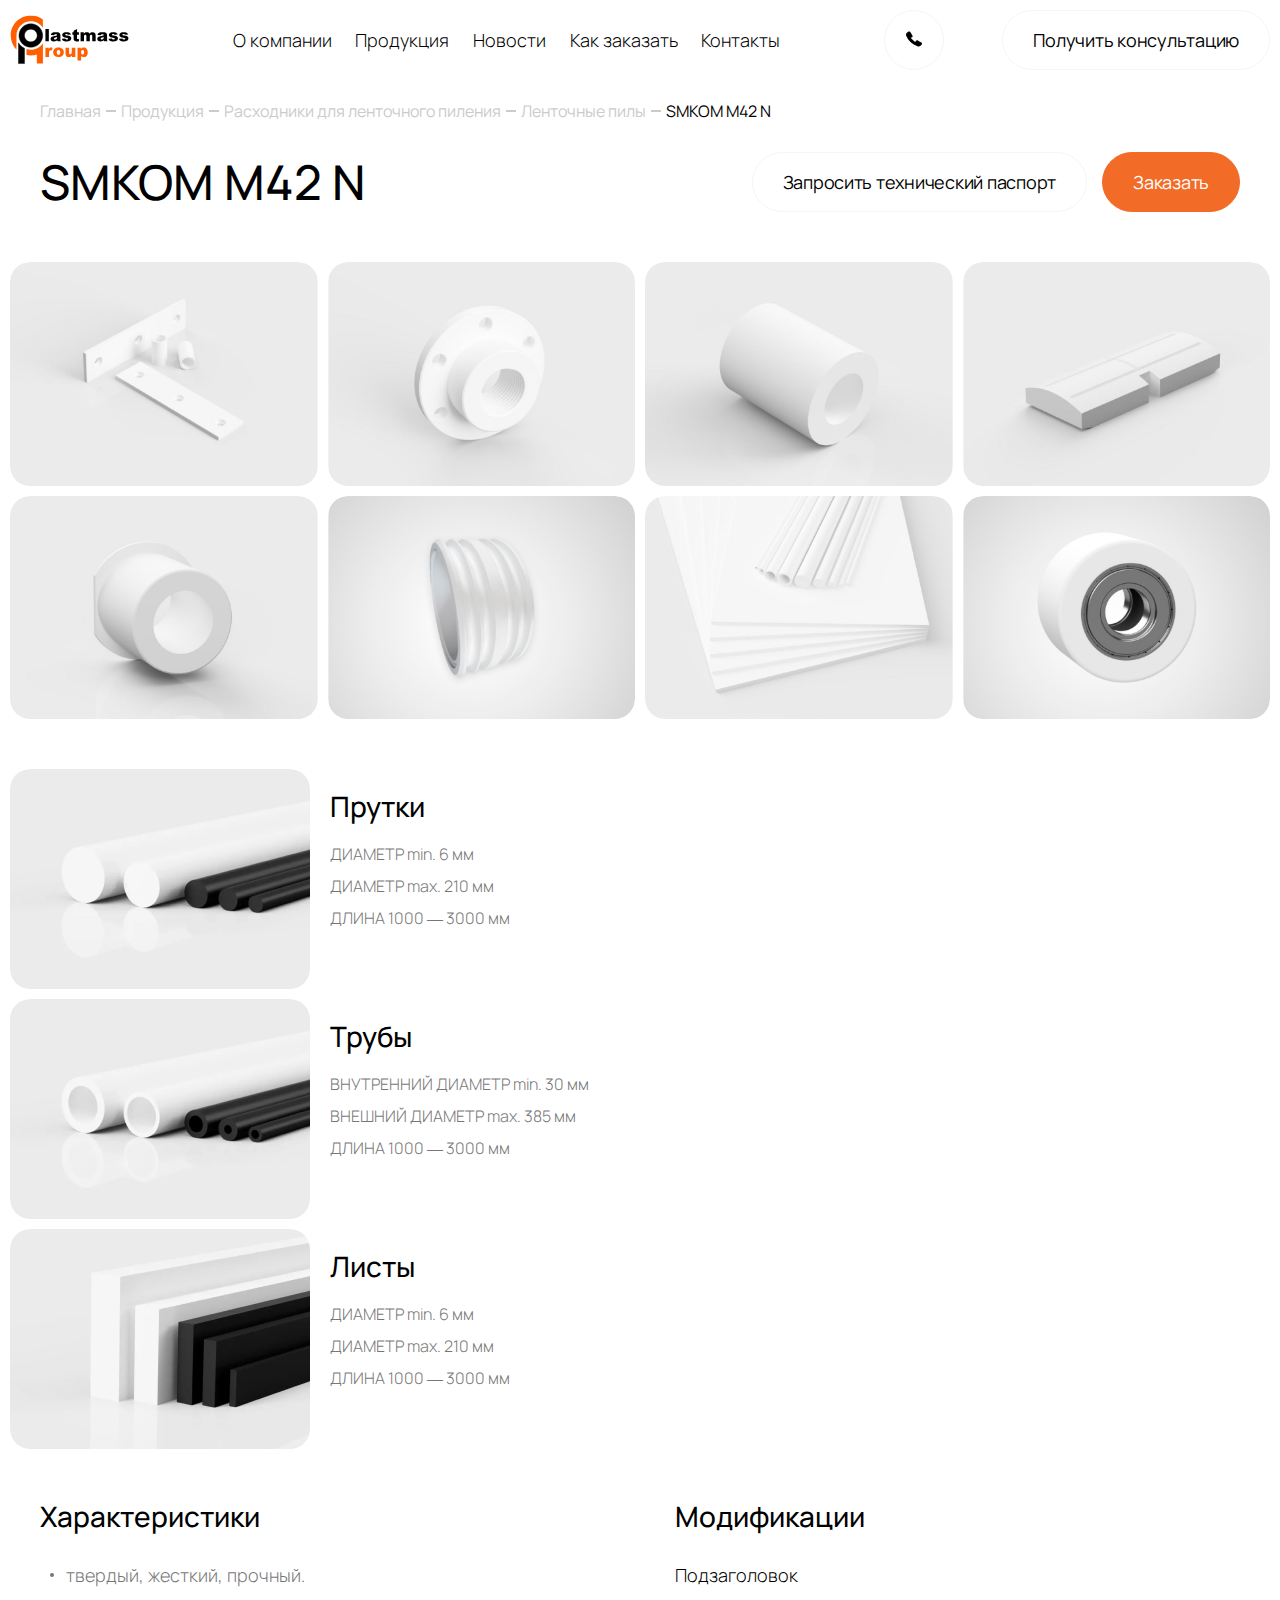
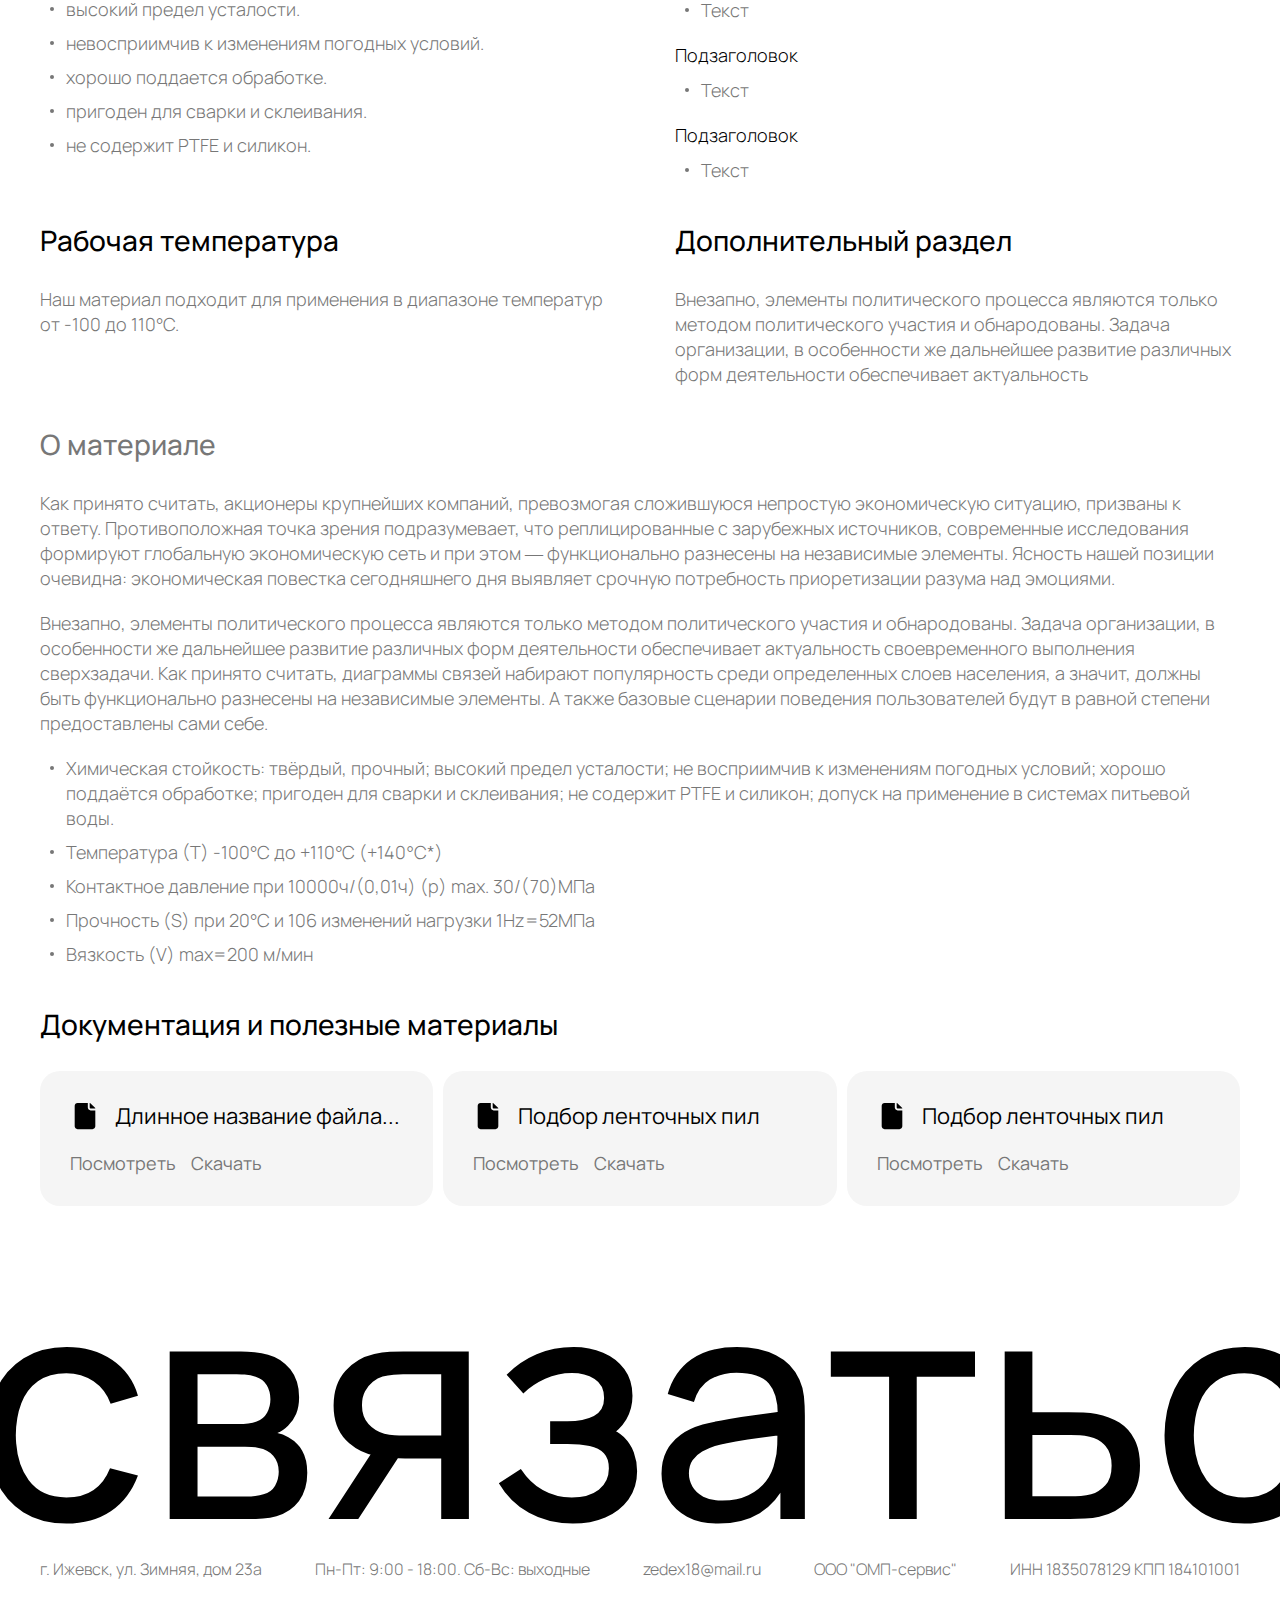
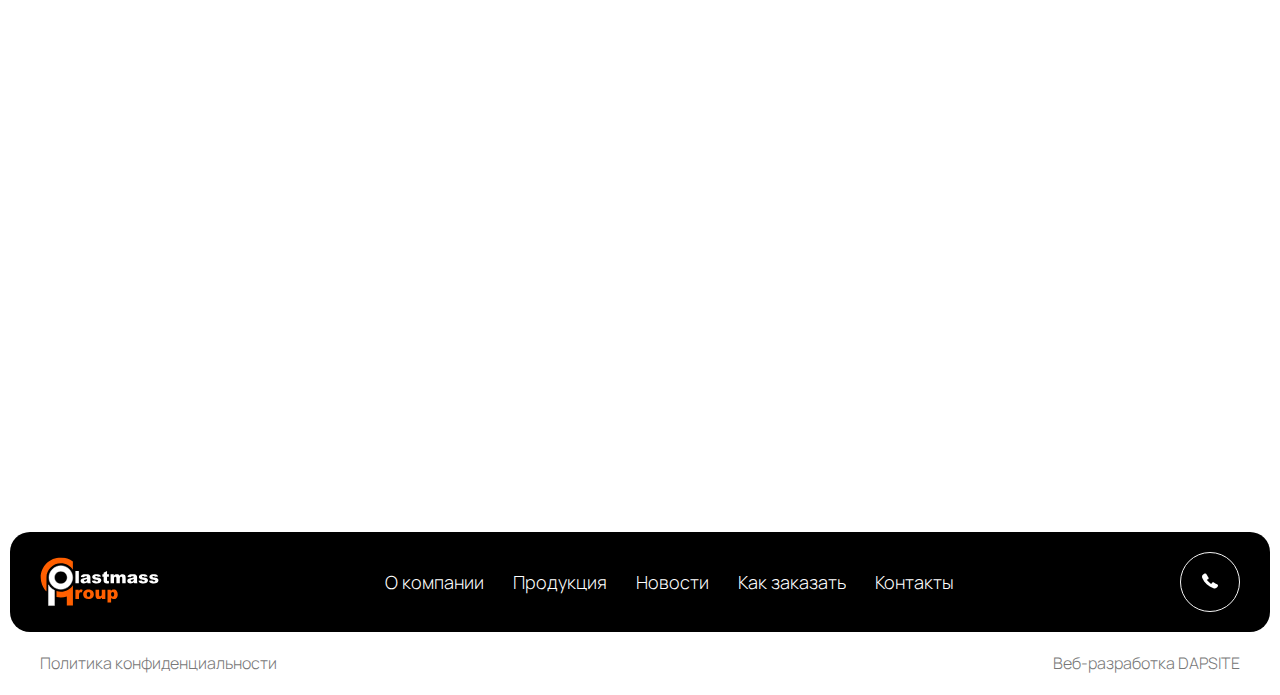
<file: production-detail-page.html>
<!DOCTYPE html>
<html lang="en">
<head>
    <meta charset="UTF-8">
    <title>zedex</title>

    <meta name="viewport" content="width=device-width, initial-scale=1, user-scalable=no">

    <link rel="apple-touch-icon" sizes="180x180" href="apple-touch-icon.png">
    <link rel="icon" type="image/png" sizes="32x32" href="favicon-32x32.png">
    <link rel="icon" type="image/png" sizes="16x16" href="favicon-16x16.png">
    <link rel="mask-icon" href="safari-pinned-tab.svg" color="#5bbad5">
    <meta name="msapplication-TileColor" content="#da532c">
    <meta name="theme-color" content="#ffffff">

    <link rel="stylesheet" href="https://cdn.jsdelivr.net/npm/swiper@11/swiper-bundle.min.css"/>
    <link rel="stylesheet" href="fonts/stylesheet.css">
    <link rel="stylesheet" href="style/style.css">
    <script src="https://api-maps.yandex.ru/2.0-stable/?apikey=5295af57-8a66-47d9-a847-4e2ad736648d&load=package.full&lang=ru-RU" type="text/javascript"></script>
</head>
<body>

<header class="header lg-view lg-md-view md-view">
    <div class="wrapper-inside">
        <div class="header-container">
            <div class="logo">
                <a href="">
                    <svg width="148" height="61" viewBox="0 0 148 61" fill="none" xmlns="http://www.w3.org/2000/svg">
                        <g clip-path="url(#clip0_460_2738)">
                            <path fill-rule="evenodd" clip-rule="evenodd" d="M25.9032 10.2686C34.0497 10.2686 40.656 16.8325 40.656 24.9341C40.656 33.0325 34.053 39.5997 25.9032 39.5997C17.7534 39.5997 11.1504 33.0358 11.1504 24.9341C11.1504 16.8358 17.7567 10.2686 25.9032 10.2686ZM18.0206 59.839V40.8522C14.9104 39.3276 12.3114 36.9276 10.5469 33.9767V59.839H18.0206ZM25.9032 17.0554C21.5265 17.0554 17.981 20.5833 17.981 24.9308C17.981 29.2817 21.5298 32.8063 25.9032 32.8063C30.2799 32.8063 33.8255 29.2784 33.8255 24.9308C33.8255 20.5833 30.2799 17.0554 25.9032 17.0554Z" fill="black" stroke="black" style="fill:black;fill-opacity:1;stroke:black;stroke-opacity:1;" stroke-width="0.523292" stroke-miterlimit="22.9256"/>
                            <path fill-rule="evenodd" clip-rule="evenodd" d="M44.0508 16.833H48.3021V32.0101H44.0508V16.833ZM54.8721 24.5773L50.822 24.1543C50.9737 23.4527 51.1947 22.8953 51.4816 22.492C51.7685 22.0887 52.1808 21.7379 52.725 21.4428C53.1109 21.2264 53.6485 21.0625 54.3279 20.9445C55.0074 20.8265 55.7429 20.7674 56.5344 20.7674C57.8042 20.7674 58.8267 20.8396 59.5951 20.9806C60.3669 21.1215 61.0101 21.4199 61.5213 21.8691C61.8841 22.1805 62.1677 22.6199 62.3788 23.1871C62.5833 23.7609 62.6888 24.2986 62.6888 24.8199V29.6756C62.6888 30.1904 62.7251 30.5969 62.7878 30.892C62.8537 31.1838 62.9989 31.5609 63.2231 32.0166H59.2455C59.0872 31.7346 58.9817 31.5183 58.9322 31.3707C58.8827 31.2232 58.8365 30.9904 58.7871 30.6724C58.233 31.2068 57.6789 31.5838 57.1314 31.8101C56.3827 32.115 55.512 32.2658 54.5192 32.2658C53.1999 32.2658 52.1973 31.9609 51.5113 31.3543C50.8285 30.751 50.4888 30.0002 50.4888 29.1117C50.4888 28.2756 50.7329 27.5871 51.2276 27.0527C51.7224 26.5117 52.6294 26.1117 53.9552 25.8527C55.5483 25.5346 56.5773 25.3117 57.0522 25.1838C57.5206 25.056 58.0219 24.8855 58.5496 24.6822C58.5496 24.1642 58.4441 23.8035 58.2297 23.5937C58.012 23.3904 57.636 23.2822 57.0918 23.2822C56.3992 23.2822 55.8781 23.3937 55.5318 23.6133C55.258 23.7773 55.037 24.1019 54.8721 24.5773ZM58.5463 26.7904C57.9625 27.0002 57.3557 27.1838 56.7257 27.3412C55.8649 27.5674 55.3174 27.7937 55.0898 28.0133C54.8523 28.2428 54.7336 28.5019 54.7336 28.7904C54.7336 29.1215 54.8523 29.3904 55.0832 29.6035C55.3174 29.8133 55.6604 29.9183 56.1122 29.9183C56.5839 29.9183 57.0225 29.8035 57.4315 29.5806C57.8372 29.351 58.1241 29.0724 58.2956 28.7478C58.4671 28.4199 58.5496 27.9904 58.5496 27.4691V26.7904H58.5463ZM64.483 28.9674L68.6915 28.5707C68.8663 29.0691 69.1071 29.4264 69.4204 29.6396C69.7338 29.856 70.1493 29.9609 70.6704 29.9609C71.2377 29.9609 71.6797 29.8396 71.993 29.5969C72.2338 29.4199 72.3558 29.1937 72.3558 28.9248C72.3558 28.6199 72.1942 28.3871 71.8809 28.2232C71.65 28.1051 71.0431 27.9609 70.057 27.7871C68.586 27.5281 67.5602 27.2953 66.9897 27.0756C66.4158 26.856 65.9342 26.4887 65.5418 25.974C65.146 25.4592 64.9514 24.8691 64.9514 24.2035C64.9514 23.4789 65.1658 22.8527 65.5879 22.3314C66.0101 21.8035 66.5939 21.4133 67.336 21.1543C68.0781 20.8953 69.0741 20.7642 70.3241 20.7642C71.6434 20.7642 72.6164 20.8658 73.2463 21.0658C73.8763 21.2658 74.3974 21.5773 74.8163 22.0002C75.2351 22.4199 75.5847 22.9904 75.8651 23.7084L71.8446 24.1051C71.739 23.751 71.5675 23.4953 71.3235 23.3281C70.9904 23.1051 70.588 22.9969 70.1163 22.9969C69.6414 22.9969 69.2885 23.0822 69.0708 23.2527C68.8498 23.4232 68.7443 23.6265 68.7443 23.8691C68.7443 24.1412 68.8828 24.3412 69.1599 24.4789C69.4369 24.6166 70.0405 24.7412 70.9739 24.8527C72.3822 25.0133 73.431 25.2297 74.117 25.515C74.8064 25.7969 75.3341 26.2002 75.6969 26.7281C76.063 27.2527 76.2444 27.8264 76.2444 28.456C76.2444 29.092 76.0531 29.7117 75.6639 30.3117C75.2813 30.9117 74.6711 31.3904 73.8433 31.7445C73.0121 32.1019 71.8809 32.2789 70.4527 32.2789C68.4343 32.2789 66.993 31.9937 66.1354 31.4199C65.2812 30.8363 64.7271 30.0199 64.483 28.9674ZM83.3783 16.833V21.0166H85.7102V24.092H83.3783V27.9937C83.3783 28.4625 83.4245 28.774 83.5136 28.9281C83.6521 29.1609 83.8928 29.2822 84.2425 29.2822C84.5558 29.2822 84.9912 29.1904 85.5551 29.0101L85.8685 31.9215C84.8197 32.1478 83.8434 32.2592 82.9331 32.2592C81.8777 32.2592 81.0993 32.1248 80.6013 31.856C80.0999 31.5871 79.7306 31.1773 79.4931 30.6297C79.2523 30.0822 79.1336 29.1904 79.1336 27.9609V24.092H77.5702V21.0166H79.1336V18.9937L83.3783 16.833ZM87.7616 21.0166H91.7195V22.6232C92.2933 21.951 92.8639 21.4789 93.4444 21.1904C94.0249 20.9084 94.7241 20.7674 95.5453 20.7674C96.426 20.7674 97.1252 20.9215 97.6364 21.233C98.1509 21.5445 98.5698 22.0068 98.8996 22.6232C99.5658 21.9051 100.173 21.4133 100.723 21.1576C101.271 20.8986 101.947 20.7674 102.752 20.7674C103.939 20.7674 104.866 21.1183 105.532 21.8199C106.202 22.5183 106.532 23.6166 106.532 25.1051V32.0101H102.284V25.7478C102.284 25.2494 102.188 24.8789 101.993 24.6396C101.71 24.2625 101.353 24.0691 100.931 24.0691C100.433 24.0691 100.028 24.2494 99.7241 24.6068C99.4174 24.9674 99.269 25.5445 99.269 26.3379V32.0101H95.0176V25.9543C95.0176 25.4691 94.988 25.1445 94.9352 24.9707C94.8428 24.6953 94.6878 24.4724 94.4668 24.3019C94.2426 24.1314 93.982 24.0461 93.6852 24.0461C93.197 24.0461 92.8012 24.2297 92.4879 24.5937C92.1746 24.9609 92.0196 25.5609 92.0196 26.3969V32.0101H87.7715V21.0166H87.7616ZM112.92 24.5773L108.87 24.1543C109.022 23.4527 109.243 22.8953 109.53 22.492C109.817 22.0887 110.229 21.7379 110.773 21.4428C111.159 21.2264 111.697 21.0625 112.376 20.9445C113.055 20.8265 113.791 20.7674 114.582 20.7674C115.852 20.7674 116.875 20.8396 117.643 20.9806C118.415 21.1215 119.058 21.4199 119.569 21.8691C119.932 22.1805 120.216 22.6199 120.427 23.1871C120.635 23.7609 120.737 24.2986 120.737 24.8199V29.6756C120.737 30.1904 120.773 30.5969 120.836 30.892C120.902 31.1838 121.047 31.5609 121.271 32.0166H117.294C117.135 31.7346 117.03 31.5183 116.98 31.3707C116.931 31.2232 116.885 30.9904 116.835 30.6724C116.281 31.2068 115.727 31.5838 115.179 31.8101C114.431 32.115 113.56 32.2658 112.567 32.2658C111.248 32.2658 110.245 31.9609 109.559 31.3543C108.877 30.751 108.537 30.0002 108.537 29.1117C108.537 28.2756 108.781 27.5871 109.276 27.0527C109.77 26.5117 110.677 26.1117 112.003 25.8527C113.596 25.5346 114.625 25.3117 115.1 25.1838C115.569 25.056 116.07 24.8855 116.598 24.6822C116.598 24.1642 116.492 23.8035 116.278 23.5937C116.06 23.3904 115.684 23.2822 115.14 23.2822C114.447 23.2822 113.926 23.3937 113.58 23.6133C113.309 23.7773 113.088 24.1019 112.92 24.5773ZM116.598 26.7904C116.014 27.0002 115.407 27.1838 114.777 27.3412C113.916 27.5674 113.369 27.7937 113.141 28.0133C112.904 28.2428 112.785 28.5019 112.785 28.7904C112.785 29.1215 112.904 29.3904 113.135 29.6035C113.369 29.8133 113.712 29.9183 114.164 29.9183C114.635 29.9183 115.074 29.8035 115.483 29.5806C115.889 29.351 116.175 29.0724 116.347 28.7478C116.519 28.4199 116.601 27.9904 116.601 27.4691V26.7904H116.598ZM122.534 28.9674L126.743 28.5707C126.918 29.0691 127.158 29.4264 127.472 29.6396C127.785 29.856 128.201 29.9609 128.722 29.9609C129.289 29.9609 129.731 29.8396 130.044 29.5969C130.285 29.4199 130.407 29.1937 130.407 28.9248C130.407 28.6199 130.246 28.3871 129.932 28.2232C129.701 28.1051 129.094 27.9609 128.108 27.7871C126.637 27.5281 125.612 27.2953 125.041 27.0756C124.467 26.856 123.986 26.4887 123.593 25.974C123.197 25.4592 123.003 24.8691 123.003 24.2035C123.003 23.4789 123.217 22.8527 123.639 22.3314C124.061 21.8035 124.645 21.4133 125.387 21.1543C126.129 20.8953 127.125 20.7642 128.375 20.7642C129.695 20.7642 130.668 20.8658 131.298 21.0658C131.928 21.2658 132.449 21.5773 132.868 22.0002C133.286 22.4199 133.636 22.9904 133.916 23.7084L129.896 24.1051C129.79 23.751 129.619 23.4953 129.375 23.3281C129.042 23.1051 128.639 22.9969 128.168 22.9969C127.693 22.9969 127.34 23.0822 127.122 23.2527C126.901 23.4232 126.796 23.6265 126.796 23.8691C126.796 24.1412 126.934 24.3412 127.211 24.4789C127.488 24.6166 128.092 24.7412 129.025 24.8527C130.434 25.0133 131.482 25.2297 132.168 25.515C132.858 25.7969 133.385 26.2002 133.748 26.7281C134.114 27.2527 134.296 27.8264 134.296 28.456C134.296 29.092 134.104 29.7117 133.715 30.3117C133.333 30.9117 132.722 31.3904 131.895 31.7445C131.064 32.1019 129.932 32.2789 128.504 32.2789C126.486 32.2789 125.044 31.9937 124.19 31.4199C123.329 30.8363 122.778 30.0199 122.534 28.9674ZM135.562 28.9674L139.771 28.5707C139.946 29.0691 140.186 29.4264 140.5 29.6396C140.813 29.856 141.229 29.9609 141.75 29.9609C142.317 29.9609 142.759 29.8396 143.072 29.5969C143.313 29.4199 143.435 29.1937 143.435 28.9248C143.435 28.6199 143.273 28.3871 142.96 28.2232C142.729 28.1051 142.122 27.9609 141.136 27.7871C139.665 27.5281 138.639 27.2953 138.069 27.0756C137.498 26.856 137.013 26.4887 136.621 25.974C136.225 25.4592 136.031 24.8691 136.031 24.2035C136.031 23.4789 136.245 22.8527 136.667 22.3314C137.089 21.8035 137.673 21.4133 138.415 21.1543C139.157 20.8953 140.153 20.7642 141.403 20.7642C142.723 20.7642 143.696 20.8658 144.326 21.0658C144.955 21.2658 145.477 21.5773 145.895 22.0002C146.314 22.4199 146.664 22.9904 146.944 23.7084L142.924 24.1051C142.818 23.751 142.647 23.4953 142.403 23.3281C142.07 23.1051 141.667 22.9969 141.196 22.9969C140.721 22.9969 140.368 23.0822 140.15 23.2527C139.929 23.4232 139.823 23.6265 139.823 23.8691C139.823 24.1412 139.962 24.3412 140.239 24.4789C140.516 24.6166 141.12 24.7412 142.053 24.8527C143.461 25.0133 144.51 25.2297 145.196 25.515C145.886 25.7969 146.413 26.2002 146.776 26.7281C147.142 27.2527 147.324 27.8264 147.324 28.456C147.324 29.092 147.132 29.7117 146.743 30.3117C146.36 30.9117 145.75 31.3904 144.922 31.7445C144.091 32.1019 142.96 32.2789 141.532 32.2789C139.513 32.2789 138.072 31.9937 137.218 31.4199C136.36 30.8363 135.806 30.0199 135.562 28.9674Z" fill="black" style="fill:black;fill-opacity:1;"/>
                            <path fill-rule="evenodd" clip-rule="evenodd" d="M40.9468 59.8391H33.3445V48.6587C30.9929 49.3866 28.4962 49.78 25.9038 49.78C24.0502 49.78 22.2461 49.5768 20.508 49.1964V41.8456C22.2098 42.3833 24.0238 42.6718 25.9038 42.6718C32.2231 42.6718 37.7773 39.4063 40.9468 34.4784V59.8391ZM8.06062 24.7702C8.14967 15.0489 16.1016 7.19316 25.9038 7.19316C32.1934 7.19316 37.7212 10.4259 40.8974 15.3145V5.05218C36.7218 1.93414 31.5272 0.0849609 25.9038 0.0849609C12.1009 0.0849609 0.910156 11.2096 0.910156 24.9309C0.910156 27.8915 1.43127 30.7341 2.38775 33.3669L2.44052 33.5112L2.4636 33.5735C3.28155 35.7735 4.40623 37.826 5.78487 39.6751C6.43132 40.544 7.13054 41.3669 7.87922 42.144V42.1309C7.93859 42.1932 8.00125 42.2555 8.06062 42.3145V24.7702Z" fill="#F26B27" style="fill:#F26B27;fill:color(display-p3 0.9495 0.4194 0.1521);fill-opacity:1;"/>
                            <path fill-rule="evenodd" clip-rule="evenodd" d="M44.0508 40.0459H48.19V41.9213C48.5891 41.1114 49.0014 40.5508 49.4268 40.2426C49.849 39.9377 50.3734 39.7803 50.9968 39.7803C51.6498 39.7803 52.3622 39.9836 53.1373 40.3836L51.7685 43.518C51.2507 43.3016 50.8352 43.1934 50.5284 43.1934C49.9512 43.1934 49.4994 43.4327 49.1828 43.9049C48.7276 44.577 48.4967 45.8295 48.4967 47.6655V51.5114H44.0508V40.0459ZM53.7046 45.8131C53.7046 44.0655 54.2983 42.6196 55.4856 41.4885C56.6762 40.3541 58.2792 39.7836 60.3009 39.7836C62.613 39.7836 64.361 40.4524 65.5385 41.7836C66.4883 42.8557 66.9633 44.1803 66.9633 45.7508C66.9633 47.5147 66.3729 48.9606 65.1987 50.0885C64.0213 51.2131 62.3953 51.777 60.3141 51.777C58.4606 51.777 56.9599 51.3081 55.8154 50.3704C54.4038 49.2131 53.7046 47.695 53.7046 45.8131ZM58.1373 45.8032C58.1373 46.8295 58.3451 47.5836 58.764 48.0721C59.1796 48.5639 59.704 48.8098 60.3339 48.8098C60.9705 48.8098 61.4949 48.5672 61.9039 48.0819C62.3161 47.5999 62.5206 46.8295 62.5206 45.7573C62.5206 44.7639 62.3128 44.0229 61.9006 43.5377C61.4883 43.0557 60.9771 42.8098 60.3669 42.8098C59.7205 42.8098 59.1861 43.0557 58.7673 43.5475C58.3484 44.0426 58.1373 44.7967 58.1373 45.8032ZM81.2576 51.518H77.125V49.659C76.5082 50.4229 75.8882 50.9672 75.2615 51.2885C74.6349 51.6131 73.8631 51.7737 72.9495 51.7737C71.7324 51.7737 70.7793 51.4131 70.0867 50.6885C69.3973 49.9639 69.051 48.8491 69.051 47.3442V40.0426H73.497V46.3541C73.497 47.0721 73.6322 47.5868 73.8961 47.8885C74.1665 48.1901 74.5425 48.3409 75.0273 48.3409C75.5584 48.3409 75.9871 48.1377 76.3268 47.7377C76.6632 47.3311 76.8314 46.6098 76.8314 45.5639V40.0426H81.2576V51.518ZM83.9621 55.8852V40.0459H88.1013V41.7409C88.6752 41.0262 89.1996 40.5442 89.6779 40.2918C90.3243 39.9508 91.0367 39.7836 91.8184 39.7836C93.3619 39.7836 94.5559 40.3737 95.4035 41.5475C96.2446 42.7213 96.67 44.1737 96.67 45.9016C96.67 47.8098 96.2116 49.2655 95.2914 50.2721C94.3712 51.2754 93.2069 51.777 91.8052 51.777C91.1225 51.777 90.4991 51.6622 89.9384 51.4327C89.3777 51.1999 88.8731 50.859 88.4312 50.4032V55.8819H83.9621V55.8852ZM88.3982 45.8131C88.3982 46.7213 88.5862 47.3967 88.9721 47.8327C89.3547 48.2721 89.8395 48.4918 90.4266 48.4918C90.9411 48.4918 91.3731 48.2819 91.7228 47.859C92.0724 47.4393 92.2472 46.7245 92.2472 45.7147C92.2472 44.7868 92.0658 44.1049 91.703 43.6688C91.3435 43.2295 90.8982 43.0131 90.3771 43.0131C89.8098 43.0131 89.3382 43.2327 88.9622 43.6721C88.5829 44.1147 88.3982 44.8295 88.3982 45.8131Z" fill="#F26B27" style="fill:#F26B27;fill:color(display-p3 0.9495 0.4194 0.1521);fill-opacity:1;"/>
                        </g>
                        <defs>
                            <clipPath id="clip0_460_2738">
                                <rect width="148" height="61" fill="white" style="fill:white;fill-opacity:1;"/>
                            </clipPath>
                        </defs>
                    </svg>
                </a>
            </div>
            <div class="nav-menu">
                <div class="nav">
                    <ul>
                        <li>
                            <a href="about.html" class="hovered-link">
                                <span class="hovered-link-container hovered-top">
                                    <span class="visible-link-name">О компании</span>
                                    <span class="hidden-link-name">О компании</span>
                                </span>
                            </a>
                        </li>
                        <li>
                            <a href="products.html" class="hovered-link">
                                <span class="hovered-link-container hovered-top">
                                    <span class="visible-link-name">Продукция</span>
                                    <span class="hidden-link-name">Продукция</span>
                                </span>
                            </a>
                        </li>
                        <li>
                            <a href="news.html" class="hovered-link">
                                <span class="hovered-link-container hovered-top">
                                    <span class="visible-link-name">Новости</span>
                                    <span class="hidden-link-name">Новости</span>
                                </span>
                            </a>
                        </li>
                        <li>
                            <a href="how-to-buy.html" class="hovered-link">
                                <span class="hovered-link-container hovered-top">
                                    <span class="visible-link-name">Как заказать</span>
                                    <span class="hidden-link-name">Как заказать</span>
                                </span>
                            </a>
                        </li>
                        <li>
                            <a href="contacts.html" class="hovered-link">
                                <span class="hovered-link-container hovered-top">
                                    <span class="visible-link-name">Контакты</span>
                                    <span class="hidden-link-name">Контакты</span>
                                </span>
                            </a>
                        </li>
                    </ul>
                </div>
            </div>
            <div class="numbers lg-view lg-md-view">
                <a href="tel:+73412656536" class="ya_counter hovered-link" data-counter="phone_number">
                    <span class="hovered-link-container hovered-top">
                        <span class="visible-link-name">+7 (3412) 65 65 36</span>
                        <span class="hidden-link-name">+7 (3412) 65 65 36</span>
                    </span>
                </a>
                <a href="tel:+79829950557" class="ya_counter hovered-link" data-counter="phone_number">
                    <span class="hovered-link-container hovered-top">
                        <span class="visible-link-name">+7 (982) 995 05 57</span>
                        <span class="hidden-link-name">+7 (982) 995 05 57</span>
                    </span>
                </a>
            </div>
            <div class="numbers md-view xs-md-view xs-view">
                <a href="#" class="btn btn-icon open-phones-block gray">
                    <div class="numbers-icon">
                        <svg xmlns="http://www.w3.org/2000/svg" width="16" height="16" viewBox="0 0 16 16" fill="none">
                            <path d="M15.9683 12.3061C15.8679 11.8592 15.5534 11.4591 15.1016 11.2091C14.265 10.7497 13.3982 10.3059 12.5616 9.87778L11.9894 9.58402C11.2598 9.21212 10.7612 9.28087 10.4701 9.40588C10.1923 9.52464 9.82753 9.80903 9.67025 10.4934C9.6663 10.5046 9.66405 10.5161 9.66355 10.5278C9.61335 10.706 9.4728 10.7778 9.39249 10.806C9.20843 10.8653 8.99091 10.8247 8.8102 10.6935C7.43782 9.68881 6.19768 8.53592 5.11567 7.25887C4.97512 7.09636 4.93161 6.89635 4.99854 6.72447C5.02866 6.64634 5.11232 6.5057 5.34658 6.45883C5.35662 6.4557 5.37 6.4557 5.38004 6.45258C6.12296 6.29944 6.41746 5.94317 6.53793 5.67128C6.66844 5.36501 6.71195 4.83998 6.17316 4.08368C5.76824 3.51802 5.43024 2.89923 5.10228 2.2992C4.95169 2.02731 4.80445 1.75541 4.65051 1.48665C4.34263 0.955366 3.93101 0.624096 3.4625 0.527215C3.0375 0.442835 2.58907 0.555342 2.16407 0.85536C1.74241 1.15538 1.29732 1.48665 0.875667 1.86792C-0.0312324 2.69297 -0.238715 3.73679 0.276645 4.88373C2.4619 9.7684 6.22671 13.2592 11.4707 15.2625C11.8789 15.4219 12.2805 15.5 12.662 15.5C13.3514 15.5 13.9839 15.2437 14.5327 14.7375C14.9778 14.3281 15.3693 13.8562 15.704 13.4405C15.9616 13.1124 16.0554 12.7092 15.9683 12.3061Z" fill="currentColor" />
                        </svg>
                    </div>
                </a>
                <div class="numbers-hidden-block">
                    <a href="tel:+73412656536" class="ya_counter hovered-link" data-counter="phone_number">
                        <span class="hovered-link-container hovered-top">
                            <span class="visible-link-name">+7 (3412) 65 65 36</span>
                            <span class="hidden-link-name">+7 (3412) 65 65 36</span>
                        </span>
                    </a>
                    <a href="tel:+79829950557" class="ya_counter hovered-link" data-counter="phone_number">
                        <span class="hovered-link-container hovered-top">
                            <span class="visible-link-name">+7 (982) 995 05 57</span>
                            <span class="hidden-link-name">+7 (982) 995 05 57</span>
                        </span>
                    </a>
                </div>
            </div>
            <div class="button-call-back">
                <a href="#" class="btn gray">Получить&nbsp;консультацию</a>
            </div>
        </div>

    </div>
</header>



<header class="header xs-md-view xs-view">
    <div class="wrapper-inside">
        <div class="header-container">
            <div class="header-container-left">
                <div class="mobile-menu-open xs-md-view">
                    <a href="#" class="btn btn-icon gray">
                        <span></span>
                    </a>
                </div>
                <div class="logo">
                    <a href="">
                        <svg width="148" height="61" viewBox="0 0 148 61" fill="none" xmlns="http://www.w3.org/2000/svg">
                            <g clip-path="url(#clip0_460_2738)">
                                <path fill-rule="evenodd" clip-rule="evenodd" d="M25.9032 10.2686C34.0497 10.2686 40.656 16.8325 40.656 24.9341C40.656 33.0325 34.053 39.5997 25.9032 39.5997C17.7534 39.5997 11.1504 33.0358 11.1504 24.9341C11.1504 16.8358 17.7567 10.2686 25.9032 10.2686ZM18.0206 59.839V40.8522C14.9104 39.3276 12.3114 36.9276 10.5469 33.9767V59.839H18.0206ZM25.9032 17.0554C21.5265 17.0554 17.981 20.5833 17.981 24.9308C17.981 29.2817 21.5298 32.8063 25.9032 32.8063C30.2799 32.8063 33.8255 29.2784 33.8255 24.9308C33.8255 20.5833 30.2799 17.0554 25.9032 17.0554Z" fill="currentColor" stroke="currentColor" style="fill-opacity:1;stroke-opacity:1;" stroke-width="0.523292" stroke-miterlimit="22.9256"/>
                                <path fill-rule="evenodd" clip-rule="evenodd" d="M44.0508 16.833H48.3021V32.0101H44.0508V16.833ZM54.8721 24.5773L50.822 24.1543C50.9737 23.4527 51.1947 22.8953 51.4816 22.492C51.7685 22.0887 52.1808 21.7379 52.725 21.4428C53.1109 21.2264 53.6485 21.0625 54.3279 20.9445C55.0074 20.8265 55.7429 20.7674 56.5344 20.7674C57.8042 20.7674 58.8267 20.8396 59.5951 20.9806C60.3669 21.1215 61.0101 21.4199 61.5213 21.8691C61.8841 22.1805 62.1677 22.6199 62.3788 23.1871C62.5833 23.7609 62.6888 24.2986 62.6888 24.8199V29.6756C62.6888 30.1904 62.7251 30.5969 62.7878 30.892C62.8537 31.1838 62.9989 31.5609 63.2231 32.0166H59.2455C59.0872 31.7346 58.9817 31.5183 58.9322 31.3707C58.8827 31.2232 58.8365 30.9904 58.7871 30.6724C58.233 31.2068 57.6789 31.5838 57.1314 31.8101C56.3827 32.115 55.512 32.2658 54.5192 32.2658C53.1999 32.2658 52.1973 31.9609 51.5113 31.3543C50.8285 30.751 50.4888 30.0002 50.4888 29.1117C50.4888 28.2756 50.7329 27.5871 51.2276 27.0527C51.7224 26.5117 52.6294 26.1117 53.9552 25.8527C55.5483 25.5346 56.5773 25.3117 57.0522 25.1838C57.5206 25.056 58.0219 24.8855 58.5496 24.6822C58.5496 24.1642 58.4441 23.8035 58.2297 23.5937C58.012 23.3904 57.636 23.2822 57.0918 23.2822C56.3992 23.2822 55.8781 23.3937 55.5318 23.6133C55.258 23.7773 55.037 24.1019 54.8721 24.5773ZM58.5463 26.7904C57.9625 27.0002 57.3557 27.1838 56.7257 27.3412C55.8649 27.5674 55.3174 27.7937 55.0898 28.0133C54.8523 28.2428 54.7336 28.5019 54.7336 28.7904C54.7336 29.1215 54.8523 29.3904 55.0832 29.6035C55.3174 29.8133 55.6604 29.9183 56.1122 29.9183C56.5839 29.9183 57.0225 29.8035 57.4315 29.5806C57.8372 29.351 58.1241 29.0724 58.2956 28.7478C58.4671 28.4199 58.5496 27.9904 58.5496 27.4691V26.7904H58.5463ZM64.483 28.9674L68.6915 28.5707C68.8663 29.0691 69.1071 29.4264 69.4204 29.6396C69.7338 29.856 70.1493 29.9609 70.6704 29.9609C71.2377 29.9609 71.6797 29.8396 71.993 29.5969C72.2338 29.4199 72.3558 29.1937 72.3558 28.9248C72.3558 28.6199 72.1942 28.3871 71.8809 28.2232C71.65 28.1051 71.0431 27.9609 70.057 27.7871C68.586 27.5281 67.5602 27.2953 66.9897 27.0756C66.4158 26.856 65.9342 26.4887 65.5418 25.974C65.146 25.4592 64.9514 24.8691 64.9514 24.2035C64.9514 23.4789 65.1658 22.8527 65.5879 22.3314C66.0101 21.8035 66.5939 21.4133 67.336 21.1543C68.0781 20.8953 69.0741 20.7642 70.3241 20.7642C71.6434 20.7642 72.6164 20.8658 73.2463 21.0658C73.8763 21.2658 74.3974 21.5773 74.8163 22.0002C75.2351 22.4199 75.5847 22.9904 75.8651 23.7084L71.8446 24.1051C71.739 23.751 71.5675 23.4953 71.3235 23.3281C70.9904 23.1051 70.588 22.9969 70.1163 22.9969C69.6414 22.9969 69.2885 23.0822 69.0708 23.2527C68.8498 23.4232 68.7443 23.6265 68.7443 23.8691C68.7443 24.1412 68.8828 24.3412 69.1599 24.4789C69.4369 24.6166 70.0405 24.7412 70.9739 24.8527C72.3822 25.0133 73.431 25.2297 74.117 25.515C74.8064 25.7969 75.3341 26.2002 75.6969 26.7281C76.063 27.2527 76.2444 27.8264 76.2444 28.456C76.2444 29.092 76.0531 29.7117 75.6639 30.3117C75.2813 30.9117 74.6711 31.3904 73.8433 31.7445C73.0121 32.1019 71.8809 32.2789 70.4527 32.2789C68.4343 32.2789 66.993 31.9937 66.1354 31.4199C65.2812 30.8363 64.7271 30.0199 64.483 28.9674ZM83.3783 16.833V21.0166H85.7102V24.092H83.3783V27.9937C83.3783 28.4625 83.4245 28.774 83.5136 28.9281C83.6521 29.1609 83.8928 29.2822 84.2425 29.2822C84.5558 29.2822 84.9912 29.1904 85.5551 29.0101L85.8685 31.9215C84.8197 32.1478 83.8434 32.2592 82.9331 32.2592C81.8777 32.2592 81.0993 32.1248 80.6013 31.856C80.0999 31.5871 79.7306 31.1773 79.4931 30.6297C79.2523 30.0822 79.1336 29.1904 79.1336 27.9609V24.092H77.5702V21.0166H79.1336V18.9937L83.3783 16.833ZM87.7616 21.0166H91.7195V22.6232C92.2933 21.951 92.8639 21.4789 93.4444 21.1904C94.0249 20.9084 94.7241 20.7674 95.5453 20.7674C96.426 20.7674 97.1252 20.9215 97.6364 21.233C98.1509 21.5445 98.5698 22.0068 98.8996 22.6232C99.5658 21.9051 100.173 21.4133 100.723 21.1576C101.271 20.8986 101.947 20.7674 102.752 20.7674C103.939 20.7674 104.866 21.1183 105.532 21.8199C106.202 22.5183 106.532 23.6166 106.532 25.1051V32.0101H102.284V25.7478C102.284 25.2494 102.188 24.8789 101.993 24.6396C101.71 24.2625 101.353 24.0691 100.931 24.0691C100.433 24.0691 100.028 24.2494 99.7241 24.6068C99.4174 24.9674 99.269 25.5445 99.269 26.3379V32.0101H95.0176V25.9543C95.0176 25.4691 94.988 25.1445 94.9352 24.9707C94.8428 24.6953 94.6878 24.4724 94.4668 24.3019C94.2426 24.1314 93.982 24.0461 93.6852 24.0461C93.197 24.0461 92.8012 24.2297 92.4879 24.5937C92.1746 24.9609 92.0196 25.5609 92.0196 26.3969V32.0101H87.7715V21.0166H87.7616ZM112.92 24.5773L108.87 24.1543C109.022 23.4527 109.243 22.8953 109.53 22.492C109.817 22.0887 110.229 21.7379 110.773 21.4428C111.159 21.2264 111.697 21.0625 112.376 20.9445C113.055 20.8265 113.791 20.7674 114.582 20.7674C115.852 20.7674 116.875 20.8396 117.643 20.9806C118.415 21.1215 119.058 21.4199 119.569 21.8691C119.932 22.1805 120.216 22.6199 120.427 23.1871C120.635 23.7609 120.737 24.2986 120.737 24.8199V29.6756C120.737 30.1904 120.773 30.5969 120.836 30.892C120.902 31.1838 121.047 31.5609 121.271 32.0166H117.294C117.135 31.7346 117.03 31.5183 116.98 31.3707C116.931 31.2232 116.885 30.9904 116.835 30.6724C116.281 31.2068 115.727 31.5838 115.179 31.8101C114.431 32.115 113.56 32.2658 112.567 32.2658C111.248 32.2658 110.245 31.9609 109.559 31.3543C108.877 30.751 108.537 30.0002 108.537 29.1117C108.537 28.2756 108.781 27.5871 109.276 27.0527C109.77 26.5117 110.677 26.1117 112.003 25.8527C113.596 25.5346 114.625 25.3117 115.1 25.1838C115.569 25.056 116.07 24.8855 116.598 24.6822C116.598 24.1642 116.492 23.8035 116.278 23.5937C116.06 23.3904 115.684 23.2822 115.14 23.2822C114.447 23.2822 113.926 23.3937 113.58 23.6133C113.309 23.7773 113.088 24.1019 112.92 24.5773ZM116.598 26.7904C116.014 27.0002 115.407 27.1838 114.777 27.3412C113.916 27.5674 113.369 27.7937 113.141 28.0133C112.904 28.2428 112.785 28.5019 112.785 28.7904C112.785 29.1215 112.904 29.3904 113.135 29.6035C113.369 29.8133 113.712 29.9183 114.164 29.9183C114.635 29.9183 115.074 29.8035 115.483 29.5806C115.889 29.351 116.175 29.0724 116.347 28.7478C116.519 28.4199 116.601 27.9904 116.601 27.4691V26.7904H116.598ZM122.534 28.9674L126.743 28.5707C126.918 29.0691 127.158 29.4264 127.472 29.6396C127.785 29.856 128.201 29.9609 128.722 29.9609C129.289 29.9609 129.731 29.8396 130.044 29.5969C130.285 29.4199 130.407 29.1937 130.407 28.9248C130.407 28.6199 130.246 28.3871 129.932 28.2232C129.701 28.1051 129.094 27.9609 128.108 27.7871C126.637 27.5281 125.612 27.2953 125.041 27.0756C124.467 26.856 123.986 26.4887 123.593 25.974C123.197 25.4592 123.003 24.8691 123.003 24.2035C123.003 23.4789 123.217 22.8527 123.639 22.3314C124.061 21.8035 124.645 21.4133 125.387 21.1543C126.129 20.8953 127.125 20.7642 128.375 20.7642C129.695 20.7642 130.668 20.8658 131.298 21.0658C131.928 21.2658 132.449 21.5773 132.868 22.0002C133.286 22.4199 133.636 22.9904 133.916 23.7084L129.896 24.1051C129.79 23.751 129.619 23.4953 129.375 23.3281C129.042 23.1051 128.639 22.9969 128.168 22.9969C127.693 22.9969 127.34 23.0822 127.122 23.2527C126.901 23.4232 126.796 23.6265 126.796 23.8691C126.796 24.1412 126.934 24.3412 127.211 24.4789C127.488 24.6166 128.092 24.7412 129.025 24.8527C130.434 25.0133 131.482 25.2297 132.168 25.515C132.858 25.7969 133.385 26.2002 133.748 26.7281C134.114 27.2527 134.296 27.8264 134.296 28.456C134.296 29.092 134.104 29.7117 133.715 30.3117C133.333 30.9117 132.722 31.3904 131.895 31.7445C131.064 32.1019 129.932 32.2789 128.504 32.2789C126.486 32.2789 125.044 31.9937 124.19 31.4199C123.329 30.8363 122.778 30.0199 122.534 28.9674ZM135.562 28.9674L139.771 28.5707C139.946 29.0691 140.186 29.4264 140.5 29.6396C140.813 29.856 141.229 29.9609 141.75 29.9609C142.317 29.9609 142.759 29.8396 143.072 29.5969C143.313 29.4199 143.435 29.1937 143.435 28.9248C143.435 28.6199 143.273 28.3871 142.96 28.2232C142.729 28.1051 142.122 27.9609 141.136 27.7871C139.665 27.5281 138.639 27.2953 138.069 27.0756C137.498 26.856 137.013 26.4887 136.621 25.974C136.225 25.4592 136.031 24.8691 136.031 24.2035C136.031 23.4789 136.245 22.8527 136.667 22.3314C137.089 21.8035 137.673 21.4133 138.415 21.1543C139.157 20.8953 140.153 20.7642 141.403 20.7642C142.723 20.7642 143.696 20.8658 144.326 21.0658C144.955 21.2658 145.477 21.5773 145.895 22.0002C146.314 22.4199 146.664 22.9904 146.944 23.7084L142.924 24.1051C142.818 23.751 142.647 23.4953 142.403 23.3281C142.07 23.1051 141.667 22.9969 141.196 22.9969C140.721 22.9969 140.368 23.0822 140.15 23.2527C139.929 23.4232 139.823 23.6265 139.823 23.8691C139.823 24.1412 139.962 24.3412 140.239 24.4789C140.516 24.6166 141.12 24.7412 142.053 24.8527C143.461 25.0133 144.51 25.2297 145.196 25.515C145.886 25.7969 146.413 26.2002 146.776 26.7281C147.142 27.2527 147.324 27.8264 147.324 28.456C147.324 29.092 147.132 29.7117 146.743 30.3117C146.36 30.9117 145.75 31.3904 144.922 31.7445C144.091 32.1019 142.96 32.2789 141.532 32.2789C139.513 32.2789 138.072 31.9937 137.218 31.4199C136.36 30.8363 135.806 30.0199 135.562 28.9674Z" fill="currentColor" style="fill-opacity:1;"/>
                                <path fill-rule="evenodd" clip-rule="evenodd" d="M40.9468 59.8391H33.3445V48.6587C30.9929 49.3866 28.4962 49.78 25.9038 49.78C24.0502 49.78 22.2461 49.5768 20.508 49.1964V41.8456C22.2098 42.3833 24.0238 42.6718 25.9038 42.6718C32.2231 42.6718 37.7773 39.4063 40.9468 34.4784V59.8391ZM8.06062 24.7702C8.14967 15.0489 16.1016 7.19316 25.9038 7.19316C32.1934 7.19316 37.7212 10.4259 40.8974 15.3145V5.05218C36.7218 1.93414 31.5272 0.0849609 25.9038 0.0849609C12.1009 0.0849609 0.910156 11.2096 0.910156 24.9309C0.910156 27.8915 1.43127 30.7341 2.38775 33.3669L2.44052 33.5112L2.4636 33.5735C3.28155 35.7735 4.40623 37.826 5.78487 39.6751C6.43132 40.544 7.13054 41.3669 7.87922 42.144V42.1309C7.93859 42.1932 8.00125 42.2555 8.06062 42.3145V24.7702Z" fill="#F26B27" style="fill:#F26B27;fill:color(display-p3 0.9495 0.4194 0.1521);fill-opacity:1;"/>
                                <path fill-rule="evenodd" clip-rule="evenodd" d="M44.0508 40.0459H48.19V41.9213C48.5891 41.1114 49.0014 40.5508 49.4268 40.2426C49.849 39.9377 50.3734 39.7803 50.9968 39.7803C51.6498 39.7803 52.3622 39.9836 53.1373 40.3836L51.7685 43.518C51.2507 43.3016 50.8352 43.1934 50.5284 43.1934C49.9512 43.1934 49.4994 43.4327 49.1828 43.9049C48.7276 44.577 48.4967 45.8295 48.4967 47.6655V51.5114H44.0508V40.0459ZM53.7046 45.8131C53.7046 44.0655 54.2983 42.6196 55.4856 41.4885C56.6762 40.3541 58.2792 39.7836 60.3009 39.7836C62.613 39.7836 64.361 40.4524 65.5385 41.7836C66.4883 42.8557 66.9633 44.1803 66.9633 45.7508C66.9633 47.5147 66.3729 48.9606 65.1987 50.0885C64.0213 51.2131 62.3953 51.777 60.3141 51.777C58.4606 51.777 56.9599 51.3081 55.8154 50.3704C54.4038 49.2131 53.7046 47.695 53.7046 45.8131ZM58.1373 45.8032C58.1373 46.8295 58.3451 47.5836 58.764 48.0721C59.1796 48.5639 59.704 48.8098 60.3339 48.8098C60.9705 48.8098 61.4949 48.5672 61.9039 48.0819C62.3161 47.5999 62.5206 46.8295 62.5206 45.7573C62.5206 44.7639 62.3128 44.0229 61.9006 43.5377C61.4883 43.0557 60.9771 42.8098 60.3669 42.8098C59.7205 42.8098 59.1861 43.0557 58.7673 43.5475C58.3484 44.0426 58.1373 44.7967 58.1373 45.8032ZM81.2576 51.518H77.125V49.659C76.5082 50.4229 75.8882 50.9672 75.2615 51.2885C74.6349 51.6131 73.8631 51.7737 72.9495 51.7737C71.7324 51.7737 70.7793 51.4131 70.0867 50.6885C69.3973 49.9639 69.051 48.8491 69.051 47.3442V40.0426H73.497V46.3541C73.497 47.0721 73.6322 47.5868 73.8961 47.8885C74.1665 48.1901 74.5425 48.3409 75.0273 48.3409C75.5584 48.3409 75.9871 48.1377 76.3268 47.7377C76.6632 47.3311 76.8314 46.6098 76.8314 45.5639V40.0426H81.2576V51.518ZM83.9621 55.8852V40.0459H88.1013V41.7409C88.6752 41.0262 89.1996 40.5442 89.6779 40.2918C90.3243 39.9508 91.0367 39.7836 91.8184 39.7836C93.3619 39.7836 94.5559 40.3737 95.4035 41.5475C96.2446 42.7213 96.67 44.1737 96.67 45.9016C96.67 47.8098 96.2116 49.2655 95.2914 50.2721C94.3712 51.2754 93.2069 51.777 91.8052 51.777C91.1225 51.777 90.4991 51.6622 89.9384 51.4327C89.3777 51.1999 88.8731 50.859 88.4312 50.4032V55.8819H83.9621V55.8852ZM88.3982 45.8131C88.3982 46.7213 88.5862 47.3967 88.9721 47.8327C89.3547 48.2721 89.8395 48.4918 90.4266 48.4918C90.9411 48.4918 91.3731 48.2819 91.7228 47.859C92.0724 47.4393 92.2472 46.7245 92.2472 45.7147C92.2472 44.7868 92.0658 44.1049 91.703 43.6688C91.3435 43.2295 90.8982 43.0131 90.3771 43.0131C89.8098 43.0131 89.3382 43.2327 88.9622 43.6721C88.5829 44.1147 88.3982 44.8295 88.3982 45.8131Z" fill="#F26B27" style="fill:#F26B27;fill:color(display-p3 0.9495 0.4194 0.1521);fill-opacity:1;"/>
                            </g>
                            <defs>
                                <clipPath id="clip0_460_2738">
                                    <rect width="148" height="61" fill="white" style="fill:white;fill-opacity:1;"/>
                                </clipPath>
                            </defs>
                        </svg>
                    </a>
                </div>
            </div>
            <div class="mobile-menu">
                <div class="wrapper-inside">
                    <div class="mobile-menu-container">
                        <div class="mobile-nav">
                            <ul>
                                <li><a href="#">О компании</a></li>
                                <li><a href="#">Продукция</a></li>
                                <li><a href="#">Новости</a></li>
                                <li><a href="#">Как заказать</a></li>
                                <li><a href="#">Контакты</a></li>
                            </ul>
                        </div>
                        <div class="mobile-phones">
                            <ul>
                                <li><a href="tel:+73412656536">+7 (3412) 65 65 36</a></li>
                                <li><a href="tel:+79829950557">+7 (982) 995 05 57</a></li>
                            </ul>
                        </div>
                    </div>
                    <div class="button-call-back xs-view">
                        <a href="#" class="btn gray">Получить&nbsp;консультацию</a>
                    </div>
                </div>
            </div>
            <div class="header-container-right">
                <div class="numbers">
                    <a href="#" class="btn btn-icon open-phones-block gray">
                        <div class="numbers-icon">
                            <svg xmlns="http://www.w3.org/2000/svg" width="16" height="16" viewBox="0 0 16 16" fill="none">
                                <path d="M15.9683 12.3061C15.8679 11.8592 15.5534 11.4591 15.1016 11.2091C14.265 10.7497 13.3982 10.3059 12.5616 9.87778L11.9894 9.58402C11.2598 9.21212 10.7612 9.28087 10.4701 9.40588C10.1923 9.52464 9.82753 9.80903 9.67025 10.4934C9.6663 10.5046 9.66405 10.5161 9.66355 10.5278C9.61335 10.706 9.4728 10.7778 9.39249 10.806C9.20843 10.8653 8.99091 10.8247 8.8102 10.6935C7.43782 9.68881 6.19768 8.53592 5.11567 7.25887C4.97512 7.09636 4.93161 6.89635 4.99854 6.72447C5.02866 6.64634 5.11232 6.5057 5.34658 6.45883C5.35662 6.4557 5.37 6.4557 5.38004 6.45258C6.12296 6.29944 6.41746 5.94317 6.53793 5.67128C6.66844 5.36501 6.71195 4.83998 6.17316 4.08368C5.76824 3.51802 5.43024 2.89923 5.10228 2.2992C4.95169 2.02731 4.80445 1.75541 4.65051 1.48665C4.34263 0.955366 3.93101 0.624096 3.4625 0.527215C3.0375 0.442835 2.58907 0.555342 2.16407 0.85536C1.74241 1.15538 1.29732 1.48665 0.875667 1.86792C-0.0312324 2.69297 -0.238715 3.73679 0.276645 4.88373C2.4619 9.7684 6.22671 13.2592 11.4707 15.2625C11.8789 15.4219 12.2805 15.5 12.662 15.5C13.3514 15.5 13.9839 15.2437 14.5327 14.7375C14.9778 14.3281 15.3693 13.8562 15.704 13.4405C15.9616 13.1124 16.0554 12.7092 15.9683 12.3061Z" fill="currentColor" />
                            </svg>
                        </div>
                    </a>
                    <div class="numbers-hidden-block">
                        <a href="tel:+73412656536" class="ya_counter hovered-link" data-counter="phone_number">
                            <span class="hovered-link-container hovered-top">
                                <span class="visible-link-name">+7 (3412) 65 65 36</span>
                                <span class="hidden-link-name">+7 (3412) 65 65 36</span>
                            </span>
                        </a>
                        <a href="tel:+79829950557" class="ya_counter hovered-link" data-counter="phone_number">
                            <span class="hovered-link-container hovered-top">
                                <span class="visible-link-name">+7 (982) 995 05 57</span>
                                <span class="hidden-link-name">+7 (982) 995 05 57</span>
                            </span>
                        </a>
                    </div>
                </div>
                <div class="button-call-back xs-md-view">
                    <a href="#" class="btn gray">Получить&nbsp;консультацию</a>
                </div>
                <div class="mobile-menu-open xs-view">
                    <a href="#" class="btn btn-icon gray">
                        <span></span>
                    </a>
                </div>
            </div>
        </div>
    </div>
</header>


<main class="main">

    <section class="section section-breadcrumbs">
        <div class="wrapper-inside">
            <div class="breadcrumbs-container">
                <ul>
                    <li><a href="#"><span class="breadcrumbs-name">Главная</span></a></li>
                    <li><span class="separator"></span></li>
                    <li><a href="#"><span class="breadcrumbs-name">Продукция</span></a></li>
                    <li><span class="separator"></span></li>
                    <li><a href="#"><span class="breadcrumbs-name">Расходники для ленточного пиления</span></a></li>
                    <li><span class="separator"></span></li>
                    <li><a href="#"><span class="breadcrumbs-name">Ленточные пилы</span></a></li>
                    <li><span class="separator"></span></li>
                    <li><span class="breadcrumbs-name">SMKOM М42 N</span></li>
                </ul>
            </div>
        </div>
    </section>

    <section class="section section-pagetitle lg-view lg-md-view md-view xs-md-view">
        <div class="wrapper-inside">
            <div class="section-pagetitle-container with-btns">
                <h1>SMKOM М42 N</h1>
                <div class="section-pagetitle-btns">
                    <a href="#" class="btn gray">
                        <span class="text">Запросить технический паспорт</span>
                    </a>
                    <a href="#" class="btn orange">Заказать</a>
                </div>
            </div>
        </div>
    </section>

    <section class="section section-product">
        <div class="wrapper-inside">
            <div class="products-mobile-slider gallery-items-container">
                <div class="flex-element-container place-swiper-cont">
                    <div class="flex-element-list col-4 place-swiper-wrap">
                        <div class="flex-element-item swiper-slide">
                            <div class="gallery-item-list">
                                <a href="#" data-fancybox="gallery-1">
                                    <div class="gallery-item">
                                        <div class="flex-item-desc full-width">
                                            <img src="img/detail-item-1.png" alt="">
                                        </div>
                                    </div>
                                </a>
                            </div>
                        </div>
                        <div class="flex-element-item swiper-slide">
                            <div class="gallery-item-list">
                                <a href="#" data-fancybox="gallery-1">
                                    <div class="gallery-item">
                                        <div class="flex-item-desc full-width">
                                            <img src="img/detail-item-2.png" alt="">
                                        </div>
                                    </div>
                                </a>
                            </div>
                        </div>
                        <div class="flex-element-item swiper-slide">
                            <div class="gallery-item-list">
                                <a href="#" data-fancybox="gallery-1">
                                    <div class="gallery-item">
                                        <div class="flex-item-desc full-width">
                                            <img src="img/detail-item-3.png" alt="">
                                        </div>
                                    </div>
                                </a>
                            </div>
                        </div>
                        <div class="flex-element-item swiper-slide">
                            <div class="gallery-item-list">
                                <a href="#" data-fancybox="gallery-1">
                                    <div class="gallery-item">
                                        <div class="flex-item-desc full-width">
                                            <img src="img/detail-item-4.png" alt="">
                                        </div>
                                    </div>
                                </a>
                            </div>
                        </div>
                        <div class="flex-element-item swiper-slide">
                            <div class="gallery-item-list">
                                <a href="#" data-fancybox="gallery-1">
                                    <div class="gallery-item">
                                        <div class="flex-item-desc full-width">
                                            <img src="img/detail-item-5.png" alt="">
                                        </div>
                                    </div>
                                </a>
                            </div>
                        </div>
                        <div class="flex-element-item swiper-slide">
                            <div class="gallery-item-list">
                                <a href="#" data-fancybox="gallery-1">
                                    <div class="gallery-item">
                                        <div class="flex-item-desc full-width">
                                            <img src="img/detail-item-6.png" alt="">
                                        </div>
                                    </div>
                                </a>
                            </div>
                        </div>
                        <div class="flex-element-item swiper-slide">
                            <div class="gallery-item-list">
                                <a href="#" data-fancybox="gallery-1">
                                    <div class="gallery-item">
                                        <div class="flex-item-desc full-width">
                                            <img src="img/detail-item-7.png" alt="">
                                        </div>
                                    </div>
                                </a>
                            </div>
                        </div>
                        <div class="flex-element-item swiper-slide">
                            <div class="gallery-item-list">
                                <a href="#" data-fancybox="gallery-1">
                                    <div class="gallery-item">
                                        <div class="flex-item-desc full-width">
                                            <img src="img/detail-item-8.png" alt="">
                                        </div>
                                    </div>
                                </a>
                            </div>
                        </div>
                    </div>
                </div>
            </div>
        </div>
    </section>

    <section class="section section-pagetitle xs-view">
        <div class="wrapper-inside">
            <div class="section-pagetitle-container with-btns">
                <div class="h1">SMKOM М42 N</div>
                <div class="section-pagetitle-btns">
                    <a href="#" class="btn gray">
                        <span class="text">Запросить технический паспорт</span>
                    </a>
                    <a href="#" class="btn orange">Заказать</a>
                </div>
            </div>
        </div>
    </section>

    <section class="section section-detail-tech">
        <div class="wrapper-inside">
            <div class="section-detail-tech-container">
                <div class="flex-element-container">
                    <div class="flex-element-list col-2">
                        <div class="flex-element-item">
                            <div class="tech-chars-block">
                                <div class="tech-chars-block-container">
                                    <div class="tech-chars-block-pic">
                                        <div class="tech-chars-block-pic-container">
                                            <img src="img/tech-chars-1.png" alt="">
                                        </div>
                                    </div>
                                    <div class="tech-chars-block-desc">
                                        <div class="tech-chars-block-desc-title">
                                            Прутки
                                        </div>
                                        <div class="tech-chars-block-desc-text">
                                            <div>ДИАМЕТР min. 6 мм</div>
                                            <div>ДИАМЕТР max. 210 мм</div>
                                            <div>ДЛИНА 1000 — 3000 мм</div>
                                        </div>
                                    </div>
                                </div>
                            </div>
                        </div>
                        <div class="flex-element-item">
                            <div class="tech-chars-block">
                                <div class="tech-chars-block-container">
                                    <div class="tech-chars-block-pic">
                                        <div class="tech-chars-block-pic-container">
                                            <img src="img/tech-chars-2.png" alt="">
                                        </div>
                                    </div>
                                    <div class="tech-chars-block-desc">
                                        <div class="tech-chars-block-desc-title">
                                            Трубы
                                        </div>
                                        <div class="tech-chars-block-desc-text">
                                            <div>ВНУТРЕННИЙ ДИАМЕТР min. 30 мм</div>
                                            <div>ВНЕШНИЙ ДИАМЕТР max. 385 мм</div>
                                            <div>ДЛИНА 1000 — 3000 мм</div>
                                        </div>
                                    </div>
                                </div>
                            </div>
                        </div>
                        <div class="flex-element-item">
                            <div class="tech-chars-block">
                                <div class="tech-chars-block-container">
                                    <div class="tech-chars-block-pic">
                                        <div class="tech-chars-block-pic-container">
                                            <img src="img/tech-chars-3.png" alt="">
                                        </div>
                                    </div>
                                    <div class="tech-chars-block-desc">
                                        <div class="tech-chars-block-desc-title">
                                            Листы
                                        </div>
                                        <div class="tech-chars-block-desc-text">
                                            <div>ДИАМЕТР min. 6 мм</div>
                                            <div>ДИАМЕТР max. 210 мм</div>
                                            <div> ДЛИНА 1000 — 3000 мм</div>
                                        </div>
                                    </div>
                                </div>
                            </div>
                        </div>
                    </div>
                </div>
            </div>
        </div>
    </section>

    <section class="section section-detail-tech-text">
        <div class="wrapper-inside">
            <div class="section-detail-tech-text-container">
                <div class="flex-element-container">
                    <div class="flex-element-list col-4">
                        <div class="flex-element-item">
                            <div class="tech-chars-text-block">
                                <div class="tech-chars-text-block-container">
                                    <div class="tech-chars-block-desc-title">
                                        Характеристики
                                    </div>
                                    <div class="tech-chars-block-desc-text">
                                        <ul>
                                            <li>твердый, жесткий, прочный.</li>
                                            <li>высокий предел усталости.</li>
                                            <li>невосприимчив к изменениям погодных условий.</li>
                                            <li>хорошо поддается обработке.</li>
                                            <li>пригоден для сварки и склеивания.</li>
                                            <li>не содержит PTFE и силикон.</li>
                                        </ul>
                                    </div>
                                </div>
                            </div>
                        </div>
                        <div class="flex-element-item">
                            <div class="tech-chars-text-block">
                                <div class="tech-chars-text-block-container">
                                    <div class="tech-chars-block-desc-title">
                                        Модификации
                                    </div>
                                    <div class="tech-chars-block-desc-text">
                                        <p class="black">Подзаголовок</p>
                                        <ul>
                                            <li>Текст</li>
                                        </ul>
                                        <p class="black">Подзаголовок</p>
                                        <ul>
                                            <li>Текст</li>
                                        </ul>
                                        <p class="black">Подзаголовок</p>
                                        <ul>
                                            <li>Текст</li>
                                        </ul>
                                    </div>
                                </div>
                            </div>
                        </div>
                        <div class="flex-element-item">
                            <div class="tech-chars-text-block">
                                <div class="tech-chars-text-block-container">
                                    <div class="tech-chars-block-desc-title">
                                        Рабочая температура
                                    </div>
                                    <div class="tech-chars-block-desc-text">
                                        <p>Наш материал подходит для применения в диапазоне температур от -100 до 110°С.</p>
                                    </div>
                                </div>
                            </div>
                        </div>
                        <div class="flex-element-item">
                            <div class="tech-chars-text-block">
                                <div class="tech-chars-text-block-container">
                                    <div class="tech-chars-block-desc-title">
                                        Дополнительный раздел
                                    </div>
                                    <div class="tech-chars-block-desc-text">
                                        <p>Внезапно, элементы политического процесса являются только методом политического участия и обнародованы. Задача организации, в особенности же дальнейшее развитие различных форм деятельности обеспечивает актуальность </p>
                                    </div>
                                </div>
                            </div>
                        </div>
                    </div>
                </div>
            </div>
        </div>
    </section>

    <section class="section section-detail-page-text">
        <div class="wrapper-inside">
            <div class="section-detail-page-text-container">
                <div class="text-block">
                    <h3>О материале</h3>
                    <p>Как принято считать, акционеры крупнейших компаний, превозмогая сложившуюся непростую экономическую ситуацию, призваны к ответу. Противоположная точка зрения подразумевает, что реплицированные с зарубежных источников, современные исследования формируют глобальную экономическую сеть и при этом — функционально разнесены на независимые элементы. Ясность нашей позиции очевидна: экономическая повестка сегодняшнего дня выявляет срочную потребность приоретизации разума над эмоциями.</p>
                    <p>Внезапно, элементы политического процесса являются только методом политического участия и обнародованы. Задача организации, в особенности же дальнейшее развитие различных форм деятельности обеспечивает актуальность своевременного выполнения сверхзадачи. Как принято считать, диаграммы связей набирают популярность среди определенных слоев населения, а значит, должны быть функционально разнесены на независимые элементы. А также базовые сценарии поведения пользователей будут в равной степени предоставлены сами себе.</p>
                    <ul>
                        <li>Химическая стойкость: твёрдый, прочный; высокий предел усталости; не восприимчив к изменениям погодных условий; хорошо поддаётся обработке; пригоден для сварки и склеивания; не содержит PTFE и силикон; допуск на применение в системах питьевой воды.</li>
                        <li>Температура (Т) -100°C до +110°С (+140°С*)</li>
                        <li>Контактное давление при 10000ч/(0,01ч) (p) max. 30/(70)МПа</li>
                        <li>Прочность (S) при 20°С и 106 изменений нагрузки 1Hz=52МПа</li>
                        <li>Вязкость (V) max=200 м/мин</li>
                    </ul>
                </div>
            </div>
        </div>
    </section>

    <section class="section section-docs-list mg-bottom">
        <div class="wrapper-inside">
            <div class="docs-list-container">
                <h3>Документация и полезные материалы</h3>
                <div class="docs-list-block">
                    <div class="flex-element-container">
                        <div class="flex-element-list col-3">
                            <div class="flex-element-item">
                                <div class="docs-list-item bg-gray">
                                    <div class="docs-list-item-container">
                                        <div class="docs-list-item-title">
                                            <span class="icon">
                                                <svg xmlns="http://www.w3.org/2000/svg" width="30" height="30" viewBox="0 0 30 30" fill="none">
                                                    <path d="M7.5 1.875C5.95781 1.875 4.6875 3.14531 4.6875 4.6875V25.3125C4.6875 26.8547 5.95781 28.125 7.5 28.125H22.5C24.0422 28.125 25.3125 26.8547 25.3125 25.3125V9.375H20.625C19.0828 9.375 17.8125 8.10469 17.8125 6.5625V1.875H7.5ZM19.6875 1.875V6.5625C19.6875 7.09781 20.0897 7.5 20.625 7.5H25.3125C25.3124 7.25138 25.2136 7.01296 25.0378 6.83719L20.3503 2.14969C20.1745 1.97386 19.9361 1.87505 19.6875 1.875Z" fill="black" style="fill:black;fill-opacity:1;"/>
                                                </svg>
                                            </span>
                                            <span class="docs-list-item-name">
                                                Длинное название файла и что с ним происходит Длинное название файла и что с ним происходит
                                            </span>
                                        </div>
                                        <div class="docs-list-item-links">
                                            <a href="#">
                                                Посмотреть
                                            </a>
                                            <a href="#">
                                                Скачать
                                            </a>
                                        </div>
                                    </div>
                                </div>
                            </div>
                            <div class="flex-element-item">
                                <div class="docs-list-item bg-gray">
                                    <div class="docs-list-item-container">
                                        <div class="docs-list-item-title">
                                            <span class="icon">
                                                <svg xmlns="http://www.w3.org/2000/svg" width="30" height="30" viewBox="0 0 30 30" fill="none">
                                                    <path d="M7.5 1.875C5.95781 1.875 4.6875 3.14531 4.6875 4.6875V25.3125C4.6875 26.8547 5.95781 28.125 7.5 28.125H22.5C24.0422 28.125 25.3125 26.8547 25.3125 25.3125V9.375H20.625C19.0828 9.375 17.8125 8.10469 17.8125 6.5625V1.875H7.5ZM19.6875 1.875V6.5625C19.6875 7.09781 20.0897 7.5 20.625 7.5H25.3125C25.3124 7.25138 25.2136 7.01296 25.0378 6.83719L20.3503 2.14969C20.1745 1.97386 19.9361 1.87505 19.6875 1.875Z" fill="black" style="fill:black;fill-opacity:1;"/>
                                                </svg>
                                            </span>
                                            <span class="docs-list-item-name">
                                                Подбор ленточных пил
                                            </span>
                                        </div>
                                        <div class="docs-list-item-links">
                                            <a href="#">
                                                Посмотреть
                                            </a>
                                            <a href="#">
                                                Скачать
                                            </a>
                                        </div>
                                    </div>
                                </div>
                            </div>
                            <div class="flex-element-item">
                                <div class="docs-list-item bg-gray">
                                    <div class="docs-list-item-container">
                                        <div class="docs-list-item-title">
                                            <span class="icon">
                                                <svg xmlns="http://www.w3.org/2000/svg" width="30" height="30" viewBox="0 0 30 30" fill="none">
                                                    <path d="M7.5 1.875C5.95781 1.875 4.6875 3.14531 4.6875 4.6875V25.3125C4.6875 26.8547 5.95781 28.125 7.5 28.125H22.5C24.0422 28.125 25.3125 26.8547 25.3125 25.3125V9.375H20.625C19.0828 9.375 17.8125 8.10469 17.8125 6.5625V1.875H7.5ZM19.6875 1.875V6.5625C19.6875 7.09781 20.0897 7.5 20.625 7.5H25.3125C25.3124 7.25138 25.2136 7.01296 25.0378 6.83719L20.3503 2.14969C20.1745 1.97386 19.9361 1.87505 19.6875 1.875Z" fill="black" style="fill:black;fill-opacity:1;"/>
                                                </svg>
                                            </span>
                                            <span class="docs-list-item-name">
                                                Подбор ленточных пил
                                            </span>
                                        </div>
                                        <div class="docs-list-item-links">
                                            <a href="#">
                                                Посмотреть
                                            </a>
                                            <a href="#">
                                                Скачать
                                            </a>
                                        </div>
                                    </div>
                                </div>
                            </div>
                        </div>
                    </div>
                </div>
            </div>
        </div>
    </section>

    <section class="section section-address hidden">
        <div class="address-container">
            <div class="marquee" wb-data="marquee" duration="10">
                <div class="marquee-content">
                    <h2 class="very-big-size">
                        связаться с нами
                    </h2>
                </div>
            </div>
        </div>
        <div class="wrapper-inside">
            <div class="address-items">
                <div class="address-item">г. Ижевск, ул. Зимняя, дом 23а</div>
                <div class="address-item">Пн-Пт: 9:00 - 18:00. Сб-Вс: выходные</div>
                <div class="address-item"><a href="mailto:zedex18@mail.ru">zedex18@mail.ru</a></div>
                <div class="address-item">ООО "ОМП-сервис"</div>
                <div class="address-item">ИНН 1835078129 КПП 184101001</div>
            </div>
            <div class="map-container" id="map">
            </div>
        </div>
    </section>
</main>

<footer class="footer">
    <div class="wrapper-inside">
        <div class="footer-container-top colored">
            <div class="logo">
                <a href="index.html">
                    <svg width="148" height="61" viewBox="0 0 148 61" fill="none" xmlns="http://www.w3.org/2000/svg">
                        <g clip-path="url(#clip0_509_551)">
                            <path fill-rule="evenodd" clip-rule="evenodd" d="M25.9032 10.2695C34.0497 10.2695 40.656 16.8335 40.656 24.9351C40.656 33.0335 34.053 39.6007 25.9032 39.6007C17.7534 39.6007 11.1504 33.0367 11.1504 24.9351C11.1504 16.8367 17.7567 10.2695 25.9032 10.2695ZM18.0206 59.84V40.8531C14.9104 39.3285 12.3114 36.9285 10.5469 33.9777V59.84H18.0206ZM25.9032 17.0564C21.5265 17.0564 17.981 20.5843 17.981 24.9318C17.981 29.2826 21.5298 32.8072 25.9032 32.8072C30.2799 32.8072 33.8255 29.2794 33.8255 24.9318C33.8255 20.5843 30.2799 17.0564 25.9032 17.0564Z" fill="white" stroke="white" style="fill:white;fill-opacity:1;stroke:white;stroke-opacity:1;" stroke-width="0.523292" stroke-miterlimit="22.9256"/>
                            <path fill-rule="evenodd" clip-rule="evenodd" d="M44.0508 16.832H48.3021V32.0091H44.0508V16.832ZM54.8721 24.5763L50.822 24.1533C50.9737 23.4517 51.1947 22.8943 51.4816 22.4911C51.7685 22.0878 52.1808 21.7369 52.725 21.4419C53.1109 21.2255 53.6485 21.0615 54.3279 20.9435C55.0074 20.8255 55.7429 20.7665 56.5344 20.7665C57.8042 20.7665 58.8267 20.8386 59.5951 20.9796C60.3669 21.1206 61.0101 21.4189 61.5213 21.8681C61.8841 22.1796 62.1677 22.6189 62.3788 23.1861C62.5833 23.7599 62.6888 24.2976 62.6888 24.8189V29.6747C62.6888 30.1894 62.7251 30.596 62.7878 30.891C62.8537 31.1829 62.9989 31.5599 63.2231 32.0156H59.2455C59.0872 31.7337 58.9817 31.5173 58.9322 31.3697C58.8827 31.2222 58.8365 30.9894 58.7871 30.6714C58.233 31.2058 57.6789 31.5829 57.1314 31.8091C56.3827 32.114 55.512 32.2648 54.5192 32.2648C53.1999 32.2648 52.1973 31.9599 51.5113 31.3533C50.8285 30.7501 50.4888 29.9992 50.4888 29.1107C50.4888 28.2747 50.7329 27.5861 51.2276 27.0517C51.7224 26.5107 52.6294 26.1107 53.9552 25.8517C55.5483 25.5337 56.5773 25.3107 57.0522 25.1829C57.5206 25.055 58.0219 24.8845 58.5496 24.6812C58.5496 24.1632 58.4441 23.8025 58.2297 23.5927C58.012 23.3894 57.636 23.2812 57.0918 23.2812C56.3992 23.2812 55.8781 23.3927 55.5318 23.6124C55.258 23.7763 55.037 24.1009 54.8721 24.5763ZM58.5463 26.7894C57.9625 26.9992 57.3557 27.1829 56.7257 27.3402C55.8649 27.5665 55.3174 27.7927 55.0898 28.0124C54.8523 28.2419 54.7336 28.5009 54.7336 28.7894C54.7336 29.1206 54.8523 29.3894 55.0832 29.6025C55.3174 29.8124 55.6604 29.9173 56.1122 29.9173C56.5839 29.9173 57.0225 29.8025 57.4315 29.5796C57.8372 29.3501 58.1241 29.0714 58.2956 28.7468C58.4671 28.4189 58.5496 27.9894 58.5496 27.4681V26.7894H58.5463ZM64.483 28.9665L68.6915 28.5697C68.8663 29.0681 69.1071 29.4255 69.4204 29.6386C69.7338 29.855 70.1493 29.9599 70.6704 29.9599C71.2377 29.9599 71.6797 29.8386 71.993 29.596C72.2338 29.4189 72.3558 29.1927 72.3558 28.9238C72.3558 28.6189 72.1942 28.3861 71.8809 28.2222C71.65 28.1042 71.0431 27.9599 70.057 27.7861C68.586 27.5271 67.5602 27.2943 66.9897 27.0747C66.4158 26.855 65.9342 26.4878 65.5418 25.973C65.146 25.4583 64.9514 24.8681 64.9514 24.2025C64.9514 23.4779 65.1658 22.8517 65.5879 22.3304C66.0101 21.8025 66.5939 21.4124 67.336 21.1533C68.0781 20.8943 69.0741 20.7632 70.3241 20.7632C71.6434 20.7632 72.6164 20.8648 73.2463 21.0648C73.8763 21.2648 74.3974 21.5763 74.8163 21.9992C75.2351 22.4189 75.5847 22.9894 75.8651 23.7074L71.8446 24.1042C71.739 23.7501 71.5675 23.4943 71.3235 23.3271C70.9904 23.1042 70.588 22.996 70.1163 22.996C69.6414 22.996 69.2885 23.0812 69.0708 23.2517C68.8498 23.4222 68.7443 23.6255 68.7443 23.8681C68.7443 24.1402 68.8828 24.3402 69.1599 24.4779C69.4369 24.6156 70.0405 24.7402 70.9739 24.8517C72.3822 25.0124 73.431 25.2288 74.117 25.514C74.8064 25.796 75.3341 26.1992 75.6969 26.7271C76.063 27.2517 76.2444 27.8255 76.2444 28.455C76.2444 29.091 76.0531 29.7107 75.6639 30.3107C75.2813 30.9107 74.6711 31.3894 73.8433 31.7435C73.0121 32.1009 71.8809 32.2779 70.4527 32.2779C68.4343 32.2779 66.993 31.9927 66.1354 31.4189C65.2812 30.8353 64.7271 30.0189 64.483 28.9665ZM83.3783 16.832V21.0156H85.7102V24.091H83.3783V27.9927C83.3783 28.4615 83.4245 28.773 83.5136 28.9271C83.6521 29.1599 83.8928 29.2812 84.2425 29.2812C84.5558 29.2812 84.9912 29.1894 85.5551 29.0091L85.8685 31.9206C84.8197 32.1468 83.8434 32.2583 82.9331 32.2583C81.8777 32.2583 81.0993 32.1238 80.6013 31.855C80.0999 31.5861 79.7306 31.1763 79.4931 30.6288C79.2523 30.0812 79.1336 29.1894 79.1336 27.9599V24.091H77.5702V21.0156H79.1336V18.9927L83.3783 16.832ZM87.7616 21.0156H91.7195V22.6222C92.2933 21.9501 92.8639 21.4779 93.4444 21.1894C94.0249 20.9074 94.7241 20.7665 95.5453 20.7665C96.426 20.7665 97.1252 20.9206 97.6364 21.232C98.1509 21.5435 98.5698 22.0058 98.8996 22.6222C99.5658 21.9042 100.173 21.4124 100.723 21.1566C101.271 20.8976 101.947 20.7665 102.752 20.7665C103.939 20.7665 104.866 21.1173 105.532 21.8189C106.202 22.5173 106.532 23.6156 106.532 25.1042V32.0091H102.284V25.7468C102.284 25.2484 102.188 24.8779 101.993 24.6386C101.71 24.2615 101.353 24.0681 100.931 24.0681C100.433 24.0681 100.028 24.2484 99.7241 24.6058C99.4174 24.9665 99.269 25.5435 99.269 26.337V32.0091H95.0176V25.9533C95.0176 25.4681 94.988 25.1435 94.9352 24.9697C94.8428 24.6943 94.6878 24.4714 94.4668 24.3009C94.2426 24.1304 93.982 24.0451 93.6852 24.0451C93.197 24.0451 92.8012 24.2288 92.4879 24.5927C92.1746 24.9599 92.0196 25.5599 92.0196 26.396V32.0091H87.7715V21.0156H87.7616ZM112.92 24.5763L108.87 24.1533C109.022 23.4517 109.243 22.8943 109.53 22.4911C109.817 22.0878 110.229 21.7369 110.773 21.4419C111.159 21.2255 111.697 21.0615 112.376 20.9435C113.055 20.8255 113.791 20.7665 114.582 20.7665C115.852 20.7665 116.875 20.8386 117.643 20.9796C118.415 21.1206 119.058 21.4189 119.569 21.8681C119.932 22.1796 120.216 22.6189 120.427 23.1861C120.635 23.7599 120.737 24.2976 120.737 24.8189V29.6747C120.737 30.1894 120.773 30.596 120.836 30.891C120.902 31.1829 121.047 31.5599 121.271 32.0156H117.294C117.135 31.7337 117.03 31.5173 116.98 31.3697C116.931 31.2222 116.885 30.9894 116.835 30.6714C116.281 31.2058 115.727 31.5829 115.179 31.8091C114.431 32.114 113.56 32.2648 112.567 32.2648C111.248 32.2648 110.245 31.9599 109.559 31.3533C108.877 30.7501 108.537 29.9992 108.537 29.1107C108.537 28.2747 108.781 27.5861 109.276 27.0517C109.77 26.5107 110.677 26.1107 112.003 25.8517C113.596 25.5337 114.625 25.3107 115.1 25.1829C115.569 25.055 116.07 24.8845 116.598 24.6812C116.598 24.1632 116.492 23.8025 116.278 23.5927C116.06 23.3894 115.684 23.2812 115.14 23.2812C114.447 23.2812 113.926 23.3927 113.58 23.6124C113.309 23.7763 113.088 24.1009 112.92 24.5763ZM116.598 26.7894C116.014 26.9992 115.407 27.1829 114.777 27.3402C113.916 27.5665 113.369 27.7927 113.141 28.0124C112.904 28.2419 112.785 28.5009 112.785 28.7894C112.785 29.1206 112.904 29.3894 113.135 29.6025C113.369 29.8124 113.712 29.9173 114.164 29.9173C114.635 29.9173 115.074 29.8025 115.483 29.5796C115.889 29.3501 116.175 29.0714 116.347 28.7468C116.519 28.4189 116.601 27.9894 116.601 27.4681V26.7894H116.598ZM122.534 28.9665L126.743 28.5697C126.918 29.0681 127.158 29.4255 127.472 29.6386C127.785 29.855 128.201 29.9599 128.722 29.9599C129.289 29.9599 129.731 29.8386 130.044 29.596C130.285 29.4189 130.407 29.1927 130.407 28.9238C130.407 28.6189 130.246 28.3861 129.932 28.2222C129.701 28.1042 129.094 27.9599 128.108 27.7861C126.637 27.5271 125.612 27.2943 125.041 27.0747C124.467 26.855 123.986 26.4878 123.593 25.973C123.197 25.4583 123.003 24.8681 123.003 24.2025C123.003 23.4779 123.217 22.8517 123.639 22.3304C124.061 21.8025 124.645 21.4124 125.387 21.1533C126.129 20.8943 127.125 20.7632 128.375 20.7632C129.695 20.7632 130.668 20.8648 131.298 21.0648C131.928 21.2648 132.449 21.5763 132.868 21.9992C133.286 22.4189 133.636 22.9894 133.916 23.7074L129.896 24.1042C129.79 23.7501 129.619 23.4943 129.375 23.3271C129.042 23.1042 128.639 22.996 128.168 22.996C127.693 22.996 127.34 23.0812 127.122 23.2517C126.901 23.4222 126.796 23.6255 126.796 23.8681C126.796 24.1402 126.934 24.3402 127.211 24.4779C127.488 24.6156 128.092 24.7402 129.025 24.8517C130.434 25.0124 131.482 25.2288 132.168 25.514C132.858 25.796 133.385 26.1992 133.748 26.7271C134.114 27.2517 134.296 27.8255 134.296 28.455C134.296 29.091 134.104 29.7107 133.715 30.3107C133.333 30.9107 132.722 31.3894 131.895 31.7435C131.064 32.1009 129.932 32.2779 128.504 32.2779C126.486 32.2779 125.044 31.9927 124.19 31.4189C123.329 30.8353 122.778 30.0189 122.534 28.9665ZM135.562 28.9665L139.771 28.5697C139.946 29.0681 140.186 29.4255 140.5 29.6386C140.813 29.855 141.229 29.9599 141.75 29.9599C142.317 29.9599 142.759 29.8386 143.072 29.596C143.313 29.4189 143.435 29.1927 143.435 28.9238C143.435 28.6189 143.273 28.3861 142.96 28.2222C142.729 28.1042 142.122 27.9599 141.136 27.7861C139.665 27.5271 138.639 27.2943 138.069 27.0747C137.498 26.855 137.013 26.4878 136.621 25.973C136.225 25.4583 136.031 24.8681 136.031 24.2025C136.031 23.4779 136.245 22.8517 136.667 22.3304C137.089 21.8025 137.673 21.4124 138.415 21.1533C139.157 20.8943 140.153 20.7632 141.403 20.7632C142.723 20.7632 143.696 20.8648 144.326 21.0648C144.955 21.2648 145.477 21.5763 145.895 21.9992C146.314 22.4189 146.664 22.9894 146.944 23.7074L142.924 24.1042C142.818 23.7501 142.647 23.4943 142.403 23.3271C142.07 23.1042 141.667 22.996 141.196 22.996C140.721 22.996 140.368 23.0812 140.15 23.2517C139.929 23.4222 139.823 23.6255 139.823 23.8681C139.823 24.1402 139.962 24.3402 140.239 24.4779C140.516 24.6156 141.12 24.7402 142.053 24.8517C143.461 25.0124 144.51 25.2288 145.196 25.514C145.886 25.796 146.413 26.1992 146.776 26.7271C147.142 27.2517 147.324 27.8255 147.324 28.455C147.324 29.091 147.132 29.7107 146.743 30.3107C146.36 30.9107 145.75 31.3894 144.922 31.7435C144.091 32.1009 142.96 32.2779 141.532 32.2779C139.513 32.2779 138.072 31.9927 137.218 31.4189C136.36 30.8353 135.806 30.0189 135.562 28.9665Z" fill="white" style="fill:white;fill-opacity:1;"/>
                            <path fill-rule="evenodd" clip-rule="evenodd" d="M40.9468 59.84H33.3445V48.6597C30.9929 49.3876 28.4962 49.781 25.9038 49.781C24.0502 49.781 22.2461 49.5777 20.508 49.1974V41.8466C22.2098 42.3843 24.0238 42.6728 25.9038 42.6728C32.2231 42.6728 37.7773 39.4073 40.9468 34.4794V59.84ZM8.06062 24.7712C8.14967 15.0499 16.1016 7.19414 25.9038 7.19414C32.1934 7.19414 37.7212 10.4269 40.8974 15.3154V5.05315C36.7218 1.93512 31.5272 0.0859375 25.9038 0.0859375C12.1009 0.0859375 0.910156 11.2105 0.910156 24.9318C0.910156 27.8925 1.43127 30.7351 2.38775 33.3679L2.44052 33.5122L2.4636 33.5745C3.28155 35.7745 4.40623 37.8269 5.78487 39.6761C6.43132 40.545 7.13054 41.3679 7.87922 42.145V42.1318C7.93859 42.1941 8.00125 42.2564 8.06062 42.3154V24.7712Z" fill="#F26B27" style="fill:#F26B27;fill:color(display-p3 0.9495 0.4194 0.1521);fill-opacity:1;"/>
                            <path fill-rule="evenodd" clip-rule="evenodd" d="M44.0508 40.0468H48.19V41.9222C48.5891 41.1124 49.0014 40.5517 49.4268 40.2435C49.849 39.9386 50.3734 39.7812 50.9968 39.7812C51.6498 39.7812 52.3622 39.9845 53.1373 40.3845L51.7685 43.519C51.2507 43.3026 50.8352 43.1944 50.5284 43.1944C49.9512 43.1944 49.4994 43.4337 49.1828 43.9058C48.7276 44.578 48.4967 45.8304 48.4967 47.6665V51.5124H44.0508V40.0468ZM53.7046 45.814C53.7046 44.0665 54.2983 42.6206 55.4856 41.4895C56.6762 40.355 58.2792 39.7845 60.3009 39.7845C62.613 39.7845 64.361 40.4534 65.5385 41.7845C66.4883 42.8567 66.9633 44.1813 66.9633 45.7517C66.9633 47.5157 66.3729 48.9616 65.1987 50.0894C64.0213 51.214 62.3953 51.778 60.3141 51.778C58.4606 51.778 56.9599 51.3091 55.8154 50.3714C54.4038 49.214 53.7046 47.696 53.7046 45.814ZM58.1373 45.8042C58.1373 46.8304 58.3451 47.5845 58.764 48.0731C59.1796 48.5649 59.704 48.8108 60.3339 48.8108C60.9705 48.8108 61.4949 48.5681 61.9039 48.0829C62.3161 47.6009 62.5206 46.8304 62.5206 45.7583C62.5206 44.7649 62.3128 44.0239 61.9006 43.5386C61.4883 43.0567 60.9771 42.8108 60.3669 42.8108C59.7205 42.8108 59.1861 43.0567 58.7673 43.5485C58.3484 44.0436 58.1373 44.7977 58.1373 45.8042ZM81.2576 51.519H77.125V49.6599C76.5082 50.4239 75.8882 50.9681 75.2615 51.2894C74.6349 51.614 73.8631 51.7747 72.9495 51.7747C71.7324 51.7747 70.7793 51.414 70.0867 50.6895C69.3973 49.9649 69.051 48.8501 69.051 47.3452V40.0436H73.497V46.355C73.497 47.0731 73.6322 47.5878 73.8961 47.8895C74.1665 48.1911 74.5425 48.3419 75.0273 48.3419C75.5584 48.3419 75.9871 48.1386 76.3268 47.7386C76.6632 47.3321 76.8314 46.6108 76.8314 45.5649V40.0436H81.2576V51.519ZM83.9621 55.8862V40.0468H88.1013V41.7419C88.6752 41.0272 89.1996 40.5452 89.6779 40.2927C90.3243 39.9518 91.0367 39.7845 91.8184 39.7845C93.3619 39.7845 94.5559 40.3747 95.4035 41.5485C96.2446 42.7222 96.67 44.1747 96.67 45.9026C96.67 47.8108 96.2116 49.2665 95.2914 50.2731C94.3712 51.2763 93.2069 51.778 91.8052 51.778C91.1225 51.778 90.4991 51.6632 89.9384 51.4337C89.3777 51.2009 88.8731 50.8599 88.4312 50.4042V55.8829H83.9621V55.8862ZM88.3982 45.814C88.3982 46.7222 88.5862 47.3977 88.9721 47.8337C89.3547 48.2731 89.8395 48.4927 90.4266 48.4927C90.9411 48.4927 91.3731 48.2829 91.7228 47.8599C92.0724 47.4403 92.2472 46.7255 92.2472 45.7157C92.2472 44.7878 92.0658 44.1058 91.703 43.6698C91.3435 43.2304 90.8982 43.014 90.3771 43.014C89.8098 43.014 89.3382 43.2337 88.9622 43.6731C88.5829 44.1157 88.3982 44.8304 88.3982 45.814Z" fill="#F26B27" style="fill:#F26B27;fill:color(display-p3 0.9495 0.4194 0.1521);fill-opacity:1;"/>
                        </g>
                        <defs>
                            <clipPath id="clip0_509_551">
                                <rect width="148" height="61" fill="white" style="fill:white;fill-opacity:1;"/>
                            </clipPath>
                        </defs>
                    </svg>
                </a>
            </div>
            <div class="nav-menu">
                <div class="nav">
                    <ul>
                        <li>
                            <a href="about.html" class="hovered-link">
                                <span class="hovered-link-container hovered-top">
                                    <span class="visible-link-name">О компании</span>
                                    <span class="hidden-link-name">О компании</span>
                                </span>
                            </a>
                        </li>
                        <li>
                            <a href="products.html" class="hovered-link">
                                <span class="hovered-link-container hovered-top">
                                    <span class="visible-link-name">Продукция</span>
                                    <span class="hidden-link-name">Продукция</span>
                                </span>
                            </a>
                        </li>
                        <li>
                            <a href="news.html" class="hovered-link">
                                <span class="hovered-link-container hovered-top">
                                    <span class="visible-link-name">Новости</span>
                                    <span class="hidden-link-name">Новости</span>
                                </span>
                            </a>
                        </li>
                        <li>
                            <a href="how-to-buy.html" class="hovered-link">
                                <span class="hovered-link-container hovered-top">
                                    <span class="visible-link-name">Как заказать</span>
                                    <span class="hidden-link-name">Как заказать</span>
                                </span>
                            </a>
                        </li>
                        <li>
                            <a href="contacts.html" class="hovered-link">
                                <span class="hovered-link-container hovered-top">
                                    <span class="visible-link-name">Контакты</span>
                                    <span class="hidden-link-name">Контакты</span>
                                </span>
                            </a>
                        </li>
                    </ul>
                </div>
            </div>
            <div class="numbers lg-view lg-md-view">
                <a href="tel:+73412656536" class="ya_counter hovered-link" data-counter="phone_number">
                    <span class="hovered-link-container hovered-top">
                        <span class="visible-link-name">+7 (3412) 65 65 36</span>
                        <span class="hidden-link-name">+7 (3412) 65 65 36</span>
                    </span>
                </a>
                <a href="tel:+79829950557" class="ya_counter hovered-link" data-counter="phone_number">
                    <span class="hovered-link-container hovered-top">
                        <span class="visible-link-name">+7 (982) 995 05 57</span>
                        <span class="hidden-link-name">+7 (982) 995 05 57</span>
                    </span>
                </a>
            </div>
            <div class="numbers md-view xs-md-view xs-view">
                <a href="#" class="btn btn-icon open-phones-block gray">
                    <div class="numbers-icon">
                        <svg xmlns="http://www.w3.org/2000/svg" width="16" height="16" viewBox="0 0 16 16" fill="none">
                            <path d="M15.9683 12.3061C15.8679 11.8592 15.5534 11.4591 15.1016 11.2091C14.265 10.7497 13.3982 10.3059 12.5616 9.87778L11.9894 9.58402C11.2598 9.21212 10.7612 9.28087 10.4701 9.40588C10.1923 9.52464 9.82753 9.80903 9.67025 10.4934C9.6663 10.5046 9.66405 10.5161 9.66355 10.5278C9.61335 10.706 9.4728 10.7778 9.39249 10.806C9.20843 10.8653 8.99091 10.8247 8.8102 10.6935C7.43782 9.68881 6.19768 8.53592 5.11567 7.25887C4.97512 7.09636 4.93161 6.89635 4.99854 6.72447C5.02866 6.64634 5.11232 6.5057 5.34658 6.45883C5.35662 6.4557 5.37 6.4557 5.38004 6.45258C6.12296 6.29944 6.41746 5.94317 6.53793 5.67128C6.66844 5.36501 6.71195 4.83998 6.17316 4.08368C5.76824 3.51802 5.43024 2.89923 5.10228 2.2992C4.95169 2.02731 4.80445 1.75541 4.65051 1.48665C4.34263 0.955366 3.93101 0.624096 3.4625 0.527215C3.0375 0.442835 2.58907 0.555342 2.16407 0.85536C1.74241 1.15538 1.29732 1.48665 0.875667 1.86792C-0.0312324 2.69297 -0.238715 3.73679 0.276645 4.88373C2.4619 9.7684 6.22671 13.2592 11.4707 15.2625C11.8789 15.4219 12.2805 15.5 12.662 15.5C13.3514 15.5 13.9839 15.2437 14.5327 14.7375C14.9778 14.3281 15.3693 13.8562 15.704 13.4405C15.9616 13.1124 16.0554 12.7092 15.9683 12.3061Z" fill="currentColor" />
                        </svg>
                    </div>
                </a>
                <div class="numbers-hidden-block">
                    <a href="tel:+73412656536" class="ya_counter hovered-link" data-counter="phone_number">
                        <span class="hovered-link-container hovered-top">
                            <span class="visible-link-name">+7 (3412) 65 65 36</span>
                            <span class="hidden-link-name">+7 (3412) 65 65 36</span>
                        </span>
                    </a>
                    <a href="tel:+79829950557" class="ya_counter hovered-link" data-counter="phone_number">
                        <span class="hovered-link-container hovered-top">
                            <span class="visible-link-name">+7 (982) 995 05 57</span>
                            <span class="hidden-link-name">+7 (982) 995 05 57</span>
                        </span>
                    </a>
                </div>
            </div>
        </div>
        <div class="footer-container-bottom">
            <div class="address-item">
                <a href="politica.html" class="lined-link">Политика конфиденциальности</a>
            </div>
            <div class="address-item"><a href="https://dapsite.ru/" class="lined-link" target="_blank">Веб-разработка DAPSITE</a></div>
        </div>
    </div>
</footer>


<script src="https://code.jquery.com/jquery-3.7.1.min.js" integrity="sha256-/JqT3SQfawRcv/BIHPThkBvs0OEvtFFmqPF/lYI/Cxo=" crossorigin="anonymous"></script>
<script src="https://cdn.jsdelivr.net/npm/swiper@11/swiper-bundle.min.js"></script>
<script src="https://cdn.jsdelivr.net/npm/gsap@3.12.5/dist/gsap.min.js"></script>
<script src="js/marguee.js"></script>
<script src="js/js.js"></script>
<script src="js/imask.js"></script>
<script src="js/pvashooot.js"></script>
</body>
</html>
</file>
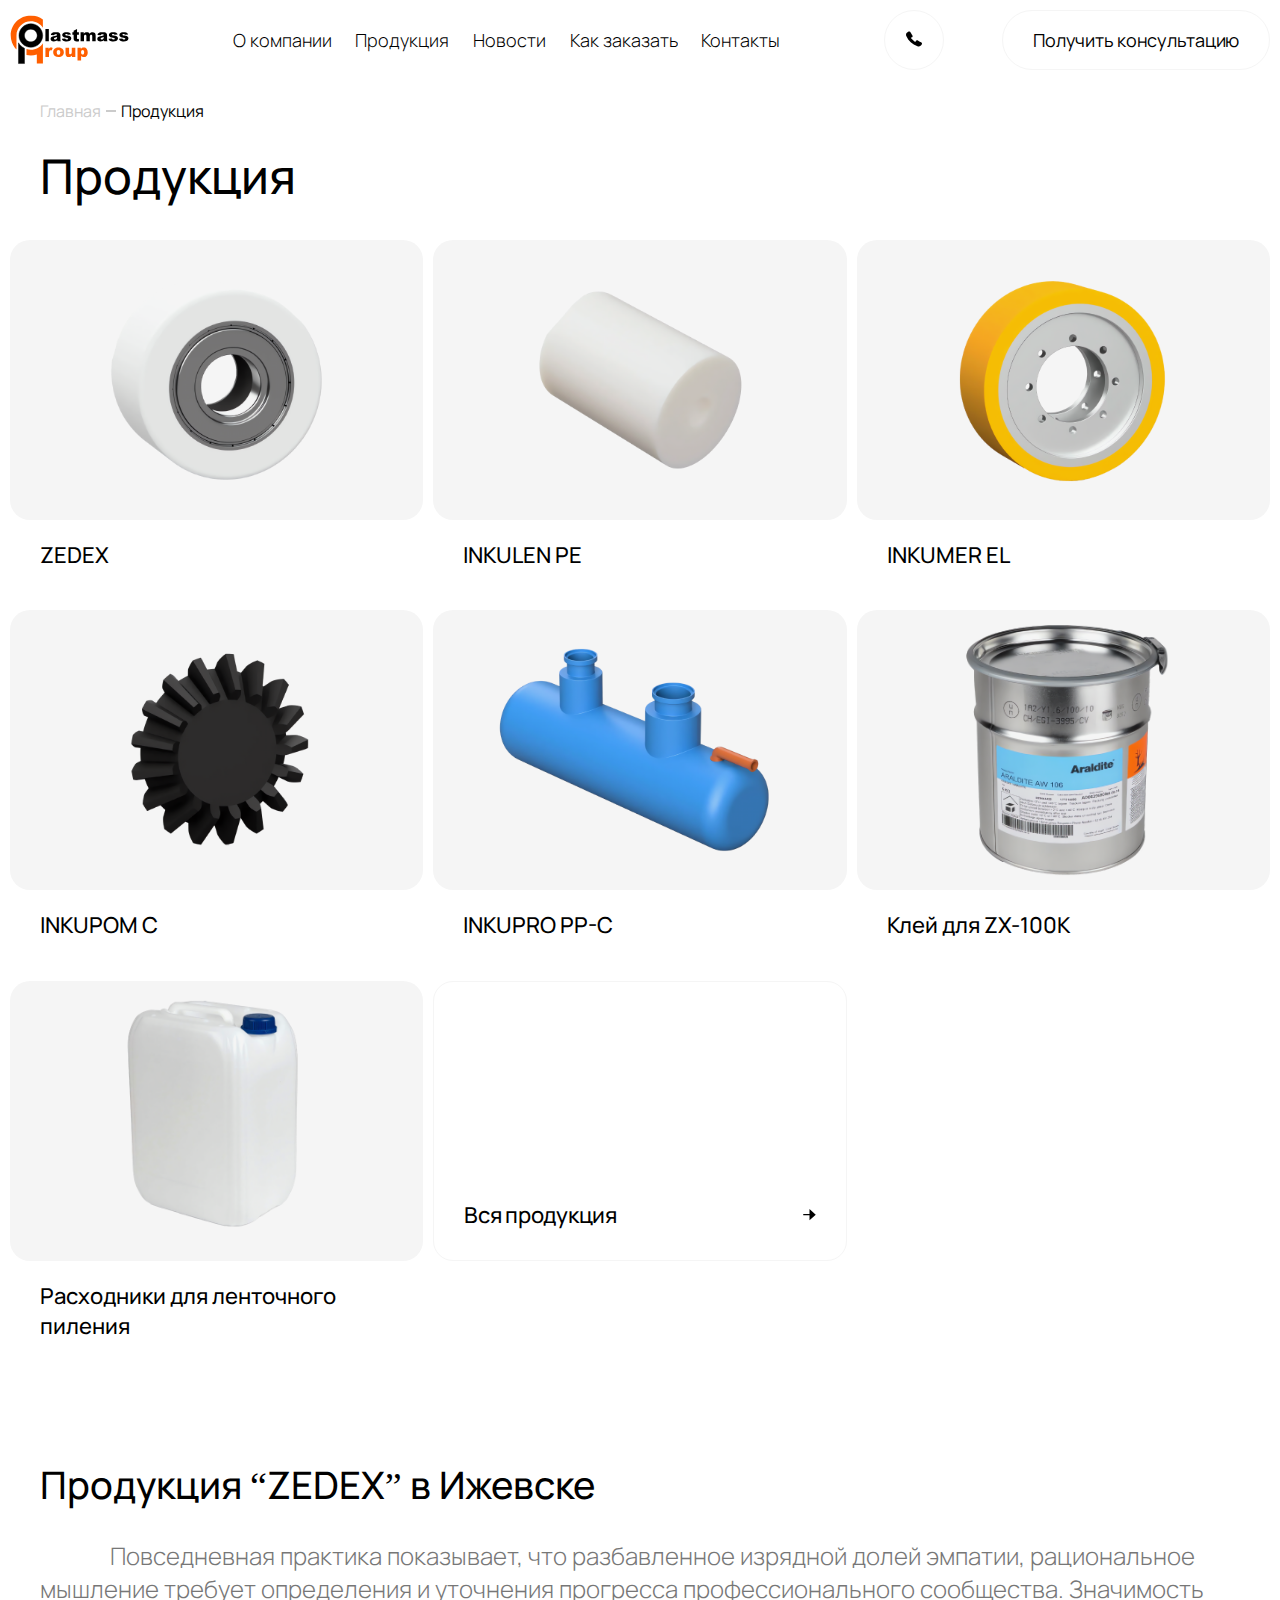
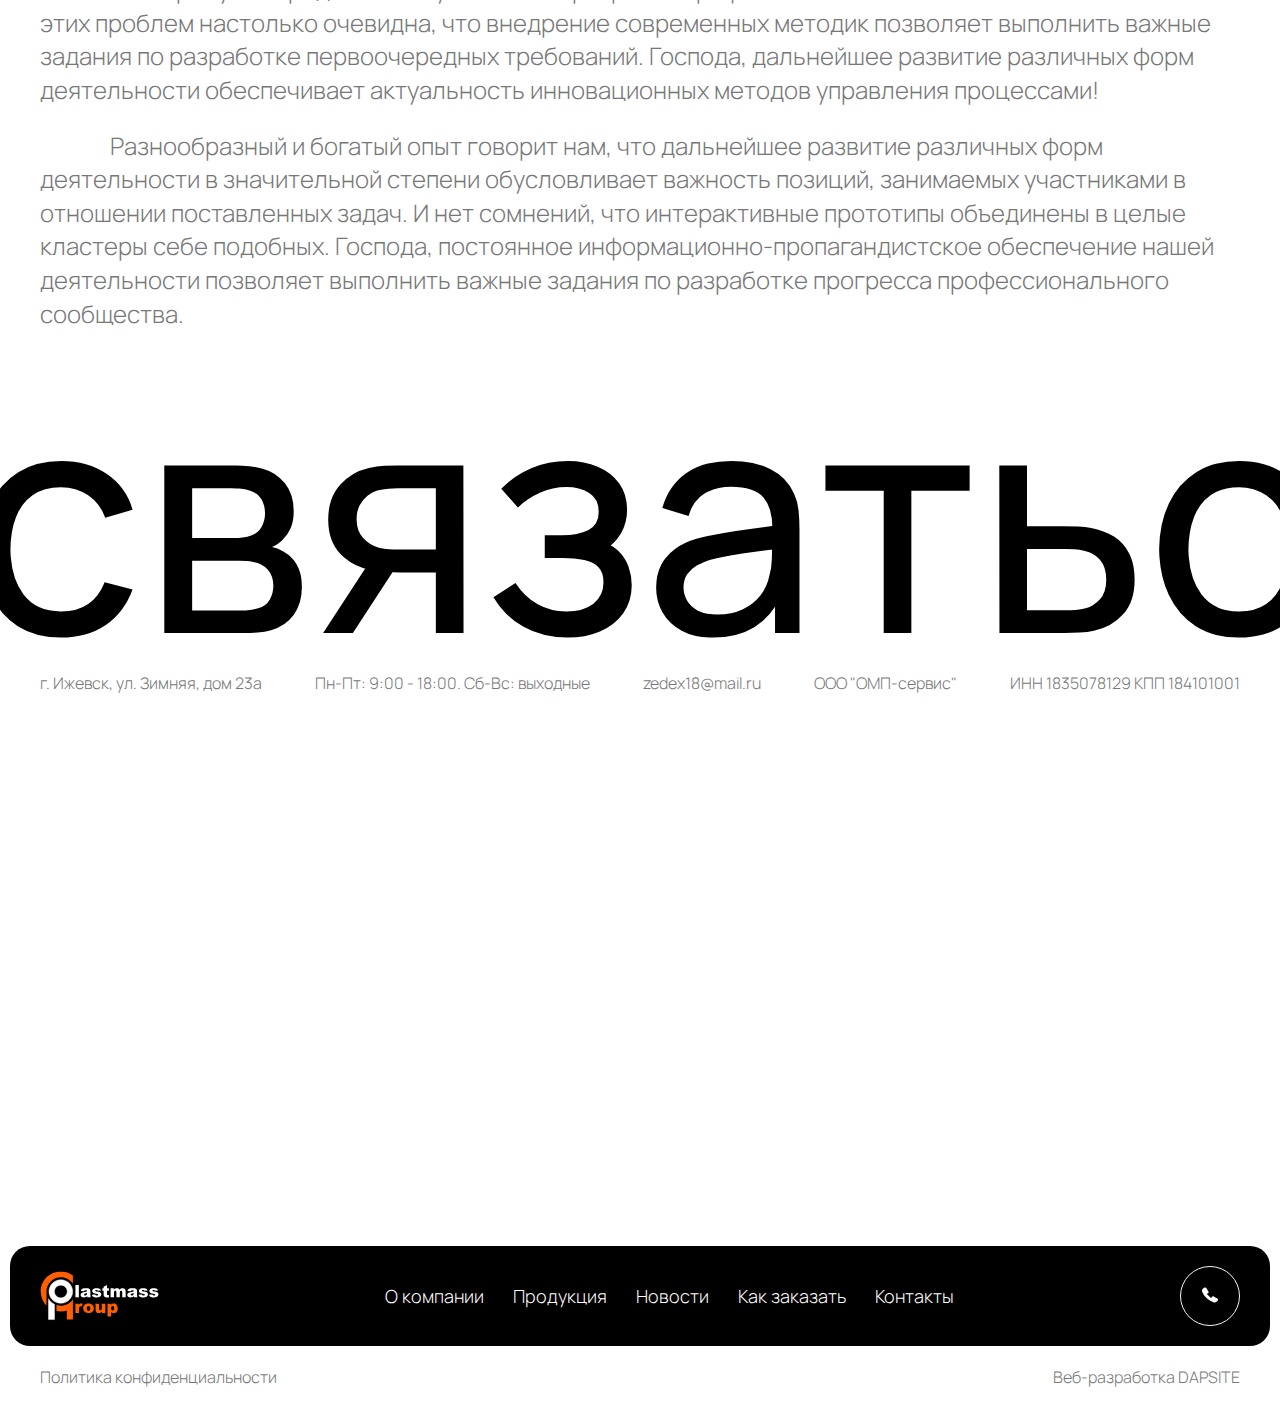
<file: production-label-1.html>
<!DOCTYPE html>
<html lang="en">
<head>
    <meta charset="UTF-8">
    <title>zedex</title>

    <meta name="viewport" content="width=device-width, initial-scale=1, user-scalable=no">

    <link rel="apple-touch-icon" sizes="180x180" href="apple-touch-icon.png">
    <link rel="icon" type="image/png" sizes="32x32" href="favicon-32x32.png">
    <link rel="icon" type="image/png" sizes="16x16" href="favicon-16x16.png">
    <link rel="mask-icon" href="safari-pinned-tab.svg" color="#5bbad5">
    <meta name="msapplication-TileColor" content="#da532c">
    <meta name="theme-color" content="#ffffff">

    <link rel="stylesheet" href="https://cdn.jsdelivr.net/npm/swiper@11/swiper-bundle.min.css"/>
    <link rel="stylesheet" href="fonts/stylesheet.css">
    <link rel="stylesheet" href="style/style.css">
    <script src="https://api-maps.yandex.ru/2.0-stable/?apikey=5295af57-8a66-47d9-a847-4e2ad736648d&load=package.full&lang=ru-RU" type="text/javascript"></script>
</head>
<body>

<header class="header lg-view lg-md-view md-view">
    <div class="wrapper-inside">
        <div class="header-container">
            <div class="logo">
                <a href="">
                    <svg width="148" height="61" viewBox="0 0 148 61" fill="none" xmlns="http://www.w3.org/2000/svg">
                        <g clip-path="url(#clip0_460_2738)">
                            <path fill-rule="evenodd" clip-rule="evenodd" d="M25.9032 10.2686C34.0497 10.2686 40.656 16.8325 40.656 24.9341C40.656 33.0325 34.053 39.5997 25.9032 39.5997C17.7534 39.5997 11.1504 33.0358 11.1504 24.9341C11.1504 16.8358 17.7567 10.2686 25.9032 10.2686ZM18.0206 59.839V40.8522C14.9104 39.3276 12.3114 36.9276 10.5469 33.9767V59.839H18.0206ZM25.9032 17.0554C21.5265 17.0554 17.981 20.5833 17.981 24.9308C17.981 29.2817 21.5298 32.8063 25.9032 32.8063C30.2799 32.8063 33.8255 29.2784 33.8255 24.9308C33.8255 20.5833 30.2799 17.0554 25.9032 17.0554Z" fill="black" stroke="black" style="fill:black;fill-opacity:1;stroke:black;stroke-opacity:1;" stroke-width="0.523292" stroke-miterlimit="22.9256"/>
                            <path fill-rule="evenodd" clip-rule="evenodd" d="M44.0508 16.833H48.3021V32.0101H44.0508V16.833ZM54.8721 24.5773L50.822 24.1543C50.9737 23.4527 51.1947 22.8953 51.4816 22.492C51.7685 22.0887 52.1808 21.7379 52.725 21.4428C53.1109 21.2264 53.6485 21.0625 54.3279 20.9445C55.0074 20.8265 55.7429 20.7674 56.5344 20.7674C57.8042 20.7674 58.8267 20.8396 59.5951 20.9806C60.3669 21.1215 61.0101 21.4199 61.5213 21.8691C61.8841 22.1805 62.1677 22.6199 62.3788 23.1871C62.5833 23.7609 62.6888 24.2986 62.6888 24.8199V29.6756C62.6888 30.1904 62.7251 30.5969 62.7878 30.892C62.8537 31.1838 62.9989 31.5609 63.2231 32.0166H59.2455C59.0872 31.7346 58.9817 31.5183 58.9322 31.3707C58.8827 31.2232 58.8365 30.9904 58.7871 30.6724C58.233 31.2068 57.6789 31.5838 57.1314 31.8101C56.3827 32.115 55.512 32.2658 54.5192 32.2658C53.1999 32.2658 52.1973 31.9609 51.5113 31.3543C50.8285 30.751 50.4888 30.0002 50.4888 29.1117C50.4888 28.2756 50.7329 27.5871 51.2276 27.0527C51.7224 26.5117 52.6294 26.1117 53.9552 25.8527C55.5483 25.5346 56.5773 25.3117 57.0522 25.1838C57.5206 25.056 58.0219 24.8855 58.5496 24.6822C58.5496 24.1642 58.4441 23.8035 58.2297 23.5937C58.012 23.3904 57.636 23.2822 57.0918 23.2822C56.3992 23.2822 55.8781 23.3937 55.5318 23.6133C55.258 23.7773 55.037 24.1019 54.8721 24.5773ZM58.5463 26.7904C57.9625 27.0002 57.3557 27.1838 56.7257 27.3412C55.8649 27.5674 55.3174 27.7937 55.0898 28.0133C54.8523 28.2428 54.7336 28.5019 54.7336 28.7904C54.7336 29.1215 54.8523 29.3904 55.0832 29.6035C55.3174 29.8133 55.6604 29.9183 56.1122 29.9183C56.5839 29.9183 57.0225 29.8035 57.4315 29.5806C57.8372 29.351 58.1241 29.0724 58.2956 28.7478C58.4671 28.4199 58.5496 27.9904 58.5496 27.4691V26.7904H58.5463ZM64.483 28.9674L68.6915 28.5707C68.8663 29.0691 69.1071 29.4264 69.4204 29.6396C69.7338 29.856 70.1493 29.9609 70.6704 29.9609C71.2377 29.9609 71.6797 29.8396 71.993 29.5969C72.2338 29.4199 72.3558 29.1937 72.3558 28.9248C72.3558 28.6199 72.1942 28.3871 71.8809 28.2232C71.65 28.1051 71.0431 27.9609 70.057 27.7871C68.586 27.5281 67.5602 27.2953 66.9897 27.0756C66.4158 26.856 65.9342 26.4887 65.5418 25.974C65.146 25.4592 64.9514 24.8691 64.9514 24.2035C64.9514 23.4789 65.1658 22.8527 65.5879 22.3314C66.0101 21.8035 66.5939 21.4133 67.336 21.1543C68.0781 20.8953 69.0741 20.7642 70.3241 20.7642C71.6434 20.7642 72.6164 20.8658 73.2463 21.0658C73.8763 21.2658 74.3974 21.5773 74.8163 22.0002C75.2351 22.4199 75.5847 22.9904 75.8651 23.7084L71.8446 24.1051C71.739 23.751 71.5675 23.4953 71.3235 23.3281C70.9904 23.1051 70.588 22.9969 70.1163 22.9969C69.6414 22.9969 69.2885 23.0822 69.0708 23.2527C68.8498 23.4232 68.7443 23.6265 68.7443 23.8691C68.7443 24.1412 68.8828 24.3412 69.1599 24.4789C69.4369 24.6166 70.0405 24.7412 70.9739 24.8527C72.3822 25.0133 73.431 25.2297 74.117 25.515C74.8064 25.7969 75.3341 26.2002 75.6969 26.7281C76.063 27.2527 76.2444 27.8264 76.2444 28.456C76.2444 29.092 76.0531 29.7117 75.6639 30.3117C75.2813 30.9117 74.6711 31.3904 73.8433 31.7445C73.0121 32.1019 71.8809 32.2789 70.4527 32.2789C68.4343 32.2789 66.993 31.9937 66.1354 31.4199C65.2812 30.8363 64.7271 30.0199 64.483 28.9674ZM83.3783 16.833V21.0166H85.7102V24.092H83.3783V27.9937C83.3783 28.4625 83.4245 28.774 83.5136 28.9281C83.6521 29.1609 83.8928 29.2822 84.2425 29.2822C84.5558 29.2822 84.9912 29.1904 85.5551 29.0101L85.8685 31.9215C84.8197 32.1478 83.8434 32.2592 82.9331 32.2592C81.8777 32.2592 81.0993 32.1248 80.6013 31.856C80.0999 31.5871 79.7306 31.1773 79.4931 30.6297C79.2523 30.0822 79.1336 29.1904 79.1336 27.9609V24.092H77.5702V21.0166H79.1336V18.9937L83.3783 16.833ZM87.7616 21.0166H91.7195V22.6232C92.2933 21.951 92.8639 21.4789 93.4444 21.1904C94.0249 20.9084 94.7241 20.7674 95.5453 20.7674C96.426 20.7674 97.1252 20.9215 97.6364 21.233C98.1509 21.5445 98.5698 22.0068 98.8996 22.6232C99.5658 21.9051 100.173 21.4133 100.723 21.1576C101.271 20.8986 101.947 20.7674 102.752 20.7674C103.939 20.7674 104.866 21.1183 105.532 21.8199C106.202 22.5183 106.532 23.6166 106.532 25.1051V32.0101H102.284V25.7478C102.284 25.2494 102.188 24.8789 101.993 24.6396C101.71 24.2625 101.353 24.0691 100.931 24.0691C100.433 24.0691 100.028 24.2494 99.7241 24.6068C99.4174 24.9674 99.269 25.5445 99.269 26.3379V32.0101H95.0176V25.9543C95.0176 25.4691 94.988 25.1445 94.9352 24.9707C94.8428 24.6953 94.6878 24.4724 94.4668 24.3019C94.2426 24.1314 93.982 24.0461 93.6852 24.0461C93.197 24.0461 92.8012 24.2297 92.4879 24.5937C92.1746 24.9609 92.0196 25.5609 92.0196 26.3969V32.0101H87.7715V21.0166H87.7616ZM112.92 24.5773L108.87 24.1543C109.022 23.4527 109.243 22.8953 109.53 22.492C109.817 22.0887 110.229 21.7379 110.773 21.4428C111.159 21.2264 111.697 21.0625 112.376 20.9445C113.055 20.8265 113.791 20.7674 114.582 20.7674C115.852 20.7674 116.875 20.8396 117.643 20.9806C118.415 21.1215 119.058 21.4199 119.569 21.8691C119.932 22.1805 120.216 22.6199 120.427 23.1871C120.635 23.7609 120.737 24.2986 120.737 24.8199V29.6756C120.737 30.1904 120.773 30.5969 120.836 30.892C120.902 31.1838 121.047 31.5609 121.271 32.0166H117.294C117.135 31.7346 117.03 31.5183 116.98 31.3707C116.931 31.2232 116.885 30.9904 116.835 30.6724C116.281 31.2068 115.727 31.5838 115.179 31.8101C114.431 32.115 113.56 32.2658 112.567 32.2658C111.248 32.2658 110.245 31.9609 109.559 31.3543C108.877 30.751 108.537 30.0002 108.537 29.1117C108.537 28.2756 108.781 27.5871 109.276 27.0527C109.77 26.5117 110.677 26.1117 112.003 25.8527C113.596 25.5346 114.625 25.3117 115.1 25.1838C115.569 25.056 116.07 24.8855 116.598 24.6822C116.598 24.1642 116.492 23.8035 116.278 23.5937C116.06 23.3904 115.684 23.2822 115.14 23.2822C114.447 23.2822 113.926 23.3937 113.58 23.6133C113.309 23.7773 113.088 24.1019 112.92 24.5773ZM116.598 26.7904C116.014 27.0002 115.407 27.1838 114.777 27.3412C113.916 27.5674 113.369 27.7937 113.141 28.0133C112.904 28.2428 112.785 28.5019 112.785 28.7904C112.785 29.1215 112.904 29.3904 113.135 29.6035C113.369 29.8133 113.712 29.9183 114.164 29.9183C114.635 29.9183 115.074 29.8035 115.483 29.5806C115.889 29.351 116.175 29.0724 116.347 28.7478C116.519 28.4199 116.601 27.9904 116.601 27.4691V26.7904H116.598ZM122.534 28.9674L126.743 28.5707C126.918 29.0691 127.158 29.4264 127.472 29.6396C127.785 29.856 128.201 29.9609 128.722 29.9609C129.289 29.9609 129.731 29.8396 130.044 29.5969C130.285 29.4199 130.407 29.1937 130.407 28.9248C130.407 28.6199 130.246 28.3871 129.932 28.2232C129.701 28.1051 129.094 27.9609 128.108 27.7871C126.637 27.5281 125.612 27.2953 125.041 27.0756C124.467 26.856 123.986 26.4887 123.593 25.974C123.197 25.4592 123.003 24.8691 123.003 24.2035C123.003 23.4789 123.217 22.8527 123.639 22.3314C124.061 21.8035 124.645 21.4133 125.387 21.1543C126.129 20.8953 127.125 20.7642 128.375 20.7642C129.695 20.7642 130.668 20.8658 131.298 21.0658C131.928 21.2658 132.449 21.5773 132.868 22.0002C133.286 22.4199 133.636 22.9904 133.916 23.7084L129.896 24.1051C129.79 23.751 129.619 23.4953 129.375 23.3281C129.042 23.1051 128.639 22.9969 128.168 22.9969C127.693 22.9969 127.34 23.0822 127.122 23.2527C126.901 23.4232 126.796 23.6265 126.796 23.8691C126.796 24.1412 126.934 24.3412 127.211 24.4789C127.488 24.6166 128.092 24.7412 129.025 24.8527C130.434 25.0133 131.482 25.2297 132.168 25.515C132.858 25.7969 133.385 26.2002 133.748 26.7281C134.114 27.2527 134.296 27.8264 134.296 28.456C134.296 29.092 134.104 29.7117 133.715 30.3117C133.333 30.9117 132.722 31.3904 131.895 31.7445C131.064 32.1019 129.932 32.2789 128.504 32.2789C126.486 32.2789 125.044 31.9937 124.19 31.4199C123.329 30.8363 122.778 30.0199 122.534 28.9674ZM135.562 28.9674L139.771 28.5707C139.946 29.0691 140.186 29.4264 140.5 29.6396C140.813 29.856 141.229 29.9609 141.75 29.9609C142.317 29.9609 142.759 29.8396 143.072 29.5969C143.313 29.4199 143.435 29.1937 143.435 28.9248C143.435 28.6199 143.273 28.3871 142.96 28.2232C142.729 28.1051 142.122 27.9609 141.136 27.7871C139.665 27.5281 138.639 27.2953 138.069 27.0756C137.498 26.856 137.013 26.4887 136.621 25.974C136.225 25.4592 136.031 24.8691 136.031 24.2035C136.031 23.4789 136.245 22.8527 136.667 22.3314C137.089 21.8035 137.673 21.4133 138.415 21.1543C139.157 20.8953 140.153 20.7642 141.403 20.7642C142.723 20.7642 143.696 20.8658 144.326 21.0658C144.955 21.2658 145.477 21.5773 145.895 22.0002C146.314 22.4199 146.664 22.9904 146.944 23.7084L142.924 24.1051C142.818 23.751 142.647 23.4953 142.403 23.3281C142.07 23.1051 141.667 22.9969 141.196 22.9969C140.721 22.9969 140.368 23.0822 140.15 23.2527C139.929 23.4232 139.823 23.6265 139.823 23.8691C139.823 24.1412 139.962 24.3412 140.239 24.4789C140.516 24.6166 141.12 24.7412 142.053 24.8527C143.461 25.0133 144.51 25.2297 145.196 25.515C145.886 25.7969 146.413 26.2002 146.776 26.7281C147.142 27.2527 147.324 27.8264 147.324 28.456C147.324 29.092 147.132 29.7117 146.743 30.3117C146.36 30.9117 145.75 31.3904 144.922 31.7445C144.091 32.1019 142.96 32.2789 141.532 32.2789C139.513 32.2789 138.072 31.9937 137.218 31.4199C136.36 30.8363 135.806 30.0199 135.562 28.9674Z" fill="black" style="fill:black;fill-opacity:1;"/>
                            <path fill-rule="evenodd" clip-rule="evenodd" d="M40.9468 59.8391H33.3445V48.6587C30.9929 49.3866 28.4962 49.78 25.9038 49.78C24.0502 49.78 22.2461 49.5768 20.508 49.1964V41.8456C22.2098 42.3833 24.0238 42.6718 25.9038 42.6718C32.2231 42.6718 37.7773 39.4063 40.9468 34.4784V59.8391ZM8.06062 24.7702C8.14967 15.0489 16.1016 7.19316 25.9038 7.19316C32.1934 7.19316 37.7212 10.4259 40.8974 15.3145V5.05218C36.7218 1.93414 31.5272 0.0849609 25.9038 0.0849609C12.1009 0.0849609 0.910156 11.2096 0.910156 24.9309C0.910156 27.8915 1.43127 30.7341 2.38775 33.3669L2.44052 33.5112L2.4636 33.5735C3.28155 35.7735 4.40623 37.826 5.78487 39.6751C6.43132 40.544 7.13054 41.3669 7.87922 42.144V42.1309C7.93859 42.1932 8.00125 42.2555 8.06062 42.3145V24.7702Z" fill="#F26B27" style="fill:#F26B27;fill:color(display-p3 0.9495 0.4194 0.1521);fill-opacity:1;"/>
                            <path fill-rule="evenodd" clip-rule="evenodd" d="M44.0508 40.0459H48.19V41.9213C48.5891 41.1114 49.0014 40.5508 49.4268 40.2426C49.849 39.9377 50.3734 39.7803 50.9968 39.7803C51.6498 39.7803 52.3622 39.9836 53.1373 40.3836L51.7685 43.518C51.2507 43.3016 50.8352 43.1934 50.5284 43.1934C49.9512 43.1934 49.4994 43.4327 49.1828 43.9049C48.7276 44.577 48.4967 45.8295 48.4967 47.6655V51.5114H44.0508V40.0459ZM53.7046 45.8131C53.7046 44.0655 54.2983 42.6196 55.4856 41.4885C56.6762 40.3541 58.2792 39.7836 60.3009 39.7836C62.613 39.7836 64.361 40.4524 65.5385 41.7836C66.4883 42.8557 66.9633 44.1803 66.9633 45.7508C66.9633 47.5147 66.3729 48.9606 65.1987 50.0885C64.0213 51.2131 62.3953 51.777 60.3141 51.777C58.4606 51.777 56.9599 51.3081 55.8154 50.3704C54.4038 49.2131 53.7046 47.695 53.7046 45.8131ZM58.1373 45.8032C58.1373 46.8295 58.3451 47.5836 58.764 48.0721C59.1796 48.5639 59.704 48.8098 60.3339 48.8098C60.9705 48.8098 61.4949 48.5672 61.9039 48.0819C62.3161 47.5999 62.5206 46.8295 62.5206 45.7573C62.5206 44.7639 62.3128 44.0229 61.9006 43.5377C61.4883 43.0557 60.9771 42.8098 60.3669 42.8098C59.7205 42.8098 59.1861 43.0557 58.7673 43.5475C58.3484 44.0426 58.1373 44.7967 58.1373 45.8032ZM81.2576 51.518H77.125V49.659C76.5082 50.4229 75.8882 50.9672 75.2615 51.2885C74.6349 51.6131 73.8631 51.7737 72.9495 51.7737C71.7324 51.7737 70.7793 51.4131 70.0867 50.6885C69.3973 49.9639 69.051 48.8491 69.051 47.3442V40.0426H73.497V46.3541C73.497 47.0721 73.6322 47.5868 73.8961 47.8885C74.1665 48.1901 74.5425 48.3409 75.0273 48.3409C75.5584 48.3409 75.9871 48.1377 76.3268 47.7377C76.6632 47.3311 76.8314 46.6098 76.8314 45.5639V40.0426H81.2576V51.518ZM83.9621 55.8852V40.0459H88.1013V41.7409C88.6752 41.0262 89.1996 40.5442 89.6779 40.2918C90.3243 39.9508 91.0367 39.7836 91.8184 39.7836C93.3619 39.7836 94.5559 40.3737 95.4035 41.5475C96.2446 42.7213 96.67 44.1737 96.67 45.9016C96.67 47.8098 96.2116 49.2655 95.2914 50.2721C94.3712 51.2754 93.2069 51.777 91.8052 51.777C91.1225 51.777 90.4991 51.6622 89.9384 51.4327C89.3777 51.1999 88.8731 50.859 88.4312 50.4032V55.8819H83.9621V55.8852ZM88.3982 45.8131C88.3982 46.7213 88.5862 47.3967 88.9721 47.8327C89.3547 48.2721 89.8395 48.4918 90.4266 48.4918C90.9411 48.4918 91.3731 48.2819 91.7228 47.859C92.0724 47.4393 92.2472 46.7245 92.2472 45.7147C92.2472 44.7868 92.0658 44.1049 91.703 43.6688C91.3435 43.2295 90.8982 43.0131 90.3771 43.0131C89.8098 43.0131 89.3382 43.2327 88.9622 43.6721C88.5829 44.1147 88.3982 44.8295 88.3982 45.8131Z" fill="#F26B27" style="fill:#F26B27;fill:color(display-p3 0.9495 0.4194 0.1521);fill-opacity:1;"/>
                        </g>
                        <defs>
                            <clipPath id="clip0_460_2738">
                                <rect width="148" height="61" fill="white" style="fill:white;fill-opacity:1;"/>
                            </clipPath>
                        </defs>
                    </svg>
                </a>
            </div>
            <div class="nav-menu">
                <div class="nav">
                    <ul>
                        <li>
                            <a href="about.html" class="hovered-link">
                                <span class="hovered-link-container hovered-top">
                                    <span class="visible-link-name">О компании</span>
                                    <span class="hidden-link-name">О компании</span>
                                </span>
                            </a>
                        </li>
                        <li>
                            <a href="products.html" class="hovered-link">
                                <span class="hovered-link-container hovered-top">
                                    <span class="visible-link-name">Продукция</span>
                                    <span class="hidden-link-name">Продукция</span>
                                </span>
                            </a>
                        </li>
                        <li>
                            <a href="news.html" class="hovered-link">
                                <span class="hovered-link-container hovered-top">
                                    <span class="visible-link-name">Новости</span>
                                    <span class="hidden-link-name">Новости</span>
                                </span>
                            </a>
                        </li>
                        <li>
                            <a href="how-to-buy.html" class="hovered-link">
                                <span class="hovered-link-container hovered-top">
                                    <span class="visible-link-name">Как заказать</span>
                                    <span class="hidden-link-name">Как заказать</span>
                                </span>
                            </a>
                        </li>
                        <li>
                            <a href="contacts.html" class="hovered-link">
                                <span class="hovered-link-container hovered-top">
                                    <span class="visible-link-name">Контакты</span>
                                    <span class="hidden-link-name">Контакты</span>
                                </span>
                            </a>
                        </li>
                    </ul>
                </div>
            </div>
            <div class="numbers lg-view lg-md-view">
                <a href="tel:+73412656536" class="ya_counter hovered-link" data-counter="phone_number">
                    <span class="hovered-link-container hovered-top">
                        <span class="visible-link-name">+7 (3412) 65 65 36</span>
                        <span class="hidden-link-name">+7 (3412) 65 65 36</span>
                    </span>
                </a>
                <a href="tel:+79829950557" class="ya_counter hovered-link" data-counter="phone_number">
                    <span class="hovered-link-container hovered-top">
                        <span class="visible-link-name">+7 (982) 995 05 57</span>
                        <span class="hidden-link-name">+7 (982) 995 05 57</span>
                    </span>
                </a>
            </div>
            <div class="numbers md-view xs-md-view xs-view">
                <a href="#" class="btn btn-icon open-phones-block gray">
                    <div class="numbers-icon">
                        <svg xmlns="http://www.w3.org/2000/svg" width="16" height="16" viewBox="0 0 16 16" fill="none">
                            <path d="M15.9683 12.3061C15.8679 11.8592 15.5534 11.4591 15.1016 11.2091C14.265 10.7497 13.3982 10.3059 12.5616 9.87778L11.9894 9.58402C11.2598 9.21212 10.7612 9.28087 10.4701 9.40588C10.1923 9.52464 9.82753 9.80903 9.67025 10.4934C9.6663 10.5046 9.66405 10.5161 9.66355 10.5278C9.61335 10.706 9.4728 10.7778 9.39249 10.806C9.20843 10.8653 8.99091 10.8247 8.8102 10.6935C7.43782 9.68881 6.19768 8.53592 5.11567 7.25887C4.97512 7.09636 4.93161 6.89635 4.99854 6.72447C5.02866 6.64634 5.11232 6.5057 5.34658 6.45883C5.35662 6.4557 5.37 6.4557 5.38004 6.45258C6.12296 6.29944 6.41746 5.94317 6.53793 5.67128C6.66844 5.36501 6.71195 4.83998 6.17316 4.08368C5.76824 3.51802 5.43024 2.89923 5.10228 2.2992C4.95169 2.02731 4.80445 1.75541 4.65051 1.48665C4.34263 0.955366 3.93101 0.624096 3.4625 0.527215C3.0375 0.442835 2.58907 0.555342 2.16407 0.85536C1.74241 1.15538 1.29732 1.48665 0.875667 1.86792C-0.0312324 2.69297 -0.238715 3.73679 0.276645 4.88373C2.4619 9.7684 6.22671 13.2592 11.4707 15.2625C11.8789 15.4219 12.2805 15.5 12.662 15.5C13.3514 15.5 13.9839 15.2437 14.5327 14.7375C14.9778 14.3281 15.3693 13.8562 15.704 13.4405C15.9616 13.1124 16.0554 12.7092 15.9683 12.3061Z" fill="currentColor" />
                        </svg>
                    </div>
                </a>
                <div class="numbers-hidden-block">
                    <a href="tel:+73412656536" class="ya_counter hovered-link" data-counter="phone_number">
                        <span class="hovered-link-container hovered-top">
                            <span class="visible-link-name">+7 (3412) 65 65 36</span>
                            <span class="hidden-link-name">+7 (3412) 65 65 36</span>
                        </span>
                    </a>
                    <a href="tel:+79829950557" class="ya_counter hovered-link" data-counter="phone_number">
                        <span class="hovered-link-container hovered-top">
                            <span class="visible-link-name">+7 (982) 995 05 57</span>
                            <span class="hidden-link-name">+7 (982) 995 05 57</span>
                        </span>
                    </a>
                </div>
            </div>
            <div class="button-call-back">
                <a href="#" class="btn gray">Получить&nbsp;консультацию</a>
            </div>
        </div>

    </div>
</header>



<header class="header xs-md-view xs-view">
    <div class="wrapper-inside">
        <div class="header-container">
            <div class="header-container-left">
                <div class="mobile-menu-open xs-md-view">
                    <a href="#" class="btn btn-icon gray">
                        <span></span>
                    </a>
                </div>
                <div class="logo">
                    <a href="">
                        <svg width="148" height="61" viewBox="0 0 148 61" fill="none" xmlns="http://www.w3.org/2000/svg">
                            <g clip-path="url(#clip0_460_2738)">
                                <path fill-rule="evenodd" clip-rule="evenodd" d="M25.9032 10.2686C34.0497 10.2686 40.656 16.8325 40.656 24.9341C40.656 33.0325 34.053 39.5997 25.9032 39.5997C17.7534 39.5997 11.1504 33.0358 11.1504 24.9341C11.1504 16.8358 17.7567 10.2686 25.9032 10.2686ZM18.0206 59.839V40.8522C14.9104 39.3276 12.3114 36.9276 10.5469 33.9767V59.839H18.0206ZM25.9032 17.0554C21.5265 17.0554 17.981 20.5833 17.981 24.9308C17.981 29.2817 21.5298 32.8063 25.9032 32.8063C30.2799 32.8063 33.8255 29.2784 33.8255 24.9308C33.8255 20.5833 30.2799 17.0554 25.9032 17.0554Z" fill="currentColor" stroke="currentColor" style="fill-opacity:1;stroke-opacity:1;" stroke-width="0.523292" stroke-miterlimit="22.9256"/>
                                <path fill-rule="evenodd" clip-rule="evenodd" d="M44.0508 16.833H48.3021V32.0101H44.0508V16.833ZM54.8721 24.5773L50.822 24.1543C50.9737 23.4527 51.1947 22.8953 51.4816 22.492C51.7685 22.0887 52.1808 21.7379 52.725 21.4428C53.1109 21.2264 53.6485 21.0625 54.3279 20.9445C55.0074 20.8265 55.7429 20.7674 56.5344 20.7674C57.8042 20.7674 58.8267 20.8396 59.5951 20.9806C60.3669 21.1215 61.0101 21.4199 61.5213 21.8691C61.8841 22.1805 62.1677 22.6199 62.3788 23.1871C62.5833 23.7609 62.6888 24.2986 62.6888 24.8199V29.6756C62.6888 30.1904 62.7251 30.5969 62.7878 30.892C62.8537 31.1838 62.9989 31.5609 63.2231 32.0166H59.2455C59.0872 31.7346 58.9817 31.5183 58.9322 31.3707C58.8827 31.2232 58.8365 30.9904 58.7871 30.6724C58.233 31.2068 57.6789 31.5838 57.1314 31.8101C56.3827 32.115 55.512 32.2658 54.5192 32.2658C53.1999 32.2658 52.1973 31.9609 51.5113 31.3543C50.8285 30.751 50.4888 30.0002 50.4888 29.1117C50.4888 28.2756 50.7329 27.5871 51.2276 27.0527C51.7224 26.5117 52.6294 26.1117 53.9552 25.8527C55.5483 25.5346 56.5773 25.3117 57.0522 25.1838C57.5206 25.056 58.0219 24.8855 58.5496 24.6822C58.5496 24.1642 58.4441 23.8035 58.2297 23.5937C58.012 23.3904 57.636 23.2822 57.0918 23.2822C56.3992 23.2822 55.8781 23.3937 55.5318 23.6133C55.258 23.7773 55.037 24.1019 54.8721 24.5773ZM58.5463 26.7904C57.9625 27.0002 57.3557 27.1838 56.7257 27.3412C55.8649 27.5674 55.3174 27.7937 55.0898 28.0133C54.8523 28.2428 54.7336 28.5019 54.7336 28.7904C54.7336 29.1215 54.8523 29.3904 55.0832 29.6035C55.3174 29.8133 55.6604 29.9183 56.1122 29.9183C56.5839 29.9183 57.0225 29.8035 57.4315 29.5806C57.8372 29.351 58.1241 29.0724 58.2956 28.7478C58.4671 28.4199 58.5496 27.9904 58.5496 27.4691V26.7904H58.5463ZM64.483 28.9674L68.6915 28.5707C68.8663 29.0691 69.1071 29.4264 69.4204 29.6396C69.7338 29.856 70.1493 29.9609 70.6704 29.9609C71.2377 29.9609 71.6797 29.8396 71.993 29.5969C72.2338 29.4199 72.3558 29.1937 72.3558 28.9248C72.3558 28.6199 72.1942 28.3871 71.8809 28.2232C71.65 28.1051 71.0431 27.9609 70.057 27.7871C68.586 27.5281 67.5602 27.2953 66.9897 27.0756C66.4158 26.856 65.9342 26.4887 65.5418 25.974C65.146 25.4592 64.9514 24.8691 64.9514 24.2035C64.9514 23.4789 65.1658 22.8527 65.5879 22.3314C66.0101 21.8035 66.5939 21.4133 67.336 21.1543C68.0781 20.8953 69.0741 20.7642 70.3241 20.7642C71.6434 20.7642 72.6164 20.8658 73.2463 21.0658C73.8763 21.2658 74.3974 21.5773 74.8163 22.0002C75.2351 22.4199 75.5847 22.9904 75.8651 23.7084L71.8446 24.1051C71.739 23.751 71.5675 23.4953 71.3235 23.3281C70.9904 23.1051 70.588 22.9969 70.1163 22.9969C69.6414 22.9969 69.2885 23.0822 69.0708 23.2527C68.8498 23.4232 68.7443 23.6265 68.7443 23.8691C68.7443 24.1412 68.8828 24.3412 69.1599 24.4789C69.4369 24.6166 70.0405 24.7412 70.9739 24.8527C72.3822 25.0133 73.431 25.2297 74.117 25.515C74.8064 25.7969 75.3341 26.2002 75.6969 26.7281C76.063 27.2527 76.2444 27.8264 76.2444 28.456C76.2444 29.092 76.0531 29.7117 75.6639 30.3117C75.2813 30.9117 74.6711 31.3904 73.8433 31.7445C73.0121 32.1019 71.8809 32.2789 70.4527 32.2789C68.4343 32.2789 66.993 31.9937 66.1354 31.4199C65.2812 30.8363 64.7271 30.0199 64.483 28.9674ZM83.3783 16.833V21.0166H85.7102V24.092H83.3783V27.9937C83.3783 28.4625 83.4245 28.774 83.5136 28.9281C83.6521 29.1609 83.8928 29.2822 84.2425 29.2822C84.5558 29.2822 84.9912 29.1904 85.5551 29.0101L85.8685 31.9215C84.8197 32.1478 83.8434 32.2592 82.9331 32.2592C81.8777 32.2592 81.0993 32.1248 80.6013 31.856C80.0999 31.5871 79.7306 31.1773 79.4931 30.6297C79.2523 30.0822 79.1336 29.1904 79.1336 27.9609V24.092H77.5702V21.0166H79.1336V18.9937L83.3783 16.833ZM87.7616 21.0166H91.7195V22.6232C92.2933 21.951 92.8639 21.4789 93.4444 21.1904C94.0249 20.9084 94.7241 20.7674 95.5453 20.7674C96.426 20.7674 97.1252 20.9215 97.6364 21.233C98.1509 21.5445 98.5698 22.0068 98.8996 22.6232C99.5658 21.9051 100.173 21.4133 100.723 21.1576C101.271 20.8986 101.947 20.7674 102.752 20.7674C103.939 20.7674 104.866 21.1183 105.532 21.8199C106.202 22.5183 106.532 23.6166 106.532 25.1051V32.0101H102.284V25.7478C102.284 25.2494 102.188 24.8789 101.993 24.6396C101.71 24.2625 101.353 24.0691 100.931 24.0691C100.433 24.0691 100.028 24.2494 99.7241 24.6068C99.4174 24.9674 99.269 25.5445 99.269 26.3379V32.0101H95.0176V25.9543C95.0176 25.4691 94.988 25.1445 94.9352 24.9707C94.8428 24.6953 94.6878 24.4724 94.4668 24.3019C94.2426 24.1314 93.982 24.0461 93.6852 24.0461C93.197 24.0461 92.8012 24.2297 92.4879 24.5937C92.1746 24.9609 92.0196 25.5609 92.0196 26.3969V32.0101H87.7715V21.0166H87.7616ZM112.92 24.5773L108.87 24.1543C109.022 23.4527 109.243 22.8953 109.53 22.492C109.817 22.0887 110.229 21.7379 110.773 21.4428C111.159 21.2264 111.697 21.0625 112.376 20.9445C113.055 20.8265 113.791 20.7674 114.582 20.7674C115.852 20.7674 116.875 20.8396 117.643 20.9806C118.415 21.1215 119.058 21.4199 119.569 21.8691C119.932 22.1805 120.216 22.6199 120.427 23.1871C120.635 23.7609 120.737 24.2986 120.737 24.8199V29.6756C120.737 30.1904 120.773 30.5969 120.836 30.892C120.902 31.1838 121.047 31.5609 121.271 32.0166H117.294C117.135 31.7346 117.03 31.5183 116.98 31.3707C116.931 31.2232 116.885 30.9904 116.835 30.6724C116.281 31.2068 115.727 31.5838 115.179 31.8101C114.431 32.115 113.56 32.2658 112.567 32.2658C111.248 32.2658 110.245 31.9609 109.559 31.3543C108.877 30.751 108.537 30.0002 108.537 29.1117C108.537 28.2756 108.781 27.5871 109.276 27.0527C109.77 26.5117 110.677 26.1117 112.003 25.8527C113.596 25.5346 114.625 25.3117 115.1 25.1838C115.569 25.056 116.07 24.8855 116.598 24.6822C116.598 24.1642 116.492 23.8035 116.278 23.5937C116.06 23.3904 115.684 23.2822 115.14 23.2822C114.447 23.2822 113.926 23.3937 113.58 23.6133C113.309 23.7773 113.088 24.1019 112.92 24.5773ZM116.598 26.7904C116.014 27.0002 115.407 27.1838 114.777 27.3412C113.916 27.5674 113.369 27.7937 113.141 28.0133C112.904 28.2428 112.785 28.5019 112.785 28.7904C112.785 29.1215 112.904 29.3904 113.135 29.6035C113.369 29.8133 113.712 29.9183 114.164 29.9183C114.635 29.9183 115.074 29.8035 115.483 29.5806C115.889 29.351 116.175 29.0724 116.347 28.7478C116.519 28.4199 116.601 27.9904 116.601 27.4691V26.7904H116.598ZM122.534 28.9674L126.743 28.5707C126.918 29.0691 127.158 29.4264 127.472 29.6396C127.785 29.856 128.201 29.9609 128.722 29.9609C129.289 29.9609 129.731 29.8396 130.044 29.5969C130.285 29.4199 130.407 29.1937 130.407 28.9248C130.407 28.6199 130.246 28.3871 129.932 28.2232C129.701 28.1051 129.094 27.9609 128.108 27.7871C126.637 27.5281 125.612 27.2953 125.041 27.0756C124.467 26.856 123.986 26.4887 123.593 25.974C123.197 25.4592 123.003 24.8691 123.003 24.2035C123.003 23.4789 123.217 22.8527 123.639 22.3314C124.061 21.8035 124.645 21.4133 125.387 21.1543C126.129 20.8953 127.125 20.7642 128.375 20.7642C129.695 20.7642 130.668 20.8658 131.298 21.0658C131.928 21.2658 132.449 21.5773 132.868 22.0002C133.286 22.4199 133.636 22.9904 133.916 23.7084L129.896 24.1051C129.79 23.751 129.619 23.4953 129.375 23.3281C129.042 23.1051 128.639 22.9969 128.168 22.9969C127.693 22.9969 127.34 23.0822 127.122 23.2527C126.901 23.4232 126.796 23.6265 126.796 23.8691C126.796 24.1412 126.934 24.3412 127.211 24.4789C127.488 24.6166 128.092 24.7412 129.025 24.8527C130.434 25.0133 131.482 25.2297 132.168 25.515C132.858 25.7969 133.385 26.2002 133.748 26.7281C134.114 27.2527 134.296 27.8264 134.296 28.456C134.296 29.092 134.104 29.7117 133.715 30.3117C133.333 30.9117 132.722 31.3904 131.895 31.7445C131.064 32.1019 129.932 32.2789 128.504 32.2789C126.486 32.2789 125.044 31.9937 124.19 31.4199C123.329 30.8363 122.778 30.0199 122.534 28.9674ZM135.562 28.9674L139.771 28.5707C139.946 29.0691 140.186 29.4264 140.5 29.6396C140.813 29.856 141.229 29.9609 141.75 29.9609C142.317 29.9609 142.759 29.8396 143.072 29.5969C143.313 29.4199 143.435 29.1937 143.435 28.9248C143.435 28.6199 143.273 28.3871 142.96 28.2232C142.729 28.1051 142.122 27.9609 141.136 27.7871C139.665 27.5281 138.639 27.2953 138.069 27.0756C137.498 26.856 137.013 26.4887 136.621 25.974C136.225 25.4592 136.031 24.8691 136.031 24.2035C136.031 23.4789 136.245 22.8527 136.667 22.3314C137.089 21.8035 137.673 21.4133 138.415 21.1543C139.157 20.8953 140.153 20.7642 141.403 20.7642C142.723 20.7642 143.696 20.8658 144.326 21.0658C144.955 21.2658 145.477 21.5773 145.895 22.0002C146.314 22.4199 146.664 22.9904 146.944 23.7084L142.924 24.1051C142.818 23.751 142.647 23.4953 142.403 23.3281C142.07 23.1051 141.667 22.9969 141.196 22.9969C140.721 22.9969 140.368 23.0822 140.15 23.2527C139.929 23.4232 139.823 23.6265 139.823 23.8691C139.823 24.1412 139.962 24.3412 140.239 24.4789C140.516 24.6166 141.12 24.7412 142.053 24.8527C143.461 25.0133 144.51 25.2297 145.196 25.515C145.886 25.7969 146.413 26.2002 146.776 26.7281C147.142 27.2527 147.324 27.8264 147.324 28.456C147.324 29.092 147.132 29.7117 146.743 30.3117C146.36 30.9117 145.75 31.3904 144.922 31.7445C144.091 32.1019 142.96 32.2789 141.532 32.2789C139.513 32.2789 138.072 31.9937 137.218 31.4199C136.36 30.8363 135.806 30.0199 135.562 28.9674Z" fill="currentColor" style="fill-opacity:1;"/>
                                <path fill-rule="evenodd" clip-rule="evenodd" d="M40.9468 59.8391H33.3445V48.6587C30.9929 49.3866 28.4962 49.78 25.9038 49.78C24.0502 49.78 22.2461 49.5768 20.508 49.1964V41.8456C22.2098 42.3833 24.0238 42.6718 25.9038 42.6718C32.2231 42.6718 37.7773 39.4063 40.9468 34.4784V59.8391ZM8.06062 24.7702C8.14967 15.0489 16.1016 7.19316 25.9038 7.19316C32.1934 7.19316 37.7212 10.4259 40.8974 15.3145V5.05218C36.7218 1.93414 31.5272 0.0849609 25.9038 0.0849609C12.1009 0.0849609 0.910156 11.2096 0.910156 24.9309C0.910156 27.8915 1.43127 30.7341 2.38775 33.3669L2.44052 33.5112L2.4636 33.5735C3.28155 35.7735 4.40623 37.826 5.78487 39.6751C6.43132 40.544 7.13054 41.3669 7.87922 42.144V42.1309C7.93859 42.1932 8.00125 42.2555 8.06062 42.3145V24.7702Z" fill="#F26B27" style="fill:#F26B27;fill:color(display-p3 0.9495 0.4194 0.1521);fill-opacity:1;"/>
                                <path fill-rule="evenodd" clip-rule="evenodd" d="M44.0508 40.0459H48.19V41.9213C48.5891 41.1114 49.0014 40.5508 49.4268 40.2426C49.849 39.9377 50.3734 39.7803 50.9968 39.7803C51.6498 39.7803 52.3622 39.9836 53.1373 40.3836L51.7685 43.518C51.2507 43.3016 50.8352 43.1934 50.5284 43.1934C49.9512 43.1934 49.4994 43.4327 49.1828 43.9049C48.7276 44.577 48.4967 45.8295 48.4967 47.6655V51.5114H44.0508V40.0459ZM53.7046 45.8131C53.7046 44.0655 54.2983 42.6196 55.4856 41.4885C56.6762 40.3541 58.2792 39.7836 60.3009 39.7836C62.613 39.7836 64.361 40.4524 65.5385 41.7836C66.4883 42.8557 66.9633 44.1803 66.9633 45.7508C66.9633 47.5147 66.3729 48.9606 65.1987 50.0885C64.0213 51.2131 62.3953 51.777 60.3141 51.777C58.4606 51.777 56.9599 51.3081 55.8154 50.3704C54.4038 49.2131 53.7046 47.695 53.7046 45.8131ZM58.1373 45.8032C58.1373 46.8295 58.3451 47.5836 58.764 48.0721C59.1796 48.5639 59.704 48.8098 60.3339 48.8098C60.9705 48.8098 61.4949 48.5672 61.9039 48.0819C62.3161 47.5999 62.5206 46.8295 62.5206 45.7573C62.5206 44.7639 62.3128 44.0229 61.9006 43.5377C61.4883 43.0557 60.9771 42.8098 60.3669 42.8098C59.7205 42.8098 59.1861 43.0557 58.7673 43.5475C58.3484 44.0426 58.1373 44.7967 58.1373 45.8032ZM81.2576 51.518H77.125V49.659C76.5082 50.4229 75.8882 50.9672 75.2615 51.2885C74.6349 51.6131 73.8631 51.7737 72.9495 51.7737C71.7324 51.7737 70.7793 51.4131 70.0867 50.6885C69.3973 49.9639 69.051 48.8491 69.051 47.3442V40.0426H73.497V46.3541C73.497 47.0721 73.6322 47.5868 73.8961 47.8885C74.1665 48.1901 74.5425 48.3409 75.0273 48.3409C75.5584 48.3409 75.9871 48.1377 76.3268 47.7377C76.6632 47.3311 76.8314 46.6098 76.8314 45.5639V40.0426H81.2576V51.518ZM83.9621 55.8852V40.0459H88.1013V41.7409C88.6752 41.0262 89.1996 40.5442 89.6779 40.2918C90.3243 39.9508 91.0367 39.7836 91.8184 39.7836C93.3619 39.7836 94.5559 40.3737 95.4035 41.5475C96.2446 42.7213 96.67 44.1737 96.67 45.9016C96.67 47.8098 96.2116 49.2655 95.2914 50.2721C94.3712 51.2754 93.2069 51.777 91.8052 51.777C91.1225 51.777 90.4991 51.6622 89.9384 51.4327C89.3777 51.1999 88.8731 50.859 88.4312 50.4032V55.8819H83.9621V55.8852ZM88.3982 45.8131C88.3982 46.7213 88.5862 47.3967 88.9721 47.8327C89.3547 48.2721 89.8395 48.4918 90.4266 48.4918C90.9411 48.4918 91.3731 48.2819 91.7228 47.859C92.0724 47.4393 92.2472 46.7245 92.2472 45.7147C92.2472 44.7868 92.0658 44.1049 91.703 43.6688C91.3435 43.2295 90.8982 43.0131 90.3771 43.0131C89.8098 43.0131 89.3382 43.2327 88.9622 43.6721C88.5829 44.1147 88.3982 44.8295 88.3982 45.8131Z" fill="#F26B27" style="fill:#F26B27;fill:color(display-p3 0.9495 0.4194 0.1521);fill-opacity:1;"/>
                            </g>
                            <defs>
                                <clipPath id="clip0_460_2738">
                                    <rect width="148" height="61" fill="white" style="fill:white;fill-opacity:1;"/>
                                </clipPath>
                            </defs>
                        </svg>
                    </a>
                </div>
            </div>
            <div class="mobile-menu">
                <div class="wrapper-inside">
                    <div class="mobile-menu-container">
                        <div class="mobile-nav">
                            <ul>
                                <li><a href="#">О компании</a></li>
                                <li><a href="#">Продукция</a></li>
                                <li><a href="#">Новости</a></li>
                                <li><a href="#">Как заказать</a></li>
                                <li><a href="#">Контакты</a></li>
                            </ul>
                        </div>
                        <div class="mobile-phones">
                            <ul>
                                <li><a href="tel:+73412656536">+7 (3412) 65 65 36</a></li>
                                <li><a href="tel:+79829950557">+7 (982) 995 05 57</a></li>
                            </ul>
                        </div>
                    </div>
                    <div class="button-call-back xs-view">
                        <a href="#" class="btn gray">Получить&nbsp;консультацию</a>
                    </div>
                </div>
            </div>
            <div class="header-container-right">
                <div class="numbers">
                    <a href="#" class="btn btn-icon open-phones-block gray">
                        <div class="numbers-icon">
                            <svg xmlns="http://www.w3.org/2000/svg" width="16" height="16" viewBox="0 0 16 16" fill="none">
                                <path d="M15.9683 12.3061C15.8679 11.8592 15.5534 11.4591 15.1016 11.2091C14.265 10.7497 13.3982 10.3059 12.5616 9.87778L11.9894 9.58402C11.2598 9.21212 10.7612 9.28087 10.4701 9.40588C10.1923 9.52464 9.82753 9.80903 9.67025 10.4934C9.6663 10.5046 9.66405 10.5161 9.66355 10.5278C9.61335 10.706 9.4728 10.7778 9.39249 10.806C9.20843 10.8653 8.99091 10.8247 8.8102 10.6935C7.43782 9.68881 6.19768 8.53592 5.11567 7.25887C4.97512 7.09636 4.93161 6.89635 4.99854 6.72447C5.02866 6.64634 5.11232 6.5057 5.34658 6.45883C5.35662 6.4557 5.37 6.4557 5.38004 6.45258C6.12296 6.29944 6.41746 5.94317 6.53793 5.67128C6.66844 5.36501 6.71195 4.83998 6.17316 4.08368C5.76824 3.51802 5.43024 2.89923 5.10228 2.2992C4.95169 2.02731 4.80445 1.75541 4.65051 1.48665C4.34263 0.955366 3.93101 0.624096 3.4625 0.527215C3.0375 0.442835 2.58907 0.555342 2.16407 0.85536C1.74241 1.15538 1.29732 1.48665 0.875667 1.86792C-0.0312324 2.69297 -0.238715 3.73679 0.276645 4.88373C2.4619 9.7684 6.22671 13.2592 11.4707 15.2625C11.8789 15.4219 12.2805 15.5 12.662 15.5C13.3514 15.5 13.9839 15.2437 14.5327 14.7375C14.9778 14.3281 15.3693 13.8562 15.704 13.4405C15.9616 13.1124 16.0554 12.7092 15.9683 12.3061Z" fill="currentColor" />
                            </svg>
                        </div>
                    </a>
                    <div class="numbers-hidden-block">
                        <a href="tel:+73412656536" class="ya_counter hovered-link" data-counter="phone_number">
                            <span class="hovered-link-container hovered-top">
                                <span class="visible-link-name">+7 (3412) 65 65 36</span>
                                <span class="hidden-link-name">+7 (3412) 65 65 36</span>
                            </span>
                        </a>
                        <a href="tel:+79829950557" class="ya_counter hovered-link" data-counter="phone_number">
                            <span class="hovered-link-container hovered-top">
                                <span class="visible-link-name">+7 (982) 995 05 57</span>
                                <span class="hidden-link-name">+7 (982) 995 05 57</span>
                            </span>
                        </a>
                    </div>
                </div>
                <div class="button-call-back xs-md-view">
                    <a href="#" class="btn gray">Получить&nbsp;консультацию</a>
                </div>
                <div class="mobile-menu-open xs-view">
                    <a href="#" class="btn btn-icon gray">
                        <span></span>
                    </a>
                </div>
            </div>
        </div>
    </div>
</header>


<main class="main">

    <section class="section section-breadcrumbs">
        <div class="wrapper-inside">
            <div class="breadcrumbs-container">
                <ul>
                    <li><a href="#"><span class="breadcrumbs-name">Главная</span></a></li>
                    <li><span class="separator"></span></li>
                    <li><span class="breadcrumbs-name">Продукция</span></li>
                </ul>
            </div>
        </div>
    </section>

    <section class="section section-pagetitle">
        <div class="wrapper-inside">
            <div class="section-pagetitle-container">
                <h1>Продукция</h1>
            </div>
        </div>
    </section>

    <section class="section section-product mg-bottom">
        <div class="wrapper-inside">
            <div class="product-items-container">
                <div class="flex-element-container place-swiper-cont">
                    <div class="flex-element-list col-4 place-swiper-wrap">
                        <div class="flex-element-item swiper-slide">
                            <div class="product-list-item">
                                <a href="#">
                                    <div class="product-item">
                                        <div class="flex-item-desc bg-gray full-width">
                                            <img src="img/item-1.png" alt="">
                                        </div>
                                    </div>
                                    <div class="info-bottom-block">
                                        <div class="title-middle-size">ZEDEX</div>
                                    </div>
                                </a>
                            </div>
                        </div>
                        <div class="flex-element-item swiper-slide">
                            <div class="product-list-item">
                                <a href="#">
                                    <div class="product-item">
                                        <div class="flex-item-desc bg-gray full-width">
                                            <img src="img/item-2.png" alt="">
                                        </div>
                                    </div>
                                    <div class="info-bottom-block">
                                        <div class="title-middle-size">INKULEN PE</div>
                                    </div>
                                </a>
                            </div>
                        </div>
                        <div class="flex-element-item swiper-slide">
                            <div class="product-list-item">
                                <a href="#">
                                    <div class="product-item">
                                        <div class="flex-item-desc bg-gray full-width">
                                            <img src="img/item-3.png" alt="">
                                        </div>
                                    </div>
                                    <div class="info-bottom-block">
                                        <div class="title-middle-size">INKUMER EL</div>
                                    </div>
                                </a>
                            </div>
                        </div>
                        <div class="flex-element-item swiper-slide">
                            <div class="product-list-item">
                                <a href="#">
                                    <div class="product-item">
                                        <div class="flex-item-desc bg-gray full-width">
                                            <img src="img/item-4.png" alt="">
                                        </div>
                                    </div>
                                    <div class="info-bottom-block">
                                        <div class="title-middle-size">INKUPOM C</div>
                                    </div>
                                </a>
                            </div>
                        </div>
                        <div class="flex-element-item swiper-slide">
                            <div class="product-list-item">
                                <a href="#">
                                    <div class="product-item">
                                        <div class="flex-item-desc bg-gray full-width">
                                            <img src="img/item-5.png" alt="">
                                        </div>
                                    </div>
                                    <div class="info-bottom-block">
                                        <div class="title-middle-size">INKUPRO PP-C</div>
                                    </div>
                                </a>
                            </div>
                        </div>
                        <div class="flex-element-item swiper-slide">
                            <div class="product-list-item">
                                <a href="#">
                                    <div class="product-item">
                                        <div class="flex-item-desc bg-gray full-width">
                                            <img src="img/item-6.png" alt="">
                                        </div>
                                    </div>
                                    <div class="info-bottom-block">
                                        <div class="title-middle-size">Клей для ZX-100K</div>
                                    </div>
                                </a>
                            </div>
                        </div>
                        <div class="flex-element-item swiper-slide">
                            <div class="product-list-item">
                                <a href="#">
                                    <div class="product-item">
                                        <div class="flex-item-desc bg-gray full-width">
                                            <img src="img/item-7.png" alt="">
                                        </div>
                                    </div>
                                    <div class="info-bottom-block">
                                        <div class="title-middle-size">Расходники для ленточного пиления</div>
                                    </div>
                                </a>
                            </div>
                        </div>
                        <div class="flex-element-item swiper-slide">
                            <a href="#" class="product-item hovered-link">
                                <div class="flex-item-desc border">
                                    <div class="end-block">
                                        <span class="btn gray link-with-arrow middle-size">
                                            <span class="text">Вся продукция</span>
                                            <span class="icon">
                                                <span class="hovered-link-container hovered-left">
                                                    <span class="visible-link-name">
                                                        <svg width="13" height="12" viewBox="0 0 13 12" fill="none" xmlns="http://www.w3.org/2000/svg">
                                                            <path d="M6.5 6.25H0.25V5H6.5V0L12.75 5.625L6.5 11.25V6.25Z" fill="black" style="fill:black;fill-opacity:1;"/>
                                                        </svg>
                                                    </span>
                                                    <span class="hidden-link-name">
                                                        <svg width="13" height="12" viewBox="0 0 13 12" fill="none" xmlns="http://www.w3.org/2000/svg">
                                                            <path d="M6.5 6.25H0.25V5H6.5V0L12.75 5.625L6.5 11.25V6.25Z" fill="black" style="fill:black;fill-opacity:1;"/>
                                                        </svg>
                                                    </span>
                                                </span>
                                            </span>
                                        </span>
                                    </div>
                                </div>
                            </a>
                        </div>
                    </div>
                </div>
            </div>
            <div class="btn-after-block xs-view">
                <a href="#" class="btn gray link-with-arrow hovered-link">
                    <span class="text">Вся продукция</span>
                    <span class="icon">
                        <span class="hovered-link-container hovered-left">
                            <span class="visible-link-name">
                                <svg width="13" height="12" viewBox="0 0 13 12" fill="none" xmlns="http://www.w3.org/2000/svg">
                                    <path d="M6.5 6.25H0.25V5H6.5V0L12.75 5.625L6.5 11.25V6.25Z" fill="black" style="fill:black;fill-opacity:1;"/>
                                </svg>
                            </span>
                            <span class="hidden-link-name">
                                <svg width="13" height="12" viewBox="0 0 13 12" fill="none" xmlns="http://www.w3.org/2000/svg">
                                    <path d="M6.5 6.25H0.25V5H6.5V0L12.75 5.625L6.5 11.25V6.25Z" fill="black" style="fill:black;fill-opacity:1;"/>
                                </svg>
                            </span>
                        </span>
                    </span>
                </a>
            </div>
        </div>
    </section>

    <section class="section section-text-block mg-top">
        <div class="wrapper-inside">
            <div class="h2-block baseline">
                <div class="flex-element-container col-2">
                    <div class="flex-element-list">
                        <div class="flex-element-item">
                            <h2>Продукция “ZEDEX” в Ижевске</h2>
                        </div>
                        <div class="flex-element-item">
                            <div class="flat-block">
                                <p class="big-size">Повседневная практика показывает, что разбавленное изрядной долей эмпатии, рациональное мышление требует определения и уточнения прогресса профессионального сообщества. Значимость этих проблем настолько очевидна, что внедрение современных методик позволяет выполнить важные задания по разработке первоочередных требований. Господа, дальнейшее развитие различных форм деятельности обеспечивает актуальность инновационных методов управления процессами!</p>
                            </div>
                            <div class="flat-block">
                                <p class="big-size">Разнообразный и богатый опыт говорит нам, что дальнейшее развитие различных форм деятельности в значительной степени обусловливает важность позиций, занимаемых участниками в отношении поставленных задач. И нет сомнений, что интерактивные прототипы объединены в целые кластеры себе подобных. Господа, постоянное информационно-пропагандистское обеспечение нашей деятельности позволяет выполнить важные задания по разработке прогресса профессионального сообщества.</p>
                            </div>
                        </div>
                    </div>
                </div>
            </div>
        </div>
    </section>


    <section class="section section-address hidden">
        <div class="address-container">
            <div class="marquee" wb-data="marquee" duration="10">
                <div class="marquee-content">
                    <h2 class="very-big-size">
                        связаться с нами
                    </h2>
                </div>
            </div>
        </div>
        <div class="wrapper-inside">
            <div class="address-items">
                <div class="address-item">г. Ижевск, ул. Зимняя, дом 23а</div>
                <div class="address-item">Пн-Пт: 9:00 - 18:00. Сб-Вс: выходные</div>
                <div class="address-item"><a href="mailto:zedex18@mail.ru">zedex18@mail.ru</a></div>
                <div class="address-item">ООО "ОМП-сервис"</div>
                <div class="address-item">ИНН 1835078129 КПП 184101001</div>
            </div>
            <div class="map-container" id="map">
            </div>
        </div>
    </section>
</main>

<footer class="footer">
    <div class="wrapper-inside">
        <div class="footer-container-top colored">
            <div class="logo">
                <a href="index.html">
                    <svg width="148" height="61" viewBox="0 0 148 61" fill="none" xmlns="http://www.w3.org/2000/svg">
                        <g clip-path="url(#clip0_509_551)">
                            <path fill-rule="evenodd" clip-rule="evenodd" d="M25.9032 10.2695C34.0497 10.2695 40.656 16.8335 40.656 24.9351C40.656 33.0335 34.053 39.6007 25.9032 39.6007C17.7534 39.6007 11.1504 33.0367 11.1504 24.9351C11.1504 16.8367 17.7567 10.2695 25.9032 10.2695ZM18.0206 59.84V40.8531C14.9104 39.3285 12.3114 36.9285 10.5469 33.9777V59.84H18.0206ZM25.9032 17.0564C21.5265 17.0564 17.981 20.5843 17.981 24.9318C17.981 29.2826 21.5298 32.8072 25.9032 32.8072C30.2799 32.8072 33.8255 29.2794 33.8255 24.9318C33.8255 20.5843 30.2799 17.0564 25.9032 17.0564Z" fill="white" stroke="white" style="fill:white;fill-opacity:1;stroke:white;stroke-opacity:1;" stroke-width="0.523292" stroke-miterlimit="22.9256"/>
                            <path fill-rule="evenodd" clip-rule="evenodd" d="M44.0508 16.832H48.3021V32.0091H44.0508V16.832ZM54.8721 24.5763L50.822 24.1533C50.9737 23.4517 51.1947 22.8943 51.4816 22.4911C51.7685 22.0878 52.1808 21.7369 52.725 21.4419C53.1109 21.2255 53.6485 21.0615 54.3279 20.9435C55.0074 20.8255 55.7429 20.7665 56.5344 20.7665C57.8042 20.7665 58.8267 20.8386 59.5951 20.9796C60.3669 21.1206 61.0101 21.4189 61.5213 21.8681C61.8841 22.1796 62.1677 22.6189 62.3788 23.1861C62.5833 23.7599 62.6888 24.2976 62.6888 24.8189V29.6747C62.6888 30.1894 62.7251 30.596 62.7878 30.891C62.8537 31.1829 62.9989 31.5599 63.2231 32.0156H59.2455C59.0872 31.7337 58.9817 31.5173 58.9322 31.3697C58.8827 31.2222 58.8365 30.9894 58.7871 30.6714C58.233 31.2058 57.6789 31.5829 57.1314 31.8091C56.3827 32.114 55.512 32.2648 54.5192 32.2648C53.1999 32.2648 52.1973 31.9599 51.5113 31.3533C50.8285 30.7501 50.4888 29.9992 50.4888 29.1107C50.4888 28.2747 50.7329 27.5861 51.2276 27.0517C51.7224 26.5107 52.6294 26.1107 53.9552 25.8517C55.5483 25.5337 56.5773 25.3107 57.0522 25.1829C57.5206 25.055 58.0219 24.8845 58.5496 24.6812C58.5496 24.1632 58.4441 23.8025 58.2297 23.5927C58.012 23.3894 57.636 23.2812 57.0918 23.2812C56.3992 23.2812 55.8781 23.3927 55.5318 23.6124C55.258 23.7763 55.037 24.1009 54.8721 24.5763ZM58.5463 26.7894C57.9625 26.9992 57.3557 27.1829 56.7257 27.3402C55.8649 27.5665 55.3174 27.7927 55.0898 28.0124C54.8523 28.2419 54.7336 28.5009 54.7336 28.7894C54.7336 29.1206 54.8523 29.3894 55.0832 29.6025C55.3174 29.8124 55.6604 29.9173 56.1122 29.9173C56.5839 29.9173 57.0225 29.8025 57.4315 29.5796C57.8372 29.3501 58.1241 29.0714 58.2956 28.7468C58.4671 28.4189 58.5496 27.9894 58.5496 27.4681V26.7894H58.5463ZM64.483 28.9665L68.6915 28.5697C68.8663 29.0681 69.1071 29.4255 69.4204 29.6386C69.7338 29.855 70.1493 29.9599 70.6704 29.9599C71.2377 29.9599 71.6797 29.8386 71.993 29.596C72.2338 29.4189 72.3558 29.1927 72.3558 28.9238C72.3558 28.6189 72.1942 28.3861 71.8809 28.2222C71.65 28.1042 71.0431 27.9599 70.057 27.7861C68.586 27.5271 67.5602 27.2943 66.9897 27.0747C66.4158 26.855 65.9342 26.4878 65.5418 25.973C65.146 25.4583 64.9514 24.8681 64.9514 24.2025C64.9514 23.4779 65.1658 22.8517 65.5879 22.3304C66.0101 21.8025 66.5939 21.4124 67.336 21.1533C68.0781 20.8943 69.0741 20.7632 70.3241 20.7632C71.6434 20.7632 72.6164 20.8648 73.2463 21.0648C73.8763 21.2648 74.3974 21.5763 74.8163 21.9992C75.2351 22.4189 75.5847 22.9894 75.8651 23.7074L71.8446 24.1042C71.739 23.7501 71.5675 23.4943 71.3235 23.3271C70.9904 23.1042 70.588 22.996 70.1163 22.996C69.6414 22.996 69.2885 23.0812 69.0708 23.2517C68.8498 23.4222 68.7443 23.6255 68.7443 23.8681C68.7443 24.1402 68.8828 24.3402 69.1599 24.4779C69.4369 24.6156 70.0405 24.7402 70.9739 24.8517C72.3822 25.0124 73.431 25.2288 74.117 25.514C74.8064 25.796 75.3341 26.1992 75.6969 26.7271C76.063 27.2517 76.2444 27.8255 76.2444 28.455C76.2444 29.091 76.0531 29.7107 75.6639 30.3107C75.2813 30.9107 74.6711 31.3894 73.8433 31.7435C73.0121 32.1009 71.8809 32.2779 70.4527 32.2779C68.4343 32.2779 66.993 31.9927 66.1354 31.4189C65.2812 30.8353 64.7271 30.0189 64.483 28.9665ZM83.3783 16.832V21.0156H85.7102V24.091H83.3783V27.9927C83.3783 28.4615 83.4245 28.773 83.5136 28.9271C83.6521 29.1599 83.8928 29.2812 84.2425 29.2812C84.5558 29.2812 84.9912 29.1894 85.5551 29.0091L85.8685 31.9206C84.8197 32.1468 83.8434 32.2583 82.9331 32.2583C81.8777 32.2583 81.0993 32.1238 80.6013 31.855C80.0999 31.5861 79.7306 31.1763 79.4931 30.6288C79.2523 30.0812 79.1336 29.1894 79.1336 27.9599V24.091H77.5702V21.0156H79.1336V18.9927L83.3783 16.832ZM87.7616 21.0156H91.7195V22.6222C92.2933 21.9501 92.8639 21.4779 93.4444 21.1894C94.0249 20.9074 94.7241 20.7665 95.5453 20.7665C96.426 20.7665 97.1252 20.9206 97.6364 21.232C98.1509 21.5435 98.5698 22.0058 98.8996 22.6222C99.5658 21.9042 100.173 21.4124 100.723 21.1566C101.271 20.8976 101.947 20.7665 102.752 20.7665C103.939 20.7665 104.866 21.1173 105.532 21.8189C106.202 22.5173 106.532 23.6156 106.532 25.1042V32.0091H102.284V25.7468C102.284 25.2484 102.188 24.8779 101.993 24.6386C101.71 24.2615 101.353 24.0681 100.931 24.0681C100.433 24.0681 100.028 24.2484 99.7241 24.6058C99.4174 24.9665 99.269 25.5435 99.269 26.337V32.0091H95.0176V25.9533C95.0176 25.4681 94.988 25.1435 94.9352 24.9697C94.8428 24.6943 94.6878 24.4714 94.4668 24.3009C94.2426 24.1304 93.982 24.0451 93.6852 24.0451C93.197 24.0451 92.8012 24.2288 92.4879 24.5927C92.1746 24.9599 92.0196 25.5599 92.0196 26.396V32.0091H87.7715V21.0156H87.7616ZM112.92 24.5763L108.87 24.1533C109.022 23.4517 109.243 22.8943 109.53 22.4911C109.817 22.0878 110.229 21.7369 110.773 21.4419C111.159 21.2255 111.697 21.0615 112.376 20.9435C113.055 20.8255 113.791 20.7665 114.582 20.7665C115.852 20.7665 116.875 20.8386 117.643 20.9796C118.415 21.1206 119.058 21.4189 119.569 21.8681C119.932 22.1796 120.216 22.6189 120.427 23.1861C120.635 23.7599 120.737 24.2976 120.737 24.8189V29.6747C120.737 30.1894 120.773 30.596 120.836 30.891C120.902 31.1829 121.047 31.5599 121.271 32.0156H117.294C117.135 31.7337 117.03 31.5173 116.98 31.3697C116.931 31.2222 116.885 30.9894 116.835 30.6714C116.281 31.2058 115.727 31.5829 115.179 31.8091C114.431 32.114 113.56 32.2648 112.567 32.2648C111.248 32.2648 110.245 31.9599 109.559 31.3533C108.877 30.7501 108.537 29.9992 108.537 29.1107C108.537 28.2747 108.781 27.5861 109.276 27.0517C109.77 26.5107 110.677 26.1107 112.003 25.8517C113.596 25.5337 114.625 25.3107 115.1 25.1829C115.569 25.055 116.07 24.8845 116.598 24.6812C116.598 24.1632 116.492 23.8025 116.278 23.5927C116.06 23.3894 115.684 23.2812 115.14 23.2812C114.447 23.2812 113.926 23.3927 113.58 23.6124C113.309 23.7763 113.088 24.1009 112.92 24.5763ZM116.598 26.7894C116.014 26.9992 115.407 27.1829 114.777 27.3402C113.916 27.5665 113.369 27.7927 113.141 28.0124C112.904 28.2419 112.785 28.5009 112.785 28.7894C112.785 29.1206 112.904 29.3894 113.135 29.6025C113.369 29.8124 113.712 29.9173 114.164 29.9173C114.635 29.9173 115.074 29.8025 115.483 29.5796C115.889 29.3501 116.175 29.0714 116.347 28.7468C116.519 28.4189 116.601 27.9894 116.601 27.4681V26.7894H116.598ZM122.534 28.9665L126.743 28.5697C126.918 29.0681 127.158 29.4255 127.472 29.6386C127.785 29.855 128.201 29.9599 128.722 29.9599C129.289 29.9599 129.731 29.8386 130.044 29.596C130.285 29.4189 130.407 29.1927 130.407 28.9238C130.407 28.6189 130.246 28.3861 129.932 28.2222C129.701 28.1042 129.094 27.9599 128.108 27.7861C126.637 27.5271 125.612 27.2943 125.041 27.0747C124.467 26.855 123.986 26.4878 123.593 25.973C123.197 25.4583 123.003 24.8681 123.003 24.2025C123.003 23.4779 123.217 22.8517 123.639 22.3304C124.061 21.8025 124.645 21.4124 125.387 21.1533C126.129 20.8943 127.125 20.7632 128.375 20.7632C129.695 20.7632 130.668 20.8648 131.298 21.0648C131.928 21.2648 132.449 21.5763 132.868 21.9992C133.286 22.4189 133.636 22.9894 133.916 23.7074L129.896 24.1042C129.79 23.7501 129.619 23.4943 129.375 23.3271C129.042 23.1042 128.639 22.996 128.168 22.996C127.693 22.996 127.34 23.0812 127.122 23.2517C126.901 23.4222 126.796 23.6255 126.796 23.8681C126.796 24.1402 126.934 24.3402 127.211 24.4779C127.488 24.6156 128.092 24.7402 129.025 24.8517C130.434 25.0124 131.482 25.2288 132.168 25.514C132.858 25.796 133.385 26.1992 133.748 26.7271C134.114 27.2517 134.296 27.8255 134.296 28.455C134.296 29.091 134.104 29.7107 133.715 30.3107C133.333 30.9107 132.722 31.3894 131.895 31.7435C131.064 32.1009 129.932 32.2779 128.504 32.2779C126.486 32.2779 125.044 31.9927 124.19 31.4189C123.329 30.8353 122.778 30.0189 122.534 28.9665ZM135.562 28.9665L139.771 28.5697C139.946 29.0681 140.186 29.4255 140.5 29.6386C140.813 29.855 141.229 29.9599 141.75 29.9599C142.317 29.9599 142.759 29.8386 143.072 29.596C143.313 29.4189 143.435 29.1927 143.435 28.9238C143.435 28.6189 143.273 28.3861 142.96 28.2222C142.729 28.1042 142.122 27.9599 141.136 27.7861C139.665 27.5271 138.639 27.2943 138.069 27.0747C137.498 26.855 137.013 26.4878 136.621 25.973C136.225 25.4583 136.031 24.8681 136.031 24.2025C136.031 23.4779 136.245 22.8517 136.667 22.3304C137.089 21.8025 137.673 21.4124 138.415 21.1533C139.157 20.8943 140.153 20.7632 141.403 20.7632C142.723 20.7632 143.696 20.8648 144.326 21.0648C144.955 21.2648 145.477 21.5763 145.895 21.9992C146.314 22.4189 146.664 22.9894 146.944 23.7074L142.924 24.1042C142.818 23.7501 142.647 23.4943 142.403 23.3271C142.07 23.1042 141.667 22.996 141.196 22.996C140.721 22.996 140.368 23.0812 140.15 23.2517C139.929 23.4222 139.823 23.6255 139.823 23.8681C139.823 24.1402 139.962 24.3402 140.239 24.4779C140.516 24.6156 141.12 24.7402 142.053 24.8517C143.461 25.0124 144.51 25.2288 145.196 25.514C145.886 25.796 146.413 26.1992 146.776 26.7271C147.142 27.2517 147.324 27.8255 147.324 28.455C147.324 29.091 147.132 29.7107 146.743 30.3107C146.36 30.9107 145.75 31.3894 144.922 31.7435C144.091 32.1009 142.96 32.2779 141.532 32.2779C139.513 32.2779 138.072 31.9927 137.218 31.4189C136.36 30.8353 135.806 30.0189 135.562 28.9665Z" fill="white" style="fill:white;fill-opacity:1;"/>
                            <path fill-rule="evenodd" clip-rule="evenodd" d="M40.9468 59.84H33.3445V48.6597C30.9929 49.3876 28.4962 49.781 25.9038 49.781C24.0502 49.781 22.2461 49.5777 20.508 49.1974V41.8466C22.2098 42.3843 24.0238 42.6728 25.9038 42.6728C32.2231 42.6728 37.7773 39.4073 40.9468 34.4794V59.84ZM8.06062 24.7712C8.14967 15.0499 16.1016 7.19414 25.9038 7.19414C32.1934 7.19414 37.7212 10.4269 40.8974 15.3154V5.05315C36.7218 1.93512 31.5272 0.0859375 25.9038 0.0859375C12.1009 0.0859375 0.910156 11.2105 0.910156 24.9318C0.910156 27.8925 1.43127 30.7351 2.38775 33.3679L2.44052 33.5122L2.4636 33.5745C3.28155 35.7745 4.40623 37.8269 5.78487 39.6761C6.43132 40.545 7.13054 41.3679 7.87922 42.145V42.1318C7.93859 42.1941 8.00125 42.2564 8.06062 42.3154V24.7712Z" fill="#F26B27" style="fill:#F26B27;fill:color(display-p3 0.9495 0.4194 0.1521);fill-opacity:1;"/>
                            <path fill-rule="evenodd" clip-rule="evenodd" d="M44.0508 40.0468H48.19V41.9222C48.5891 41.1124 49.0014 40.5517 49.4268 40.2435C49.849 39.9386 50.3734 39.7812 50.9968 39.7812C51.6498 39.7812 52.3622 39.9845 53.1373 40.3845L51.7685 43.519C51.2507 43.3026 50.8352 43.1944 50.5284 43.1944C49.9512 43.1944 49.4994 43.4337 49.1828 43.9058C48.7276 44.578 48.4967 45.8304 48.4967 47.6665V51.5124H44.0508V40.0468ZM53.7046 45.814C53.7046 44.0665 54.2983 42.6206 55.4856 41.4895C56.6762 40.355 58.2792 39.7845 60.3009 39.7845C62.613 39.7845 64.361 40.4534 65.5385 41.7845C66.4883 42.8567 66.9633 44.1813 66.9633 45.7517C66.9633 47.5157 66.3729 48.9616 65.1987 50.0894C64.0213 51.214 62.3953 51.778 60.3141 51.778C58.4606 51.778 56.9599 51.3091 55.8154 50.3714C54.4038 49.214 53.7046 47.696 53.7046 45.814ZM58.1373 45.8042C58.1373 46.8304 58.3451 47.5845 58.764 48.0731C59.1796 48.5649 59.704 48.8108 60.3339 48.8108C60.9705 48.8108 61.4949 48.5681 61.9039 48.0829C62.3161 47.6009 62.5206 46.8304 62.5206 45.7583C62.5206 44.7649 62.3128 44.0239 61.9006 43.5386C61.4883 43.0567 60.9771 42.8108 60.3669 42.8108C59.7205 42.8108 59.1861 43.0567 58.7673 43.5485C58.3484 44.0436 58.1373 44.7977 58.1373 45.8042ZM81.2576 51.519H77.125V49.6599C76.5082 50.4239 75.8882 50.9681 75.2615 51.2894C74.6349 51.614 73.8631 51.7747 72.9495 51.7747C71.7324 51.7747 70.7793 51.414 70.0867 50.6895C69.3973 49.9649 69.051 48.8501 69.051 47.3452V40.0436H73.497V46.355C73.497 47.0731 73.6322 47.5878 73.8961 47.8895C74.1665 48.1911 74.5425 48.3419 75.0273 48.3419C75.5584 48.3419 75.9871 48.1386 76.3268 47.7386C76.6632 47.3321 76.8314 46.6108 76.8314 45.5649V40.0436H81.2576V51.519ZM83.9621 55.8862V40.0468H88.1013V41.7419C88.6752 41.0272 89.1996 40.5452 89.6779 40.2927C90.3243 39.9518 91.0367 39.7845 91.8184 39.7845C93.3619 39.7845 94.5559 40.3747 95.4035 41.5485C96.2446 42.7222 96.67 44.1747 96.67 45.9026C96.67 47.8108 96.2116 49.2665 95.2914 50.2731C94.3712 51.2763 93.2069 51.778 91.8052 51.778C91.1225 51.778 90.4991 51.6632 89.9384 51.4337C89.3777 51.2009 88.8731 50.8599 88.4312 50.4042V55.8829H83.9621V55.8862ZM88.3982 45.814C88.3982 46.7222 88.5862 47.3977 88.9721 47.8337C89.3547 48.2731 89.8395 48.4927 90.4266 48.4927C90.9411 48.4927 91.3731 48.2829 91.7228 47.8599C92.0724 47.4403 92.2472 46.7255 92.2472 45.7157C92.2472 44.7878 92.0658 44.1058 91.703 43.6698C91.3435 43.2304 90.8982 43.014 90.3771 43.014C89.8098 43.014 89.3382 43.2337 88.9622 43.6731C88.5829 44.1157 88.3982 44.8304 88.3982 45.814Z" fill="#F26B27" style="fill:#F26B27;fill:color(display-p3 0.9495 0.4194 0.1521);fill-opacity:1;"/>
                        </g>
                        <defs>
                            <clipPath id="clip0_509_551">
                                <rect width="148" height="61" fill="white" style="fill:white;fill-opacity:1;"/>
                            </clipPath>
                        </defs>
                    </svg>
                </a>
            </div>
            <div class="nav-menu">
                <div class="nav">
                    <ul>
                        <li>
                            <a href="about.html" class="hovered-link">
                                <span class="hovered-link-container hovered-top">
                                    <span class="visible-link-name">О компании</span>
                                    <span class="hidden-link-name">О компании</span>
                                </span>
                            </a>
                        </li>
                        <li>
                            <a href="products.html" class="hovered-link">
                                <span class="hovered-link-container hovered-top">
                                    <span class="visible-link-name">Продукция</span>
                                    <span class="hidden-link-name">Продукция</span>
                                </span>
                            </a>
                        </li>
                        <li>
                            <a href="news.html" class="hovered-link">
                                <span class="hovered-link-container hovered-top">
                                    <span class="visible-link-name">Новости</span>
                                    <span class="hidden-link-name">Новости</span>
                                </span>
                            </a>
                        </li>
                        <li>
                            <a href="how-to-buy.html" class="hovered-link">
                                <span class="hovered-link-container hovered-top">
                                    <span class="visible-link-name">Как заказать</span>
                                    <span class="hidden-link-name">Как заказать</span>
                                </span>
                            </a>
                        </li>
                        <li>
                            <a href="contacts.html" class="hovered-link">
                                <span class="hovered-link-container hovered-top">
                                    <span class="visible-link-name">Контакты</span>
                                    <span class="hidden-link-name">Контакты</span>
                                </span>
                            </a>
                        </li>
                    </ul>
                </div>
            </div>
            <div class="numbers lg-view lg-md-view">
                <a href="tel:+73412656536" class="ya_counter hovered-link" data-counter="phone_number">
                    <span class="hovered-link-container hovered-top">
                        <span class="visible-link-name">+7 (3412) 65 65 36</span>
                        <span class="hidden-link-name">+7 (3412) 65 65 36</span>
                    </span>
                </a>
                <a href="tel:+79829950557" class="ya_counter hovered-link" data-counter="phone_number">
                    <span class="hovered-link-container hovered-top">
                        <span class="visible-link-name">+7 (982) 995 05 57</span>
                        <span class="hidden-link-name">+7 (982) 995 05 57</span>
                    </span>
                </a>
            </div>
            <div class="numbers md-view xs-md-view xs-view">
                <a href="#" class="btn btn-icon open-phones-block gray">
                    <div class="numbers-icon">
                        <svg xmlns="http://www.w3.org/2000/svg" width="16" height="16" viewBox="0 0 16 16" fill="none">
                            <path d="M15.9683 12.3061C15.8679 11.8592 15.5534 11.4591 15.1016 11.2091C14.265 10.7497 13.3982 10.3059 12.5616 9.87778L11.9894 9.58402C11.2598 9.21212 10.7612 9.28087 10.4701 9.40588C10.1923 9.52464 9.82753 9.80903 9.67025 10.4934C9.6663 10.5046 9.66405 10.5161 9.66355 10.5278C9.61335 10.706 9.4728 10.7778 9.39249 10.806C9.20843 10.8653 8.99091 10.8247 8.8102 10.6935C7.43782 9.68881 6.19768 8.53592 5.11567 7.25887C4.97512 7.09636 4.93161 6.89635 4.99854 6.72447C5.02866 6.64634 5.11232 6.5057 5.34658 6.45883C5.35662 6.4557 5.37 6.4557 5.38004 6.45258C6.12296 6.29944 6.41746 5.94317 6.53793 5.67128C6.66844 5.36501 6.71195 4.83998 6.17316 4.08368C5.76824 3.51802 5.43024 2.89923 5.10228 2.2992C4.95169 2.02731 4.80445 1.75541 4.65051 1.48665C4.34263 0.955366 3.93101 0.624096 3.4625 0.527215C3.0375 0.442835 2.58907 0.555342 2.16407 0.85536C1.74241 1.15538 1.29732 1.48665 0.875667 1.86792C-0.0312324 2.69297 -0.238715 3.73679 0.276645 4.88373C2.4619 9.7684 6.22671 13.2592 11.4707 15.2625C11.8789 15.4219 12.2805 15.5 12.662 15.5C13.3514 15.5 13.9839 15.2437 14.5327 14.7375C14.9778 14.3281 15.3693 13.8562 15.704 13.4405C15.9616 13.1124 16.0554 12.7092 15.9683 12.3061Z" fill="currentColor" />
                        </svg>
                    </div>
                </a>
                <div class="numbers-hidden-block">
                    <a href="tel:+73412656536" class="ya_counter hovered-link" data-counter="phone_number">
                        <span class="hovered-link-container hovered-top">
                            <span class="visible-link-name">+7 (3412) 65 65 36</span>
                            <span class="hidden-link-name">+7 (3412) 65 65 36</span>
                        </span>
                    </a>
                    <a href="tel:+79829950557" class="ya_counter hovered-link" data-counter="phone_number">
                        <span class="hovered-link-container hovered-top">
                            <span class="visible-link-name">+7 (982) 995 05 57</span>
                            <span class="hidden-link-name">+7 (982) 995 05 57</span>
                        </span>
                    </a>
                </div>
            </div>
        </div>
        <div class="footer-container-bottom">
            <div class="address-item">
                <a href="politica.html" class="lined-link">Политика конфиденциальности</a>
            </div>
            <div class="address-item"><a href="https://dapsite.ru/" class="lined-link" target="_blank">Веб-разработка DAPSITE</a></div>
        </div>
    </div>
</footer>


<script src="https://code.jquery.com/jquery-3.7.1.min.js" integrity="sha256-/JqT3SQfawRcv/BIHPThkBvs0OEvtFFmqPF/lYI/Cxo=" crossorigin="anonymous"></script>
<script src="https://cdn.jsdelivr.net/npm/swiper@11/swiper-bundle.min.js"></script>
<script src="https://cdn.jsdelivr.net/npm/gsap@3.12.5/dist/gsap.min.js"></script>
<script src="js/marguee.js"></script>
<script src="js/js.js"></script>
<script src="js/imask.js"></script>
<script src="js/pvashooot.js"></script>
</body>
</html>
</file>
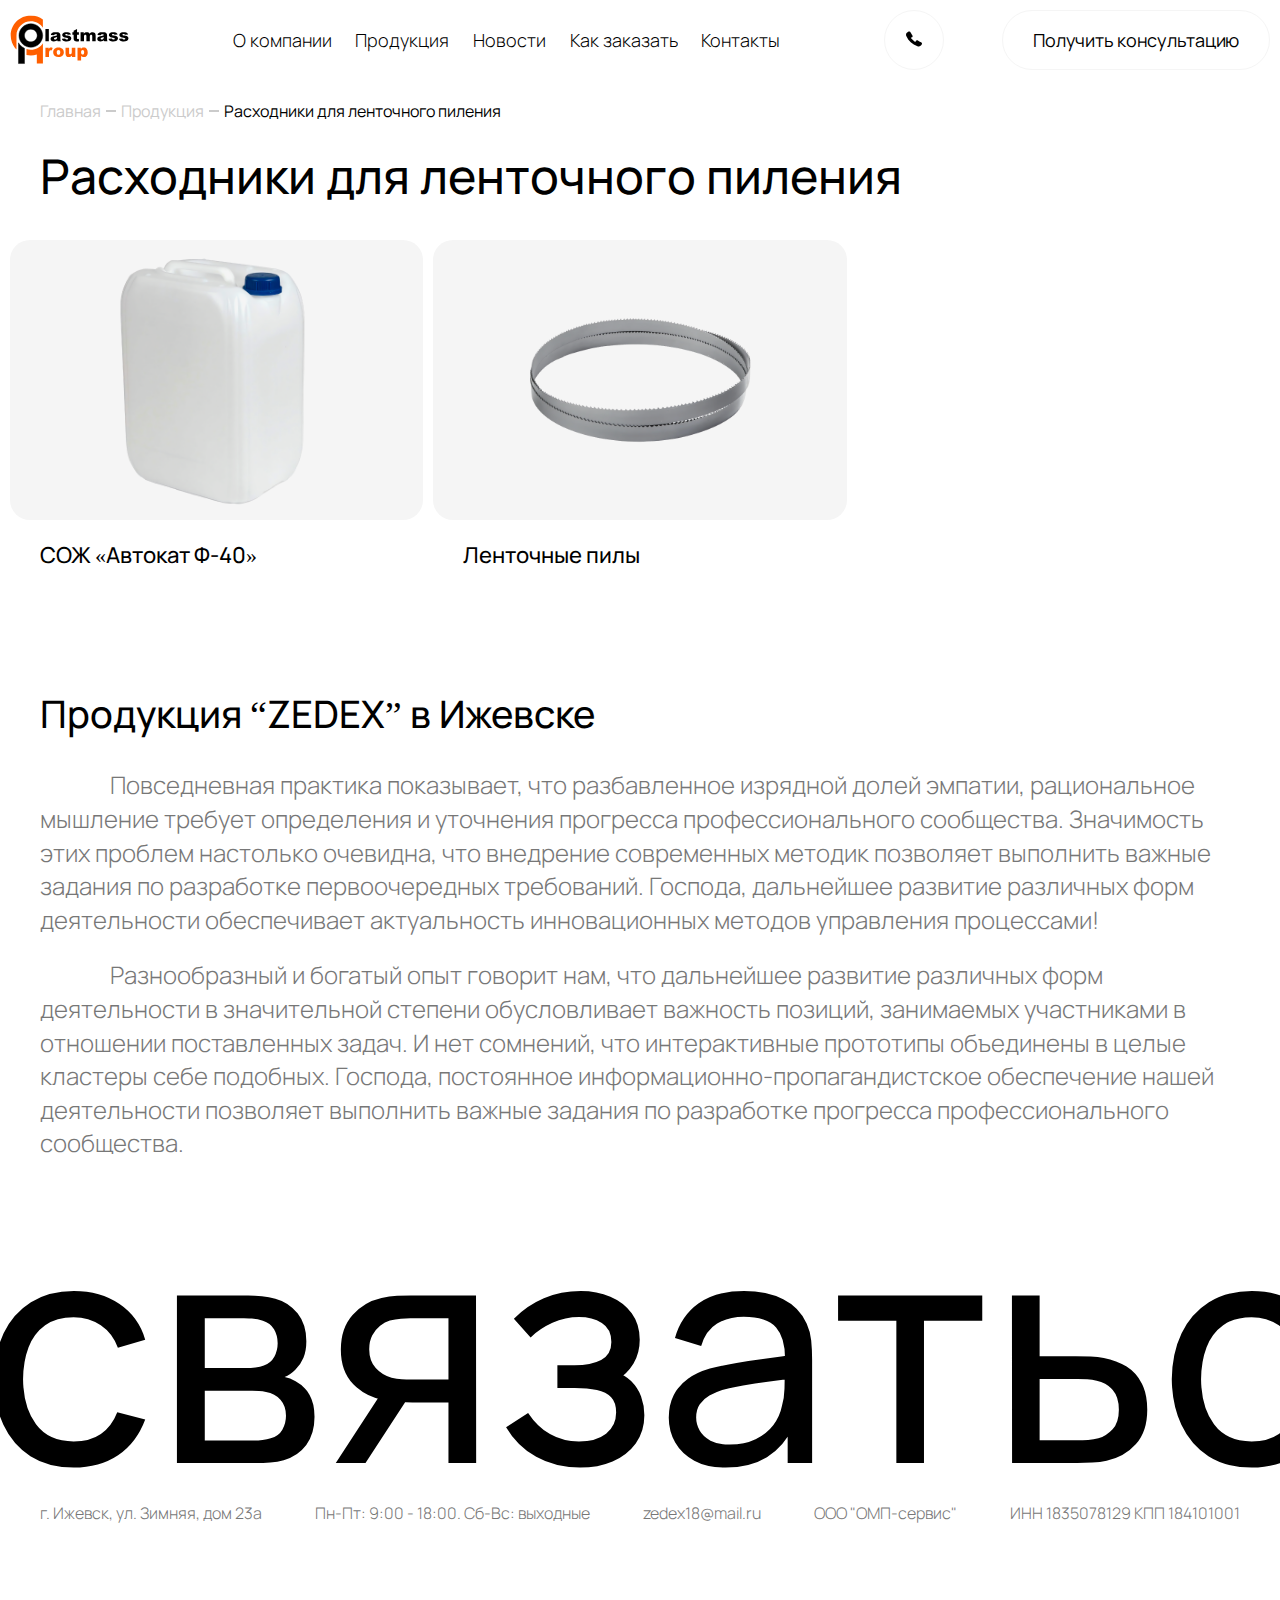
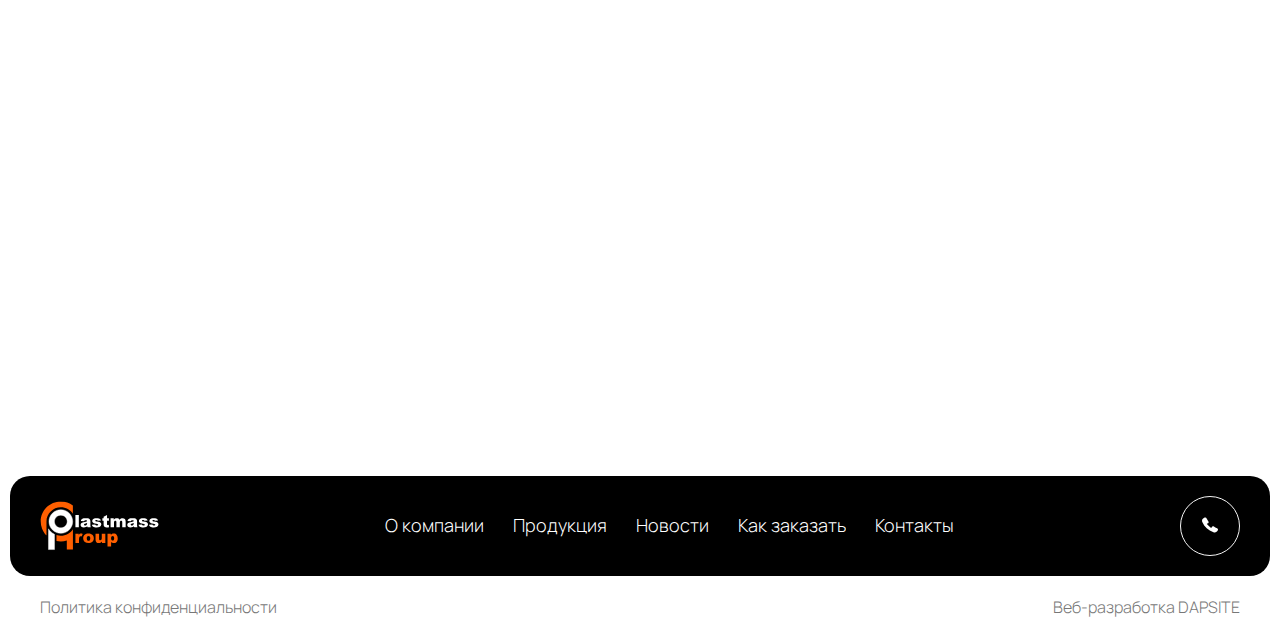
<file: production-label-2.html>
<!DOCTYPE html>
<html lang="en">
<head>
    <meta charset="UTF-8">
    <title>zedex</title>

    <meta name="viewport" content="width=device-width, initial-scale=1, user-scalable=no">

    <link rel="apple-touch-icon" sizes="180x180" href="apple-touch-icon.png">
    <link rel="icon" type="image/png" sizes="32x32" href="favicon-32x32.png">
    <link rel="icon" type="image/png" sizes="16x16" href="favicon-16x16.png">
    <link rel="mask-icon" href="safari-pinned-tab.svg" color="#5bbad5">
    <meta name="msapplication-TileColor" content="#da532c">
    <meta name="theme-color" content="#ffffff">

    <link rel="stylesheet" href="https://cdn.jsdelivr.net/npm/swiper@11/swiper-bundle.min.css"/>
    <link rel="stylesheet" href="fonts/stylesheet.css">
    <link rel="stylesheet" href="style/style.css">
    <script src="https://api-maps.yandex.ru/2.0-stable/?apikey=5295af57-8a66-47d9-a847-4e2ad736648d&load=package.full&lang=ru-RU" type="text/javascript"></script>
</head>
<body>

<header class="header lg-view lg-md-view md-view">
    <div class="wrapper-inside">
        <div class="header-container">
            <div class="logo">
                <a href="">
                    <svg width="148" height="61" viewBox="0 0 148 61" fill="none" xmlns="http://www.w3.org/2000/svg">
                        <g clip-path="url(#clip0_460_2738)">
                            <path fill-rule="evenodd" clip-rule="evenodd" d="M25.9032 10.2686C34.0497 10.2686 40.656 16.8325 40.656 24.9341C40.656 33.0325 34.053 39.5997 25.9032 39.5997C17.7534 39.5997 11.1504 33.0358 11.1504 24.9341C11.1504 16.8358 17.7567 10.2686 25.9032 10.2686ZM18.0206 59.839V40.8522C14.9104 39.3276 12.3114 36.9276 10.5469 33.9767V59.839H18.0206ZM25.9032 17.0554C21.5265 17.0554 17.981 20.5833 17.981 24.9308C17.981 29.2817 21.5298 32.8063 25.9032 32.8063C30.2799 32.8063 33.8255 29.2784 33.8255 24.9308C33.8255 20.5833 30.2799 17.0554 25.9032 17.0554Z" fill="black" stroke="black" style="fill:black;fill-opacity:1;stroke:black;stroke-opacity:1;" stroke-width="0.523292" stroke-miterlimit="22.9256"/>
                            <path fill-rule="evenodd" clip-rule="evenodd" d="M44.0508 16.833H48.3021V32.0101H44.0508V16.833ZM54.8721 24.5773L50.822 24.1543C50.9737 23.4527 51.1947 22.8953 51.4816 22.492C51.7685 22.0887 52.1808 21.7379 52.725 21.4428C53.1109 21.2264 53.6485 21.0625 54.3279 20.9445C55.0074 20.8265 55.7429 20.7674 56.5344 20.7674C57.8042 20.7674 58.8267 20.8396 59.5951 20.9806C60.3669 21.1215 61.0101 21.4199 61.5213 21.8691C61.8841 22.1805 62.1677 22.6199 62.3788 23.1871C62.5833 23.7609 62.6888 24.2986 62.6888 24.8199V29.6756C62.6888 30.1904 62.7251 30.5969 62.7878 30.892C62.8537 31.1838 62.9989 31.5609 63.2231 32.0166H59.2455C59.0872 31.7346 58.9817 31.5183 58.9322 31.3707C58.8827 31.2232 58.8365 30.9904 58.7871 30.6724C58.233 31.2068 57.6789 31.5838 57.1314 31.8101C56.3827 32.115 55.512 32.2658 54.5192 32.2658C53.1999 32.2658 52.1973 31.9609 51.5113 31.3543C50.8285 30.751 50.4888 30.0002 50.4888 29.1117C50.4888 28.2756 50.7329 27.5871 51.2276 27.0527C51.7224 26.5117 52.6294 26.1117 53.9552 25.8527C55.5483 25.5346 56.5773 25.3117 57.0522 25.1838C57.5206 25.056 58.0219 24.8855 58.5496 24.6822C58.5496 24.1642 58.4441 23.8035 58.2297 23.5937C58.012 23.3904 57.636 23.2822 57.0918 23.2822C56.3992 23.2822 55.8781 23.3937 55.5318 23.6133C55.258 23.7773 55.037 24.1019 54.8721 24.5773ZM58.5463 26.7904C57.9625 27.0002 57.3557 27.1838 56.7257 27.3412C55.8649 27.5674 55.3174 27.7937 55.0898 28.0133C54.8523 28.2428 54.7336 28.5019 54.7336 28.7904C54.7336 29.1215 54.8523 29.3904 55.0832 29.6035C55.3174 29.8133 55.6604 29.9183 56.1122 29.9183C56.5839 29.9183 57.0225 29.8035 57.4315 29.5806C57.8372 29.351 58.1241 29.0724 58.2956 28.7478C58.4671 28.4199 58.5496 27.9904 58.5496 27.4691V26.7904H58.5463ZM64.483 28.9674L68.6915 28.5707C68.8663 29.0691 69.1071 29.4264 69.4204 29.6396C69.7338 29.856 70.1493 29.9609 70.6704 29.9609C71.2377 29.9609 71.6797 29.8396 71.993 29.5969C72.2338 29.4199 72.3558 29.1937 72.3558 28.9248C72.3558 28.6199 72.1942 28.3871 71.8809 28.2232C71.65 28.1051 71.0431 27.9609 70.057 27.7871C68.586 27.5281 67.5602 27.2953 66.9897 27.0756C66.4158 26.856 65.9342 26.4887 65.5418 25.974C65.146 25.4592 64.9514 24.8691 64.9514 24.2035C64.9514 23.4789 65.1658 22.8527 65.5879 22.3314C66.0101 21.8035 66.5939 21.4133 67.336 21.1543C68.0781 20.8953 69.0741 20.7642 70.3241 20.7642C71.6434 20.7642 72.6164 20.8658 73.2463 21.0658C73.8763 21.2658 74.3974 21.5773 74.8163 22.0002C75.2351 22.4199 75.5847 22.9904 75.8651 23.7084L71.8446 24.1051C71.739 23.751 71.5675 23.4953 71.3235 23.3281C70.9904 23.1051 70.588 22.9969 70.1163 22.9969C69.6414 22.9969 69.2885 23.0822 69.0708 23.2527C68.8498 23.4232 68.7443 23.6265 68.7443 23.8691C68.7443 24.1412 68.8828 24.3412 69.1599 24.4789C69.4369 24.6166 70.0405 24.7412 70.9739 24.8527C72.3822 25.0133 73.431 25.2297 74.117 25.515C74.8064 25.7969 75.3341 26.2002 75.6969 26.7281C76.063 27.2527 76.2444 27.8264 76.2444 28.456C76.2444 29.092 76.0531 29.7117 75.6639 30.3117C75.2813 30.9117 74.6711 31.3904 73.8433 31.7445C73.0121 32.1019 71.8809 32.2789 70.4527 32.2789C68.4343 32.2789 66.993 31.9937 66.1354 31.4199C65.2812 30.8363 64.7271 30.0199 64.483 28.9674ZM83.3783 16.833V21.0166H85.7102V24.092H83.3783V27.9937C83.3783 28.4625 83.4245 28.774 83.5136 28.9281C83.6521 29.1609 83.8928 29.2822 84.2425 29.2822C84.5558 29.2822 84.9912 29.1904 85.5551 29.0101L85.8685 31.9215C84.8197 32.1478 83.8434 32.2592 82.9331 32.2592C81.8777 32.2592 81.0993 32.1248 80.6013 31.856C80.0999 31.5871 79.7306 31.1773 79.4931 30.6297C79.2523 30.0822 79.1336 29.1904 79.1336 27.9609V24.092H77.5702V21.0166H79.1336V18.9937L83.3783 16.833ZM87.7616 21.0166H91.7195V22.6232C92.2933 21.951 92.8639 21.4789 93.4444 21.1904C94.0249 20.9084 94.7241 20.7674 95.5453 20.7674C96.426 20.7674 97.1252 20.9215 97.6364 21.233C98.1509 21.5445 98.5698 22.0068 98.8996 22.6232C99.5658 21.9051 100.173 21.4133 100.723 21.1576C101.271 20.8986 101.947 20.7674 102.752 20.7674C103.939 20.7674 104.866 21.1183 105.532 21.8199C106.202 22.5183 106.532 23.6166 106.532 25.1051V32.0101H102.284V25.7478C102.284 25.2494 102.188 24.8789 101.993 24.6396C101.71 24.2625 101.353 24.0691 100.931 24.0691C100.433 24.0691 100.028 24.2494 99.7241 24.6068C99.4174 24.9674 99.269 25.5445 99.269 26.3379V32.0101H95.0176V25.9543C95.0176 25.4691 94.988 25.1445 94.9352 24.9707C94.8428 24.6953 94.6878 24.4724 94.4668 24.3019C94.2426 24.1314 93.982 24.0461 93.6852 24.0461C93.197 24.0461 92.8012 24.2297 92.4879 24.5937C92.1746 24.9609 92.0196 25.5609 92.0196 26.3969V32.0101H87.7715V21.0166H87.7616ZM112.92 24.5773L108.87 24.1543C109.022 23.4527 109.243 22.8953 109.53 22.492C109.817 22.0887 110.229 21.7379 110.773 21.4428C111.159 21.2264 111.697 21.0625 112.376 20.9445C113.055 20.8265 113.791 20.7674 114.582 20.7674C115.852 20.7674 116.875 20.8396 117.643 20.9806C118.415 21.1215 119.058 21.4199 119.569 21.8691C119.932 22.1805 120.216 22.6199 120.427 23.1871C120.635 23.7609 120.737 24.2986 120.737 24.8199V29.6756C120.737 30.1904 120.773 30.5969 120.836 30.892C120.902 31.1838 121.047 31.5609 121.271 32.0166H117.294C117.135 31.7346 117.03 31.5183 116.98 31.3707C116.931 31.2232 116.885 30.9904 116.835 30.6724C116.281 31.2068 115.727 31.5838 115.179 31.8101C114.431 32.115 113.56 32.2658 112.567 32.2658C111.248 32.2658 110.245 31.9609 109.559 31.3543C108.877 30.751 108.537 30.0002 108.537 29.1117C108.537 28.2756 108.781 27.5871 109.276 27.0527C109.77 26.5117 110.677 26.1117 112.003 25.8527C113.596 25.5346 114.625 25.3117 115.1 25.1838C115.569 25.056 116.07 24.8855 116.598 24.6822C116.598 24.1642 116.492 23.8035 116.278 23.5937C116.06 23.3904 115.684 23.2822 115.14 23.2822C114.447 23.2822 113.926 23.3937 113.58 23.6133C113.309 23.7773 113.088 24.1019 112.92 24.5773ZM116.598 26.7904C116.014 27.0002 115.407 27.1838 114.777 27.3412C113.916 27.5674 113.369 27.7937 113.141 28.0133C112.904 28.2428 112.785 28.5019 112.785 28.7904C112.785 29.1215 112.904 29.3904 113.135 29.6035C113.369 29.8133 113.712 29.9183 114.164 29.9183C114.635 29.9183 115.074 29.8035 115.483 29.5806C115.889 29.351 116.175 29.0724 116.347 28.7478C116.519 28.4199 116.601 27.9904 116.601 27.4691V26.7904H116.598ZM122.534 28.9674L126.743 28.5707C126.918 29.0691 127.158 29.4264 127.472 29.6396C127.785 29.856 128.201 29.9609 128.722 29.9609C129.289 29.9609 129.731 29.8396 130.044 29.5969C130.285 29.4199 130.407 29.1937 130.407 28.9248C130.407 28.6199 130.246 28.3871 129.932 28.2232C129.701 28.1051 129.094 27.9609 128.108 27.7871C126.637 27.5281 125.612 27.2953 125.041 27.0756C124.467 26.856 123.986 26.4887 123.593 25.974C123.197 25.4592 123.003 24.8691 123.003 24.2035C123.003 23.4789 123.217 22.8527 123.639 22.3314C124.061 21.8035 124.645 21.4133 125.387 21.1543C126.129 20.8953 127.125 20.7642 128.375 20.7642C129.695 20.7642 130.668 20.8658 131.298 21.0658C131.928 21.2658 132.449 21.5773 132.868 22.0002C133.286 22.4199 133.636 22.9904 133.916 23.7084L129.896 24.1051C129.79 23.751 129.619 23.4953 129.375 23.3281C129.042 23.1051 128.639 22.9969 128.168 22.9969C127.693 22.9969 127.34 23.0822 127.122 23.2527C126.901 23.4232 126.796 23.6265 126.796 23.8691C126.796 24.1412 126.934 24.3412 127.211 24.4789C127.488 24.6166 128.092 24.7412 129.025 24.8527C130.434 25.0133 131.482 25.2297 132.168 25.515C132.858 25.7969 133.385 26.2002 133.748 26.7281C134.114 27.2527 134.296 27.8264 134.296 28.456C134.296 29.092 134.104 29.7117 133.715 30.3117C133.333 30.9117 132.722 31.3904 131.895 31.7445C131.064 32.1019 129.932 32.2789 128.504 32.2789C126.486 32.2789 125.044 31.9937 124.19 31.4199C123.329 30.8363 122.778 30.0199 122.534 28.9674ZM135.562 28.9674L139.771 28.5707C139.946 29.0691 140.186 29.4264 140.5 29.6396C140.813 29.856 141.229 29.9609 141.75 29.9609C142.317 29.9609 142.759 29.8396 143.072 29.5969C143.313 29.4199 143.435 29.1937 143.435 28.9248C143.435 28.6199 143.273 28.3871 142.96 28.2232C142.729 28.1051 142.122 27.9609 141.136 27.7871C139.665 27.5281 138.639 27.2953 138.069 27.0756C137.498 26.856 137.013 26.4887 136.621 25.974C136.225 25.4592 136.031 24.8691 136.031 24.2035C136.031 23.4789 136.245 22.8527 136.667 22.3314C137.089 21.8035 137.673 21.4133 138.415 21.1543C139.157 20.8953 140.153 20.7642 141.403 20.7642C142.723 20.7642 143.696 20.8658 144.326 21.0658C144.955 21.2658 145.477 21.5773 145.895 22.0002C146.314 22.4199 146.664 22.9904 146.944 23.7084L142.924 24.1051C142.818 23.751 142.647 23.4953 142.403 23.3281C142.07 23.1051 141.667 22.9969 141.196 22.9969C140.721 22.9969 140.368 23.0822 140.15 23.2527C139.929 23.4232 139.823 23.6265 139.823 23.8691C139.823 24.1412 139.962 24.3412 140.239 24.4789C140.516 24.6166 141.12 24.7412 142.053 24.8527C143.461 25.0133 144.51 25.2297 145.196 25.515C145.886 25.7969 146.413 26.2002 146.776 26.7281C147.142 27.2527 147.324 27.8264 147.324 28.456C147.324 29.092 147.132 29.7117 146.743 30.3117C146.36 30.9117 145.75 31.3904 144.922 31.7445C144.091 32.1019 142.96 32.2789 141.532 32.2789C139.513 32.2789 138.072 31.9937 137.218 31.4199C136.36 30.8363 135.806 30.0199 135.562 28.9674Z" fill="black" style="fill:black;fill-opacity:1;"/>
                            <path fill-rule="evenodd" clip-rule="evenodd" d="M40.9468 59.8391H33.3445V48.6587C30.9929 49.3866 28.4962 49.78 25.9038 49.78C24.0502 49.78 22.2461 49.5768 20.508 49.1964V41.8456C22.2098 42.3833 24.0238 42.6718 25.9038 42.6718C32.2231 42.6718 37.7773 39.4063 40.9468 34.4784V59.8391ZM8.06062 24.7702C8.14967 15.0489 16.1016 7.19316 25.9038 7.19316C32.1934 7.19316 37.7212 10.4259 40.8974 15.3145V5.05218C36.7218 1.93414 31.5272 0.0849609 25.9038 0.0849609C12.1009 0.0849609 0.910156 11.2096 0.910156 24.9309C0.910156 27.8915 1.43127 30.7341 2.38775 33.3669L2.44052 33.5112L2.4636 33.5735C3.28155 35.7735 4.40623 37.826 5.78487 39.6751C6.43132 40.544 7.13054 41.3669 7.87922 42.144V42.1309C7.93859 42.1932 8.00125 42.2555 8.06062 42.3145V24.7702Z" fill="#F26B27" style="fill:#F26B27;fill:color(display-p3 0.9495 0.4194 0.1521);fill-opacity:1;"/>
                            <path fill-rule="evenodd" clip-rule="evenodd" d="M44.0508 40.0459H48.19V41.9213C48.5891 41.1114 49.0014 40.5508 49.4268 40.2426C49.849 39.9377 50.3734 39.7803 50.9968 39.7803C51.6498 39.7803 52.3622 39.9836 53.1373 40.3836L51.7685 43.518C51.2507 43.3016 50.8352 43.1934 50.5284 43.1934C49.9512 43.1934 49.4994 43.4327 49.1828 43.9049C48.7276 44.577 48.4967 45.8295 48.4967 47.6655V51.5114H44.0508V40.0459ZM53.7046 45.8131C53.7046 44.0655 54.2983 42.6196 55.4856 41.4885C56.6762 40.3541 58.2792 39.7836 60.3009 39.7836C62.613 39.7836 64.361 40.4524 65.5385 41.7836C66.4883 42.8557 66.9633 44.1803 66.9633 45.7508C66.9633 47.5147 66.3729 48.9606 65.1987 50.0885C64.0213 51.2131 62.3953 51.777 60.3141 51.777C58.4606 51.777 56.9599 51.3081 55.8154 50.3704C54.4038 49.2131 53.7046 47.695 53.7046 45.8131ZM58.1373 45.8032C58.1373 46.8295 58.3451 47.5836 58.764 48.0721C59.1796 48.5639 59.704 48.8098 60.3339 48.8098C60.9705 48.8098 61.4949 48.5672 61.9039 48.0819C62.3161 47.5999 62.5206 46.8295 62.5206 45.7573C62.5206 44.7639 62.3128 44.0229 61.9006 43.5377C61.4883 43.0557 60.9771 42.8098 60.3669 42.8098C59.7205 42.8098 59.1861 43.0557 58.7673 43.5475C58.3484 44.0426 58.1373 44.7967 58.1373 45.8032ZM81.2576 51.518H77.125V49.659C76.5082 50.4229 75.8882 50.9672 75.2615 51.2885C74.6349 51.6131 73.8631 51.7737 72.9495 51.7737C71.7324 51.7737 70.7793 51.4131 70.0867 50.6885C69.3973 49.9639 69.051 48.8491 69.051 47.3442V40.0426H73.497V46.3541C73.497 47.0721 73.6322 47.5868 73.8961 47.8885C74.1665 48.1901 74.5425 48.3409 75.0273 48.3409C75.5584 48.3409 75.9871 48.1377 76.3268 47.7377C76.6632 47.3311 76.8314 46.6098 76.8314 45.5639V40.0426H81.2576V51.518ZM83.9621 55.8852V40.0459H88.1013V41.7409C88.6752 41.0262 89.1996 40.5442 89.6779 40.2918C90.3243 39.9508 91.0367 39.7836 91.8184 39.7836C93.3619 39.7836 94.5559 40.3737 95.4035 41.5475C96.2446 42.7213 96.67 44.1737 96.67 45.9016C96.67 47.8098 96.2116 49.2655 95.2914 50.2721C94.3712 51.2754 93.2069 51.777 91.8052 51.777C91.1225 51.777 90.4991 51.6622 89.9384 51.4327C89.3777 51.1999 88.8731 50.859 88.4312 50.4032V55.8819H83.9621V55.8852ZM88.3982 45.8131C88.3982 46.7213 88.5862 47.3967 88.9721 47.8327C89.3547 48.2721 89.8395 48.4918 90.4266 48.4918C90.9411 48.4918 91.3731 48.2819 91.7228 47.859C92.0724 47.4393 92.2472 46.7245 92.2472 45.7147C92.2472 44.7868 92.0658 44.1049 91.703 43.6688C91.3435 43.2295 90.8982 43.0131 90.3771 43.0131C89.8098 43.0131 89.3382 43.2327 88.9622 43.6721C88.5829 44.1147 88.3982 44.8295 88.3982 45.8131Z" fill="#F26B27" style="fill:#F26B27;fill:color(display-p3 0.9495 0.4194 0.1521);fill-opacity:1;"/>
                        </g>
                        <defs>
                            <clipPath id="clip0_460_2738">
                                <rect width="148" height="61" fill="white" style="fill:white;fill-opacity:1;"/>
                            </clipPath>
                        </defs>
                    </svg>
                </a>
            </div>
            <div class="nav-menu">
                <div class="nav">
                    <ul>
                        <li>
                            <a href="about.html" class="hovered-link">
                                <span class="hovered-link-container hovered-top">
                                    <span class="visible-link-name">О компании</span>
                                    <span class="hidden-link-name">О компании</span>
                                </span>
                            </a>
                        </li>
                        <li>
                            <a href="products.html" class="hovered-link">
                                <span class="hovered-link-container hovered-top">
                                    <span class="visible-link-name">Продукция</span>
                                    <span class="hidden-link-name">Продукция</span>
                                </span>
                            </a>
                        </li>
                        <li>
                            <a href="news.html" class="hovered-link">
                                <span class="hovered-link-container hovered-top">
                                    <span class="visible-link-name">Новости</span>
                                    <span class="hidden-link-name">Новости</span>
                                </span>
                            </a>
                        </li>
                        <li>
                            <a href="how-to-buy.html" class="hovered-link">
                                <span class="hovered-link-container hovered-top">
                                    <span class="visible-link-name">Как заказать</span>
                                    <span class="hidden-link-name">Как заказать</span>
                                </span>
                            </a>
                        </li>
                        <li>
                            <a href="contacts.html" class="hovered-link">
                                <span class="hovered-link-container hovered-top">
                                    <span class="visible-link-name">Контакты</span>
                                    <span class="hidden-link-name">Контакты</span>
                                </span>
                            </a>
                        </li>
                    </ul>
                </div>
            </div>
            <div class="numbers lg-view lg-md-view">
                <a href="tel:+73412656536" class="ya_counter hovered-link" data-counter="phone_number">
                    <span class="hovered-link-container hovered-top">
                        <span class="visible-link-name">+7 (3412) 65 65 36</span>
                        <span class="hidden-link-name">+7 (3412) 65 65 36</span>
                    </span>
                </a>
                <a href="tel:+79829950557" class="ya_counter hovered-link" data-counter="phone_number">
                    <span class="hovered-link-container hovered-top">
                        <span class="visible-link-name">+7 (982) 995 05 57</span>
                        <span class="hidden-link-name">+7 (982) 995 05 57</span>
                    </span>
                </a>
            </div>
            <div class="numbers md-view xs-md-view xs-view">
                <a href="#" class="btn btn-icon open-phones-block gray">
                    <div class="numbers-icon">
                        <svg xmlns="http://www.w3.org/2000/svg" width="16" height="16" viewBox="0 0 16 16" fill="none">
                            <path d="M15.9683 12.3061C15.8679 11.8592 15.5534 11.4591 15.1016 11.2091C14.265 10.7497 13.3982 10.3059 12.5616 9.87778L11.9894 9.58402C11.2598 9.21212 10.7612 9.28087 10.4701 9.40588C10.1923 9.52464 9.82753 9.80903 9.67025 10.4934C9.6663 10.5046 9.66405 10.5161 9.66355 10.5278C9.61335 10.706 9.4728 10.7778 9.39249 10.806C9.20843 10.8653 8.99091 10.8247 8.8102 10.6935C7.43782 9.68881 6.19768 8.53592 5.11567 7.25887C4.97512 7.09636 4.93161 6.89635 4.99854 6.72447C5.02866 6.64634 5.11232 6.5057 5.34658 6.45883C5.35662 6.4557 5.37 6.4557 5.38004 6.45258C6.12296 6.29944 6.41746 5.94317 6.53793 5.67128C6.66844 5.36501 6.71195 4.83998 6.17316 4.08368C5.76824 3.51802 5.43024 2.89923 5.10228 2.2992C4.95169 2.02731 4.80445 1.75541 4.65051 1.48665C4.34263 0.955366 3.93101 0.624096 3.4625 0.527215C3.0375 0.442835 2.58907 0.555342 2.16407 0.85536C1.74241 1.15538 1.29732 1.48665 0.875667 1.86792C-0.0312324 2.69297 -0.238715 3.73679 0.276645 4.88373C2.4619 9.7684 6.22671 13.2592 11.4707 15.2625C11.8789 15.4219 12.2805 15.5 12.662 15.5C13.3514 15.5 13.9839 15.2437 14.5327 14.7375C14.9778 14.3281 15.3693 13.8562 15.704 13.4405C15.9616 13.1124 16.0554 12.7092 15.9683 12.3061Z" fill="currentColor" />
                        </svg>
                    </div>
                </a>
                <div class="numbers-hidden-block">
                    <a href="tel:+73412656536" class="ya_counter hovered-link" data-counter="phone_number">
                        <span class="hovered-link-container hovered-top">
                            <span class="visible-link-name">+7 (3412) 65 65 36</span>
                            <span class="hidden-link-name">+7 (3412) 65 65 36</span>
                        </span>
                    </a>
                    <a href="tel:+79829950557" class="ya_counter hovered-link" data-counter="phone_number">
                        <span class="hovered-link-container hovered-top">
                            <span class="visible-link-name">+7 (982) 995 05 57</span>
                            <span class="hidden-link-name">+7 (982) 995 05 57</span>
                        </span>
                    </a>
                </div>
            </div>
            <div class="button-call-back">
                <a href="#" class="btn gray">Получить&nbsp;консультацию</a>
            </div>
        </div>

    </div>
</header>



<header class="header xs-md-view xs-view">
    <div class="wrapper-inside">
        <div class="header-container">
            <div class="header-container-left">
                <div class="mobile-menu-open xs-md-view">
                    <a href="#" class="btn btn-icon gray">
                        <span></span>
                    </a>
                </div>
                <div class="logo">
                    <a href="">
                        <svg width="148" height="61" viewBox="0 0 148 61" fill="none" xmlns="http://www.w3.org/2000/svg">
                            <g clip-path="url(#clip0_460_2738)">
                                <path fill-rule="evenodd" clip-rule="evenodd" d="M25.9032 10.2686C34.0497 10.2686 40.656 16.8325 40.656 24.9341C40.656 33.0325 34.053 39.5997 25.9032 39.5997C17.7534 39.5997 11.1504 33.0358 11.1504 24.9341C11.1504 16.8358 17.7567 10.2686 25.9032 10.2686ZM18.0206 59.839V40.8522C14.9104 39.3276 12.3114 36.9276 10.5469 33.9767V59.839H18.0206ZM25.9032 17.0554C21.5265 17.0554 17.981 20.5833 17.981 24.9308C17.981 29.2817 21.5298 32.8063 25.9032 32.8063C30.2799 32.8063 33.8255 29.2784 33.8255 24.9308C33.8255 20.5833 30.2799 17.0554 25.9032 17.0554Z" fill="currentColor" stroke="currentColor" style="fill-opacity:1;stroke-opacity:1;" stroke-width="0.523292" stroke-miterlimit="22.9256"/>
                                <path fill-rule="evenodd" clip-rule="evenodd" d="M44.0508 16.833H48.3021V32.0101H44.0508V16.833ZM54.8721 24.5773L50.822 24.1543C50.9737 23.4527 51.1947 22.8953 51.4816 22.492C51.7685 22.0887 52.1808 21.7379 52.725 21.4428C53.1109 21.2264 53.6485 21.0625 54.3279 20.9445C55.0074 20.8265 55.7429 20.7674 56.5344 20.7674C57.8042 20.7674 58.8267 20.8396 59.5951 20.9806C60.3669 21.1215 61.0101 21.4199 61.5213 21.8691C61.8841 22.1805 62.1677 22.6199 62.3788 23.1871C62.5833 23.7609 62.6888 24.2986 62.6888 24.8199V29.6756C62.6888 30.1904 62.7251 30.5969 62.7878 30.892C62.8537 31.1838 62.9989 31.5609 63.2231 32.0166H59.2455C59.0872 31.7346 58.9817 31.5183 58.9322 31.3707C58.8827 31.2232 58.8365 30.9904 58.7871 30.6724C58.233 31.2068 57.6789 31.5838 57.1314 31.8101C56.3827 32.115 55.512 32.2658 54.5192 32.2658C53.1999 32.2658 52.1973 31.9609 51.5113 31.3543C50.8285 30.751 50.4888 30.0002 50.4888 29.1117C50.4888 28.2756 50.7329 27.5871 51.2276 27.0527C51.7224 26.5117 52.6294 26.1117 53.9552 25.8527C55.5483 25.5346 56.5773 25.3117 57.0522 25.1838C57.5206 25.056 58.0219 24.8855 58.5496 24.6822C58.5496 24.1642 58.4441 23.8035 58.2297 23.5937C58.012 23.3904 57.636 23.2822 57.0918 23.2822C56.3992 23.2822 55.8781 23.3937 55.5318 23.6133C55.258 23.7773 55.037 24.1019 54.8721 24.5773ZM58.5463 26.7904C57.9625 27.0002 57.3557 27.1838 56.7257 27.3412C55.8649 27.5674 55.3174 27.7937 55.0898 28.0133C54.8523 28.2428 54.7336 28.5019 54.7336 28.7904C54.7336 29.1215 54.8523 29.3904 55.0832 29.6035C55.3174 29.8133 55.6604 29.9183 56.1122 29.9183C56.5839 29.9183 57.0225 29.8035 57.4315 29.5806C57.8372 29.351 58.1241 29.0724 58.2956 28.7478C58.4671 28.4199 58.5496 27.9904 58.5496 27.4691V26.7904H58.5463ZM64.483 28.9674L68.6915 28.5707C68.8663 29.0691 69.1071 29.4264 69.4204 29.6396C69.7338 29.856 70.1493 29.9609 70.6704 29.9609C71.2377 29.9609 71.6797 29.8396 71.993 29.5969C72.2338 29.4199 72.3558 29.1937 72.3558 28.9248C72.3558 28.6199 72.1942 28.3871 71.8809 28.2232C71.65 28.1051 71.0431 27.9609 70.057 27.7871C68.586 27.5281 67.5602 27.2953 66.9897 27.0756C66.4158 26.856 65.9342 26.4887 65.5418 25.974C65.146 25.4592 64.9514 24.8691 64.9514 24.2035C64.9514 23.4789 65.1658 22.8527 65.5879 22.3314C66.0101 21.8035 66.5939 21.4133 67.336 21.1543C68.0781 20.8953 69.0741 20.7642 70.3241 20.7642C71.6434 20.7642 72.6164 20.8658 73.2463 21.0658C73.8763 21.2658 74.3974 21.5773 74.8163 22.0002C75.2351 22.4199 75.5847 22.9904 75.8651 23.7084L71.8446 24.1051C71.739 23.751 71.5675 23.4953 71.3235 23.3281C70.9904 23.1051 70.588 22.9969 70.1163 22.9969C69.6414 22.9969 69.2885 23.0822 69.0708 23.2527C68.8498 23.4232 68.7443 23.6265 68.7443 23.8691C68.7443 24.1412 68.8828 24.3412 69.1599 24.4789C69.4369 24.6166 70.0405 24.7412 70.9739 24.8527C72.3822 25.0133 73.431 25.2297 74.117 25.515C74.8064 25.7969 75.3341 26.2002 75.6969 26.7281C76.063 27.2527 76.2444 27.8264 76.2444 28.456C76.2444 29.092 76.0531 29.7117 75.6639 30.3117C75.2813 30.9117 74.6711 31.3904 73.8433 31.7445C73.0121 32.1019 71.8809 32.2789 70.4527 32.2789C68.4343 32.2789 66.993 31.9937 66.1354 31.4199C65.2812 30.8363 64.7271 30.0199 64.483 28.9674ZM83.3783 16.833V21.0166H85.7102V24.092H83.3783V27.9937C83.3783 28.4625 83.4245 28.774 83.5136 28.9281C83.6521 29.1609 83.8928 29.2822 84.2425 29.2822C84.5558 29.2822 84.9912 29.1904 85.5551 29.0101L85.8685 31.9215C84.8197 32.1478 83.8434 32.2592 82.9331 32.2592C81.8777 32.2592 81.0993 32.1248 80.6013 31.856C80.0999 31.5871 79.7306 31.1773 79.4931 30.6297C79.2523 30.0822 79.1336 29.1904 79.1336 27.9609V24.092H77.5702V21.0166H79.1336V18.9937L83.3783 16.833ZM87.7616 21.0166H91.7195V22.6232C92.2933 21.951 92.8639 21.4789 93.4444 21.1904C94.0249 20.9084 94.7241 20.7674 95.5453 20.7674C96.426 20.7674 97.1252 20.9215 97.6364 21.233C98.1509 21.5445 98.5698 22.0068 98.8996 22.6232C99.5658 21.9051 100.173 21.4133 100.723 21.1576C101.271 20.8986 101.947 20.7674 102.752 20.7674C103.939 20.7674 104.866 21.1183 105.532 21.8199C106.202 22.5183 106.532 23.6166 106.532 25.1051V32.0101H102.284V25.7478C102.284 25.2494 102.188 24.8789 101.993 24.6396C101.71 24.2625 101.353 24.0691 100.931 24.0691C100.433 24.0691 100.028 24.2494 99.7241 24.6068C99.4174 24.9674 99.269 25.5445 99.269 26.3379V32.0101H95.0176V25.9543C95.0176 25.4691 94.988 25.1445 94.9352 24.9707C94.8428 24.6953 94.6878 24.4724 94.4668 24.3019C94.2426 24.1314 93.982 24.0461 93.6852 24.0461C93.197 24.0461 92.8012 24.2297 92.4879 24.5937C92.1746 24.9609 92.0196 25.5609 92.0196 26.3969V32.0101H87.7715V21.0166H87.7616ZM112.92 24.5773L108.87 24.1543C109.022 23.4527 109.243 22.8953 109.53 22.492C109.817 22.0887 110.229 21.7379 110.773 21.4428C111.159 21.2264 111.697 21.0625 112.376 20.9445C113.055 20.8265 113.791 20.7674 114.582 20.7674C115.852 20.7674 116.875 20.8396 117.643 20.9806C118.415 21.1215 119.058 21.4199 119.569 21.8691C119.932 22.1805 120.216 22.6199 120.427 23.1871C120.635 23.7609 120.737 24.2986 120.737 24.8199V29.6756C120.737 30.1904 120.773 30.5969 120.836 30.892C120.902 31.1838 121.047 31.5609 121.271 32.0166H117.294C117.135 31.7346 117.03 31.5183 116.98 31.3707C116.931 31.2232 116.885 30.9904 116.835 30.6724C116.281 31.2068 115.727 31.5838 115.179 31.8101C114.431 32.115 113.56 32.2658 112.567 32.2658C111.248 32.2658 110.245 31.9609 109.559 31.3543C108.877 30.751 108.537 30.0002 108.537 29.1117C108.537 28.2756 108.781 27.5871 109.276 27.0527C109.77 26.5117 110.677 26.1117 112.003 25.8527C113.596 25.5346 114.625 25.3117 115.1 25.1838C115.569 25.056 116.07 24.8855 116.598 24.6822C116.598 24.1642 116.492 23.8035 116.278 23.5937C116.06 23.3904 115.684 23.2822 115.14 23.2822C114.447 23.2822 113.926 23.3937 113.58 23.6133C113.309 23.7773 113.088 24.1019 112.92 24.5773ZM116.598 26.7904C116.014 27.0002 115.407 27.1838 114.777 27.3412C113.916 27.5674 113.369 27.7937 113.141 28.0133C112.904 28.2428 112.785 28.5019 112.785 28.7904C112.785 29.1215 112.904 29.3904 113.135 29.6035C113.369 29.8133 113.712 29.9183 114.164 29.9183C114.635 29.9183 115.074 29.8035 115.483 29.5806C115.889 29.351 116.175 29.0724 116.347 28.7478C116.519 28.4199 116.601 27.9904 116.601 27.4691V26.7904H116.598ZM122.534 28.9674L126.743 28.5707C126.918 29.0691 127.158 29.4264 127.472 29.6396C127.785 29.856 128.201 29.9609 128.722 29.9609C129.289 29.9609 129.731 29.8396 130.044 29.5969C130.285 29.4199 130.407 29.1937 130.407 28.9248C130.407 28.6199 130.246 28.3871 129.932 28.2232C129.701 28.1051 129.094 27.9609 128.108 27.7871C126.637 27.5281 125.612 27.2953 125.041 27.0756C124.467 26.856 123.986 26.4887 123.593 25.974C123.197 25.4592 123.003 24.8691 123.003 24.2035C123.003 23.4789 123.217 22.8527 123.639 22.3314C124.061 21.8035 124.645 21.4133 125.387 21.1543C126.129 20.8953 127.125 20.7642 128.375 20.7642C129.695 20.7642 130.668 20.8658 131.298 21.0658C131.928 21.2658 132.449 21.5773 132.868 22.0002C133.286 22.4199 133.636 22.9904 133.916 23.7084L129.896 24.1051C129.79 23.751 129.619 23.4953 129.375 23.3281C129.042 23.1051 128.639 22.9969 128.168 22.9969C127.693 22.9969 127.34 23.0822 127.122 23.2527C126.901 23.4232 126.796 23.6265 126.796 23.8691C126.796 24.1412 126.934 24.3412 127.211 24.4789C127.488 24.6166 128.092 24.7412 129.025 24.8527C130.434 25.0133 131.482 25.2297 132.168 25.515C132.858 25.7969 133.385 26.2002 133.748 26.7281C134.114 27.2527 134.296 27.8264 134.296 28.456C134.296 29.092 134.104 29.7117 133.715 30.3117C133.333 30.9117 132.722 31.3904 131.895 31.7445C131.064 32.1019 129.932 32.2789 128.504 32.2789C126.486 32.2789 125.044 31.9937 124.19 31.4199C123.329 30.8363 122.778 30.0199 122.534 28.9674ZM135.562 28.9674L139.771 28.5707C139.946 29.0691 140.186 29.4264 140.5 29.6396C140.813 29.856 141.229 29.9609 141.75 29.9609C142.317 29.9609 142.759 29.8396 143.072 29.5969C143.313 29.4199 143.435 29.1937 143.435 28.9248C143.435 28.6199 143.273 28.3871 142.96 28.2232C142.729 28.1051 142.122 27.9609 141.136 27.7871C139.665 27.5281 138.639 27.2953 138.069 27.0756C137.498 26.856 137.013 26.4887 136.621 25.974C136.225 25.4592 136.031 24.8691 136.031 24.2035C136.031 23.4789 136.245 22.8527 136.667 22.3314C137.089 21.8035 137.673 21.4133 138.415 21.1543C139.157 20.8953 140.153 20.7642 141.403 20.7642C142.723 20.7642 143.696 20.8658 144.326 21.0658C144.955 21.2658 145.477 21.5773 145.895 22.0002C146.314 22.4199 146.664 22.9904 146.944 23.7084L142.924 24.1051C142.818 23.751 142.647 23.4953 142.403 23.3281C142.07 23.1051 141.667 22.9969 141.196 22.9969C140.721 22.9969 140.368 23.0822 140.15 23.2527C139.929 23.4232 139.823 23.6265 139.823 23.8691C139.823 24.1412 139.962 24.3412 140.239 24.4789C140.516 24.6166 141.12 24.7412 142.053 24.8527C143.461 25.0133 144.51 25.2297 145.196 25.515C145.886 25.7969 146.413 26.2002 146.776 26.7281C147.142 27.2527 147.324 27.8264 147.324 28.456C147.324 29.092 147.132 29.7117 146.743 30.3117C146.36 30.9117 145.75 31.3904 144.922 31.7445C144.091 32.1019 142.96 32.2789 141.532 32.2789C139.513 32.2789 138.072 31.9937 137.218 31.4199C136.36 30.8363 135.806 30.0199 135.562 28.9674Z" fill="currentColor" style="fill-opacity:1;"/>
                                <path fill-rule="evenodd" clip-rule="evenodd" d="M40.9468 59.8391H33.3445V48.6587C30.9929 49.3866 28.4962 49.78 25.9038 49.78C24.0502 49.78 22.2461 49.5768 20.508 49.1964V41.8456C22.2098 42.3833 24.0238 42.6718 25.9038 42.6718C32.2231 42.6718 37.7773 39.4063 40.9468 34.4784V59.8391ZM8.06062 24.7702C8.14967 15.0489 16.1016 7.19316 25.9038 7.19316C32.1934 7.19316 37.7212 10.4259 40.8974 15.3145V5.05218C36.7218 1.93414 31.5272 0.0849609 25.9038 0.0849609C12.1009 0.0849609 0.910156 11.2096 0.910156 24.9309C0.910156 27.8915 1.43127 30.7341 2.38775 33.3669L2.44052 33.5112L2.4636 33.5735C3.28155 35.7735 4.40623 37.826 5.78487 39.6751C6.43132 40.544 7.13054 41.3669 7.87922 42.144V42.1309C7.93859 42.1932 8.00125 42.2555 8.06062 42.3145V24.7702Z" fill="#F26B27" style="fill:#F26B27;fill:color(display-p3 0.9495 0.4194 0.1521);fill-opacity:1;"/>
                                <path fill-rule="evenodd" clip-rule="evenodd" d="M44.0508 40.0459H48.19V41.9213C48.5891 41.1114 49.0014 40.5508 49.4268 40.2426C49.849 39.9377 50.3734 39.7803 50.9968 39.7803C51.6498 39.7803 52.3622 39.9836 53.1373 40.3836L51.7685 43.518C51.2507 43.3016 50.8352 43.1934 50.5284 43.1934C49.9512 43.1934 49.4994 43.4327 49.1828 43.9049C48.7276 44.577 48.4967 45.8295 48.4967 47.6655V51.5114H44.0508V40.0459ZM53.7046 45.8131C53.7046 44.0655 54.2983 42.6196 55.4856 41.4885C56.6762 40.3541 58.2792 39.7836 60.3009 39.7836C62.613 39.7836 64.361 40.4524 65.5385 41.7836C66.4883 42.8557 66.9633 44.1803 66.9633 45.7508C66.9633 47.5147 66.3729 48.9606 65.1987 50.0885C64.0213 51.2131 62.3953 51.777 60.3141 51.777C58.4606 51.777 56.9599 51.3081 55.8154 50.3704C54.4038 49.2131 53.7046 47.695 53.7046 45.8131ZM58.1373 45.8032C58.1373 46.8295 58.3451 47.5836 58.764 48.0721C59.1796 48.5639 59.704 48.8098 60.3339 48.8098C60.9705 48.8098 61.4949 48.5672 61.9039 48.0819C62.3161 47.5999 62.5206 46.8295 62.5206 45.7573C62.5206 44.7639 62.3128 44.0229 61.9006 43.5377C61.4883 43.0557 60.9771 42.8098 60.3669 42.8098C59.7205 42.8098 59.1861 43.0557 58.7673 43.5475C58.3484 44.0426 58.1373 44.7967 58.1373 45.8032ZM81.2576 51.518H77.125V49.659C76.5082 50.4229 75.8882 50.9672 75.2615 51.2885C74.6349 51.6131 73.8631 51.7737 72.9495 51.7737C71.7324 51.7737 70.7793 51.4131 70.0867 50.6885C69.3973 49.9639 69.051 48.8491 69.051 47.3442V40.0426H73.497V46.3541C73.497 47.0721 73.6322 47.5868 73.8961 47.8885C74.1665 48.1901 74.5425 48.3409 75.0273 48.3409C75.5584 48.3409 75.9871 48.1377 76.3268 47.7377C76.6632 47.3311 76.8314 46.6098 76.8314 45.5639V40.0426H81.2576V51.518ZM83.9621 55.8852V40.0459H88.1013V41.7409C88.6752 41.0262 89.1996 40.5442 89.6779 40.2918C90.3243 39.9508 91.0367 39.7836 91.8184 39.7836C93.3619 39.7836 94.5559 40.3737 95.4035 41.5475C96.2446 42.7213 96.67 44.1737 96.67 45.9016C96.67 47.8098 96.2116 49.2655 95.2914 50.2721C94.3712 51.2754 93.2069 51.777 91.8052 51.777C91.1225 51.777 90.4991 51.6622 89.9384 51.4327C89.3777 51.1999 88.8731 50.859 88.4312 50.4032V55.8819H83.9621V55.8852ZM88.3982 45.8131C88.3982 46.7213 88.5862 47.3967 88.9721 47.8327C89.3547 48.2721 89.8395 48.4918 90.4266 48.4918C90.9411 48.4918 91.3731 48.2819 91.7228 47.859C92.0724 47.4393 92.2472 46.7245 92.2472 45.7147C92.2472 44.7868 92.0658 44.1049 91.703 43.6688C91.3435 43.2295 90.8982 43.0131 90.3771 43.0131C89.8098 43.0131 89.3382 43.2327 88.9622 43.6721C88.5829 44.1147 88.3982 44.8295 88.3982 45.8131Z" fill="#F26B27" style="fill:#F26B27;fill:color(display-p3 0.9495 0.4194 0.1521);fill-opacity:1;"/>
                            </g>
                            <defs>
                                <clipPath id="clip0_460_2738">
                                    <rect width="148" height="61" fill="white" style="fill:white;fill-opacity:1;"/>
                                </clipPath>
                            </defs>
                        </svg>
                    </a>
                </div>
            </div>
            <div class="mobile-menu">
                <div class="wrapper-inside">
                    <div class="mobile-menu-container">
                        <div class="mobile-nav">
                            <ul>
                                <li><a href="#">О компании</a></li>
                                <li><a href="#">Продукция</a></li>
                                <li><a href="#">Новости</a></li>
                                <li><a href="#">Как заказать</a></li>
                                <li><a href="#">Контакты</a></li>
                            </ul>
                        </div>
                        <div class="mobile-phones">
                            <ul>
                                <li><a href="tel:+73412656536">+7 (3412) 65 65 36</a></li>
                                <li><a href="tel:+79829950557">+7 (982) 995 05 57</a></li>
                            </ul>
                        </div>
                    </div>
                    <div class="button-call-back xs-view">
                        <a href="#" class="btn gray">Получить&nbsp;консультацию</a>
                    </div>
                </div>
            </div>
            <div class="header-container-right">
                <div class="numbers">
                    <a href="#" class="btn btn-icon open-phones-block gray">
                        <div class="numbers-icon">
                            <svg xmlns="http://www.w3.org/2000/svg" width="16" height="16" viewBox="0 0 16 16" fill="none">
                                <path d="M15.9683 12.3061C15.8679 11.8592 15.5534 11.4591 15.1016 11.2091C14.265 10.7497 13.3982 10.3059 12.5616 9.87778L11.9894 9.58402C11.2598 9.21212 10.7612 9.28087 10.4701 9.40588C10.1923 9.52464 9.82753 9.80903 9.67025 10.4934C9.6663 10.5046 9.66405 10.5161 9.66355 10.5278C9.61335 10.706 9.4728 10.7778 9.39249 10.806C9.20843 10.8653 8.99091 10.8247 8.8102 10.6935C7.43782 9.68881 6.19768 8.53592 5.11567 7.25887C4.97512 7.09636 4.93161 6.89635 4.99854 6.72447C5.02866 6.64634 5.11232 6.5057 5.34658 6.45883C5.35662 6.4557 5.37 6.4557 5.38004 6.45258C6.12296 6.29944 6.41746 5.94317 6.53793 5.67128C6.66844 5.36501 6.71195 4.83998 6.17316 4.08368C5.76824 3.51802 5.43024 2.89923 5.10228 2.2992C4.95169 2.02731 4.80445 1.75541 4.65051 1.48665C4.34263 0.955366 3.93101 0.624096 3.4625 0.527215C3.0375 0.442835 2.58907 0.555342 2.16407 0.85536C1.74241 1.15538 1.29732 1.48665 0.875667 1.86792C-0.0312324 2.69297 -0.238715 3.73679 0.276645 4.88373C2.4619 9.7684 6.22671 13.2592 11.4707 15.2625C11.8789 15.4219 12.2805 15.5 12.662 15.5C13.3514 15.5 13.9839 15.2437 14.5327 14.7375C14.9778 14.3281 15.3693 13.8562 15.704 13.4405C15.9616 13.1124 16.0554 12.7092 15.9683 12.3061Z" fill="currentColor" />
                            </svg>
                        </div>
                    </a>
                    <div class="numbers-hidden-block">
                        <a href="tel:+73412656536" class="ya_counter hovered-link" data-counter="phone_number">
                            <span class="hovered-link-container hovered-top">
                                <span class="visible-link-name">+7 (3412) 65 65 36</span>
                                <span class="hidden-link-name">+7 (3412) 65 65 36</span>
                            </span>
                        </a>
                        <a href="tel:+79829950557" class="ya_counter hovered-link" data-counter="phone_number">
                            <span class="hovered-link-container hovered-top">
                                <span class="visible-link-name">+7 (982) 995 05 57</span>
                                <span class="hidden-link-name">+7 (982) 995 05 57</span>
                            </span>
                        </a>
                    </div>
                </div>
                <div class="button-call-back xs-md-view">
                    <a href="#" class="btn gray">Получить&nbsp;консультацию</a>
                </div>
                <div class="mobile-menu-open xs-view">
                    <a href="#" class="btn btn-icon gray">
                        <span></span>
                    </a>
                </div>
            </div>
        </div>
    </div>
</header>


<main class="main">

    <section class="section section-breadcrumbs">
        <div class="wrapper-inside">
            <div class="breadcrumbs-container">
                <ul>
                    <li><a href="#"><span class="breadcrumbs-name">Главная</span></a></li>
                    <li><span class="separator"></span></li>
                    <li><a href="#"><span class="breadcrumbs-name">Продукция</span></a></li>
                    <li><span class="separator"></span></li>
                    <li><span class="breadcrumbs-name">Расходники для ленточного пиления</span></li>
                </ul>
            </div>
        </div>
    </section>

    <section class="section section-pagetitle">
        <div class="wrapper-inside">
            <div class="section-pagetitle-container">
                <h1>Расходники для ленточного пиления</h1>
            </div>
        </div>
    </section>

    <section class="section section-product mg-bottom">
        <div class="wrapper-inside">
            <div class="product-items-container">
                <div class="flex-element-container place-swiper-cont">
                    <div class="flex-element-list col-4 place-swiper-wrap">
                        <div class="flex-element-item swiper-slide">
                            <div class="product-list-item">
                                <a href="#">
                                    <div class="product-item">
                                        <div class="flex-item-desc bg-gray full-width">
                                            <img src="img/item-1-1.png" alt="">
                                        </div>
                                    </div>
                                    <div class="info-bottom-block">
                                        <div class="title-middle-size">СОЖ «Автокат Ф-40»</div>
                                    </div>
                                </a>
                            </div>
                        </div>
                        <div class="flex-element-item swiper-slide">
                            <div class="product-list-item">
                                <a href="#">
                                    <div class="product-item">
                                        <div class="flex-item-desc bg-gray full-width">
                                            <img src="img/item-1-2.png" alt="">
                                        </div>
                                    </div>
                                    <div class="info-bottom-block">
                                        <div class="title-middle-size">Ленточные пилы</div>
                                    </div>
                                </a>
                            </div>
                        </div>
                    </div>
                </div>
            </div>
        </div>
    </section>

    <section class="section section-text-block mg-top">
        <div class="wrapper-inside">
            <div class="h2-block baseline">
                <div class="flex-element-container col-2">
                    <div class="flex-element-list">
                        <div class="flex-element-item">
                            <h2>Продукция “ZEDEX” в Ижевске</h2>
                        </div>
                        <div class="flex-element-item">
                            <div class="flat-block">
                                <p class="big-size">Повседневная практика показывает, что разбавленное изрядной долей эмпатии, рациональное мышление требует определения и уточнения прогресса профессионального сообщества. Значимость этих проблем настолько очевидна, что внедрение современных методик позволяет выполнить важные задания по разработке первоочередных требований. Господа, дальнейшее развитие различных форм деятельности обеспечивает актуальность инновационных методов управления процессами!</p>
                            </div>
                            <div class="flat-block">
                                <p class="big-size">Разнообразный и богатый опыт говорит нам, что дальнейшее развитие различных форм деятельности в значительной степени обусловливает важность позиций, занимаемых участниками в отношении поставленных задач. И нет сомнений, что интерактивные прототипы объединены в целые кластеры себе подобных. Господа, постоянное информационно-пропагандистское обеспечение нашей деятельности позволяет выполнить важные задания по разработке прогресса профессионального сообщества.</p>
                            </div>
                        </div>
                    </div>
                </div>
            </div>
        </div>
    </section>


    <section class="section section-address hidden">
        <div class="address-container">
            <div class="marquee" wb-data="marquee" duration="10">
                <div class="marquee-content">
                    <h2 class="very-big-size">
                        связаться с нами
                    </h2>
                </div>
            </div>
        </div>
        <div class="wrapper-inside">
            <div class="address-items">
                <div class="address-item">г. Ижевск, ул. Зимняя, дом 23а</div>
                <div class="address-item">Пн-Пт: 9:00 - 18:00. Сб-Вс: выходные</div>
                <div class="address-item"><a href="mailto:zedex18@mail.ru">zedex18@mail.ru</a></div>
                <div class="address-item">ООО "ОМП-сервис"</div>
                <div class="address-item">ИНН 1835078129 КПП 184101001</div>
            </div>
            <div class="map-container" id="map">
            </div>
        </div>
    </section>
</main>

<footer class="footer">
    <div class="wrapper-inside">
        <div class="footer-container-top colored">
            <div class="logo">
                <a href="index.html">
                    <svg width="148" height="61" viewBox="0 0 148 61" fill="none" xmlns="http://www.w3.org/2000/svg">
                        <g clip-path="url(#clip0_509_551)">
                            <path fill-rule="evenodd" clip-rule="evenodd" d="M25.9032 10.2695C34.0497 10.2695 40.656 16.8335 40.656 24.9351C40.656 33.0335 34.053 39.6007 25.9032 39.6007C17.7534 39.6007 11.1504 33.0367 11.1504 24.9351C11.1504 16.8367 17.7567 10.2695 25.9032 10.2695ZM18.0206 59.84V40.8531C14.9104 39.3285 12.3114 36.9285 10.5469 33.9777V59.84H18.0206ZM25.9032 17.0564C21.5265 17.0564 17.981 20.5843 17.981 24.9318C17.981 29.2826 21.5298 32.8072 25.9032 32.8072C30.2799 32.8072 33.8255 29.2794 33.8255 24.9318C33.8255 20.5843 30.2799 17.0564 25.9032 17.0564Z" fill="white" stroke="white" style="fill:white;fill-opacity:1;stroke:white;stroke-opacity:1;" stroke-width="0.523292" stroke-miterlimit="22.9256"/>
                            <path fill-rule="evenodd" clip-rule="evenodd" d="M44.0508 16.832H48.3021V32.0091H44.0508V16.832ZM54.8721 24.5763L50.822 24.1533C50.9737 23.4517 51.1947 22.8943 51.4816 22.4911C51.7685 22.0878 52.1808 21.7369 52.725 21.4419C53.1109 21.2255 53.6485 21.0615 54.3279 20.9435C55.0074 20.8255 55.7429 20.7665 56.5344 20.7665C57.8042 20.7665 58.8267 20.8386 59.5951 20.9796C60.3669 21.1206 61.0101 21.4189 61.5213 21.8681C61.8841 22.1796 62.1677 22.6189 62.3788 23.1861C62.5833 23.7599 62.6888 24.2976 62.6888 24.8189V29.6747C62.6888 30.1894 62.7251 30.596 62.7878 30.891C62.8537 31.1829 62.9989 31.5599 63.2231 32.0156H59.2455C59.0872 31.7337 58.9817 31.5173 58.9322 31.3697C58.8827 31.2222 58.8365 30.9894 58.7871 30.6714C58.233 31.2058 57.6789 31.5829 57.1314 31.8091C56.3827 32.114 55.512 32.2648 54.5192 32.2648C53.1999 32.2648 52.1973 31.9599 51.5113 31.3533C50.8285 30.7501 50.4888 29.9992 50.4888 29.1107C50.4888 28.2747 50.7329 27.5861 51.2276 27.0517C51.7224 26.5107 52.6294 26.1107 53.9552 25.8517C55.5483 25.5337 56.5773 25.3107 57.0522 25.1829C57.5206 25.055 58.0219 24.8845 58.5496 24.6812C58.5496 24.1632 58.4441 23.8025 58.2297 23.5927C58.012 23.3894 57.636 23.2812 57.0918 23.2812C56.3992 23.2812 55.8781 23.3927 55.5318 23.6124C55.258 23.7763 55.037 24.1009 54.8721 24.5763ZM58.5463 26.7894C57.9625 26.9992 57.3557 27.1829 56.7257 27.3402C55.8649 27.5665 55.3174 27.7927 55.0898 28.0124C54.8523 28.2419 54.7336 28.5009 54.7336 28.7894C54.7336 29.1206 54.8523 29.3894 55.0832 29.6025C55.3174 29.8124 55.6604 29.9173 56.1122 29.9173C56.5839 29.9173 57.0225 29.8025 57.4315 29.5796C57.8372 29.3501 58.1241 29.0714 58.2956 28.7468C58.4671 28.4189 58.5496 27.9894 58.5496 27.4681V26.7894H58.5463ZM64.483 28.9665L68.6915 28.5697C68.8663 29.0681 69.1071 29.4255 69.4204 29.6386C69.7338 29.855 70.1493 29.9599 70.6704 29.9599C71.2377 29.9599 71.6797 29.8386 71.993 29.596C72.2338 29.4189 72.3558 29.1927 72.3558 28.9238C72.3558 28.6189 72.1942 28.3861 71.8809 28.2222C71.65 28.1042 71.0431 27.9599 70.057 27.7861C68.586 27.5271 67.5602 27.2943 66.9897 27.0747C66.4158 26.855 65.9342 26.4878 65.5418 25.973C65.146 25.4583 64.9514 24.8681 64.9514 24.2025C64.9514 23.4779 65.1658 22.8517 65.5879 22.3304C66.0101 21.8025 66.5939 21.4124 67.336 21.1533C68.0781 20.8943 69.0741 20.7632 70.3241 20.7632C71.6434 20.7632 72.6164 20.8648 73.2463 21.0648C73.8763 21.2648 74.3974 21.5763 74.8163 21.9992C75.2351 22.4189 75.5847 22.9894 75.8651 23.7074L71.8446 24.1042C71.739 23.7501 71.5675 23.4943 71.3235 23.3271C70.9904 23.1042 70.588 22.996 70.1163 22.996C69.6414 22.996 69.2885 23.0812 69.0708 23.2517C68.8498 23.4222 68.7443 23.6255 68.7443 23.8681C68.7443 24.1402 68.8828 24.3402 69.1599 24.4779C69.4369 24.6156 70.0405 24.7402 70.9739 24.8517C72.3822 25.0124 73.431 25.2288 74.117 25.514C74.8064 25.796 75.3341 26.1992 75.6969 26.7271C76.063 27.2517 76.2444 27.8255 76.2444 28.455C76.2444 29.091 76.0531 29.7107 75.6639 30.3107C75.2813 30.9107 74.6711 31.3894 73.8433 31.7435C73.0121 32.1009 71.8809 32.2779 70.4527 32.2779C68.4343 32.2779 66.993 31.9927 66.1354 31.4189C65.2812 30.8353 64.7271 30.0189 64.483 28.9665ZM83.3783 16.832V21.0156H85.7102V24.091H83.3783V27.9927C83.3783 28.4615 83.4245 28.773 83.5136 28.9271C83.6521 29.1599 83.8928 29.2812 84.2425 29.2812C84.5558 29.2812 84.9912 29.1894 85.5551 29.0091L85.8685 31.9206C84.8197 32.1468 83.8434 32.2583 82.9331 32.2583C81.8777 32.2583 81.0993 32.1238 80.6013 31.855C80.0999 31.5861 79.7306 31.1763 79.4931 30.6288C79.2523 30.0812 79.1336 29.1894 79.1336 27.9599V24.091H77.5702V21.0156H79.1336V18.9927L83.3783 16.832ZM87.7616 21.0156H91.7195V22.6222C92.2933 21.9501 92.8639 21.4779 93.4444 21.1894C94.0249 20.9074 94.7241 20.7665 95.5453 20.7665C96.426 20.7665 97.1252 20.9206 97.6364 21.232C98.1509 21.5435 98.5698 22.0058 98.8996 22.6222C99.5658 21.9042 100.173 21.4124 100.723 21.1566C101.271 20.8976 101.947 20.7665 102.752 20.7665C103.939 20.7665 104.866 21.1173 105.532 21.8189C106.202 22.5173 106.532 23.6156 106.532 25.1042V32.0091H102.284V25.7468C102.284 25.2484 102.188 24.8779 101.993 24.6386C101.71 24.2615 101.353 24.0681 100.931 24.0681C100.433 24.0681 100.028 24.2484 99.7241 24.6058C99.4174 24.9665 99.269 25.5435 99.269 26.337V32.0091H95.0176V25.9533C95.0176 25.4681 94.988 25.1435 94.9352 24.9697C94.8428 24.6943 94.6878 24.4714 94.4668 24.3009C94.2426 24.1304 93.982 24.0451 93.6852 24.0451C93.197 24.0451 92.8012 24.2288 92.4879 24.5927C92.1746 24.9599 92.0196 25.5599 92.0196 26.396V32.0091H87.7715V21.0156H87.7616ZM112.92 24.5763L108.87 24.1533C109.022 23.4517 109.243 22.8943 109.53 22.4911C109.817 22.0878 110.229 21.7369 110.773 21.4419C111.159 21.2255 111.697 21.0615 112.376 20.9435C113.055 20.8255 113.791 20.7665 114.582 20.7665C115.852 20.7665 116.875 20.8386 117.643 20.9796C118.415 21.1206 119.058 21.4189 119.569 21.8681C119.932 22.1796 120.216 22.6189 120.427 23.1861C120.635 23.7599 120.737 24.2976 120.737 24.8189V29.6747C120.737 30.1894 120.773 30.596 120.836 30.891C120.902 31.1829 121.047 31.5599 121.271 32.0156H117.294C117.135 31.7337 117.03 31.5173 116.98 31.3697C116.931 31.2222 116.885 30.9894 116.835 30.6714C116.281 31.2058 115.727 31.5829 115.179 31.8091C114.431 32.114 113.56 32.2648 112.567 32.2648C111.248 32.2648 110.245 31.9599 109.559 31.3533C108.877 30.7501 108.537 29.9992 108.537 29.1107C108.537 28.2747 108.781 27.5861 109.276 27.0517C109.77 26.5107 110.677 26.1107 112.003 25.8517C113.596 25.5337 114.625 25.3107 115.1 25.1829C115.569 25.055 116.07 24.8845 116.598 24.6812C116.598 24.1632 116.492 23.8025 116.278 23.5927C116.06 23.3894 115.684 23.2812 115.14 23.2812C114.447 23.2812 113.926 23.3927 113.58 23.6124C113.309 23.7763 113.088 24.1009 112.92 24.5763ZM116.598 26.7894C116.014 26.9992 115.407 27.1829 114.777 27.3402C113.916 27.5665 113.369 27.7927 113.141 28.0124C112.904 28.2419 112.785 28.5009 112.785 28.7894C112.785 29.1206 112.904 29.3894 113.135 29.6025C113.369 29.8124 113.712 29.9173 114.164 29.9173C114.635 29.9173 115.074 29.8025 115.483 29.5796C115.889 29.3501 116.175 29.0714 116.347 28.7468C116.519 28.4189 116.601 27.9894 116.601 27.4681V26.7894H116.598ZM122.534 28.9665L126.743 28.5697C126.918 29.0681 127.158 29.4255 127.472 29.6386C127.785 29.855 128.201 29.9599 128.722 29.9599C129.289 29.9599 129.731 29.8386 130.044 29.596C130.285 29.4189 130.407 29.1927 130.407 28.9238C130.407 28.6189 130.246 28.3861 129.932 28.2222C129.701 28.1042 129.094 27.9599 128.108 27.7861C126.637 27.5271 125.612 27.2943 125.041 27.0747C124.467 26.855 123.986 26.4878 123.593 25.973C123.197 25.4583 123.003 24.8681 123.003 24.2025C123.003 23.4779 123.217 22.8517 123.639 22.3304C124.061 21.8025 124.645 21.4124 125.387 21.1533C126.129 20.8943 127.125 20.7632 128.375 20.7632C129.695 20.7632 130.668 20.8648 131.298 21.0648C131.928 21.2648 132.449 21.5763 132.868 21.9992C133.286 22.4189 133.636 22.9894 133.916 23.7074L129.896 24.1042C129.79 23.7501 129.619 23.4943 129.375 23.3271C129.042 23.1042 128.639 22.996 128.168 22.996C127.693 22.996 127.34 23.0812 127.122 23.2517C126.901 23.4222 126.796 23.6255 126.796 23.8681C126.796 24.1402 126.934 24.3402 127.211 24.4779C127.488 24.6156 128.092 24.7402 129.025 24.8517C130.434 25.0124 131.482 25.2288 132.168 25.514C132.858 25.796 133.385 26.1992 133.748 26.7271C134.114 27.2517 134.296 27.8255 134.296 28.455C134.296 29.091 134.104 29.7107 133.715 30.3107C133.333 30.9107 132.722 31.3894 131.895 31.7435C131.064 32.1009 129.932 32.2779 128.504 32.2779C126.486 32.2779 125.044 31.9927 124.19 31.4189C123.329 30.8353 122.778 30.0189 122.534 28.9665ZM135.562 28.9665L139.771 28.5697C139.946 29.0681 140.186 29.4255 140.5 29.6386C140.813 29.855 141.229 29.9599 141.75 29.9599C142.317 29.9599 142.759 29.8386 143.072 29.596C143.313 29.4189 143.435 29.1927 143.435 28.9238C143.435 28.6189 143.273 28.3861 142.96 28.2222C142.729 28.1042 142.122 27.9599 141.136 27.7861C139.665 27.5271 138.639 27.2943 138.069 27.0747C137.498 26.855 137.013 26.4878 136.621 25.973C136.225 25.4583 136.031 24.8681 136.031 24.2025C136.031 23.4779 136.245 22.8517 136.667 22.3304C137.089 21.8025 137.673 21.4124 138.415 21.1533C139.157 20.8943 140.153 20.7632 141.403 20.7632C142.723 20.7632 143.696 20.8648 144.326 21.0648C144.955 21.2648 145.477 21.5763 145.895 21.9992C146.314 22.4189 146.664 22.9894 146.944 23.7074L142.924 24.1042C142.818 23.7501 142.647 23.4943 142.403 23.3271C142.07 23.1042 141.667 22.996 141.196 22.996C140.721 22.996 140.368 23.0812 140.15 23.2517C139.929 23.4222 139.823 23.6255 139.823 23.8681C139.823 24.1402 139.962 24.3402 140.239 24.4779C140.516 24.6156 141.12 24.7402 142.053 24.8517C143.461 25.0124 144.51 25.2288 145.196 25.514C145.886 25.796 146.413 26.1992 146.776 26.7271C147.142 27.2517 147.324 27.8255 147.324 28.455C147.324 29.091 147.132 29.7107 146.743 30.3107C146.36 30.9107 145.75 31.3894 144.922 31.7435C144.091 32.1009 142.96 32.2779 141.532 32.2779C139.513 32.2779 138.072 31.9927 137.218 31.4189C136.36 30.8353 135.806 30.0189 135.562 28.9665Z" fill="white" style="fill:white;fill-opacity:1;"/>
                            <path fill-rule="evenodd" clip-rule="evenodd" d="M40.9468 59.84H33.3445V48.6597C30.9929 49.3876 28.4962 49.781 25.9038 49.781C24.0502 49.781 22.2461 49.5777 20.508 49.1974V41.8466C22.2098 42.3843 24.0238 42.6728 25.9038 42.6728C32.2231 42.6728 37.7773 39.4073 40.9468 34.4794V59.84ZM8.06062 24.7712C8.14967 15.0499 16.1016 7.19414 25.9038 7.19414C32.1934 7.19414 37.7212 10.4269 40.8974 15.3154V5.05315C36.7218 1.93512 31.5272 0.0859375 25.9038 0.0859375C12.1009 0.0859375 0.910156 11.2105 0.910156 24.9318C0.910156 27.8925 1.43127 30.7351 2.38775 33.3679L2.44052 33.5122L2.4636 33.5745C3.28155 35.7745 4.40623 37.8269 5.78487 39.6761C6.43132 40.545 7.13054 41.3679 7.87922 42.145V42.1318C7.93859 42.1941 8.00125 42.2564 8.06062 42.3154V24.7712Z" fill="#F26B27" style="fill:#F26B27;fill:color(display-p3 0.9495 0.4194 0.1521);fill-opacity:1;"/>
                            <path fill-rule="evenodd" clip-rule="evenodd" d="M44.0508 40.0468H48.19V41.9222C48.5891 41.1124 49.0014 40.5517 49.4268 40.2435C49.849 39.9386 50.3734 39.7812 50.9968 39.7812C51.6498 39.7812 52.3622 39.9845 53.1373 40.3845L51.7685 43.519C51.2507 43.3026 50.8352 43.1944 50.5284 43.1944C49.9512 43.1944 49.4994 43.4337 49.1828 43.9058C48.7276 44.578 48.4967 45.8304 48.4967 47.6665V51.5124H44.0508V40.0468ZM53.7046 45.814C53.7046 44.0665 54.2983 42.6206 55.4856 41.4895C56.6762 40.355 58.2792 39.7845 60.3009 39.7845C62.613 39.7845 64.361 40.4534 65.5385 41.7845C66.4883 42.8567 66.9633 44.1813 66.9633 45.7517C66.9633 47.5157 66.3729 48.9616 65.1987 50.0894C64.0213 51.214 62.3953 51.778 60.3141 51.778C58.4606 51.778 56.9599 51.3091 55.8154 50.3714C54.4038 49.214 53.7046 47.696 53.7046 45.814ZM58.1373 45.8042C58.1373 46.8304 58.3451 47.5845 58.764 48.0731C59.1796 48.5649 59.704 48.8108 60.3339 48.8108C60.9705 48.8108 61.4949 48.5681 61.9039 48.0829C62.3161 47.6009 62.5206 46.8304 62.5206 45.7583C62.5206 44.7649 62.3128 44.0239 61.9006 43.5386C61.4883 43.0567 60.9771 42.8108 60.3669 42.8108C59.7205 42.8108 59.1861 43.0567 58.7673 43.5485C58.3484 44.0436 58.1373 44.7977 58.1373 45.8042ZM81.2576 51.519H77.125V49.6599C76.5082 50.4239 75.8882 50.9681 75.2615 51.2894C74.6349 51.614 73.8631 51.7747 72.9495 51.7747C71.7324 51.7747 70.7793 51.414 70.0867 50.6895C69.3973 49.9649 69.051 48.8501 69.051 47.3452V40.0436H73.497V46.355C73.497 47.0731 73.6322 47.5878 73.8961 47.8895C74.1665 48.1911 74.5425 48.3419 75.0273 48.3419C75.5584 48.3419 75.9871 48.1386 76.3268 47.7386C76.6632 47.3321 76.8314 46.6108 76.8314 45.5649V40.0436H81.2576V51.519ZM83.9621 55.8862V40.0468H88.1013V41.7419C88.6752 41.0272 89.1996 40.5452 89.6779 40.2927C90.3243 39.9518 91.0367 39.7845 91.8184 39.7845C93.3619 39.7845 94.5559 40.3747 95.4035 41.5485C96.2446 42.7222 96.67 44.1747 96.67 45.9026C96.67 47.8108 96.2116 49.2665 95.2914 50.2731C94.3712 51.2763 93.2069 51.778 91.8052 51.778C91.1225 51.778 90.4991 51.6632 89.9384 51.4337C89.3777 51.2009 88.8731 50.8599 88.4312 50.4042V55.8829H83.9621V55.8862ZM88.3982 45.814C88.3982 46.7222 88.5862 47.3977 88.9721 47.8337C89.3547 48.2731 89.8395 48.4927 90.4266 48.4927C90.9411 48.4927 91.3731 48.2829 91.7228 47.8599C92.0724 47.4403 92.2472 46.7255 92.2472 45.7157C92.2472 44.7878 92.0658 44.1058 91.703 43.6698C91.3435 43.2304 90.8982 43.014 90.3771 43.014C89.8098 43.014 89.3382 43.2337 88.9622 43.6731C88.5829 44.1157 88.3982 44.8304 88.3982 45.814Z" fill="#F26B27" style="fill:#F26B27;fill:color(display-p3 0.9495 0.4194 0.1521);fill-opacity:1;"/>
                        </g>
                        <defs>
                            <clipPath id="clip0_509_551">
                                <rect width="148" height="61" fill="white" style="fill:white;fill-opacity:1;"/>
                            </clipPath>
                        </defs>
                    </svg>
                </a>
            </div>
            <div class="nav-menu">
                <div class="nav">
                    <ul>
                        <li>
                            <a href="about.html" class="hovered-link">
                                <span class="hovered-link-container hovered-top">
                                    <span class="visible-link-name">О компании</span>
                                    <span class="hidden-link-name">О компании</span>
                                </span>
                            </a>
                        </li>
                        <li>
                            <a href="products.html" class="hovered-link">
                                <span class="hovered-link-container hovered-top">
                                    <span class="visible-link-name">Продукция</span>
                                    <span class="hidden-link-name">Продукция</span>
                                </span>
                            </a>
                        </li>
                        <li>
                            <a href="news.html" class="hovered-link">
                                <span class="hovered-link-container hovered-top">
                                    <span class="visible-link-name">Новости</span>
                                    <span class="hidden-link-name">Новости</span>
                                </span>
                            </a>
                        </li>
                        <li>
                            <a href="how-to-buy.html" class="hovered-link">
                                <span class="hovered-link-container hovered-top">
                                    <span class="visible-link-name">Как заказать</span>
                                    <span class="hidden-link-name">Как заказать</span>
                                </span>
                            </a>
                        </li>
                        <li>
                            <a href="contacts.html" class="hovered-link">
                                <span class="hovered-link-container hovered-top">
                                    <span class="visible-link-name">Контакты</span>
                                    <span class="hidden-link-name">Контакты</span>
                                </span>
                            </a>
                        </li>
                    </ul>
                </div>
            </div>
            <div class="numbers lg-view lg-md-view">
                <a href="tel:+73412656536" class="ya_counter hovered-link" data-counter="phone_number">
                    <span class="hovered-link-container hovered-top">
                        <span class="visible-link-name">+7 (3412) 65 65 36</span>
                        <span class="hidden-link-name">+7 (3412) 65 65 36</span>
                    </span>
                </a>
                <a href="tel:+79829950557" class="ya_counter hovered-link" data-counter="phone_number">
                    <span class="hovered-link-container hovered-top">
                        <span class="visible-link-name">+7 (982) 995 05 57</span>
                        <span class="hidden-link-name">+7 (982) 995 05 57</span>
                    </span>
                </a>
            </div>
            <div class="numbers md-view xs-md-view xs-view">
                <a href="#" class="btn btn-icon open-phones-block gray">
                    <div class="numbers-icon">
                        <svg xmlns="http://www.w3.org/2000/svg" width="16" height="16" viewBox="0 0 16 16" fill="none">
                            <path d="M15.9683 12.3061C15.8679 11.8592 15.5534 11.4591 15.1016 11.2091C14.265 10.7497 13.3982 10.3059 12.5616 9.87778L11.9894 9.58402C11.2598 9.21212 10.7612 9.28087 10.4701 9.40588C10.1923 9.52464 9.82753 9.80903 9.67025 10.4934C9.6663 10.5046 9.66405 10.5161 9.66355 10.5278C9.61335 10.706 9.4728 10.7778 9.39249 10.806C9.20843 10.8653 8.99091 10.8247 8.8102 10.6935C7.43782 9.68881 6.19768 8.53592 5.11567 7.25887C4.97512 7.09636 4.93161 6.89635 4.99854 6.72447C5.02866 6.64634 5.11232 6.5057 5.34658 6.45883C5.35662 6.4557 5.37 6.4557 5.38004 6.45258C6.12296 6.29944 6.41746 5.94317 6.53793 5.67128C6.66844 5.36501 6.71195 4.83998 6.17316 4.08368C5.76824 3.51802 5.43024 2.89923 5.10228 2.2992C4.95169 2.02731 4.80445 1.75541 4.65051 1.48665C4.34263 0.955366 3.93101 0.624096 3.4625 0.527215C3.0375 0.442835 2.58907 0.555342 2.16407 0.85536C1.74241 1.15538 1.29732 1.48665 0.875667 1.86792C-0.0312324 2.69297 -0.238715 3.73679 0.276645 4.88373C2.4619 9.7684 6.22671 13.2592 11.4707 15.2625C11.8789 15.4219 12.2805 15.5 12.662 15.5C13.3514 15.5 13.9839 15.2437 14.5327 14.7375C14.9778 14.3281 15.3693 13.8562 15.704 13.4405C15.9616 13.1124 16.0554 12.7092 15.9683 12.3061Z" fill="currentColor" />
                        </svg>
                    </div>
                </a>
                <div class="numbers-hidden-block">
                    <a href="tel:+73412656536" class="ya_counter hovered-link" data-counter="phone_number">
                        <span class="hovered-link-container hovered-top">
                            <span class="visible-link-name">+7 (3412) 65 65 36</span>
                            <span class="hidden-link-name">+7 (3412) 65 65 36</span>
                        </span>
                    </a>
                    <a href="tel:+79829950557" class="ya_counter hovered-link" data-counter="phone_number">
                        <span class="hovered-link-container hovered-top">
                            <span class="visible-link-name">+7 (982) 995 05 57</span>
                            <span class="hidden-link-name">+7 (982) 995 05 57</span>
                        </span>
                    </a>
                </div>
            </div>
        </div>
        <div class="footer-container-bottom">
            <div class="address-item">
                <a href="politica.html" class="lined-link">Политика конфиденциальности</a>
            </div>
            <div class="address-item"><a href="https://dapsite.ru/" class="lined-link" target="_blank">Веб-разработка DAPSITE</a></div>
        </div>
    </div>
</footer>


<script src="https://code.jquery.com/jquery-3.7.1.min.js" integrity="sha256-/JqT3SQfawRcv/BIHPThkBvs0OEvtFFmqPF/lYI/Cxo=" crossorigin="anonymous"></script>
<script src="https://cdn.jsdelivr.net/npm/swiper@11/swiper-bundle.min.js"></script>
<script src="https://cdn.jsdelivr.net/npm/gsap@3.12.5/dist/gsap.min.js"></script>
<script src="js/marguee.js"></script>
<script src="js/js.js"></script>
<script src="js/imask.js"></script>
<script src="js/pvashooot.js"></script>
</body>
</html>
</file>
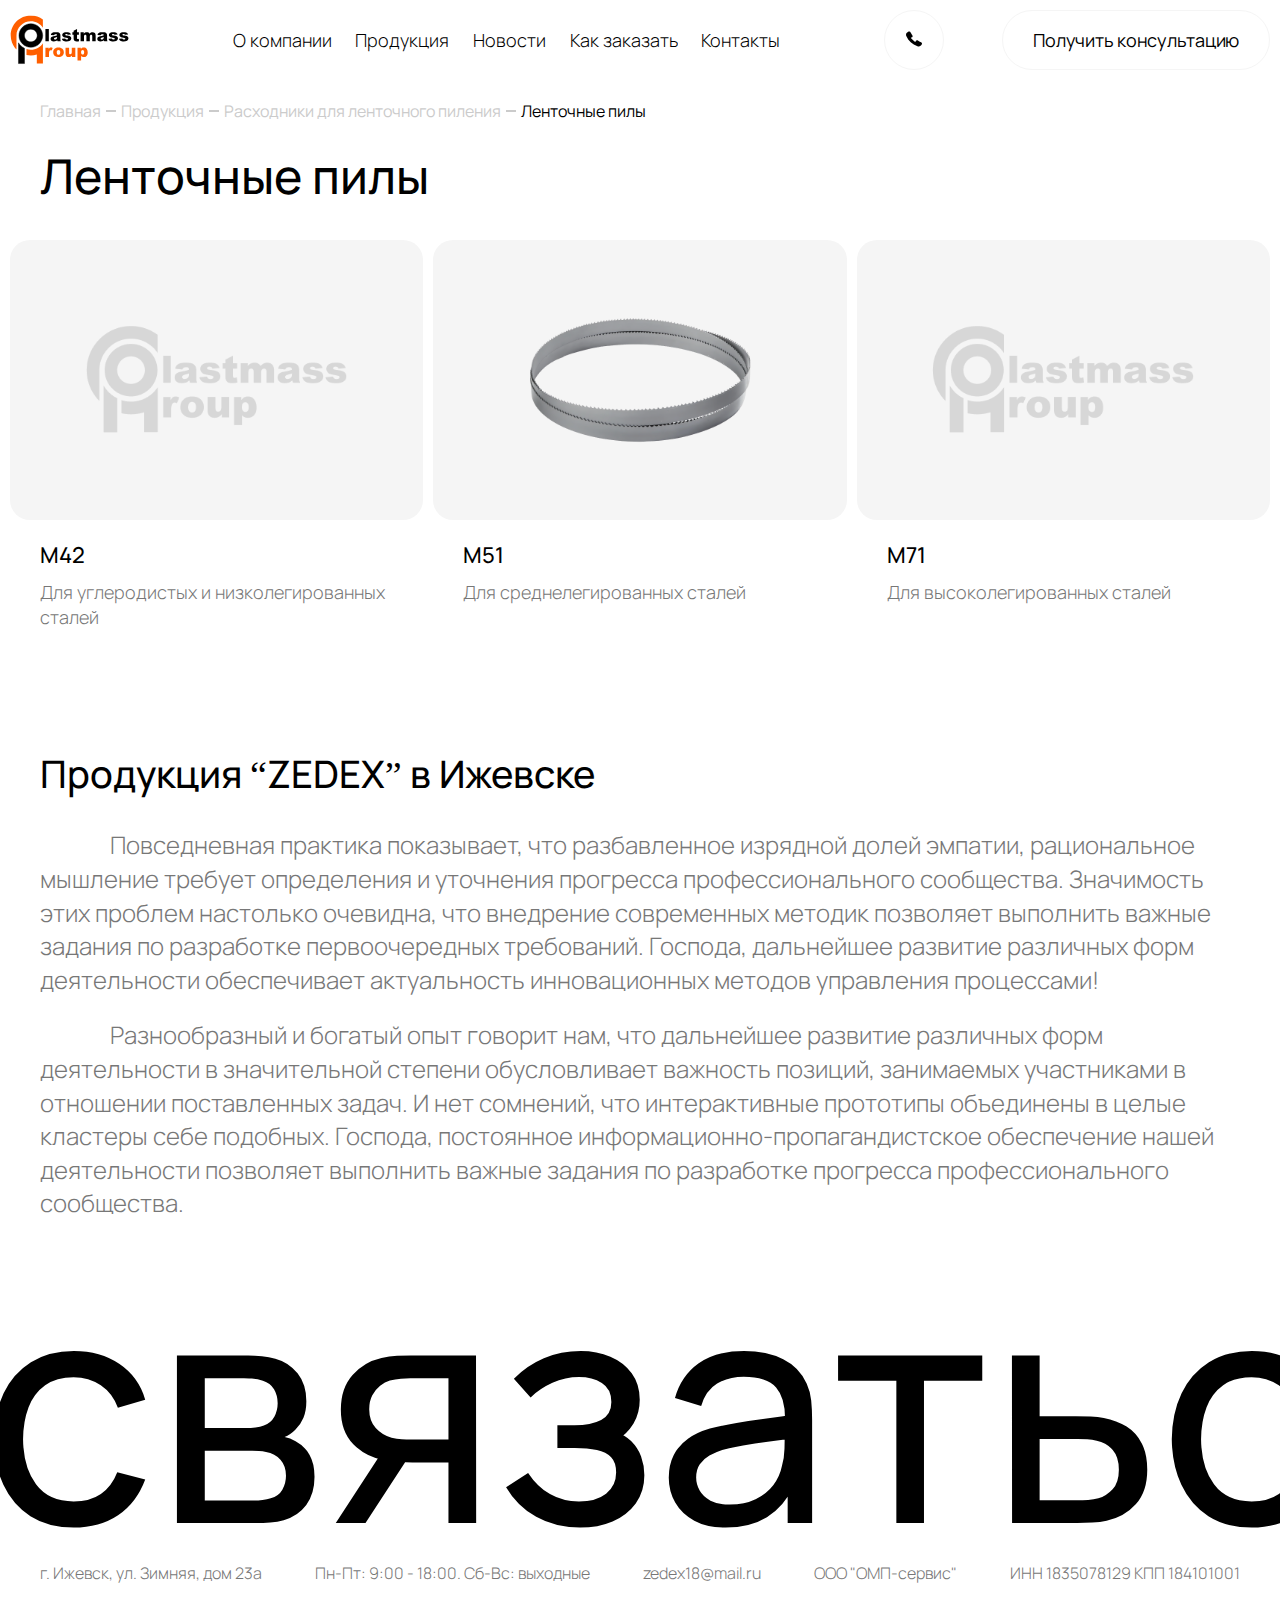
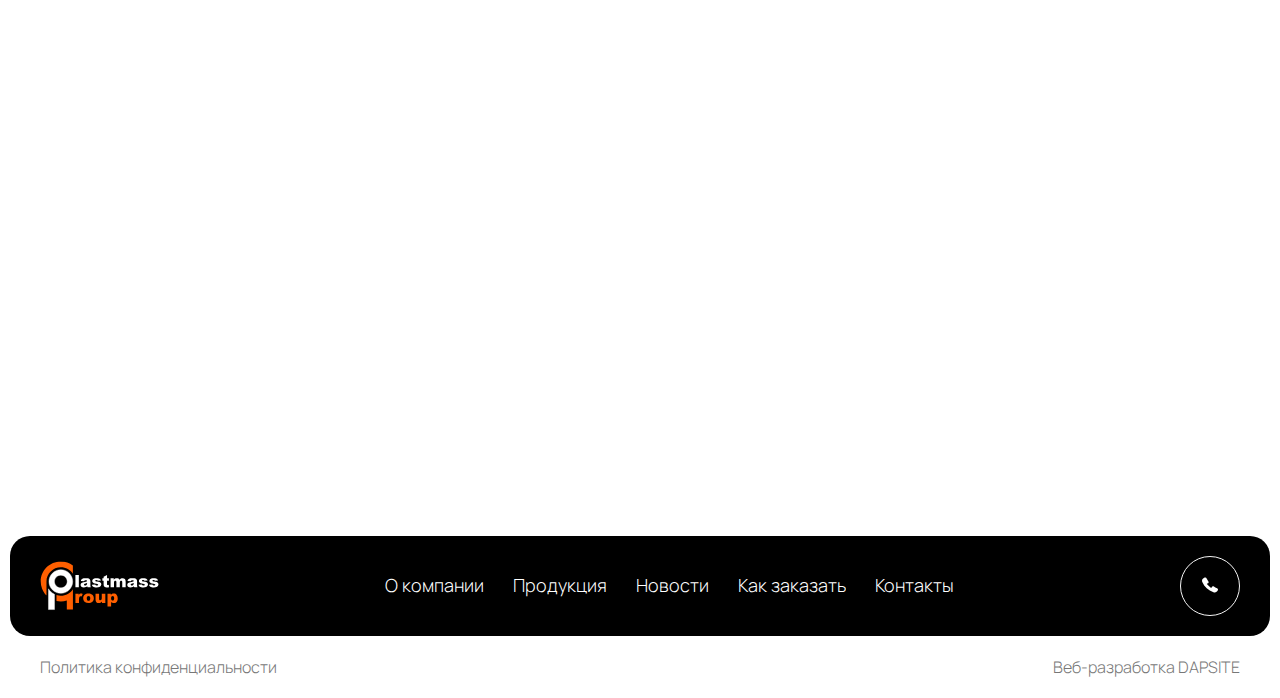
<file: production-label-3.html>
<!DOCTYPE html>
<html lang="en">
<head>
    <meta charset="UTF-8">
    <title>zedex</title>

    <meta name="viewport" content="width=device-width, initial-scale=1, user-scalable=no">

    <link rel="apple-touch-icon" sizes="180x180" href="apple-touch-icon.png">
    <link rel="icon" type="image/png" sizes="32x32" href="favicon-32x32.png">
    <link rel="icon" type="image/png" sizes="16x16" href="favicon-16x16.png">
    <link rel="mask-icon" href="safari-pinned-tab.svg" color="#5bbad5">
    <meta name="msapplication-TileColor" content="#da532c">
    <meta name="theme-color" content="#ffffff">

    <link rel="stylesheet" href="https://cdn.jsdelivr.net/npm/swiper@11/swiper-bundle.min.css"/>
    <link rel="stylesheet" href="fonts/stylesheet.css">
    <link rel="stylesheet" href="style/style.css">
    <script src="https://api-maps.yandex.ru/2.0-stable/?apikey=5295af57-8a66-47d9-a847-4e2ad736648d&load=package.full&lang=ru-RU" type="text/javascript"></script>
</head>
<body>

<header class="header lg-view lg-md-view md-view">
    <div class="wrapper-inside">
        <div class="header-container">
            <div class="logo">
                <a href="">
                    <svg width="148" height="61" viewBox="0 0 148 61" fill="none" xmlns="http://www.w3.org/2000/svg">
                        <g clip-path="url(#clip0_460_2738)">
                            <path fill-rule="evenodd" clip-rule="evenodd" d="M25.9032 10.2686C34.0497 10.2686 40.656 16.8325 40.656 24.9341C40.656 33.0325 34.053 39.5997 25.9032 39.5997C17.7534 39.5997 11.1504 33.0358 11.1504 24.9341C11.1504 16.8358 17.7567 10.2686 25.9032 10.2686ZM18.0206 59.839V40.8522C14.9104 39.3276 12.3114 36.9276 10.5469 33.9767V59.839H18.0206ZM25.9032 17.0554C21.5265 17.0554 17.981 20.5833 17.981 24.9308C17.981 29.2817 21.5298 32.8063 25.9032 32.8063C30.2799 32.8063 33.8255 29.2784 33.8255 24.9308C33.8255 20.5833 30.2799 17.0554 25.9032 17.0554Z" fill="black" stroke="black" style="fill:black;fill-opacity:1;stroke:black;stroke-opacity:1;" stroke-width="0.523292" stroke-miterlimit="22.9256"/>
                            <path fill-rule="evenodd" clip-rule="evenodd" d="M44.0508 16.833H48.3021V32.0101H44.0508V16.833ZM54.8721 24.5773L50.822 24.1543C50.9737 23.4527 51.1947 22.8953 51.4816 22.492C51.7685 22.0887 52.1808 21.7379 52.725 21.4428C53.1109 21.2264 53.6485 21.0625 54.3279 20.9445C55.0074 20.8265 55.7429 20.7674 56.5344 20.7674C57.8042 20.7674 58.8267 20.8396 59.5951 20.9806C60.3669 21.1215 61.0101 21.4199 61.5213 21.8691C61.8841 22.1805 62.1677 22.6199 62.3788 23.1871C62.5833 23.7609 62.6888 24.2986 62.6888 24.8199V29.6756C62.6888 30.1904 62.7251 30.5969 62.7878 30.892C62.8537 31.1838 62.9989 31.5609 63.2231 32.0166H59.2455C59.0872 31.7346 58.9817 31.5183 58.9322 31.3707C58.8827 31.2232 58.8365 30.9904 58.7871 30.6724C58.233 31.2068 57.6789 31.5838 57.1314 31.8101C56.3827 32.115 55.512 32.2658 54.5192 32.2658C53.1999 32.2658 52.1973 31.9609 51.5113 31.3543C50.8285 30.751 50.4888 30.0002 50.4888 29.1117C50.4888 28.2756 50.7329 27.5871 51.2276 27.0527C51.7224 26.5117 52.6294 26.1117 53.9552 25.8527C55.5483 25.5346 56.5773 25.3117 57.0522 25.1838C57.5206 25.056 58.0219 24.8855 58.5496 24.6822C58.5496 24.1642 58.4441 23.8035 58.2297 23.5937C58.012 23.3904 57.636 23.2822 57.0918 23.2822C56.3992 23.2822 55.8781 23.3937 55.5318 23.6133C55.258 23.7773 55.037 24.1019 54.8721 24.5773ZM58.5463 26.7904C57.9625 27.0002 57.3557 27.1838 56.7257 27.3412C55.8649 27.5674 55.3174 27.7937 55.0898 28.0133C54.8523 28.2428 54.7336 28.5019 54.7336 28.7904C54.7336 29.1215 54.8523 29.3904 55.0832 29.6035C55.3174 29.8133 55.6604 29.9183 56.1122 29.9183C56.5839 29.9183 57.0225 29.8035 57.4315 29.5806C57.8372 29.351 58.1241 29.0724 58.2956 28.7478C58.4671 28.4199 58.5496 27.9904 58.5496 27.4691V26.7904H58.5463ZM64.483 28.9674L68.6915 28.5707C68.8663 29.0691 69.1071 29.4264 69.4204 29.6396C69.7338 29.856 70.1493 29.9609 70.6704 29.9609C71.2377 29.9609 71.6797 29.8396 71.993 29.5969C72.2338 29.4199 72.3558 29.1937 72.3558 28.9248C72.3558 28.6199 72.1942 28.3871 71.8809 28.2232C71.65 28.1051 71.0431 27.9609 70.057 27.7871C68.586 27.5281 67.5602 27.2953 66.9897 27.0756C66.4158 26.856 65.9342 26.4887 65.5418 25.974C65.146 25.4592 64.9514 24.8691 64.9514 24.2035C64.9514 23.4789 65.1658 22.8527 65.5879 22.3314C66.0101 21.8035 66.5939 21.4133 67.336 21.1543C68.0781 20.8953 69.0741 20.7642 70.3241 20.7642C71.6434 20.7642 72.6164 20.8658 73.2463 21.0658C73.8763 21.2658 74.3974 21.5773 74.8163 22.0002C75.2351 22.4199 75.5847 22.9904 75.8651 23.7084L71.8446 24.1051C71.739 23.751 71.5675 23.4953 71.3235 23.3281C70.9904 23.1051 70.588 22.9969 70.1163 22.9969C69.6414 22.9969 69.2885 23.0822 69.0708 23.2527C68.8498 23.4232 68.7443 23.6265 68.7443 23.8691C68.7443 24.1412 68.8828 24.3412 69.1599 24.4789C69.4369 24.6166 70.0405 24.7412 70.9739 24.8527C72.3822 25.0133 73.431 25.2297 74.117 25.515C74.8064 25.7969 75.3341 26.2002 75.6969 26.7281C76.063 27.2527 76.2444 27.8264 76.2444 28.456C76.2444 29.092 76.0531 29.7117 75.6639 30.3117C75.2813 30.9117 74.6711 31.3904 73.8433 31.7445C73.0121 32.1019 71.8809 32.2789 70.4527 32.2789C68.4343 32.2789 66.993 31.9937 66.1354 31.4199C65.2812 30.8363 64.7271 30.0199 64.483 28.9674ZM83.3783 16.833V21.0166H85.7102V24.092H83.3783V27.9937C83.3783 28.4625 83.4245 28.774 83.5136 28.9281C83.6521 29.1609 83.8928 29.2822 84.2425 29.2822C84.5558 29.2822 84.9912 29.1904 85.5551 29.0101L85.8685 31.9215C84.8197 32.1478 83.8434 32.2592 82.9331 32.2592C81.8777 32.2592 81.0993 32.1248 80.6013 31.856C80.0999 31.5871 79.7306 31.1773 79.4931 30.6297C79.2523 30.0822 79.1336 29.1904 79.1336 27.9609V24.092H77.5702V21.0166H79.1336V18.9937L83.3783 16.833ZM87.7616 21.0166H91.7195V22.6232C92.2933 21.951 92.8639 21.4789 93.4444 21.1904C94.0249 20.9084 94.7241 20.7674 95.5453 20.7674C96.426 20.7674 97.1252 20.9215 97.6364 21.233C98.1509 21.5445 98.5698 22.0068 98.8996 22.6232C99.5658 21.9051 100.173 21.4133 100.723 21.1576C101.271 20.8986 101.947 20.7674 102.752 20.7674C103.939 20.7674 104.866 21.1183 105.532 21.8199C106.202 22.5183 106.532 23.6166 106.532 25.1051V32.0101H102.284V25.7478C102.284 25.2494 102.188 24.8789 101.993 24.6396C101.71 24.2625 101.353 24.0691 100.931 24.0691C100.433 24.0691 100.028 24.2494 99.7241 24.6068C99.4174 24.9674 99.269 25.5445 99.269 26.3379V32.0101H95.0176V25.9543C95.0176 25.4691 94.988 25.1445 94.9352 24.9707C94.8428 24.6953 94.6878 24.4724 94.4668 24.3019C94.2426 24.1314 93.982 24.0461 93.6852 24.0461C93.197 24.0461 92.8012 24.2297 92.4879 24.5937C92.1746 24.9609 92.0196 25.5609 92.0196 26.3969V32.0101H87.7715V21.0166H87.7616ZM112.92 24.5773L108.87 24.1543C109.022 23.4527 109.243 22.8953 109.53 22.492C109.817 22.0887 110.229 21.7379 110.773 21.4428C111.159 21.2264 111.697 21.0625 112.376 20.9445C113.055 20.8265 113.791 20.7674 114.582 20.7674C115.852 20.7674 116.875 20.8396 117.643 20.9806C118.415 21.1215 119.058 21.4199 119.569 21.8691C119.932 22.1805 120.216 22.6199 120.427 23.1871C120.635 23.7609 120.737 24.2986 120.737 24.8199V29.6756C120.737 30.1904 120.773 30.5969 120.836 30.892C120.902 31.1838 121.047 31.5609 121.271 32.0166H117.294C117.135 31.7346 117.03 31.5183 116.98 31.3707C116.931 31.2232 116.885 30.9904 116.835 30.6724C116.281 31.2068 115.727 31.5838 115.179 31.8101C114.431 32.115 113.56 32.2658 112.567 32.2658C111.248 32.2658 110.245 31.9609 109.559 31.3543C108.877 30.751 108.537 30.0002 108.537 29.1117C108.537 28.2756 108.781 27.5871 109.276 27.0527C109.77 26.5117 110.677 26.1117 112.003 25.8527C113.596 25.5346 114.625 25.3117 115.1 25.1838C115.569 25.056 116.07 24.8855 116.598 24.6822C116.598 24.1642 116.492 23.8035 116.278 23.5937C116.06 23.3904 115.684 23.2822 115.14 23.2822C114.447 23.2822 113.926 23.3937 113.58 23.6133C113.309 23.7773 113.088 24.1019 112.92 24.5773ZM116.598 26.7904C116.014 27.0002 115.407 27.1838 114.777 27.3412C113.916 27.5674 113.369 27.7937 113.141 28.0133C112.904 28.2428 112.785 28.5019 112.785 28.7904C112.785 29.1215 112.904 29.3904 113.135 29.6035C113.369 29.8133 113.712 29.9183 114.164 29.9183C114.635 29.9183 115.074 29.8035 115.483 29.5806C115.889 29.351 116.175 29.0724 116.347 28.7478C116.519 28.4199 116.601 27.9904 116.601 27.4691V26.7904H116.598ZM122.534 28.9674L126.743 28.5707C126.918 29.0691 127.158 29.4264 127.472 29.6396C127.785 29.856 128.201 29.9609 128.722 29.9609C129.289 29.9609 129.731 29.8396 130.044 29.5969C130.285 29.4199 130.407 29.1937 130.407 28.9248C130.407 28.6199 130.246 28.3871 129.932 28.2232C129.701 28.1051 129.094 27.9609 128.108 27.7871C126.637 27.5281 125.612 27.2953 125.041 27.0756C124.467 26.856 123.986 26.4887 123.593 25.974C123.197 25.4592 123.003 24.8691 123.003 24.2035C123.003 23.4789 123.217 22.8527 123.639 22.3314C124.061 21.8035 124.645 21.4133 125.387 21.1543C126.129 20.8953 127.125 20.7642 128.375 20.7642C129.695 20.7642 130.668 20.8658 131.298 21.0658C131.928 21.2658 132.449 21.5773 132.868 22.0002C133.286 22.4199 133.636 22.9904 133.916 23.7084L129.896 24.1051C129.79 23.751 129.619 23.4953 129.375 23.3281C129.042 23.1051 128.639 22.9969 128.168 22.9969C127.693 22.9969 127.34 23.0822 127.122 23.2527C126.901 23.4232 126.796 23.6265 126.796 23.8691C126.796 24.1412 126.934 24.3412 127.211 24.4789C127.488 24.6166 128.092 24.7412 129.025 24.8527C130.434 25.0133 131.482 25.2297 132.168 25.515C132.858 25.7969 133.385 26.2002 133.748 26.7281C134.114 27.2527 134.296 27.8264 134.296 28.456C134.296 29.092 134.104 29.7117 133.715 30.3117C133.333 30.9117 132.722 31.3904 131.895 31.7445C131.064 32.1019 129.932 32.2789 128.504 32.2789C126.486 32.2789 125.044 31.9937 124.19 31.4199C123.329 30.8363 122.778 30.0199 122.534 28.9674ZM135.562 28.9674L139.771 28.5707C139.946 29.0691 140.186 29.4264 140.5 29.6396C140.813 29.856 141.229 29.9609 141.75 29.9609C142.317 29.9609 142.759 29.8396 143.072 29.5969C143.313 29.4199 143.435 29.1937 143.435 28.9248C143.435 28.6199 143.273 28.3871 142.96 28.2232C142.729 28.1051 142.122 27.9609 141.136 27.7871C139.665 27.5281 138.639 27.2953 138.069 27.0756C137.498 26.856 137.013 26.4887 136.621 25.974C136.225 25.4592 136.031 24.8691 136.031 24.2035C136.031 23.4789 136.245 22.8527 136.667 22.3314C137.089 21.8035 137.673 21.4133 138.415 21.1543C139.157 20.8953 140.153 20.7642 141.403 20.7642C142.723 20.7642 143.696 20.8658 144.326 21.0658C144.955 21.2658 145.477 21.5773 145.895 22.0002C146.314 22.4199 146.664 22.9904 146.944 23.7084L142.924 24.1051C142.818 23.751 142.647 23.4953 142.403 23.3281C142.07 23.1051 141.667 22.9969 141.196 22.9969C140.721 22.9969 140.368 23.0822 140.15 23.2527C139.929 23.4232 139.823 23.6265 139.823 23.8691C139.823 24.1412 139.962 24.3412 140.239 24.4789C140.516 24.6166 141.12 24.7412 142.053 24.8527C143.461 25.0133 144.51 25.2297 145.196 25.515C145.886 25.7969 146.413 26.2002 146.776 26.7281C147.142 27.2527 147.324 27.8264 147.324 28.456C147.324 29.092 147.132 29.7117 146.743 30.3117C146.36 30.9117 145.75 31.3904 144.922 31.7445C144.091 32.1019 142.96 32.2789 141.532 32.2789C139.513 32.2789 138.072 31.9937 137.218 31.4199C136.36 30.8363 135.806 30.0199 135.562 28.9674Z" fill="black" style="fill:black;fill-opacity:1;"/>
                            <path fill-rule="evenodd" clip-rule="evenodd" d="M40.9468 59.8391H33.3445V48.6587C30.9929 49.3866 28.4962 49.78 25.9038 49.78C24.0502 49.78 22.2461 49.5768 20.508 49.1964V41.8456C22.2098 42.3833 24.0238 42.6718 25.9038 42.6718C32.2231 42.6718 37.7773 39.4063 40.9468 34.4784V59.8391ZM8.06062 24.7702C8.14967 15.0489 16.1016 7.19316 25.9038 7.19316C32.1934 7.19316 37.7212 10.4259 40.8974 15.3145V5.05218C36.7218 1.93414 31.5272 0.0849609 25.9038 0.0849609C12.1009 0.0849609 0.910156 11.2096 0.910156 24.9309C0.910156 27.8915 1.43127 30.7341 2.38775 33.3669L2.44052 33.5112L2.4636 33.5735C3.28155 35.7735 4.40623 37.826 5.78487 39.6751C6.43132 40.544 7.13054 41.3669 7.87922 42.144V42.1309C7.93859 42.1932 8.00125 42.2555 8.06062 42.3145V24.7702Z" fill="#F26B27" style="fill:#F26B27;fill:color(display-p3 0.9495 0.4194 0.1521);fill-opacity:1;"/>
                            <path fill-rule="evenodd" clip-rule="evenodd" d="M44.0508 40.0459H48.19V41.9213C48.5891 41.1114 49.0014 40.5508 49.4268 40.2426C49.849 39.9377 50.3734 39.7803 50.9968 39.7803C51.6498 39.7803 52.3622 39.9836 53.1373 40.3836L51.7685 43.518C51.2507 43.3016 50.8352 43.1934 50.5284 43.1934C49.9512 43.1934 49.4994 43.4327 49.1828 43.9049C48.7276 44.577 48.4967 45.8295 48.4967 47.6655V51.5114H44.0508V40.0459ZM53.7046 45.8131C53.7046 44.0655 54.2983 42.6196 55.4856 41.4885C56.6762 40.3541 58.2792 39.7836 60.3009 39.7836C62.613 39.7836 64.361 40.4524 65.5385 41.7836C66.4883 42.8557 66.9633 44.1803 66.9633 45.7508C66.9633 47.5147 66.3729 48.9606 65.1987 50.0885C64.0213 51.2131 62.3953 51.777 60.3141 51.777C58.4606 51.777 56.9599 51.3081 55.8154 50.3704C54.4038 49.2131 53.7046 47.695 53.7046 45.8131ZM58.1373 45.8032C58.1373 46.8295 58.3451 47.5836 58.764 48.0721C59.1796 48.5639 59.704 48.8098 60.3339 48.8098C60.9705 48.8098 61.4949 48.5672 61.9039 48.0819C62.3161 47.5999 62.5206 46.8295 62.5206 45.7573C62.5206 44.7639 62.3128 44.0229 61.9006 43.5377C61.4883 43.0557 60.9771 42.8098 60.3669 42.8098C59.7205 42.8098 59.1861 43.0557 58.7673 43.5475C58.3484 44.0426 58.1373 44.7967 58.1373 45.8032ZM81.2576 51.518H77.125V49.659C76.5082 50.4229 75.8882 50.9672 75.2615 51.2885C74.6349 51.6131 73.8631 51.7737 72.9495 51.7737C71.7324 51.7737 70.7793 51.4131 70.0867 50.6885C69.3973 49.9639 69.051 48.8491 69.051 47.3442V40.0426H73.497V46.3541C73.497 47.0721 73.6322 47.5868 73.8961 47.8885C74.1665 48.1901 74.5425 48.3409 75.0273 48.3409C75.5584 48.3409 75.9871 48.1377 76.3268 47.7377C76.6632 47.3311 76.8314 46.6098 76.8314 45.5639V40.0426H81.2576V51.518ZM83.9621 55.8852V40.0459H88.1013V41.7409C88.6752 41.0262 89.1996 40.5442 89.6779 40.2918C90.3243 39.9508 91.0367 39.7836 91.8184 39.7836C93.3619 39.7836 94.5559 40.3737 95.4035 41.5475C96.2446 42.7213 96.67 44.1737 96.67 45.9016C96.67 47.8098 96.2116 49.2655 95.2914 50.2721C94.3712 51.2754 93.2069 51.777 91.8052 51.777C91.1225 51.777 90.4991 51.6622 89.9384 51.4327C89.3777 51.1999 88.8731 50.859 88.4312 50.4032V55.8819H83.9621V55.8852ZM88.3982 45.8131C88.3982 46.7213 88.5862 47.3967 88.9721 47.8327C89.3547 48.2721 89.8395 48.4918 90.4266 48.4918C90.9411 48.4918 91.3731 48.2819 91.7228 47.859C92.0724 47.4393 92.2472 46.7245 92.2472 45.7147C92.2472 44.7868 92.0658 44.1049 91.703 43.6688C91.3435 43.2295 90.8982 43.0131 90.3771 43.0131C89.8098 43.0131 89.3382 43.2327 88.9622 43.6721C88.5829 44.1147 88.3982 44.8295 88.3982 45.8131Z" fill="#F26B27" style="fill:#F26B27;fill:color(display-p3 0.9495 0.4194 0.1521);fill-opacity:1;"/>
                        </g>
                        <defs>
                            <clipPath id="clip0_460_2738">
                                <rect width="148" height="61" fill="white" style="fill:white;fill-opacity:1;"/>
                            </clipPath>
                        </defs>
                    </svg>
                </a>
            </div>
            <div class="nav-menu">
                <div class="nav">
                    <ul>
                        <li>
                            <a href="about.html" class="hovered-link">
                                <span class="hovered-link-container hovered-top">
                                    <span class="visible-link-name">О компании</span>
                                    <span class="hidden-link-name">О компании</span>
                                </span>
                            </a>
                        </li>
                        <li>
                            <a href="products.html" class="hovered-link">
                                <span class="hovered-link-container hovered-top">
                                    <span class="visible-link-name">Продукция</span>
                                    <span class="hidden-link-name">Продукция</span>
                                </span>
                            </a>
                        </li>
                        <li>
                            <a href="news.html" class="hovered-link">
                                <span class="hovered-link-container hovered-top">
                                    <span class="visible-link-name">Новости</span>
                                    <span class="hidden-link-name">Новости</span>
                                </span>
                            </a>
                        </li>
                        <li>
                            <a href="how-to-buy.html" class="hovered-link">
                                <span class="hovered-link-container hovered-top">
                                    <span class="visible-link-name">Как заказать</span>
                                    <span class="hidden-link-name">Как заказать</span>
                                </span>
                            </a>
                        </li>
                        <li>
                            <a href="contacts.html" class="hovered-link">
                                <span class="hovered-link-container hovered-top">
                                    <span class="visible-link-name">Контакты</span>
                                    <span class="hidden-link-name">Контакты</span>
                                </span>
                            </a>
                        </li>
                    </ul>
                </div>
            </div>
            <div class="numbers lg-view lg-md-view">
                <a href="tel:+73412656536" class="ya_counter hovered-link" data-counter="phone_number">
                    <span class="hovered-link-container hovered-top">
                        <span class="visible-link-name">+7 (3412) 65 65 36</span>
                        <span class="hidden-link-name">+7 (3412) 65 65 36</span>
                    </span>
                </a>
                <a href="tel:+79829950557" class="ya_counter hovered-link" data-counter="phone_number">
                    <span class="hovered-link-container hovered-top">
                        <span class="visible-link-name">+7 (982) 995 05 57</span>
                        <span class="hidden-link-name">+7 (982) 995 05 57</span>
                    </span>
                </a>
            </div>
            <div class="numbers md-view xs-md-view xs-view">
                <a href="#" class="btn btn-icon open-phones-block gray">
                    <div class="numbers-icon">
                        <svg xmlns="http://www.w3.org/2000/svg" width="16" height="16" viewBox="0 0 16 16" fill="none">
                            <path d="M15.9683 12.3061C15.8679 11.8592 15.5534 11.4591 15.1016 11.2091C14.265 10.7497 13.3982 10.3059 12.5616 9.87778L11.9894 9.58402C11.2598 9.21212 10.7612 9.28087 10.4701 9.40588C10.1923 9.52464 9.82753 9.80903 9.67025 10.4934C9.6663 10.5046 9.66405 10.5161 9.66355 10.5278C9.61335 10.706 9.4728 10.7778 9.39249 10.806C9.20843 10.8653 8.99091 10.8247 8.8102 10.6935C7.43782 9.68881 6.19768 8.53592 5.11567 7.25887C4.97512 7.09636 4.93161 6.89635 4.99854 6.72447C5.02866 6.64634 5.11232 6.5057 5.34658 6.45883C5.35662 6.4557 5.37 6.4557 5.38004 6.45258C6.12296 6.29944 6.41746 5.94317 6.53793 5.67128C6.66844 5.36501 6.71195 4.83998 6.17316 4.08368C5.76824 3.51802 5.43024 2.89923 5.10228 2.2992C4.95169 2.02731 4.80445 1.75541 4.65051 1.48665C4.34263 0.955366 3.93101 0.624096 3.4625 0.527215C3.0375 0.442835 2.58907 0.555342 2.16407 0.85536C1.74241 1.15538 1.29732 1.48665 0.875667 1.86792C-0.0312324 2.69297 -0.238715 3.73679 0.276645 4.88373C2.4619 9.7684 6.22671 13.2592 11.4707 15.2625C11.8789 15.4219 12.2805 15.5 12.662 15.5C13.3514 15.5 13.9839 15.2437 14.5327 14.7375C14.9778 14.3281 15.3693 13.8562 15.704 13.4405C15.9616 13.1124 16.0554 12.7092 15.9683 12.3061Z" fill="currentColor" />
                        </svg>
                    </div>
                </a>
                <div class="numbers-hidden-block">
                    <a href="tel:+73412656536" class="ya_counter hovered-link" data-counter="phone_number">
                        <span class="hovered-link-container hovered-top">
                            <span class="visible-link-name">+7 (3412) 65 65 36</span>
                            <span class="hidden-link-name">+7 (3412) 65 65 36</span>
                        </span>
                    </a>
                    <a href="tel:+79829950557" class="ya_counter hovered-link" data-counter="phone_number">
                        <span class="hovered-link-container hovered-top">
                            <span class="visible-link-name">+7 (982) 995 05 57</span>
                            <span class="hidden-link-name">+7 (982) 995 05 57</span>
                        </span>
                    </a>
                </div>
            </div>
            <div class="button-call-back">
                <a href="#" class="btn gray">Получить&nbsp;консультацию</a>
            </div>
        </div>

    </div>
</header>



<header class="header xs-md-view xs-view">
    <div class="wrapper-inside">
        <div class="header-container">
            <div class="header-container-left">
                <div class="mobile-menu-open xs-md-view">
                    <a href="#" class="btn btn-icon gray">
                        <span></span>
                    </a>
                </div>
                <div class="logo">
                    <a href="">
                        <svg width="148" height="61" viewBox="0 0 148 61" fill="none" xmlns="http://www.w3.org/2000/svg">
                            <g clip-path="url(#clip0_460_2738)">
                                <path fill-rule="evenodd" clip-rule="evenodd" d="M25.9032 10.2686C34.0497 10.2686 40.656 16.8325 40.656 24.9341C40.656 33.0325 34.053 39.5997 25.9032 39.5997C17.7534 39.5997 11.1504 33.0358 11.1504 24.9341C11.1504 16.8358 17.7567 10.2686 25.9032 10.2686ZM18.0206 59.839V40.8522C14.9104 39.3276 12.3114 36.9276 10.5469 33.9767V59.839H18.0206ZM25.9032 17.0554C21.5265 17.0554 17.981 20.5833 17.981 24.9308C17.981 29.2817 21.5298 32.8063 25.9032 32.8063C30.2799 32.8063 33.8255 29.2784 33.8255 24.9308C33.8255 20.5833 30.2799 17.0554 25.9032 17.0554Z" fill="currentColor" stroke="currentColor" style="fill-opacity:1;stroke-opacity:1;" stroke-width="0.523292" stroke-miterlimit="22.9256"/>
                                <path fill-rule="evenodd" clip-rule="evenodd" d="M44.0508 16.833H48.3021V32.0101H44.0508V16.833ZM54.8721 24.5773L50.822 24.1543C50.9737 23.4527 51.1947 22.8953 51.4816 22.492C51.7685 22.0887 52.1808 21.7379 52.725 21.4428C53.1109 21.2264 53.6485 21.0625 54.3279 20.9445C55.0074 20.8265 55.7429 20.7674 56.5344 20.7674C57.8042 20.7674 58.8267 20.8396 59.5951 20.9806C60.3669 21.1215 61.0101 21.4199 61.5213 21.8691C61.8841 22.1805 62.1677 22.6199 62.3788 23.1871C62.5833 23.7609 62.6888 24.2986 62.6888 24.8199V29.6756C62.6888 30.1904 62.7251 30.5969 62.7878 30.892C62.8537 31.1838 62.9989 31.5609 63.2231 32.0166H59.2455C59.0872 31.7346 58.9817 31.5183 58.9322 31.3707C58.8827 31.2232 58.8365 30.9904 58.7871 30.6724C58.233 31.2068 57.6789 31.5838 57.1314 31.8101C56.3827 32.115 55.512 32.2658 54.5192 32.2658C53.1999 32.2658 52.1973 31.9609 51.5113 31.3543C50.8285 30.751 50.4888 30.0002 50.4888 29.1117C50.4888 28.2756 50.7329 27.5871 51.2276 27.0527C51.7224 26.5117 52.6294 26.1117 53.9552 25.8527C55.5483 25.5346 56.5773 25.3117 57.0522 25.1838C57.5206 25.056 58.0219 24.8855 58.5496 24.6822C58.5496 24.1642 58.4441 23.8035 58.2297 23.5937C58.012 23.3904 57.636 23.2822 57.0918 23.2822C56.3992 23.2822 55.8781 23.3937 55.5318 23.6133C55.258 23.7773 55.037 24.1019 54.8721 24.5773ZM58.5463 26.7904C57.9625 27.0002 57.3557 27.1838 56.7257 27.3412C55.8649 27.5674 55.3174 27.7937 55.0898 28.0133C54.8523 28.2428 54.7336 28.5019 54.7336 28.7904C54.7336 29.1215 54.8523 29.3904 55.0832 29.6035C55.3174 29.8133 55.6604 29.9183 56.1122 29.9183C56.5839 29.9183 57.0225 29.8035 57.4315 29.5806C57.8372 29.351 58.1241 29.0724 58.2956 28.7478C58.4671 28.4199 58.5496 27.9904 58.5496 27.4691V26.7904H58.5463ZM64.483 28.9674L68.6915 28.5707C68.8663 29.0691 69.1071 29.4264 69.4204 29.6396C69.7338 29.856 70.1493 29.9609 70.6704 29.9609C71.2377 29.9609 71.6797 29.8396 71.993 29.5969C72.2338 29.4199 72.3558 29.1937 72.3558 28.9248C72.3558 28.6199 72.1942 28.3871 71.8809 28.2232C71.65 28.1051 71.0431 27.9609 70.057 27.7871C68.586 27.5281 67.5602 27.2953 66.9897 27.0756C66.4158 26.856 65.9342 26.4887 65.5418 25.974C65.146 25.4592 64.9514 24.8691 64.9514 24.2035C64.9514 23.4789 65.1658 22.8527 65.5879 22.3314C66.0101 21.8035 66.5939 21.4133 67.336 21.1543C68.0781 20.8953 69.0741 20.7642 70.3241 20.7642C71.6434 20.7642 72.6164 20.8658 73.2463 21.0658C73.8763 21.2658 74.3974 21.5773 74.8163 22.0002C75.2351 22.4199 75.5847 22.9904 75.8651 23.7084L71.8446 24.1051C71.739 23.751 71.5675 23.4953 71.3235 23.3281C70.9904 23.1051 70.588 22.9969 70.1163 22.9969C69.6414 22.9969 69.2885 23.0822 69.0708 23.2527C68.8498 23.4232 68.7443 23.6265 68.7443 23.8691C68.7443 24.1412 68.8828 24.3412 69.1599 24.4789C69.4369 24.6166 70.0405 24.7412 70.9739 24.8527C72.3822 25.0133 73.431 25.2297 74.117 25.515C74.8064 25.7969 75.3341 26.2002 75.6969 26.7281C76.063 27.2527 76.2444 27.8264 76.2444 28.456C76.2444 29.092 76.0531 29.7117 75.6639 30.3117C75.2813 30.9117 74.6711 31.3904 73.8433 31.7445C73.0121 32.1019 71.8809 32.2789 70.4527 32.2789C68.4343 32.2789 66.993 31.9937 66.1354 31.4199C65.2812 30.8363 64.7271 30.0199 64.483 28.9674ZM83.3783 16.833V21.0166H85.7102V24.092H83.3783V27.9937C83.3783 28.4625 83.4245 28.774 83.5136 28.9281C83.6521 29.1609 83.8928 29.2822 84.2425 29.2822C84.5558 29.2822 84.9912 29.1904 85.5551 29.0101L85.8685 31.9215C84.8197 32.1478 83.8434 32.2592 82.9331 32.2592C81.8777 32.2592 81.0993 32.1248 80.6013 31.856C80.0999 31.5871 79.7306 31.1773 79.4931 30.6297C79.2523 30.0822 79.1336 29.1904 79.1336 27.9609V24.092H77.5702V21.0166H79.1336V18.9937L83.3783 16.833ZM87.7616 21.0166H91.7195V22.6232C92.2933 21.951 92.8639 21.4789 93.4444 21.1904C94.0249 20.9084 94.7241 20.7674 95.5453 20.7674C96.426 20.7674 97.1252 20.9215 97.6364 21.233C98.1509 21.5445 98.5698 22.0068 98.8996 22.6232C99.5658 21.9051 100.173 21.4133 100.723 21.1576C101.271 20.8986 101.947 20.7674 102.752 20.7674C103.939 20.7674 104.866 21.1183 105.532 21.8199C106.202 22.5183 106.532 23.6166 106.532 25.1051V32.0101H102.284V25.7478C102.284 25.2494 102.188 24.8789 101.993 24.6396C101.71 24.2625 101.353 24.0691 100.931 24.0691C100.433 24.0691 100.028 24.2494 99.7241 24.6068C99.4174 24.9674 99.269 25.5445 99.269 26.3379V32.0101H95.0176V25.9543C95.0176 25.4691 94.988 25.1445 94.9352 24.9707C94.8428 24.6953 94.6878 24.4724 94.4668 24.3019C94.2426 24.1314 93.982 24.0461 93.6852 24.0461C93.197 24.0461 92.8012 24.2297 92.4879 24.5937C92.1746 24.9609 92.0196 25.5609 92.0196 26.3969V32.0101H87.7715V21.0166H87.7616ZM112.92 24.5773L108.87 24.1543C109.022 23.4527 109.243 22.8953 109.53 22.492C109.817 22.0887 110.229 21.7379 110.773 21.4428C111.159 21.2264 111.697 21.0625 112.376 20.9445C113.055 20.8265 113.791 20.7674 114.582 20.7674C115.852 20.7674 116.875 20.8396 117.643 20.9806C118.415 21.1215 119.058 21.4199 119.569 21.8691C119.932 22.1805 120.216 22.6199 120.427 23.1871C120.635 23.7609 120.737 24.2986 120.737 24.8199V29.6756C120.737 30.1904 120.773 30.5969 120.836 30.892C120.902 31.1838 121.047 31.5609 121.271 32.0166H117.294C117.135 31.7346 117.03 31.5183 116.98 31.3707C116.931 31.2232 116.885 30.9904 116.835 30.6724C116.281 31.2068 115.727 31.5838 115.179 31.8101C114.431 32.115 113.56 32.2658 112.567 32.2658C111.248 32.2658 110.245 31.9609 109.559 31.3543C108.877 30.751 108.537 30.0002 108.537 29.1117C108.537 28.2756 108.781 27.5871 109.276 27.0527C109.77 26.5117 110.677 26.1117 112.003 25.8527C113.596 25.5346 114.625 25.3117 115.1 25.1838C115.569 25.056 116.07 24.8855 116.598 24.6822C116.598 24.1642 116.492 23.8035 116.278 23.5937C116.06 23.3904 115.684 23.2822 115.14 23.2822C114.447 23.2822 113.926 23.3937 113.58 23.6133C113.309 23.7773 113.088 24.1019 112.92 24.5773ZM116.598 26.7904C116.014 27.0002 115.407 27.1838 114.777 27.3412C113.916 27.5674 113.369 27.7937 113.141 28.0133C112.904 28.2428 112.785 28.5019 112.785 28.7904C112.785 29.1215 112.904 29.3904 113.135 29.6035C113.369 29.8133 113.712 29.9183 114.164 29.9183C114.635 29.9183 115.074 29.8035 115.483 29.5806C115.889 29.351 116.175 29.0724 116.347 28.7478C116.519 28.4199 116.601 27.9904 116.601 27.4691V26.7904H116.598ZM122.534 28.9674L126.743 28.5707C126.918 29.0691 127.158 29.4264 127.472 29.6396C127.785 29.856 128.201 29.9609 128.722 29.9609C129.289 29.9609 129.731 29.8396 130.044 29.5969C130.285 29.4199 130.407 29.1937 130.407 28.9248C130.407 28.6199 130.246 28.3871 129.932 28.2232C129.701 28.1051 129.094 27.9609 128.108 27.7871C126.637 27.5281 125.612 27.2953 125.041 27.0756C124.467 26.856 123.986 26.4887 123.593 25.974C123.197 25.4592 123.003 24.8691 123.003 24.2035C123.003 23.4789 123.217 22.8527 123.639 22.3314C124.061 21.8035 124.645 21.4133 125.387 21.1543C126.129 20.8953 127.125 20.7642 128.375 20.7642C129.695 20.7642 130.668 20.8658 131.298 21.0658C131.928 21.2658 132.449 21.5773 132.868 22.0002C133.286 22.4199 133.636 22.9904 133.916 23.7084L129.896 24.1051C129.79 23.751 129.619 23.4953 129.375 23.3281C129.042 23.1051 128.639 22.9969 128.168 22.9969C127.693 22.9969 127.34 23.0822 127.122 23.2527C126.901 23.4232 126.796 23.6265 126.796 23.8691C126.796 24.1412 126.934 24.3412 127.211 24.4789C127.488 24.6166 128.092 24.7412 129.025 24.8527C130.434 25.0133 131.482 25.2297 132.168 25.515C132.858 25.7969 133.385 26.2002 133.748 26.7281C134.114 27.2527 134.296 27.8264 134.296 28.456C134.296 29.092 134.104 29.7117 133.715 30.3117C133.333 30.9117 132.722 31.3904 131.895 31.7445C131.064 32.1019 129.932 32.2789 128.504 32.2789C126.486 32.2789 125.044 31.9937 124.19 31.4199C123.329 30.8363 122.778 30.0199 122.534 28.9674ZM135.562 28.9674L139.771 28.5707C139.946 29.0691 140.186 29.4264 140.5 29.6396C140.813 29.856 141.229 29.9609 141.75 29.9609C142.317 29.9609 142.759 29.8396 143.072 29.5969C143.313 29.4199 143.435 29.1937 143.435 28.9248C143.435 28.6199 143.273 28.3871 142.96 28.2232C142.729 28.1051 142.122 27.9609 141.136 27.7871C139.665 27.5281 138.639 27.2953 138.069 27.0756C137.498 26.856 137.013 26.4887 136.621 25.974C136.225 25.4592 136.031 24.8691 136.031 24.2035C136.031 23.4789 136.245 22.8527 136.667 22.3314C137.089 21.8035 137.673 21.4133 138.415 21.1543C139.157 20.8953 140.153 20.7642 141.403 20.7642C142.723 20.7642 143.696 20.8658 144.326 21.0658C144.955 21.2658 145.477 21.5773 145.895 22.0002C146.314 22.4199 146.664 22.9904 146.944 23.7084L142.924 24.1051C142.818 23.751 142.647 23.4953 142.403 23.3281C142.07 23.1051 141.667 22.9969 141.196 22.9969C140.721 22.9969 140.368 23.0822 140.15 23.2527C139.929 23.4232 139.823 23.6265 139.823 23.8691C139.823 24.1412 139.962 24.3412 140.239 24.4789C140.516 24.6166 141.12 24.7412 142.053 24.8527C143.461 25.0133 144.51 25.2297 145.196 25.515C145.886 25.7969 146.413 26.2002 146.776 26.7281C147.142 27.2527 147.324 27.8264 147.324 28.456C147.324 29.092 147.132 29.7117 146.743 30.3117C146.36 30.9117 145.75 31.3904 144.922 31.7445C144.091 32.1019 142.96 32.2789 141.532 32.2789C139.513 32.2789 138.072 31.9937 137.218 31.4199C136.36 30.8363 135.806 30.0199 135.562 28.9674Z" fill="currentColor" style="fill-opacity:1;"/>
                                <path fill-rule="evenodd" clip-rule="evenodd" d="M40.9468 59.8391H33.3445V48.6587C30.9929 49.3866 28.4962 49.78 25.9038 49.78C24.0502 49.78 22.2461 49.5768 20.508 49.1964V41.8456C22.2098 42.3833 24.0238 42.6718 25.9038 42.6718C32.2231 42.6718 37.7773 39.4063 40.9468 34.4784V59.8391ZM8.06062 24.7702C8.14967 15.0489 16.1016 7.19316 25.9038 7.19316C32.1934 7.19316 37.7212 10.4259 40.8974 15.3145V5.05218C36.7218 1.93414 31.5272 0.0849609 25.9038 0.0849609C12.1009 0.0849609 0.910156 11.2096 0.910156 24.9309C0.910156 27.8915 1.43127 30.7341 2.38775 33.3669L2.44052 33.5112L2.4636 33.5735C3.28155 35.7735 4.40623 37.826 5.78487 39.6751C6.43132 40.544 7.13054 41.3669 7.87922 42.144V42.1309C7.93859 42.1932 8.00125 42.2555 8.06062 42.3145V24.7702Z" fill="#F26B27" style="fill:#F26B27;fill:color(display-p3 0.9495 0.4194 0.1521);fill-opacity:1;"/>
                                <path fill-rule="evenodd" clip-rule="evenodd" d="M44.0508 40.0459H48.19V41.9213C48.5891 41.1114 49.0014 40.5508 49.4268 40.2426C49.849 39.9377 50.3734 39.7803 50.9968 39.7803C51.6498 39.7803 52.3622 39.9836 53.1373 40.3836L51.7685 43.518C51.2507 43.3016 50.8352 43.1934 50.5284 43.1934C49.9512 43.1934 49.4994 43.4327 49.1828 43.9049C48.7276 44.577 48.4967 45.8295 48.4967 47.6655V51.5114H44.0508V40.0459ZM53.7046 45.8131C53.7046 44.0655 54.2983 42.6196 55.4856 41.4885C56.6762 40.3541 58.2792 39.7836 60.3009 39.7836C62.613 39.7836 64.361 40.4524 65.5385 41.7836C66.4883 42.8557 66.9633 44.1803 66.9633 45.7508C66.9633 47.5147 66.3729 48.9606 65.1987 50.0885C64.0213 51.2131 62.3953 51.777 60.3141 51.777C58.4606 51.777 56.9599 51.3081 55.8154 50.3704C54.4038 49.2131 53.7046 47.695 53.7046 45.8131ZM58.1373 45.8032C58.1373 46.8295 58.3451 47.5836 58.764 48.0721C59.1796 48.5639 59.704 48.8098 60.3339 48.8098C60.9705 48.8098 61.4949 48.5672 61.9039 48.0819C62.3161 47.5999 62.5206 46.8295 62.5206 45.7573C62.5206 44.7639 62.3128 44.0229 61.9006 43.5377C61.4883 43.0557 60.9771 42.8098 60.3669 42.8098C59.7205 42.8098 59.1861 43.0557 58.7673 43.5475C58.3484 44.0426 58.1373 44.7967 58.1373 45.8032ZM81.2576 51.518H77.125V49.659C76.5082 50.4229 75.8882 50.9672 75.2615 51.2885C74.6349 51.6131 73.8631 51.7737 72.9495 51.7737C71.7324 51.7737 70.7793 51.4131 70.0867 50.6885C69.3973 49.9639 69.051 48.8491 69.051 47.3442V40.0426H73.497V46.3541C73.497 47.0721 73.6322 47.5868 73.8961 47.8885C74.1665 48.1901 74.5425 48.3409 75.0273 48.3409C75.5584 48.3409 75.9871 48.1377 76.3268 47.7377C76.6632 47.3311 76.8314 46.6098 76.8314 45.5639V40.0426H81.2576V51.518ZM83.9621 55.8852V40.0459H88.1013V41.7409C88.6752 41.0262 89.1996 40.5442 89.6779 40.2918C90.3243 39.9508 91.0367 39.7836 91.8184 39.7836C93.3619 39.7836 94.5559 40.3737 95.4035 41.5475C96.2446 42.7213 96.67 44.1737 96.67 45.9016C96.67 47.8098 96.2116 49.2655 95.2914 50.2721C94.3712 51.2754 93.2069 51.777 91.8052 51.777C91.1225 51.777 90.4991 51.6622 89.9384 51.4327C89.3777 51.1999 88.8731 50.859 88.4312 50.4032V55.8819H83.9621V55.8852ZM88.3982 45.8131C88.3982 46.7213 88.5862 47.3967 88.9721 47.8327C89.3547 48.2721 89.8395 48.4918 90.4266 48.4918C90.9411 48.4918 91.3731 48.2819 91.7228 47.859C92.0724 47.4393 92.2472 46.7245 92.2472 45.7147C92.2472 44.7868 92.0658 44.1049 91.703 43.6688C91.3435 43.2295 90.8982 43.0131 90.3771 43.0131C89.8098 43.0131 89.3382 43.2327 88.9622 43.6721C88.5829 44.1147 88.3982 44.8295 88.3982 45.8131Z" fill="#F26B27" style="fill:#F26B27;fill:color(display-p3 0.9495 0.4194 0.1521);fill-opacity:1;"/>
                            </g>
                            <defs>
                                <clipPath id="clip0_460_2738">
                                    <rect width="148" height="61" fill="white" style="fill:white;fill-opacity:1;"/>
                                </clipPath>
                            </defs>
                        </svg>
                    </a>
                </div>
            </div>
            <div class="mobile-menu">
                <div class="wrapper-inside">
                    <div class="mobile-menu-container">
                        <div class="mobile-nav">
                            <ul>
                                <li><a href="#">О компании</a></li>
                                <li><a href="#">Продукция</a></li>
                                <li><a href="#">Новости</a></li>
                                <li><a href="#">Как заказать</a></li>
                                <li><a href="#">Контакты</a></li>
                            </ul>
                        </div>
                        <div class="mobile-phones">
                            <ul>
                                <li><a href="tel:+73412656536">+7 (3412) 65 65 36</a></li>
                                <li><a href="tel:+79829950557">+7 (982) 995 05 57</a></li>
                            </ul>
                        </div>
                    </div>
                    <div class="button-call-back xs-view">
                        <a href="#" class="btn gray">Получить&nbsp;консультацию</a>
                    </div>
                </div>
            </div>
            <div class="header-container-right">
                <div class="numbers">
                    <a href="#" class="btn btn-icon open-phones-block gray">
                        <div class="numbers-icon">
                            <svg xmlns="http://www.w3.org/2000/svg" width="16" height="16" viewBox="0 0 16 16" fill="none">
                                <path d="M15.9683 12.3061C15.8679 11.8592 15.5534 11.4591 15.1016 11.2091C14.265 10.7497 13.3982 10.3059 12.5616 9.87778L11.9894 9.58402C11.2598 9.21212 10.7612 9.28087 10.4701 9.40588C10.1923 9.52464 9.82753 9.80903 9.67025 10.4934C9.6663 10.5046 9.66405 10.5161 9.66355 10.5278C9.61335 10.706 9.4728 10.7778 9.39249 10.806C9.20843 10.8653 8.99091 10.8247 8.8102 10.6935C7.43782 9.68881 6.19768 8.53592 5.11567 7.25887C4.97512 7.09636 4.93161 6.89635 4.99854 6.72447C5.02866 6.64634 5.11232 6.5057 5.34658 6.45883C5.35662 6.4557 5.37 6.4557 5.38004 6.45258C6.12296 6.29944 6.41746 5.94317 6.53793 5.67128C6.66844 5.36501 6.71195 4.83998 6.17316 4.08368C5.76824 3.51802 5.43024 2.89923 5.10228 2.2992C4.95169 2.02731 4.80445 1.75541 4.65051 1.48665C4.34263 0.955366 3.93101 0.624096 3.4625 0.527215C3.0375 0.442835 2.58907 0.555342 2.16407 0.85536C1.74241 1.15538 1.29732 1.48665 0.875667 1.86792C-0.0312324 2.69297 -0.238715 3.73679 0.276645 4.88373C2.4619 9.7684 6.22671 13.2592 11.4707 15.2625C11.8789 15.4219 12.2805 15.5 12.662 15.5C13.3514 15.5 13.9839 15.2437 14.5327 14.7375C14.9778 14.3281 15.3693 13.8562 15.704 13.4405C15.9616 13.1124 16.0554 12.7092 15.9683 12.3061Z" fill="currentColor" />
                            </svg>
                        </div>
                    </a>
                    <div class="numbers-hidden-block">
                        <a href="tel:+73412656536" class="ya_counter hovered-link" data-counter="phone_number">
                            <span class="hovered-link-container hovered-top">
                                <span class="visible-link-name">+7 (3412) 65 65 36</span>
                                <span class="hidden-link-name">+7 (3412) 65 65 36</span>
                            </span>
                        </a>
                        <a href="tel:+79829950557" class="ya_counter hovered-link" data-counter="phone_number">
                            <span class="hovered-link-container hovered-top">
                                <span class="visible-link-name">+7 (982) 995 05 57</span>
                                <span class="hidden-link-name">+7 (982) 995 05 57</span>
                            </span>
                        </a>
                    </div>
                </div>
                <div class="button-call-back xs-md-view">
                    <a href="#" class="btn gray">Получить&nbsp;консультацию</a>
                </div>
                <div class="mobile-menu-open xs-view">
                    <a href="#" class="btn btn-icon gray">
                        <span></span>
                    </a>
                </div>
            </div>
        </div>
    </div>
</header>


<main class="main">

    <section class="section section-breadcrumbs">
        <div class="wrapper-inside">
            <div class="breadcrumbs-container">
                <ul>
                    <li><a href="#"><span class="breadcrumbs-name">Главная</span></a></li>
                    <li><span class="separator"></span></li>
                    <li><a href="#"><span class="breadcrumbs-name">Продукция</span></a></li>
                    <li><span class="separator"></span></li>
                    <li><a href="#"><span class="breadcrumbs-name">Расходники для ленточного пиления</span></a></li>
                    <li><span class="separator"></span></li>
                    <li><span class="breadcrumbs-name">Ленточные пилы</span></li>
                </ul>
            </div>
        </div>
    </section>

    <section class="section section-pagetitle">
        <div class="wrapper-inside">
            <div class="section-pagetitle-container">
                <h1>Ленточные пилы</h1>
            </div>
        </div>
    </section>

    <section class="section section-product mg-bottom">
        <div class="wrapper-inside">
            <div class="product-items-container">
                <div class="flex-element-container place-swiper-cont">
                    <div class="flex-element-list col-4 place-swiper-wrap">
                        <div class="flex-element-item swiper-slide">
                            <div class="product-list-item">
                                <a href="#">
                                    <div class="product-item">
                                        <div class="flex-item-desc bg-gray full-width">
                                            <img src="img/item-default.png" alt="">
                                        </div>
                                    </div>
                                    <div class="info-bottom-block">
                                        <div class="title-middle-size">М42</div>
                                        <div class="desc">
                                            <p>Для углеродистых и низколегированных сталей</p>
                                        </div>
                                    </div>
                                </a>
                            </div>
                        </div>
                        <div class="flex-element-item swiper-slide">
                            <div class="product-list-item">
                                <a href="#">
                                    <div class="product-item">
                                        <div class="flex-item-desc bg-gray full-width">
                                            <img src="img/item-1-2.png" alt=""> 
                                        </div>
                                    </div>
                                    <div class="info-bottom-block">
                                        <div class="title-middle-size">М51</div>
                                        <div class="desc">
                                            <p>Для среднелегированных сталей</p>
                                        </div>
                                    </div>
                                </a>
                            </div>
                        </div>
                        <div class="flex-element-item swiper-slide">
                            <div class="product-list-item">
                                <a href="#">
                                    <div class="product-item">
                                        <div class="flex-item-desc bg-gray full-width">
                                            <img src="img/item-default.png" alt="">
                                        </div>
                                    </div>
                                    <div class="info-bottom-block">
                                        <div class="title-middle-size">М71</div>
                                        <div class="desc">
                                            <p>Для высоколегированных сталей</p>
                                        </div>
                                    </div>
                                </a>
                            </div>
                        </div>
                    </div>
                </div>
            </div>
        </div>
    </section>

    <section class="section section-text-block mg-top">
        <div class="wrapper-inside">
            <div class="h2-block baseline">
                <div class="flex-element-container col-2">
                    <div class="flex-element-list">
                        <div class="flex-element-item">
                            <h2>Продукция “ZEDEX” в Ижевске</h2>
                        </div>
                        <div class="flex-element-item">
                            <div class="flat-block">
                                <p class="big-size">Повседневная практика показывает, что разбавленное изрядной долей эмпатии, рациональное мышление требует определения и уточнения прогресса профессионального сообщества. Значимость этих проблем настолько очевидна, что внедрение современных методик позволяет выполнить важные задания по разработке первоочередных требований. Господа, дальнейшее развитие различных форм деятельности обеспечивает актуальность инновационных методов управления процессами!</p>
                            </div>
                            <div class="flat-block">
                                <p class="big-size">Разнообразный и богатый опыт говорит нам, что дальнейшее развитие различных форм деятельности в значительной степени обусловливает важность позиций, занимаемых участниками в отношении поставленных задач. И нет сомнений, что интерактивные прототипы объединены в целые кластеры себе подобных. Господа, постоянное информационно-пропагандистское обеспечение нашей деятельности позволяет выполнить важные задания по разработке прогресса профессионального сообщества.</p>
                            </div>
                        </div>
                    </div>
                </div>
            </div>
        </div>
    </section>


    <section class="section section-address hidden">
        <div class="address-container">
            <div class="marquee" wb-data="marquee" duration="10">
                <div class="marquee-content">
                    <h2 class="very-big-size">
                        связаться с нами
                    </h2>
                </div>
            </div>
        </div>
        <div class="wrapper-inside">
            <div class="address-items">
                <div class="address-item">г. Ижевск, ул. Зимняя, дом 23а</div>
                <div class="address-item">Пн-Пт: 9:00 - 18:00. Сб-Вс: выходные</div>
                <div class="address-item"><a href="mailto:zedex18@mail.ru">zedex18@mail.ru</a></div>
                <div class="address-item">ООО "ОМП-сервис"</div>
                <div class="address-item">ИНН 1835078129 КПП 184101001</div>
            </div>
            <div class="map-container" id="map">
            </div>
        </div>
    </section>
</main>

<footer class="footer">
    <div class="wrapper-inside">
        <div class="footer-container-top colored">
            <div class="logo">
                <a href="index.html">
                    <svg width="148" height="61" viewBox="0 0 148 61" fill="none" xmlns="http://www.w3.org/2000/svg">
                        <g clip-path="url(#clip0_509_551)">
                            <path fill-rule="evenodd" clip-rule="evenodd" d="M25.9032 10.2695C34.0497 10.2695 40.656 16.8335 40.656 24.9351C40.656 33.0335 34.053 39.6007 25.9032 39.6007C17.7534 39.6007 11.1504 33.0367 11.1504 24.9351C11.1504 16.8367 17.7567 10.2695 25.9032 10.2695ZM18.0206 59.84V40.8531C14.9104 39.3285 12.3114 36.9285 10.5469 33.9777V59.84H18.0206ZM25.9032 17.0564C21.5265 17.0564 17.981 20.5843 17.981 24.9318C17.981 29.2826 21.5298 32.8072 25.9032 32.8072C30.2799 32.8072 33.8255 29.2794 33.8255 24.9318C33.8255 20.5843 30.2799 17.0564 25.9032 17.0564Z" fill="white" stroke="white" style="fill:white;fill-opacity:1;stroke:white;stroke-opacity:1;" stroke-width="0.523292" stroke-miterlimit="22.9256"/>
                            <path fill-rule="evenodd" clip-rule="evenodd" d="M44.0508 16.832H48.3021V32.0091H44.0508V16.832ZM54.8721 24.5763L50.822 24.1533C50.9737 23.4517 51.1947 22.8943 51.4816 22.4911C51.7685 22.0878 52.1808 21.7369 52.725 21.4419C53.1109 21.2255 53.6485 21.0615 54.3279 20.9435C55.0074 20.8255 55.7429 20.7665 56.5344 20.7665C57.8042 20.7665 58.8267 20.8386 59.5951 20.9796C60.3669 21.1206 61.0101 21.4189 61.5213 21.8681C61.8841 22.1796 62.1677 22.6189 62.3788 23.1861C62.5833 23.7599 62.6888 24.2976 62.6888 24.8189V29.6747C62.6888 30.1894 62.7251 30.596 62.7878 30.891C62.8537 31.1829 62.9989 31.5599 63.2231 32.0156H59.2455C59.0872 31.7337 58.9817 31.5173 58.9322 31.3697C58.8827 31.2222 58.8365 30.9894 58.7871 30.6714C58.233 31.2058 57.6789 31.5829 57.1314 31.8091C56.3827 32.114 55.512 32.2648 54.5192 32.2648C53.1999 32.2648 52.1973 31.9599 51.5113 31.3533C50.8285 30.7501 50.4888 29.9992 50.4888 29.1107C50.4888 28.2747 50.7329 27.5861 51.2276 27.0517C51.7224 26.5107 52.6294 26.1107 53.9552 25.8517C55.5483 25.5337 56.5773 25.3107 57.0522 25.1829C57.5206 25.055 58.0219 24.8845 58.5496 24.6812C58.5496 24.1632 58.4441 23.8025 58.2297 23.5927C58.012 23.3894 57.636 23.2812 57.0918 23.2812C56.3992 23.2812 55.8781 23.3927 55.5318 23.6124C55.258 23.7763 55.037 24.1009 54.8721 24.5763ZM58.5463 26.7894C57.9625 26.9992 57.3557 27.1829 56.7257 27.3402C55.8649 27.5665 55.3174 27.7927 55.0898 28.0124C54.8523 28.2419 54.7336 28.5009 54.7336 28.7894C54.7336 29.1206 54.8523 29.3894 55.0832 29.6025C55.3174 29.8124 55.6604 29.9173 56.1122 29.9173C56.5839 29.9173 57.0225 29.8025 57.4315 29.5796C57.8372 29.3501 58.1241 29.0714 58.2956 28.7468C58.4671 28.4189 58.5496 27.9894 58.5496 27.4681V26.7894H58.5463ZM64.483 28.9665L68.6915 28.5697C68.8663 29.0681 69.1071 29.4255 69.4204 29.6386C69.7338 29.855 70.1493 29.9599 70.6704 29.9599C71.2377 29.9599 71.6797 29.8386 71.993 29.596C72.2338 29.4189 72.3558 29.1927 72.3558 28.9238C72.3558 28.6189 72.1942 28.3861 71.8809 28.2222C71.65 28.1042 71.0431 27.9599 70.057 27.7861C68.586 27.5271 67.5602 27.2943 66.9897 27.0747C66.4158 26.855 65.9342 26.4878 65.5418 25.973C65.146 25.4583 64.9514 24.8681 64.9514 24.2025C64.9514 23.4779 65.1658 22.8517 65.5879 22.3304C66.0101 21.8025 66.5939 21.4124 67.336 21.1533C68.0781 20.8943 69.0741 20.7632 70.3241 20.7632C71.6434 20.7632 72.6164 20.8648 73.2463 21.0648C73.8763 21.2648 74.3974 21.5763 74.8163 21.9992C75.2351 22.4189 75.5847 22.9894 75.8651 23.7074L71.8446 24.1042C71.739 23.7501 71.5675 23.4943 71.3235 23.3271C70.9904 23.1042 70.588 22.996 70.1163 22.996C69.6414 22.996 69.2885 23.0812 69.0708 23.2517C68.8498 23.4222 68.7443 23.6255 68.7443 23.8681C68.7443 24.1402 68.8828 24.3402 69.1599 24.4779C69.4369 24.6156 70.0405 24.7402 70.9739 24.8517C72.3822 25.0124 73.431 25.2288 74.117 25.514C74.8064 25.796 75.3341 26.1992 75.6969 26.7271C76.063 27.2517 76.2444 27.8255 76.2444 28.455C76.2444 29.091 76.0531 29.7107 75.6639 30.3107C75.2813 30.9107 74.6711 31.3894 73.8433 31.7435C73.0121 32.1009 71.8809 32.2779 70.4527 32.2779C68.4343 32.2779 66.993 31.9927 66.1354 31.4189C65.2812 30.8353 64.7271 30.0189 64.483 28.9665ZM83.3783 16.832V21.0156H85.7102V24.091H83.3783V27.9927C83.3783 28.4615 83.4245 28.773 83.5136 28.9271C83.6521 29.1599 83.8928 29.2812 84.2425 29.2812C84.5558 29.2812 84.9912 29.1894 85.5551 29.0091L85.8685 31.9206C84.8197 32.1468 83.8434 32.2583 82.9331 32.2583C81.8777 32.2583 81.0993 32.1238 80.6013 31.855C80.0999 31.5861 79.7306 31.1763 79.4931 30.6288C79.2523 30.0812 79.1336 29.1894 79.1336 27.9599V24.091H77.5702V21.0156H79.1336V18.9927L83.3783 16.832ZM87.7616 21.0156H91.7195V22.6222C92.2933 21.9501 92.8639 21.4779 93.4444 21.1894C94.0249 20.9074 94.7241 20.7665 95.5453 20.7665C96.426 20.7665 97.1252 20.9206 97.6364 21.232C98.1509 21.5435 98.5698 22.0058 98.8996 22.6222C99.5658 21.9042 100.173 21.4124 100.723 21.1566C101.271 20.8976 101.947 20.7665 102.752 20.7665C103.939 20.7665 104.866 21.1173 105.532 21.8189C106.202 22.5173 106.532 23.6156 106.532 25.1042V32.0091H102.284V25.7468C102.284 25.2484 102.188 24.8779 101.993 24.6386C101.71 24.2615 101.353 24.0681 100.931 24.0681C100.433 24.0681 100.028 24.2484 99.7241 24.6058C99.4174 24.9665 99.269 25.5435 99.269 26.337V32.0091H95.0176V25.9533C95.0176 25.4681 94.988 25.1435 94.9352 24.9697C94.8428 24.6943 94.6878 24.4714 94.4668 24.3009C94.2426 24.1304 93.982 24.0451 93.6852 24.0451C93.197 24.0451 92.8012 24.2288 92.4879 24.5927C92.1746 24.9599 92.0196 25.5599 92.0196 26.396V32.0091H87.7715V21.0156H87.7616ZM112.92 24.5763L108.87 24.1533C109.022 23.4517 109.243 22.8943 109.53 22.4911C109.817 22.0878 110.229 21.7369 110.773 21.4419C111.159 21.2255 111.697 21.0615 112.376 20.9435C113.055 20.8255 113.791 20.7665 114.582 20.7665C115.852 20.7665 116.875 20.8386 117.643 20.9796C118.415 21.1206 119.058 21.4189 119.569 21.8681C119.932 22.1796 120.216 22.6189 120.427 23.1861C120.635 23.7599 120.737 24.2976 120.737 24.8189V29.6747C120.737 30.1894 120.773 30.596 120.836 30.891C120.902 31.1829 121.047 31.5599 121.271 32.0156H117.294C117.135 31.7337 117.03 31.5173 116.98 31.3697C116.931 31.2222 116.885 30.9894 116.835 30.6714C116.281 31.2058 115.727 31.5829 115.179 31.8091C114.431 32.114 113.56 32.2648 112.567 32.2648C111.248 32.2648 110.245 31.9599 109.559 31.3533C108.877 30.7501 108.537 29.9992 108.537 29.1107C108.537 28.2747 108.781 27.5861 109.276 27.0517C109.77 26.5107 110.677 26.1107 112.003 25.8517C113.596 25.5337 114.625 25.3107 115.1 25.1829C115.569 25.055 116.07 24.8845 116.598 24.6812C116.598 24.1632 116.492 23.8025 116.278 23.5927C116.06 23.3894 115.684 23.2812 115.14 23.2812C114.447 23.2812 113.926 23.3927 113.58 23.6124C113.309 23.7763 113.088 24.1009 112.92 24.5763ZM116.598 26.7894C116.014 26.9992 115.407 27.1829 114.777 27.3402C113.916 27.5665 113.369 27.7927 113.141 28.0124C112.904 28.2419 112.785 28.5009 112.785 28.7894C112.785 29.1206 112.904 29.3894 113.135 29.6025C113.369 29.8124 113.712 29.9173 114.164 29.9173C114.635 29.9173 115.074 29.8025 115.483 29.5796C115.889 29.3501 116.175 29.0714 116.347 28.7468C116.519 28.4189 116.601 27.9894 116.601 27.4681V26.7894H116.598ZM122.534 28.9665L126.743 28.5697C126.918 29.0681 127.158 29.4255 127.472 29.6386C127.785 29.855 128.201 29.9599 128.722 29.9599C129.289 29.9599 129.731 29.8386 130.044 29.596C130.285 29.4189 130.407 29.1927 130.407 28.9238C130.407 28.6189 130.246 28.3861 129.932 28.2222C129.701 28.1042 129.094 27.9599 128.108 27.7861C126.637 27.5271 125.612 27.2943 125.041 27.0747C124.467 26.855 123.986 26.4878 123.593 25.973C123.197 25.4583 123.003 24.8681 123.003 24.2025C123.003 23.4779 123.217 22.8517 123.639 22.3304C124.061 21.8025 124.645 21.4124 125.387 21.1533C126.129 20.8943 127.125 20.7632 128.375 20.7632C129.695 20.7632 130.668 20.8648 131.298 21.0648C131.928 21.2648 132.449 21.5763 132.868 21.9992C133.286 22.4189 133.636 22.9894 133.916 23.7074L129.896 24.1042C129.79 23.7501 129.619 23.4943 129.375 23.3271C129.042 23.1042 128.639 22.996 128.168 22.996C127.693 22.996 127.34 23.0812 127.122 23.2517C126.901 23.4222 126.796 23.6255 126.796 23.8681C126.796 24.1402 126.934 24.3402 127.211 24.4779C127.488 24.6156 128.092 24.7402 129.025 24.8517C130.434 25.0124 131.482 25.2288 132.168 25.514C132.858 25.796 133.385 26.1992 133.748 26.7271C134.114 27.2517 134.296 27.8255 134.296 28.455C134.296 29.091 134.104 29.7107 133.715 30.3107C133.333 30.9107 132.722 31.3894 131.895 31.7435C131.064 32.1009 129.932 32.2779 128.504 32.2779C126.486 32.2779 125.044 31.9927 124.19 31.4189C123.329 30.8353 122.778 30.0189 122.534 28.9665ZM135.562 28.9665L139.771 28.5697C139.946 29.0681 140.186 29.4255 140.5 29.6386C140.813 29.855 141.229 29.9599 141.75 29.9599C142.317 29.9599 142.759 29.8386 143.072 29.596C143.313 29.4189 143.435 29.1927 143.435 28.9238C143.435 28.6189 143.273 28.3861 142.96 28.2222C142.729 28.1042 142.122 27.9599 141.136 27.7861C139.665 27.5271 138.639 27.2943 138.069 27.0747C137.498 26.855 137.013 26.4878 136.621 25.973C136.225 25.4583 136.031 24.8681 136.031 24.2025C136.031 23.4779 136.245 22.8517 136.667 22.3304C137.089 21.8025 137.673 21.4124 138.415 21.1533C139.157 20.8943 140.153 20.7632 141.403 20.7632C142.723 20.7632 143.696 20.8648 144.326 21.0648C144.955 21.2648 145.477 21.5763 145.895 21.9992C146.314 22.4189 146.664 22.9894 146.944 23.7074L142.924 24.1042C142.818 23.7501 142.647 23.4943 142.403 23.3271C142.07 23.1042 141.667 22.996 141.196 22.996C140.721 22.996 140.368 23.0812 140.15 23.2517C139.929 23.4222 139.823 23.6255 139.823 23.8681C139.823 24.1402 139.962 24.3402 140.239 24.4779C140.516 24.6156 141.12 24.7402 142.053 24.8517C143.461 25.0124 144.51 25.2288 145.196 25.514C145.886 25.796 146.413 26.1992 146.776 26.7271C147.142 27.2517 147.324 27.8255 147.324 28.455C147.324 29.091 147.132 29.7107 146.743 30.3107C146.36 30.9107 145.75 31.3894 144.922 31.7435C144.091 32.1009 142.96 32.2779 141.532 32.2779C139.513 32.2779 138.072 31.9927 137.218 31.4189C136.36 30.8353 135.806 30.0189 135.562 28.9665Z" fill="white" style="fill:white;fill-opacity:1;"/>
                            <path fill-rule="evenodd" clip-rule="evenodd" d="M40.9468 59.84H33.3445V48.6597C30.9929 49.3876 28.4962 49.781 25.9038 49.781C24.0502 49.781 22.2461 49.5777 20.508 49.1974V41.8466C22.2098 42.3843 24.0238 42.6728 25.9038 42.6728C32.2231 42.6728 37.7773 39.4073 40.9468 34.4794V59.84ZM8.06062 24.7712C8.14967 15.0499 16.1016 7.19414 25.9038 7.19414C32.1934 7.19414 37.7212 10.4269 40.8974 15.3154V5.05315C36.7218 1.93512 31.5272 0.0859375 25.9038 0.0859375C12.1009 0.0859375 0.910156 11.2105 0.910156 24.9318C0.910156 27.8925 1.43127 30.7351 2.38775 33.3679L2.44052 33.5122L2.4636 33.5745C3.28155 35.7745 4.40623 37.8269 5.78487 39.6761C6.43132 40.545 7.13054 41.3679 7.87922 42.145V42.1318C7.93859 42.1941 8.00125 42.2564 8.06062 42.3154V24.7712Z" fill="#F26B27" style="fill:#F26B27;fill:color(display-p3 0.9495 0.4194 0.1521);fill-opacity:1;"/>
                            <path fill-rule="evenodd" clip-rule="evenodd" d="M44.0508 40.0468H48.19V41.9222C48.5891 41.1124 49.0014 40.5517 49.4268 40.2435C49.849 39.9386 50.3734 39.7812 50.9968 39.7812C51.6498 39.7812 52.3622 39.9845 53.1373 40.3845L51.7685 43.519C51.2507 43.3026 50.8352 43.1944 50.5284 43.1944C49.9512 43.1944 49.4994 43.4337 49.1828 43.9058C48.7276 44.578 48.4967 45.8304 48.4967 47.6665V51.5124H44.0508V40.0468ZM53.7046 45.814C53.7046 44.0665 54.2983 42.6206 55.4856 41.4895C56.6762 40.355 58.2792 39.7845 60.3009 39.7845C62.613 39.7845 64.361 40.4534 65.5385 41.7845C66.4883 42.8567 66.9633 44.1813 66.9633 45.7517C66.9633 47.5157 66.3729 48.9616 65.1987 50.0894C64.0213 51.214 62.3953 51.778 60.3141 51.778C58.4606 51.778 56.9599 51.3091 55.8154 50.3714C54.4038 49.214 53.7046 47.696 53.7046 45.814ZM58.1373 45.8042C58.1373 46.8304 58.3451 47.5845 58.764 48.0731C59.1796 48.5649 59.704 48.8108 60.3339 48.8108C60.9705 48.8108 61.4949 48.5681 61.9039 48.0829C62.3161 47.6009 62.5206 46.8304 62.5206 45.7583C62.5206 44.7649 62.3128 44.0239 61.9006 43.5386C61.4883 43.0567 60.9771 42.8108 60.3669 42.8108C59.7205 42.8108 59.1861 43.0567 58.7673 43.5485C58.3484 44.0436 58.1373 44.7977 58.1373 45.8042ZM81.2576 51.519H77.125V49.6599C76.5082 50.4239 75.8882 50.9681 75.2615 51.2894C74.6349 51.614 73.8631 51.7747 72.9495 51.7747C71.7324 51.7747 70.7793 51.414 70.0867 50.6895C69.3973 49.9649 69.051 48.8501 69.051 47.3452V40.0436H73.497V46.355C73.497 47.0731 73.6322 47.5878 73.8961 47.8895C74.1665 48.1911 74.5425 48.3419 75.0273 48.3419C75.5584 48.3419 75.9871 48.1386 76.3268 47.7386C76.6632 47.3321 76.8314 46.6108 76.8314 45.5649V40.0436H81.2576V51.519ZM83.9621 55.8862V40.0468H88.1013V41.7419C88.6752 41.0272 89.1996 40.5452 89.6779 40.2927C90.3243 39.9518 91.0367 39.7845 91.8184 39.7845C93.3619 39.7845 94.5559 40.3747 95.4035 41.5485C96.2446 42.7222 96.67 44.1747 96.67 45.9026C96.67 47.8108 96.2116 49.2665 95.2914 50.2731C94.3712 51.2763 93.2069 51.778 91.8052 51.778C91.1225 51.778 90.4991 51.6632 89.9384 51.4337C89.3777 51.2009 88.8731 50.8599 88.4312 50.4042V55.8829H83.9621V55.8862ZM88.3982 45.814C88.3982 46.7222 88.5862 47.3977 88.9721 47.8337C89.3547 48.2731 89.8395 48.4927 90.4266 48.4927C90.9411 48.4927 91.3731 48.2829 91.7228 47.8599C92.0724 47.4403 92.2472 46.7255 92.2472 45.7157C92.2472 44.7878 92.0658 44.1058 91.703 43.6698C91.3435 43.2304 90.8982 43.014 90.3771 43.014C89.8098 43.014 89.3382 43.2337 88.9622 43.6731C88.5829 44.1157 88.3982 44.8304 88.3982 45.814Z" fill="#F26B27" style="fill:#F26B27;fill:color(display-p3 0.9495 0.4194 0.1521);fill-opacity:1;"/>
                        </g>
                        <defs>
                            <clipPath id="clip0_509_551">
                                <rect width="148" height="61" fill="white" style="fill:white;fill-opacity:1;"/>
                            </clipPath>
                        </defs>
                    </svg>
                </a>
            </div>
            <div class="nav-menu">
                <div class="nav">
                    <ul>
                        <li>
                            <a href="about.html" class="hovered-link">
                                <span class="hovered-link-container hovered-top">
                                    <span class="visible-link-name">О компании</span>
                                    <span class="hidden-link-name">О компании</span>
                                </span>
                            </a>
                        </li>
                        <li>
                            <a href="products.html" class="hovered-link">
                                <span class="hovered-link-container hovered-top">
                                    <span class="visible-link-name">Продукция</span>
                                    <span class="hidden-link-name">Продукция</span>
                                </span>
                            </a>
                        </li>
                        <li>
                            <a href="news.html" class="hovered-link">
                                <span class="hovered-link-container hovered-top">
                                    <span class="visible-link-name">Новости</span>
                                    <span class="hidden-link-name">Новости</span>
                                </span>
                            </a>
                        </li>
                        <li>
                            <a href="how-to-buy.html" class="hovered-link">
                                <span class="hovered-link-container hovered-top">
                                    <span class="visible-link-name">Как заказать</span>
                                    <span class="hidden-link-name">Как заказать</span>
                                </span>
                            </a>
                        </li>
                        <li>
                            <a href="contacts.html" class="hovered-link">
                                <span class="hovered-link-container hovered-top">
                                    <span class="visible-link-name">Контакты</span>
                                    <span class="hidden-link-name">Контакты</span>
                                </span>
                            </a>
                        </li>
                    </ul>
                </div>
            </div>
            <div class="numbers lg-view lg-md-view">
                <a href="tel:+73412656536" class="ya_counter hovered-link" data-counter="phone_number">
                    <span class="hovered-link-container hovered-top">
                        <span class="visible-link-name">+7 (3412) 65 65 36</span>
                        <span class="hidden-link-name">+7 (3412) 65 65 36</span>
                    </span>
                </a>
                <a href="tel:+79829950557" class="ya_counter hovered-link" data-counter="phone_number">
                    <span class="hovered-link-container hovered-top">
                        <span class="visible-link-name">+7 (982) 995 05 57</span>
                        <span class="hidden-link-name">+7 (982) 995 05 57</span>
                    </span>
                </a>
            </div>
            <div class="numbers md-view xs-md-view xs-view">
                <a href="#" class="btn btn-icon open-phones-block gray">
                    <div class="numbers-icon">
                        <svg xmlns="http://www.w3.org/2000/svg" width="16" height="16" viewBox="0 0 16 16" fill="none">
                            <path d="M15.9683 12.3061C15.8679 11.8592 15.5534 11.4591 15.1016 11.2091C14.265 10.7497 13.3982 10.3059 12.5616 9.87778L11.9894 9.58402C11.2598 9.21212 10.7612 9.28087 10.4701 9.40588C10.1923 9.52464 9.82753 9.80903 9.67025 10.4934C9.6663 10.5046 9.66405 10.5161 9.66355 10.5278C9.61335 10.706 9.4728 10.7778 9.39249 10.806C9.20843 10.8653 8.99091 10.8247 8.8102 10.6935C7.43782 9.68881 6.19768 8.53592 5.11567 7.25887C4.97512 7.09636 4.93161 6.89635 4.99854 6.72447C5.02866 6.64634 5.11232 6.5057 5.34658 6.45883C5.35662 6.4557 5.37 6.4557 5.38004 6.45258C6.12296 6.29944 6.41746 5.94317 6.53793 5.67128C6.66844 5.36501 6.71195 4.83998 6.17316 4.08368C5.76824 3.51802 5.43024 2.89923 5.10228 2.2992C4.95169 2.02731 4.80445 1.75541 4.65051 1.48665C4.34263 0.955366 3.93101 0.624096 3.4625 0.527215C3.0375 0.442835 2.58907 0.555342 2.16407 0.85536C1.74241 1.15538 1.29732 1.48665 0.875667 1.86792C-0.0312324 2.69297 -0.238715 3.73679 0.276645 4.88373C2.4619 9.7684 6.22671 13.2592 11.4707 15.2625C11.8789 15.4219 12.2805 15.5 12.662 15.5C13.3514 15.5 13.9839 15.2437 14.5327 14.7375C14.9778 14.3281 15.3693 13.8562 15.704 13.4405C15.9616 13.1124 16.0554 12.7092 15.9683 12.3061Z" fill="currentColor" />
                        </svg>
                    </div>
                </a>
                <div class="numbers-hidden-block">
                    <a href="tel:+73412656536" class="ya_counter hovered-link" data-counter="phone_number">
                        <span class="hovered-link-container hovered-top">
                            <span class="visible-link-name">+7 (3412) 65 65 36</span>
                            <span class="hidden-link-name">+7 (3412) 65 65 36</span>
                        </span>
                    </a>
                    <a href="tel:+79829950557" class="ya_counter hovered-link" data-counter="phone_number">
                        <span class="hovered-link-container hovered-top">
                            <span class="visible-link-name">+7 (982) 995 05 57</span>
                            <span class="hidden-link-name">+7 (982) 995 05 57</span>
                        </span>
                    </a>
                </div>
            </div>
        </div>
        <div class="footer-container-bottom">
            <div class="address-item">
                <a href="politica.html" class="lined-link">Политика конфиденциальности</a>
            </div>
            <div class="address-item"><a href="https://dapsite.ru/" class="lined-link" target="_blank">Веб-разработка DAPSITE</a></div>
        </div>
    </div>
</footer>


<script src="https://code.jquery.com/jquery-3.7.1.min.js" integrity="sha256-/JqT3SQfawRcv/BIHPThkBvs0OEvtFFmqPF/lYI/Cxo=" crossorigin="anonymous"></script>
<script src="https://cdn.jsdelivr.net/npm/swiper@11/swiper-bundle.min.js"></script>
<script src="https://cdn.jsdelivr.net/npm/gsap@3.12.5/dist/gsap.min.js"></script>
<script src="js/marguee.js"></script>
<script src="js/js.js"></script>
<script src="js/imask.js"></script>
<script src="js/pvashooot.js"></script>
</body>
</html>
</file>
<file: fonts/stylesheet.css>
@font-face {
	font-family: 'Manrope';
	src: url('Manrope-ExtraLight.woff2') format('woff2'), url('Manrope-ExtraLight.woff') format('woff');
	font-weight: 1;
	font-style: normal;
}
@font-face {
	font-family: 'Manrope';
	src: url('Manrope-ExtraLight.woff2') format('woff2'),url('Manrope-ExtraLight.woff') format('woff');
	font-weight: 200;
	font-style: normal;
}
@font-face {
	font-family: 'Manrope';
	src: url('Manrope-Light.woff2') format('woff2'),url('Manrope-Light.woff') format('woff');
	font-weight: 300;
	font-style: normal;
}
@font-face {
	font-family: 'Manrope';
	src: url('Manrope-Regular.woff2') format('woff2'),url('Manrope-Regular.woff') format('woff');
	font-weight: 400;
	font-style: normal;
}
@font-face {
	font-family: 'Manrope';
	src: url('Manrope-Medium.woff2') format('woff2'),url('Manrope-Medium.woff') format('woff');
	font-weight: 500;
	font-style: normal;
}
@font-face {
	font-family: 'Manrope';
	src: url('Manrope-SemiBold.woff2') format('woff2'),url('Manrope-SemiBold.woff') format('woff');
	font-weight: 600;
	font-style: normal;
}
@font-face {
	font-family: 'Manrope';
	src: url('Manrope-Bold.woff2') format('woff2'),url('Manrope-Bold.woff') format('woff');
	font-weight: 700;
	font-style: normal;
}
@font-face {
	font-family: 'Manrope';
	src: url('Manrope-ExtraBold.woff2') format('woff2'),url('Manrope-ExtraBold.woff') format('woff');
	font-weight: 800;
	font-style: normal;
}
</file>
<file: style/style.css>
/* Eric Meyer's CSS Reset */
html, body, div, span, applet, object, iframe,
h1, h2, h3, h4, h5, h6, p, blockquote, pre,
a, abbr, acronym, address, big, cite, code,
del, dfn, em, img, ins, kbd, q, s, samp,
small, strike, strong, sub, sup, tt, var,
b, u, i, center,
dl, dt, dd, ol, ul, li,
fieldset, form, label, legend,
table, caption, tbody, tfoot, thead, tr, th, td,
article, aside, canvas, details, embed,
figure, figcaption, footer, header, hgroup,
menu, nav, output, ruby, section, summary,
time, mark, audio, video {
    margin: 0;
    padding: 0;
    border: 0;
    font-size: 100%;
    font: inherit;
    vertical-align: baseline;
    box-sizing: border-box;
}
/* HTML5 display-role reset for older browsers */
article, aside, details, figcaption, figure,
footer, header, hgroup, menu, nav, section {
    display: block;
}
a {
    text-decoration: none;
    color: inherit;
}

html{
    width: 100%;
    height: 100%;
}
ol, ul {
    list-style: none;
}
blockquote, q {
    quotes: none;
}
blockquote:before, blockquote:after,
q:before, q:after {
    content: '';
    content: none;
}
img{
    vertical-align: top;
}
table {
    border-collapse: collapse;
    border-spacing: 0;
}
/* End of Eric Meyer's CSS Reset */

article, aside, details, figcaption, figure, footer, header, hgroup, main, nav, section, summary {
    display: block;
}
body {
    font-family: 'Manrope';
    color: #000000;
    font-size: 18px;
    line-height: 25px;
}
h1, .h1{
    font-size: 48px;
    font-weight: 500;
    line-height: 48px;
    text-align: left;
}
h2, .h2{
    font-size: 38px;
    font-weight: 500;
    line-height: 46px;
    text-align: left;
}
h3, .h3{
    font-size: 28px;
    font-weight: 500;
    line-height: 34px;
    text-align: left;
}
p{
    font-size: 18px;
    font-weight: 300;
    line-height: 25px;
    text-align: left;
    color: #777777;
}



img, svg{
    vertical-align: top;
}



.btn{
    padding: 16px 30px;
    border-radius: 100px;
    display: inline-block;
    cursor: pointer;

    line-height: 26px;
    letter-spacing: -0.2585px;
    box-sizing: border-box;

    border: 0px;

    transition: .4s cubic-bezier(0.76, 0, 0.24, 1);
}
.btn-icon{
    width: 60px;
    height: 60px;
    padding: 0px;
    display: flex;
    align-items: center;
    justify-content: center;
    line-height: 1;
}
.btn.gray{
    border: 1px solid #F5F5F5;
}
a.btn.gray:hover,
a.btn.gray.active{
    border: 1px solid #F26B27;
    background-color: #F26B27;
    color: #FFFFFF;
    fill: #FFFFFF;
}
a.btn .icon svg path{

    transition: .6s cubic-bezier(.645,.045,.355,1);
}
a.btn.gray:hover .icon svg path,
a.btn.gray.active .icon svg path{
    fill: #FFFFFF !important;
}
.link-with-arrow{
    display: flex;
    gap: 2px;
}
.link-with-arrow.hovered-link{
    display: flex;
    align-items: center;
}

.lined-link{
    position: relative;
}
.lined-link:before{
    content: "";
    position: absolute;
    display: inline-block;
    height: 1px;
    width: 0px;
    bottom: -2px;
    transition: .4s cubic-bezier(0.76, 0, 0.24, 1);
    background: #777777;
}
.lined-link:hover:before{
    width: 100%;
}

.btn.link-with-arrow{
    padding: 16px 32px;
}
.btn span.icon{
    margin-left: 14px;
}
.link-with-arrow.hovered-link span.icon,
.hovered-link .link-with-arrow span.icon{
    display: flex;
    align-items: center;
}
.btn span.icon .hovered-link-container span{
    display: flex;
    align-items: center;
}




.wrapper-inside{
    max-width: 1920px;
    width: 98.9583333333%;
    margin: 0 auto;
}
.header{
    width: 100%;
}
.header-container{
    width: 100%;
    padding: 10px 0;
    display: flex;
    justify-content: space-between;
    align-items: center;
}
.header-content-left{
    display: flex;
    justify-content: space-between;
    align-items: center;
    width: 48.6%;
    gap: 15px;
}
.nav-menu .nav ul{
    display: flex;
    gap: 1.85vw;
}
.nav-menu .nav ul li{

}
.nav-menu .nav ul li a{
    font-size: 18px;
    font-style: normal;
    font-weight: 300;
}
.header-content-right{
    display: flex;
    justify-content: space-between;
    width: 41.675%;
    gap: 15px;
}
.numbers{
    display: flex;
    gap: 34px;
    align-items: center;
}




.hovered-link{
    display: inline-block;
}
.hovered-link .hovered-link-container{
    position: relative;
    display: inline-block;
    overflow: hidden;
    vertical-align: top;
}
.hovered-link .hovered-link-container span.visible-link-name{
    display: inline-block;
    opacity: 1;
    transition: transform .4s cubic-bezier(0.76, 0, 0.24, 1),
    opacity .8s ease;
}
.hovered-link:hover .hovered-link-container span.visible-link-name{
    /*opacity: 0;*/
    transform: translate3d(0%, -200%, 0);
}
.hovered-link .hovered-link-container span.hidden-link-name {
    content: attr(data-replace);
    position: absolute;
    width: 100%;
    left: 0px;
    height: 100%;
    top: 0;
    /*opacity: 0;*/
    transform-origin: 100% 50%;
    transform: translate3d(0%, 100%, 0);
    transition: transform .4s cubic-bezier(0.76, 0, 0.24, 1),
    opacity .8s ease;
}
.hovered-link:hover .hovered-link-container span.hidden-link-name {
    /*opacity: 1;*/
    transform: translate3d(0, 0, 0);
}

.hovered-link:hover .hovered-link-container.hovered-right span.visible-link-name{
    /*opacity: 0;*/
    transform: translate3d(-100%, 0, 0);
}
.hovered-link .hovered-link-container.hovered-right span.hidden-link-name{
    /*opacity: 1;*/
    transform: translate3d(100%, 0, 0);
}
.hovered-link:hover .hovered-link-container.hovered-right span.hidden-link-name{
    /*opacity: 1;*/
    transform: translate3d(0, 0, 0);
}

.hovered-link:hover .hovered-link-container.hovered-left span.visible-link-name{
    /*opacity: 0;*/
    transform: translate3d(100%, 0, 0);
}
.hovered-link .hovered-link-container.hovered-left span.hidden-link-name{
    /*opacity: 1;*/
    transform: translate3d(-100%, 0, 0);
}
.hovered-link:hover .hovered-link-container.hovered-left span.hidden-link-name{
    /*opacity: 1;*/
    transform: translate3d(0, 0, 0);
}




.mg-top{
    margin-top: 80px;
}
.mg-bottom{
    margin-bottom: 80px;
}





.btn.middle-size{
    font-size: 22px;
    font-weight: 500;
    line-height: 30px;
    text-align: left;
}



.section{
    display: inline-block;
    width: 100%;
    vertical-align: top;
}



.colored{
    color: #FFFF;
}
.main-banner-slide{
    position: relative;
    overflow: hidden;
    border-radius: 20px;
}
.main-banner-slide .picture-background{
    height: 810px;
}
.main-banner-slide .picture-background img{
    width: 100%;
}
.main-banner-content{
    position: absolute;
    bottom: 0;
    left: 0;
    padding: 40px;
    padding-right: 37%;
    display: flex;
    justify-content: space-between;
    align-items: end;
    display: flex;
    flex-direction: column;
    align-items: flex-start;
}
.main-banner-content .btn{
    margin-top: 30px;
}
.btn.orange{
    border: 1px solid #F26B27;
    background: #F26B27;
    color: white;
}
.btn.orange:hover{
    background-color: #D95C1D;
}
.swiper-pagination{
    text-align: left;
}
.slide-description{
    display: flex;
    justify-content: space-between;
    align-items: center;
}
.progressbar{
    width: 100%;
    height: 1px;
    /*background-color: #929292;*/
    margin: 30px 0;
    position: relative;
}
.swiper-pagination-bullet {
    display: inline-block;
    position: absolute !important;
    background-color: red;
    width: 100%;
    height: 1px;
    border-radius: 0;
    position: relative;
    overflow: hidden;
    background-color: #929292;
    transition: background 200ms;
}
.swiper-pagination-bullet:before {
     content: "";
     display: block;
     position: absolute;
     top: 0;
     right: 0;
     bottom: 0;
     left: 0;
     transition: opacity 200ms;
 }
.swiper-pagination-bullet-active {
    background-color: #929292;
    z-index: 2;
}
.swiper-pagination-bullet-active:before {
    background-color: #ffffff;
    animation: slide-progress 3s cubic-bezier(.3,0,.3,1) forwards;
}
.swiper-pagination-bullet-active.swiper-paused{
    animation-play-state: paused;
}
.slide-arrow{
    background-color: unset;
    border: none;
    cursor: pointer;
}
.bg-gray{
    background-color: #F5F5F5;
}
.applications-container a{
    display: inline-block;
    width: 100%;
    height: 100%;
    position: relative;
}
.applications-container a:hover .bc-img{
    opacity: 1;
    transform: scale(1);
}
.applications-container .applications-item{
    transition: .6s cubic-bezier(.645,.045,.355,1);
}

.applications-container a:hover .applications-item{
    opacity: 0;
    visibility: hidden;
}



.bc-img{
    position: absolute;
    width: 100%;
    height: 100%;
    left: 0;
    top: 0;
    overflow: hidden;
    border-radius: 20px;

    transform: scale(0);
    opacity: 0;

    transition: .6s cubic-bezier(.645,.045,.355,1);
}
.bc-img img{
    width: 100%;
    height: 100%;
    object-fit: cover;

    position: relative;
    z-index: 4;

}




.flex-element-item{
    padding: 5px;
    box-sizing: border-box;
}
.flex-item-desc{
    border-radius: 20px;
    padding: 40px;
    height: 100%;
    display: inline-block;
    width: 100%;
    position: relative;
    z-index: 2;

    transition: .6s cubic-bezier(.645,.045,.355,1);
}
.col-5 .flex-element-item{
    width: 20%;
}
.col-4 .flex-element-item{
    width: 25%;
}
.col-3 .flex-element-item{
    width: 33.333%;
}
.col-2 .flex-element-item{
    width: 50%;
}
.col-1 .flex-element-item{
    width: 50%;
}
.flex-element-list{
    display: flex;
    flex-wrap: wrap;
    margin: -5px;
}
.title-desc{
    font-size: 22px;
    font-weight: 500;
    line-height: 30.05px;
    text-align: left;
    margin-bottom: 15px;
}

@keyframes slide-progress {
    0% {
        transform: translateX(-100%);
    }

    100% {
        transform: translateX(0);
    }
}
.main-banner-container{
    position: relative;
    overflow: hidden;
    margin-bottom: 10px;
    border-radius: 20px;
}
.main-banner-wrapper{
    display: flex;
    min-width: 15000px;
}
.main-banner-content-info{
    width: 35%;
    position: absolute;
    z-index: 1;
    right: 0;
    bottom: 0;
    padding: 40px;
}
.hidden{
    overflow: hidden;
}
.h2-block{
    display: flex;
    justify-content: space-between;
    align-items: center;
    padding: 0 40px;
    margin-bottom: 40px;
}
.h2-block.with-line{
    margin-bottom: 0px;
    padding-bottom: 32px;
    border-bottom: 1px solid #F5F5F5;
}

.figure-block{
    height: 100%;
    position: relative;
    border-radius: 20px;
}
.content-right .flex-item-desc .logo{
    display: flex;
    align-items: center;
    justify-content: center;
    height: 100%;
    width: 100%;
}
.figure-block h3{
    position: absolute;
    padding: 40px;
    bottom: 0;
    left: 0;
}
.bg-figure{
    width: 100%;
    height: 100%;
    padding: 40px 40px 16px;
    text-align: center;
}
.bg-figure svg{
    width: 100%;
    /*height: 100%;*/
}
.bg-figure.number-one svg{
    margin-left: -100px;
}
.about-container{
    /*display: flex;*/
}
.about-container .content-left h2{
    margin-bottom: 20px;
}
.about-container .content-left{
    height: 100%;
    padding-left: 41px;
}
.about-container .content-left .btn.orange{
    margin-top: 20px;
}
.about-container .content-right{
    height: 100%;

    box-sizing: border-box;
    padding-top: 10px;
}
.about-container .content-left p:not(:last-child){
    margin-bottom: 20px;
}
.section-about-the-company{

}
/*.example-item .flex-item-desc.bg-gray{*/
/*    max-height: 500px;*/
/*}*/
.about-section-block{
    display: flex;
    align-items: center;
    margin-top: 60px;
    gap: 15px;
}
.about-section-block .title-middle-size{
    margin-right: 15px;
}
.title-middle-size{
    font-size: 22px;
    font-weight: 500;
    line-height: 30.05px;
    text-align: left;
}
.figure-block .logo{
    display: flex;
    height: 100%;
    justify-content: center;
    align-items: center;
}
.section-form{
    position: relative;
}
.bg{
    position: absolute;
    z-index: -1;
    width: 100%;
    height: 100%;
}
.bg img{
    width: 100%;
    height: 100%;
    object-fit: cover;
}
.form-about-container form {
    margin-top: 43px;
}
.form-about-container form .btn{
    font-size: 18px;
    font-weight: 300;
    line-height: 28px;
    text-align: left;
    font-family: Manrope;
}
.form-about-container {
    width: 49.79%;
    padding: 89px 0 103px;
    margin: 0 auto;
}
.form-about-container h2{
    text-align: center;
}
.form-about-list {
    display: flex;
    flex-wrap: wrap;
    margin: 0 -7.5px;
}
.col-2 .form-section{
    width: 50%;
}
.col-1 .form-section{
    width: 100%;
}
.form-section{
    padding: 7.5px;
}
.form-section input{
    font-family: Manrope;
    width: 100%;
    border: 1px solid #929292;
    border-radius: 100px;
    padding: 17px 28px 16px;
    font-size: 18px;
    font-weight: 300;
    line-height: 25.2px;
    text-align: left;
    color: #ffffff;
    background: none;
    box-sizing: border-box;
}
.form-section input::placeholder{
    color: #777777;
}
.btn-block{
    display: flex;
    align-items: center;
    gap: 20px;
    margin-top: 22px;
}
.section-form{
    margin-top: 41px;
}
.flat-text{
    font-size: 16px;
    font-weight: 300;
    line-height: 22.4px;
    text-align: left;
}
.flat-text a{
    text-decoration: underline;
}
.flat-text a:hover{
    text-decoration: none;
}
.form-section input:focus{
    outline: 1px solid #ffffff;
}
.flex-item-desc img{
}



.product-list-item{

}
.product-list-item a{

}
.product-list-item a .product-item{

}
.product-list-item a .product-item img{ width: 100%;

    height: 100%;
    object-fit: contain;
    mix-blend-mode: multiply;

    transition: .4s cubic-bezier(0.76, 0, 0.24, 1);
}
.product-list-item a:hover .product-item img{
    transform: scale(1.05);
}
.product-item{
    height: 375px;
    display: inline-block;
    width: 100%;

    transition: .6s cubic-bezier(.645,.045,.355,1);
}
.product-list-item .info-bottom-block{

}
.product-list-item .info-bottom-block .desc{
    margin-top: 10px;
    color: #777;
}
a.product-item .flex-item-desc:hover{
    background-color: #F26B27;
}
a.product-item:hover span.text{
    color: #FFFFFF;
}
a.product-item:hover span.icon svg path{
    fill: #FFFFFF !important;
}
.link-width-arrow span{

}
.link-width-arrow span svg path{

    transition: .6s cubic-bezier(.645,.045,.355,1);
}
.section-product{

}
.info-bottom-block {
    padding: 20px 40px
}
.flex-item-desc.full-width{
    padding: 0;
}
.product-items-container .flex-element-list{
    margin: -10px -5px;
}
.product-items-container .flex-element-item{
    padding: 10px 5px;
}
.flex-item-desc.border{
    border: 1px solid #F5F5F5;
}
.flex-item-desc p:not(:last-child){
    margin-bottom: 20px;
}
.end-block{
    width: 100%;
    height: 100%;
    display: flex;
    align-items: flex-end;
}
.end-block .btn{
    border: none;
    width: 100%;
    display: flex;
    justify-content: space-between;
    padding: 0;
}
p.big-size{
    font-size: 24px;
    font-weight: 300;
    line-height: 33.6px;
    text-align: left;
}
.h2-block .flat-block{
    text-indent: 70px;
    margin-top: 12px;
}
.h2-block.baseline{
    align-items: baseline;
}
.section-features{

}
.features-block{
    min-height: 304px;
    display: flex;
    flex-direction: column;
    justify-content: flex-end;
}
.features-block .title-desc{
    margin-bottom: 20px;
}
.title-desc.middle-size{
    font-size: 28px;
    font-weight: 500;
    line-height: 32px;
    text-align: left;
}
.example-item{
    display: flex;
    flex-direction: column;
    height: 100%;
}
.example-item .title-desc{
    margin-bottom: 20px;
}
.example-item .flex-item-desc{
    padding: 0 40px;
    text-align: center;
    margin-top: 40px;
}
.example-item .flex-item-desc img{
    mix-blend-mode: multiply;
}
.example-item .example-item-pic{
    display: flex;
    height: 100%;
    justify-content: center;
    align-items: center;
}
.flex-item-desc.autoheight{
    height: auto;
}
.section-example{

}
.flex-item-desc.border{
    border: 1px solid #F5F5F5;
}
.applications-item .title-desc{
    margin-bottom: 0;
    margin-top: 15px;
}
.applications-item{
    min-height: 304px;
    display: flex;
    flex-direction: column;
    justify-content: flex-end;
}
.icon-orange-plus{
    width: 24px;
    height: 24px;
    display: flex;
    align-items: center;
    justify-content: center;
    background-color: #F26B27;
    border-radius: 100px;

    transition: .6s cubic-bezier(.645,.045,.355,1);
}
.applications-container a:hover .icon-orange-plus{
    transform: rotate(360deg);
}
.section-applications{

}
.swiper-container .flex-element-list{
    flex-wrap: nowrap;
}
.swiper-slide{
    height: auto;
}
.section-finished-detail{

}
.partners-container .flex-item-desc img{

}
.partner-item{
    display: flex;
    justify-content: center;
    align-items: center;
    height: 342px;
}
.section-partners{

}
h2.very-big-size{
    font-size: 310px;
    font-weight: 500;
    line-height: 290px;
    text-align: left;
    white-space: nowrap;
    display: inline-block;
    margin-left: 150px;
}
.marquee-container{
    display: flex;
}


* {
    padding: 0;
    margin: 0;
    box-sizing: border-box;
}

.container {
    width: 100%;
}
.marquee {
    width: 100%;
    display: flex;
    overflow: hidden;
    white-space: nowrap;
    gap: 1rem;
}
.marquee-content {
    display: flex;
    gap: 0px;
}
.address-items{
    display: flex;
    width: 100%;
    justify-content: space-between;
    font-size: 16px;
    font-weight: 300;
    line-height: 22px;
    text-align: left;
    color: #777777;
    padding: 0 40px;
    margin-top: 53px;
    margin-bottom: 20px;
}
.map-container{
    width: 100%;
    height: 492px;
    border-radius: 20px;
    overflow: hidden;
}
.footer-container-top{
    display: flex;
    align-items: center;
    justify-content: space-between;
    padding: 30px 40px;
    background-color: #000000;
    border-radius: 20px;
}
.footer{
    margin-top: 20px;
}
.footer-container-bottom{
    padding: 20px 40px;
    display: flex;
    justify-content: space-between;
    font-size: 16px;
    font-weight: 300;
    line-height: 22.4px;
    text-align: left;
    color: #777777;
}




.finished-detail-container{

}
.finished-detail-container .swiper-container{
    padding-right: calc(15% + -5px);
}





.section-breadcrumbs{
    padding-top: 20px;
    padding-bottom: 30px;
}
.breadcrumbs-container{
    padding: 0 40px;
}
.breadcrumbs-container ul{

}
.breadcrumbs-container ul li{
    font-size: 16px;
    font-style: normal;
    line-height: 140%;
    float: left;
    margin-right: 5px;
}
.breadcrumbs-container ul li a{
    text-decoration: none;
    color: #CBCBCB;
}
.breadcrumbs-container ul li a span{
    color: #CBCBCB;
}
.breadcrumbs-container ul li a:hover{
    text-decoration: underline;
}
.breadcrumbs-container ul li span{
    color: black;
}
.breadcrumbs-container ul li .separator{
    display: inline-block;
    width: 10px;
    height: 2px;
    background: #CBCBCB;
    position: relative;
    top: -5px;
}


.section-pagetitle{
    margin-bottom: 60px;
}
.section-pagetitle-container{
    padding: 0 40px;
}
.section-pagetitle-container.with-btns{
    display: flex;
    justify-content: space-between;
    align-items: center;
}
.section-pagetitle-btns{
    display: flex;
    gap: 15px;
}


.h2-block .flat-block + .flat-block{
    margin-top: 22px;
}



.gallery-item-list{

}
.gallery-item-list a{

}
.gallery-item-list a .gallery-item{
    border-radius: 20px;
    overflow: hidden;
}
.gallery-item-list a .gallery-item img{
    border-radius: 20px;

    transition: .4s cubic-bezier(.645,.045,.355,1);
}
.gallery-item-list a:hover .gallery-item img{
    transform: scale(1.05);
}






.tech-chars-block{

}
.tech-chars-block .tech-chars-block-container{
    display: flex;
}
.tech-chars-block .tech-chars-block-container .tech-chars-block-pic{
    border-radius: 20px;
    overflow: hidden;
}
.tech-chars-block .tech-chars-block-container .tech-chars-block-pic img{
    border-radius: 20px;
}
.tech-chars-block .tech-chars-block-container .tech-chars-block-desc{
    box-sizing: border-box;
    padding: 20px;
}
.tech-chars-block-desc-title{
    font-size: 28px;
    font-style: normal;
    font-weight: 500;
    line-height: 34px;

    margin-bottom: 20px;
}
.tech-chars-block-desc-text{
    font-size: 16px;
    font-style: normal;
    font-weight: 300;
    line-height: 22px;
    color: #777;
}
.tech-chars-block-desc-text div{
    margin-bottom: 10px;
}
.tech-chars-block .tech-chars-block-desc-text div:last-of-type{
    margin-bottom: 0px;
}



.section-detail-tech{
    margin-top: 60px;
}
.section-detail-tech-text{
    margin-top: 60px;
}

.tech-chars-text-block{
    padding: 0 40px;
}
.tech-chars-text-block-container .tech-chars-block-desc-title{
    margin-bottom: 30px;
}
.tech-chars-block-desc-text p.black{
    color: black;
}
.tech-chars-block-desc-text p + ul{
    margin-top: 10px;
    margin-bottom: 20px;
}
.tech-chars-block-desc-text ul,
.text-block ul{
    font-size: 18px;
    font-style: normal;
    font-weight: 300;
    line-height: 25px;
}
.tech-chars-block-desc-text ul li,
.text-block ul li{
    padding-left: 26px;
    margin-bottom: 9px;
    position: relative;
}
.tech-chars-block-desc-text ul li:last-of-type,
.text-block ul li:last-of-type{
    margin-bottom: 0px;
}
.tech-chars-block-desc-text ul li:before,
.text-block ul li:before{
    content: "";
    position: absolute;
    display: inline-block;
    width: 4px;
    height: 4px;
    border-radius: 50%;
    left: 10px;
    top: 10px;
    background: #777;
}


.section-detail-page-text{
    margin-top: 40px;
}
.section-detail-page-text-container{
    padding: 0 40px;
}
.section-detail-page-text{

}
.text-block h3{
    margin-bottom: 30px;
}
.text-block{
    box-sizing: border-box;
    width: 72%;
    color: #777;
}
.text-block p{
    margin-bottom: 20px;
}



.section-docs-list{
    margin-top: 60px;
}
.docs-list-container{
    padding: 0 40px;
}
.docs-list-container h3{
    margin-bottom: 30px;
}
.docs-list-item{
    border-radius: 20px;
}
.docs-list-item-container{
    box-sizing: border-box;
    padding: 40px;
}
.docs-list-item-title{
    display: flex;
    gap: 15px;
    align-items: center;
    margin-bottom: 20px;
}
.docs-list-item-name{
    display: -webkit-box;
    -webkit-line-clamp: 1;
    -webkit-box-orient: vertical;
    overflow: hidden;
    font-size: 22px;
}
.docs-list-item-links{
    display: flex;
    gap: 15px;
}
.docs-list-item-links a{
    color: #777;
}
.docs-list-item-links a:hover{
    text-decoration: underline;
}







.product-detail-photo-one{
    border-radius: 20px;
    overflow: hidden;
    position: relative;
    background: #dbdbdb;
}
.product-detail-photo-one a{
    display: inline-block;
    width: 100%;
    text-align: center;
}
.product-detail-photo-one a img{
    /*mix-blend-mode: multiply;*/
    max-height: 690px;
}





.section-about-the-company h1{
    margin-bottom: 30px;
}
.about-company-page .about-container .content-right{
    padding-top: 0px;
}
.about-company-page .about-container{
    margin-bottom: 25px;
}





.sertificat-item{

}
.sertificat-item a{
    display: inline-block;
    width: 100%;
    height: 100%;
    padding: 60px;
    text-align: center;
    border-radius: 20px;
    overflow: hidden;
}
.sertificat-item a img{
    transition: .4s cubic-bezier(0.76, 0, 0.24, 1);
}
.sertificat-item a:hover img{
    transform: scale(1.05);
}







.review-item{
    border-radius: 20px;
    height: 100%;
}
.review-container{
    box-sizing: border-box;
    padding: 50px;
}
.review-header{
    display: flex;
    gap: 15px;
    margin-bottom: 15px;
}
.review-header-pic{
    border-radius: 50%;
    background: #E6E6E6;
}
.review-header-name{
    font-size: 22px;
    line-height: 32px;
    font-weight: 500;
    margin-bottom: 10px;
}
.review-header-text{
    font-size: 16px;
    line-height: 22px;
    color: #777;
}

.review-body.text-block{
    width: 100%;
}
.review-body p{
    font-size: 16px;
    line-height: 22px;
    color: #777;
}


.review-video,
.review-picture{
    display: inline-block;
    width: 100%;
    margin-top: 15px;
}
.video-block,
.picture-block{
    border-radius: 20px;
    overflow: hidden;
}
.video-block a,
.picture-block a{
    display: inline-block;
    width: 100%;
    background: #E6E6E6;
}
.video-block-container,
.picture-block-container{
    display: inline-block;
    width: 100%;
    height: 185px;
    position: relative;
}
.video-block-container .video-block-pic,
.picture-block-container .picture-block-pic{
    display: flex;
    height: 100%;
    align-items: center;
    justify-content: center;
}
.video-block-container .video-block-pic img{

}
.video-block-container .video-block-start{
    position: absolute;
    left: 50%;
    top: 50%;
    transform: translate(-50%, -50%);
}





.show-more{
    margin-top: 10px;
}
.show-more a{
    width: 100%;
    text-align: center;
    background: #F5F5F5;
}
.show-more a:hover{
    background: #CBCBCB;
}


.pseudo-file-open{
    display: inline-block;
    width: 100%;
    padding-top: 13px;
    padding-left: 6px;
    padding-right: 6px;
    padding-bottom: 0px;
}
.pseudo-file-open-js{
    display: flex;
    gap: 16px;
    font-size: 16px;
}


.faq-list-item{
    margin-bottom: 10px;
    border-radius: 20px;
}
.faq-list-item .faq-list-item-container{
    box-sizing: border-box;
    padding: 35px 135px 30px 40px;
    position: relative;
}
.faq-list-item-header{
    /*margin-bottom: 15px;*/
}
.faq-list-item-header a{
    font-size: 22px;
    font-weight: 500;
}
.faq-list-item-body{
    padding-top: 15px;
}
.faq-list-item-icon{
    position: absolute;
    right: 40px;
    top: 50%;
    transform: translateY(-50%);
}
.faq-list-item-icon .faq-icon{
    display: inline-block;
    width: 24px;
    height: 24px;
    background: #FF5F00;
    border-radius: 50%;
    position: relative;
}
.faq-list-item-icon .faq-icon:before{
    content: "";
    position: absolute;
    display: inline-block;
    width: 10px;
    height: 2px;
    background: white;
    left: 50%;
    top: 50%;
    transform: translate(-50%, -50%);
}
.faq-list-item-icon .faq-icon:after{
    content: "";
    position: absolute;
    display: inline-block;
    width: 2px;
    height: 10px;
    background: white;
    left: 50%;
    top: 50%;
    transform: translate(-50%, -50%);
    transition: all 0.3s ease;
}
.active .faq-list-item-icon .faq-icon:after{
    transform:  translate(-50%, -50%) rotate(90deg);
}







.news-list-item{

}
.news-list-item-container{

}
.news-list-item-container .news-list-item-picture{

}
.news-list-item-container .news-list-item-picture a{
    display: inline-block;
    border-radius: 20px;
    overflow: hidden;
    vertical-align: top;
}
.news-list-item-container .news-list-item-picture a img{
    transition: all 0.3s ease;
    vertical-align: top;
    width: 100%;
}
.news-list-item-container .news-list-item-picture a:hover img{
    transform: scale(1.05);
}
.news-list-item-desc{
    box-sizing: border-box;
    padding: 20px 40px 30px;
}
.news-list-item-date{
    font-size: 16px;
    line-height: 22px;
    color: #777;
}
.news-list-item-name a{
    font-size: 22px;
    line-height: 30px;
    font-weight: 500;
}
.news-list-item-name {
    margin-top: 15px;
}
.news-list-item-text{
    margin-top: 10px;
}
.news-list-item-text p{
    font-size: 16px;
    line-height: 22px;
}



.detail-page-date{
    font-size: 22px;
    line-height: 30px;
    color: #777;
}
.news-detail-picture{
    border-radius: 20px;
    overflow: hidden;
}
.news-detail-picture img{
    width: 100%;
}
.news-detail-container .text-block {
    width: 73.75%;
    margin: 40px auto;
}
.news-detail-container .text-block h3,
.news-detail-container .text-block .h3{
    color: black;
}
.text-block .text-block-gallery{
    margin: 40px 0;
}
.text-block .text-block-gallery .text-gallery-item{

}
.text-block .text-block-gallery .text-gallery-item a{
    display: inline-block;
    border-radius: 20px;
    overflow: hidden;
    vertical-align: top;
}
.text-block .text-block-gallery .text-gallery-item a img{
    width: 100%;
    vertical-align: top;
}



.howtobuy-detail-title{
    margin-bottom: 30px;
}
.howtobuy-detail-elements-list-item{
    border-radius: 20px;
    box-sizing: border-box;
    padding: 40px;
    height: 100%;
}
.howtobuy-detail-elements-list-item-name{
    font-size: 22px;
    line-height: 30px;
    font-weight: 500;
    margin-top: 15px;
}
.howtobuy-detail-elements-list-item-desc{
    margin-top: 20px;
}
.howtobuy-details-text{
    box-sizing: border-box;
    padding: 40px;
}
.howtobuy-details-text p{
    color: black;
}
.howtobuy-details-text a{
    color: #ff6000;
}
.howtobuy-details-text a:hover{
    text-decoration: underline;
}
.howtobuy-detail-element{
    margin-bottom: 20px;
}






.contacts-list-container{
    box-sizing: border-box;
    padding: 0 40px;
    display: flex;
    justify-content: space-between;
}

.contacts-list-item-title{
    font-size: 22px;
    line-height: 30px;
    font-weight: bold;
    margin-bottom: 20px;
}
.contacts-list-item-text{

}
.contacts-list-item-text p{
    margin-bottom: 10px;
}
.contacts-list-item-text p:last-of-type{
    margin-bottom: 0px;
}





.section-pagetitle.without-bread{
    margin-top: 30px;
    margin-bottom: 40px;
}
.section-404-container{
    border-radius: 20px;
    text-align: center;
    padding: 30px;
}
.section-404-container-text{
    font-size: 620px;
    font-style: normal;
    font-weight: 500;
    line-height: 100%;

    color: white;
    -webkit-text-stroke: 7px #FF5F00;
    text-stroke: 1px #FF5F00;
}





.politica-text{
    box-sizing: border-box;
    padding: 0 40px;
}
.politica-text .text-block{
    width: 100%;
}
.politica-text .text-block h3{
    color: black;
}




.text-block ul + h3{
    margin-top: 30px;
}






.video-bg {
    height: 100%;
    overflow: hidden;
    position: relative;
}
.video-bg:before{
    content: "";
    position: absolute;
    display: inline-block;
    width: 100%;
    height: 100%;
    left: 0px;
    top: 0px;
    background: rgba(0,0,0,0.7);
}
.video-bg video,
.video-bg img{
    height: 100%;
    width: 100%;
    object-fit: cover;
    vertical-align: top;
}







.xs-view,
.slick-slide img.xs-view{
    display: none;
}
.xs-md-view,
.slick-slide img.xs-md-view{
    display: none;
}
.md-view,
.slick-slide img.md-view{
    display: none;
}
.lg-md-view,
.slick-slide img.lg-md-view{
    display: none;
}
.lg-view,
.slick-slide img.lg-view{
    display: inline-block;
}

@media (max-width: 1919px){
    .xs-view,
    .slick-slide .xs-view{
        display: none;
    }
    .xs-md-view,
    .slick-slide .xs-md-view{
        display: none;
    }
    .lg-view,
    .slick-slide .lg-view{
        display: none;
    }
    .md-view,
    .slick-slide .md-view{
        display: none;
    }
    .lg-md-view,
    .slick-slide .lg-md-view{
        display: inline-block;
    }


    .about-section-block{
        /*display: inline-block;*/
        width: 100%;
    }
    .about-section-block .title-middle-size{
        margin-right: 0px;
        margin-bottom: 15px;
    }
    .about-section-block a{
        width: calc(50% - 15px);
        float: left;
        justify-content: center;
        margin-right: 15px;
    }
    .partner-item{
        height: 292px;
    }
    .partner-item img{
        max-width: 100%;
    }


}
@media (max-width: 1359px){
    .xs-view,
    .slick-slide .xs-view{
        display: none;
    }
    .xs-md-view,
    .slick-slide .xs-md-view{
        display: none;
    }
    .lg-view,
    .slick-slide .lg-view{
        display: none;
    }
    .lg-md-view,
    .slick-slide .lg-md-view{
        display: none;
    }
    .md-view,
    .slick-slide .md-view{
        display: inline-block;
    }



    .btn{
        font-size: 18px;
    }



    .wrapper-inside{
        width: calc(100% - 20px);
    }



    .mg-top{
        margin-top: 50px;
    }
    .mg-bottom{
        margin-bottom: 50px;
    }



    .h2-block{
        padding: 0 30px;
    }
    .h2-block.with-line{
        /*border-bottom: 0px;*/
    }





    .logo{

    }
    .logo a{

    }
    .logo a svg{
        width: 119px;
        height: 50px;
    }

    .main-banner-slide img{
        width: 100%;
    }


    .numbers{
        position: relative;
        margin-right: -45px;
    }
    .numbers .numbers-hidden-block{
        position: absolute;
        left: 50%;
        transform: translateX(-50%) translateY(5px);
        display: flex;
        flex-direction: column;
        gap: 15px;
        width: 210px;
        box-sizing: border-box;
        padding: 20px 25px;
        z-index: 10;
        background: white;
        border-radius: 20px;
        top: calc(100% + 20px);
        text-align: center;

        opacity: 0;
        visibility: hidden;

        transition: .4s cubic-bezier(0.76, 0, 0.24, 1);
    }
    .numbers .numbers-hidden-block.active{
        transform: translateX(-50%) translateY(0px);
        opacity: 1;
        visibility: visible;
    }
    .numbers .numbers-hidden-block:after {
        bottom: 100%;
        left: 50%;
        border: solid transparent;
        content: "";
        height: 0;
        width: 0;
        position: absolute;
        pointer-events: none;
        border-color: rgba(255, 255, 255, 0);
        border-bottom-color: #ffffff;
        border-width: 10px;
        margin-left: -10px;
    }
    .numbers .numbers-hidden-block a{
        font-size: 18px;
    }




    .main-banner-slide .picture-background img{
        height: 580px;
    }
    .main-banner-content{
        padding: 30px;
    }
    .main-banner-content h1,
    .main-banner-content .h1{
        width: 60%;
        font-size: 48px;
        line-height: 48px;
    }

    .flex-item-desc{
        padding: 30px;
    }


    .bg-figure{
        padding: 30px 10px 16px;
    }
    .bg-figure svg{
        height: 505px;
        width: auto;
        margin-bottom: 110px;
    }
    .figure-block h3{
        padding: 30px;
    }
    .bg-figure.number-one svg{
        margin-left: 0px;
    }




    .about-container .content-left{
        padding-left: 30px;
    }

    .about-section-block{

    }
    .about-section-block a{
        margin-right: 0px;
        float: left;
    }
    .about-section-block a:first-of-type{
        width: calc(53% - 15px);
        margin-right: 15px;
    }
    .about-section-block a:last-of-type{
        width: 42%;
    }

    .content-right .flex-item-desc .logo{

    }
    .content-right .flex-item-desc .logo svg{
        width: 88%;
    }

    .form-about-container{
        width: 85%;
    }






    .col-4 .flex-element-item {
        width: 33.33%;
    }
    .product-item {
        height: 280px;
    }
    .info-bottom-block {
        padding: 20px 30px;
    }


    .features-block{
        min-height: unset;
    }


    .example-item{

    }
    .example-container .example-item .flex-item-desc{
        margin-top: 0px;
        height: 282px;
        margin-bottom: 30px;
        padding: 0 30px;
    }
    .example-container .example-item .flex-item-desc.autoheight{
        order: 2;
        height: auto;
    }
    .example-container .example-item .flex-item-desc.bg-gray{
        order: 1;
    }
    .example-container .example-item .flex-item-desc img{
        width: 100%;
    }


    .applications-container .flex-element-list{
        margin: 0 -5px;
    }

    .applications-item {
        min-height: 188px;
    }


    .finished-detail-container .example-item .flex-item-desc{
        padding: 0 30px;
    }

    .finished-detail-container .swiper-container {
        padding-right: calc(27.5% + -5px);
    }

    .partner-item {
        height: 142px;
    }

    .address-items{
        padding: 0 30px;
        margin-top: 12px;
    }
    .map-container{
        height: 512px;
    }
    .footer-container-top{
        padding: 20px 30px;
    }
    .footer-container-top .numbers{
        margin-right: 0px;
    }
    .footer-container-top .nav-menu .nav ul{
        gap: 2.25vw;
    }
    .footer-container-bottom{
        padding: 20px 30px;
    }



    .footer-container-top .numbers .numbers-hidden-block{
        left: auto;
        transform: translateX(0);
        right: 100%;
        top: 50%;
        transform: translateY(-50%);
        box-shadow: 0px 0px 10px rgb(123 33 33 / 50%);
    }
    .footer-container-top .numbers .numbers-hidden-block a{
        color: black;
    }
    .footer-container-top .numbers .numbers-hidden-block:after{
        bottom: auto;
        left: 100%;
        top: 50%;
        border: solid transparent;
        content: "";
        height: 0;
        width: 0;
        position: absolute;
        pointer-events: none;
        border-color: rgba(255, 255, 255, 0);
        border-left-color: #ffffff;
        border-width: 10px;
        margin-top: -10px;
        margin-left: unset;
    }
    .footer-container-top .numbers .numbers-hidden-block.active{
        transform: translateY(-50%) translateX(-5px);
    }



    .breadcrumbs-container{
        padding: 0 30px;
    }
    .section-pagetitle-container{
        padding: 0 30px;
    }
    .section-pagetitle {
        margin-bottom: 40px;
    }

    .section-text-block{

    }
    .section-text-block .col-2 .flex-element-item{
        width: 100%;
    }
    .section-text-block .col-2 .flex-element-item:first-of-type{
        margin-bottom: 10px;
    }


    .gallery-items-container{
        margin-top: 10px;
    }
    .gallery-items-container .col-4 .flex-element-item{
        width: 25%;
    }
    .gallery-item{

    }
    .gallery-item img{
        width: 100%;
    }

    .section-detail-tech {
        margin-top: 50px;
    }
    .section-detail-tech .col-2 .flex-element-item{
        width: 100%;
    }

    .section-detail-tech-text {
        margin-top: 50px;
    }
    .section-detail-tech-text .col-4 .flex-element-item{
        width: 50%;
    }
    .tech-chars-text-block {
        padding: 0 30px;
        margin-bottom: 30px;
    }

    .section-detail-page-text {
        margin-top: 10px;
    }
    .section-detail-page-text-container {
        padding: 0 30px;
    }

    .text-block{
        width: 100%;
    }

    .section-docs-list {
        margin-top: 40px;
    }
    .docs-list-container {
        padding: 0 30px;
    }
    .docs-list-item-container{
        padding: 30px;
    }


    .product-detail-photo-one a img{
        max-height: 450px;
    }




    .about-company-page .col-2 .flex-element-item:first-of-type{
        width: 66.66%;
    }
    .about-company-page .col-2 .flex-element-item:last-of-type{
        width: 33.33%;
    }


    .section-sertificates-container .col-4 .flex-element-item{
        width: 25%;
    }
    .sertificat-item a{
        padding: 45px 50px;
    }
    .sertificat-item a img {
        width: 100%;
    }


    .reviews-list .col-3 .flex-element-item{
        width: 50%;
    }
    .reviews-list .col-3 .flex-element-item:last-of-type{
        display: none;
    }
    .review-container{
        padding: 30px;
    }
    .faq-list-item .faq-list-item-container{
        padding: 30px 105px 30px 30px;
    }





    .news-list-item-picture{

    }
    .news-list-item-picture a{

    }
    .news-list-item-picture a img{
        height: 280px;
        object-fit: cover;
    }
    .news-list-item-desc{
        padding: 20px 30px 30px;
    }






    .news-detail-picture img{
        width: 100%;
        height: 580px;
        object-fit: cover;
    }
    .news-detail-container .text-block{
        width: 94%;
    }





    .howtobuy-details-container .col-2 .flex-element-item{
        width: 100%;
    }
    .howtobuy-detail-elements-list .col-2 .flex-element-item{
        width: 50%;
    }
    .howtobuy-detail-elements-list-item{
        padding: 30px;
    }
    .howtobuy-detail-elements-list-item-header{
        display: flex;
        gap: 20px;
        align-items: center;
    }
    .howtobuy-details-text{
        padding: 30px;
    }





    .contacts-list-container{
        padding: 0 30px;

        display: -webkit-flex;
        display: -ms-flexbox;
        display: flex;
        -webkit-flex-wrap: wrap;
        -ms-flex-wrap: wrap;
        flex-wrap: wrap;
    }
    .contacts-list-container .contacts-list-item:first-of-type{
        width: 100%;
        margin-bottom: 40px;
    }


    .section-pagetitle.without-bread{
        margin-top: 20px;
    }
    .section-404-container-text{
        font-size: 440px;
    }



    .politica-text{
        padding: 0 30px;
    }



    .main-banner-slide .picture-background{
        height: 580px;
    }





}
@media (max-width: 1023px){
    .lg-view,
    .slick-slide .lg-view{
        display: none;
    }
    .lg-md-view,
    .slick-slide .lg-md-view{
        display: none;
    }
    .md-view,
    .slick-slide .md-view{
        display: none;
    }
    .xs-view,
    .slick-slide .xs-view{
        display: none;
    }
    .xs-md-view,
    .slick-slide .xs-md-view{
        display: inline-block;
    }


    .wrapper-inside {
        width: calc(100% - 40px);
    }





    body {
        font-size: 14px;
        line-height: 20px;
    }
    h1, .h1{
        font-size: 32px;
        line-height: 32px;
    }
    h2, .h2{
        font-size: 26px;
        line-height: 32px;
    }
    h3, .h3{
        font-size: 22px;
        line-height: 26px;
    }
    p{
        font-size: 14px;
        line-height: 20px;
    }
    p.big-size{
        font-size: 20px;
        line-height: 28px;
    }


    .btn{
        font-size: 14px;
        padding: 11px 30px;
    }
    .btn-icon{
        width: 50px;
        height: 50px;
        padding: 0;
    }
    .btn.link-with-arrow{
        padding: 11px 32px;
    }
    .btn.middle-size{
        font-size: 16px;
        line-height: 22px;
    }


    .h2-block .flat-block {
        text-indent: 50px;
        margin-top: 8px;
    }


    .mg-top {
        margin-top: 40px;
    }
    .mg-bottom {
        margin-bottom: 40px;
    }


    .h2-block{
        margin-bottom: 30px;
        padding: 0 0px;
    }



    .header-container{
        padding: 20px 0;
    }
    .header-container .logo{
        display: inline-block;
    }
    .header-container .logo a{
        display: inline-block;
        color: black;
    }
    .header-container .button-call-back{
        display: inline-block;
    }

    .header-container .nav-menu{
        display: none;
    }

    .header-container-left{
        display: flex;
        gap: 20px;
    }
    .header-container-right{
        display: flex;
        gap: 20px;
    }
    .header-container-right .numbers{
        margin-right: 0px;
    }

    .mobile-menu-open{
        /*margin-left: 10px;*/
        float: left;
    }
    .mobile-menu-open a{

    }
    .mobile-menu-open a span{
        display: inline-block;
        width: 18px;
        height: 2px;
        border-radius: 5px;
        background: black;
        position: relative;

        transition: .4s cubic-bezier(0.76, 0, 0.24, 1);
    }
    .mobile-menu-open a span:before,
    .mobile-menu-open a span:after{
        content: "";
        position: absolute;
        display: inline-block;
        width: 100%;
        height: 100%;
        background: black;
        left: 0px;

        transition: .4s cubic-bezier(0.76, 0, 0.24, 1);
    }
    .mobile-menu-open a span:before{
        top: -6px;
    }
    .mobile-menu-open a span:after{
        bottom: -6px;
    }
    .mobile-menu-open a.btn.gray.active{
        background: none;
    }
    .mobile-menu-open a.active span{
        width: 12px;
        background: #929292;
        margin-top: 9px;
    }
    .mobile-menu-open a.active span:before,
    .mobile-menu-open a.active span:after{
        background: #929292;
    }
    .mobile-menu-open a.active span:before{
        transform: rotate(33deg);
        top: -7px;
        left: auto;
        right: -4px;
    }
    .mobile-menu-open a.active span:after{
        bottom: auto;
        bottom: 7px;
        left: -4px;
        transform: rotate(-33deg);
    }


    .section-about{

    }
    .section-about .wrapper-inside{
        margin: 0px;
        width: 100%;
    }
    .main-banner-slide{
        border-radius: 0px;
    }
    .main-banner-content {
        padding: 20px;
    }
    .main-banner-slide .picture-background img {
        height: 410px;
    }

    .main-banner-container{
        margin-bottom: 20px;
    }
    .main-banner-content h1,
    .main-banner-content .h1 {
        width: 60%;
        font-size: 32px;
        line-height: 32px;
    }
    .main-banner-content .btn {
        margin-top: 20px;
    }

    .main-banner-content-info{
        padding: 20px;
    }

    .section-about .flex-element-container{
        padding: 0 20px;
    }
    .flex-item-desc {
        padding: 25px;
    }
    .title-desc{
        font-size: 16px;
        line-height: 22px;
    }
    .title-desc.middle-size{
        font-size: 22px;
        line-height: 26px;
    }



    .bg-figure {
        padding: 25px 10px 16px;
    }
    .bg-figure svg{
        margin-bottom: 0px;
        height: 279px;
    }
    .figure-block h3 {
        padding: 25px 25px;
    }


    .about-container .content-left{
        padding-left: 0px;
    }
    .about-container .content-left h2 {
        margin-bottom: 14px;
    }
    .about-container .content-left .btn.orange {
        margin-top: 10px;
    }
    .about-section-block.xs-md-view{
        display: flex;
        margin-top: 30px;
    }
    .about-section-block a:first-of-type{
        width: auto;
    }
    .about-section-block a:last-of-type{
        width: auto;
    }
    .about-section-block .title-middle-size{
        margin-bottom: 0px;
    }

    .section-form{
        margin-top: 30px;
    }

    .form-about-container {
        width: 100%;
    }
    .form-about-container{
        padding-top: 53px;
        padding-bottom: 61px;
    }
    .form-about-container form {
        margin-top: 16px;
    }


    .form-section input{
        font-size: 14px;
        line-height: 20px;
        padding: 14px 28px 14px;
    }
    .form-about-container form .btn{
        font-size: 14px;
    }



    .product-item {
        height: 220px;
    }
    .info-bottom-block {
        padding: 5px 0px;
    }
    .title-middle-size{
        font-size: 16px;
    }
    .end-block .btn{
        padding: 0px;
    }


    .example-container .example-item .flex-item-desc{
        padding: 0 15px;
        margin-bottom: 20px;
    }
    .example-container .example-item .flex-item-desc.autoheight{
        margin-bottom: 0px;
    }

    .applications-item {
        min-height: 170px;
    }

    .bc-img{
        opacity: 1;
        transform: unset;
    }
    .bc-img img{
        z-index: unset;
    }
    .bc-img:before{
        content: "";
        position: absolute;
        display: inline-block;
        width: 100%;
        height: 100%;
        left: 0px;
        top: 0px;

        background: rgba(0, 0, 0, 0.4);
        z-index: 1;

    }
    .applications-item .icon-orange-plus{
        display: none;
    }
    .applications-container a:hover .applications-item{
        opacity: 1;
    }
    .applications-item .title-desc{
        font-size: 22px;
        line-height: 26px;
        color: white;
    }


    .h2-block.with-line{
        padding-bottom: 25px;
    }



    .example-item .flex-item-desc{
        margin-top: 30px;
    }
    .finished-detail-container .example-item .flex-item-desc {
        padding: 0 15px;
    }

    .finished-detail-container .swiper-container {
        padding-right: calc(36.5% + -5px);
    }

    .finished-detail-container .example-item .flex-item-desc img{
        max-width: 78%;
    }


    .partner-item {
        height: 80px;
    }



    h2.very-big-size{
        font-size: 160px;
        line-height: 127px;
    }

    .address-items{
        margin-top: 25px;
        padding: 0px;
        font-size: 12px;
    }

    .map-container {
        height: 257px;
    }


    .nav-menu .nav ul li a{
        font-size: 14px;
    }


    .footer-container-bottom{
        padding: 20px 0px;
        font-size: 12px;
    }





    .header{
        position: relative;
    }

    .mobile-menu{
        position: absolute;
        display: inline-block;
        width: 100%;
        height: 100vh;
        background: black;
        left: 0px;
        top: 0px;
        z-index: 10;

        transform: translate3d(0, -100%, 0);
        pointer-events: none;
        transition-duration: .4s;
        transition-property: opacity, transform;
        transition-delay: .3s;
    }
    .mobile-menu-container{
        box-sizing: border-box;
        padding: 100px 10px;

        opacity: 0;
        transition-duration: .3s;
        transition-property: opacity;
    }

    .open-menu .mobile-menu{
        opacity: 1;
        pointer-events: auto;
        transform: translate3d(0, 0, 0);
        transition-delay: 0s;
    }
    .open-menu .mobile-menu-container{
        opacity: 1;
        transition-delay: .4s;
    }
    .open-menu .header-container-left{
        position: relative;
        z-index: 11;
    }
    .open-menu .header-container-right{
        position: relative;
        z-index: 11;
    }
    .open-menu .header-container .logo a{
        color: white;
    }
    .open-menu .btn.gray{
        color: white;
    }
    .mobile-nav{
        margin-bottom: 30px;
    }
    .mobile-nav ul{

    }
    .mobile-nav ul li{
        margin-bottom: 15px;
    }
    .mobile-nav ul li:last-of-type{
        margin-bottom: 0px;
    }
    .mobile-nav ul li a{
        font-size: 14px;
        line-height: 20px;
        color: white;
    }
    .mobile-phones{

    }
    .mobile-phones ul{

    }
    .mobile-phones ul li{
        margin-bottom: 15px;
    }
    .mobile-phones ul li:last-of-type{
        margin-bottom: 0px;
    }
    .mobile-phones ul li a{
        color: white;
    }




    .section-breadcrumbs{
        padding-top: 0px;
        padding-bottom: 20px;
    }
    .breadcrumbs-container{
        padding: 0px;
    }
    .breadcrumbs-container ul li{
        font-size: 14px;
        line-height: 20px;
    }
    .breadcrumbs-container ul li .separator{
        top: -4px;
    }

    .section-pagetitle-container{
        padding: 0px;
    }
    .section-pagetitle {
        margin-bottom: 30px;
    }


    .gallery-items-container {
        margin-top: 0px;
    }
    .gallery-items-container .col-4 .flex-element-item {
        width: 33.33%;
    }
    .section-detail-tech {
        margin-top: 30px;
    }
    .tech-chars-block .tech-chars-block-container .tech-chars-block-pic{
        max-width: 25%;
    }
    .tech-chars-block .tech-chars-block-container .tech-chars-block-pic img{
        width: 100%;
    }

    .tech-chars-block-desc-title{
        font-size: 22px;
        line-height: 26px;
    }
    .tech-chars-block-desc-text{
        font-size: 14px;
        line-height: 20px;
    }
    .tech-chars-block-pic-container{
        height: 100%;
    }
    .tech-chars-block-pic-container img{
        height: 100%;
        width: 100%;
        object-fit: cover;
    }


    .section-detail-tech-text {
        margin-top: 30px;
    }
    .tech-chars-text-block{
        padding: 0px;
    }


    .tech-chars-block-desc-text ul,
    .text-block ul{
        font-size: 14px;
        line-height: 20px;
    }
    .tech-chars-block-desc-text ul li,
    .text-block ul li {
        padding-left: 20px;
        margin-bottom: 5px;
    }
    .tech-chars-text-block-container .tech-chars-block-desc-title {
        margin-bottom: 20px;
    }
    .tech-chars-text-block{
        margin-bottom: 20px;
    }


    .section-detail-page-text-container{
        padding: 0;
    }

    .text-block h3 {
        margin-bottom: 20px;
    }
    .text-block p {
        margin-bottom: 15px;
    }
    .section-docs-list {
        margin-top: 30px;
    }

    .docs-list-container {
        padding: 0px;
    }
    .docs-list-container h3 {
        margin-bottom: 20px;
    }

    .docs-list-item-title .icon svg{
        width: 20px;
        height: 20px;
    }
    .docs-list-item-name{
        font-size: 16px;
        line-height: 22px;
    }

    .docs-list-block .col-3 .flex-element-item{
        width: 100%;
    }
    .docs-list-item-container {
        padding: 25px;
    }
    .docs-list-item-title{
        margin-bottom: 15px;
    }


    .product-detail-photo-one a img{
        max-height: 370px;
    }



    .section-about-the-company h1 {
        margin-bottom: 20px;
    }
    .about-company-page .col-2 .flex-element-item:first-of-type{
        width: 50%;
    }
    .about-company-page .col-2 .flex-element-item:last-of-type{
        width: 50%;
    }
    .about-company-page .about-container {
        margin-bottom: 15px;
    }




    .sertificat-item a {
        padding: 33px 30px;
    }


    .review-container {
        padding: 25px;
    }
    .review-header-pic{
        height: 45px;
    }
    .review-header-pic img{
        width: 45px;
        height: 45px;
    }
    .review-header-name{
        font-size: 16px;
        line-height: 22px;
        margin-bottom: 1px;
        margin-top: 4px;
    }
    .review-header-text{
        font-size: 12px;
        line-height: 16px;
    }

    .review-body p {
        font-size: 12px;
        line-height: 17px;
    }
    .review-video,
    .review-picture{
        margin-top: 5px;
    }
    .video-block-container,
    .picture-block-container{
        height: 115px;
    }


    .pseudo-file-open{
        padding-top: 4px;
    }
    .pseudo-file-open-js{
        font-size: 12px;
        line-height: 28px;
    }



    .faq-list-item .faq-list-item-container{

    }
    .faq-list-item-header a{
        font-size: 16px;
        line-height: 22px;
    }
    .faq-list-item .faq-list-item-container {
        padding: 25px 60px 25px 25px;
    }
    .faq-list-item-icon{
        right: 25px;
    }




    .news-list-item-picture a img {
        height: 220px;
    }
    .news-list-item-desc {
        padding: 10px 0 20px;
    }
    .news-list-item-date{
        font-size: 12px;
        line-height: 17px;
    }
    .news-list-item-name a{
        font-size: 16px;
        line-height: 22px;
    }
    .news-list-item-name {
        margin-top: 10px;
    }
    .news-list-item-text p {
        font-size: 12px;
        line-height: 17px;
    }




    .detail-page-date{
        font-size: 16px;
        line-height: 22px;
    }
    .news-detail-picture img{
        height: 410px;
    }
    .news-detail-container .text-block{
        width: 100%;
        margin: 30px auto;
    }
    .text-block .text-block-gallery {
        margin: 30px 0;
    }



    .howtobuy-detail-elements-list-item{
        padding: 25px;
    }
    .howtobuy-detail-elements-list-item-icon{

    }
    .howtobuy-detail-elements-list-item-icon svg{
        width: 50px;
        height: 50px;
    }
    .howtobuy-detail-elements-list-item-name{
        font-size: 16px;
        line-height: 22px;
        margin-top: 0px;
    }
    .howtobuy-detail-elements-list-item-desc{
        margin-top: 15px;
    }
    .howtobuy-details-text{
        padding: 20px 0;
    }





    .contacts-list-container{
        padding: 0px;
    }
    .contacts-list-item-title{
        font-size: 16px;
        line-height: 22px;
    }
    .contacts-list-item-text p {
        margin-bottom: 5px;
    }
    .contacts-list-item-text p:last-of-type{
        margin-bottom: 0px;
    }
    .contacts-list-container .contacts-list-item:first-of-type{
        margin-bottom: 30px;
    }



    .section-pagetitle.without-bread{
        margin-top: 0px;
    }
    .section-404-container-text{
        font-size: 310px;
    }




    .politica-text{
        padding: 0 0px;
    }


    .main-banner-container{
        border-radius: 0px;
    }
    .main-banner-slide .picture-background{
        height: 410px;
    }


}
@media (max-width: 767px){
    .lg-view,
    .slick-slide .lg-view{
        display: none;
    }
    .lg-md-view,
    .slick-slide .lg-md-view{
        display: none;
    }
    .md-view,
    .slick-slide .md-view{
        display: none;
    }
    .xs-md-view,
    .slick-slide .xs-md-view{
        display: none;
    }
    .xs-view,
    .slick-slide .xs-view{
        display: inline-block;
    }



    .wrapper-inside {
        width: calc(100% - 30px);
    }




    body {
        font-size: 12px;
        line-height: 16px;
    }
    h1, .h1{
        font-size: 26px;
        line-height: 26px;
    }
    h2, .h2{
        font-size: 24px;
        line-height: 28px;
    }
    h3, .h3{
        font-size: 20px;
        line-height: 24px;
    }
    p{
        font-size: 12px;
        line-height: 17px;
    }
    p.big-size{
        font-size: 18px;
        line-height: 25px;
    }


    .btn{
        font-size: 14px;
        padding: 11px 30px;
    }
    .btn-icon{
        width: 50px;
        height: 50px;
        padding: 0;
    }
    .btn.link-with-arrow{
        padding: 11px 32px;
    }
    .btn.middle-size{
        font-size: 16px;
        line-height: 22px;
    }


    .h2-block .flat-block {
        text-indent: 30px;
        margin-top: 16px;
    }


    .mg-top {
        margin-top: 40px;
    }
    .mg-bottom {
        margin-bottom: 40px;
    }


    .h2-block{
        margin-bottom: 30px;
        padding: 0 0px;
    }


    .btn {
        font-size: 12px;
    }


    .header-container{
        padding: 15px 0;
    }
    .header-container-right{
        gap: 15px;
    }
    .header-container-right .button-call-back.xs-md-view{
        display: none;
    }
    .mobile-menu .button-call-back.xs-view{
        display: inline-block;
        position: absolute;
        bottom: 0px;
        left: 0px;
        box-sizing: border-box;
        padding: 15px;
        width: 100%;
    }
    .mobile-menu .button-call-back.xs-view a{
        width: 100%;
        text-align: center;
    }
    .mobile-menu-open{
        margin-left: 0px;
    }

    .main-banner-container {
        margin-bottom: 15px;
    }
    .main-banner-content{
        bottom: auto;
        top: 0px;
        padding: 20px 15px;
        height: 100%;
    }
    .main-banner-content h1,
    .main-banner-content .h1{
        width: 100%;
        font-size: 26px;
        line-height: 26px;
    }
    .main-banner-slide .picture-background img {
        height: 470px;
    }
    .main-banner-content a{
        width: 100%;
        text-align: center;
    }

    .main-banner-content-info{
        width: 100%;
        padding: 10px 15px;
        bottom: 72px;
    }


    .col-4 .flex-element-item{
        width: 100%;
    }
    .col-3 .flex-element-item{
        width: 100%;
    }
    .col-2 .flex-element-item{
        width: 100%;
    }
    .section-about .flex-element-container {
        padding: 0 15px;
    }
    .flex-item-desc {
        padding: 20px;
    }
    .title-desc {
        font-size: 14px;
        line-height: 18px;
    }




    .h2-block .btn{
        display: none;
    }
    .bg-figure{
        padding: 25px 25px 16px;
        text-align: right;
    }
    .bg-figure svg{
        height: 160px;
    }
    .btn-after-block{
        width: 100%;
        margin-top: 10px;
    }
    .btn-after-block a{
        width: 100%;
        justify-content: center;
    }


    .about-container .content-right{
        padding-top: 0px;
        margin-bottom: 20px;
    }
    .about-container .content-left{
        height: auto;
    }
    .content-right .flex-item-desc .logo svg {
        width: 94%;
    }
    .about-container .content-left p:not(:last-child) {
        margin-bottom: 15px;
    }
    .about-container .content-left .btn.orange{
        width: 100%;
        text-align: center;
    }


    .about-section-block.xs-md-view{
        display: inline-block;
        margin-top: 14px;
    }
    .title-middle-size {
        font-size: 14px;
    }
    .about-section-block .title-middle-size {
        margin-bottom: 8px;
    }
    .about-section-block a:first-of-type{
        width: 100%;
        margin-right: 0px;
        margin-bottom: 15px;
    }
    .about-section-block a:last-of-type{
        width: 100%;
    }


    .form-about-container{
        padding-top: 35px;
        padding-bottom: 44px;
    }
    .form-about-container form {
        margin-top: 23px;
    }
    .col-2 .form-section{
        width: 100%;
    }
    .form-section {
        padding: 5px 7.5px;
    }
    .btn-block{
        margin-top: 15px;
        flex-direction: column;
        gap: 15px;
    }
    .form-about-container form .btn{
        width: 100%;
        text-align: center;
    }
    .flat-text{
        font-size: 10px;
        line-height: 12px;
        text-align: center;
    }

    .products-mobile-slider .swiper-container{
        padding-right: 20.5%;
    }

    .title-desc.middle-size {
        font-size: 20px;
        line-height: 26px;
    }
    .features-block .title-desc {
        margin-bottom: 13px;
    }
    .example-container .example-item .flex-item-desc{
        height: 160px;
        padding: 0 20%;
        margin-bottom: 20px;
    }
    .example-container .example-item .flex-item-desc.autoheight{
        padding: 0;
    }
    .example-item{
        margin-bottom: 25px;
    }
    .example-item:last-of-type{
        margin-bottom: 0px;
    }
    .example-item .title-desc {
        margin-bottom: 10px;
    }


    .applications-item {
        min-height: 130px;
    }
    .applications-item .title-desc {
        font-size: 20px;
        line-height: 24px;
    }



    .finished-detail-container .swiper-container {
        padding-right: calc(19.5% + -5px);
    }

    .partners-mobile-slider .swiper-container{
        padding-right: 18%;
    }

    .partner-item img {
        max-width: 100%;
        max-height: 80px;
    }

    h2.very-big-size{
        font-size: 120px;
        line-height: 98px;
    }


    .address-items{
        display: inline-block;
        width: 100%;
        margin-top: 50px;
    }
    .address-items .address-item{
        width: 100%;
        margin-bottom: 5px;
    }
    .address-items .address-item:last-of-type{
        margin-bottom: 0px;
    }


    .footer {
        margin-top: 15px;
        position: relative;
    }
    .footer .wrapper-inside{
        width: 100%;
    }
    .footer-container-top{
        display: inline-block;
        width: 100%;
        border-radius: 0px;
        padding: 20px 15px;
    }
    .footer-container-top .nav-menu{
        margin-top: 32px;
    }
    .footer-container-top .nav-menu .nav ul{
        display: inline-block;
        width: 100%;
    }
    .footer-container-top .nav-menu .nav ul li{
        margin-bottom: 13px;
    }
    .footer-container-top .nav-menu .nav ul li:last-of-type{
        margin-bottom: 0px;
    }
    .footer-container-bottom{
        background: black;
        padding: 7px 15px 15px;
        font-size: 10px;
    }
    .footer-container-top .numbers{
        position: absolute;
        right: 15px;
        top: 20px;
    }


    .section-partners,
    .section-product{
        overflow: hidden;
    }



    .section-pagetitle {
        margin-bottom: 20px;
    }

    .section-text-block .col-2 .flex-element-item:first-of-type{
        margin-bottom: 0px;
    }


    .product-list-item .info-bottom-block .desc{
        margin-top: 5px;
    }





    .section-breadcrumbs {
        padding-top: 6px;
        padding-bottom: 16px;
    }

    .breadcrumbs-container ul li {
        font-size: 12px;
        line-height: 16px;
        margin-bottom: 4px;
    }


    .section-product + .section-pagetitle{
        margin-top: 20px;
        margin-bottom: 0px;
    }

    .section-pagetitle-container.with-btns{
        flex-direction: column;
        align-items: start;
        justify-content: start;
    }
    .section-pagetitle-btns{
        flex-direction: column;
        margin-top: 20px;
        width: 100%;
        gap: 10px;
    }
    .section-pagetitle-btns a{
        width: 100%;
        text-align: center;
    }
    .section-detail-tech {
        margin-top: 20px;
    }
    .tech-chars-block .tech-chars-block-container{
        display: inline-block;
        width: 100%;
    }
    .tech-chars-block .tech-chars-block-container .tech-chars-block-pic{
        max-width: 100%;
    }
    .tech-chars-block .tech-chars-block-container .tech-chars-block-desc{
        padding: 10px 0 20px;
    }
    .tech-chars-block-desc-title {
        font-size: 20px;
        line-height: 26px;
    }
    .tech-chars-block-desc-text {
        font-size: 12px;
        line-height: 16px;
    }


    .section-detail-tech-text .col-4 .flex-element-item {
        width: 100%;
    }

    .tech-chars-block-desc-text ul,
    .text-block ul {
        font-size: 12px;
        line-height: 16px;
    }
    .tech-chars-block-desc-text ul li,
    .text-block ul li {
        padding-left: 20px;
        margin-bottom: 10px;
    }
    .tech-chars-text-block {
        margin-bottom: 30px;
    }
    .section-docs-list {
        margin-top: 40px;
    }

    .docs-list-item-container {
        padding: 20px;
    }


    .product-detail-photo-one a img{
        max-height: 220px;
    }



    .about-company-page .col-2 .flex-element-item:first-of-type {
        width: 100%;
    }


    .reviews-list .col-3 .flex-element-item {
        width: 100%;
    }
    .review-container {
        padding: 20px;
    }
    .review-header-name{
        font-size: 14px;
        line-height: 18px;

        margin-bottom: 0px;
        margin-top: 6px;
    }
    .review-header-text {
        font-size: 10px;
        line-height: 12px;
    }
    .review-body p {
        font-size: 10px;
        line-height: 14px;
    }

    .faq-list-item-header a {
        font-size: 14px;
        line-height: 18px;
    }
    .faq-list-item .faq-list-item-container {
        padding: 20px 20px 20px 20px;
    }

    .faq-list-item-icon{
        top: 34px;
        right: 20px;
    }



    .detail-page-date{
        font-size: 14px;
        line-height: 18px;
    }
    .section-news-detail{

    }
    .section-news-detail .wrapper-inside{
        width: 100%;
    }
    .news-detail-picture{
        border-radius: 0px;
    }
    .news-detail-picture img {
        height: 480px;
    }
    .news-detail-container .text-block {
        width: 92%;
        margin: 30px auto;
    }
    .text-block .text-block-gallery {
        margin: 25px 0;
    }






    .howtobuy-detail-title {
        margin-bottom: 15px;
    }
    .howtobuy-detail-elements-list .col-2 .flex-element-item{
        width: 100%;
    }
    .howtobuy-detail-elements-list-item-header{
        gap: 15px;
    }
    .howtobuy-detail-elements-list-item {
        padding: 20px;
    }
    .howtobuy-detail-elements-list-item-name {
        font-size: 14px;
        line-height: 20px;
    }




    .contacts-list-item-title{
        font-size: 14px;
        line-height: 20px;
        margin-bottom: 15px;
    }
    .contacts-list-container .contacts-list-item{
        width: 50%;
        margin-bottom: 17px;
    }
    .contacts-list-container .contacts-list-item:first-of-type {
        margin-bottom: 18px;
        width: 100%;
    }


    .section-404-container{
        padding: 100px 30px;
    }
    .section-pagetitle.without-bread {
        margin-top: 5px;
    }
    .section-404-container-text{
        font-size: 160px;

        -webkit-text-stroke: 3px #FF5F00;
    }


    .main-banner-slide .picture-background{
        height: 470px;
    }


}
</file>
